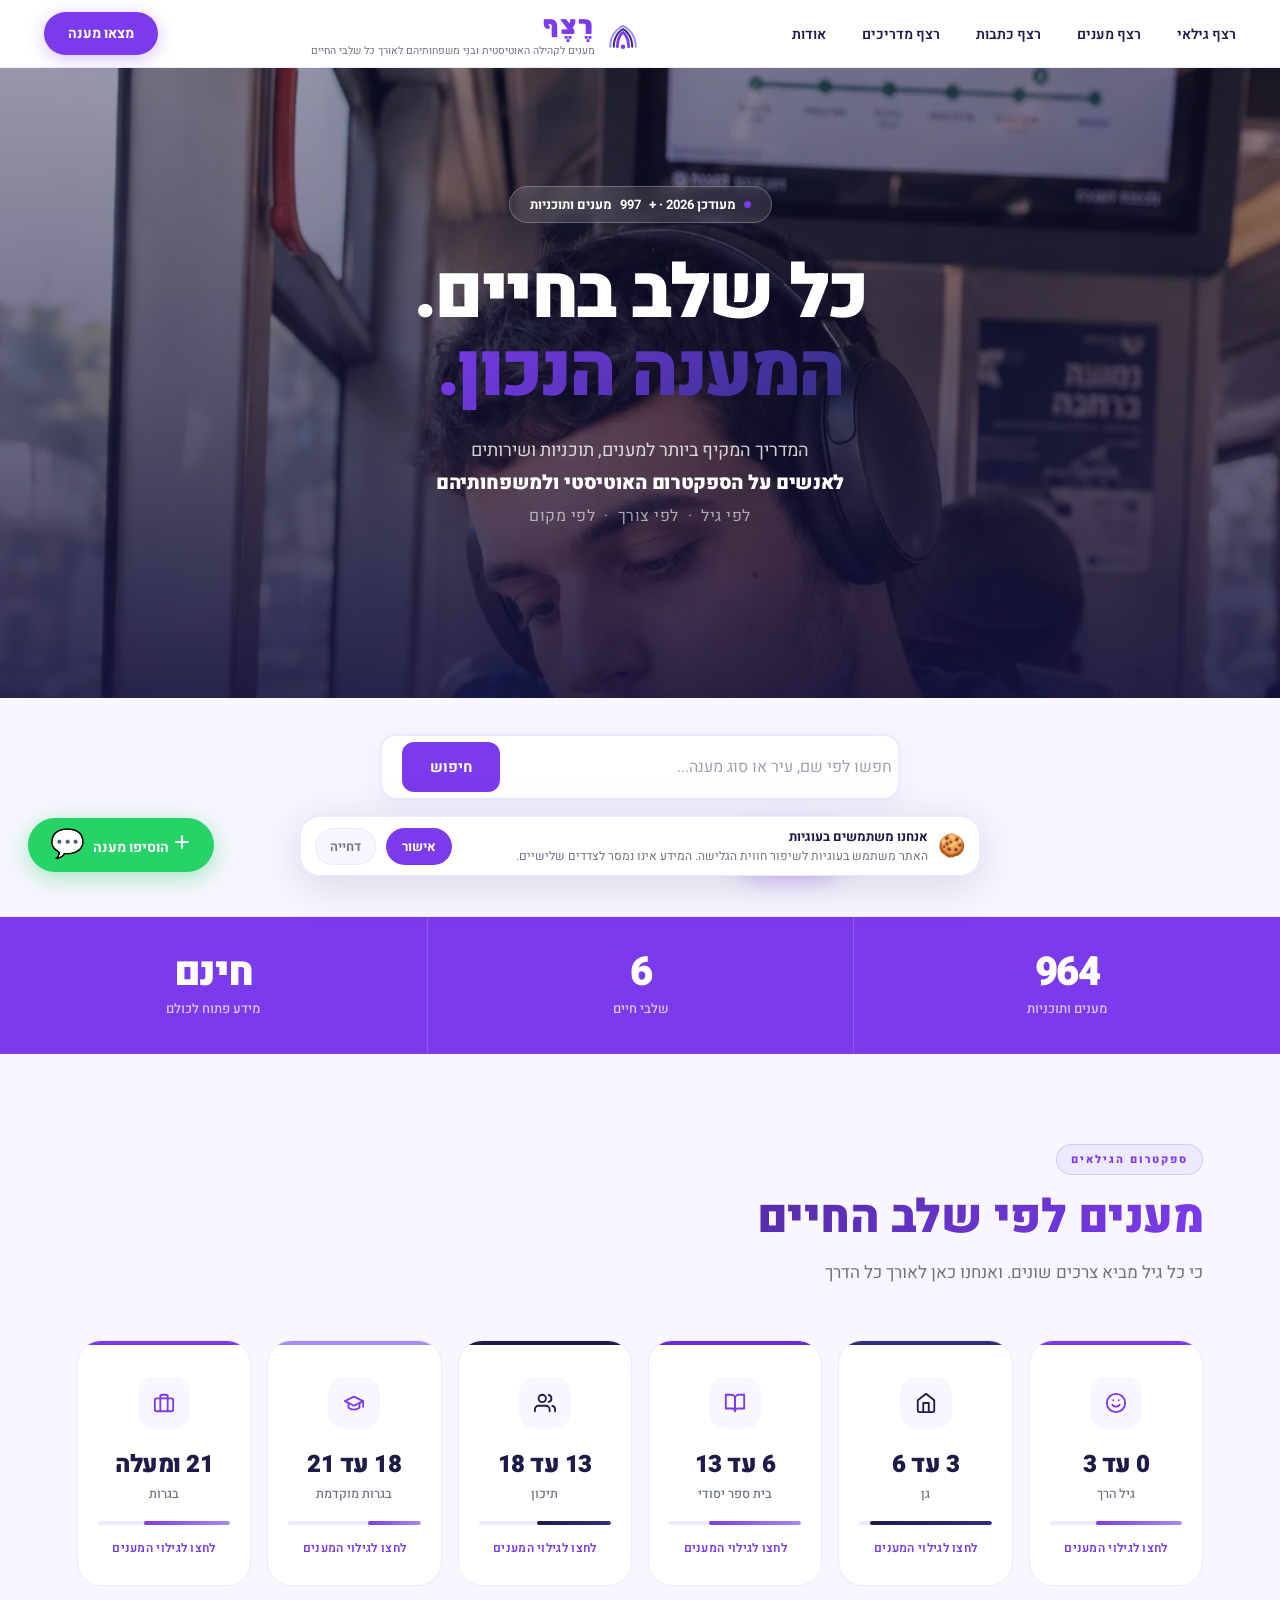
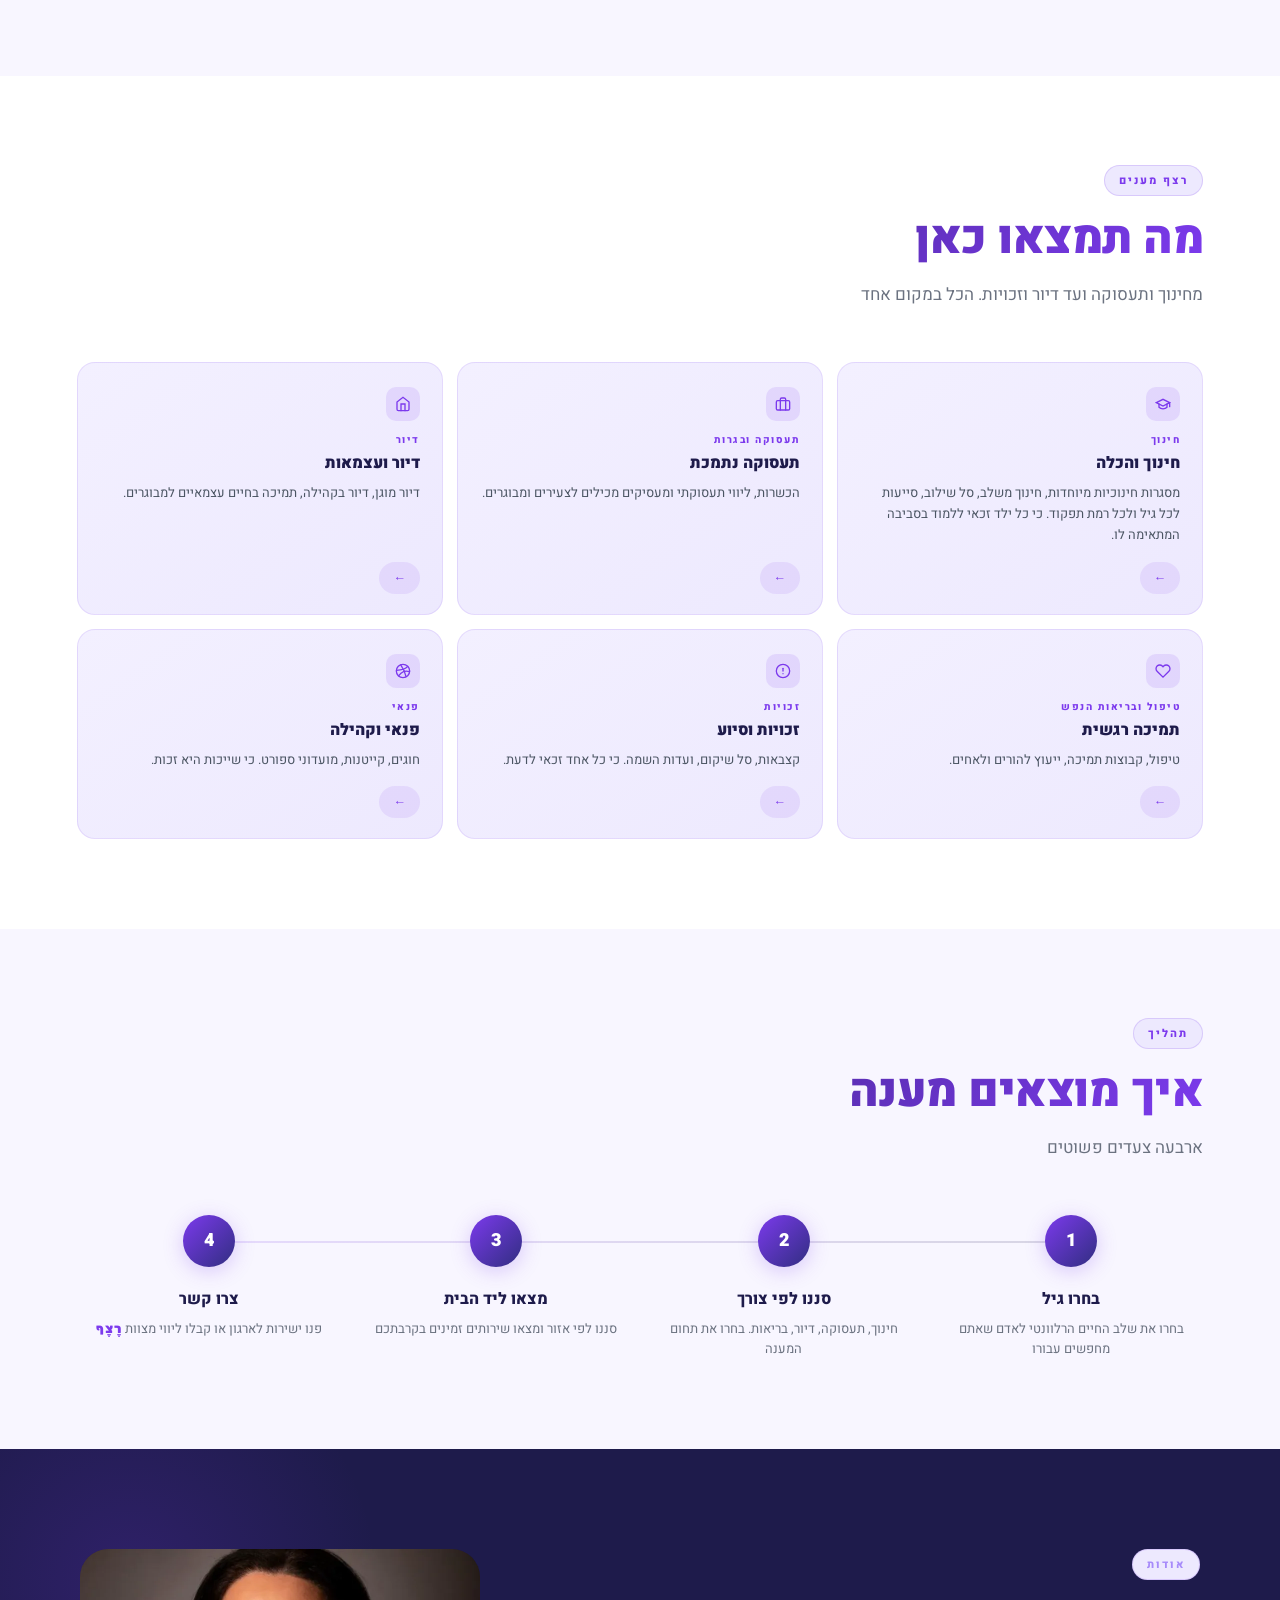
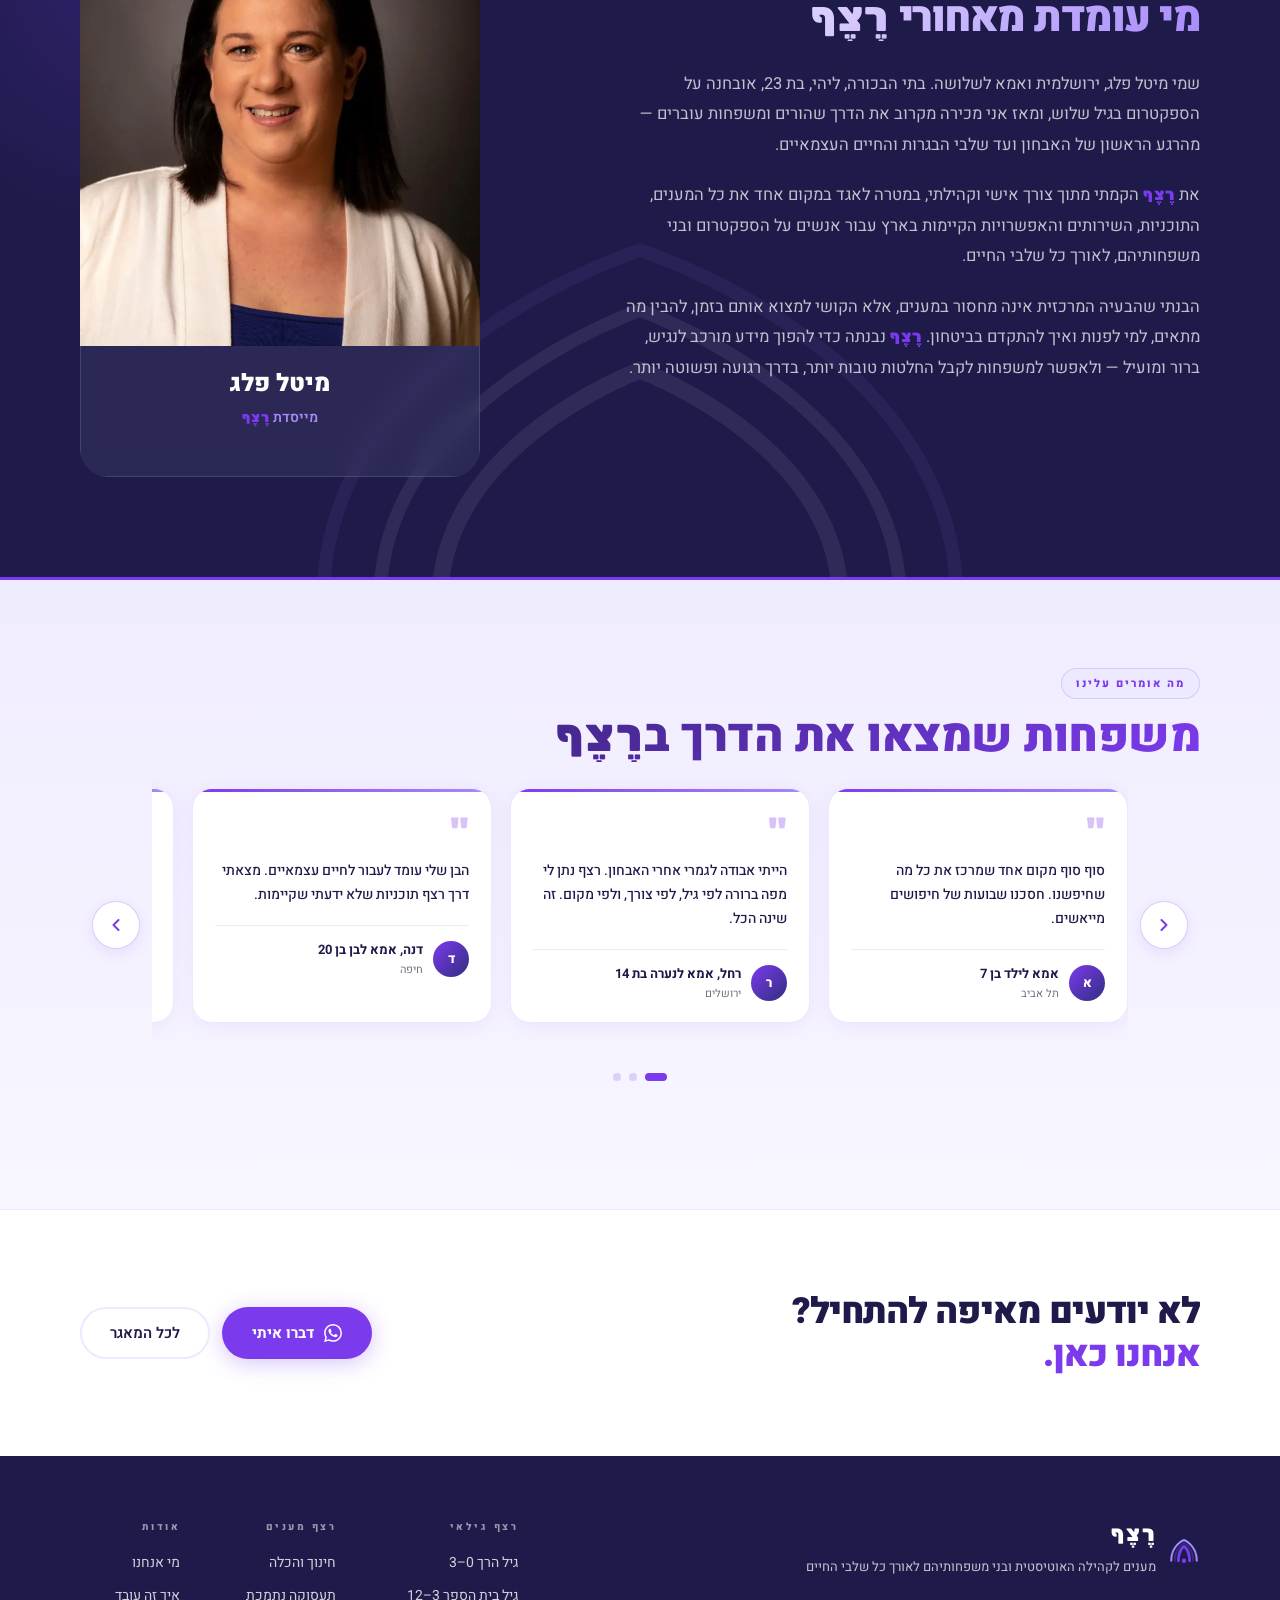
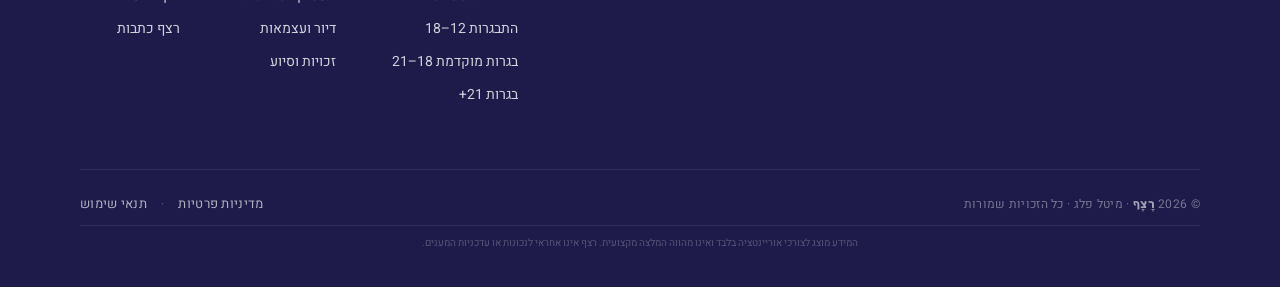
<file: index.html>
<!DOCTYPE html>
<html lang="he" dir="rtl">
<head>
<meta charset="UTF-8"/>
<meta name="viewport" content="width=device-width, initial-scale=1.0, viewport-fit=cover"/>
<title>רצף — מענים לאוטיזם לאורך כל שלבי החיים</title>
<link rel="preconnect" href="https://fonts.googleapis.com"/>
<link rel="preconnect" href="https://fonts.gstatic.com" crossorigin/>
<link rel="stylesheet" href="https://fonts.googleapis.com/css2?family=Heebo:wght@300;400;500;600;700;800;900&family=Rubik:wght@700;800;900&display=swap"/>
<style>
*,*::before,*::after{box-sizing:border-box;margin:0;padding:0}
html{scroll-behavior:smooth;overflow-x:clip}
/* מובייל: גלילה בתוך פאנל/עמוד-מאמרים לא תזלוג לעמוד שמאחור */
#maanim-panel,#articles-page{overscroll-behavior:contain}
body{
  font-family:'Heebo',sans-serif;
  direction:rtl;
  background:#fff;
  color:#1E1B4B;
  overflow-x:hidden;
}

:root{
  --nav-h: 68px;
  --purple:  #7C3AED;
  --purple2: #6D28D9;
  --purple3: #A78BFA;
  --purple-bg: #F8F6FF;
  --purple-bg2: #EDE9FE;
  --navy:    #1E1B4B;
  --navy2:   #312E81;
  --gray:    #6B7280;
  --gray2:   #9CA3AF;
  --border:  #EDE9FE;
  --white:   #FFFFFF;
}

/* ── NAV ── */
nav{
  position:sticky;top:0;z-index:250;
  height:68px;padding:0 clamp(16px,3.4vw,64px);
  display:flex;align-items:center;justify-content:space-between;gap:18px;
  background:rgba(255,255,255,0.97);
  border-bottom:1px solid var(--border);
}

.logo{display:flex;align-items:center;gap:12px;text-decoration:none;min-width:0}
.logo-tag{max-width:min(44vw,420px)}
.logo-name{
  font-family:'Rubik',sans-serif;
  font-size:26px;font-weight:900;
  color:var(--purple);
  letter-spacing:2px;
}
.logo-tag{font-size:10.5px;color:var(--gray);margin-top:2px;font-weight:400}

.nav-links{display:flex;align-items:center;gap:36px;list-style:none}
.nav-links a{text-decoration:none;color:var(--navy);font-size:14px;font-weight:600;transition:color .15s}
.nav-links a:hover{color:var(--purple)}

.nav-btn{
  background:var(--purple)!important;
  color:#fff!important;
  padding:11px 24px;border-radius:100px;
  font-weight:700!important;
  font-size:14px;
  white-space:nowrap;
  box-shadow:0 4px 18px rgba(124,58,237,0.3);
  transition:box-shadow .2s,transform .15s!important;
  text-decoration:none;
}
.nav-btn:hover{
  background:var(--purple2)!important;
  box-shadow:0 6px 26px rgba(124,58,237,0.42)!important;
  transform:translateY(-1px)!important;
}
/* CTA בנאב — מוסתר במובייל, מחליף אותו כפתור ה-nav-cta-btn */
.nav-cta-btn{ flex-shrink:0 }
@media(max-width:768px){.nav-cta-btn{display:none!important}}

/* ── HERO ── */
.hero{
  position:relative;
  height:70vh;
  min-height:500px;
  max-height:750px;
  overflow:hidden;
  background:var(--navy);
  display:flex;
  align-items:center;
  justify-content:center;
}

.hero-image{
  position:absolute;inset:0;
  z-index:0;
}
.hero-slide{
  position:absolute;inset:0;
  opacity:0;
  transition:opacity 1.2s ease-in-out;
}
.hero-slide.active{opacity:1}
.hero-slide img{
  width:100%;height:100%;
  object-fit:cover;
  object-position:center 25%;
  display:block;
}
.hero-image::after{
  content:'';position:absolute;inset:0;z-index:1;
  background:linear-gradient(
    to bottom,
    rgba(20,17,60,0.42) 0%,
    rgba(20,17,60,0.62) 55%,
    rgba(20,17,60,0.88) 100%
  );
}

.hero-content-wrap{
  position:relative;z-index:2;
  display:flex;align-items:center;justify-content:center;
  width:100%;
  padding:60px 40px;
}

.hero-inner{
  max-width:660px;
  text-align:center;
  position:relative;z-index:1;
}

/* ── HERO SEARCH STRIP (מתחת לתמונה) ── */
.hero-search-strip{
  background:var(--purple-bg);
  border-bottom:1px solid var(--border);
  padding:36px 40px 40px;
  text-align:center;
}
.hero-search-strip .hero-search{
  display:flex;align-items:center;
  background:#fff;border:2px solid var(--border);
  border-radius:16px;padding:6px 6px 6px 20px;
  max-width:520px;margin:0 auto 24px;
  box-shadow:0 4px 24px rgba(124,58,237,0.08);
  transition:border-color .2s,box-shadow .2s;
}
.hero-search-strip .hero-search:focus-within{
  border-color:var(--purple);
  box-shadow:0 4px 24px rgba(124,58,237,0.18);
}
.hero-search-strip .hero-search input{
  flex:1;border:none;outline:none;
  font-family:'Heebo',sans-serif;font-size:16px;
  color:var(--navy);background:none;direction:rtl;
}
.hero-search-strip .hero-search input::placeholder{color:var(--gray2)}
.hero-search-strip .hero-search button{
  background:var(--purple);color:#fff;border:none;
  border-radius:12px;padding:14px 28px;
  font-family:'Heebo',sans-serif;font-size:15px;font-weight:700;
  cursor:pointer;transition:background .2s;white-space:nowrap;
}
.hero-search-strip .hero-search button:hover{background:var(--purple2)}

.hero-pill{
  display:inline-flex;align-items:center;gap:8px;
  background:rgba(255,255,255,0.12);
  border:1.5px solid rgba(255,255,255,0.25);
  backdrop-filter:blur(10px);
  border-radius:100px;padding:8px 20px;
  font-size:13px;color:#fff;font-weight:700;
  margin-bottom:32px;
}
.pill-dot{width:7px;height:7px;border-radius:50%;background:var(--purple);animation:blink 2s infinite}
@keyframes blink{0%,100%{opacity:1}50%{opacity:0.25}}

.hero h1{
  font-size:74px;font-weight:900;line-height:1.05;
  letter-spacing:-2.5px;margin-bottom:24px;
  color:#fff;
}
.hero h1 .grad{
  background:linear-gradient(135deg,var(--purple) 0%,var(--navy2) 100%);
  -webkit-background-clip:text;-webkit-text-fill-color:transparent;
}

.hero-sub{
  font-size:18px;color:rgba(255,255,255,0.8);line-height:1.75;
  max-width:520px;margin:0 auto 48px;
}

.hero-search{
  display:flex;align-items:center;
  background:rgba(255,255,255,0.95);border:2px solid rgba(255,255,255,0.3);
  border-radius:16px;padding:6px 6px 6px 20px;
  max-width:500px;margin:0 auto 36px;
  box-shadow:0 4px 24px rgba(124,58,237,0.08);
  transition:border-color .2s,box-shadow .2s;
}
.hero-search:focus-within{
  border-color:var(--purple);
  box-shadow:0 4px 24px rgba(124,58,237,0.18);
}
.hero-search input{
  flex:1;border:none;outline:none;
  font-family:'Heebo',sans-serif;font-size:15px;
  color:var(--navy);background:none;direction:rtl;
}
.hero-search input::placeholder{color:var(--gray2)}
.hero-search button{
  background:var(--purple);color:#fff;border:none;
  border-radius:12px;padding:13px 26px;
  font-family:'Heebo',sans-serif;font-size:14px;font-weight:700;
  cursor:pointer;transition:background .2s;white-space:nowrap;
}
.hero-search button:hover{background:var(--purple2)}

.hero-btns{display:flex;gap:12px;justify-content:center;flex-wrap:wrap}
.btn-main{
  background:var(--purple);color:#fff;
  padding:14px 30px;border-radius:100px;
  font-size:15px;font-weight:700;
  font-family:'Heebo',sans-serif;text-decoration:none;display:inline-block;
  box-shadow:0 4px 22px rgba(124,58,237,0.3);
  transition:background .2s,box-shadow .2s,transform .15s;
}
.btn-main:hover{background:var(--purple2);box-shadow:0 8px 32px rgba(124,58,237,0.38);transform:translateY(-2px)}
.btn-line{
  background:#fff;color:var(--navy);
  border:2px solid var(--border);
  padding:13px 28px;border-radius:100px;
  font-size:15px;font-weight:600;
  font-family:'Heebo',sans-serif;text-decoration:none;display:inline-block;
  transition:border-color .2s,color .2s;
}
.btn-line:hover{border-color:var(--purple);color:var(--purple)}

/* ── STATS ── */
.stats{
  display:grid;grid-template-columns:repeat(3,1fr);
  background:var(--purple);
}
.stat{
  padding:36px 24px;
  text-align:center;border-left:1px solid rgba(255,255,255,0.15);
}
.stat:last-child{border-left:none}
.stat-n{font-size:40px;font-weight:900;letter-spacing:-1.5px;color:#fff;line-height:1;margin-bottom:6px}
.stat-l{font-size:13px;color:rgba(255,255,255,0.75);font-weight:500}

/* ── SHARED SECTION ── */
.sec{padding:96px 80px}
.sec-label{
  display:inline-flex;align-items:center;gap:8px;
  font-size:11px;font-weight:800;
  letter-spacing:2px;text-transform:uppercase;
  color:var(--purple);margin-bottom:18px;
  background:var(--purple-bg2);
  padding:6px 14px;border-radius:100px;
  border:1px solid rgba(124,58,237,0.18);
}
.sec-title{
  font-size:clamp(26px,4vw,46px);font-weight:900;
  letter-spacing:clamp(-0.5px,-0.05em,-2px);line-height:1.1;
  background:linear-gradient(135deg, var(--navy) 0%, var(--purple) 100%);
  -webkit-background-clip:text;-webkit-text-fill-color:transparent;
  background-clip:text;
  margin-bottom:16px;
  word-break:keep-all;
  overflow-wrap:break-word;
}
.sec-sub{font-size:clamp(14px,1.5vw,17px);color:var(--gray);margin-bottom:52px;max-width:480px;line-height:1.7}

/* ── AGES ── */
.ages-sec{background:var(--purple-bg)}

.ages-grid{display:grid;grid-template-columns:repeat(5,1fr);gap:16px}

.age-card{
  background:#fff;border:1.5px solid var(--border);
  border-radius:24px;padding:36px 20px 28px;
  cursor:pointer;position:relative;overflow:hidden;
  text-align:center;
  transition:transform .35s cubic-bezier(.34,1.56,.64,1), box-shadow .35s, border-color .25s;
  transform-origin:center bottom;
}
.age-card:hover{
  transform:translateY(-10px) rotate(-1deg) scale(1.03);
  box-shadow:0 24px 56px rgba(124,58,237,0.18);
  border-color:var(--purple);
}
/* top accent bar */
.age-card::before{
  content:'';position:absolute;
  top:0;left:0;right:0;height:4px;
  border-radius:24px 24px 0 0;
  transition:height .3s;
}
.age-card:hover::before{height:6px}
.ac0::before{background:var(--purple)}
.ac1::before{background:var(--navy2)}
.ac2::before{background:var(--purple2)}
.ac3::before{background:var(--navy)}
.ac4::before{background:var(--purple3)}

.age-icon{
  width:52px;height:52px;margin:0 auto 18px;
  display:flex;align-items:center;justify-content:center;
  border-radius:16px;background:var(--purple-bg);
  transition:transform .35s cubic-bezier(.34,1.56,.64,1), background .25s;
}
.age-card:hover .age-icon{
  transform:rotate(8deg) scale(1.15);
  background:var(--purple-bg2);
}

.age-num{font-size:24px;font-weight:900;letter-spacing:-0.5px;color:var(--navy);margin-bottom:3px}
.age-lbl{font-size:12.5px;color:var(--gray);font-weight:500;margin-bottom:18px}
.age-prog{height:4px;border-radius:100px;background:var(--border);margin-bottom:14px;overflow:hidden}
.age-prog-fill{height:100%;border-radius:100px;transition:width .6s ease;background:linear-gradient(90deg,var(--purple),var(--purple3))}
.ac0 .age-prog-fill{width:65%}
.ac1 .age-prog-fill{width:92%;background:linear-gradient(90deg,var(--navy),var(--navy2))}
.ac2 .age-prog-fill{width:70%}
.ac3 .age-prog-fill{width:56%;background:linear-gradient(90deg,var(--navy),var(--navy2))}
.ac4 .age-prog-fill{width:40%}

.age-cnt{font-size:12px;font-weight:600;color:var(--purple);letter-spacing:0.3px}

/* ── SERVICES ── */
.svc-sec{background:#fff}
.svc-grid{display:grid;grid-template-columns:repeat(3,1fr);gap:14px}

.svc-card{
  background:linear-gradient(145deg,#f3f0ff 0%,#ede9fe 100%);
  border:1.5px solid rgba(124,58,237,0.12);
  border-radius:18px;
  padding:24px 22px 20px;
  display:flex;flex-direction:column;
  position:relative;overflow:hidden;
  transition:transform .25s,box-shadow .25s,border-color .25s,background .25s;
  cursor:pointer;
}
.svc-card::before{
  content:'';position:absolute;
  top:0;right:0;width:100%;height:3px;
  background:linear-gradient(90deg,var(--purple),var(--purple3));
  border-radius:18px 18px 0 0;
  opacity:0;transition:opacity .25s;
}
.svc-card:hover::before{opacity:1}
.svc-card:hover{
  transform:translateY(-5px);
  box-shadow:0 16px 40px rgba(124,58,237,0.16);
  border-color:var(--purple3);
  background:linear-gradient(145deg,#ede9fe 0%,#e8e2fd 100%);
}

.svc-ico{
  width:34px;height:34px;border-radius:10px;
  display:flex;align-items:center;justify-content:center;
  margin-bottom:12px;
  background:rgba(124,58,237,0.12);
  box-shadow:none;
}
.svc-ico svg{width:16px;height:16px;stroke:var(--purple)}
.svc-tag{
  font-size:10px;font-weight:800;letter-spacing:1.5px;
  text-transform:uppercase;color:var(--purple);
  margin-bottom:6px;display:block;
}
.svc-card h3{font-size:16px;font-weight:900;color:var(--navy);margin-bottom:8px;line-height:1.3}
.svc-card p{font-size:13px;color:#4B5563;line-height:1.65;margin-bottom:16px;flex:1}
.svc-link{
  font-size:12.5px;font-weight:700;color:var(--purple);
  text-decoration:none;transition:all .15s;
  display:inline-flex;align-items:center;gap:4px;
  margin-top:auto;
  background:rgba(124,58,237,0.1);
  padding:7px 14px;border-radius:100px;
  width:fit-content;
}
.svc-link:hover{background:var(--purple);color:#fff}

/* ── HOW ── */
.how-sec{background:var(--purple-bg)}
.steps{display:grid;grid-template-columns:repeat(4,1fr);gap:24px;position:relative}
.steps::before{
  content:'';position:absolute;top:26px;right:12%;left:12%;
  height:2px;background:linear-gradient(90deg,var(--purple),var(--navy));opacity:0.15;
}
.step{text-align:center;padding:0 12px;position:relative;z-index:1}
.step-num{
  width:52px;height:52px;border-radius:50%;
  background:linear-gradient(135deg,var(--purple),var(--navy2));
  color:#fff;font-size:18px;font-weight:900;
  display:flex;align-items:center;justify-content:center;
  margin:0 auto 20px;
  box-shadow:0 4px 20px rgba(124,58,237,0.25);
  transition:box-shadow .25s,transform .25s;
}
.step:hover .step-num{box-shadow:0 8px 24px rgba(124,58,237,0.32);transform:scale(1.06)}
.step h4{font-size:16px;font-weight:800;color:var(--navy);margin-bottom:8px}
.step p{font-size:13px;color:var(--gray);line-height:1.55}

/* ── TESTIMONIALS ── */
.testimonials-sec{
  background:linear-gradient(180deg,#f0ecff 0%,#f8f6ff 100%);
  padding:88px 0 80px;
  overflow:hidden;
  border-top:3px solid var(--purple);
}
.testimonials-sec .sec-label{color:var(--purple);display:inline-flex;margin-bottom:12px}
.testimonials-sec .sec-title{margin-bottom:8px}
.testimonials-sec .sec-header{padding:0 80px;margin-bottom:48px}

/* carousel */
.tcarousel-wrap{
  position:relative;
  padding:0 72px;
}
.tscroll-outer{
  position:relative;
  width:100%;
  overflow:hidden;
  padding:12px 0 20px;
}
.tscroll-track{
  display:flex;
  flex-direction:row;
  gap:18px;
  padding:6px 0;
  transition:transform .4s cubic-bezier(.4,0,.2,1);
}
.tcarousel-btn{
  position:absolute;top:50%;transform:translateY(-50%);
  width:48px;height:48px;border-radius:50%;
  background:#fff;border:1.5px solid rgba(124,58,237,0.25);
  color:var(--purple);cursor:pointer;
  display:flex;align-items:center;justify-content:center;
  box-shadow:0 4px 16px rgba(124,58,237,0.12);
  transition:background .2s,box-shadow .2s,border-color .2s;
  z-index:2;
}
.tcarousel-btn:hover{background:var(--purple);color:#fff;box-shadow:0 6px 24px rgba(124,58,237,0.25);border-color:var(--purple)}
.tcarousel-btn:disabled{opacity:0.3;cursor:default;pointer-events:none}
.tcarousel-btn.prev{right:12px}
.tcarousel-btn.next{left:12px}
.tcarousel-dots{
  display:flex;justify-content:center;gap:8px;margin-top:24px;
}
.tcarousel-dot{
  width:8px;height:8px;border-radius:50%;
  background:rgba(124,58,237,0.2);
  transition:background .2s,width .2s;
  cursor:pointer;border:none;padding:0;
}
.tcarousel-dot.active{background:var(--purple);width:22px;border-radius:4px}

.tcard{
  flex:0 0 300px;
  background:#fff;
  border:1.5px solid rgba(124,58,237,0.12);
  border-radius:20px;
  padding:24px 22px 20px;
  height:auto;
  text-align:right;
  direction:rtl;
  box-shadow:0 4px 20px rgba(124,58,237,0.08);
  transition:transform .2s,box-shadow .2s,border-color .2s;
  cursor:default;
  position:relative;
  overflow:hidden;
}
.tcard::before{
  content:'';
  position:absolute;top:0;right:0;left:0;height:3px;
  background:linear-gradient(90deg,var(--purple),var(--purple3));
}
.tcard:hover{
  transform:translateY(-4px);
  box-shadow:0 14px 40px rgba(124,58,237,0.15);
  border-color:var(--purple3);
}
.tcard-quote{
  font-size:36px;line-height:1;
  color:var(--purple);
  margin-bottom:10px;
  font-family:'Rubik',sans-serif;font-weight:900;
  opacity:0.3;
}
.tcard-text{
  font-size:14px;font-weight:500;line-height:1.7;
  color:var(--navy);
  margin-bottom:18px;
}
.tcard-who{
  display:flex;align-items:center;gap:10px;
  padding-top:14px;
  border-top:1px solid var(--border);
}
.tcard-avatar{
  width:36px;height:36px;border-radius:50%;
  background:linear-gradient(135deg,var(--purple),var(--navy2));
  display:flex;align-items:center;justify-content:center;
  font-size:13px;font-weight:800;color:#fff;flex-shrink:0;
}
.tcard-name{font-size:13px;font-weight:700;color:var(--navy)}
.tcard-sub{font-size:11px;color:var(--gray);margin-top:2px}

/* ── ARTICLES ── */
.articles-sec{background:#fff;padding:96px 80px}
.articles-grid{display:grid;grid-template-columns:repeat(3,1fr);gap:24px}

.article-card{
  background:#fff;border:1.5px solid var(--border);
  border-radius:24px;overflow:hidden;
  cursor:pointer;
  transition:transform .25s,box-shadow .25s,border-color .25s;
  display:flex;flex-direction:column;
}
.article-card:hover{
  transform:translateY(-6px);
  box-shadow:0 20px 52px rgba(124,58,237,0.12);
  border-color:var(--purple3);
}
.article-img{
  width:100%;height:200px;
  background:linear-gradient(135deg,var(--purple-bg2) 0%,var(--purple-bg) 100%);
  display:flex;align-items:center;justify-content:center;
  position:relative;overflow:hidden;
  flex-shrink:0;
}
.article-img-placeholder{
  opacity:0.25;
}
.article-tag{
  position:absolute;top:14px;right:14px;
  background:var(--purple);color:#fff;
  font-size:11px;font-weight:800;letter-spacing:1px;
  padding:5px 12px;border-radius:100px;
}
.article-body{padding:24px 24px 20px;flex:1;display:flex;flex-direction:column}
.article-title{
  font-size:18px;font-weight:900;color:var(--navy);
  line-height:1.35;margin-bottom:10px;
}
.article-desc{
  font-size:14px;color:var(--gray);line-height:1.65;
  flex:1;margin-bottom:18px;
}
.article-read{
  display:inline-flex;align-items:center;gap:6px;
  font-size:13px;font-weight:700;color:var(--purple);
  background:var(--purple-bg);
  border:none;cursor:pointer;
  padding:10px 18px;border-radius:100px;
  transition:background .2s,color .2s;
  font-family:'Heebo',sans-serif;
  align-self:flex-start;
}
.article-read:hover{background:var(--purple-bg2)}

/* Modal */
.article-modal-overlay{
  position:fixed;inset:0;z-index:9999;
  background:rgba(20,17,60,0.75);
  backdrop-filter:blur(6px);
  display:none;align-items:center;justify-content:center;
  padding:24px;
}
.article-modal-overlay.open{display:flex;animation:modalFadeIn .3s}
@keyframes modalFadeIn{from{opacity:0}to{opacity:1}}
.article-modal{
  background:#fff;border-radius:28px;
  max-width:740px;width:100%;
  max-height:88vh;overflow-y:auto;
  padding:48px 52px;
  position:relative;
}
.article-modal-overlay.open .article-modal{animation:modalSlideUp .35s cubic-bezier(.4,0,.2,1)}
@keyframes modalSlideUp{from{transform:translateY(24px)}to{transform:translateY(0)}}
.modal-close{
  position:sticky;top:0;float:left;
  background:var(--purple-bg2);border:none;
  width:36px;height:36px;border-radius:50%;
  cursor:pointer;font-size:18px;font-weight:700;
  color:var(--purple);display:flex;align-items:center;justify-content:center;
  margin-bottom:16px;
  font-family:'Heebo',sans-serif;
}
.modal-close:hover{background:var(--purple);color:#fff}
.modal-tag{
  display:inline-block;
  background:var(--purple);color:#fff;
  font-size:11px;font-weight:800;letter-spacing:1px;
  padding:5px 14px;border-radius:100px;
  margin-bottom:20px;
}
.modal-title{
  font-size:28px;font-weight:900;color:var(--navy);
  line-height:1.25;margin-bottom:24px;letter-spacing:-0.5px;
}
.modal-body{font-size:15.5px;color:#374151;line-height:1.85;direction:rtl}
.modal-body h3{
  font-size:18px;font-weight:800;color:var(--navy);
  margin:28px 0 12px;
}
.modal-body p{margin-bottom:16px}
.modal-body ul{padding-right:20px;margin-bottom:16px}
.modal-body ul li{margin-bottom:6px}
.modal-body .modal-keywords{
  display:flex;flex-wrap:wrap;gap:8px;margin:20px 0;
}
.modal-body .modal-keywords span{
  background:var(--purple-bg2);color:var(--purple);
  font-size:12px;font-weight:600;
  padding:5px 12px;border-radius:100px;
}

/* ── CTA ── */
.cta-band{
  background:#fff;padding:80px;
  display:flex;align-items:center;justify-content:space-between;gap:40px;
  border-top:1px solid var(--border);
}
.cta-band h2{font-size:36px;font-weight:900;letter-spacing:-1px;max-width:460px;line-height:1.2;color:var(--navy)}
.cta-band h2 span{color:var(--purple)}
.cta-btns{display:flex;gap:12px;flex-shrink:0}

/* ── FOOTER ── */
footer{background:var(--navy);padding:64px 80px 36px}
.ft{
  display:flex;justify-content:space-between;align-items:flex-start;
  gap:48px;margin-bottom:52px;
}
.ft-logo-wrap{display:flex;flex-direction:column;gap:8px}
.ft-name{font-size:22px;font-weight:900;color:#fff}
.ft-tag{font-size:13px;color:rgba(255,255,255,0.75);margin-top:2px;line-height:1.5}
.ft-desc{font-size:13px;color:rgba(255,255,255,0.6);line-height:1.7}

.ft-cols{display:flex;gap:56px}
.fc{min-width:100px}
.fc h5{
  font-size:10px;font-weight:800;letter-spacing:2.5px;
  text-transform:uppercase;color:rgba(255,255,255,0.55);
  margin-bottom:18px;
}
.fc a{
  display:block;color:rgba(255,255,255,0.8);
  text-decoration:none;font-size:14px;margin-bottom:12px;
  transition:color .15s;
}
.fc a:hover{color:#fff}
.ft-bottom{
  border-top:1px solid rgba(255,255,255,0.08);
  padding-top:24px;font-size:12px;
  color:rgba(255,255,255,0.4);
  letter-spacing:0.3px;
}

/* פוטר מובייל — עיצוב שונה לחלוטין */
.ft-mobile{display:none;background:var(--navy)}
@media(max-width:768px){
  .tcard{flex:0 0 calc(100vw - 48px)!important;min-width:0}
  .tcard-text{font-size:13px}
  .tcarousel-wrap{padding:0 16px}
  .tcarousel-btn{width:40px;height:40px;top:auto;bottom:-56px;transform:none}
  .tcarousel-btn.prev{right:auto;left:calc(50% - 52px)}
  .tcarousel-btn.next{left:auto;right:calc(50% - 52px)}
  .tscroll-outer{padding:12px 0 8px}
  .tcarousel-dots{margin-top:68px}
  .ft-desktop{display:none!important}
  .ft-mobile{display:block}
  footer{padding:10px 16px max(8px, env(safe-area-inset-bottom))}
}
.ft-mini-nav{
  display:flex;align-items:center;justify-content:center;gap:20px;margin-bottom:7px;
}
.ft-mini-link{font-size:11.5px;color:rgba(255,255,255,0.5);text-decoration:none;font-weight:500;transition:color .15s;}
.ft-mini-link:active{color:#fff}
.ft-mini-wa{display:inline-flex;align-items:center;color:#4ade80;opacity:0.7;text-decoration:none;transition:opacity .15s;}
.ft-mini-wa:active{opacity:1}
.ft-mini-copy{font-size:10px;color:rgba(255,255,255,0.22);text-align:center;}
.ft-mini-copy a{color:rgba(255,255,255,0.32);text-decoration:none;}

.logo-svg{width:32px;height:32px;flex-shrink:0}

/* ── FOOTER LEGAL ── */
.ft-bottom{display:flex;align-items:center;justify-content:space-between;flex-wrap:wrap;gap:12px}
.ft-legal-links{display:flex;gap:14px;align-items:center}
.ft-legal-a{color:rgba(255,255,255,0.65);text-decoration:none;font-size:13px;transition:color .2s}
.ft-legal-a:hover{color:#fff}

/* ── ADD MAAN FLOATING BTN ── */
#add-maan-btn{
  position:fixed;bottom:28px;left:28px;z-index:400;
  display:inline-flex;align-items:center;gap:8px;
  background:#25D366;color:#fff;
  padding:13px 22px;border-radius:100px;
  font-family:'Heebo',sans-serif;font-size:14px;font-weight:700;
  text-decoration:none;
  box-shadow:0 6px 24px rgba(37,211,102,0.4);
  transition:transform .2s,box-shadow .2s;
}
#add-maan-btn:hover{transform:translateY(-3px);box-shadow:0 10px 32px rgba(37,211,102,0.5)}

/* ── ABOUT ── */
.about-sec{
  background:var(--navy);
  padding:100px 80px;
  position:relative;
  overflow:hidden;
}
.about-sec::before{
  content:'';position:absolute;
  top:-120px;left:-120px;
  width:500px;height:500px;
  background:radial-gradient(circle,rgba(124,58,237,0.18) 0%,transparent 70%);
  pointer-events:none;
}
.about-inner{
  display:grid;
  grid-template-columns:1fr 400px;
  gap:64px;
  align-items:stretch;
  position:relative;z-index:1;
}
.about-text .sec-label{color:var(--purple3);margin-bottom:14px}
.about-text .sec-title{
  font-size:42px;font-weight:900;letter-spacing:-1.5px;
  background:linear-gradient(135deg,#fff 0%,var(--purple3) 100%);
  -webkit-background-clip:text;-webkit-text-fill-color:transparent;
  background-clip:text;
  margin-bottom:28px;line-height:1.1;
}
.about-text p{
  font-size:16.5px;color:rgba(255,255,255,0.72);line-height:1.85;
  margin-bottom:20px;max-width:580px;
}
.about-text p:last-child{margin-bottom:0}

.about-founder-card{
  background:rgba(255,255,255,0.06);
  border:1.5px solid rgba(255,255,255,0.12);
  border-radius:28px;padding:40px 32px;
  text-align:center;
  backdrop-filter:blur(12px);
}
.about-avatar{
  width:90px;height:90px;
  border-radius:50%;margin:0 auto 20px;
  background:linear-gradient(135deg,var(--purple),var(--navy2));
  display:flex;align-items:center;justify-content:center;
  font-size:32px;font-weight:900;color:#fff;
  border:3px solid rgba(167,139,250,0.4);
}
.about-name{
  font-size:24px;font-weight:900;color:#fff;
  margin-bottom:6px;
}
.about-role{
  font-size:14px;color:var(--purple3);font-weight:600;
  margin-bottom:24px;
}
.about-tags{display:flex;flex-direction:column;gap:8px}
.about-tags span{
  background:rgba(124,58,237,0.25);
  border:1px solid rgba(124,58,237,0.4);
  color:rgba(255,255,255,0.85);
  font-size:12.5px;font-weight:600;
  padding:8px 16px;border-radius:100px;
}

/* ── ARC MOTIF — מוטיב קשתות הלוגו ── */

/* SVG קשתות כ-divider בין סקשנים */
.arc-divider{
  display:block;
  width:100%;
  overflow:hidden;
  line-height:0;
  margin:0;
}
.arc-divider svg{display:block;width:100%}

/* קשת דקורטיבית גדולה ברקע סקשן */
.arc-bg{
  position:absolute;
  pointer-events:none;
  opacity:0.06;
}

/* קו accent מעל כותרות סקשן */
.sec-arc{
  display:block;
  margin-bottom:20px;
}

/* קשת קטנה בכרטיסי שירותים */
.svc-card .card-arc{
  position:absolute;
  top:-2px;right:20px;
  opacity:0.18;
}

/* ages — top accent arc */
.ages-sec{position:relative;overflow:hidden}
.ages-sec .arc-bg{top:-60px;right:-80px;width:340px;height:340px}


/* ─── */
/* שם המותג — בכל מקום שמוזכר */
.brand{
  font-family:'Rubik',sans-serif;
  font-weight:900;
  color:var(--purple);
  letter-spacing:1px;
}

/* ══════════════════════════════════════
   FLUID TYPOGRAPHY — גדל/קטן עם המסך
══════════════════════════════════════ */
.hero h1       { font-size: clamp(30px, 6vw, 74px) }
.sec-title     { font-size: clamp(24px, 4vw, 46px); letter-spacing: clamp(-0.5px,-0.1em,0px) }
.about-text .sec-title { font-size: clamp(22px, 3.5vw, 42px) }
.cta-band h2   { font-size: clamp(20px, 3vw, 36px) }
.stat-n        { font-size: clamp(28px, 4vw, 40px) }
.sec           { padding: clamp(48px,7vw,96px) clamp(16px,6vw,80px) }

/* ══ NAV HAMBURGER ══ */
.nav-hamburger{
  display:none;flex-direction:column;justify-content:center;gap:5px;
  background:none;border:none;cursor:pointer;
  padding:10px 8px;z-index:110;
  -webkit-tap-highlight-color:transparent;
}
.nav-hamburger span{
  display:block;width:23px;height:2.5px;
  background:var(--navy);border-radius:2px;
  transition:transform .28s ease,opacity .2s ease;
  transform-origin:center;
}
.nav-hamburger.open span:nth-child(1){transform:translateY(7.5px) rotate(45deg)}
.nav-hamburger.open span:nth-child(2){opacity:0;transform:scaleX(0)}
.nav-hamburger.open span:nth-child(3){transform:translateY(-7.5px) rotate(-45deg)}

/* ══ MOBILE SLIDE-DOWN MENU ══ */
.nav-mobile-menu{
  position:fixed;
  top:var(--nav-h,60px);right:0;left:0;
  z-index:300;
  background:#fff;
  border-top:1px solid var(--border);
  flex-direction:column;
  display:none;
  max-height:calc(100vh - var(--nav-h,60px));
  overflow-y:auto;
  box-shadow:0 12px 40px rgba(20,17,60,0.12);
  transform:translateY(-8px);
  opacity:0;
  transition:transform .28s cubic-bezier(.4,0,.2,1), opacity .22s ease;
}
.nav-mobile-menu.open{
  display:flex;
  transform:translateY(0);
  opacity:1;
}
.nav-mobile-menu a{
  display:flex;align-items:center;
  padding:16px 24px;
  font-size:16px;font-weight:700;color:var(--navy);
  text-decoration:none;
  border-bottom:1px solid var(--border);
  transition:color .15s,background .15s,padding-right .15s;
  -webkit-tap-highlight-color:transparent;
}
.nav-mobile-menu a:active{background:var(--purple-bg);color:var(--purple)}
.nav-mobile-menu a.nav-mobile-cta{
  margin:16px 16px 20px;
  border:none;border-radius:100px;
  background:var(--purple);color:#fff!important;
  justify-content:center;
  box-shadow:0 4px 18px rgba(124,58,237,0.3);
  padding:15px 24px;
}
.nav-mobile-menu a.nav-mobile-cta:active{background:var(--purple2)}

/* ══ TABLET 769–1024 ══ */
@media(min-width:769px) and (max-width:1024px){
  nav{padding:0 32px}
  .nav-links{gap:20px}
  .nav-links a{font-size:13px}
  .about-inner{grid-template-columns:1fr 320px;gap:40px}
  .ages-grid{grid-template-columns:repeat(3,1fr)!important;gap:14px}
  .svc-grid{grid-template-columns:repeat(3,1fr)}
  .articles-grid{grid-template-columns:repeat(2,1fr)}
  footer{padding:10px 16px max(8px, env(safe-area-inset-bottom))}
  .ft-cols{gap:32px}
}

/* ══ MOBILE ≤768 ══ */
@media(max-width:768px){
  :root{--nav-h:60px}

  /* NAV */
  nav{padding:0 16px;height:60px}
  .logo-tag{font-size:8px;line-height:1.3;max-width:150px}
  .logo-name{font-size:20px}
  .nav-links{display:none}
  .nav-hamburger{display:flex!important}

  /* HERO */
  .hero{height:auto;min-height:260px;padding:0}
  .hero-content-wrap{padding:40px 20px 32px}
  .hero-inner{max-width:100%}
  .hero-pill{font-size:11px;padding:6px 14px;margin-bottom:16px}
  .hero h1{margin-bottom:12px;line-height:1.1}
  .hero-sub{font-size:14px;line-height:1.6;margin-bottom:0;max-width:100%}
  .hero-btns{display:none}

  /* SEARCH STRIP */
  .hero-search-strip{padding:18px 16px 20px}
  .hero-search-strip .hero-search{
    border-radius:14px;margin-bottom:0;
    padding:5px 5px 5px 12px;
  }
  /* 16px ומעלה — מתחת לזה ספארי iOS עושה זום אוטומטי לכל העמוד בפוקוס */
  .hero-search-strip .hero-search input{font-size:16px}
  #maanim-region,#maanim-kupa{font-size:16px!important}
  .hero-search-strip .hero-search button{padding:12px 18px;font-size:14px;border-radius:10px}
  .hero-btns{display:flex;gap:5px;margin-top:12px;flex-wrap:nowrap;justify-content:center}
  .hero-btns .btn-main,.hero-btns .btn-line{padding:9px 11px;font-size:11.5px;border-radius:100px;white-space:nowrap;flex-shrink:0}

  /* STATS — 3 בשורה, קומפקטי */
  .stats{flex-wrap:nowrap}
  .stat{flex:1;padding:18px 6px}
  .stat-n{font-size:24px;margin-bottom:3px}
  .stat-l{font-size:10px}

  /* SEC */
  .sec-sub{font-size:14px;max-width:100%;margin-bottom:28px;line-height:1.6}
  .testimonials-sec .sec-header{padding:0 16px}

  /* AGES — 2 עמודות, scroll אופקי במסכים קטנים */
  .ages-grid{
    grid-template-columns:repeat(2,1fr)!important;
    gap:10px;
  }
  .age-card{padding:18px 12px 14px;border-radius:16px}
  .age-icon{width:38px;height:38px;border-radius:12px;margin-bottom:12px}
  .age-num{font-size:16px}
  .age-lbl{font-size:11px;margin-bottom:12px}
  .age-cnt{font-size:12px}

  /* SERVICES — 2 עמודות */
  .svc-grid{grid-template-columns:1fr 1fr!important;gap:8px}
  .svc-card{padding:12px 10px 10px;border-radius:12px}
  .svc-ico{width:32px;height:32px;margin-bottom:10px}
  .svc-card h3{font-size:12px;margin-bottom:3px}
  .svc-card p{display:none}
  .svc-link{font-size:11.5px}

  /* HOW — 2×2 */
  .steps{grid-template-columns:1fr 1fr;gap:20px}
  .steps::before{display:none}
  .step-num{width:44px;height:44px;font-size:16px;margin-bottom:14px}
  .step h4{font-size:14px}
  .step p{font-size:12px}

  /* TESTIMONIALS */
  .tcard{flex:0 0 260px;padding:20px 18px}
  .tcard-text{font-size:13.5px}

  /* ABOUT */
  .about-sec{padding:56px 16px}
  .about-inner{grid-template-columns:1fr;gap:28px}
  .about-founder-card{border-radius:20px!important}
  .about-founder-card img{height:240px!important;border-radius:20px 20px 0 0!important}
  .about-text p{font-size:14.5px;line-height:1.7}

  /* ARTICLES */
  .articles-sec{padding:56px 16px}
  .articles-grid{grid-template-columns:1fr!important;gap:14px}
  .article-img{height:170px}

  /* CTA */
  .cta-band{
    padding:40px 16px;
    flex-direction:column;gap:20px;
    text-align:right;
  }
  .cta-band h2{max-width:100%;line-height:1.25}
  .cta-btns{flex-wrap:wrap;gap:8px}
  .cta-btns .btn-main,.cta-btns .btn-line{flex:1;text-align:center;min-width:120px;padding:10px 16px;font-size:14px}
  .cta-band{padding:32px 20px!important}
  .cta-band h2{font-size:20px!important}

  /* FOOTER */
  footer{padding:10px 16px max(8px, env(safe-area-inset-bottom))}
  .ft{flex-direction:column;gap:24px;margin-bottom:28px}
  .ft-cols{flex-direction:column;gap:20px}
  .ft-bottom{flex-direction:column;align-items:flex-start;gap:8px;font-size:11px}
  .ft-legal-links{gap:10px}

  /* FLOATING BTN */
  #add-maan-btn{bottom:90px;left:16px;padding:0;border-radius:50%;width:48px;height:48px;justify-content:center;font-size:26px;background:transparent;box-shadow:none;border:none}
  #add-maan-btn .add-maan-label{display:none}
  .add-maan-desktop{display:none}
  .add-maan-mobile{display:block}
  .add-maan-mobile{display:block}

  /* MAANIM PANEL */
  #maanim-panel{width:100vw!important;border-radius:0!important}
  #maanim-panel > div:first-child{padding:14px 16px 12px!important}
  #maanim-content{padding:16px 16px!important}
  .mcat-card{padding:14px 16px;gap:14px}
  .mcat-name{font-size:15px}
  .mitem-card{padding:16px 16px}
  .mitem-name{font-size:15px}

  /* ARTICLE MODAL */
  .article-modal{padding:28px 20px;border-radius:20px}
  .modal-title{font-size:22px}
  .modal-body{font-size:14.5px}
}

/* ══ XS ≤390 ══ */
@media(max-width:390px){
  .ages-grid{grid-template-columns:1fr 1fr!important}
  .svc-grid{grid-template-columns:1fr!important;gap:8px}
  .steps{grid-template-columns:1fr;gap:14px}
  .stat-n{font-size:20px}
  .stat-l{font-size:9.5px}
}

/* ══ STEP LINKS ══ */
.step-link{
  text-decoration:none;
  display:block;
  color:inherit;
  cursor:pointer;
  border-radius:16px;
  transition:transform .25s,background .2s;
  padding:20px 16px;
  margin:-20px -16px;
}
.step-link:hover{
  background:rgba(255,255,255,0.7);
  transform:translateY(-4px);
}
.step-link:hover .step-num{
  box-shadow:0 8px 24px rgba(124,58,237,0.32);
  transform:scale(1.06);
}
.step-num{transition:box-shadow .25s,transform .25s}
.step-cta{
  display:none;
  margin-top:10px;
  font-size:13px;font-weight:700;
  color:var(--purple);
  background:none;
  padding:0;
  border-radius:0;
  transition:color .15s,letter-spacing .15s;
}
.step-link:hover .step-cta{
  color:var(--purple2);
  letter-spacing:0.3px;
}
@media(max-width:768px){
  .step-link{padding:16px 12px;margin:-16px -12px}
  .step-link:hover{transform:none;background:none}
  .step-link:active{background:rgba(255,255,255,0.8)}
  .step-cta{font-size:12px}
}

/* ══ TOUCH IMPROVEMENTS ══ */
@media(hover:none){
  .age-card:hover{transform:none;box-shadow:none;border-color:var(--border)}
  .svc-card:hover{transform:none;box-shadow:none}
  .mcat-card:hover{transform:none;box-shadow:none}
  .age-card:active{transform:scale(0.97);border-color:var(--purple)}
  .svc-card:active{transform:scale(0.97)}
  .mcat-card:active{border-color:var(--purple);background:var(--purple-bg)}
  .article-card:active{transform:scale(0.98)}
  .btn-main:active{transform:scale(0.96)}
  .btn-line:active{transform:scale(0.96)}
}

@media(min-width:769px){
  .nav-hamburger{display:none!important}
  .nav-mobile-menu{display:none!important}
}
</style>
</head>
<body>
<link rel="preload" as="image" href="hero4.webp" fetchpriority="high"/>
<!-- קובץ-המענים (500KB) נטען עצל אחרי המסך הראשון — לא כאן. הזרקה: ensureMaanimData -->


<!-- SKIP LINK — נגישות -->
<a href="#main-content" class="skip-link">דלג לתוכן הראשי</a>

<!-- NAV -->
<nav>
  <!-- המבורגר — שמאל במובייל -->
  <button class="nav-hamburger" id="nav-hamburger" onclick="toggleMobileMenu()" aria-label="תפריט">
    <span></span><span></span><span></span>
  </button>

  <!-- לינקים — מסך רחב בלבד -->
  <ul class="nav-links">
    <li><a href="#ages" onclick="closeArticlesPage()">רצף גילאי</a></li>
    <li><a href="#svc" onclick="closeArticlesPage()">רצף מענים</a></li>
    <li><a href="#articles" onclick="toggleArticles(event)">רצף כתבות</a></li>
    <li><a href="guides/index.html">רצף מדריכים</a></li>
    <li><a href="#about" onclick="closeArticlesPage()">אודות</a></li>
  </ul>

  <!-- לוגו — מרכז תמיד -->
  <a href="#" class="logo" onclick="closeArticlesPage();return false;">
    <svg class="logo-svg" viewBox="0 0 40 40" fill="none">
      <path d="M4 36 C4 16 20 10 20 10 C20 10 36 16 36 36" stroke="#A78BFA" stroke-width="2.5" stroke-linecap="round" fill="none"/>
      <path d="M8.5 36 C8.5 19 20 14 20 14 C20 14 31.5 19 31.5 36" stroke="#312E81" stroke-width="2.5" stroke-linecap="round" fill="none"/>
      <path d="M13 36 C13 22 20 18 20 18 C20 18 27 22 27 36" stroke="#7C3AED" stroke-width="3.5" stroke-linecap="round" fill="none"/>
      <circle cx="20" cy="36" r="2.8" fill="#7C3AED"/>
    </svg>
    <div>
      <div class="logo-name">רֶצֶף</div>
      <div class="logo-tag">מענים לקהילה האוטיסטית ובני משפחותיהם לאורך כל שלבי החיים</div>
    </div>
  </a>

  <!-- CTA — ימין תמיד -->
  <a href="#ages" class="nav-btn nav-cta-btn" onclick="closeArticlesPage()">מצאו מענה</a>
</nav>

<!-- תפריט מובייל -->
<div class="nav-mobile-menu" id="nav-mobile-menu">
  <a href="#ages" onclick="closeMobileMenu();closeArticlesPage()">
    <svg width="18" height="18" viewBox="0 0 24 24" fill="none" stroke="currentColor" stroke-width="2" stroke-linecap="round"><circle cx="12" cy="8" r="4"/><path d="M4 20c0-4 3.6-7 8-7s8 3 8 7"/></svg>
    רצף גילאי
  </a>
  <a href="#svc" onclick="closeMobileMenu();closeArticlesPage()">
    <svg width="18" height="18" viewBox="0 0 24 24" fill="none" stroke="currentColor" stroke-width="2" stroke-linecap="round"><rect x="3" y="3" width="7" height="7" rx="1"/><rect x="14" y="3" width="7" height="7" rx="1"/><rect x="3" y="14" width="7" height="7" rx="1"/><rect x="14" y="14" width="7" height="7" rx="1"/></svg>
    רצף מענים
  </a>
  <a href="#articles" onclick="closeMobileMenu();toggleArticles(event)">
    <svg width="18" height="18" viewBox="0 0 24 24" fill="none" stroke="currentColor" stroke-width="2" stroke-linecap="round"><path d="M4 6h16M4 12h16M4 18h10"/></svg>
    רצף כתבות
  </a>
  <a href="guides/index.html" onclick="closeMobileMenu()">
    <svg width="18" height="18" viewBox="0 0 24 24" fill="none" stroke="currentColor" stroke-width="2" stroke-linecap="round" stroke-linejoin="round"><path d="M4 19.5A2.5 2.5 0 0 1 6.5 17H20"/><path d="M6.5 2H20v20H6.5A2.5 2.5 0 0 1 4 19.5v-15A2.5 2.5 0 0 1 6.5 2z"/></svg>
    רצף מדריכים
  </a>
  <a href="#about" onclick="closeMobileMenu();closeArticlesPage()">
    <svg width="18" height="18" viewBox="0 0 24 24" fill="none" stroke="currentColor" stroke-width="2" stroke-linecap="round"><circle cx="12" cy="12" r="10"/><line x1="12" y1="8" x2="12" y2="12"/><line x1="12" y1="16" x2="12.01" y2="16"/></svg>
    אודות
  </a>
  <a href="#ages" class="nav-mobile-cta" onclick="closeMobileMenu()">מצאו מענה ←</a>
</div>

<!-- HERO -->
<section class="hero" id="main-content">
  <!-- תמונה -->
  <div class="hero-image" id="heroSlideshow">
    <div class="hero-slide active"><img src="hero4.webp" fetchpriority="high" decoding="async" alt="" style="object-position:center 20%"/></div>
    <div class="hero-slide"><img data-src="hero5.webp" decoding="async" alt="" style="object-position:center 20%"/></div>
    <div class="hero-slide"><img data-src="hero6.webp" decoding="async" alt="" style="object-position:center 20%"/></div>
    <div class="hero-slide"><img data-src="hero7.webp" decoding="async" alt="" style="object-position:center 20%"/></div>
  </div>

  <!-- תוכן -->
  <div class="hero-content-wrap">
  <div class="hero-inner">
    <div class="hero-pill">
      <span class="pill-dot"></span>
      מעודכן 2026 · +<span id="hero-count">997</span> מענים ותוכניות
    </div>

    <h1>
      כל שלב בחיים.<br/>
      <span class="grad">המענה הנכון.</span>
    </h1>

    <p class="hero-sub">
      המדריך המקיף ביותר למענים, תוכניות ושירותים<br>
      <strong style="color:#fff;font-weight:900;font-size:1.08em;letter-spacing:-0.3px">לאנשים על הספקטרום האוטיסטי ולמשפחותיהם</strong><br>
      <span style="opacity:0.75;font-size:0.88em;letter-spacing:0.5px">לפי גיל &nbsp;·&nbsp; לפי צורך &nbsp;·&nbsp; לפי מקום</span>
    </p>

  </div>
  </div>
</section>

<!-- HERO SEARCH STRIP -->
<div class="hero-search-strip">
  <div class="hero-search">
    <input type="text" id="hero-search-input" placeholder="חפשו לפי שם, עיר או סוג מענה..." aria-label="חיפוש מענים" onkeydown="if(event.key==='Enter')doSearch()"/>
    <button onclick="doSearch()" aria-label="חפש">חיפוש</button>
  </div>
  <div class="hero-btns">
    <a href="#ages" class="btn-main">לפי גיל</a>
    <a href="#svc" class="btn-line">תחומי מענה</a>
    <a href="#how" class="btn-line">איך זה עובד</a>
  </div>
</div>

<!-- STATS -->
<div class="stats" id="stats-section">
  <div class="stat"><div class="stat-n" id="stat-count" data-target="997">0</div><div class="stat-l">מענים ותוכניות</div></div>
  <div class="stat"><div class="stat-n" data-target="6">0</div><div class="stat-l">שלבי חיים</div></div>
  <div class="stat"><div class="stat-n stat-free" style="opacity:0;transition:opacity 0.8s 0.6s">חינם</div><div class="stat-l">מידע פתוח לכולם</div></div>
</div>

<!-- AGES -->
<section class="sec ages-sec" id="ages">
  <div class="sec-label">ספקטרום הגילאים</div>
  <div class="sec-title">מענים לפי שלב החיים</div>
  <div class="sec-sub">כי כל גיל מביא צרכים שונים. ואנחנו כאן לאורך כל הדרך</div>

  <div class="ages-grid" style="grid-template-columns:repeat(6,1fr)">
    <div class="age-card ac0" onclick="openMaanim('0-3')">
      <div class="age-icon">
        <svg width="22" height="22" viewBox="0 0 24 24" fill="none" stroke="#7C3AED" stroke-width="2" stroke-linecap="round" stroke-linejoin="round">
          <circle cx="12" cy="12" r="10"/><path d="M8 14s1.5 2 4 2 4-2 4-2"/><line x1="9" y1="9" x2="9.01" y2="9"/><line x1="15" y1="9" x2="15.01" y2="9"/>
        </svg>
      </div>
      <div class="age-num">0 עד 3</div>
      <div class="age-lbl">גיל הרך</div>
      <div class="age-prog"><div class="age-prog-fill"></div></div>
      <div class="age-cnt" data-age="0-3"><span>512</span> מענים</div>
    </div>
    <div class="age-card ac1" onclick="openMaanim('3-6')">
      <div class="age-icon">
        <svg width="22" height="22" viewBox="0 0 24 24" fill="none" stroke="#1E1B4B" stroke-width="2" stroke-linecap="round" stroke-linejoin="round">
          <path d="M3 9l9-7 9 7v11a2 2 0 0 1-2 2H5a2 2 0 0 1-2-2z"/><polyline points="9 22 9 12 15 12 15 22"/>
        </svg>
      </div>
      <div class="age-num">3 עד 6</div>
      <div class="age-lbl">גן</div>
      <div class="age-prog"><div class="age-prog-fill"></div></div>
      <div class="age-cnt" data-age="3-6"><span>547</span> מענים</div>
    </div>
    <div class="age-card ac2" onclick="openMaanim('6-13')">
      <div class="age-icon">
        <svg width="22" height="22" viewBox="0 0 24 24" fill="none" stroke="#7C3AED" stroke-width="2" stroke-linecap="round" stroke-linejoin="round">
          <path d="M2 3h6a4 4 0 0 1 4 4v14a3 3 0 0 0-3-3H2z"/><path d="M22 3h-6a4 4 0 0 0-4 4v14a3 3 0 0 1 3-3h7z"/>
        </svg>
      </div>
      <div class="age-num">6 עד 13</div>
      <div class="age-lbl">בית ספר יסודי</div>
      <div class="age-prog"><div class="age-prog-fill"></div></div>
      <div class="age-cnt" data-age="6-13"><span>614</span> מענים</div>
    </div>
    <div class="age-card ac3" onclick="openMaanim('13-18')">
      <div class="age-icon">
        <svg width="22" height="22" viewBox="0 0 24 24" fill="none" stroke="#1E1B4B" stroke-width="2" stroke-linecap="round" stroke-linejoin="round">
          <path d="M17 21v-2a4 4 0 0 0-4-4H5a4 4 0 0 0-4 4v2"/><circle cx="9" cy="7" r="4"/>
          <path d="M23 21v-2a4 4 0 0 0-3-3.87"/><path d="M16 3.13a4 4 0 0 1 0 7.75"/>
        </svg>
      </div>
      <div class="age-num">13 עד 18</div>
      <div class="age-lbl">תיכון</div>
      <div class="age-prog"><div class="age-prog-fill"></div></div>
      <div class="age-cnt" data-age="13-18"><span>607</span> מענים</div>
    </div>
    <div class="age-card ac4" onclick="openMaanim('18-21')">
      <div class="age-icon">
        <svg width="22" height="22" viewBox="0 0 24 24" fill="none" stroke="#7C3AED" stroke-width="2" stroke-linecap="round" stroke-linejoin="round">
          <path d="M22 10v6M2 10l10-5 10 5-10 5z"/><path d="M6 12v5c3 3 9 3 12 0v-5"/>
        </svg>
      </div>
      <div class="age-num">18 עד 21</div>
      <div class="age-lbl">בגרות מוקדמת</div>
      <div class="age-prog"><div class="age-prog-fill"></div></div>
      <div class="age-cnt" data-age="18-21"><span>618</span> מענים</div>
    </div>
    <div class="age-card ac0" onclick="openMaanim('21+')">
      <div class="age-icon">
        <svg width="22" height="22" viewBox="0 0 24 24" fill="none" stroke="#7C3AED" stroke-width="2" stroke-linecap="round" stroke-linejoin="round">
          <rect x="2" y="7" width="20" height="14" rx="2"/><path d="M16 21V5a2 2 0 0 0-2-2h-4a2 2 0 0 0-2 2v16"/>
        </svg>
      </div>
      <div class="age-num">21 ומעלה</div>
      <div class="age-lbl">בגרות</div>
      <div class="age-prog"><div class="age-prog-fill"></div></div>
      <div class="age-cnt" data-age="21+"><span>687</span> מענים</div>
    </div>
  </div>
</section>

<!-- SERVICES -->
<section class="sec svc-sec" id="svc">
  <div class="sec-label">רצף מענים</div>
  <div class="sec-title">מה תמצאו כאן</div>
  <div class="sec-sub">מחינוך ותעסוקה ועד דיור וזכויות. הכל במקום אחד</div>

  <div class="svc-grid">
    <div class="svc-card" style="cursor:pointer">
      <div class="svc-ico">
        <svg width="22" height="22" viewBox="0 0 24 24" fill="none" stroke="#7C3AED" stroke-width="2" stroke-linecap="round"><path d="M22 10v6M2 10l10-5 10 5-10 5z"/><path d="M6 12v5c3 3 9 3 12 0v-5"/></svg>
      </div>
      <span class="svc-tag">חינוך</span>
      <h3>חינוך והכלה</h3>
      <p>מסגרות חינוכיות מיוחדות, חינוך משלב, סל שילוב, סייעות לכל גיל ולכל רמת תפקוד. כי כל ילד זכאי ללמוד בסביבה המתאימה לו.</p>
      <a href="#" class="svc-link" onclick="event.preventDefault();openMaanimByCategory('מסגרות חינוך')">←</a>
    </div>
    <div class="svc-card" style="cursor:pointer" onclick="openMaanimByCategory('שירותים לבוגרים')">
      <div class="svc-ico">
        <svg width="22" height="22" viewBox="0 0 24 24" fill="none" stroke="#7C3AED" stroke-width="2" stroke-linecap="round"><rect x="2" y="7" width="20" height="14" rx="2"/><path d="M16 21V5a2 2 0 0 0-2-2h-4a2 2 0 0 0-2 2v16"/></svg>
      </div>
      <span class="svc-tag">תעסוקה ובגרות</span>
      <h3>תעסוקה נתמכת</h3>
      <p>הכשרות, ליווי תעסוקתי ומעסיקים מכילים לצעירים ומבוגרים.</p>
      <a href="#" class="svc-link" onclick="event.stopPropagation();event.preventDefault();openMaanimByCategory('שירותים לבוגרים')">←</a>
    </div>
    <div class="svc-card" style="cursor:pointer" onclick="openMaanimByCategory('שירותים לבוגרים')">
      <div class="svc-ico">
        <svg width="22" height="22" viewBox="0 0 24 24" fill="none" stroke="#7C3AED" stroke-width="2" stroke-linecap="round"><path d="M3 9l9-7 9 7v11a2 2 0 0 1-2 2H5a2 2 0 0 1-2-2z"/><polyline points="9 22 9 12 15 12 15 22"/></svg>
      </div>
      <span class="svc-tag">דיור</span>
      <h3>דיור ועצמאות</h3>
      <p>דיור מוגן, דיור בקהילה, תמיכה בחיים עצמאיים למבוגרים.</p>
      <a href="#" class="svc-link" onclick="event.stopPropagation();event.preventDefault();openMaanimByCategory('שירותים לבוגרים')">←</a>
    </div>
    <div class="svc-card" style="cursor:pointer" onclick="openMaanimByCategory('טיפולים ומטפלים')">
      <div class="svc-ico">
        <svg width="22" height="22" viewBox="0 0 24 24" fill="none" stroke="#7C3AED" stroke-width="2" stroke-linecap="round"><path d="M20.84 4.61a5.5 5.5 0 0 0-7.78 0L12 5.67l-1.06-1.06a5.5 5.5 0 0 0-7.78 7.78l1.06 1.06L12 21.23l7.78-7.78 1.06-1.06a5.5 5.5 0 0 0 0-7.78z"/></svg>
      </div>
      <span class="svc-tag">טיפול ובריאות הנפש</span>
      <h3>תמיכה רגשית</h3>
      <p>טיפול, קבוצות תמיכה, ייעוץ להורים ולאחים.</p>
      <a href="#" class="svc-link" onclick="event.stopPropagation();event.preventDefault();openMaanimByCategory('טיפולים ומטפלים')">←</a>
    </div>
    <div class="svc-card" style="cursor:pointer" onclick="openMaanimByCategory('זכויות ורווחה')">
      <div class="svc-ico">
        <svg width="22" height="22" viewBox="0 0 24 24" fill="none" stroke="#7C3AED" stroke-width="2" stroke-linecap="round"><circle cx="12" cy="12" r="10"/><line x1="12" y1="8" x2="12" y2="12"/><line x1="12" y1="16" x2="12.01" y2="16"/></svg>
      </div>
      <span class="svc-tag">זכויות</span>
      <h3>זכויות וסיוע</h3>
      <p>קצבאות, סל שיקום, ועדות השמה. כי כל אחד זכאי לדעת.</p>
      <a href="#" class="svc-link" onclick="event.stopPropagation();event.preventDefault();openMaanimByCategory('זכויות ורווחה')">←</a>
    </div>
    <div class="svc-card" style="cursor:pointer" onclick="openMaanimByCategory('קייטנות ופנאי')">
      <div class="svc-ico">
        <svg width="22" height="22" viewBox="0 0 24 24" fill="none" stroke="#7C3AED" stroke-width="2" stroke-linecap="round"><circle cx="12" cy="12" r="10"/><path d="M8.56 2.75c4.37 6.03 6.02 9.42 8.03 17.72m2.54-15.38c-3.72 4.35-8.94 5.66-16.88 5.85m19.5 1.9c-3.5-.93-6.63-.82-8.94 0-2.58.92-5.01 2.86-7.44 6.32"/></svg>
      </div>
      <span class="svc-tag">פנאי</span>
      <h3>פנאי וקהילה</h3>
      <p>חוגים, קייטנות, מועדוני ספורט. כי שייכות היא זכות.</p>
      <a href="#" class="svc-link" onclick="event.stopPropagation();event.preventDefault();openMaanimByCategory('קייטנות ופנאי')">←</a>
    </div>
  </div>
</section>

<!-- HOW -->
<section class="sec how-sec" id="how">
  <div class="sec-label">תהליך</div>
  <div class="sec-title">איך מוצאים מענה</div>
  <div class="sec-sub">ארבעה צעדים פשוטים</div>
  <div class="steps">
    <div class="step step-link" onclick="document.getElementById('ages').scrollIntoView({behavior:'smooth'})" role="button" tabindex="0">
      <div class="step-num">1</div>
      <h4>בחרו גיל</h4>
      <p>בחרו את שלב החיים הרלוונטי לאדם שאתם מחפשים עבורו</p>
      <span class="step-cta">לכרטיסי הגיל ←</span>
    </div>
    <div class="step step-link" onclick="document.getElementById('svc').scrollIntoView({behavior:'smooth'})" role="button" tabindex="0">
      <div class="step-num">2</div>
      <h4>סננו לפי צורך</h4>
      <p>חינוך, תעסוקה, דיור, בריאות. בחרו את תחום המענה</p>
      <span class="step-cta">לתחומי המענה ←</span>
    </div>
    <div class="step step-link" onclick="openMaanim(null)" role="button" tabindex="0">
      <div class="step-num">3</div>
      <h4>מצאו ליד הבית</h4>
      <p>סננו לפי אזור ומצאו שירותים זמינים בקרבתכם</p>
      <span class="step-cta">לחיפוש לפי אזור ←</span>
    </div>
    <div class="step step-link" onclick="window.open('https://wa.me/972536256653?text=שלום%20מיטל%2C%20אשמח%20לעזרה%20במציאת%20מענה','_blank')" role="button" tabindex="0">
      <div class="step-num">4</div>
      <h4>צרו קשר</h4>
      <p>פנו ישירות לארגון או קבלו ליווי מצוות <span class="brand">רֶצֶף</span></p>
      <span class="step-cta">וואטסאפ למיטל ←</span>
    </div>
  </div>
</section>

<!-- ABOUT -->
<section class="about-sec" id="about">
  <!-- arc watermark ענק ברקע -->
  <svg style="position:absolute;bottom:-40px;left:50%;transform:translateX(-50%);width:700px;height:400px;opacity:0.07;pointer-events:none;z-index:0" viewBox="0 0 200 120" fill="none">
    <path d="M5 115 C5 40 100 10 100 10 C100 10 195 40 195 115" stroke="#A78BFA" stroke-width="4" stroke-linecap="round" fill="none"/>
    <path d="M22 115 C22 55 100 28 100 28 C100 28 178 55 178 115" stroke="white" stroke-width="4" stroke-linecap="round" fill="none"/>
    <path d="M40 115 C40 68 100 46 100 46 C100 46 160 68 160 115" stroke="white" stroke-width="5" stroke-linecap="round" fill="none"/>
    <circle cx="100" cy="115" r="6" fill="white"/>
  </svg>
  <div class="about-inner">
    <div class="about-text">
      <div class="sec-label">אודות</div>
      <div class="sec-title">מי עומדת מאחורי <span class="brand">רֶצֶף</span></div>
      <p>שמי מיטל פלג, ירושלמית ואמא לשלושה. בתי הבכורה, ליהי, בת 23, אובחנה על הספקטרום בגיל שלוש, ומאז אני מכירה מקרוב את הדרך שהורים ומשפחות עוברים — מהרגע הראשון של האבחון ועד שלבי הבגרות והחיים העצמאיים.</p>
      <p>את <span class="brand">רֶצֶף</span> הקמתי מתוך צורך אישי וקהילתי, במטרה לאגד במקום אחד את כל המענים, התוכניות, השירותים והאפשרויות הקיימות בארץ עבור אנשים על הספקטרום ובני משפחותיהם, לאורך כל שלבי החיים.</p>
      <p>הבנתי שהבעיה המרכזית אינה מחסור במענים, אלא הקושי למצוא אותם בזמן, להבין מה מתאים, למי לפנות ואיך להתקדם בביטחון. <span class="brand">רֶצֶף</span> נבנתה כדי להפוך מידע מורכב לנגיש, ברור ומועיל — ולאפשר למשפחות לקבל החלטות טובות יותר, בדרך רגועה ופשוטה יותר.</p>
    </div>
    <div class="about-founder-card" style="padding:0;overflow:hidden;background:transparent;border:none;display:flex;flex-direction:column;">
      <img src="mital.webp" loading="lazy" decoding="async" alt="מיטל פלג" style="width:100%;flex:1;min-height:280px;object-fit:cover;object-position:center top;display:block;border-radius:24px 24px 0 0;"/>
      <div style="padding:20px 24px 24px;background:rgba(255,255,255,0.06);border:1.5px solid rgba(255,255,255,0.12);border-top:none;border-radius:0 0 24px 24px;text-align:center;flex-shrink:0;">
        <div class="about-name">מיטל פלג</div>
        <div class="about-role">מייסדת <span class="brand">רֶצֶף</span></div>
      </div>
    </div>
  </div>
</section>

<!-- TESTIMONIALS -->
<section class="testimonials-sec">
  <div class="sec-header">
    <div class="sec-label">מה אומרים עלינו</div>
    <div class="sec-title">משפחות שמצאו את הדרך ב<span style="font-family:'Rubik',sans-serif;letter-spacing:2px">רֶצֶף</span></div>

  <div class="tcarousel-wrap">
    <button class="tcarousel-btn prev" onclick="tCarousel(-1)" aria-label="הקודם">
      <svg width="20" height="20" viewBox="0 0 24 24" fill="none" stroke="currentColor" stroke-width="2.5" stroke-linecap="round" stroke-linejoin="round" aria-hidden="true"><polyline points="9 18 15 12 9 6"/></svg>
    </button>
    <button class="tcarousel-btn next" onclick="tCarousel(1)" aria-label="הבא">
      <svg width="20" height="20" viewBox="0 0 24 24" fill="none" stroke="currentColor" stroke-width="2.5" stroke-linecap="round" stroke-linejoin="round" aria-hidden="true"><polyline points="15 18 9 12 15 6"/></svg>
    </button>
    <div class="tscroll-outer">
      <div class="tscroll-track" id="tscrollTrack">
        <div class="tcard"><div class="tcard-quote">"</div><div class="tcard-text">סוף סוף מקום אחד שמרכז את כל מה שחיפשנו. חסכנו שבועות של חיפושים מייאשים.</div><div class="tcard-who"><div class="tcard-avatar">א</div><div><div class="tcard-name">אמא לילד בן 7</div><div class="tcard-sub">תל אביב</div></div></div></div>
        <div class="tcard"><div class="tcard-quote">"</div><div class="tcard-text">הייתי אבודה לגמרי אחרי האבחון. רצף נתן לי מפה ברורה לפי גיל, לפי צורך, ולפי מקום. זה שינה הכל.</div><div class="tcard-who"><div class="tcard-avatar">ר</div><div><div class="tcard-name">רחל, אמא לנערה בת 14</div><div class="tcard-sub">ירושלים</div></div></div></div>
        <div class="tcard"><div class="tcard-quote">"</div><div class="tcard-text">הבן שלי עומד לעבור לחיים עצמאיים. מצאתי דרך רצף תוכניות שלא ידעתי שקיימות.</div><div class="tcard-who"><div class="tcard-avatar">ד</div><div><div class="tcard-name">דנה, אמא לבן בן 20</div><div class="tcard-sub">חיפה</div></div></div></div>
        <div class="tcard"><div class="tcard-quote">"</div><div class="tcard-text">כמטפלת, אני ממליצה על רצף להורים. הם חוסכים זמן יקר ומוצאים שירותים שמתאימים בדיוק.</div><div class="tcard-who"><div class="tcard-avatar">מ</div><div><div class="tcard-name">מיכל, מטפלת התנהגותית</div><div class="tcard-sub">ראשון לציון</div></div></div></div>
        <div class="tcard"><div class="tcard-quote">"</div><div class="tcard-text">קיבלתי אבחון בגיל 32. חיפשתי תמיכה לבוגרים ולא מצאתי כלום עד שנכנסתי לרצף. יש מקום גם לנו.</div><div class="tcard-who"><div class="tcard-avatar">י</div><div><div class="tcard-name">יונתן, על הספקטרום</div><div class="tcard-sub">באר שבע</div></div></div></div>
        <div class="tcard"><div class="tcard-quote">"</div><div class="tcard-text">הילדה שלנו אובחנה בגיל 5. תוך יומיים מצאנו גן מתאים, מרפאה ומסגרת שעות. לא ידעתי שזה אפשרי.</div><div class="tcard-who"><div class="tcard-avatar">נ</div><div><div class="tcard-name">נועה ואמיר</div><div class="tcard-sub">פתח תקווה</div></div></div></div>
        <div class="tcard"><div class="tcard-quote">"</div><div class="tcard-text">סוף סוף הבנתי מה הזכויות שמגיעות לנו. המידע היה ברור, מסודר ולא מכריע.</div><div class="tcard-who"><div class="tcard-avatar">ש</div><div><div class="tcard-name">שרה, אמא לבת בת 9</div><div class="tcard-sub">נתניה</div></div></div></div>
      </div>
    </div>
    <div class="tcarousel-dots" id="tcarouselDots"></div>
  </div>
</section>

<!-- ARTICLES PAGE (מחוץ לזרימה) -->
<div id="articles-page" style="display:none;position:fixed;top:var(--nav-h,68px);inset-inline:0;bottom:0;z-index:200;background:#fff;overflow-y:auto;">
<section class="articles-sec" id="articles">
  <div class="sec-label">רצף כתבות</div>
  <div class="sec-title">כתבות ומאמרים</div>
  <div class="sec-sub">מידע מקצועי, סיפורי הורים וכלים מעשיים לאורך כל הדרך</div>

  <div class="articles-grid">

    <!-- כתבה 4 -->
    <div class="article-card" onclick="openArticle('a4')">
      <div class="article-img" style="position:relative;overflow:hidden;background:#1e3a5f">
        <img loading="lazy" decoding="async" src="https://images.unsplash.com/photo-1450101499163-c8848c66ca85?w=680&q=80&auto=format&fit=crop" alt="מסמכים וזכויות" style="position:absolute;inset:0;width:100%;height:100%;object-fit:cover;object-position:center"/>
        <div style="position:absolute;inset:0;background:linear-gradient(160deg,rgba(30,58,95,0.55) 0%,rgba(29,78,216,0.45) 100%)"></div>
        <span class="article-tag">קצבאות וזכויות</span>
      </div>
      <div class="article-body">
        <div class="article-title">קצבת ילד נכה לילדים עם אוטיזם: מדריך להורים</div>
        <div class="article-desc">מהי קצבת ילד נכה, מי זכאי, אילו מסמכים להגיש ומה חשוב לדעת לפני שפונים לביטוח לאומי.</div>
        <button class="article-read">קראו את הכתבה ←</button>
      </div>
    </div>

    <!-- כתבה 5 -->
    <div class="article-card" onclick="openArticle('a5')">
      <div class="article-img" style="position:relative;overflow:hidden;background:#064e3b">
        <img loading="lazy" decoding="async" src="https://images.unsplash.com/photo-1509062522246-3755977927d7?w=680&q=80&auto=format&fit=crop" alt="ועדת זכאות וחינוך" style="position:absolute;inset:0;width:100%;height:100%;object-fit:cover;object-position:center 30%"/>
        <div style="position:absolute;inset:0;background:linear-gradient(160deg,rgba(6,78,59,0.6) 0%,rgba(5,150,105,0.4) 100%)"></div>
        <span class="article-tag">חינוך</span>
      </div>
      <div class="article-body">
        <div class="article-title">ועדת זכאות ואפיון לילדים עם אוטיזם: איך מתכוננים נכון?</div>
        <div class="article-desc">מה מטרת הוועדה, אילו מסמכים להביא, מה חשוב לומר ואיך מגיעים ממקום בטוח.</div>
        <button class="article-read">קראו את הכתבה ←</button>
      </div>
    </div>

    <!-- כתבה 6 -->
    <div class="article-card" onclick="openArticle('a6')">
      <div class="article-img" style="position:relative;overflow:hidden;background:#4a1942">
        <img loading="lazy" decoding="async" src="https://images.unsplash.com/photo-1503454537195-1dcabb73ffb9?w=680&q=80&auto=format&fit=crop" alt="ילד בגן ובית ספר" style="position:absolute;inset:0;width:100%;height:100%;object-fit:cover;object-position:center 20%"/>
        <div style="position:absolute;inset:0;background:linear-gradient(160deg,rgba(74,25,66,0.55) 0%,rgba(126,34,206,0.4) 100%)"></div>
        <span class="article-tag">חינוך</span>
      </div>
      <div class="article-body">
        <div class="article-title">גן תקשורת או שילוב: איך לבחור מסגרת לילד עם אוטיזם?</div>
        <div class="article-desc">הורים מתלבטים בין גן תקשורת לשילוב. מדריך שיעזור להבין מה מתאים לילד שלכם.</div>
        <button class="article-read">קראו את הכתבה ←</button>
      </div>
    </div>

    <!-- כתבה 7 -->
    <div class="article-card" onclick="openArticle('a7')">
      <div class="article-img" style="position:relative;overflow:hidden;background:#7c2d12">
        <img loading="lazy" decoding="async" src="https://images.unsplash.com/photo-1576091160550-2173dba999ef?w=680&q=80&auto=format&fit=crop" alt="טיפול פרא-רפואי" style="position:absolute;inset:0;width:100%;height:100%;object-fit:cover;object-position:center 30%"/>
        <div style="position:absolute;inset:0;background:linear-gradient(160deg,rgba(124,45,18,0.55) 0%,rgba(194,65,12,0.4) 100%)"></div>
        <span class="article-tag">טיפולים</span>
      </div>
      <div class="article-body">
        <div class="article-title">טיפולים פרא רפואיים לילדים עם אוטיזם: מה מתאים ומתי?</div>
        <div class="article-desc">קלינאית תקשורת, ריפוי בעיסוק, טיפול רגשי — מדריך להורים שרוצים להבין אילו טיפולים מתאימים.</div>
        <button class="article-read">קראו את הכתבה ←</button>
      </div>
    </div>

    <!-- כתבה 8 -->
    <div class="article-card" onclick="openArticle('a8')">
      <div class="article-img" style="position:relative;overflow:hidden;background:#134e4a">
        <img loading="lazy" decoding="async" src="https://images.unsplash.com/photo-1573497019940-1c28c88b4f3e?w=680&q=80&auto=format&fit=crop" alt="מטפל ומטופל" style="position:absolute;inset:0;width:100%;height:100%;object-fit:cover;object-position:center 25%"/>
        <div style="position:absolute;inset:0;background:linear-gradient(160deg,rgba(19,78,74,0.6) 0%,rgba(15,118,110,0.4) 100%)"></div>
        <span class="article-tag">טיפולים</span>
      </div>
      <div class="article-body">
        <div class="article-title">איך למצוא מטפל לילד עם אוטיזם: מדריך להורים</div>
        <div class="article-desc">איך בוחרים קלינאית תקשורת, מרפאה בעיסוק או מטפל רגשי? מה לשאול, ומה מסגיר מטפל שמתאים.</div>
        <button class="article-read">קראו את הכתבה ←</button>
      </div>
    </div>

    <!-- כתבה 1 -->
    <div class="article-card" onclick="openArticle('a1')">
      <div class="article-img" style="position:relative;overflow:hidden;background:#2d1b69">
        <img loading="lazy" decoding="async" src="https://images.unsplash.com/photo-1491013516836-7db643ee125a?w=680&q=80&auto=format&fit=crop" alt="הורה וילד" style="position:absolute;inset:0;width:100%;height:100%;object-fit:cover;object-position:center 20%"/>
        <div style="position:absolute;inset:0;background:linear-gradient(160deg,rgba(45,27,105,0.6) 0%,rgba(124,58,237,0.4) 100%)"></div>
        <span class="article-tag">אבחון</span>
      </div>
      <div class="article-body">
        <div class="article-title">הילד אובחן על הרצף. מה עושים עכשיו?</div>
        <div class="article-desc">קיבלתם אבחנת אוטיזם. הלב שוקע, השאלות מציפות, ואתם לא יודעים מאיפה להתחיל. מדריך מעשי לצעדים הראשונים — בלי עומס, בלי פחד.</div>
        <button class="article-read">קראו את הכתבה ←</button>
      </div>
    </div>

    <div class="article-card" onclick="openArticle('a9')"><div class="article-img" style="position:relative;overflow:hidden;background:#2d1b69"><img loading="lazy" decoding="async" src="https://images.unsplash.com/photo-1529390079861-591de354faf5?w=680&q=80&auto=format&fit=crop" alt="נער מתבגר" style="position:absolute;inset:0;width:100%;height:100%;object-fit:cover;object-position:center 30%"/><div style="position:absolute;inset:0;background:linear-gradient(160deg,rgba(45,27,105,0.6) 0%,rgba(124,58,237,0.4) 100%)"></div><span class="article-tag">התבגרות</span></div><div class="article-body"><div class="article-title">אוטיזם בגיל ההתבגרות: כשהגוף משתנה ומה שהיה עובד — לא תמיד עובד יותר</div><div class="article-desc">גיל ההתבגרות הוא תקופת מעבר מאתגרת לכל בני הנוער — ולבני הנוער על הרצף, האתגרים יכולים להיות מוכפלים.</div><button class="article-read">קראו את הכתבה ←</button></div></div>
    <div class="article-card" onclick="openArticle('a10')"><div class="article-img" style="position:relative;overflow:hidden;background:#2d1b69"><img loading="lazy" decoding="async" src="https://images.unsplash.com/photo-1503676260728-1c00da094a0b?w=680&q=80&auto=format&fit=crop" alt="כיתה" style="position:absolute;inset:0;width:100%;height:100%;object-fit:cover;object-position:center 25%"/><div style="position:absolute;inset:0;background:linear-gradient(160deg,rgba(45,27,105,0.6) 0%,rgba(124,58,237,0.4) 100%)"></div><span class="article-tag">חינוך</span></div><div class="article-body"><div class="article-title">הכנה למעבר לחטיבה ולתיכון: איך עוברים חלק יותר</div><div class="article-desc">המעבר מיסודי לחטיבה, ומחטיבה לתיכון — אחד השינויים המורכבים ביותר עבור ילדים על הרצף. איך מכינים נכון?</div><button class="article-read">קראו את הכתבה ←</button></div></div>
    <div class="article-card" onclick="openArticle('a11')"><div class="article-img" style="position:relative;overflow:hidden;background:#2d1b69"><img loading="lazy" decoding="async" src="https://images.unsplash.com/photo-1508214751196-bcfd4ca60f91?w=680&q=80&auto=format&fit=crop" alt="נער לבד" style="position:absolute;inset:0;width:100%;height:100%;object-fit:cover;object-position:center 20%"/><div style="position:absolute;inset:0;background:linear-gradient(160deg,rgba(45,27,105,0.6) 0%,rgba(124,58,237,0.4) 100%)"></div><span class="article-tag">חברה</span></div><div class="article-body"><div class="article-title">אוטיזם ובדידות חברתית: כשהלב רוצה אבל הכלים חסרים</div><div class="article-desc">בדידות חברתית היא אחד הכאבים הגדולים ביותר של אנשים על הרצף. איך מזהים אותה, איך עוזרים, ומה עובד.</div><button class="article-read">קראו את הכתבה ←</button></div></div>
    <div class="article-card" onclick="openArticle('a12')"><div class="article-img" style="position:relative;overflow:hidden;background:#2d1b69"><img loading="lazy" decoding="async" src="https://images.unsplash.com/photo-1450101499163-c8848c66ca85?w=680&q=80&auto=format&fit=crop" alt="מסמכים" style="position:absolute;inset:0;width:100%;height:100%;object-fit:cover;object-position:center 30%"/><div style="position:absolute;inset:0;background:linear-gradient(160deg,rgba(45,27,105,0.6) 0%,rgba(124,58,237,0.4) 100%)"></div><span class="article-tag">זכויות</span></div><div class="article-body"><div class="article-title">מה קורה כשהבן או הבת שלכם מגיעים לגיל 18? מדריך לזכויות הבוגר</div><div class="article-desc">גיל 18 הוא נקודת מפנה משפטית ורגשית. מה משתנה, אילו זכויות ממשיכות ואיך עוברים את המעבר בשלום.</div><button class="article-read">קראו את הכתבה ←</button></div></div>
    <div class="article-card" onclick="openArticle('a13')"><div class="article-img" style="position:relative;overflow:hidden;background:#2d1b69"><img loading="lazy" decoding="async" src="https://images.unsplash.com/photo-1521737711867-e3b97375f902?w=680&q=80&auto=format&fit=crop" alt="עבודה" style="position:absolute;inset:0;width:100%;height:100%;object-fit:cover;object-position:center 20%"/><div style="position:absolute;inset:0;background:linear-gradient(160deg,rgba(45,27,105,0.6) 0%,rgba(124,58,237,0.4) 100%)"></div><span class="article-tag">תעסוקה</span></div><div class="article-body"><div class="article-title">תעסוקה לאנשים על הרצף: אפשרויות, זכויות ותמיכות</div><div class="article-desc">עבודה היא לא רק פרנסה — היא זהות, שגרה ושייכות. איך מוצאים מקום עבודה מתאים ואילו תמיכות קיימות.</div><button class="article-read">קראו את הכתבה ←</button></div></div>
    <div class="article-card" onclick="openArticle('a14')"><div class="article-img" style="position:relative;overflow:hidden;background:#2d1b69"><img loading="lazy" decoding="async" src="https://images.unsplash.com/photo-1484154218962-a197022b5858?w=680&q=80&auto=format&fit=crop" alt="דירה" style="position:absolute;inset:0;width:100%;height:100%;object-fit:cover;object-position:center 30%"/><div style="position:absolute;inset:0;background:linear-gradient(160deg,rgba(45,27,105,0.6) 0%,rgba(124,58,237,0.4) 100%)"></div><span class="article-tag">דיור</span></div><div class="article-body"><div class="article-title">דיור נתמך וחיים עצמאיים לאנשים על הרצף: המדריך המלא</div><div class="article-desc">גר לבד? בדיור נתמך? בהוסטל? מה ההבדלים, למי זה מתאים, ואיך מתחילים את התהליך.</div><button class="article-read">קראו את הכתבה ←</button></div></div>
    <div class="article-card" onclick="openArticle('a15')"><div class="article-img" style="position:relative;overflow:hidden;background:#2d1b69"><img loading="lazy" decoding="async" src="https://images.unsplash.com/photo-1551434678-e076c223a692?w=680&q=80&auto=format&fit=crop" alt="צוות" style="position:absolute;inset:0;width:100%;height:100%;object-fit:cover;object-position:center 20%"/><div style="position:absolute;inset:0;background:linear-gradient(160deg,rgba(45,27,105,0.6) 0%,rgba(124,58,237,0.4) 100%)"></div><span class="article-tag">שירות</span></div><div class="article-body"><div class="article-title">שירות צבאי ושירות לאומי לצעירים על הרצף: מה האפשרויות?</div><div class="article-desc">גיוס, פטור, שירות לאומי אזרחי — הדרכים רבות. איך מתמצאים ומה מגיע לכם.</div><button class="article-read">קראו את הכתבה ←</button></div></div>
    <div class="article-card" onclick="openArticle('a16')"><div class="article-img" style="position:relative;overflow:hidden;background:#2d1b69"><img loading="lazy" decoding="async" src="https://images.unsplash.com/photo-1516627145497-ae6968895b74?w=680&q=80&auto=format&fit=crop" alt="אחים" style="position:absolute;inset:0;width:100%;height:100%;object-fit:cover;object-position:center 25%"/><div style="position:absolute;inset:0;background:linear-gradient(160deg,rgba(45,27,105,0.6) 0%,rgba(124,58,237,0.4) 100%)"></div><span class="article-tag">משפחה</span></div><div class="article-body"><div class="article-title">איך לדבר עם אחים ואחיות על אוטיזם בגיל שמבינים</div><div class="article-desc">האחים גדלים בבית שבו אוטיזם הוא חלק מהחיים — אבל לא תמיד מדברים איתם. כשלדבר, מה לומר, ואיך לשמור גם עליהם.</div><button class="article-read">קראו את הכתבה ←</button></div></div>
    <div class="article-card" onclick="openArticle('a17')"><div class="article-img" style="position:relative;overflow:hidden;background:#2d1b69"><img loading="lazy" decoding="async" src="https://images.unsplash.com/photo-1474552226712-ac0f0961a954?w=680&q=80&auto=format&fit=crop" alt="הורה עייף" style="position:absolute;inset:0;width:100%;height:100%;object-fit:cover;object-position:center 30%"/><div style="position:absolute;inset:0;background:linear-gradient(160deg,rgba(45,27,105,0.6) 0%,rgba(124,58,237,0.4) 100%)"></div><span class="article-tag">הורים</span></div><div class="article-body"><div class="article-title">שחיקה הורית: כשאתם כל כך עסוקים בילד שאתם שוכחים את עצמכם</div><div class="article-desc">הורות לילד על הרצף היא מרתון, לא ספרינט. שחיקה היא לא חולשה — היא סימן שצריך עזרה. איך מזהים ואיך מתחזקים.</div><button class="article-read">קראו את הכתבה ←</button></div></div>

  </div>
</section>
</div>

<!-- MODALS a9-a17 -->
<div class="article-modal-overlay" id="modal-a9" onclick="if(event.target===this)closeArticle('a9')">
  <div class="article-modal">
    <button class="modal-close" onclick="closeArticle('a9')">&#x2715;</button>
    <span class="modal-tag">התבגרות</span>
    <div class="modal-title">אוטיזם בגיל ההתבגרות: מדריך להורים למתבגרים על הרצף</div>
    <div class="modal-body">
      <p>גיל ההתבגרות הוא תקופה מורכבת כמעט לכל משפחה. אצל נערים ונערות על הרצף האוטיסטי, כל האתגרים האלה יכולים להיות מורכבים אפילו יותר. הגוף משתנה, הרגשות מתעצמים, הדרישות החברתיות גדלות, ומה שהיה נסבל בגיל צעיר יכול להפוך למעמיס מאוד.</p>
      <p>הורים רבים מתארים תחושה של "הכרנו את הילד שלנו, ופתאום משהו השתנה". לפעמים זה באמת שינוי. לפעמים זו אותה רגישות שהייתה שם תמיד, אבל עכשיו הדרישות של העולם גדלו.</p>

      <h3>למה גיל ההתבגרות מאתגר במיוחד?</h3>
      <p>בגיל ההתבגרות יש עלייה בדרישות כמעט בכל תחום: יותר מורים, יותר מקצועות, יותר מבחנים, יותר אחריות אישית, קודים חברתיים מורכבים יותר, שינויים הורמונליים, ובתוך כל זה — הצורך לפרש סיטואציות חברתיות, לווסת עומס חושי ולבנות זהות אישית.</p>

      <h3>זהות ואבחנה: מתי לדבר על אוטיזם?</h3>
      <p>כאשר נער מרגיש שונה אבל לא יודע למה, הוא עלול לחשוב שהוא "מקולקל" או "לא מספיק טוב". הסבר מותאם יכול לעזור לו להבין שהמוח שלו עובד אחרת, שיש לו גם קשיים וגם כוחות, ושהמטרה היא לא להסתיר את מי שהוא אלא ללמוד איך להסתדר טוב יותר בעולם.</p>

      <h3>חברה ובדידות</h3>
      <p>מתבגרים על הרצף יכולים לרצות קשר מאוד, אבל לא לדעת איך ליצור אותו. חשוב לא להניח שאם נער נמצא לבד, זה בהכרח רע. אבל אם יש סבל, בדידות, רצון לקשר שלא מצליח, דחייה חברתית או חרדה — כדאי לחפש מענה. קבוצות חברתיות קטנות, פעילות סביב תחום עניין, או טיפול רגשי יכולים לעזור.</p>

      <h3>חרדה, הצפה והתפרצויות</h3>
      <p>אצל מתבגרים על הרצף, חרדה לא תמיד נראית כמו חרדה. לפעמים היא נראית כמו כעס, הסתגרות, סירוב ללכת לבית הספר, עייפות קיצונית או כאבי בטן. במקום לשאול רק "למה הוא מתנהג ככה?", כדאי לשאול: מה קשה לו? האם הוא מוצף? האם היה שינוי לא צפוי? אם יש שינוי חד בתפקוד, דיכאון או פגיעה עצמית — חשוב לפנות לעזרה מקצועית.</p>

      <h3>בית הספר: תמיכות ואפשרויות</h3>
      <p>חשוב שלבית הספר תהיה הבנה של הצרכים. אפשר לבנות תוכנית תמיכה: דמות קבועה לפנייה, אפשרות לצאת למקום שקט, הכנה מראש לשינויים, התאמות בדרכי היבחנות, תיווך חברתי ומעקב. משרד החינוך מרכז מידע על תמיכות וזכויות לתלמידים עם אוטיזם.</p>

      <h3>עצמאות: לא הכל או כלום</h3>
      <p>עצמאות נבנית בשלבים. לא לעשות הכל במקומו, אבל גם לא לצפות לעצמאות מלאה בבת אחת. אפשר לבחור תחום אחד ולעבוד עליו בהדרגה. כל הצלחה קטנה מחזקת מסוגלות.</p>

      <h3>תפקיד ההורים: פחות שליטה, יותר שותפות</h3>
      <p>בגיל ההתבגרות ההורים צריכים לשנות בהדרגה את התפקיד — פחות לנהל כל פרט, ויותר לבנות יחד עם המתבגר כלים. לשאול: מה קשה לך? מה היית רוצה שאפסיק לעשות? איפה אתה כן רוצה עזרה?</p>

      <h3>שאלות נפוצות</h3>
      <p><strong>האם כדאי לספר למתבגר שהוא על הרצף?</strong><br/>ברוב המקרים כן, בדרך מותאמת ולא דרמטית. הבנה של האבחנה יכולה לעזור לו להבין את עצמו ולהפחית תחושת אשמה.</p>
      <p><strong>מה עושים אם המתבגר מסרב ללכת לטיפול?</strong><br/>אפשר להתחיל מהדרכת הורים, שיחה עם דמות שהוא סומך עליה, או טיפול עקיף דרך בית הספר.</p>
      <p><strong>האם הסתגרות היא תמיד בעיה?</strong><br/>לא תמיד. יש מתבגרים שזקוקים לזמן לבד כדי לווסת. אבל אם מלווה במצוקה, ירידה בתפקוד או ניתוק משמעותי, חשוב לפנות לעזרה.</p>
      <p><strong>איך יודעים אם בית הספר מתאים?</strong><br/>אם המתבגר מוצף באופן קבוע, לא מגיע, מתפרק בבית, לא פנוי ללמידה — כדאי לבדוק עם הצוות אילו התאמות נדרשות.</p>

      <p style="margin-top:32px;padding-top:20px;border-top:1px solid var(--border);font-size:14px;color:var(--gray)"><span style="color:var(--purple);font-weight:700">רצף</span> נבנה כדי לעזור למשפחות למצוא מענים לאוטיזם לאורך כל שלבי החיים, כולל גיל ההתבגרות, שבו שאלות של זהות, חברה, לימודים ועתיד הופכות משמעותיות במיוחד.</p>
    </div>
  </div>
</div>
<div class="article-modal-overlay" id="modal-a10" onclick="if(event.target===this)closeArticle('a10')"><div class="article-modal"><button class="modal-close" onclick="closeArticle('a10')">&#x2715;</button><span class="modal-tag">חינוך</span><div class="modal-title">הכנה למעבר לחטיבה ולתיכון: איך עוברים חלק יותר</div><div class="modal-body"><p>מורים חדשים, מסגרת חדשה, לוח זמנים שונה, ציפיות גדולות יותר לעצמאות. ילדים על הרצף מסתמכים על שגרה — ומעבר לבית ספר חדש מאתגר את כולם.</p><h3>מה עוזר להתכונן?</h3><ul><li>ביקור בבית הספר החדש לפני תחילת השנה</li><li>הכרת המורה העיקרית מראש</li><li>מפת בית הספר — לדעת לאן ללכת לפני שמגיעים</li><li>שיחה על מה יהיה שונה ומה יישאר דומה</li></ul><h3>מה לדרוש מהמסגרת?</h3><p>ילדכם זכאי לליווי בתקופת המעבר. תוכנית מעבר, רכז נגישות, שעות תמיכה — שאלו, בקשו, עמדו על הזכויות.</p><p style="margin-top:32px;padding-top:20px;border-top:1px solid var(--border);font-size:14px;color:var(--gray)"><span style="color:var(--purple);font-weight:700">רצף</span> יכול לעזור למצוא ליווי לתקופות מעבר.</p></div></div></div>
<div class="article-modal-overlay" id="modal-a11" onclick="if(event.target===this)closeArticle('a11')"><div class="article-modal"><button class="modal-close" onclick="closeArticle('a11')">&#x2715;</button><span class="modal-tag">חברה</span><div class="modal-title">אוטיזם ובדידות חברתית: כשהלב רוצה אבל הכלים חסרים</div><div class="modal-body"><p>בדידות חברתית היא אחד הכאבים הגדולים ביותר של אנשים על הרצף. לא בגלל שלא רוצים חברים — אלא כי הדרך לשם מורכבת.</p><h3>למה זה קורה?</h3><p>תקשורת חברתית דורשת פענוח מרומז — הבעות פנים, טון דיבור, כוונות סמויות. עבור אנשים על הרצף, הפענוח הזה דורש מאמץ גדול, ולפעמים עדיין נכשל. התוצאה: אי-הבנות ונסיגה.</p><h3>מה עוזר?</h3><ul><li>קבוצות חברתיות מובנות — כשיש כללים ברורים, קל יותר להשתתף</li><li>תחביב משותף — כשיש נושא מוגדר, השיחה זורמת</li><li>טיפול CBT מותאם לאוטיזם</li><li>חברות עם בני נוער/מבוגרים על הרצף</li></ul><p style="margin-top:32px;padding-top:20px;border-top:1px solid var(--border);font-size:14px;color:var(--gray)"><span style="color:var(--purple);font-weight:700">רצף</span> יכול לעזור למצוא קבוצות חברתיות ותמיכה.</p></div></div></div>
<div class="article-modal-overlay" id="modal-a12" onclick="if(event.target===this)closeArticle('a12')"><div class="article-modal"><button class="modal-close" onclick="closeArticle('a12')">&#x2715;</button><span class="modal-tag">זכויות</span><div class="modal-title">מה קורה כשהבן או הבת שלכם מגיעים לגיל 18? מדריך לזכויות הבוגר</div><div class="modal-body"><p>גיל 18 הוא נקודת מפנה. מבחינה משפטית הילד הופך לאדם בוגר. מה זה אומר לזכויות, לטיפולים, לאפוטרופסות?</p><h3>מה משתנה בגיל 18?</h3><ul><li>סל שירותים של משרד הבריאות מסתיים — עוברים לסל של משרד הרווחה</li><li>זכאות לדיור נתמך ותעסוקה נתמכת מתחילה</li><li>קצבת נכות כללית מביטוח לאומי — בדיקת זכאות חדשה</li><li>שאלת אפוטרופסות — האם להגיש בקשה?</li></ul><h3>על אפוטרופסות</h3><p>אפוטרופסות היא לא תמיד הפתרון הנכון. ישנן חלופות — ייפוי כוח מתמשך, תמיכה בקבלת החלטות — שמאפשרות לבוגר שמירה על אוטונומיה עם ליווי.</p><h3>מה לעשות לפני גיל 18?</h3><p>לא לחכות — להתחיל תכנון שנה-שנתיים לפני: לברר על דיור, תעסוקה, קצבאות.</p><p style="margin-top:32px;padding-top:20px;border-top:1px solid var(--border);font-size:14px;color:var(--gray)"><span style="color:var(--purple);font-weight:700">רצף</span> יכול לעזור להתמצא בזכויות הבוגר.</p></div></div></div>
<div class="article-modal-overlay" id="modal-a13" onclick="if(event.target===this)closeArticle('a13')"><div class="article-modal"><button class="modal-close" onclick="closeArticle('a13')">&#x2715;</button><span class="modal-tag">תעסוקה</span><div class="modal-title">תעסוקה לאנשים על הרצף: אפשרויות, זכויות ותמיכות</div><div class="modal-body"><p>עבודה היא לא רק פרנסה — היא זהות, שגרה ושייכות. רבים על הרצף יכולים לעבוד ורוצים לעבוד — אבל צריכים את התנאים הנכונים.</p><h3>סוגי תעסוקה</h3><ul><li><strong>שוק הפתוח</strong> — עם או בלי גילוי, עם התאמות סבירות</li><li><strong>תעסוקה נתמכת</strong> — ליווי של מדריך תעסוקה בעבודה ממשית</li><li><strong>מפעל מוגן</strong> — סביבת עבודה מותאמת</li><li><strong>עצמאות</strong> — חלק מהאנשים על הרצף מצטיינים בעבודה עצמאית</li></ul><h3>מה המעסיק צריך לדעת?</h3><p>לא חייבים לחשוף — זו זכות. אבל כשחושפים, ניתן לדרוש התאמות: שקט, גמישות בלוח זמנים, הנחיות כתובות.</p><p style="margin-top:32px;padding-top:20px;border-top:1px solid var(--border);font-size:14px;color:var(--gray)"><span style="color:var(--purple);font-weight:700">רצף</span> יכול לעזור למצוא שירותי תעסוקה נתמכת לפי אזור.</p></div></div></div>
<div class="article-modal-overlay" id="modal-a14" onclick="if(event.target===this)closeArticle('a14')"><div class="article-modal"><button class="modal-close" onclick="closeArticle('a14')">&#x2715;</button><span class="modal-tag">דיור</span><div class="modal-title">דיור נתמך וחיים עצמאיים לאנשים על הרצף: המדריך המלא</div><div class="modal-body"><p>לגור לבד, עם תמיכה, או בסביבה שיתופית — זו שאלה של מה מתאים לאדם הספציפי.</p><h3>סוגי דיור</h3><ul><li><strong>דיור עצמאי עם ליווי</strong> — גר לבד, מקבל ביקורים של מלווה</li><li><strong>דיור נתמך</strong> — דירה שיתופית עם מספר דיירים וצוות תומך</li><li><strong>הוסטל</strong> — מסגרת דיורית טיפולית</li><li><strong>בבית הורים</strong> — לפעמים הבחירה הנכונה</li></ul><h3>איך נכנסים לדיור נתמך?</h3><p>דרך משרד הרווחה — ועדת אפיון, המתנה ומציאת מסגרת מתאימה. מומלץ להתחיל שנה-שנתיים לפני.</p><p style="margin-top:32px;padding-top:20px;border-top:1px solid var(--border);font-size:14px;color:var(--gray)"><span style="color:var(--purple);font-weight:700">רצף</span> יכול לעזור להתמצא באפשרויות הדיור.</p></div></div></div>
<div class="article-modal-overlay" id="modal-a15" onclick="if(event.target===this)closeArticle('a15')"><div class="article-modal"><button class="modal-close" onclick="closeArticle('a15')">&#x2715;</button><span class="modal-tag">שירות</span><div class="modal-title">שירות צבאי ושירות לאומי לצעירים על הרצף: מה האפשרויות?</div><div class="modal-body"><p>גיוס לצבא — שאלה שמלווה משפחות רבות על הרצף. אין תשובה אחת. חשוב להכיר את כל האפשרויות.</p><h3>האפשרויות</h3><ul><li><strong>שירות מלא</strong> — אפשרי עבור חלק מהצעירים, לעיתים עם התאמות</li><li><strong>פטור רפואי</strong> — ניתן לבקש על בסיס אבחנת אוטיזם</li><li><strong>שירות לאומי אזרחי</strong> — שנה-שנתיים בשירות לקהילה, ללא הסביבה הצבאית</li></ul><h3>שירות לאומי — יתרונות</h3><p>עבור צעירים שאינם מתאימים לסביבה הצבאית, שירות לאומי יכול להיות חוויה מעצבת חיובית — שגרה, תרומה, ניסיון תעסוקתי.</p><p style="margin-top:32px;padding-top:20px;border-top:1px solid var(--border);font-size:14px;color:var(--gray)"><span style="color:var(--purple);font-weight:700">רצף</span> יכול לעזור למצוא ייעוץ לגיוס ושירות לאומי.</p></div></div></div>
<div class="article-modal-overlay" id="modal-a16" onclick="if(event.target===this)closeArticle('a16')"><div class="article-modal"><button class="modal-close" onclick="closeArticle('a16')">&#x2715;</button><span class="modal-tag">משפחה</span><div class="modal-title">איך לדבר עם אחים ואחיות על אוטיזם בגיל שמבינים</div><div class="modal-body"><p>האחים והאחיות גדלים בבית שבו אוטיזם הוא חלק מהחיים. הם רואים, שומעים, מרגישים — אבל לא תמיד מישהו מדבר איתם ישירות.</p><h3>מתי לדבר?</h3><p>ילדים בגיל 4-5 כבר מבינים ש"האח שלי שונה". עדיף לתת הסבר פשוט ואמיתי מוקדם מאשר להשאיר אותם עם שאלות ובלבול.</p><h3>מה לומר?</h3><ul><li>שפה פשוטה: "המוח של האח שלך עובד בצורה קצת שונה"</li><li>לאפשר שאלות ולא לחשוש מהן</li><li>להבטיח שגם לאח/אחות יש זמן ותשומת לב שלכם</li><li>לאפשר גם כעס, עייפות ותסכול — תחושות לגיטימיות</li></ul><h3>קבוצות לאחים</h3><p>קיימות קבוצות תמיכה לאחים של ילדים על הרצף — מקום לדבר ולהרגיש פחות לבד.</p><p style="margin-top:32px;padding-top:20px;border-top:1px solid var(--border);font-size:14px;color:var(--gray)"><span style="color:var(--purple);font-weight:700">רצף</span> יכול לעזור למצוא קבוצות תמיכה לאחים ולהורים.</p></div></div></div>
<div class="article-modal-overlay" id="modal-a17" onclick="if(event.target===this)closeArticle('a17')"><div class="article-modal"><button class="modal-close" onclick="closeArticle('a17')">&#x2715;</button><span class="modal-tag">הורים</span><div class="modal-title">שחיקה הורית: כשאתם כל כך עסוקים בילד שאתם שוכחים את עצמכם</div><div class="modal-body"><p>הורות לילד על הרצף היא מרתון, לא ספרינט. שחיקה הורית היא לא חולשה — היא תוצאה של מאמץ עצום לאורך זמן.</p><h3>איך מזהים שחיקה?</h3><ul><li>עייפות שלא עוברת גם אחרי שינה</li><li>כעס או עצבנות שמגיעים מהר מדי</li><li>תחושה שאתם "על אוטומט" בלי להרגיש כלום</li><li>ניתוק רגשי מהילד או מבן/בת הזוג</li></ul><h3>מה עוזר?</h3><ul><li>לבקש עזרה — מהמשפחה, מהמדינה, מקבוצות הורים</li><li>שעות פנאי ממשיות</li><li>טיפול רגשי לכם — ההורה צריך תמיכה בדיוק כמו הילד</li><li>קבוצת הורים — להרגיש פחות לבד</li></ul><p style="margin-top:32px;padding-top:20px;border-top:1px solid var(--border);font-size:14px;color:var(--gray)"><span style="color:var(--purple);font-weight:700">רצף</span> יכול לעזור למצוא קבוצות הורים ותמיכה מקצועית.</p></div></div></div>

<!-- ARTICLE MODALS -->
<div class="article-modal-overlay" id="modal-a1" onclick="if(event.target===this)closeArticle('a1')">
  <div class="article-modal">
    <button class="modal-close" onclick="closeArticle('a1')">✕</button>
    <span class="modal-tag">אבחון</span>
    <div class="modal-title">הילד אובחן על הרצף. מה עושים עכשיו?</div>
    <div class="modal-body">
      <p>קיבלתם את הדוח. ישבתם עם הפסיכולוגית, שמעתם את המילים, חתמתם על הטפסים. ועכשיו אתם יושבים בבית — ולא יודעים מאיפה להתחיל.</p>
      <p>זה המקום הכי מוכר של כל הורה שעבר תהליך אבחון עם ילד. הרגשה שהעולם התהפך, ועם זאת — שום דבר לא השתנה בחוץ. הילד אותו ילד. הבית אותו בית. אבל המפה שהחזקתם בראש השתנתה לגמרי.</p>
      <p>הכתבה הזו כאן כדי לתת לכם את אותה מפה — ברורה, שלב אחר שלב, בלי עומס מיותר.</p>

      <h3>שלב 1: לנשום לפני שרצים</h3>
      <p>לפני כל רשימת מטלות — תנו לעצמכם כמה ימים. לא לחפש, לא לרוץ למומחים. לעכל. לדבר עם בן/בת הזוג. לבכות אם צריך. האבחון הוא לא סוף — הוא התחלה של הבנה.</p>
      <p>הדחף לפעול מיד הוא טבעי. אבל ילדים שמחכים שבועיים לא מאבדים שום דבר שאי אפשר להשיג. ההורים שמתמוטטים — מאבדים הרבה. אז קודם כל: נשמו.</p>

      <h3>שלב 2: להבין את הדוח האבחוני</h3>
      <p>הדוח מכיל מידע רב ומונחים קליניים שיכולים להיות מפחידים. לא חייבים להבין הכל לבד. בקשו מהמאבחן פגישת הסבר — זה חלק מהתהליך, ומגיע לכם.</p>
      <div class="modal-keywords">
        <span>פרופיל חוזקות</span>
        <span>המלצות טיפוליות</span>
        <span>רמת תפקוד</span>
        <span>צרכים חינוכיים</span>
        <span>היכולות הלא מילוליות</span>
        <span>פרופיל קשב</span>
      </div>
      <p>שימו לב במיוחד לחוזקות שמוזכרות בדוח — לא רק לקשיים. כי ילדכם הוא לא רק האתגרים שלו.</p>

      <h3>שלב 3: להבין אילו זכויות מגיעות לכם</h3>
      <p>בישראל קיימת מסגרת זכויות משמעותית לילדים עם אוטיזם:</p>
      <ul>
        <li><strong>סל שירותים משרד הבריאות</strong> — מימון טיפולים כמו קלינאות תקשורת, ריפוי בעיסוק, ABA</li>
        <li><strong>קצבת ילד נכה מביטוח לאומי</strong> — לפי רמת התפקוד והצרכים</li>
        <li><strong>חינוך מיוחד</strong> — ועדת השמה קובעת את המסגרת המתאימה</li>
        <li><strong>סייעת אישית</strong> — לעיתים קרובות ניתן לקבל ממשרד החינוך</li>
        <li><strong>פטור ממס</strong> — עבור משפחות הזכאיות על פי חוות דעת רפואית</li>
      </ul>
      <p>חשוב לדעת: הזכויות לא מגיעות אוטומטית. צריך לדעת לבקש. <span style="color:var(--purple);font-weight:700">רצף</span> מרכז את כל השירותים לפי גיל וצורך — כדי שלא תצטרכו לחפש לבד.</p>

      <h3>שלב 4: לבנות את הצוות הטיפולי</h3>
      <p>טיפול באוטיזם הוא עבודת צוות. אבל לא כל ילד צריך הכל — ולא כל בית יכול לשאת הכל. בנו בהדרגה, לפי הצרכים הדחופים ביותר קודם.</p>
      <ul>
        <li><strong>קלינאית תקשורת</strong> — אם יש קשיים בשפה, תקשורת או פרגמטיקה</li>
        <li><strong>מרפאה בעיסוק</strong> — עבור ויסות חושי, מיומנויות יומיום, כתיבה</li>
        <li><strong>ABA / טיפול התנהגותי</strong> — לפי הצרכים הספציפיים ובדיקת התאמה</li>
        <li><strong>פסיכולוג / פסיכותרפיסט</strong> — תמיכה רגשית לילד ולמשפחה</li>
      </ul>

      <h3>שלב 5: לדבר עם המסגרת החינוכית</h3>
      <p>הגן, בית הספר, המורה — כולם צריכים לדעת. לא כדי "לתייג", אלא כדי שהילד יקבל הכלה ותמיכה אמיתית. שתפו רק מה שנחוץ, ובנו שיח פתוח עם הצוות החינוכי.</p>
      <p>יש לכם זכות לבקש ועדת השמה שתבחן האם המסגרת הנוכחית מתאימה — או שיש מסגרת טובה יותר.</p>

      <h3>שלב 6: לטפל גם בכם</h3>
      <p>הורים למשפחה עם ילד על הספקטרום עוברים תהליך רגשי מורכב — כעס, עצב, אשמה, ולפעמים גם הקלה. כל אחת מהתחושות האלה לגיטימית לחלוטין.</p>
      <p>קבוצות תמיכה להורים, ייעוץ פסיכולוגי ואפילו שיחה עם הורים אחרים שעברו את זה — יכולים לשנות הרבה. אל תישארו עם זה לבד.</p>

      <h3>שלב 7: לקחת את זה שלב אחד בכל פעם</h3>
      <p>אתם לא חייבים לפתור הכל עכשיו. האבחון נתן לכם שם למה שכבר ידעתם — ועכשיו אפשר להתחיל לבנות. לאט לאט. בהדרגה.</p>
      <p>ילדכם הוא עדיין אותו ילד שאהבתם לפני האבחון. האהבה לא השתנתה. המסלול רק הפך ברור יותר.</p>

      <h3>שאלות נפוצות</h3>
      <p><strong>האם כדאי לספר לילד על האבחון?</strong><br/>כן — בגיל המתאים ובשפה מתאימה. ילדים שיודעים מי הם מצליחים בדרך כלל טוב יותר לאורך זמן. יש ספרים ואנשי מקצוע שיכולים לעזור בשיחה הזו.</p>
      <p><strong>האם האבחון שווה לכל החיים?</strong><br/>כן, באופן כללי. אבחנת אוטיזם היא לא משהו שעוברת — אבל התמונה, הצרכים והחוזקות משתנים עם הזמן.</p>
      <p><strong>מה אם לא מסכימים עם האבחון?</strong><br/>זכותכם לבקש חוות דעת שנייה. זה לגיטימי לחלוטין, ולפעמים אף מומלץ.</p>

      <p style="margin-top:32px;padding-top:20px;border-top:1px solid var(--border);font-size:14px;color:var(--gray)"><span style="color:var(--purple);font-weight:700">רצף</span> כאן כדי לעזור לכם למצוא את השירותים המתאימים — לפי הגיל, הצורך והאזור שלכם. בלחיצה אחת.</p>
    </div>
  </div>
</div>

<!-- MODAL a4 -->
<div class="article-modal-overlay" id="modal-a4" onclick="if(event.target===this)closeArticle('a4')">
  <div class="article-modal">
    <button class="modal-close" onclick="closeArticle('a4')">✕</button>
    <span class="modal-tag">קצבאות וזכויות</span>
    <div class="modal-title">קצבת ילד נכה לילדים עם אוטיזם: מדריך להורים לילדים על הרצף</div>
    <div class="modal-body">
      <p>אחרי אבחון אוטיזם, אחת השאלות הראשונות שהורים שואלים היא האם הילד זכאי לקצבת ילד נכה. זו שאלה טבעית מאוד, כי לצד ההבנה החדשה של הצרכים של הילד, המשפחה פוגשת גם מציאות יומיומית שדורשת זמן, כסף, טיפולים, נסיעות, ליווי, התאמות, שיחות עם מסגרות, ועדות והמון בירוקרטיה.</p>
      <p>חשוב לומר כבר בהתחלה: קצבת ילד נכה אינה מגדירה את הילד. היא לא אומרת מה הוא מסוגל או לא מסוגל לעשות. הקצבה נועדה להכיר בכך שלילדים על הרצף האוטיסטי עשויים להיות צרכים נוספים, ושמשפחות רבות משקיעות משאבים גדולים כדי לתת לילד את המעטפת שהוא צריך.</p>
      <p>עבור חלק מהמשפחות, הקצבה מסייעת במימון טיפולים. עבור אחרות היא מאפשרת להפחית שעות עבודה, לשלם על ליווי, הדרכת הורים, נסיעות, ציוד, פעילויות מותאמות או כל צורך אחר שעולה מתוך החיים עצמם.</p>

      <h3>מהי קצבת ילד נכה?</h3>
      <p>קצבת ילד נכה היא קצבה שמשולמת על ידי ביטוח לאומי להורים לילדים עם צרכים רפואיים, תפקודיים או התפתחותיים מסוימים. ילד שאובחן על הספקטרום האוטיסטי בהתאם להנחיות משרד הבריאות עשוי להיות זכאי לקצבה, בכפוף לעמידה בתנאים הבסיסיים.</p>
      <p>הקצבה אינה מיועדת רק למצבים קיצוניים. אצל ילדים על הרצף, הקושי יכול להופיע בתחומים שונים: תקשורת, שפה, ויסות חושי, עצמאות, אכילה, שינה, התנהגות, חרדה, צורך בהשגחה, קושי במעברים. לפעמים הילד נראה מבחוץ "מתפקד", אבל בבית ההורים יודעים כמה תמיכה נדרשת בכל יום. לכן, כשמדברים על קצבת ילד נכה לילד על הרצף, חשוב לא להסתכל רק על האבחנה, אלא גם על התפקוד היומיומי.</p>

      <h3>למה חשוב להגיש בצורה מסודרת?</h3>
      <p>הרבה הורים חושבים שמספיק לשלוח את האבחון לביטוח לאומי. בפועל, ביטוח לאומי צריך להבין לא רק שיש אבחנה, אלא איך היא משפיעה על החיים של הילד והמשפחה. האם הילד זקוק לעזרה בהתארגנות? האם הוא מתקשה להיכנס למסגרת? האם יש מצבים של הצפה חושית? האם יש חרדה משמעותית?</p>
      <p>ההבדל בין מסמך כללי לבין תיאור ברור של התפקוד יכול להיות משמעותי. לא צריך להקצין, אבל חשוב לא להקטין.</p>

      <h3>אילו מסמכים כדאי להכין?</h3>
      <ul>
        <li>אבחון אוטיזם מלא ועדכני</li>
        <li>חוות דעת של רופא התפתחותי, פסיכיאטר ילדים, נוירולוג או גורם רפואי רלוונטי</li>
        <li>דוחות של קלינאית תקשורת, מרפאה בעיסוק, פסיכולוג, מטפל רגשי</li>
        <li>סיכומים מהגן או מבית הספר</li>
        <li>תיאור תפקודי של הילד במסגרת החינוכית</li>
        <li>מסמכים על טיפולים שהילד מקבל</li>
        <li>תיאור של ההורים על התפקוד בבית</li>
      </ul>

      <h3>איך כותבים תיאור הורי נכון?</h3>
      <p>התיאור ההורי הוא אחד הכלים החשובים ביותר. כדאי שיהיה ענייני, ברור ומדויק. לדוגמה, במקום "יש קשיי ויסות", כדאי לכתוב: "כאשר יש רעש חזק או שינוי לא צפוי, הילד מתחיל לבכות או להסתגר, ולוקח זמן רב להרגיע אותו. במצבים כאלה הוא זקוק למבוגר שמכיר אותו."</p>
      <p>אפשר להתייחס ל: התארגנות בבוקר, קושי סביב אוכל ומקלחת, תגובות לשינוי, הבנת סכנות, השגחה במרחב ציבורי, תפקוד חברתי, חרדה, וכמה זמן ההורים משקיעים בתיווך ביום רגיל.</p>

      <h3>מה קורה אחרי ההגשה?</h3>
      <p>ביטוח לאומי בוחן את המסמכים. במקרים מסוימים מתקבלת החלטה על בסיס המסמכים בלבד, ובמקרים אחרים המשפחה עשויה להתבקש להגיע לבדיקה. אם מתקבלת החלטה שאינה תואמת את המצב, ניתן לבדוק אפשרות לערעור בהתאם להנחיות ביטוח לאומי. מומלץ להמשיך לשמור תיעוד לאורך השנים: אבחונים, דוחות טיפול, סיכומי מסגרת.</p>

      <h3>טעויות נפוצות</h3>
      <ul>
        <li>להגיש רק אבחון בלי תיאור תפקודי</li>
        <li>להקטין קשיים מחשש "להוציא את הילד לא טוב"</li>
        <li>לא לשמור מסמכים לאורך זמן</li>
        <li>לחכות יותר מדי ולדחות את ההגשה</li>
        <li>להסתמך רק על מידע מקבוצות הורים במקום מקורות רשמיים</li>
      </ul>

      <h3>שאלות נפוצות</h3>
      <p><strong>האם כל ילד שאובחן עם אוטיזם זכאי לקצבת ילד נכה?</strong><br/>ילד שאובחן על הספקטרום עשוי להיות זכאי, בכפוף לתנאים של ביטוח לאומי. חשוב לבדוק את המקרה האישי.</p>
      <p><strong>האם מספיק להגיש רק אבחון?</strong><br/>מומלץ לצרף גם מסמכים רפואיים, דוחות טיפוליים, סיכומים מהמסגרת ותיאור הורי.</p>
      <p><strong>האם אפשר להגיש גם אם הילד בתהליך אבחון?</strong><br/>במקרים מסוימים ייתכנו זכאויות גם לפני השלמת אבחון. כדאי לבדוק מול ביטוח לאומי.</p>
      <p><strong>האם הקצבה משפיעה על הילד בעתיד?</strong><br/>עצם קבלת הקצבה אינה מגדירה את הילד ואינה קובעת את עתידו. היא נועדה לסייע למשפחה בתקופת הילדות.</p>
      <p><strong>מה עושים אם הבקשה נדחתה?</strong><br/>אפשר לבדוק אפשרות לערעור, השלמת מסמכים או פנייה לייעוץ מקצועי.</p>

      <p style="margin-top:32px;padding-top:20px;border-top:1px solid var(--border);font-size:14px;color:var(--gray)"><span style="color:var(--purple);font-weight:700">רצף</span> נבנה כדי לעזור למשפחות למצוא מידע, מענים וזכויות לאורך כל שלבי החיים, כדי שלא יצטרכו להתחיל בכל פעם מחדש ולחפש לבד.</p>
    </div>
  </div>
</div>

<!-- MODAL a5 -->
<div class="article-modal-overlay" id="modal-a5" onclick="if(event.target===this)closeArticle('a5')">
  <div class="article-modal">
    <button class="modal-close" onclick="closeArticle('a5')">✕</button>
    <span class="modal-tag">חינוך</span>
    <div class="modal-title">ועדת זכאות ואפיון לילדים עם אוטיזם: מדריך להורים</div>
    <div class="modal-body">
      <p>ועדת זכאות ואפיון היא אחד הצמתים החשובים ביותר עבור ילדים על הרצף האוטיסטי ומשפחותיהם. זו ועדה שיכולה להשפיע על המסגרת החינוכית של הילד, על סוג התמיכות שיקבל, על היקף הסיוע, ועל הדרך שבה מערכת החינוך תבנה עבורו מענה.</p>
      <p>עבור הורים רבים, עצם המילה "ועדה" מעוררת לחץ. יש תחושה שצריך להוכיח, להסביר, לשכנע. הכתבה הזו נועדה לעזור להורים להגיע לוועדה מוכנים יותר — לא מתוך פחד, אלא מתוך בהירות.</p>

      <h3>מהי ועדת זכאות ואפיון?</h3>
      <p>ועדת זכאות ואפיון היא ועדה במערכת החינוך שמטרתה לבחון את הזכאות של תלמיד לשירותי חינוך מיוחדים או לתמיכות שונות, בהתאם לצרכיו. חשוב להבין שהוועדה לא אמורה להסתכל רק על האבחנה, אלא גם על התפקוד. שני ילדים עם אותה אבחנה יכולים להזדקק למענים שונים לחלוטין.</p>
      <p>לכן השאלה המרכזית אינה רק "מה האבחנה", אלא "מה הילד צריך כדי להצליח, ללמוד, לתקשר, להרגיש בטוח ולהתפתח".</p>

      <h3>אילו מסמכים כדאי להכין?</h3>
      <ul>
        <li>אבחון אוטיזם מלא ועדכני</li>
        <li>חוות דעת רפואית או התפתחותית</li>
        <li>דוחות של קלינאית תקשורת, מרפאה בעיסוק, פסיכולוג או מטפל רגשי</li>
        <li>סיכום מהגן או מבית הספר</li>
        <li>תיאור של הצוות החינוכי על התפקוד במסגרת</li>
        <li>מסמכים על טיפולים שהילד מקבל</li>
        <li>תיאור הורי קצר וממוקד</li>
      </ul>

      <h3>איך כותבים תיאור הורי לקראת ועדה?</h3>
      <p>תיאור הורי טוב צריך להיות קצר, ברור ומבוסס על דוגמאות. אפשר לחלק לתחומים:</p>
      <ul>
        <li><strong>תקשורת</strong> — האם מצליח לבקש עזרה? מבין הוראות? מבין שפה לא ישירה?</li>
        <li><strong>חברה</strong> — יוזם קשר? מצליח לשחק עם ילדים? לבד בהפסקות?</li>
        <li><strong>ויסות חושי</strong> — רעש, צפיפות, מגע מציפים אותו? מה קורה כשהוא מוצף?</li>
        <li><strong>למידה</strong> — מצליח לשבת בשיעור? זקוק לפירוק משימות?</li>
        <li><strong>עצמאות</strong> — מתארגן לבד? יודע לפנות למבוגר?</li>
        <li><strong>רגש והתנהגות</strong> — חרדה, התפרצויות, הסתגרות?</li>
        <li><strong>כוחות</strong> — מה אוהב? מה עוזר לו להצליח? מה מרגיע אותו?</li>
      </ul>

      <h3>מה חשוב לומר בוועדה?</h3>
      <p>כדאי לדבר בצורה עניינית וברורה: מה עובד, מה לא עובד, מה קורה כשאין תמיכה, מה ההמלצות המקצועיות, ואיזה מענה נראה לכם מתאים ולמה.</p>
      <p>לדוגמה, במקום "הוא לא מתאים לכיתה רגילה", אפשר לומר: "בכיתה גדולה הוא מוצף מהרעש, לא פונה לעזרה בזמן, ובסוף היום חוזר עם התפרצויות. כאשר הוא בקבוצה קטנה עם הוראות ברורות, הוא מצליח להשתתף וללמוד."</p>

      <h3>מה עושים אם ההורים לא מסכימים עם ההחלטה?</h3>
      <p>אם התקבלה החלטה שאינה מתאימה, כדאי לבדוק את אפשרויות הערעור מול הגורמים הרשמיים במערכת החינוך. חשוב לשמור את פרוטוקול הוועדה, להבין את הנימוקים, ולהתייעץ עם אנשי מקצוע שמכירים את הילד.</p>

      <h3>שאלות נפוצות</h3>
      <p><strong>האם ועדת זכאות ואפיון מחייבת מעבר לחינוך מיוחד?</strong><br/>לא בהכרח. הוועדה יכולה לעסוק גם בזכאות לתמיכות ושילוב. ההחלטה תלויה בצרכים של הילד.</p>
      <p><strong>האם כדאי להביא איש מקצוע לוועדה?</strong><br/>במקרים מסוימים כן. איש מקצוע שמכיר את הילד יכול לעזור להסביר את הצרכים בצורה ברורה.</p>
      <p><strong>מה עושים אם הילד מתפקד יפה במסגרת אבל מתפרק בבית?</strong><br/>חשוב לומר זאת. הרבה ילדים "מחזיקים" את עצמם במסגרת ואז מתפרקים בבית — זו אינדיקציה לעומס.</p>
      <p><strong>האם אפשר לערער על החלטת הוועדה?</strong><br/>כן. כדאי לבדוק מול משרד החינוך או הרשות המקומית את אפשרויות הערעור.</p>

      <p style="margin-top:32px;padding-top:20px;border-top:1px solid var(--border);font-size:14px;color:var(--gray)"><span style="color:var(--purple);font-weight:700">רצף</span> נבנה כדי לעזור למשפחות למצוא מידע, זכויות ומענים לאורך שלבי החיים, כולל שלבים חשובים במערכת החינוך כמו ועדת זכאות ואפיון.</p>
    </div>
  </div>
</div>

<!-- MODAL a6 -->
<div class="article-modal-overlay" id="modal-a6" onclick="if(event.target===this)closeArticle('a6')">
  <div class="article-modal">
    <button class="modal-close" onclick="closeArticle('a6')">✕</button>
    <span class="modal-tag">חינוך</span>
    <div class="modal-title">גן תקשורת או שילוב: איך לבחור מסגרת לילד עם אוטיזם?</div>
    <div class="modal-body">
      <p>בחירת מסגרת חינוכית לילד על הרצף היא אחת ההחלטות הרגישות ביותר עבור הורים. זו לא רק החלטה לימודית. זו החלטה שנוגעת לביטחון, שייכות, תקשורת, ויסות, עצמאות, קשרים חברתיים והתפתחות רגשית.</p>
      <p>הורים רבים מוצאים את עצמם מתלבטים בין גן תקשורת, שילוב בגן רגיל, כיתת תקשורת, כיתה רגילה עם תמיכות או מסגרת חינוך מיוחד. לכל אפשרות יש יתרונות, אתגרים ומשמעויות — והדבר הכי מבלבל הוא שאין תשובה אחת נכונה.</p>

      <h3>מה חשוב לבדוק לפני שבוחרים?</h3>
      <p>לפני שבוחרים מסגרת, כדאי להסתכל על הילד בכמה תחומים:</p>
      <ul>
        <li><strong>תקשורת</strong> — מבין הוראות? מבקש עזרה? מביע צורך?</li>
        <li><strong>ויסות חושי</strong> — רעש, צפיפות, מגע מציפים אותו? מתפרק אחרי יום עמוס?</li>
        <li><strong>תפקוד חברתי</strong> — יוזם קשר? מצליח לשחק? מבין כללים?</li>
        <li><strong>עצמאות</strong> — מתארגן לבד? שומר על בטיחות?</li>
        <li><strong>למידה</strong> — פנוי ללמידה בקבוצה? זקוק ללמידה פרטנית?</li>
        <li><strong>רגש והתנהגות</strong> — חרדה, התפרצויות, קושי בשינויים?</li>
        <li><strong>כוחות</strong> — מה מסקרן אותו? מה עוזר לו להרגיש בטוח?</li>
      </ul>

      <h3>מתי גן תקשורת יכול להתאים?</h3>
      <p>גן תקשורת הוא מסגרת חינוכית טיפולית המיועדת לילדים על הרצף שזקוקים לסביבה קטנה, מובנית ומותאמת יותר. יכול להתאים לילד שזקוק להרבה תיווך, שמוצף בקבוצה גדולה, שמתקשה להבין הוראות כלליות, שזקוק לעבודה אינטנסיבית על תקשורת.</p>
      <p>עבור חלק מהילדים, גן תקשורת יכול להיות מקום שמוריד עומס ומאפשר התפתחות — סביבה שמבינה אותו ומלמדת אותו בהדרגה כלים לתקשורת, ויסות ועצמאות.</p>

      <h3>מתי שילוב יכול להתאים?</h3>
      <p>שילוב יכול להתאים לילדים שמסוגלים להיתרם מקבוצת ילדים רגילה ולתפקד עם תמיכות והתאמות. אבל שילוב טוב אינו אומר "להכניס את הילד ולראות איך יסתדר". שילוב טוב דורש תכנון, צוות שמבין, תיווך חברתי, הכנה לשינויים ודמות מקצועית שעוקבת.</p>
      <p>אם אין תמיכה, שילוב עלול להפוך לחוויה קשה — הילד אולי נמצא פיזית בגן רגיל, אבל בפועל מרגיש לבד, מוצף או לא מובן.</p>

      <h3>למה לא לבחור רק לפי תפקוד חיצוני?</h3>
      <p>יש ילדים על הרצף שנראים "בסדר" מבחוץ, אבל בבית מתפרקים. לפעמים הילד משקיע את כל האנרגיה שלו בלהחזיק את עצמו במסגרת. המדד למסגרת מתאימה אינו רק האם הילד "שורד" את היום — אלא האם הוא פנוי להתפתח ולהרגיש בטוח.</p>

      <h3>שאלות שכדאי לשאול כשמבקרים במסגרת</h3>
      <ul>
        <li>כמה ילדים יש בקבוצה?</li>
        <li>מי אנשי הצוות ומה ההכשרה שלהם?</li>
        <li>איך מתמודדים עם הצפה חושית? האם יש מקום שקט?</li>
        <li>איך עובדים על תקשורת וקשר חברתי?</li>
        <li>האם יש קשר קבוע עם ההורים?</li>
        <li>איך מכינים ילדים למעברים ושינויים?</li>
        <li>איך נראית תוכנית אישית לילד?</li>
      </ul>

      <h3>שאלות נפוצות</h3>
      <p><strong>האם גן תקשורת מתאים לכל ילד על הרצף?</strong><br/>לא. יש ילדים שגן תקשורת מתאים להם מאוד, ויש ילדים שיכולים להשתלב במסגרת רגילה עם תמיכות.</p>
      <p><strong>האם שילוב תמיד עדיף?</strong><br/>לא בהכרח. שילוב יכול להיות מצוין כאשר הוא מותאם ומלווה, אבל עלול להיות קשה מאוד אם אין תמיכה מספקת.</p>
      <p><strong>האם מסגרת חינוך מיוחד תפגע בעתיד של הילד?</strong><br/>לא בהכרח. עבור חלק מהילדים, מסגרת מותאמת דווקא מאפשרת התפתחות טובה יותר וביטחון.</p>
      <p><strong>האם אפשר לשנות מסגרת בהמשך?</strong><br/>במקרים רבים כן. ילדים מתפתחים וצרכים משתנים.</p>
      <p><strong>כדאי לבחור לפי המלצה של הורים אחרים?</strong><br/>המלצות יכולות לעזור, אבל לא מספיקות. מה שהתאים לילד אחד לא בהכרח מתאים לאחר.</p>

      <p style="margin-top:32px;padding-top:20px;border-top:1px solid var(--border);font-size:14px;color:var(--gray)"><span style="color:var(--purple);font-weight:700">רצף</span> נבנה כדי לעזור למשפחות למצוא מידע, מענים ומסגרות לאורך כל שלבי החיים, ולהפוך החלטות מורכבות לברורות ונגישות יותר.</p>
    </div>
  </div>
</div>

<!-- MODAL a7 -->
<div class="article-modal-overlay" id="modal-a7" onclick="if(event.target===this)closeArticle('a7')">
  <div class="article-modal">
    <button class="modal-close" onclick="closeArticle('a7')">✕</button>
    <span class="modal-tag">טיפולים</span>
    <div class="modal-title">טיפולים פרא רפואיים לילדים עם אוטיזם: מה מתאים, מתי מתחילים ואיך בוחרים נכון?</div>
    <div class="modal-body">
      <p>אחרי אבחון אוטיזם, הרבה משפחות מקבלות רשימת המלצות ארוכה: קלינאית תקשורת, ריפוי בעיסוק, טיפול רגשי, הדרכת הורים, קבוצה חברתית, טיפול התנהגותי, פיזיותרפיה. הרשימה יכולה להיות חשובה, אבל גם עלולה להציף.</p>
      <p>חשוב לזכור: טיפולים פרא רפואיים אינם נועדו "לתקן" את הילד. המטרה היא לעזור לו לתקשר, להבין את העולם, לווסת עומס, לפתח עצמאות, לבנות קשרים ולהתמודד עם תסכול.</p>

      <h3>מה כוללים טיפולים פרא רפואיים?</h3>
      <p>הטיפולים הנפוצים כוללים קלינאות תקשורת, ריפוי בעיסוק, פיזיותרפיה, טיפול פסיכולוגי או רגשי, ועבודה סוציאלית. לפי משרד הבריאות, ילדים שמאובחנים על רצף האוטיזם זכאים לקבל דרך קופת החולים עד שלושה מפגשי טיפול פרא רפואיים בשבוע, בהתאם לכללים ולצרכים המקצועיים. חשוב לבדוק כל מקרה מול קופת החולים.</p>

      <h3>קלינאית תקשורת: לא רק מילים</h3>
      <p>קלינאית תקשורת יכולה לעזור גם לילדים שמדברים הרבה, אבל מתקשים לשמור על תור בשיחה, לזהות רמזים חברתיים, לבקש עזרה, להסביר מה הם מרגישים, או להצטרף למשחק. תקשורת אינה נמדדת רק בכמות מילים.</p>

      <h3>ריפוי בעיסוק: ויסות, עצמאות ותפקוד יומיומי</h3>
      <p>ריפוי בעיסוק יכול לעזור בוויסות חושי, מוטוריקה עדינה, התארגנות, משחק, כתיבה, אכילה, לבוש, היגיינה ועצמאות. מרפאה בעיסוק טובה לא עוסקת רק ב"מיומנות" אחת, אלא בתפקוד האמיתי של הילד בבית, בגן ובמעברים יומיומיים.</p>

      <h3>טיפול רגשי: להבין את הילד מבפנים</h3>
      <p>טיפול רגשי יכול להיות משמעותי מאוד עבור ילדים על הרצף, במיוחד כשיש חרדה, תסכול, בדידות, דימוי עצמי נמוך או קושי חברתי. חשוב שהמטפל יכיר אוטיזם ויתאים את הגישה לדרך שבה הילד מתקשר — לפעמים דרך ציור, משחק, תחום עניין, סיפורים או עזרים חזותיים.</p>

      <h3>הדרכת הורים: חלק מרכזי מהטיפול</h3>
      <p>הדרכת הורים אינה אומרת שההורים "לא יודעים להיות הורים". היא מכירה בכך שהורות לילד על הרצף דורשת ידע, התאמות ודרכי פעולה שלא תמיד מגיעות באופן טבעי. שינוי קטן בבית — שגרה חזותית, פחות עומס מילולי, הכנה מראש — יכול לעשות הבדל גדול.</p>

      <h3>איך יודעים ממה להתחיל?</h3>
      <p>לא תמיד נכון להתחיל הכל בבת אחת. כדאי לשאול: מה הכי מקשה על הילד עכשיו? מה הכי פוגע בתפקוד היומיומי? מה יכול ליצור שינוי משמעותי בזמן הקרוב? האם הילד פנוי לעוד טיפול? האם המשפחה מסוגלת לעמוד בעומס?</p>

      <h3>שאלות נפוצות</h3>
      <p><strong>האם כל ילד על הרצף צריך קלינאית תקשורת?</strong><br/>לא כל ילד זקוק לאותו טיפול. ילדים רבים יכולים להיתרם, אבל ההחלטה צריכה להתבסס על הערכה מקצועית.</p>
      <p><strong>האם שלושה טיפולים בשבוע מספיקים?</strong><br/>אין מספר אחד שמתאים לכולם. הזכאות היא עד 3 פרא רפואיים בשבוע, אבל הצורך בפועל משתנה מילד לילד.</p>
      <p><strong>מה עושים אם הילד לא רוצה ללכת לטיפול?</strong><br/>כדאי להבין למה: האם הוא מוצף? לא מחובר למטפל? לא מבין מה מצופה? לפעמים אפשר לשנות גישה, שעה, תדירות או מטפל.</p>

      <p style="margin-top:32px;padding-top:20px;border-top:1px solid var(--border);font-size:14px;color:var(--gray)"><span style="color:var(--purple);font-weight:700">רצף</span> נבנה כדי לעזור למשפחות להבין אילו מענים קיימים ואיך למצוא אנשי מקצוע רלוונטיים לפי גיל, צורך ואזור.</p>
    </div>
  </div>
</div>

<!-- MODAL a8 -->
<div class="article-modal-overlay" id="modal-a8" onclick="if(event.target===this)closeArticle('a8')">
  <div class="article-modal">
    <button class="modal-close" onclick="closeArticle('a8')">✕</button>
    <span class="modal-tag">טיפולים</span>
    <div class="modal-title">איך למצוא מטפל לילד עם אוטיזם: מדריך להורים לילדים על הרצף</div>
    <div class="modal-body">
      <p>אחת השאלות הכי נפוצות של הורים לילדים על הרצף היא: איך מוצאים מטפל טוב? אבל מאחורי השאלה "מי מכיר מטפל טוב?" מסתתרת שאלה עמוקה יותר: מי באמת יתאים לילד שלי?</p>
      <p>כי מטפל טוב למשפחה אחת לא בהכרח יתאים למשפחה אחרת. ילד אחד זקוק למטפל מאוד מובנה וברור. ילד אחר צריך גישה רכה, משחקית ואיטית. לכן החיפוש לא צריך להיות רק אחרי "שם מומלץ", אלא אחרי התאמה בין הצורך של הילד, תחום הטיפול, אישיות המטפל וגישתו המקצועית.</p>

      <h3>קודם כל: להבין מה מחפשים</h3>
      <p>לפני שמחפשים מטפל, כדאי לשאול: מה הצורך המרכזי כרגע? האם יש קושי בתקשורת? בויסות חושי? חרדה? קושי חברתי? קושי בהתארגנות? ככל שהצורך ברור יותר, כך קל יותר למצוא התאמה מדויקת.</p>

      <h3>מה ההבדל בין בעלי המקצוע?</h3>
      <ul>
        <li><strong>קלינאית תקשורת</strong> — תקשורת, שפה, הבנה, הבעה, שיחה, תקשורת חברתית</li>
        <li><strong>מרפאה בעיסוק</strong> — תפקוד יומיומי, ויסות חושי, מוטוריקה, עצמאות, התארגנות</li>
        <li><strong>פסיכולוג / מטפל רגשי</strong> — חרדה, תסכול, דימוי עצמי, קשרים חברתיים</li>
        <li><strong>עובד סוציאלי</strong> — ליווי משפחות, זכויות, תמיכה, קשר עם מערכות, הדרכת הורים</li>
        <li><strong>פיזיותרפיסט</strong> — קושי מוטורי, יציבה, תנועה, קואורדינציה</li>
      </ul>

      <h3>למה ניסיון עם אוטיזם חשוב?</h3>
      <p>מטפל שלא מכיר אוטיזם עלול לפרש לא נכון. הוא עלול לחשוב שהילד "לא משתף פעולה" כשהוא בעצם מוצף. הוא עלול לדרוש קשר עין כשהילד דווקא מצליח להקשיב טוב יותר בלי קשר עין. מטפל שמכיר אוטיזם מבין שהמטרה אינה להפוך את הילד ל"רגיל", אלא לעזור לו לתפקד ולהרגיש בטוח בדרכו.</p>

      <h3>שאלות שכדאי לשאול לפני שמתחילים</h3>
      <ul>
        <li>מה הניסיון שלך עם ילדים על הרצף?</li>
        <li>מה הגישה הטיפולית שלך?</li>
        <li>האם ההורים מעורבים בתהליך?</li>
        <li>האם יש קשר עם הגן או בית הספר?</li>
        <li>איך בודקים התקדמות?</li>
        <li>מה עושים אם הילד לא משתף פעולה?</li>
        <li>כמה זמן בדרך כלל נמשך תהליך?</li>
      </ul>

      <h3>מתי כדאי לשקול להחליף מטפל?</h3>
      <p>כדאי לשקול שינוי אם: הילד במצוקה גבוהה לאורך זמן סביב הטיפול, המטפל לא משתף את ההורים, אין מטרות ברורות, הגישה אינה מכבדת את הילד, או שהטיפול לא מתאים לצרכים המרכזיים. מותר להחליף מטפל — זה לא כישלון, זה חלק מהחיפוש אחרי התאמה.</p>

      <h3>שאלות נפוצות</h3>
      <p><strong>האם לבחור לפי המלצה או לפי התמחות?</strong><br/>שניהם חשובים. המלצה יכולה לעזור, אבל התמחות בצורך הספציפי של הילד חשובה מאוד.</p>
      <p><strong>האם הילד חייב "לאהוב" את המטפל מיד?</strong><br/>לא בהכרח. לפעמים נדרש זמן. אבל הילד צריך להרגיש בטוח בהדרגה.</p>
      <p><strong>האם מטפל חייב להיות מומחה רק באוטיזם?</strong><br/>לא תמיד, אבל הוא חייב להבין אוטיזם ולהתאים את העבודה לילדים על הרצף.</p>
      <p><strong>מה עושים אם אין מטפלים פנויים באזור?</strong><br/>אפשר לבדוק קופות חולים, החזרים, טיפול אונליין להדרכת הורים, עמותות, מרכזים התפתחותיים, או לחפש באזור מעט רחב יותר.</p>

      <p style="margin-top:32px;padding-top:20px;border-top:1px solid var(--border);font-size:14px;color:var(--gray)"><span style="color:var(--purple);font-weight:700">רצף</span> נבנה כדי לעזור למשפחות למצוא אנשי מקצוע, טיפולים ומענים לפי גיל, אזור וצורך, ולהפוך את החיפוש לפחות מתיש ויותר מדויק.</p>
    </div>
  </div>
</div>

<!-- CTA -->
<div class="cta-band">
  <h2>לא יודעים מאיפה להתחיל? <span>אנחנו כאן.</span></h2>
  <div class="cta-btns">
    <a href="https://wa.me/972536256653?text=שלום%20מיטל%2C%20הגעתי%20דרך%20אתר%20רצף%20ואשמח%20לקבל%20עזרה" target="_blank" class="btn-main" style="display:inline-flex;align-items:center;gap:10px">
      <svg width="18" height="18" viewBox="0 0 24 24" fill="#fff"><path d="M17.472 14.382c-.297-.149-1.758-.867-2.03-.967-.273-.099-.471-.148-.67.15-.197.297-.767.966-.94 1.164-.173.199-.347.223-.644.075-.297-.15-1.255-.463-2.39-1.475-.883-.788-1.48-1.761-1.653-2.059-.173-.297-.018-.458.13-.606.134-.133.298-.347.446-.52.149-.174.198-.298.298-.497.099-.198.05-.371-.025-.52-.075-.149-.669-1.612-.916-2.207-.242-.579-.487-.5-.669-.51-.173-.008-.371-.01-.57-.01-.198 0-.52.074-.792.372-.272.297-1.04 1.016-1.04 2.479 0 1.462 1.065 2.875 1.213 3.074.149.198 2.096 3.2 5.077 4.487.709.306 1.262.489 1.694.625.712.227 1.36.195 1.871.118.571-.085 1.758-.719 2.006-1.413.248-.694.248-1.289.173-1.413-.074-.124-.272-.198-.57-.347m-5.421 7.403h-.004a9.87 9.87 0 01-5.031-1.378l-.361-.214-3.741.982.998-3.648-.235-.374a9.86 9.86 0 01-1.51-5.26c.001-5.45 4.436-9.884 9.888-9.884 2.64 0 5.122 1.03 6.988 2.898a9.825 9.825 0 012.893 6.994c-.003 5.45-4.437 9.884-9.885 9.884m8.413-18.297A11.815 11.815 0 0012.05 0C5.495 0 .16 5.335.157 11.892c0 2.096.547 4.142 1.588 5.945L.057 24l6.305-1.654a11.882 11.882 0 005.683 1.448h.005c6.554 0 11.89-5.335 11.893-11.893a11.821 11.821 0 00-3.48-8.413z"/></svg>
      דברו איתי
    </a>
    <a href="#ages" class="btn-line">לכל המאגר</a>
  </div>
</div>

<!-- FOOTER -->
<footer>

  <!-- ── DESKTOP FOOTER ── -->
  <div class="ft ft-desktop">
    <a href="#" class="logo">
      <svg class="logo-svg" viewBox="0 0 40 40" fill="none">
        <path d="M4 36 C4 16 20 10 20 10 C20 10 36 16 36 36" stroke="#A78BFA" stroke-width="2.5" stroke-linecap="round" fill="none"/>
        <path d="M8.5 36 C8.5 19 20 14 20 14 C20 14 31.5 19 31.5 36" stroke="#312E81" stroke-width="2.5" stroke-linecap="round" fill="none"/>
        <path d="M13 36 C13 22 20 18 20 18 C20 18 27 22 27 36" stroke="#7C3AED" stroke-width="3.5" stroke-linecap="round" fill="none"/>
        <circle cx="20" cy="36" r="2.8" fill="#7C3AED"/>
      </svg>
      <div class="ft-logo-wrap">
        <div class="ft-name" style="font-family:'Rubik',sans-serif;letter-spacing:2px">רֶצֶף</div>
        <div class="ft-tag">מענים לקהילה האוטיסטית ובני משפחותיהם לאורך כל שלבי החיים</div>
      </div>
    </a>
    <div class="ft-cols">
      <div class="fc">
        <h5>רצף גילאי</h5>
        <a href="#ages">גיל הרך 0–3</a>
        <a href="#ages">גיל בית הספר 3–12</a>
        <a href="#ages">התבגרות 12–18</a>
        <a href="#ages">בגרות מוקדמת 18–21</a>
        <a href="#ages">בגרות 21+</a>
      </div>
      <div class="fc">
        <h5>רצף מענים</h5>
        <a href="#svc">חינוך והכלה</a>
        <a href="#svc">תעסוקה נתמכת</a>
        <a href="#svc">דיור ועצמאות</a>
        <a href="#svc">זכויות וסיוע</a>
      </div>
      <div class="fc">
        <h5>אודות</h5>
        <a href="#about">מי אנחנו</a>
        <a href="#how">איך זה עובד</a>
        <a href="javascript:toggleArticles(event||{preventDefault:()=>{}})">רצף כתבות</a>
      </div>
    </div>
  </div>

  <!-- ── MOBILE FOOTER ── -->
  <div class="ft-mobile">
    <nav class="ft-mini-nav">
      <a href="#ages" class="ft-mini-link" onclick="closeMaanim&&closeMaanim()">מענים</a>
      <a href="javascript:toggleArticles(event||{preventDefault:()=>{}})" class="ft-mini-link">כתבות</a>
      <a href="#about" class="ft-mini-link">אודות</a>
      <a href="https://wa.me/972536256653?text=שלום%20מיטל" target="_blank" class="ft-mini-wa"><svg width="13" height="13" viewBox="0 0 24 24" fill="currentColor"><path d="M17.472 14.382c-.297-.149-1.758-.867-2.03-.967-.273-.099-.471-.148-.67.15-.197.297-.767.966-.94 1.164-.173.199-.347.223-.644.075-.297-.15-1.255-.463-2.39-1.475-.883-.788-1.48-1.761-1.653-2.059-.173-.297-.018-.458.13-.606.134-.133.298-.347.446-.52.149-.174.198-.298.298-.497.099-.198.05-.371-.025-.52-.075-.149-.669-1.612-.916-2.207-.242-.579-.487-.5-.669-.51-.173-.008-.371-.01-.57-.01-.198 0-.52.074-.792.372-.272.297-1.04 1.016-1.04 2.479 0 1.462 1.065 2.875 1.213 3.074.149.198 2.096 3.2 5.077 4.487.709.306 1.262.489 1.694.625.712.227 1.36.195 1.871.118.571-.085 1.758-.719 2.006-1.413.248-.694.248-1.289.173-1.413-.074-.124-.272-.198-.57-.347m-5.421 7.403h-.004a9.87 9.87 0 01-5.031-1.378l-.361-.214-3.741.982.998-3.648-.235-.374a9.86 9.86 0 01-1.51-5.26c.001-5.45 4.436-9.884 9.888-9.884 2.64 0 5.122 1.03 6.988 2.898a9.825 9.825 0 012.893 6.994c-.003 5.45-4.437 9.884-9.885 9.884m8.413-18.297A11.815 11.815 0 0012.05 0C5.495 0 .16 5.335.157 11.892c0 2.096.547 4.142 1.588 5.945L.057 24l6.305-1.654a11.882 11.882 0 005.683 1.448h.005c6.554 0 11.89-5.335 11.893-11.893a11.821 11.821 0 00-3.48-8.413z"/></svg></a>
    </nav>
    <div class="ft-mini-copy">&copy; 2026 רֶצֶף &middot; <a href="javascript:openPrivacy()">פרטיות</a> &middot; <a href="javascript:openTerms()">תנאי שימוש</a></div>
  </div>

  <!-- shared bottom bar — desktop only -->
  <div class="ft-bottom ft-desktop">
    <span>© 2026 <span style="font-family:'Rubik',sans-serif;font-weight:700;color:rgba(255,255,255,0.6)">רֶצֶף</span> · מיטל פלג · כל הזכויות שמורות</span>
    <span class="ft-legal-links">
      <a href="javascript:openPrivacy()" class="ft-legal-a">מדיניות פרטיות</a>
      <span style="color:rgba(255,255,255,0.3)">·</span>
      <a href="javascript:openTerms()" class="ft-legal-a">תנאי שימוש</a>
    </span>
  </div>
  <div class="ft-desktop" style="margin-top:12px;padding-top:10px;border-top:1px solid rgba(255,255,255,0.08);text-align:center">
    <p style="font-size:10px;color:rgba(255,255,255,0.25);line-height:1.5;max-width:560px;margin:0 auto">
      המידע מוצג לצורכי אוריינטציה בלבד ואינו מהווה המלצה מקצועית. רצף אינו אחראי לנכונות או עדכניות המענים.
    </p>
  </div>
</footer>

<!-- ══ ADD MAAN FLOATING BTN ══ -->
<a href="https://wa.me/972536256653?text=שלום%20מיטל%2C%20אני%20רוצה%20להוסיף%20מענה%20לאתר%20רצף" target="_blank" id="add-maan-btn" title="הוסיפו מענה לאתר" aria-label="הוסיפו מענה לאתר רצף דרך וואטסאפ">
  <span class="add-maan-desktop"><svg width="20" height="20" viewBox="0 0 24 24" fill="none" stroke="currentColor" stroke-width="2.5" stroke-linecap="round" stroke-linejoin="round" aria-hidden="true"><line x1="12" y1="5" x2="12" y2="19"/><line x1="5" y1="12" x2="19" y2="12"/></svg>
  <span class="add-maan-label">הוסיפו מענה</span></span>
  <span class="add-maan-mobile" style="font-size:28px;line-height:1">💬</span>
</a>

<!-- ══ BACK TO TOP BTN ══ -->
<button id="back-to-top" onclick="window.scrollTo({top:0,behavior:'smooth'})" aria-label="חזרה לראש הדף" title="חזרה לראש הדף">
  <svg width="20" height="20" viewBox="0 0 24 24" fill="none" stroke="currentColor" stroke-width="2.5" stroke-linecap="round" stroke-linejoin="round" aria-hidden="true"><polyline points="18 15 12 9 6 15"/></svg>
</button>

<!-- ══ MAANIM PANEL ══ -->
<div id="maanim-overlay" style="display:none;position:fixed;top:var(--nav-h,68px);left:0;right:0;bottom:0;z-index:5000;background:rgba(20,17,60,0.6);backdrop-filter:blur(6px)" onclick="closeMaanim()"></div>

<div id="maanim-panel" style="display:none;position:fixed;top:var(--nav-h,68px);left:0;bottom:0;z-index:5001;width:min(780px,100vw);background:#fff;overflow-y:auto;box-shadow:-8px 0 48px rgba(20,17,60,0.18);direction:rtl">

  <!-- header -->
  <div style="position:sticky;top:0;z-index:10;background:#fff;border-bottom:1px solid #EDE9FE;padding:20px 28px 16px;display:flex;align-items:center;gap:16px">
    <button id="maanim-back" onclick="maanimBack()" style="display:none;background:var(--purple-bg);border:none;border-radius:10px;padding:8px 14px;font-family:'Heebo',sans-serif;font-size:14px;font-weight:700;color:var(--purple);cursor:pointer">→ חזרה</button>
    <div style="flex:1">
      <div id="maanim-breadcrumb" style="font-size:12px;color:var(--gray);margin-bottom:4px"></div>
      <div id="maanim-title" style="font-size:20px;font-weight:900;color:var(--navy)"></div>
    </div>
    <!-- פילטר אזור -->
    <select id="maanim-region" onchange="renderCurrent()" style="border:1.5px solid #EDE9FE;border-radius:10px;padding:8px 12px;font-family:'Heebo',sans-serif;font-size:13px;color:var(--navy);background:#fff;cursor:pointer">
      <option value="">כל האזורים</option>
    </select>
    <!-- פילטר קופ"ח -->
    <select id="maanim-kupa" onchange="renderCurrent()" style="border:1.5px solid #EDE9FE;border-radius:10px;padding:8px 12px;font-family:'Heebo',sans-serif;font-size:13px;color:var(--navy);background:#fff;cursor:pointer">
      <option value="">כל הקופות</option>
      <option value="meuhedet">מאוחדת</option>
      <option value="clalit">כללית</option>
      <option value="leumit">לאומית</option>
      <option value="maccabi">מכבי</option>
    </select>
    <button onclick="closeMaanim()" aria-label="סגור פאנל מענים" style="background:none;border:none;cursor:pointer;font-size:22px;color:var(--gray);line-height:1;padding:4px">✕</button>
  </div>

  <!-- content -->
  <div id="maanim-content" style="padding:24px 28px"></div>
</div>

<style>
/* ══ BACK TO TOP ══ */
#back-to-top{
  position:fixed;bottom:90px;left:24px;z-index:4999;
  width:48px;height:48px;border-radius:50%;
  background:#7C3AED;color:#fff;border:none;cursor:pointer;
  display:flex;align-items:center;justify-content:center;
  box-shadow:0 4px 20px rgba(124,58,237,0.35);
  opacity:0;transform:translateY(12px);pointer-events:none;
  transition:opacity .25s,transform .25s;
}
#back-to-top.visible{opacity:1;transform:translateY(0);pointer-events:auto}
#back-to-top:hover{background:#6D28D9;box-shadow:0 6px 28px rgba(124,58,237,0.45)}
#back-to-top:focus-visible{outline:3px solid #A78BFA;outline-offset:3px}

/* ══ SKIP LINK — נגישות ══ */
.skip-link{
  position:absolute;top:-60px;right:0;left:0;z-index:9999;
  background:#7C3AED;color:#fff;font-weight:700;font-size:15px;
  padding:12px 24px;text-align:center;text-decoration:none;
  transition:top .2s;
}
.skip-link:focus{top:0}

/* ══ FOCUS VISIBLE ══ */
:focus-visible{outline:3px solid #7C3AED;outline-offset:2px;border-radius:4px}

/* כרטיסי קטגוריות */
.mcat-card{display:flex;align-items:center;gap:18px;background:#fff;border:1.5px solid #EDE9FE;border-radius:14px;padding:16px 22px;cursor:pointer;transition:border-color .2s,box-shadow .2s,transform .2s;margin-bottom:10px;box-shadow:0 2px 8px rgba(124,58,237,0.04)}
.mcat-card:hover{border-color:#7C3AED;box-shadow:0 6px 24px rgba(124,58,237,0.13);transform:translateY(-2px)}
.mcat-icon{width:42px;height:42px;border-radius:11px;background:linear-gradient(135deg,#EDE9FE,#F8F6FF);border:1.5px solid #E5E0FC;display:flex;align-items:center;justify-content:center;flex-shrink:0}
.mcat-icon svg{width:20px;height:20px;stroke:#7C3AED;stroke-width:2;fill:none;stroke-linecap:round;stroke-linejoin:round}
.mcat-info{flex:1}
.mcat-name{font-size:16px;font-weight:800;color:#1E1B4B;margin-bottom:3px}
.mcat-count{font-size:12px;color:#6B7280}
.mcat-arrow{color:#A78BFA;font-size:16px;transition:color .2s}
.mcat-card:hover .mcat-arrow{color:#7C3AED}

/* תתי-קטגוריות */
.msub-chip{display:inline-block;background:#fff;border:1.5px solid #EDE9FE;border-radius:100px;padding:10px 18px;font-size:13px;font-weight:700;color:#1E1B4B;cursor:pointer;transition:all .2s;margin:6px 6px 0 0}
.msub-chip:hover{background:#7C3AED;color:#fff;border-color:#7C3AED}

/* כרטיסי מענים */
.mitem-card{background:#fff;border:1.5px solid #EDE9FE;border-radius:14px;padding:20px 22px;margin-bottom:10px;transition:box-shadow .2s,border-color .2s}
.mitem-card:hover{border-color:#A78BFA;box-shadow:0 4px 16px rgba(124,58,237,0.09)}
.mitem-name{font-size:16px;font-weight:800;color:#1E1B4B;margin-bottom:6px}
.mitem-sub{font-size:12px;color:#7C3AED;font-weight:700;margin-bottom:10px}
.mitem-desc{font-size:13px;color:#6B7280;line-height:1.6;margin-bottom:14px}
.mitem-meta{display:flex;flex-wrap:wrap;gap:8px}
.mitem-tag{background:#F8F6FF;border-radius:100px;padding:5px 12px;font-size:11.5px;color:#6B7280;font-weight:600}
.mitem-tag a{color:#7C3AED;text-decoration:none;font-weight:700}
.mitem-tag.mitem-kupot{background:#ECFDF5;color:#047857}
.rec-pos{border-right:3px solid #10B981}
.rec-mix{border-right:3px solid #F59E0B}
.rec-neg{border-right:3px solid #EF4444}
</style>

<script>
// ══ DATA ══
let MAANIM = [];
let mState = { age: null, ageLabel: '', cat: null, sub: null };

// תוויות קופ"ח
const KUPOT_LABELS = {
  meuhedet: 'מאוחדת',
  clalit:   'כללית',
  leumit:   'לאומית',
  maccabi:  'מכבי',
};

// בונה את ה-meta tags (טלפון/אתר/מייל/קופ"ח/אזור) של כרטיס מענה
function buildMetaTags(d) {
  const tags = [];
  if (d.region) tags.push(`<span class="mitem-tag">📍 ${d.region}</span>`);
  if (d.phone) tags.push(`<span class="mitem-tag">📞 <a href="tel:${d.phone.split('/')[0].trim()}">${d.phone}</a></span>`);

  // טיפול ב-URL: מסתיר שבורים, מסמן לא-ודאיים
  if (d.website) {
    const isMail = d.website.startsWith('mailto:');
    if (d.urlStatus === 'broken' && !isMail) {
      // לינק שבור — לא מציגים בכלל
    } else if (d.urlStatus === 'uncertain' && !isMail) {
      tags.push(`<span class="mitem-tag" title="ייתכן שהקישור לא פעיל">⚠️ <a href="${d.website}" target="_blank" rel="noopener">אתר (לא אומת)</a></span>`);
    } else {
      const label = isMail ? '✉️ מייל' : '🌐 אתר';
      const tgt = isMail ? '' : 'target="_blank" rel="noopener"';
      tags.push(`<span class="mitem-tag"><a href="${d.website}" ${tgt}>${label}</a></span>`);
    }
  }
  // מייל נפרד — רק אם website הוא לא כבר mailto של אותו מייל
  if (d.email && !(d.website && d.website.startsWith('mailto:'))) {
    tags.push(`<span class="mitem-tag"><a href="mailto:${d.email}">✉️ מייל</a></span>`);
  }
  // תגית קופ"ח
  if (d.kupot && d.kupot.length) {
    const names = d.kupot.map(k => KUPOT_LABELS[k] || k).join(' · ');
    tags.push(`<span class="mitem-tag mitem-kupot" title="עובד דרך קופת חולים">🏥 ${names}</span>`);
  }
  return tags.join('');
}

// בונה כרטיס מענה שלם (HTML)
function buildCard(d, opts) {
  opts = opts || {};
  const recBadge = d.recommendation === 'positive'
    ? `<span style="font-size:11px;font-weight:700;color:#10B981;background:#ECFDF5;padding:2px 8px;border-radius:20px">✓ מומלץ</span>`
    : d.recommendation === 'mixed'
    ? `<span style="font-size:11px;font-weight:700;color:#D97706;background:#FFFBEB;padding:2px 8px;border-radius:20px">~ חוות דעת מעורבת</span>`
    : '';
  const recClass = d.recommendation === 'positive' ? 'rec-pos' : d.recommendation === 'mixed' ? 'rec-mix' : '';

  // הדגשת מילת חיפוש בשם
  let nameHtml = d.name;
  if (opts.highlightQuery) {
    const q = opts.highlightQuery.replace(/[.*+?^${}()|[\]\\]/g, '\\$&');
    nameHtml = d.name.replace(new RegExp('(' + q + ')', 'gi'),
      '<mark style="background:#EDE9FE;color:#7C3AED;border-radius:3px;padding:0 2px">$1</mark>');
  }

  const subText = opts.subText || (d.subcategory || d.category);
  const desc = d.description
    ? `<div class="mitem-desc">${d.description.substring(0, 180)}${d.description.length > 180 ? '...' : ''}</div>`
    : '';

  return `<div class="mitem-card ${recClass}">
    <div style="display:flex;justify-content:space-between;align-items:flex-start;gap:8px;margin-bottom:4px">
      <div class="mitem-name">${nameHtml}</div>
      ${recBadge}
    </div>
    <div class="mitem-sub">${subText}</div>
    ${desc}
    <div class="mitem-meta">${buildMetaTags(d)}</div>
  </div>`;
}

const AGE_CONFIG = [
  { key:'0-3',   label:'0 עד 3',   sub:'גיל הרך',       icon:'😊' },
  { key:'3-6',   label:'3 עד 6',   sub:'גן',             icon:'🎒' },
  { key:'6-13',  label:'6 עד 13',  sub:'בית הספר',      icon:'📚' },
  { key:'13-18', label:'13 עד 18', sub:'גיל ההתבגרות',  icon:'👥' },
  { key:'18-21', label:'18 עד 21', sub:'בגרות מוקדמת',  icon:'🎓' },
  { key:'21+',   label:'21 ומעלה', sub:'בגרות',          icon:'💼' },
];

const CAT_ICONS = {
  'אבחון והערכה':     `<svg viewBox="0 0 24 24"><circle cx="11" cy="11" r="8"/><path d="m21 21-4.35-4.35"/></svg>`,
  'טיפולים ומטפלים': `<svg viewBox="0 0 24 24"><path d="M20.84 4.61a5.5 5.5 0 0 0-7.78 0L12 5.67l-1.06-1.06a5.5 5.5 0 0 0-7.78 7.78l1.06 1.06L12 21.23l7.78-7.78 1.06-1.06a5.5 5.5 0 0 0 0-7.78z"/></svg>`,
  'מסגרות חינוך':    `<svg viewBox="0 0 24 24"><path d="M22 10v6M2 10l10-5 10 5-10 5z"/><path d="M6 12v5c3 3 9 3 12 0v-5"/></svg>`,
  'זכויות ורווחה':   `<svg viewBox="0 0 24 24"><path d="M12 22s8-4 8-10V5l-8-3-8 3v7c0 6 8 10 8 10z"/></svg>`,
  'ארגונים ועמותות': `<svg viewBox="0 0 24 24"><path d="M17 21v-2a4 4 0 0 0-4-4H5a4 4 0 0 0-4 4v2"/><circle cx="9" cy="7" r="4"/><path d="M23 21v-2a4 4 0 0 0-3-3.87"/><path d="M16 3.13a4 4 0 0 1 0 7.75"/></svg>`,
  'שירותים לבוגרים': `<svg viewBox="0 0 24 24"><rect x="2" y="7" width="20" height="14" rx="2"/><path d="M16 21V5a2 2 0 0 0-2-2h-4a2 2 0 0 0-2 2v16"/></svg>`,
  'קייטנות ופנאי':   `<svg viewBox="0 0 24 24"><circle cx="12" cy="12" r="10"/><path d="M8 14s1.5 2 4 2 4-2 4-2"/><line x1="9" y1="9" x2="9.01" y2="9"/><line x1="15" y1="9" x2="15.01" y2="9"/></svg>`,
  'ציוד ועזרים':     `<svg viewBox="0 0 24 24"><circle cx="12" cy="12" r="3"/><path d="M12 1v4M12 19v4M4.22 4.22l2.83 2.83M16.95 16.95l2.83 2.83M1 12h4M19 12h4M4.22 19.78l2.83-2.83M16.95 7.05l2.83-2.83"/></svg>`,
};

function normalizeCity(raw) {
  if (!raw || !raw.trim()) return 'ארצי';
  const r = raw.trim().replace(/קריית/g, 'קרית');
  if (/^ארצי|כל הארץ|לא צוין|אפליקציה|ממשלתי|ביטוח לאומי|צה"ל|אלוט$/.test(r)) return 'ארצי';
  if (/אונליין|און-ליין|זום|מקוון|דיגיטלי|אינטרנט/.test(r)) return 'ארצי';
  // ירושלים קודם — כולל יישובי הסביבה וגוש עציון
  if (/ירושלים|גבעת שאול|גבעת מרדכי|בית הכרם|רמות|קטמון|גילה|ארמון|עין כרם|קרית יובל|בקעה|רחביה|בוכרים|מלחה|אגריפס|מבשרת|גוש עציון|אפרת|אלון שבות|בית שמש|מעלה אדומים|בית אל|אריאל|פסגות|צור הדסה|גבעת זאב|קרית ענבים|מעלה החמישה|מטה יהודה|כפר אדומים|ראש צורים/.test(r)) return 'ירושלים והסביבה';
  // ערים ספציפיות לפני תבניות גנריות (קרית אונו לפני /קרית/ של הצפון)
  if (/תל אביב|ת"א|רמת גן|גבעתיים|בני ברק|חולון|בת ים|פתח תקו|פ"ת|ראשון לציון|ראשל"צ|הרצליה|רעננה|כפר סבא|הוד השרון|ראש העין|אלקנה|נתניה|מודיעין|מכבים|פלורנטין|נווה צדק|רמת השרון|קרית אונו|אונו|גני תקוה|יהוד|אור יהודה|שוהם|אלעד|גבעת שמואל|תל השומר|שיבא|וולפסון|אסף הרופא|צריפין|בילינסון|שניידר|עמק חפר|רופין|אבן יהודה|תל מונד|קדימה|צורן|כפר יונה|כוכב יאיר|צור יגאל|רייכמן|טירה|טייבה|קלנסווה|שרון$/.test(r)) return 'מרכז';
  if (/נס ציונה|רחובות|יבנה|גדרה|לוד|רמלה|אשדוד|אשקלון|קרית גת|קרית מלאכי|באר יעקב|מזכרת בתיה|קרית עקרון|גן יבנה|קפלן|צומת ביל"ו/.test(r)) return 'שפלה';
  if (/באר שבע|סורוקה|נגב|אופקים|שדרות|אשל|אילת|ערבה|רהט|דימונה|ירוחם|נתיבות|ערד|מיתר|להבים|עומר|מצפה רמון|יוספטל/.test(r)) return 'דרום';
  if (/חיפה|קרית|כרמל|נשר|טירת|עפולה|יזרעאל|נצרת|שפרעם|כפר קאסם|בועיינה|חורה|טמרה|טבריה|כרמיאל|נהריה|עכו|צפת|חדרה|פרדס חנה|זכרון|יקנעם|מגדל העמק|בית שאן|קצרין|גולן|גליל|משגב|סחנין|סכנין|עראבה|אום אל|באקה|כפר כנא|ריינה|מעלות|תרשיחא|שלומי|חצור|ראש פינה|בנימינה|אור עקיבא|קיסריה|חריש|עתלית|רמב"ם|בני ציון|הלל יפה|העמק|פוריה|זיו/.test(r)) return 'צפון';
  // אזור כתוב במפורש ("מרכז", "דרום", "צפון — דוברי ערבית")
  if (/^מרכז/.test(r)) return 'מרכז';
  if (/^שפלה/.test(r)) return 'שפלה';
  if (/^דרום/.test(r)) return 'דרום';
  if (/^צפון/.test(r)) return 'צפון';
  return 'ארצי';
}

function cleanUrl(raw) {
  if (!raw || !raw.trim()) return '';
  // קח רק ה-URL הראשון אם יש כמה מופרדים ב-" / "
  const first = raw.split(' / ')[0].trim();
  // מייל → mailto:
  if (/^[^\s@]+@[^\s@]+\.[^\s@]+$/.test(first)) return 'mailto:' + first;
  // URL ללא http → הוסף https://
  if (!/^https?:\/\//i.test(first) && first.includes('.')) return 'https://' + first;
  return first;
}

// קובץ-המענים (500KB) לא נטען יותר בנתיב-הטעינה — הפרסור שלו הקפיא טלפונים
// בכניסה. נטען עצל: ברקע אחרי שהמסך הראשון מוצג, או מיידית בכניסה לקטלוג.
// ניסיונות-חוזרים ברשת חלשה + רענון הפאנל כשהנתונים מגיעים.
var __maanimTries = 0, __maanimPending = false;
function ensureMaanimData() {
  if (MAANIM.length || typeof MAANIM_RAW !== 'undefined' || __maanimPending) return;
  if (__maanimTries >= 4) return;
  __maanimTries++;
  __maanimPending = true;
  var s = document.createElement('script');
  s.src = '_maanim_inline.js' + (__maanimTries > 1 ? '?retry=' + __maanimTries : '');
  s.onload = function(){ __maanimPending = false; initMaanim(); };
  s.onerror = function(){ __maanimPending = false; setTimeout(ensureMaanimData, 2500); };
  document.head.appendChild(s);
}
// ברקע, אחרי שהעמוד עלה והטלפון פנוי
window.addEventListener('load', function(){
  (window.requestIdleCallback || function(f){ setTimeout(f, 800); })(ensureMaanimData);
});

function initMaanim() {
  if (typeof MAANIM_RAW === 'undefined') return;
  if (MAANIM.length) return; // כבר אותחל — לא לשכפל אפשרויות-אזור
  MAANIM = MAANIM_RAW.map(d => ({
    name: d.n, category: d.c, subcategory: d.s,
    ages: d.a, region: normalizeCity(d.r), phone: d.p,
    website: cleanUrl(d.w), recommendation: d.rec, description: d.d,
    kupot: d.k || [],
    urlStatus: d.u || '',
    email: d.e || '',
    specialty: d.sp || '',
    topics: d.t || [],
  }));
  const ORDER = ['ארצי','ירושלים והסביבה','מרכז','שפלה','דרום','צפון'];
  const used = new Set(MAANIM.map(d=>d.region));
  const sorted = ORDER.filter(r=>used.has(r));
  const sel = document.getElementById('maanim-region');
  sorted.forEach(r => {
    const o = document.createElement('option'); o.value = r; o.textContent = r; sel.appendChild(o);
  });
  // הסר ספירות — יוצגו רק בתוך הפאנל
  document.querySelectorAll('.age-cnt[data-age]').forEach(el => {
    el.innerHTML = `לחצו לגילוי המענים`;
  });
  const total = MAANIM.length;
  const hc = document.getElementById('hero-count');
  if (hc) hc.textContent = total;
  const sc = document.getElementById('stat-count');
  // גם data-target — אנימציית-המונה קוראת אותו ואחרת דורסת עם ערך ישן
  if (sc) { sc.textContent = total; sc.dataset.target = total; }
  // אם הפאנל נפתח לפני שהנתונים הגיעו — רענון עכשיו
  const panel = document.getElementById('maanim-panel');
  if (panel && panel.style.display === 'block') renderCurrent();
}
document.addEventListener('DOMContentLoaded', initMaanim);

/* ── HERO SLIDESHOW ── */
(function(){
  var cur=0;
  // במובייל: תמונת-הירו אחת בלבד — בלי להוריד עוד 3 תמונות (~280KB) ובלי סליידשואו
  var isMobile = window.matchMedia('(max-width:600px)').matches;
  function loadRest(){
    if (isMobile) return;
    document.querySelectorAll('#heroSlideshow .hero-slide img[data-src]').forEach(function(img){
      img.src = img.getAttribute('data-src');
      img.removeAttribute('data-src');
    });
  }
  if (document.readyState === 'complete') loadRest();
  else window.addEventListener('load', loadRest);
  function tick(){
    if(document.hidden || isMobile) return;
    var slides=document.querySelectorAll('#heroSlideshow .hero-slide');
    if(slides.length < 2) return;
    var next=(cur+1)%slides.length;
    var img=slides[next].querySelector('img');
    // לא מחליפים לתמונה שטרם ירדה — שקף ריק נראה כמו הבהוב של ההירו
    if(img && !(img.complete && img.naturalWidth > 0)) return;
    slides[cur].classList.remove('active');
    cur=next;
    slides[cur].classList.add('active');
  }
  setInterval(tick,4500);
})();

/* ── TESTIMONIALS CAROUSEL (autoplay loop) ──
   init עצל: רק כשהקרוסלה מתקרבת למסך (ה-init הישן כפה layout מלא של כל
   העמוד באמצע הטעינה — ~2 שניות חסימה במובייל). בלי reflow פר-טיק:
   רוחב-כרטיס נמדד פעם אחת, הנקודות נבנות פעם אחת ורק מתחלפות ב-class.
   ה-autoplay רץ רק כשהקרוסלה על המסך והטאב גלוי. */
(function(){
  var track, cards, cur=0, perView=3, autoTimer=null, cardW=0, dotBtns=[], dotsEl, started=false, onScreen=false;
  function calcPer(){
    var w = window.innerWidth;
    return w < 600 ? 1 : w < 900 ? 2 : 3;
  }
  function measure(){ cardW = cards[0].offsetWidth + 18; }
  function render(){
    perView = calcPer();
    track.style.transform = 'translateX(' + (cur * cardW) + 'px)';
    var pages = Math.ceil(cards.length / perView);
    if (dotBtns.length !== pages) {
      dotsEl.innerHTML = '';
      dotBtns = [];
      for (var i = 0; i < pages; i++) {
        var d = document.createElement('button');
        d.className = 'tcarousel-dot';
        d.setAttribute('aria-label', 'עמוד ' + (i + 1));
        (function(idx){ d.onclick = function(){ cur = idx * perView; startAuto(); render(); }; })(i);
        dotsEl.appendChild(d);
        dotBtns.push(d);
      }
    }
    var activeIdx = Math.floor(cur / perView);
    for (var j = 0; j < dotBtns.length; j++) dotBtns[j].classList.toggle('active', j === activeIdx);
  }
  function advance(){
    cur = cur + perView >= cards.length ? 0 : cur + perView;
    render();
  }
  function startAuto(){
    stopAuto();
    if (onScreen && !document.hidden) autoTimer = setInterval(advance, 4500);
  }
  function stopAuto(){
    if (autoTimer) { clearInterval(autoTimer); autoTimer = null; }
  }
  window.tCarousel = function(dir){
    if (!started) return;
    perView = calcPer();
    if(dir > 0){
      cur = cur + perView >= cards.length ? 0 : cur + perView;
    } else {
      cur = cur - perView < 0 ? Math.max(0, cards.length - perView) : cur - perView;
    }
    startAuto();
    render();
  };
  function setup(){
    if (started) return;
    started = true;
    measure();
    render();
    // רק שינוי-רוחב אמיתי — במובייל קריסת שורת-הכתובת יורה resize על כל גלילה
    var lastW = window.innerWidth;
    window.addEventListener('resize', function(){
      if (window.innerWidth === lastW) return;
      lastW = window.innerWidth;
      measure();
      render();
    });
    document.addEventListener('visibilitychange', startAuto);
  }
  document.addEventListener('DOMContentLoaded', function(){
    track = document.getElementById('tscrollTrack');
    if (!track) return;
    cards = Array.from(track.querySelectorAll('.tcard'));
    dotsEl = document.getElementById('tcarouselDots');
    if (!cards.length || !dotsEl) return;
    var outer = track.closest('.tcarousel-wrap') || track;
    if ('IntersectionObserver' in window) {
      var io = new IntersectionObserver(function(entries){
        entries.forEach(function(en){
          onScreen = en.isIntersecting;
          if (onScreen) { setup(); startAuto(); }
          else stopAuto();
        });
      }, { rootMargin: '100px' });
      io.observe(outer);
    } else {
      onScreen = true;
      setup();
      startAuto();
    }
  });
})();

// נעילת גלילת-רקע שעובדת גם ב-iOS (overflow:hidden על body לא מכובד שם —
// הרקע זז מאחורי הפאנל והעמוד "קופץ"). position:fixed + שחזור מיקום בסגירה.
var __bodyLockY = null;
function lockBody() {
  if (__bodyLockY !== null) return;
  __bodyLockY = window.scrollY || document.documentElement.scrollTop || 0;
  var b = document.body.style;
  b.position = 'fixed';
  b.top = (-__bodyLockY) + 'px';
  b.left = '0'; b.right = '0'; b.width = '100%';
  b.overflow = 'hidden';
}
function unlockBody() {
  if (__bodyLockY === null) return;
  var b = document.body.style;
  b.position = ''; b.top = ''; b.left = ''; b.right = ''; b.width = ''; b.overflow = '';
  var de = document.documentElement;
  var prev = de.style.scrollBehavior;
  de.style.scrollBehavior = 'auto';
  window.scrollTo(0, __bodyLockY);
  de.style.scrollBehavior = prev;
  __bodyLockY = null;
}

function openMaanim(ageKey) {
  const cfg = AGE_CONFIG.find(a => a.key === ageKey);
  mState = { age: ageKey, ageLabel: cfg ? cfg.sub : ageKey, cat: null, sub: null };
  document.getElementById('maanim-back').style.display = 'none';
  document.getElementById('maanim-overlay').style.display = 'block';
  document.getElementById('maanim-panel').style.display = 'block';
  lockBody();
  renderCurrent();
}

function openMaanimByCategory(cat) {
  mState = { age: null, ageLabel: 'כל הגילאים', cat: cat, sub: null };
  document.getElementById('maanim-back').style.display = 'inline-flex';
  document.getElementById('maanim-overlay').style.display = 'block';
  document.getElementById('maanim-panel').style.display = 'block';
  lockBody();
  renderCurrent();
}

function closeMaanim() {
  document.getElementById('maanim-overlay').style.display = 'none';
  document.getElementById('maanim-panel').style.display = 'none';
  unlockBody();
}

function maanimBack() {
  if (mState.cat === '__search__') { closeMaanim(); return; }
  if (mState.sub) { mState.sub = null; }
  else if (mState.cat) { mState.cat = null; }
  renderCurrent();
}

function filtered() {
  const region = document.getElementById('maanim-region').value;
  const kupaEl = document.getElementById('maanim-kupa');
  const kupa = kupaEl ? kupaEl.value : '';
  return MAANIM.filter(d => {
    // כלל: קטגוריה מותרת לגיל רק אם:
    // 1. הגיל מצוין ספציפית ברשומה
    // 2. מסומן "כל הגילאים" — אבל רק אם הקטגוריה הגיונית לגיל הזה
    const CAT_MIN_AGE = {
      'שירותים לבוגרים': '18-21',  // לא לפני 18
    };
    const AGE_ORDER = ['0-3','3-6','6-13','13-18','18-21','21+'];
    const ageIdx = AGE_ORDER.indexOf(mState.age);
    const minAge = CAT_MIN_AGE[d.category];
    const minIdx = minAge ? AGE_ORDER.indexOf(minAge) : 0;
    const blockedByMinAge = mState.age && minAge && ageIdx < minIdx;
    const ageOk = !mState.age
      || d.ages.includes(mState.age)
      || (d.ages.includes('כל הגילאים') && !blockedByMinAge);
    const catOk = !mState.cat || d.category === mState.cat;
    let subOk = true;
    if (mState.sub) {
      // first-match-wins: כל רשומה משויכת לקבוצה הראשונה שמתאימה לה (סדר ה-SUB_GROUPS).
      // זה מבטיח קבוצות-משנה זרות זו לזו ומונע double-count (למשל "רופא שיניים" שמתאים גם לרפואה).
      const groups = mState.subGroups || [];
      const text = (d.subcategory||'') + ' ' + (d.name||'') + ' ' + (d.description||'');
      let firstMatch = null;
      for (const g of groups) {
        if (g.match.test(text)) { firstMatch = g.label; break; }
      }
      if (mState.sub === 'אחר') {
        subOk = firstMatch === null;
      } else {
        subOk = firstMatch === mState.sub;
      }
    }
    const regOk = !region || d.region === region;
    const kupaOk = !kupa || (d.kupot && d.kupot.includes(kupa));
    return ageOk && catOk && subOk && regOk && kupaOk;
  });
}

function renderCurrent() {
  const backBtn = document.getElementById('maanim-back');
  const bc = document.getElementById('maanim-breadcrumb');
  const title = document.getElementById('maanim-title');
  const content = document.getElementById('maanim-content');

  if (!MAANIM.length) {
    // הנתונים עוד לא ירדו (או נכשלו) — מצב-טעינה במקום קטלוג ריק
    ensureMaanimData();
    content.innerHTML = `<div style="text-align:center;padding:70px 20px;color:#6B7280">
      <div style="font-size:42px;margin-bottom:14px">⏳</div>
      <div style="font-size:17px;font-weight:700;color:#1E1B4B;margin-bottom:6px">עוד רגע, טוענים את המענים...</div>
      <div style="font-size:13px">אם זה נתקע — בדקו את חיבור האינטרנט ונסו שוב</div>
    </div>`;
    return;
  }

  if (mState.cat === '__search__') {
    // מצב חיפוש
    backBtn.style.display = 'inline-flex';
    bc.textContent = 'חיפוש';
    title.textContent = `תוצאות עבור "${mState.searchQuery}"`;
    const region = document.getElementById('maanim-region').value;
    const kupaEl = document.getElementById('maanim-kupa');
    const kupa = kupaEl ? kupaEl.value : '';
    const items = (mState.searchResults || []).filter(d =>
      (!region || d.region === region) &&
      (!kupa   || (d.kupot && d.kupot.includes(kupa)))
    );
    if (!items.length) {
      content.innerHTML = `<div style="text-align:center;padding:60px 0;color:#6B7280">
        <div style="font-size:48px;margin-bottom:16px">🔍</div>
        <div style="font-size:18px;font-weight:700;color:#1E1B4B;margin-bottom:8px">לא נמצאו תוצאות</div>
        <div style="font-size:14px">נסו מילה אחרת או <a href="#" onclick="closeMaanim();return false;" style="color:#7C3AED">חפשו לפי גיל</a></div>
      </div>`;
      return;
    }
    let html = `<div style="font-size:13px;color:#6B7280;margin-bottom:16px">${items.length} מענים נמצאו</div>`;
    items.forEach(d => {
      html += buildCard(d, {
        highlightQuery: mState.searchQuery,
        subText: d.category + (d.subcategory ? ' · ' + d.subcategory : ''),
      });
    });
    content.innerHTML = html;
    return;
  }

  if (!mState.cat) {
    // רמה 2: קטגוריות
    backBtn.style.display = 'none';
    bc.textContent = mState.ageLabel;
    title.textContent = 'בחרו תחום מענה';
    const items = filtered();
    // count per category
    const cats = {};
    items.forEach(d => { cats[d.category] = (cats[d.category]||0)+1; });
    let html = '';
    Object.entries(cats).sort((a,b)=>b[1]-a[1]).forEach(([cat, count]) => {
      const icon = CAT_ICONS[cat] || `<svg viewBox="0 0 24 24"><circle cx="12" cy="12" r="10"/><line x1="12" y1="8" x2="12" y2="12"/><line x1="12" y1="16" x2="12.01" y2="16"/></svg>`;
      html += `<div class="mcat-card" onclick="selectCat('${cat.replace(/'/g,"\\'")}')">
        <div class="mcat-icon">${icon}</div>
        <div class="mcat-info">
          <div class="mcat-name">${cat}</div>
          <div class="mcat-count">${count} מענים</div>
        </div>
        <div class="mcat-arrow">←</div>
      </div>`;
    });
    content.innerHTML = html || '<p style="color:#6B7280;text-align:center;padding:40px 0">אין מענים לגיל זה</p>';
  } else {
    // רמה 3: קטגוריה נבחרה — שבבים + כרטיסיות
    backBtn.style.display = 'flex';
    bc.textContent = mState.ageLabel ? mState.ageLabel + ' ← ' + mState.cat : mState.cat;
    title.textContent = mState.sub || mState.cat;

    const SUB_GROUPS = {
      // הסדר חשוב: first-match-wins. ספציפי לפני כללי.
      'טיפולים ומטפלים': [
        { label:'קלינאית תקשורת',           match:/קלינא/ },
        { label:'ריפוי בעיסוק',              match:/ריפוי בעיסוק|מרפאה בעיסוק/ },
        { label:'ABA והתנהגות',              match:/ABA|התנהגות|DIR|PRT|פלורטיים/ },
        { label:'רפואת שיניים',              match:/שיניים|דנטל/ },
        { label:'רפואת נשים וגינקולוגיה',   match:/רופאת נשים|גינקולוג|רפואת נשים/ },
        { label:'תזונה',                     match:/תזונ|דיאט/ },
        { label:'טיפול באמנות ותנועה',       match:/אמנות|מוזיקה|תנועה|דרמה|בעלי חיים/ },
        { label:'פסיכיאטר',                  match:/פסיכיאטר/ },
        { label:'פסיכולוג ופסיכותרפיסט',    match:/פסיכולוג|פסיכותרפ/ },
        { label:'בריאות הנפש וטיפול נפשי',   match:/בריאות הנפש|טיפול נפשי|סיוע רגשי|נפש/ },
        { label:'ייעוץ והדרכת הורים',        match:/הדרכת הורים|מנחה הורים|מדריכת הורים|ייעוץ הורים|זוגי|משפחתי/ },
        { label:'נוירולוגיה ורפואה',         match:/נוירולוג|אנדוקרינ|גסטרו|אורתופד|נפרולוג|רופא/ },
      ],
      // הסדר חשוב: ספציפי לפני כללי
      'אבחון והערכה': [
        { label:'מרפאת אוטיזם',              match:/מרפאת אוטיזם|מרכז אוטיזם/ },
        { label:'נוירולוג ילדים',             match:/נוירולוג/ },
        { label:'אבחון פסיכיאטרי',           match:/פסיכיאטר/ },
        { label:'אבחון פסיכולוגי',           match:/פסיכולוג|מאבחנ/ },
        { label:'מרפאת התפתחות הילד',        match:/התפתחות הילד|מרפאת התפתחות|מכון התפתחות|מרפאה התפתחותית/ },
        { label:'מחקר ואקדמיה',              match:/מחקר|אקדמ|אוניברסיט/ },
      ],
      // הסדר חשוב: ספציפי לפני כללי. גיל-צעיר לפני גיל-מבוגר.
      'מסגרות חינוך': [
        { label:'מעון וגיל הרך',             match:/מעון|פעוטון|צהרון|גיל הרך/ },
        { label:'גן תקשורת',                 match:/גן תקשורת|גני תקשורת/ },
        { label:'בית ספר לאוטיזם',          match:/תקשורת ואוטיזם|תוכנית בית ספרית לאוטיזם|ASD|גוונים/ },
        { label:'בית ספר לצרכים מיוחדים',  match:/קשיים רגשיים|התנהגותיים|מאושפז|אקשטיין|אפיק|מוגבלות מורכבת/ },
        { label:'בית ספר דתי',               match:/ממ"ד|חרדי|דתי|ישיבה|אולפנה/ },
        { label:'כיתת תקשורת',               match:/כיתת תקשורת|כיתות תקשורת|עם כיתת|כיתות מיוחדות|כיתה מקדמת/ },
        { label:'בית ספר יסודי',             match:/יסודי/ },
        { label:'תיכון וחטיבה',              match:/תיכון|חטיבה/ },
        { label:'בית ספר משלב',              match:/משלב|ממלכתי מכיל|מכיל|שילוב/ },
        { label:'חינוך מיוחד',               match:/חינוך מיוחד|בי"ס מיוחד|בית ספר מיוחד|לאוטיסטים|ליקויי למידה|כוללני|מסגרת חינוכית/ },
        { label:'חווה וטיפול',               match:/חווה|טיפולית|מסגרת יומית/ },
        { label:'אקדמיה ומכינות',            match:/מכינה|אקדמיה|אוניברסיט|לימודים אקדמיים/ },
        { label:'מתי"א ותמיכה חינוכית',     match:/מתי"א|פדגוגי|מרכז תמיכה חינוכי|שפ"י/ },
        { label:'הכשרה מקצועית',            match:/הכשרה מקצועית|קורס/ },
        { label:'רפורמות ועדכונים',         match:/רפורמה|שכר עובדים|עדכון מדיניות/ },
      ],
      // הסדר חשוב: ספציפי לפני כללי
      'ארגונים ועמותות': [
        { label:'חירום',                     match:/חירום|חמ"ל/ },
        { label:'דיור ותעסוקה',              match:/דיור|תעסוקה|שיקום תעסוקתי/ },
        { label:'נגישות ותרבות',             match:/נגישות|פנאי|תרבות|תיאטרון/ },
        { label:'מדיה ומידע',                match:/מדיה|עיתון|פודקאסט/ },
        { label:'קהילת הורים',               match:/קהילת הורים|הורים על הרצף|קבוצת הורים/ },
        { label:'עמותות אוטיזם',             match:/עמות|ארגון|אלו"ט|אגודה/ },
      ],
      // הסדר חשוב: ספציפי לפני כללי. מוקדים, אפוטרופסות, ועדות — לפני "רווחה" הכללי.
      'זכויות ורווחה': [
        { label:'מוקדי מידע וחירום',         match:/מוקד|קו חירום|חירום נפשי|תמיכה נפשית חירום/ },
        { label:'אפוטרופסות ותכנון עתיד',    match:/אפוטרופ|צוואה|יפוי כוח|ייפוי כוח מתמשך|תכנון עתיד/ },
        { label:'ועדות והשמה',               match:/ועדת השמה|ועדת זכאות|סל שיקום|סל חינוך|חינוך מיוחד עירוני/ },
        { label:'ייעוץ משפטי',               match:/עורך דין|עורכת דין|ייעוץ משפטי|עו"ד|דיני משפחה|נזקי גוף/ },
        { label:'קצבאות ומיצוי זכויות',      match:/קצב|מיצוי זכויות|ביטוח לאומי|זכאות|גמלא|הטבה|נכות/ },
        { label:'שירותי רווחה וסיוע',        match:/רווחה|עירייה|מחלקה לרווחה|דיור ושירותים/ },
        { label:'מידע וחקיקה',               match:/חוק|תקנ|רפורמה|פורטל מידע|מידע ממשלתי|ארגון זכויות/ },
      ],
      'שירותים לבוגרים': [
        { label:'תעסוקה ושוק עבודה',          match:/תעסוקה|עבודה|מעסיק|הכשרה/ },
        { label:'דיור בקהילה',               match:/דיור|מגורים|מכינה לחיים/ },
        { label:'גיוס וצבא',                 match:/צבא|גיוס|צה"ל|שירות לאומי/ },
        { label:'קבוצות חברתיות',            match:/חברתי|חוברים|מפגש/ },
        { label:'פנאי ותרבות',               match:/פנאי|תרבות|ספורט/ },
        { label:'בריאות הנפש לבוגרים',       match:/בריאות הנפש|פסיכיאטר|תמיכה/ },
      ],
      // הסדר חשוב: ספציפי לפני כללי
      'קייטנות ופנאי': [
        { label:'מוזיאונים ותרבות',          match:/מוזיאון|תיאטרון|אופרה|קונצרט/ },
        { label:'נופשונים וכנסים',           match:/נופש|כנס/ },
        { label:'קייטנות',                   match:/קייטנ/ },
        { label:'חוגים ופעילויות',           match:/חוג|פעילות|ספורט|אמנות|תרבות/ },
      ],
      'ציוד ועזרים': [
        { label:'אפליקציות ותוכנות',         match:/אפליקצי|תוכנה|דיגיטל|AI|GPS|מכשיר|פלטפורמ/ },
        { label:'ציוד שיקומי וחושי',         match:/שיקומי|חושי|סנסורי|כבד|שמיכה|ויסות|אביזר|מזרן|נעלי|רהיט|מגע/ },
        { label:'תקשורת תומכת',              match:/תקשורת תומכת|AAC|לוח תקשורת/ },
        { label:'חנויות ומוצרים',            match:/חנות|מוצר|קניה|חנן/ },
        { label:'מימון וסיוע',               match:/מימון|סיוע|קרן|השאל/ },
      ],
    };

    mState.subGroups = SUB_GROUPS[mState.cat] || [];
    const items = filtered(); // עכשיו subGroups מוגדר — filtered() יכול לסנן נכון

    const groups = SUB_GROUPS[mState.cat] || [];
    // ספירה לפי קבוצה — תמיד על כל הפריטים ללא סינון sub
    const allItems = (() => { const s = mState.sub; mState.sub = null; const r = filtered(); mState.sub = s; return r; })();
    const labelCounts = {};
    allItems.forEach(d => {
      const text = (d.subcategory||'') + ' ' + (d.name||'') + ' ' + (d.description||'');
      let matched = false;
      for (const g of groups) {
        if (g.match.test(text)) {
          labelCounts[g.label] = (labelCounts[g.label]||0)+1;
          matched = true; break;
        }
      }
      if (!matched) labelCounts['אחר'] = (labelCounts['אחר']||0)+1;
    });

    // שבבי תת-קטגוריה מעל הכרטיסיות
    let html = '<div style="margin-bottom:20px;display:flex;flex-wrap:wrap;gap:8px">';
    const activeChip = mState.sub || null;
    const allStyle = !activeChip ? 'background:#7C3AED;color:#fff;border-color:#7C3AED' : '';
    html += `<span class="msub-chip" onclick="selectSub(null)" style="${allStyle}">הכל (${allItems.length})</span>`;
    [...groups.map(g=>g.label), 'אחר'].forEach(label => {
      if (labelCounts[label]) {
        const active = activeChip === label ? 'background:#7C3AED;color:#fff;border-color:#7C3AED' : '';
        html += `<span class="msub-chip" onclick="selectSub('${label.replace(/'/g,"\\'")}');" style="${active}">${label} (${labelCounts[label]})</span>`;
      }
    });
    html += '</div>';
    // הצג כרטיסיות — items כבר מסונן לפי mState.sub דרך filtered()
    let cardsHtml = `<div style="font-size:13px;color:#6B7280;margin-bottom:16px">${items.length} מענים נמצאו</div>`;
    items.forEach(d => { cardsHtml += buildCard(d); });
    content.innerHTML = html + cardsHtml;
  }
}

function selectCat(cat) {
  mState.cat = cat;
  mState.sub = null;
  renderCurrent();
}

function selectSub(sub) {
  mState.sub = sub;
  renderCurrent();
  const panel = document.getElementById('maanim-panel');
  if (panel) panel.scrollTop = 0;
}

function renderCards(items) {
  const content = document.getElementById('maanim-content');
  if (!items.length) {
    content.innerHTML = '<p style="color:#6B7280;text-align:center;padding:40px 0">לא נמצאו מענים</p>';
    return;
  }
  let html = `<div style="font-size:13px;color:#6B7280;margin-bottom:16px">${items.length} מענים נמצאו</div>`;
  items.forEach(d => { html += buildCard(d, { subText: d.category }); });
  content.innerHTML = html;
}

function toggleArticles(e){
  e.preventDefault();
  var page = document.getElementById('articles-page');
  var isHidden = page.style.display === 'none';
  page.style.display = isHidden ? 'block' : 'none';
  if (isHidden) lockBody(); else unlockBody();
  page.scrollTop = 0;
}
function closeArticlesPage(){
  var page = document.getElementById('articles-page');
  if(page && page.style.display !== 'none'){
    page.style.display = 'none';
    unlockBody();
  }
}


function openArticle(id){
  document.getElementById('modal-'+id).classList.add('open');
  lockBody();
}
function closeArticle(id){
  document.getElementById('modal-'+id).classList.remove('open');
  unlockBody();
}
document.addEventListener('keydown',function(e){
  if(e.key==='Escape'){
    document.querySelectorAll('.article-modal-overlay.open').forEach(function(m){
      m.classList.remove('open');
    });
    closePrivacy();closeTerms();
    unlockBody();
  }
});

/* ── PRIVACY / TERMS ── */
function openPrivacy(){
  var m=document.getElementById('privacy-modal');
  m.style.display='flex';
  lockBody();
}
function closePrivacy(){
  var m=document.getElementById('privacy-modal');
  if(m){m.style.display='none';unlockBody();}
}
function openTerms(){
  var m=document.getElementById('terms-modal');
  m.style.display='flex';
  lockBody();
}
function closeTerms(){
  var m=document.getElementById('terms-modal');
  if(m){m.style.display='none';unlockBody();}
}

/* ── MOBILE NAV ── */
function toggleMobileMenu(){
  var menu=document.getElementById('nav-mobile-menu');
  var btn=document.getElementById('nav-hamburger');
  var isOpen=menu.classList.toggle('open');
  btn.classList.toggle('open',isOpen);
  if(isOpen)lockBody();else unlockBody();
}
function closeMobileMenu(){
  var menu=document.getElementById('nav-mobile-menu');
  var btn=document.getElementById('nav-hamburger');
  menu.classList.remove('open');
  btn.classList.remove('open');
  unlockBody();
}
</script>


<!-- COOKIE BANNER -->
<div id="cookie-banner" style="
  position:fixed;bottom:24px;left:50%;transform:translateX(-50%);
  z-index:99999;
  background:#fff;
  border:1.5px solid var(--border);
  border-radius:20px;
  box-shadow:0 8px 48px rgba(20,17,60,0.14);
  padding:10px 14px;
  display:flex;align-items:center;gap:10px;flex-wrap:wrap;
  max-width:680px;width:calc(100% - 24px);
  direction:rtl;
  animation:cookieSlideUp .4s cubic-bezier(.34,1.56,.64,1);
">
  <span style="font-size:22px;flex-shrink:0">🍪</span>
  <div style="flex:1">
    <div style="font-size:13px;font-weight:700;color:var(--navy);margin-bottom:2px">אנחנו משתמשים בעוגיות</div>
    <div style="font-size:12px;color:var(--gray);line-height:1.4">האתר משתמש בעוגיות לשיפור חווית הגלישה. המידע אינו נמסר לצדדים שלישיים.</div>
  </div>
  <div style="display:flex;gap:10px;flex-shrink:0">
    <button onclick="acceptCookies()" style="
      background:var(--purple);color:#fff;border:none;
      padding:8px 16px;border-radius:100px;
      font-family:'Heebo',sans-serif;font-size:13px;font-weight:700;
      cursor:pointer;white-space:nowrap;
      transition:background .2s;
    " onmouseover="this.style.background='#6D28D9'" onmouseout="this.style.background='#7C3AED'">אישור</button>
    <button onclick="declineCookies()" style="
      background:var(--purple-bg);color:var(--gray);border:1.5px solid var(--border);
      padding:8px 14px;border-radius:100px;
      font-family:'Heebo',sans-serif;font-size:13px;font-weight:600;
      cursor:pointer;white-space:nowrap;
    ">דחייה</button>
  </div>
</div>

<style>
@keyframes cookieSlideUp{
  from{opacity:0;transform:translateX(-50%) translateY(30px)}
  to{opacity:1;transform:translateX(-50%) translateY(0)}
}
</style>

<script>
(function(){
  if(localStorage.getItem('cookies_consent')){
    document.getElementById('cookie-banner').style.display='none';
  }
})();
function acceptCookies(){
  localStorage.setItem('cookies_consent','accepted');
  hideCookieBanner();
}
function declineCookies(){
  localStorage.setItem('cookies_consent','declined');
  hideCookieBanner();
}
function hideCookieBanner(){
  var b=document.getElementById('cookie-banner');
  b.style.transition='opacity .3s,transform .3s';
  b.style.opacity='0';
  b.style.transform='translateX(-50%) translateY(20px)';
  setTimeout(function(){b.style.display='none'},300);
}

// ══ SEARCH ══
function doSearch() {
  var input = document.getElementById('hero-search-input');
  input.blur(); // סוגר מקלדת במובייל לפני פתיחת הפאנל
  var q = (input.value || '').trim();
  if (!q) return;
  var results = MAANIM.filter(function(d) {
    var hay = [d.name, d.category, d.subcategory, d.region, d.description].join(' ').toLowerCase();
    return q.toLowerCase().split(/\s+/).every(function(w){ return hay.includes(w); });
  });
  // פתח פאנל במצב חיפוש
  mState = { age: null, ageLabel: 'תוצאות חיפוש', cat: '__search__', sub: null, subGroups: [], searchResults: results, searchQuery: q };
  document.getElementById('maanim-back').style.display = 'inline-flex';
  document.getElementById('maanim-overlay').style.display = 'block';
  document.getElementById('maanim-panel').style.display = 'block';
  lockBody();
  renderCurrent();
}

// ══ BACK TO TOP ══
(function(){
  var btn = document.getElementById('back-to-top');
  if (!btn) return;
  window.addEventListener('scroll', function(){
    if (window.scrollY > 400) btn.classList.add('visible');
    else btn.classList.remove('visible');
  }, {passive:true});
})();
</script>

<!-- ══ PRIVACY MODAL ══ -->
<div id="privacy-modal" style="display:none;position:fixed;inset:0;z-index:9500;background:rgba(20,17,60,0.65);backdrop-filter:blur(6px);align-items:center;justify-content:center;padding:20px" onclick="if(event.target===this)closePrivacy()">
  <div style="background:#fff;border-radius:20px;width:min(680px,100%);max-height:88vh;overflow-y:auto;padding:40px 32px;direction:rtl;position:relative">
    <button onclick="closePrivacy()" style="position:absolute;top:14px;left:18px;background:var(--purple-bg2);border:none;width:34px;height:34px;border-radius:50%;font-size:18px;cursor:pointer;color:var(--purple);display:flex;align-items:center;justify-content:center">✕</button>
    <h2 style="font-size:21px;font-weight:900;color:#1E1B4B;margin:0 0 4px">מדיניות פרטיות</h2>
    <p style="font-size:12px;color:#9CA3AF;margin:0 0 22px">עדכון אחרון: ינואר 2026</p>
    <div style="font-size:14px;line-height:1.8;color:#374151">
      <h3 style="font-size:15px;font-weight:800;color:#1E1B4B;margin:0 0 8px">1. כללי</h3>
      <p>אתר רֶצֶף מופעל על-ידי מיטל פלג ומספק מאגר מידע לשירותים לאנשים על הספקטרום. מדיניות זו מסבירה כיצד אנו אוספים, משתמשים ומגנים על המידע שלכם.</p>
      <h3 style="font-size:15px;font-weight:800;color:#1E1B4B;margin:18px 0 8px">2. מידע שאנו אוספים</h3>
      <p>האתר אינו מחייב הרשמה. אנו עשויים לאסוף מידע אנונימי כגון דפי צפייה וזמן שהייה לצורכי שיפור השירות בלבד. איננו אוספים מידע מזהה ללא הסכמה.</p>
      <h3 style="font-size:15px;font-weight:800;color:#1E1B4B;margin:18px 0 8px">3. עוגיות</h3>
      <p>האתר משתמש בעוגיות טכניות הכרחיות ובעוגיות אנליטיקה אנונימיות. ניתן לדחות עוגיות שאינן הכרחיות דרך באנר ההסכמה.</p>
      <h3 style="font-size:15px;font-weight:800;color:#1E1B4B;margin:18px 0 8px">4. שיתוף מידע</h3>
      <p>אנו לא מוכרים או מעבירים מידע אישי לצדדים חיצוניים.</p>
      <h3 style="font-size:15px;font-weight:800;color:#1E1B4B;margin:18px 0 8px">5. זכויות המשתמש</h3>
      <p>יש לכם הזכות לעיין, לתקן או לבקש מחיקת מידע. לפניות: rezef.autism@gmail.com</p>
    </div>
    <button onclick="closePrivacy()" style="margin-top:24px;background:#7C3AED;color:#fff;border:none;border-radius:12px;padding:12px;font-family:'Heebo',sans-serif;font-size:14px;font-weight:700;cursor:pointer;width:100%">הבנתי, סגור</button>
  </div>
</div>

<!-- ══ TERMS MODAL ══ -->
<div id="terms-modal" style="display:none;position:fixed;inset:0;z-index:9500;background:rgba(20,17,60,0.65);backdrop-filter:blur(6px);align-items:center;justify-content:center;padding:20px" onclick="if(event.target===this)closeTerms()">
  <div style="background:#fff;border-radius:20px;width:min(680px,100%);max-height:88vh;overflow-y:auto;padding:40px 32px;direction:rtl;position:relative">
    <button onclick="closeTerms()" style="position:absolute;top:14px;left:18px;background:var(--purple-bg2);border:none;width:34px;height:34px;border-radius:50%;font-size:18px;cursor:pointer;color:var(--purple);display:flex;align-items:center;justify-content:center">✕</button>
    <h2 style="font-size:21px;font-weight:900;color:#1E1B4B;margin:0 0 4px">תנאי שימוש</h2>
    <p style="font-size:12px;color:#9CA3AF;margin:0 0 22px">עדכון אחרון: ינואר 2026</p>
    <div style="font-size:14px;line-height:1.8;color:#374151">
      <h3 style="font-size:15px;font-weight:800;color:#1E1B4B;margin:0 0 8px">1. קבלת התנאים</h3>
      <p>השימוש באתר מהווה הסכמה לתנאי שימוש אלה.</p>
      <h3 style="font-size:15px;font-weight:800;color:#1E1B4B;margin:18px 0 8px">2. מטרת האתר</h3>
      <p>רֶצֶף משמש כמאגר מידע בלבד. התכנים אינם מהווים ייעוץ רפואי, טיפולי, משפטי או פיננסי.</p>
      <h3 style="font-size:15px;font-weight:800;color:#1E1B4B;margin:18px 0 8px">3. קניין רוחני</h3>
      <p>כל תכני האתר הם רכוש בלעדי של מיטל פלג. אין להעתיק או לשכפל ללא אישור מפורש.</p>
      <h3 style="font-size:15px;font-weight:800;color:#1E1B4B;margin:18px 0 8px">4. הגבלת אחריות</h3>
      <p>המידע מסופק "כפי שהוא". מפעילי האתר לא יישאו באחריות לנזק הנובע מהסתמכות עליו.</p>
      <h3 style="font-size:15px;font-weight:800;color:#1E1B4B;margin:18px 0 8px">5. דין וסמכות</h3>
      <p>תנאים אלה כפופים לדיני מדינת ישראל. כל סכסוך יידון בבתי המשפט המוסמכים בישראל.</p>
    </div>
    <button onclick="closeTerms()" style="margin-top:24px;background:#7C3AED;color:#fff;border:none;border-radius:12px;padding:12px;font-family:'Heebo',sans-serif;font-size:14px;font-weight:700;cursor:pointer;width:100%">הבנתי, סגור</button>
  </div>
</div>

<!-- ══ PROMO BANNER ══ -->
<div id="promo-banner" style="display:none;position:fixed;bottom:28px;right:28px;z-index:8000;width:min(380px,calc(100vw - 32px));border-radius:24px;box-shadow:0 20px 60px rgba(20,17,60,0.22),0 4px 16px rgba(124,58,237,0.14);direction:rtl;overflow:hidden;animation:promoPop .5s cubic-bezier(.34,1.56,.64,1)">

  <!-- תמונה עליונה -->
  <div style="position:relative;height:140px;overflow:hidden">
    <img loading="lazy" decoding="async" src="https://images.unsplash.com/photo-1531983412531-1f49a365ffed?w=760&q=80&auto=format&fit=crop&crop=top" alt="קהילה" style="width:100%;height:100%;object-fit:cover;object-position:center 30%"/>
    <div style="position:absolute;inset:0;background:linear-gradient(160deg,rgba(45,27,105,0.72) 0%,rgba(124,58,237,0.55) 100%)"></div>
    <!-- לוגו + כותרת על התמונה -->
    <div style="position:absolute;inset:0;display:flex;flex-direction:column;justify-content:center;padding:20px 22px 16px">
      <div style="font-size:11px;font-weight:800;letter-spacing:2px;color:rgba(255,255,255,0.7);text-transform:uppercase;margin-bottom:6px">הזדמנות לארגונים ומטפלים</div>
      <div style="font-size:20px;font-weight:900;color:#fff;line-height:1.25">רוצים להיות חלק<br/>מ<span style="font-family:'Rubik',sans-serif;letter-spacing:2px">רֶצֶף</span>?</div>
    </div>
    <!-- כפתור סגירה -->
    <button onclick="closePromo()" aria-label="סגור" style="position:absolute;top:12px;left:14px;background:rgba(255,255,255,0.2);backdrop-filter:blur(8px);border:1px solid rgba(255,255,255,0.3);width:30px;height:30px;border-radius:50%;font-size:14px;cursor:pointer;color:#fff;display:flex;align-items:center;justify-content:center;font-family:'Heebo',sans-serif;transition:background .2s">✕</button>
  </div>

  <!-- תוכן תחתון -->
  <div style="background:#fff;padding:20px 22px 22px">

    <!-- שני בלוקי יתרון -->
    <div style="display:flex;flex-direction:column;gap:10px;margin-bottom:18px">
      <div style="display:flex;align-items:center;gap:10px">
        <div style="width:34px;height:34px;border-radius:10px;background:var(--purple-bg2);display:flex;align-items:center;justify-content:center;flex-shrink:0">
          <svg width="16" height="16" viewBox="0 0 24 24" fill="none" stroke="var(--purple)" stroke-width="2" stroke-linecap="round"><path d="M21 15a2 2 0 0 1-2 2H7l-4 4V5a2 2 0 0 1 2-2h14a2 2 0 0 1 2 2z"/></svg>
        </div>
        <div style="font-size:13px;color:#374151;line-height:1.45"><strong style="color:var(--navy)">פרסמו את המענה שלכם</strong> — הגיעו לאלפי משפחות שמחפשות בדיוק מה שאתם מציעים</div>
      </div>
      <div style="display:flex;align-items:center;gap:10px">
        <div style="width:34px;height:34px;border-radius:10px;background:var(--purple-bg2);display:flex;align-items:center;justify-content:center;flex-shrink:0">
          <svg width="16" height="16" viewBox="0 0 24 24" fill="none" stroke="var(--purple)" stroke-width="2" stroke-linecap="round"><path d="M20.84 4.61a5.5 5.5 0 0 0-7.78 0L12 5.67l-1.06-1.06a5.5 5.5 0 0 0-7.78 7.78l1.06 1.06L12 21.23l7.78-7.78 1.06-1.06a5.5 5.5 0 0 0 0-7.78z"/></svg>
        </div>
        <div style="font-size:13px;color:#374151;line-height:1.45"><strong style="color:var(--navy)">תמכו בפעילות</strong> — עזרו לנו להמשיך ולהנגיש מידע לכל משפחה שזקוקה לו</div>
      </div>
    </div>

    <!-- CTA -->
    <div style="display:flex;flex-direction:column;gap:8px">
      <a href="https://wa.me/972536256653?text=שלום%20מיטל%2C%20אני%20מעוניין%20לפרסם%20את%20המענה%20שלי%20באתר%20רצף" target="_blank" style="display:flex;align-items:center;justify-content:center;gap:8px;background:linear-gradient(135deg,var(--purple),var(--navy2));color:#fff;border-radius:14px;padding:13px 16px;font-family:'Heebo',sans-serif;font-size:14px;font-weight:800;text-decoration:none;box-shadow:0 4px 18px rgba(124,58,237,0.35);letter-spacing:0.2px">
        <svg width="16" height="16" viewBox="0 0 24 24" fill="#fff"><path d="M17.472 14.382c-.297-.149-1.758-.867-2.03-.967-.273-.099-.471-.148-.67.15-.197.297-.767.966-.94 1.164-.173.199-.347.223-.644.075-.297-.15-1.255-.463-2.39-1.475-.883-.788-1.48-1.761-1.653-2.059-.173-.297-.018-.458.13-.606.134-.133.298-.347.446-.52.149-.174.198-.298.298-.497.099-.198.05-.371-.025-.52-.075-.149-.669-1.612-.916-2.207-.242-.579-.487-.5-.669-.51-.173-.008-.371-.01-.57-.01-.198 0-.52.074-.792.372-.272.297-1.04 1.016-1.04 2.479 0 1.462 1.065 2.875 1.213 3.074.149.198 2.096 3.2 5.077 4.487.709.306 1.262.489 1.694.625.712.227 1.36.195 1.871.118.571-.085 1.758-.719 2.006-1.413.248-.694.248-1.289.173-1.413-.074-.124-.272-.198-.57-.347m-5.421 7.403h-.004a9.87 9.87 0 01-5.031-1.378l-.361-.214-3.741.982.998-3.648-.235-.374a9.86 9.86 0 01-1.51-5.26c.001-5.45 4.436-9.884 9.888-9.884 2.64 0 5.122 1.03 6.988 2.898a9.825 9.825 0 012.893 6.994c-.003 5.45-4.437 9.884-9.885 9.884m8.413-18.297A11.815 11.815 0 0012.05 0C5.495 0 .16 5.335.157 11.892c0 2.096.547 4.142 1.588 5.945L.057 24l6.305-1.654a11.882 11.882 0 005.683 1.448h.005c6.554 0 11.89-5.335 11.893-11.893a11.821 11.821 0 00-3.48-8.413z"/></svg>
        דברו עם מיטל בוואטסאפ
      </a>
    </div>

    <!-- מספר -->
    <div style="margin-top:14px;display:flex;align-items:center;justify-content:center;gap:8px">
      <a href="tel:0536256653" style="display:inline-flex;align-items:center;gap:5px;color:var(--purple);font-weight:700;text-decoration:none;font-size:13px;font-family:'Heebo',sans-serif">
        <svg width="13" height="13" viewBox="0 0 24 24" fill="none" stroke="currentColor" stroke-width="2.5" stroke-linecap="round"><path d="M22 16.92v3a2 2 0 0 1-2.18 2 19.79 19.79 0 0 1-8.63-3.07A19.5 19.5 0 0 1 4.99 11.22 19.79 19.79 0 0 1 1.92 2.59 2 2 0 0 1 3.89.5h3a2 2 0 0 1 2 1.72c.127.96.361 1.903.7 2.81a2 2 0 0 1-.45 2.11L8.09 7.91a16 16 0 0 0 6 6l1.27-1.27a2 2 0 0 1 2.11-.45c.907.339 1.85.573 2.81.7A2 2 0 0 1 22 14.92z"/></svg>
        053-625-6653
      </a>
      <span style="color:var(--gray2);font-size:12px">· מיטל פלג</span>
    </div>
  </div>
</div>

<style>
@keyframes promoPop{
  from{opacity:0;transform:translateY(24px) scale(0.94)}
  to{opacity:1;transform:translateY(0) scale(1)}
}
@media(max-width:768px){
  #promo-banner{bottom:16px;right:16px;width:calc(100vw - 32px)}
}
</style>
<script>
(function(){
  var today=new Date().toDateString();
  if(localStorage.getItem('promo_closed')===today) return;
  function showWhenReady(){
    // במובייל הפרומו נערם מעל באנר-העוגיות ומסתיר את הכפתור — מחכים להחלטה
    if(!localStorage.getItem('cookies_consent')){ setTimeout(showWhenReady,1500); return; }
    var b=document.getElementById('promo-banner');
    if(b) b.style.display='block';
  }
  setTimeout(showWhenReady,2000);
})();
function closePromo(){
  var b=document.getElementById('promo-banner');
  b.style.transition='opacity .25s,transform .25s';
  b.style.opacity='0';
  b.style.transform='translateY(16px) scale(0.96)';
  setTimeout(function(){b.style.display='none';},250);
  localStorage.setItem('promo_closed',new Date().toDateString());
}
</script>

<script>
// Parallax scroll effect on article card images (desktop only, on-screen only)
(function(){
  if (window.matchMedia('(pointer:coarse), (prefers-reduced-motion:reduce), (max-width:900px)').matches) return;
  var pairs = null;
  function collect(){
    pairs = [];
    document.querySelectorAll('.article-img img').forEach(function(img){
      var wrap = img.closest('.article-img');
      if (wrap){ img.style.willChange = 'transform'; pairs.push([img, wrap]); }
    });
  }
  function updateParallax(){
    if (!pairs) collect();
    var vh = window.innerHeight, vhCenter = vh / 2;
    pairs.forEach(function(p){
      var rect = p[1].getBoundingClientRect();
      if (rect.bottom < -100 || rect.top > vh + 100) return;
      var offset = ((rect.top + rect.height / 2) - vhCenter) * 0.12;
      p[0].style.transform = 'translateY(' + offset + 'px) scale(1.08)';
    });
  }
  var ticking = false;
  window.addEventListener('scroll', function(){
    if(!ticking){ requestAnimationFrame(function(){ updateParallax(); ticking=false; }); ticking=true; }
  }, {passive:true});
  document.addEventListener('DOMContentLoaded', function(){ collect(); updateParallax(); });
})();
</script>

<!-- COUNTER ANIMATION -->
<script>
(function(){
  function easeOut(t){ return 1 - Math.pow(1 - t, 3); }

  function animateCounter(el, target, duration) {
    const start = performance.now();
    function step(now) {
      const elapsed = now - start;
      const progress = Math.min(elapsed / duration, 1);
      const value = Math.round(easeOut(progress) * target);
      el.textContent = value;
      if (progress < 1) requestAnimationFrame(step);
      else el.textContent = target;
    }
    requestAnimationFrame(step);
  }

  const section = document.getElementById('stats-section');
  if (!section) return;

  let fired = false;
  const observer = new IntersectionObserver(function(entries) {
    if (fired || !entries[0].isIntersecting) return;
    fired = true;
    observer.disconnect();

    // מספרים
    section.querySelectorAll('.stat-n[data-target]').forEach(function(el, i) {
      const target = parseInt(el.dataset.target, 10);
      const delay = i * 150;
      setTimeout(function(){ animateCounter(el, target, 1400); }, delay);
    });

    // חינם — fade in
    const free = section.querySelector('.stat-free');
    if (free) free.style.opacity = '1';

  }, { threshold: 0.4 });

  observer.observe(section);
})();
</script>

</body>
</html>
</file>
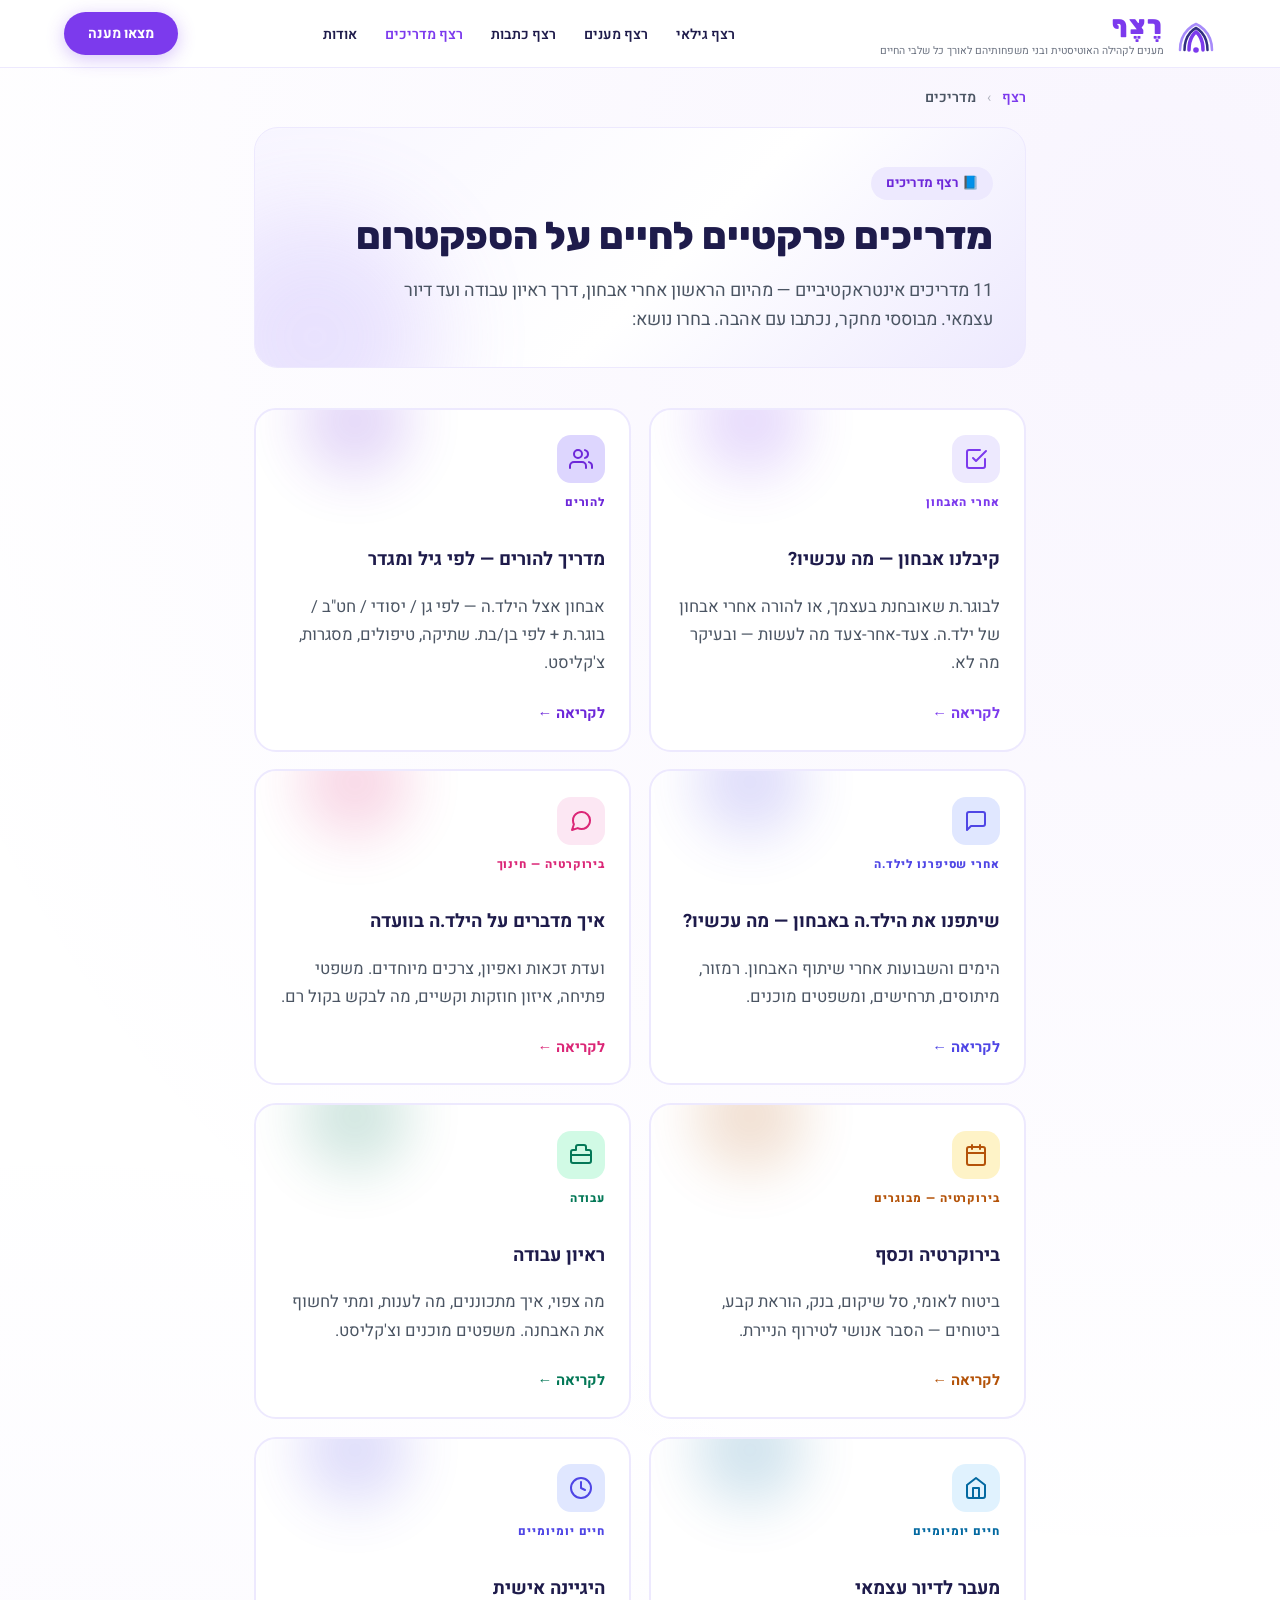
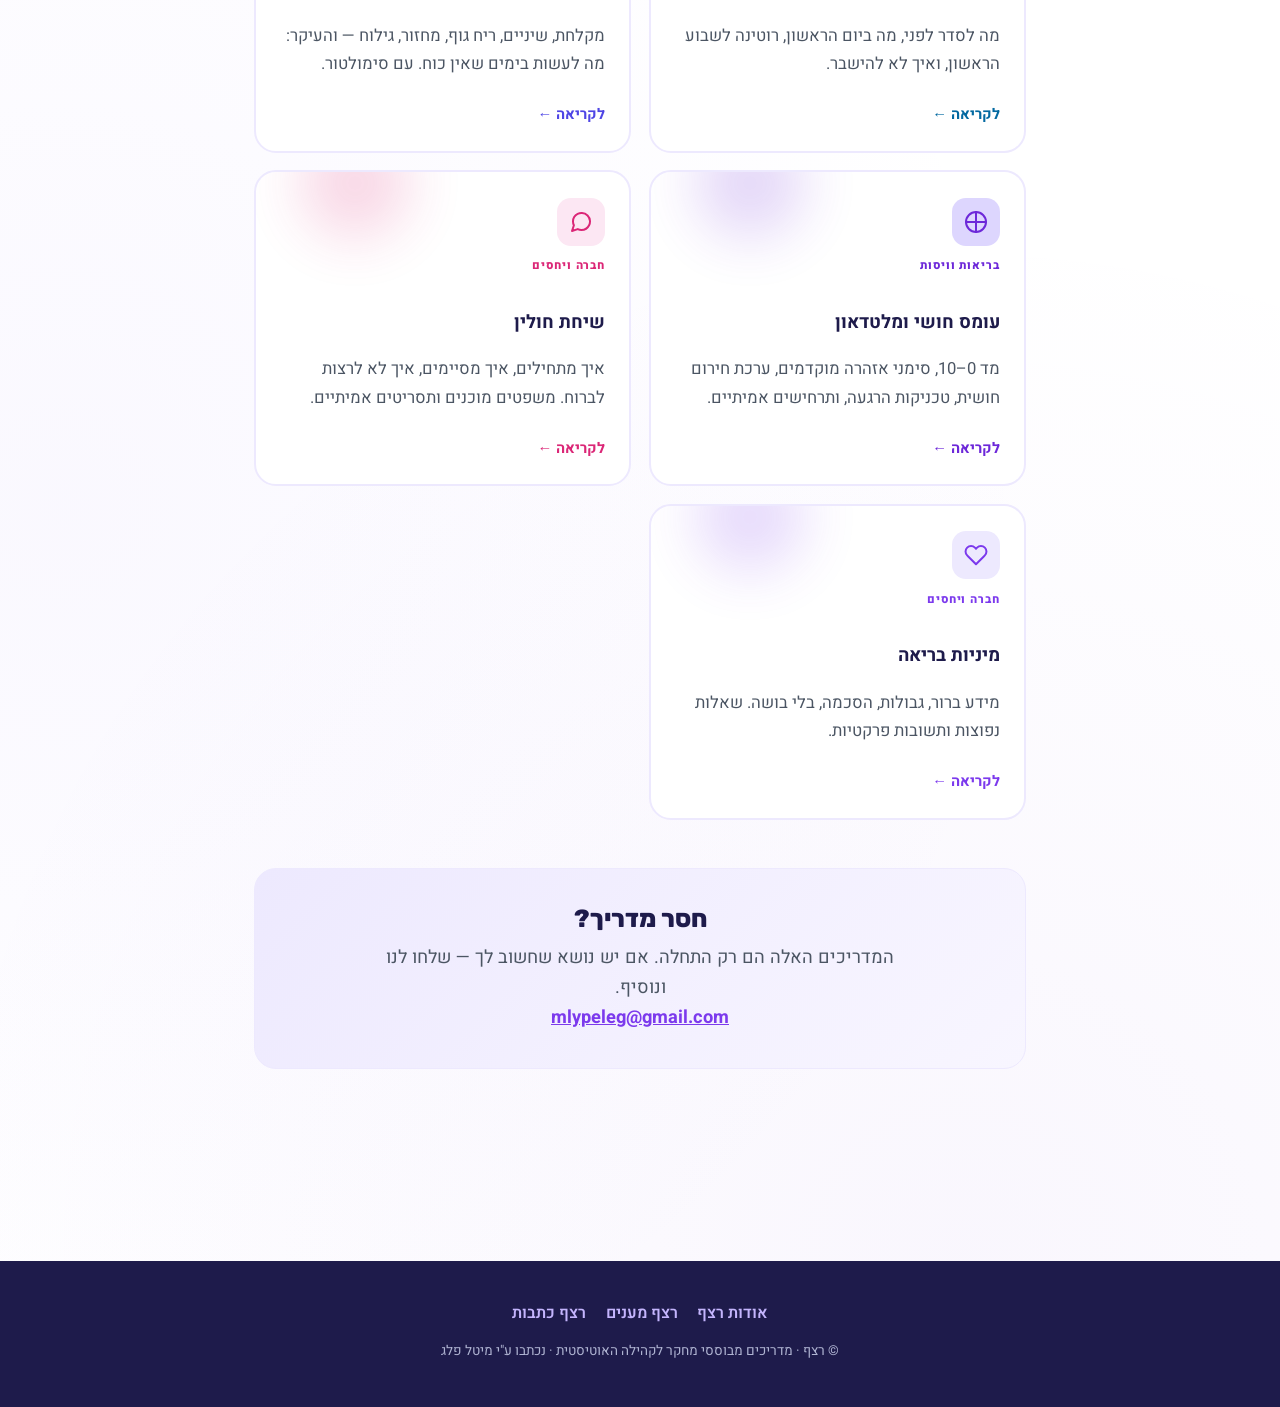
<file: guides/index.html>
<!DOCTYPE html>
<html lang="he" dir="rtl">
<head>
<meta charset="UTF-8">
<meta name="viewport" content="width=device-width, initial-scale=1.0">
<title>רצף מדריכים — מדריכים פרקטיים לחיים על הספקטרום</title>
<meta name="description" content="11 מדריכים פרקטיים לחיים על הספקטרום — אבחון, היגיינה, בירוקרטיה, ראיון עבודה, מיניות, דיור עצמאי ועוד. נכתבו ע&quot;י מיטל פלג, מבוססי מחקר ועריכה אנושית.">
<link rel="stylesheet" href="rezef-guides.css">
</head>
<body>

<nav class="rezef-nav">
  <a href="../index.html#" class="logo">
    <svg class="logo-svg" viewBox="0 0 40 40" fill="none" aria-hidden="true">
      <path d="M4 36 C4 16 20 10 20 10 C20 10 36 16 36 36" stroke="#A78BFA" stroke-width="2.5" stroke-linecap="round" fill="none"/>
      <path d="M8.5 36 C8.5 19 20 14 20 14 C20 14 31.5 19 31.5 36" stroke="#312E81" stroke-width="2.5" stroke-linecap="round" fill="none"/>
      <path d="M13 36 C13 22 20 18 20 18 C20 18 27 22 27 36" stroke="#7C3AED" stroke-width="3.5" stroke-linecap="round" fill="none"/>
      <circle cx="20" cy="36" r="2.8" fill="#7C3AED"/>
    </svg>
    <div>
      <div class="logo-name">רֶצֶף</div>
      <div class="logo-tag">מענים לקהילה האוטיסטית ובני משפחותיהם לאורך כל שלבי החיים</div>
    </div>
  </a>
  <ul class="nav-links">
    <li><a href="../index.html#ages">רצף גילאי</a></li>
    <li><a href="../index.html#svc">רצף מענים</a></li>
    <li><a href="../index.html#articles">רצף כתבות</a></li>
    <li><a href="index.html" class="active">רצף מדריכים</a></li>
    <li><a href="../index.html#about">אודות</a></li>
  </ul>
  <a href="../index.html#ages" class="nav-cta">מצאו מענה</a>
</nav>

<nav class="rezef-breadcrumb" aria-label="פירורי לחם">
  <a href="../index.html">רצף</a>
  <span class="sep">›</span>
  <span class="current">מדריכים</span>
</nav>

<main class="guide-wrap">

  <header class="guide-hero">
    <span class="guide-eyebrow">📘 רצף מדריכים</span>
    <h1>מדריכים פרקטיים לחיים על הספקטרום</h1>
    <p class="lede">11 מדריכים אינטראקטיביים — מהיום הראשון אחרי אבחון, דרך ראיון עבודה ועד דיור עצמאי. מבוססי מחקר, נכתבו עם אהבה. בחרו נושא:</p>
  </header>

  <section class="gs">
    <div class="guides-grid">

      <!-- 1. אחרי אבחון -->
      <a class="gtile" data-tone="purple" href="diagnosis-received.html">
        <div class="gtile-icon">
          <svg viewBox="0 0 24 24" fill="none" stroke="currentColor" stroke-width="2" stroke-linecap="round" stroke-linejoin="round"><path d="M9 11l3 3L22 4"/><path d="M21 12v7a2 2 0 0 1-2 2H5a2 2 0 0 1-2-2V5a2 2 0 0 1 2-2h11"/></svg>
        </div>
        <span class="gtile-eyebrow">אחרי האבחון</span>
        <h3 class="gtile-title">קיבלנו אבחון — מה עכשיו?</h3>
        <p class="gtile-desc">לבוגר.ת שאובחנת בעצמך, או להורה אחרי אבחון של ילד.ה. צעד-אחר-צעד מה לעשות — ובעיקר מה לא.</p>
        <span class="gtile-cta">לקריאה ←</span>
      </a>

      <!-- 2. מדריך להורים -->
      <a class="gtile" data-tone="violet" href="parent-guide.html">
        <div class="gtile-icon">
          <svg viewBox="0 0 24 24" fill="none" stroke="currentColor" stroke-width="2" stroke-linecap="round" stroke-linejoin="round"><path d="M17 21v-2a4 4 0 0 0-4-4H5a4 4 0 0 0-4 4v2"/><circle cx="9" cy="7" r="4"/><path d="M23 21v-2a4 4 0 0 0-3-3.87"/><path d="M16 3.13a4 4 0 0 1 0 7.75"/></svg>
        </div>
        <span class="gtile-eyebrow">להורים</span>
        <h3 class="gtile-title">מדריך להורים — לפי גיל ומגדר</h3>
        <p class="gtile-desc">אבחון אצל הילד.ה — לפי גן / יסודי / חט"ב / בוגר.ת + לפי בן/בת. שתיקה, טיפולים, מסגרות, צ'קליסט.</p>
        <span class="gtile-cta">לקריאה ←</span>
      </a>

      <!-- 3. שיתוף אבחון -->
      <a class="gtile" data-tone="indigo" href="after-disclosure.html">
        <div class="gtile-icon">
          <svg viewBox="0 0 24 24" fill="none" stroke="currentColor" stroke-width="2" stroke-linecap="round" stroke-linejoin="round"><path d="M21 15a2 2 0 0 1-2 2H7l-4 4V5a2 2 0 0 1 2-2h14a2 2 0 0 1 2 2z"/></svg>
        </div>
        <span class="gtile-eyebrow">אחרי שסיפרנו לילד.ה</span>
        <h3 class="gtile-title">שיתפנו את הילד.ה באבחון — מה עכשיו?</h3>
        <p class="gtile-desc">הימים והשבועות אחרי שיתוף האבחון. רמזור, מיתוסים, תרחישים, ומשפטים מוכנים.</p>
        <span class="gtile-cta">לקריאה ←</span>
      </a>

      <!-- 4. ועדה -->
      <a class="gtile" data-tone="rose" href="vaada-talking.html">
        <div class="gtile-icon">
          <svg viewBox="0 0 24 24" fill="none" stroke="currentColor" stroke-width="2" stroke-linecap="round" stroke-linejoin="round"><path d="M21 11.5a8.38 8.38 0 0 1-.9 3.8 8.5 8.5 0 0 1-7.6 4.7 8.38 8.38 0 0 1-3.8-.9L3 21l1.9-5.7a8.38 8.38 0 0 1-.9-3.8 8.5 8.5 0 0 1 4.7-7.6 8.38 8.38 0 0 1 3.8-.9h.5a8.48 8.48 0 0 1 8 8v.5z"/></svg>
        </div>
        <span class="gtile-eyebrow">בירוקרטיה — חינוך</span>
        <h3 class="gtile-title">איך מדברים על הילד.ה בוועדה</h3>
        <p class="gtile-desc">ועדת זכאות ואפיון, צרכים מיוחדים. משפטי פתיחה, איזון חוזקות וקשיים, מה לבקש בקול רם.</p>
        <span class="gtile-cta">לקריאה ←</span>
      </a>

      <!-- 5. בירוקרטיה -->
      <a class="gtile" data-tone="amber" href="bureaucracy.html">
        <div class="gtile-icon">
          <svg viewBox="0 0 24 24" fill="none" stroke="currentColor" stroke-width="2" stroke-linecap="round" stroke-linejoin="round"><rect x="3" y="4" width="18" height="18" rx="2" ry="2"/><line x1="16" y1="2" x2="16" y2="6"/><line x1="8" y1="2" x2="8" y2="6"/><line x1="3" y1="10" x2="21" y2="10"/></svg>
        </div>
        <span class="gtile-eyebrow">בירוקרטיה — מבוגרים</span>
        <h3 class="gtile-title">בירוקרטיה וכסף</h3>
        <p class="gtile-desc">ביטוח לאומי, סל שיקום, בנק, הוראת קבע, ביטוחים — הסבר אנושי לטירוף הניירת.</p>
        <span class="gtile-cta">לקריאה ←</span>
      </a>

      <!-- 6. ראיון עבודה -->
      <a class="gtile" data-tone="emerald" href="job-interview.html">
        <div class="gtile-icon">
          <svg viewBox="0 0 24 24" fill="none" stroke="currentColor" stroke-width="2" stroke-linecap="round" stroke-linejoin="round"><path d="M20 7h-3V4a2 2 0 0 0-2-2H9a2 2 0 0 0-2 2v3H4a2 2 0 0 0-2 2v9a2 2 0 0 0 2 2h16a2 2 0 0 0 2-2V9a2 2 0 0 0-2-2z"/><path d="M2 12h20"/></svg>
        </div>
        <span class="gtile-eyebrow">עבודה</span>
        <h3 class="gtile-title">ראיון עבודה</h3>
        <p class="gtile-desc">מה צפוי, איך מתכוננים, מה לענות, ומתי לחשוף את האבחנה. משפטים מוכנים וצ'קליסט.</p>
        <span class="gtile-cta">לקריאה ←</span>
      </a>

      <!-- 7. דיור עצמאי -->
      <a class="gtile" data-tone="sky" href="independent-living.html">
        <div class="gtile-icon">
          <svg viewBox="0 0 24 24" fill="none" stroke="currentColor" stroke-width="2" stroke-linecap="round" stroke-linejoin="round"><path d="M3 9l9-7 9 7v11a2 2 0 0 1-2 2H5a2 2 0 0 1-2-2z"/><polyline points="9 22 9 12 15 12 15 22"/></svg>
        </div>
        <span class="gtile-eyebrow">חיים יומיומיים</span>
        <h3 class="gtile-title">מעבר לדיור עצמאי</h3>
        <p class="gtile-desc">מה לסדר לפני, מה ביום הראשון, רוטינה לשבוע הראשון, ואיך לא להישבר.</p>
        <span class="gtile-cta">לקריאה ←</span>
      </a>

      <!-- 8. היגיינה -->
      <a class="gtile" data-tone="indigo" href="hygiene.html">
        <div class="gtile-icon">
          <svg viewBox="0 0 24 24" fill="none" stroke="currentColor" stroke-width="2" stroke-linecap="round" stroke-linejoin="round"><circle cx="12" cy="12" r="10"/><path d="M12 6v6l4 2"/></svg>
        </div>
        <span class="gtile-eyebrow">חיים יומיומיים</span>
        <h3 class="gtile-title">היגיינה אישית</h3>
        <p class="gtile-desc">מקלחת, שיניים, ריח גוף, מחזור, גילוח — והעיקר: מה לעשות בימים שאין כוח. עם סימולטור.</p>
        <span class="gtile-cta">לקריאה ←</span>
      </a>

      <!-- 9. עומס חושי -->
      <a class="gtile" data-tone="violet" href="sensory-overload.html">
        <div class="gtile-icon">
          <svg viewBox="0 0 24 24" fill="none" stroke="currentColor" stroke-width="2" stroke-linecap="round" stroke-linejoin="round"><path d="M12 2v20M2 12h20"/><circle cx="12" cy="12" r="10"/></svg>
        </div>
        <span class="gtile-eyebrow">בריאות וויסות</span>
        <h3 class="gtile-title">עומס חושי ומלטדאון</h3>
        <p class="gtile-desc">מד 0–10, סימני אזהרה מוקדמים, ערכת חירום חושית, טכניקות הרגעה, ותרחישים אמיתיים.</p>
        <span class="gtile-cta">לקריאה ←</span>
      </a>

      <!-- 10. שיחת חולין -->
      <a class="gtile" data-tone="rose" href="small-talk.html">
        <div class="gtile-icon">
          <svg viewBox="0 0 24 24" fill="none" stroke="currentColor" stroke-width="2" stroke-linecap="round" stroke-linejoin="round"><path d="M21 11.5a8.38 8.38 0 0 1-.9 3.8 8.5 8.5 0 0 1-7.6 4.7 8.38 8.38 0 0 1-3.8-.9L3 21l1.9-5.7a8.38 8.38 0 0 1-.9-3.8 8.5 8.5 0 0 1 4.7-7.6 8.38 8.38 0 0 1 3.8-.9h.5a8.48 8.48 0 0 1 8 8v.5z"/></svg>
        </div>
        <span class="gtile-eyebrow">חברה ויחסים</span>
        <h3 class="gtile-title">שיחת חולין</h3>
        <p class="gtile-desc">איך מתחילים, איך מסיימים, איך לא לרצות לברוח. משפטים מוכנים ותסריטים אמיתיים.</p>
        <span class="gtile-cta">לקריאה ←</span>
      </a>

      <!-- 11. מיניות -->
      <a class="gtile" data-tone="purple" href="sexuality.html">
        <div class="gtile-icon">
          <svg viewBox="0 0 24 24" fill="none" stroke="currentColor" stroke-width="2" stroke-linecap="round" stroke-linejoin="round"><path d="M20.84 4.61a5.5 5.5 0 0 0-7.78 0L12 5.67l-1.06-1.06a5.5 5.5 0 0 0-7.78 7.78l1.06 1.06L12 21.23l7.78-7.78 1.06-1.06a5.5 5.5 0 0 0 0-7.78z"/></svg>
        </div>
        <span class="gtile-eyebrow">חברה ויחסים</span>
        <h3 class="gtile-title">מיניות בריאה</h3>
        <p class="gtile-desc">מידע ברור, גבולות, הסכמה, בלי בושה. שאלות נפוצות ותשובות פרקטיות.</p>
        <span class="gtile-cta">לקריאה ←</span>
      </a>

    </div>
  </section>

  <section class="gs">
    <div class="big-reframe">
      <h3>חסר מדריך?</h3>
      <p>המדריכים האלה הם רק התחלה. אם יש נושא שחשוב לך — שלחו לנו ונוסיף.<br>
      <a href="mailto:mlypeleg@gmail.com" style="color:var(--purple);font-weight:700;">mlypeleg@gmail.com</a></p>
    </div>
  </section>

</main>

<footer class="rezef-footer">
  <div class="ft-links">
    <a href="../index.html#about">אודות רצף</a>
    <a href="../index.html#svc">רצף מענים</a>
    <a href="../index.html#articles">רצף כתבות</a>
  </div>
  <p class="ft-note">© רצף · מדריכים מבוססי מחקר לקהילה האוטיסטית · נכתבו ע"י מיטל פלג</p>
</footer>

</body>
</html>
</file>
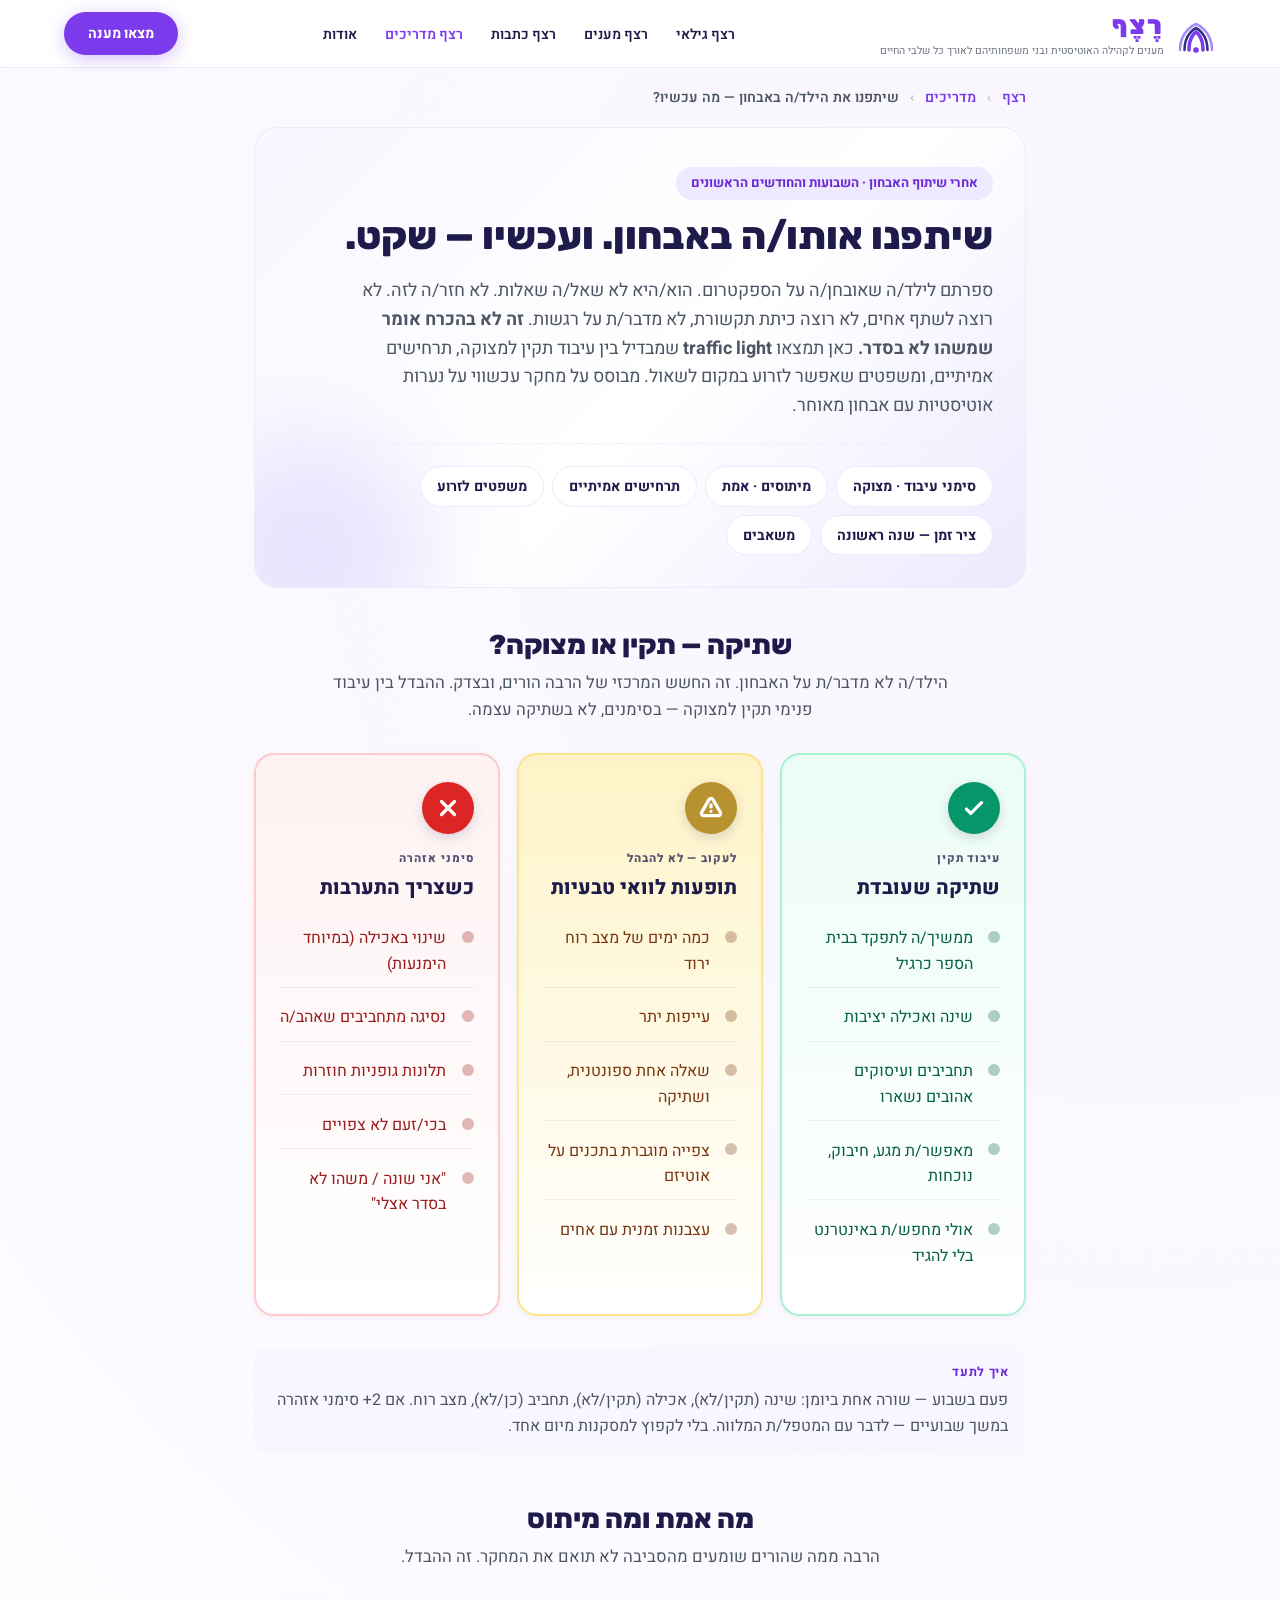
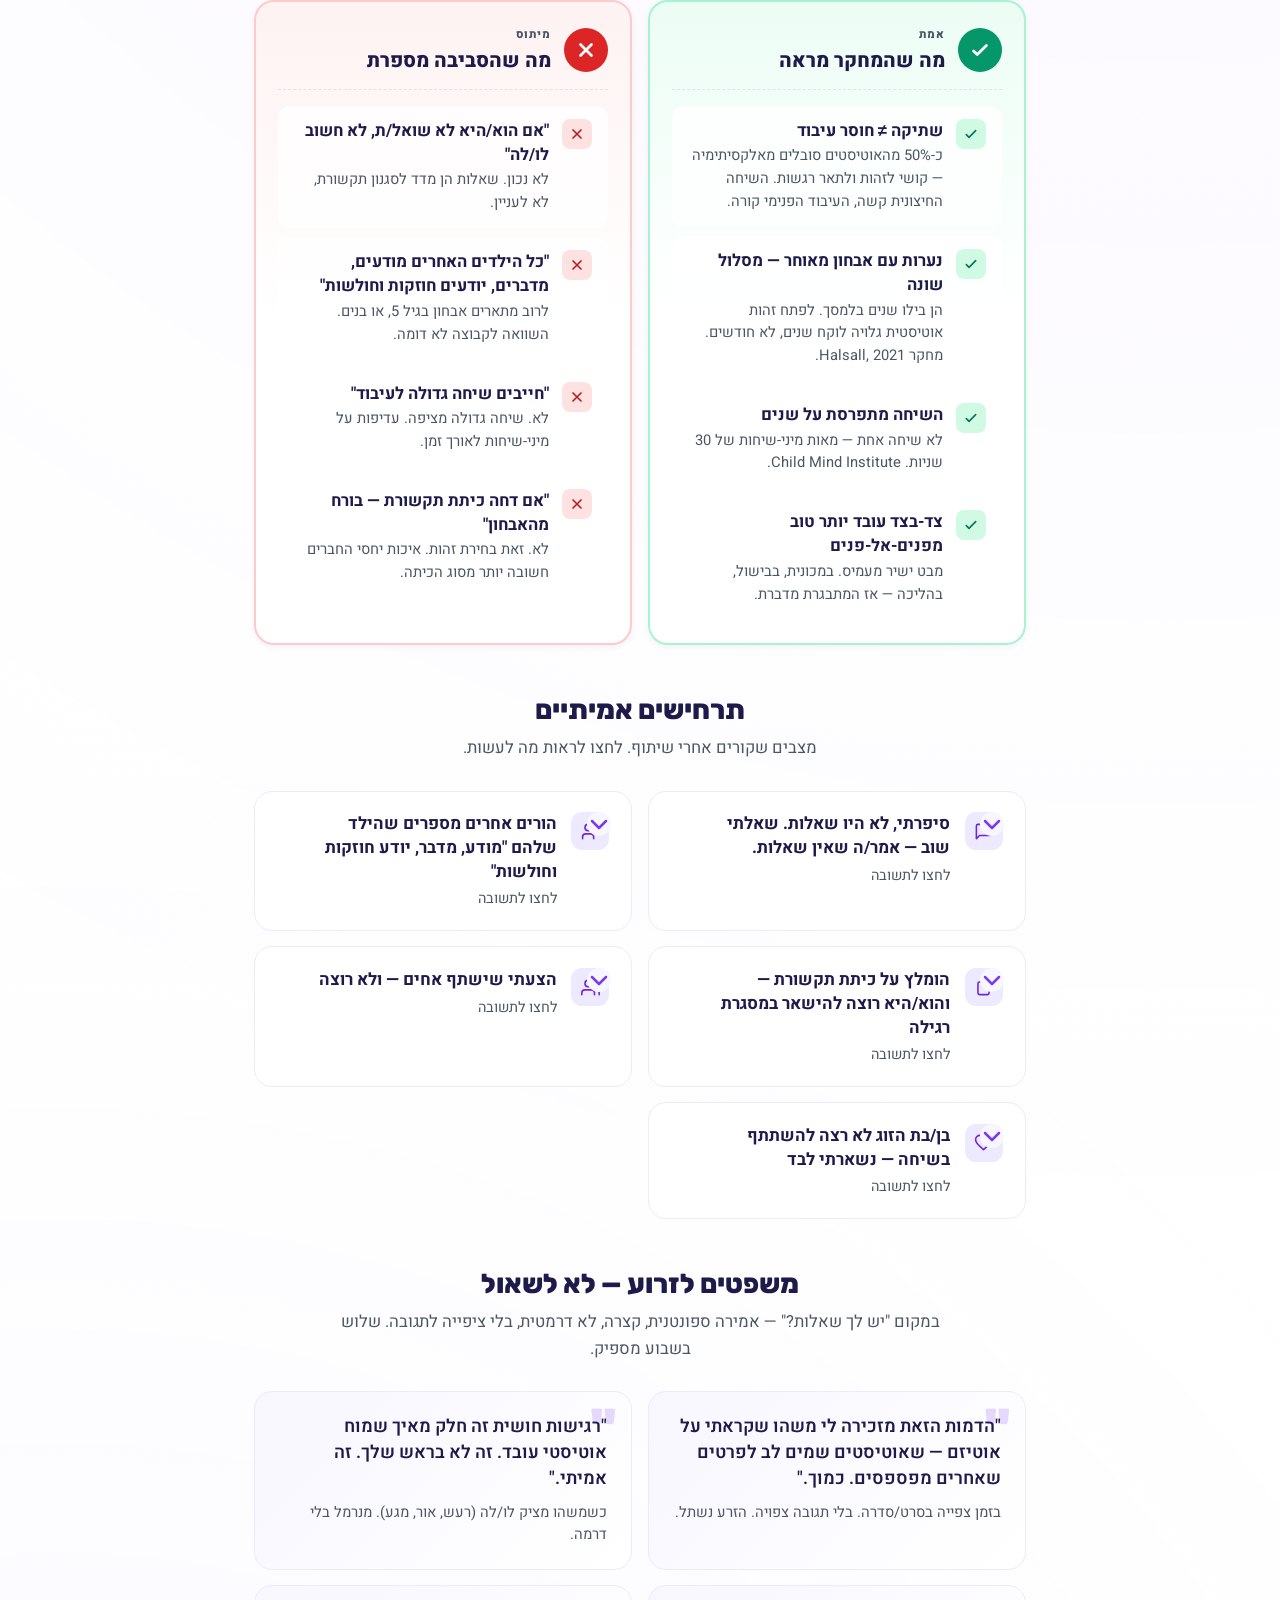
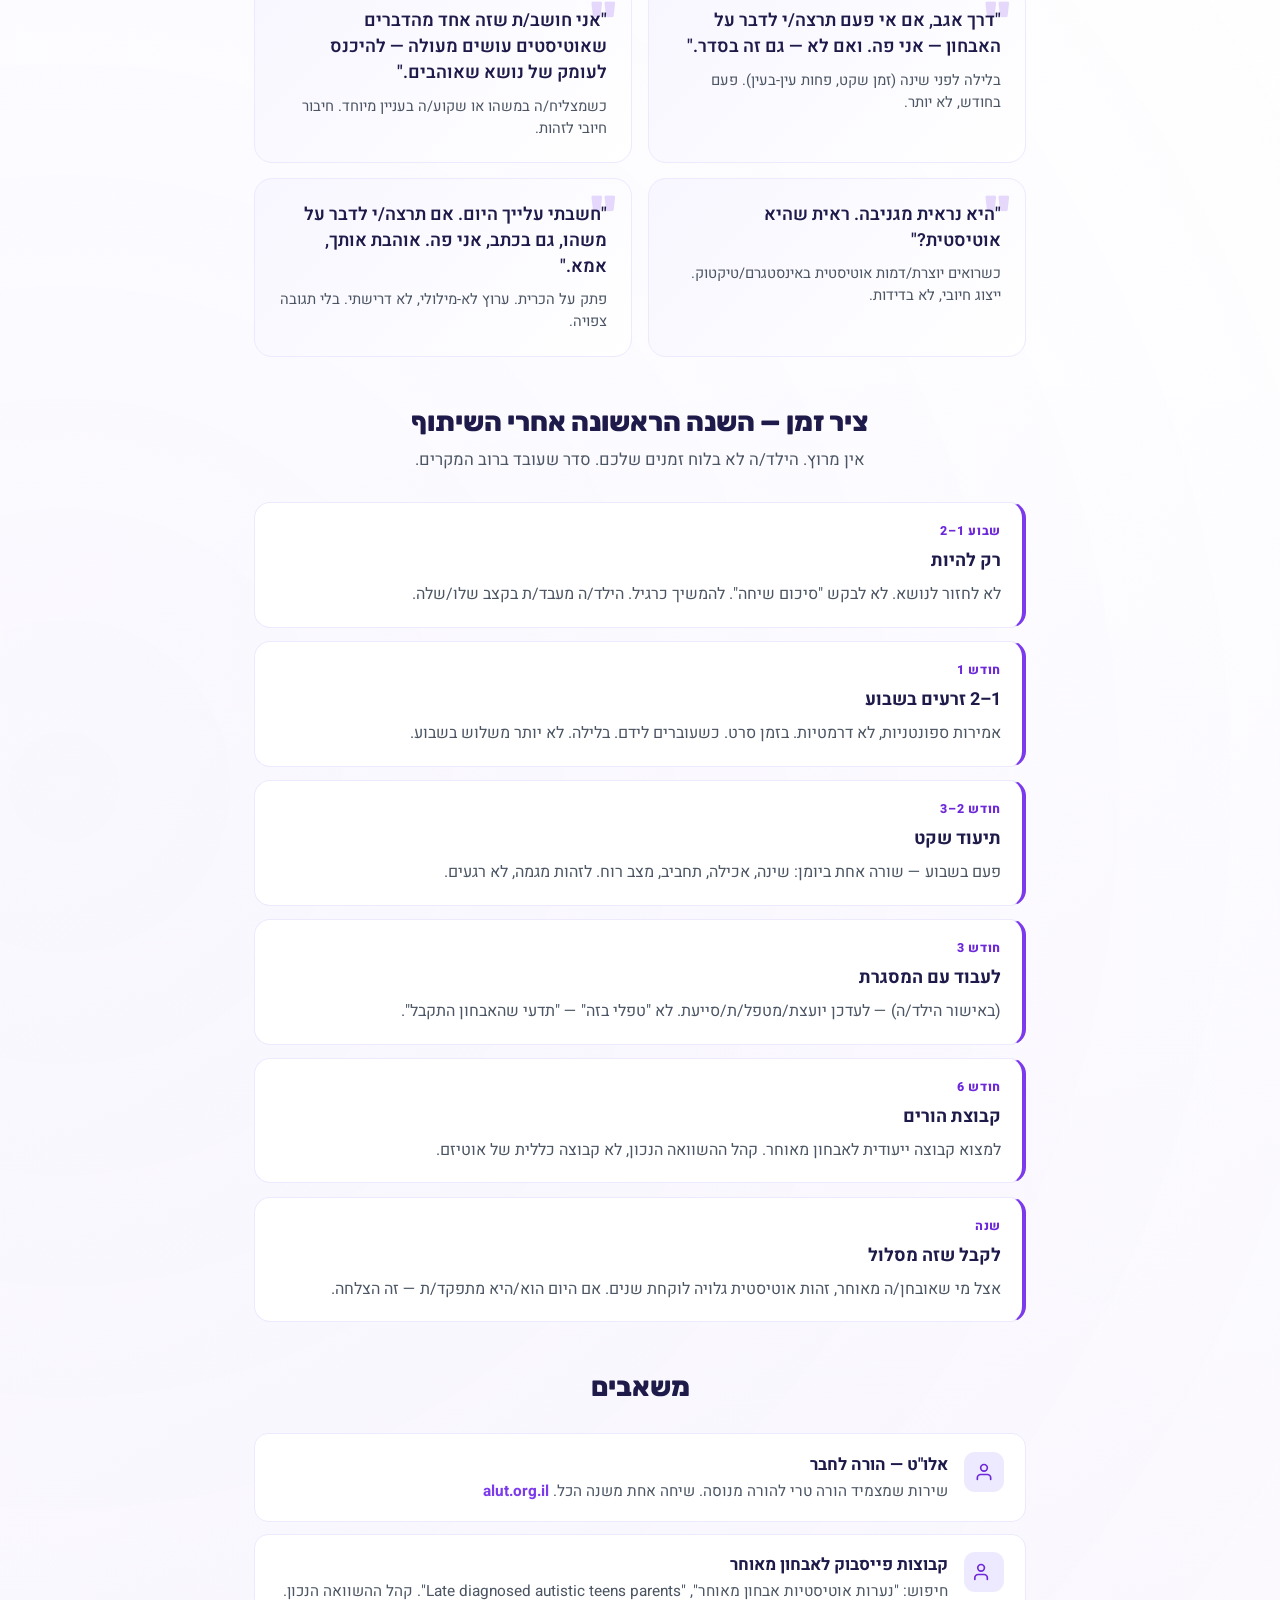
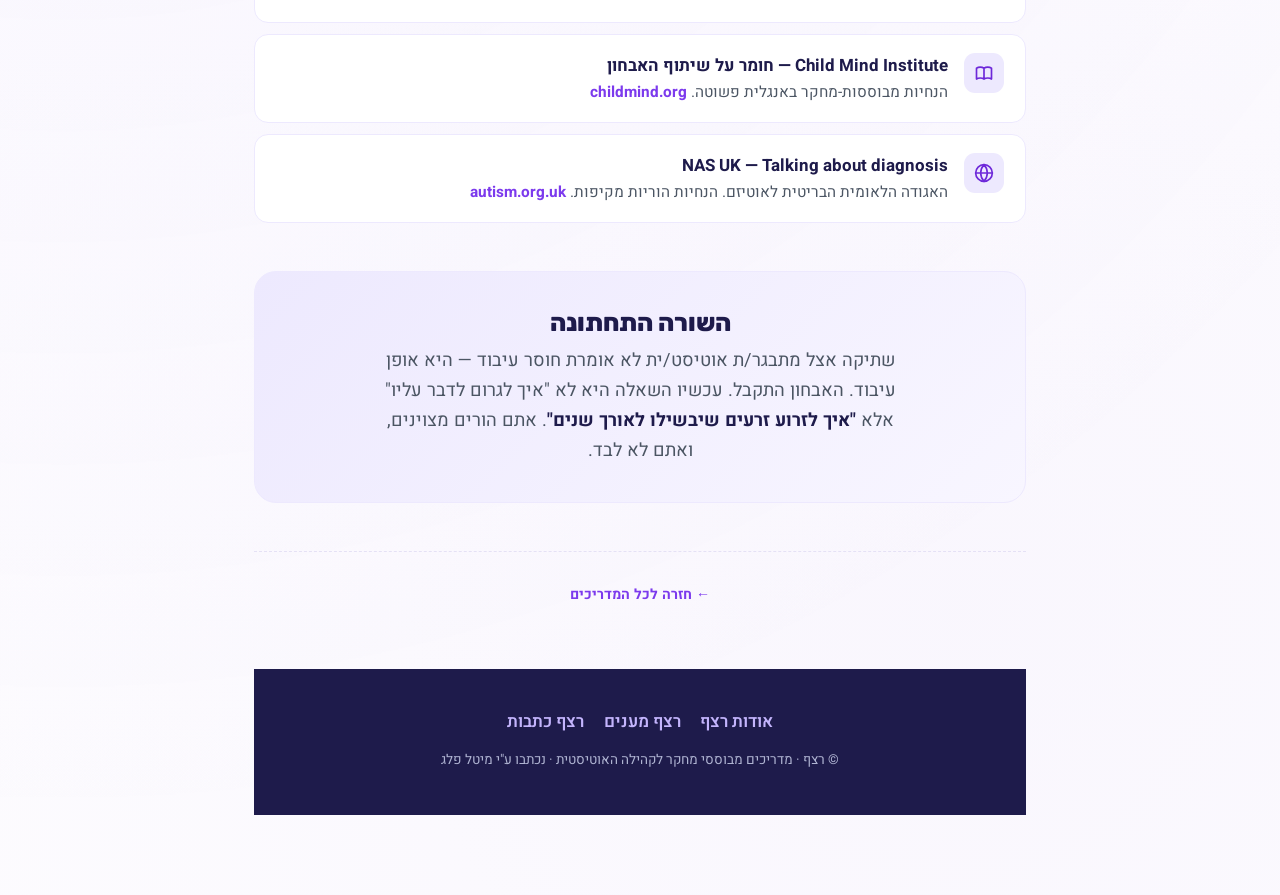
<file: guides/after-disclosure.html>
<!DOCTYPE html>
<html lang="he" dir="rtl">
<head>
<meta charset="UTF-8">
<meta name="viewport" content="width=device-width, initial-scale=1.0">
<title>שיתפנו את הילד/ה באבחון — מה עכשיו? | מדריך אוטי</title>
<meta name="description" content="מדריך אינטראקטיבי לימים והשבועות אחרי שיתוף האבחון עם הילד/ה — traffic light, מיתוסים, תרחישים, משפטים מוכנים. מבוסס על מחקר.">
<link rel="stylesheet" href="rezef-guides.css">
</head>
<body>

<nav class="rezef-nav">
  <a href="../index.html#" class="logo">
    <svg class="logo-svg" viewBox="0 0 40 40" fill="none" aria-hidden="true">
      <path d="M4 36 C4 16 20 10 20 10 C20 10 36 16 36 36" stroke="#A78BFA" stroke-width="2.5" stroke-linecap="round" fill="none"/>
      <path d="M8.5 36 C8.5 19 20 14 20 14 C20 14 31.5 19 31.5 36" stroke="#312E81" stroke-width="2.5" stroke-linecap="round" fill="none"/>
      <path d="M13 36 C13 22 20 18 20 18 C20 18 27 22 27 36" stroke="#7C3AED" stroke-width="3.5" stroke-linecap="round" fill="none"/>
      <circle cx="20" cy="36" r="2.8" fill="#7C3AED"/>
    </svg>
    <div>
      <div class="logo-name">רֶצֶף</div>
      <div class="logo-tag">מענים לקהילה האוטיסטית ובני משפחותיהם לאורך כל שלבי החיים</div>
    </div>
  </a>
  <ul class="nav-links">
    <li><a href="../index.html#ages">רצף גילאי</a></li>
    <li><a href="../index.html#svc">רצף מענים</a></li>
    <li><a href="../index.html#articles">רצף כתבות</a></li>
    <li><a href="index.html" class="active">רצף מדריכים</a></li>
    <li><a href="../index.html#about">אודות</a></li>
  </ul>
  <a href="../index.html#ages" class="nav-cta">מצאו מענה</a>
</nav>

<nav class="rezef-breadcrumb" aria-label="פירורי לחם">
  <a href="../index.html">רצף</a>
  <span class="sep">›</span>
  <a href="index.html">מדריכים</a>
  <span class="sep">›</span>
  <span class="current">שיתפנו את הילד/ה באבחון — מה עכשיו?</span>
</nav>

<main class="guide-wrap">

  <header class="guide-hero">
    <span class="guide-eyebrow">אחרי שיתוף האבחון · השבועות והחודשים הראשונים</span>
    <h1>שיתפנו אותו/ה באבחון. ועכשיו — שקט.</h1>
    <p class="lede">
      ספרתם לילד/ה שאובחן/ה על הספקטרום. הוא/היא לא שאל/ה שאלות. לא חזר/ה לזה. לא רוצה לשתף אחים, לא רוצה כיתת תקשורת, לא מדבר/ת על רגשות.
      <strong>זה לא בהכרח אומר שמשהו לא בסדר.</strong> כאן תמצאו <strong>traffic light</strong> שמבדיל בין עיבוד תקין למצוקה,
      תרחישים אמיתיים, ומשפטים שאפשר לזרוע במקום לשאול. מבוסס על מחקר עכשווי על נערות אוטיסטיות עם אבחון מאוחר.
    </p>
    <nav class="nav-pills">
      <a href="#signs" class="nav-pill">סימני עיבוד · מצוקה</a>
      <a href="#myths" class="nav-pill">מיתוסים · אמת</a>
      <a href="#scenarios" class="nav-pill">תרחישים אמיתיים</a>
      <a href="#phrases" class="nav-pill">משפטים לזרוע</a>
      <a href="#timeline" class="nav-pill">ציר זמן — שנה ראשונה</a>
      <a href="#resources" class="nav-pill">משאבים</a>
    </nav>
  </header>

  <section class="gs" id="signs">
    <div class="section-head">
      <h2>שתיקה — תקין או מצוקה?</h2>
      <p>הילד/ה לא מדבר/ת על האבחון. זה החשש המרכזי של הרבה הורים, ובצדק. ההבדל בין עיבוד פנימי תקין למצוקה — בסימנים, לא בשתיקה עצמה.</p>
    </div>
    <div class="traffic">
      <div class="tl-card green">
        <div class="tl-dot"><svg fill="none" stroke="currentColor" stroke-width="3" viewBox="0 0 24 24"><path stroke-linecap="round" stroke-linejoin="round" d="M5 13l4 4L19 7"/></svg></div>
        <div class="label">עיבוד תקין</div>
        <h3>שתיקה שעובדת</h3>
        <ul>
          <li>ממשיך/ה לתפקד בבית הספר כרגיל</li>
          <li>שינה ואכילה יציבות</li>
          <li>תחביבים ועיסוקים אהובים נשארו</li>
          <li>מאפשר/ת מגע, חיבוק, נוכחות</li>
          <li>אולי מחפש/ת באינטרנט בלי להגיד</li>
        </ul>
      </div>
      <div class="tl-card yellow">
        <div class="tl-dot"><svg fill="none" stroke="currentColor" stroke-width="3" viewBox="0 0 24 24"><path stroke-linecap="round" stroke-linejoin="round" d="M12 9v2m0 4h.01m-6.938 4h13.856c1.54 0 2.502-1.667 1.732-3L13.732 4c-.77-1.333-2.694-1.333-3.464 0L3.34 16c-.77 1.333.192 3 1.732 3z"/></svg></div>
        <div class="label">לעקוב — לא להבהל</div>
        <h3>תופעות לוואי טבעיות</h3>
        <ul>
          <li>כמה ימים של מצב רוח ירוד</li>
          <li>עייפות יתר</li>
          <li>שאלה אחת ספונטנית, ושתיקה</li>
          <li>צפייה מוגברת בתכנים על אוטיזם</li>
          <li>עצבנות זמנית עם אחים</li>
        </ul>
      </div>
      <div class="tl-card red">
        <div class="tl-dot"><svg fill="none" stroke="currentColor" stroke-width="3" viewBox="0 0 24 24"><path stroke-linecap="round" stroke-linejoin="round" d="M6 18L18 6M6 6l12 12"/></svg></div>
        <div class="label">סימני אזהרה</div>
        <h3>כשצריך התערבות</h3>
        <ul>
          <li>שינוי באכילה (במיוחד הימנעות)</li>
          <li>נסיגה מתחביבים שאהב/ה</li>
          <li>תלונות גופניות חוזרות</li>
          <li>בכי/זעם לא צפויים</li>
          <li>"אני שונה / משהו לא בסדר אצלי"</li>
        </ul>
      </div>
    </div>
    <div class="answer-block" style="margin-top: 1.6rem">
      <strong class="lbl">איך לתעד</strong>
      פעם בשבוע — שורה אחת ביומן: שינה (תקין/לא), אכילה (תקין/לא), תחביב (כן/לא), מצב רוח. אם 2+ סימני אזהרה במשך שבועיים — לדבר עם המטפל/ת המלווה. בלי לקפוץ למסקנות מיום אחד.
    </div>
  </section>

  <section class="gs" id="myths">
    <div class="section-head">
      <h2>מה אמת ומה מיתוס</h2>
      <p>הרבה ממה שהורים שומעים מהסביבה לא תואם את המחקר. זה ההבדל.</p>
    </div>
    <div class="yesno">
      <div class="yn-col yes">
        <div class="yn-head">
          <div class="dot"><svg fill="none" stroke="currentColor" stroke-width="3" viewBox="0 0 24 24"><path stroke-linecap="round" stroke-linejoin="round" d="M5 13l4 4L19 7"/></svg></div>
          <div><span class="sub">אמת</span><h3>מה שהמחקר מראה</h3></div>
        </div>
        <div class="yn-items">
          <div class="yn-item"><div class="ic"><svg fill="none" stroke="currentColor" stroke-width="2.5" viewBox="0 0 24 24"><path stroke-linecap="round" stroke-linejoin="round" d="M5 13l4 4L19 7"/></svg></div><div class="txt"><strong>שתיקה ≠ חוסר עיבוד</strong><div class="note">כ-50% מהאוטיסטים סובלים מאלקסיתימיה — קושי לזהות ולתאר רגשות. השיחה החיצונית קשה, העיבוד הפנימי קורה.</div></div></div>
          <div class="yn-item"><div class="ic"><svg fill="none" stroke="currentColor" stroke-width="2.5" viewBox="0 0 24 24"><path stroke-linecap="round" stroke-linejoin="round" d="M5 13l4 4L19 7"/></svg></div><div class="txt"><strong>נערות עם אבחון מאוחר — מסלול שונה</strong><div class="note">הן בילו שנים בלמסך. לפתח זהות אוטיסטית גלויה לוקח שנים, לא חודשים. מחקר Halsall, 2021.</div></div></div>
          <div class="yn-item"><div class="ic"><svg fill="none" stroke="currentColor" stroke-width="2.5" viewBox="0 0 24 24"><path stroke-linecap="round" stroke-linejoin="round" d="M5 13l4 4L19 7"/></svg></div><div class="txt"><strong>השיחה מתפרסת על שנים</strong><div class="note">לא שיחה אחת — מאות מיני-שיחות של 30 שניות. Child Mind Institute.</div></div></div>
          <div class="yn-item"><div class="ic"><svg fill="none" stroke="currentColor" stroke-width="2.5" viewBox="0 0 24 24"><path stroke-linecap="round" stroke-linejoin="round" d="M5 13l4 4L19 7"/></svg></div><div class="txt"><strong>צד-בצד עובד יותר טוב מפנים-אל-פנים</strong><div class="note">מבט ישיר מעמיס. במכונית, בבישול, בהליכה — אז המתבגרת מדברת.</div></div></div>
        </div>
      </div>
      <div class="yn-col no">
        <div class="yn-head">
          <div class="dot"><svg fill="none" stroke="currentColor" stroke-width="3" viewBox="0 0 24 24"><path stroke-linecap="round" stroke-linejoin="round" d="M6 18L18 6M6 6l12 12"/></svg></div>
          <div><span class="sub">מיתוס</span><h3>מה שהסביבה מספרת</h3></div>
        </div>
        <div class="yn-items">
          <div class="yn-item"><div class="ic"><svg fill="none" stroke="currentColor" stroke-width="2.5" viewBox="0 0 24 24"><path stroke-linecap="round" stroke-linejoin="round" d="M6 18L18 6M6 6l12 12"/></svg></div><div class="txt"><strong>"אם הוא/היא לא שואל/ת, לא חשוב לו/לה"</strong><div class="note">לא נכון. שאלות הן מדד לסגנון תקשורת, לא לעניין.</div></div></div>
          <div class="yn-item"><div class="ic"><svg fill="none" stroke="currentColor" stroke-width="2.5" viewBox="0 0 24 24"><path stroke-linecap="round" stroke-linejoin="round" d="M6 18L18 6M6 6l12 12"/></svg></div><div class="txt"><strong>"כל הילדים האחרים מודעים, מדברים, יודעים חוזקות וחולשות"</strong><div class="note">לרוב מתארים אבחון בגיל 5, או בנים. השוואה לקבוצה לא דומה.</div></div></div>
          <div class="yn-item"><div class="ic"><svg fill="none" stroke="currentColor" stroke-width="2.5" viewBox="0 0 24 24"><path stroke-linecap="round" stroke-linejoin="round" d="M6 18L18 6M6 6l12 12"/></svg></div><div class="txt"><strong>"חייבים שיחה גדולה לעיבוד"</strong><div class="note">לא. שיחה גדולה מציפה. עדיפות על מיני-שיחות לאורך זמן.</div></div></div>
          <div class="yn-item"><div class="ic"><svg fill="none" stroke="currentColor" stroke-width="2.5" viewBox="0 0 24 24"><path stroke-linecap="round" stroke-linejoin="round" d="M6 18L18 6M6 6l12 12"/></svg></div><div class="txt"><strong>"אם דחה כיתת תקשורת — בורח מהאבחון"</strong><div class="note">לא. זאת בחירת זהות. איכות יחסי החברים חשובה יותר מסוג הכיתה.</div></div></div>
        </div>
      </div>
    </div>
  </section>

  <section class="gs" id="scenarios">
    <div class="section-head">
      <h2>תרחישים אמיתיים</h2>
      <p>מצבים שקורים אחרי שיתוף. לחצו לראות מה לעשות.</p>
    </div>
    <div class="scenarios">

      <div class="scn">
        <div class="scn-q">
          <div class="q-ic"><svg fill="none" stroke="currentColor" stroke-width="2" viewBox="0 0 24 24"><path stroke-linecap="round" stroke-linejoin="round" d="M21 15a2 2 0 01-2 2H7l-4 4V5a2 2 0 012-2h14a2 2 0 012 2z"/></svg></div>
          <div class="q-text">
            <h4>סיפרתי, לא היו שאלות. שאלתי שוב — אמר/ה שאין שאלות.</h4>
            <div class="hint">לחצו לתשובה</div>
          </div>
          <span class="toggle"><svg fill="none" stroke="currentColor" stroke-width="2.5" viewBox="0 0 24 24"><path stroke-linecap="round" stroke-linejoin="round" d="M19 9l-7 7-7-7"/></svg></span>
        </div>
        <div class="scn-a"><div class="a-inner">
          <span class="verdict green"><svg fill="none" stroke="currentColor" stroke-width="3" viewBox="0 0 24 24"><path stroke-linecap="round" stroke-linejoin="round" d="M5 13l4 4L19 7"/></svg> תקין — להפסיק לשאול</span>
          <p>שאלה שניה היא דרישה. שאלה שלישית כבר נחווית כלחץ. הילד/ה שמע/ה. עכשיו זה לא תלוי בשיחה — זה תלוי בזרעים שתזרעו לאט.</p>
          <div class="answer-block">
            <strong class="lbl">מה לעשות במקום</strong>
            להחליף את שאלת "יש לך שאלות?" באמירה ספונטנית. בזמן צפייה במשהו: "הדמות הזאת ממש מזכירה לי משהו שקראתי על אוטיזם." בלי תגובה צפויה. שלוש מיני-אמירות בשבוע > שיחה אחת.
          </div>
          <div class="answer-block">
            <strong class="lbl">מתי כן לחזור לשאלה</strong>
            לא אתם — הוא/היא. אם יום אחד יזרוק/תזרוק "מה זה אומר שאני אוטיסט/ית" — אז לדבר. עד אז, רק לזרוע.
          </div>
        </div></div>
      </div>

      <div class="scn">
        <div class="scn-q">
          <div class="q-ic"><svg fill="none" stroke="currentColor" stroke-width="2" viewBox="0 0 24 24"><path stroke-linecap="round" stroke-linejoin="round" d="M16 21v-2a4 4 0 00-4-4H6a4 4 0 00-4 4v2"/><circle cx="9" cy="7" r="4"/></svg></div>
          <div class="q-text">
            <h4>הורים אחרים מספרים שהילד שלהם "מודע, מדבר, יודע חוזקות וחולשות"</h4>
            <div class="hint">לחצו לתשובה</div>
          </div>
          <span class="toggle"><svg fill="none" stroke="currentColor" stroke-width="2.5" viewBox="0 0 24 24"><path stroke-linecap="round" stroke-linejoin="round" d="M19 9l-7 7-7-7"/></svg></span>
        </div>
        <div class="scn-a"><div class="a-inner">
          <span class="verdict yellow"><svg fill="none" stroke="currentColor" stroke-width="3" viewBox="0 0 24 24"><path stroke-linecap="round" stroke-linejoin="round" d="M12 9v2m0 4h.01"/></svg> השוואה לא רלוונטית</span>
          <p>רוב ההורים שמתארים ילד מודע מתארים אבחון בגיל 5, או בנים, או פרופיל הצהרתי. נערה עם אבחון בגיל 13–15 הולכת במסלול שונה לגמרי.</p>
          <div class="answer-block">
            <strong class="lbl">להגדיר מחדש "מצליח/ה"</strong>
            הולך/ת לבית הספר? יוצר/ת? יש סייעת/טיפול? — אז מצליח/ה. השאלה היא לא אם מדבר/ת על האבחון. זה לא לוח זמנים שאתם אחראים עליו.
          </div>
          <div class="answer-block">
            <strong class="lbl">קבוצת השוואה נכונה</strong>
            למצוא 2–3 הורים אחרים של נערות/נערים שאובחנו מאוחר (12+). קבוצות פייסבוק ייעודיות לאבחון מאוחר. השיח שונה לחלוטין.
          </div>
        </div></div>
      </div>

      <div class="scn">
        <div class="scn-q">
          <div class="q-ic"><svg fill="none" stroke="currentColor" stroke-width="2" viewBox="0 0 24 24"><path stroke-linecap="round" stroke-linejoin="round" d="M9 5H7a2 2 0 00-2 2v12a2 2 0 002 2h10a2 2 0 002-2V7a2 2 0 00-2-2h-2"/></svg></div>
          <div class="q-text">
            <h4>הומלץ על כיתת תקשורת — והוא/היא רוצה להישאר במסגרת רגילה</h4>
            <div class="hint">לחצו לתשובה</div>
          </div>
          <span class="toggle"><svg fill="none" stroke="currentColor" stroke-width="2.5" viewBox="0 0 24 24"><path stroke-linecap="round" stroke-linejoin="round" d="M19 9l-7 7-7-7"/></svg></span>
        </div>
        <div class="scn-a"><div class="a-inner">
          <span class="verdict green"><svg fill="none" stroke="currentColor" stroke-width="3" viewBox="0 0 24 24"><path stroke-linecap="round" stroke-linejoin="round" d="M5 13l4 4L19 7"/></svg> בחירת זהות — לכבד</span>
          <p>מחקר עכשווי (Cook & Boddy, 2026) מראה שאיכות יחסי החברים והמורים היא הגורם החשוב ביותר לשגשוג של אוטיסטים בבית הספר — לא סוג הכיתה. סייעת + טיפול רגשי במסגרת מוכרת זאת מערכת תמיכה אמיתית.</p>
          <div class="answer-block">
            <strong class="lbl">מה לעשות</strong>
            להשקיע במסגרת הקיימת — לוודא שהמטפל/ת המלווה והסייעת מקבלים ידע על נערות אוטיסטיות עם אבחון מאוחר. לפגוש את היועצת בבית הספר ולהציג את האבחון כהקשר, לא כתיוג.
          </div>
          <div class="answer-block">
            <strong class="lbl">מתי לשקול שינוי</strong>
            רק אם מופיעים סימני מצוקה (Traffic Light אדום) ולא רק "ההמלצה" של אנשי המקצוע. הילד/ה רוצה את הסביבה הזאת — זה משקל.
          </div>
        </div></div>
      </div>

      <div class="scn">
        <div class="scn-q">
          <div class="q-ic"><svg fill="none" stroke="currentColor" stroke-width="2" viewBox="0 0 24 24"><path stroke-linecap="round" stroke-linejoin="round" d="M17 21v-2a4 4 0 00-4-4H5a4 4 0 00-4 4v2"/><circle cx="9" cy="7" r="4"/><path stroke-linecap="round" stroke-linejoin="round" d="M23 21v-2a4 4 0 00-3-3.87M16 3.13a4 4 0 010 7.75"/></svg></div>
          <div class="q-text">
            <h4>הצעתי שישתף אחים — ולא רוצה</h4>
            <div class="hint">לחצו לתשובה</div>
          </div>
          <span class="toggle"><svg fill="none" stroke="currentColor" stroke-width="2.5" viewBox="0 0 24 24"><path stroke-linecap="round" stroke-linejoin="round" d="M19 9l-7 7-7-7"/></svg></span>
        </div>
        <div class="scn-a"><div class="a-inner">
          <span class="verdict green"><svg fill="none" stroke="currentColor" stroke-width="3" viewBox="0 0 24 24"><path stroke-linecap="round" stroke-linejoin="round" d="M5 13l4 4L19 7"/></svg> הסיפור שלו/שלה</span>
          <p>NAS UK: "תנו לילד שלכם לבחור למי לספר. זה הסיפור שלו לספר או לא לספר, איך שירצה." ההחלטה שלכם לא ללחוץ — נכונה מבחינה מקצועית.</p>
          <div class="answer-block">
            <strong class="lbl">מה לא להגיד שוב</strong>
            לא להזכיר שיתוף עם אחים במשך 3–6 חודשים. נקודה. כל חזרה = דרישה = חרדה = הסתגרות. אם יבחר/תבחר בעצמו/ה — היוזמה תבוא ממנו/ה.
          </div>
          <div class="answer-block">
            <strong class="lbl">להציע, לא לבקש</strong>
            פעם אחת בלבד: "אם אי פעם תרצה/י שאעזור לך לדבר עם אחיך/אחותך — אני פה. אין לחץ." אמירה אחת. אחר כך שקט.
          </div>
        </div></div>
      </div>

      <div class="scn">
        <div class="scn-q">
          <div class="q-ic"><svg fill="none" stroke="currentColor" stroke-width="2" viewBox="0 0 24 24"><path stroke-linecap="round" stroke-linejoin="round" d="M12 21l-1.45-1.32C5.4 15.36 2 12.28 2 8.5 2 5.42 4.42 3 7.5 3c1.74 0 3.41.81 4.5 2.09C13.09 3.81 14.76 3 16.5 3 19.58 3 22 5.42 22 8.5c0 3.78-3.4 6.86-8.55 11.18L12 21z"/></svg></div>
          <div class="q-text">
            <h4>בן/בת הזוג לא רצה להשתתף בשיחה — נשארתי לבד</h4>
            <div class="hint">לחצו לתשובה</div>
          </div>
          <span class="toggle"><svg fill="none" stroke="currentColor" stroke-width="2.5" viewBox="0 0 24 24"><path stroke-linecap="round" stroke-linejoin="round" d="M19 9l-7 7-7-7"/></svg></span>
        </div>
        <div class="scn-a"><div class="a-inner">
          <span class="verdict yellow"><svg fill="none" stroke="currentColor" stroke-width="3" viewBox="0 0 24 24"><path stroke-linecap="round" stroke-linejoin="round" d="M12 9v2m0 4h.01"/></svg> חלק שאסור לדלג עליו</span>
          <p>זה לא צדדי. הורה שעובר רגע מכונן לבד הוא בסיכון לשחיקה ודיכאון (Trew, 2024). ההתאוששות מתרחשת ברשתות עמיתות, לא בכוח.</p>
          <div class="answer-block">
            <strong class="lbl">מה לא לעשות</strong>
            לא להתחיל מאבק עכשיו על "למה לא השתתפת". אם הוא/היא לא רצה — זה החלק שלו/שלה. לא תשתפו את הילד/ה באבחון פעמיים. תנו לעצמכם זמן לפני המאבק הזה.
          </div>
          <div class="answer-block">
            <strong class="lbl">מה כן לעשות לכם</strong>
            (1) קבוצת הורים לאבחון מאוחר — קהל ההשוואה הנכון. (2) פגישה מקצועית אחת לכם, לא לילד/ה — פסיכולוג/ית שמומחה/ית באוטיזם. גם פגישה אחת. (3) שגרת self-care קונקרטית: 30 דקות הליכה ביום, או יומן 3 פעמים בשבוע.
          </div>
        </div></div>
      </div>

    </div>
  </section>

  <section class="gs" id="phrases">
    <div class="section-head">
      <h2>משפטים לזרוע — לא לשאול</h2>
      <p>במקום "יש לך שאלות?" — אמירה ספונטנית, קצרה, לא דרמטית, בלי ציפייה לתגובה. שלוש בשבוע מספיק.</p>
    </div>
    <div class="phrases">
      <div class="phrase">
        <span class="quote-mark">"</span>
        <div class="text">"הדמות הזאת מזכירה לי משהו שקראתי על אוטיזם — שאוטיסטים שמים לב לפרטים שאחרים מפספסים. כמוך."</div>
        <div class="when">בזמן צפייה בסרט/סדרה. בלי תגובה צפויה. הזרע נשתל.</div>
      </div>
      <div class="phrase">
        <span class="quote-mark">"</span>
        <div class="text">"רגישות חושית זה חלק מאיך שמוח אוטיסטי עובד. זה לא בראש שלך. זה אמיתי."</div>
        <div class="when">כשמשהו מציק לו/לה (רעש, אור, מגע). מנרמל בלי דרמה.</div>
      </div>
      <div class="phrase">
        <span class="quote-mark">"</span>
        <div class="text">"דרך אגב, אם אי פעם תרצה/י לדבר על האבחון — אני פה. ואם לא — גם זה בסדר."</div>
        <div class="when">בלילה לפני שינה (זמן שקט, פחות עין-בעין). פעם בחודש, לא יותר.</div>
      </div>
      <div class="phrase">
        <span class="quote-mark">"</span>
        <div class="text">"אני חושב/ת שזה אחד מהדברים שאוטיסטים עושים מעולה — להיכנס לעומק של נושא שאוהבים."</div>
        <div class="when">כשמצליח/ה במשהו או שקוע/ה בעניין מיוחד. חיבור חיובי לזהות.</div>
      </div>
      <div class="phrase">
        <span class="quote-mark">"</span>
        <div class="text">"היא נראית מגניבה. ראית שהיא אוטיסטית?"</div>
        <div class="when">כשרואים יוצרת/דמות אוטיסטית באינסטגרם/טיקטוק. ייצוג חיובי, לא בדידות.</div>
      </div>
      <div class="phrase">
        <span class="quote-mark">"</span>
        <div class="text">"חשבתי עלייך היום. אם תרצה/י לדבר על משהו, גם בכתב, אני פה. אוהבת אותך, אמא."</div>
        <div class="when">פתק על הכרית. ערוץ לא-מילולי, לא דרישתי. בלי תגובה צפויה.</div>
      </div>
    </div>
  </section>

  <section class="gs" id="timeline">
    <div class="section-head">
      <h2>ציר זמן — השנה הראשונה אחרי השיתוף</h2>
      <p>אין מרוץ. הילד/ה לא בלוח זמנים שלכם. סדר שעובד ברוב המקרים.</p>
    </div>
    <div class="timeline">
      <div class="timeline-item">
        <div class="when">שבוע 1–2</div>
        <h4>רק להיות</h4>
        <p>לא לחזור לנושא. לא לבקש "סיכום שיחה". להמשיך כרגיל. הילד/ה מעבד/ת בקצב שלו/שלה.</p>
      </div>
      <div class="timeline-item">
        <div class="when">חודש 1</div>
        <h4>1–2 זרעים בשבוע</h4>
        <p>אמירות ספונטניות, לא דרמטיות. בזמן סרט. כשעוברים לידם. בלילה. לא יותר משלוש בשבוע.</p>
      </div>
      <div class="timeline-item">
        <div class="when">חודש 2–3</div>
        <h4>תיעוד שקט</h4>
        <p>פעם בשבוע — שורה אחת ביומן: שינה, אכילה, תחביב, מצב רוח. לזהות מגמה, לא רגעים.</p>
      </div>
      <div class="timeline-item">
        <div class="when">חודש 3</div>
        <h4>לעבוד עם המסגרת</h4>
        <p>(באישור הילד/ה) — לעדכן יועצת/מטפל/ת/סייעת. לא "טפלי בזה" — "תדעי שהאבחון התקבל".</p>
      </div>
      <div class="timeline-item">
        <div class="when">חודש 6</div>
        <h4>קבוצת הורים</h4>
        <p>למצוא קבוצה ייעודית לאבחון מאוחר. קהל ההשוואה הנכון, לא קבוצה כללית של אוטיזם.</p>
      </div>
      <div class="timeline-item">
        <div class="when">שנה</div>
        <h4>לקבל שזה מסלול</h4>
        <p>אצל מי שאובחן/ה מאוחר, זהות אוטיסטית גלויה לוקחת שנים. אם היום הוא/היא מתפקד/ת — זה הצלחה.</p>
      </div>
    </div>
  </section>

  <section class="gs" id="resources">
    <div class="section-head">
      <h2>משאבים</h2>
    </div>
    <div class="resources">
      <div class="resource">
        <div class="ico"><svg viewBox="0 0 24 24" fill="none" stroke="currentColor" stroke-width="2"><path stroke-linecap="round" stroke-linejoin="round" d="M20 21v-2a4 4 0 00-4-4H8a4 4 0 00-4 4v2"/><circle cx="12" cy="7" r="4"/></svg></div>
        <div>
          <h4>אלו"ט — הורה לחבר</h4>
          <p>שירות שמצמיד הורה טרי להורה מנוסה. שיחה אחת משנה הכל. <a href="https://alut.org.il" target="_blank" rel="noopener">alut.org.il</a></p>
        </div>
      </div>
      <div class="resource">
        <div class="ico"><svg viewBox="0 0 24 24" fill="none" stroke="currentColor" stroke-width="2"><path stroke-linecap="round" stroke-linejoin="round" d="M16 21v-2a4 4 0 00-4-4H5a4 4 0 00-4 4v2"/><circle cx="8.5" cy="7" r="4"/></svg></div>
        <div>
          <h4>קבוצות פייסבוק לאבחון מאוחר</h4>
          <p>חיפוש: "נערות אוטיסטיות אבחון מאוחר", "Late diagnosed autistic teens parents". קהל ההשוואה הנכון.</p>
        </div>
      </div>
      <div class="resource">
        <div class="ico"><svg viewBox="0 0 24 24" fill="none" stroke="currentColor" stroke-width="2"><path stroke-linecap="round" stroke-linejoin="round" d="M12 6.253v13m0-13C10.832 5.477 9.246 5 7.5 5S4.168 5.477 3 6.253v13C4.168 18.477 5.754 18 7.5 18s3.332.477 4.5 1.253m0-13C13.168 5.477 14.754 5 16.5 5c1.747 0 3.332.477 4.5 1.253v13C19.832 18.477 18.247 18 16.5 18c-1.746 0-3.332.477-4.5 1.253"/></svg></div>
        <div>
          <h4>Child Mind Institute — חומר על שיתוף האבחון</h4>
          <p>הנחיות מבוססות-מחקר באנגלית פשוטה. <a href="https://childmind.org/article/how-to-tell-your-child-about-their-autism-diagnosis/" target="_blank" rel="noopener">childmind.org</a></p>
        </div>
      </div>
      <div class="resource">
        <div class="ico"><svg viewBox="0 0 24 24" fill="none" stroke="currentColor" stroke-width="2"><circle cx="12" cy="12" r="10"/><path stroke-linecap="round" stroke-linejoin="round" d="M2 12h20M12 2a15.3 15.3 0 014 10 15.3 15.3 0 01-4 10 15.3 15.3 0 01-4-10 15.3 15.3 0 014-10z"/></svg></div>
        <div>
          <h4>NAS UK — Talking about diagnosis</h4>
          <p>האגודה הלאומית הבריטית לאוטיזם. הנחיות הוריות מקיפות. <a href="https://www.autism.org.uk/advice-and-guidance/diagnosis/after-diagnosis/talking-about-and-disclosing-your-autism-diagnosis" target="_blank" rel="noopener">autism.org.uk</a></p>
        </div>
      </div>
    </div>
  </section>

  <section class="gs">
    <div class="big-reframe">
      <h3>השורה התחתונה</h3>
      <p>
        שתיקה אצל מתבגר/ת אוטיסט/ית לא אומרת חוסר עיבוד — היא אופן עיבוד. האבחון התקבל. עכשיו השאלה היא לא "איך לגרום לדבר עליו"
        אלא <strong>"איך לזרוע זרעים שיבשילו לאורך שנים"</strong>. אתם הורים מצוינים, ואתם לא לבד.
      </p>
    </div>
  </section>

    </div>

<footer class="guide-footer">
  <a href="index.html" class="back">← חזרה לכל המדריכים</a>
</footer>

<footer class="rezef-footer">
  <div class="ft-links">
    <a href="../index.html#about">אודות רצף</a>
    <a href="../index.html#svc">רצף מענים</a>
    <a href="../index.html#articles">רצף כתבות</a>
  </div>
  <p class="ft-note">© רצף · מדריכים מבוססי מחקר לקהילה האוטיסטית · נכתבו ע"י מיטל פלג</p>
</footer>

</main>

<script>
  document.querySelectorAll('.scn').forEach(scn => {
    scn.addEventListener('click', (e) => {
      if (e.target.tagName === 'A') return;
      scn.classList.toggle('open');
    });
  });

  document.querySelectorAll('.nav-pill').forEach(a => {
    a.addEventListener('click', e => {
      e.preventDefault();
      document.querySelector(a.getAttribute('href')).scrollIntoView({ behavior: 'smooth', block: 'start' });
    });
  });
</script>

</body>
</html>
</file>
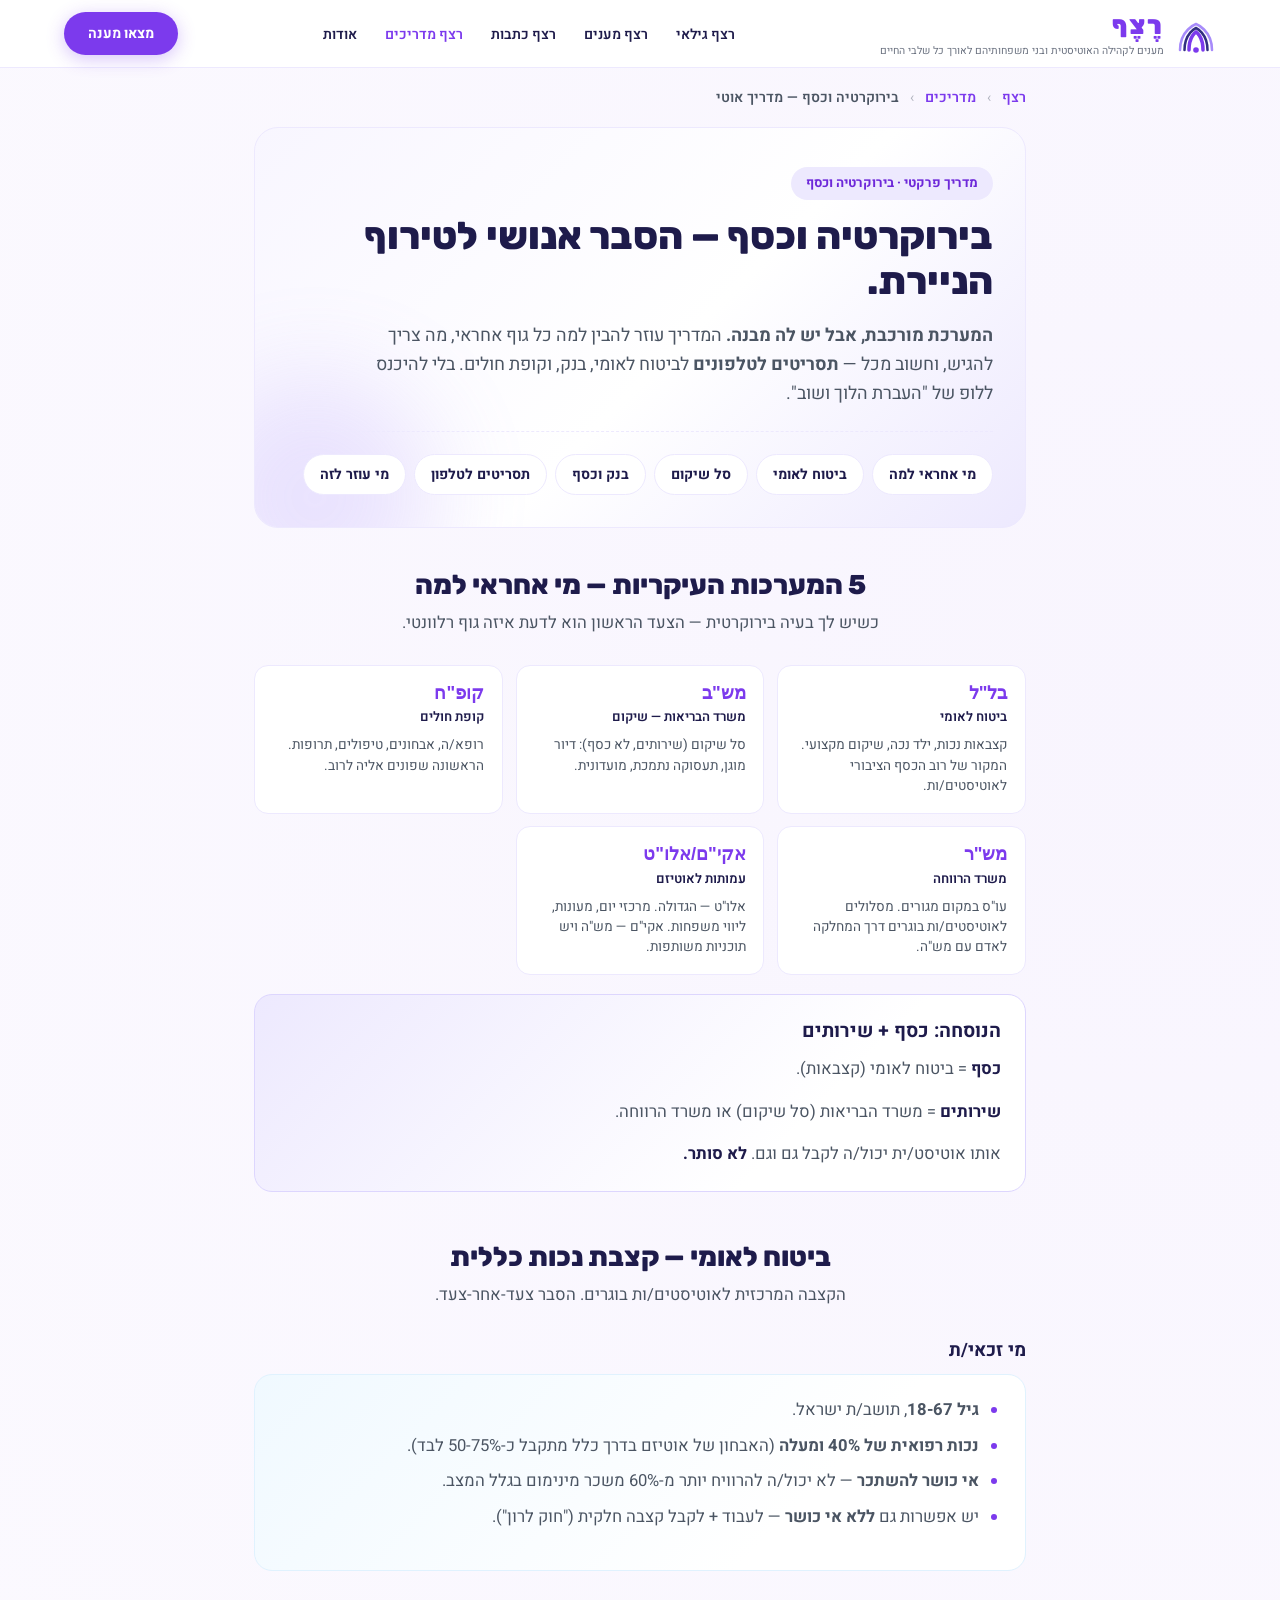
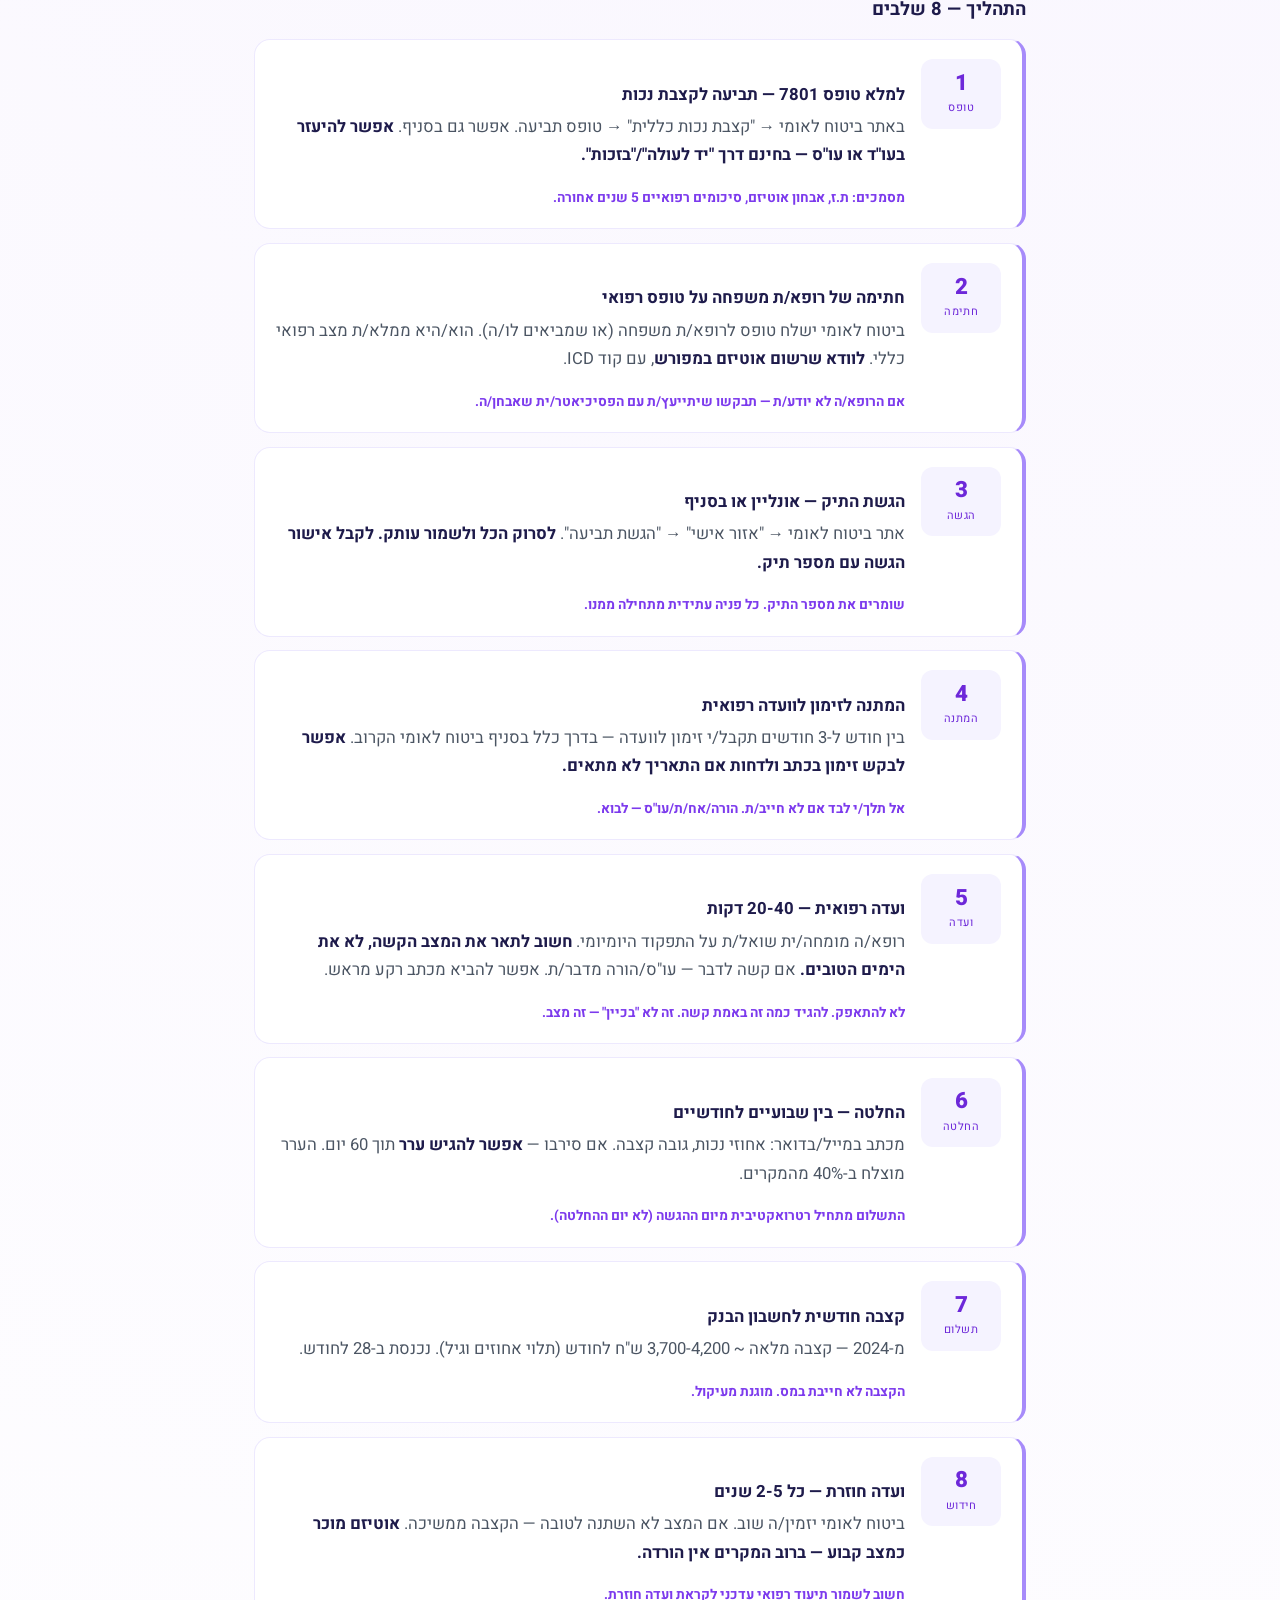
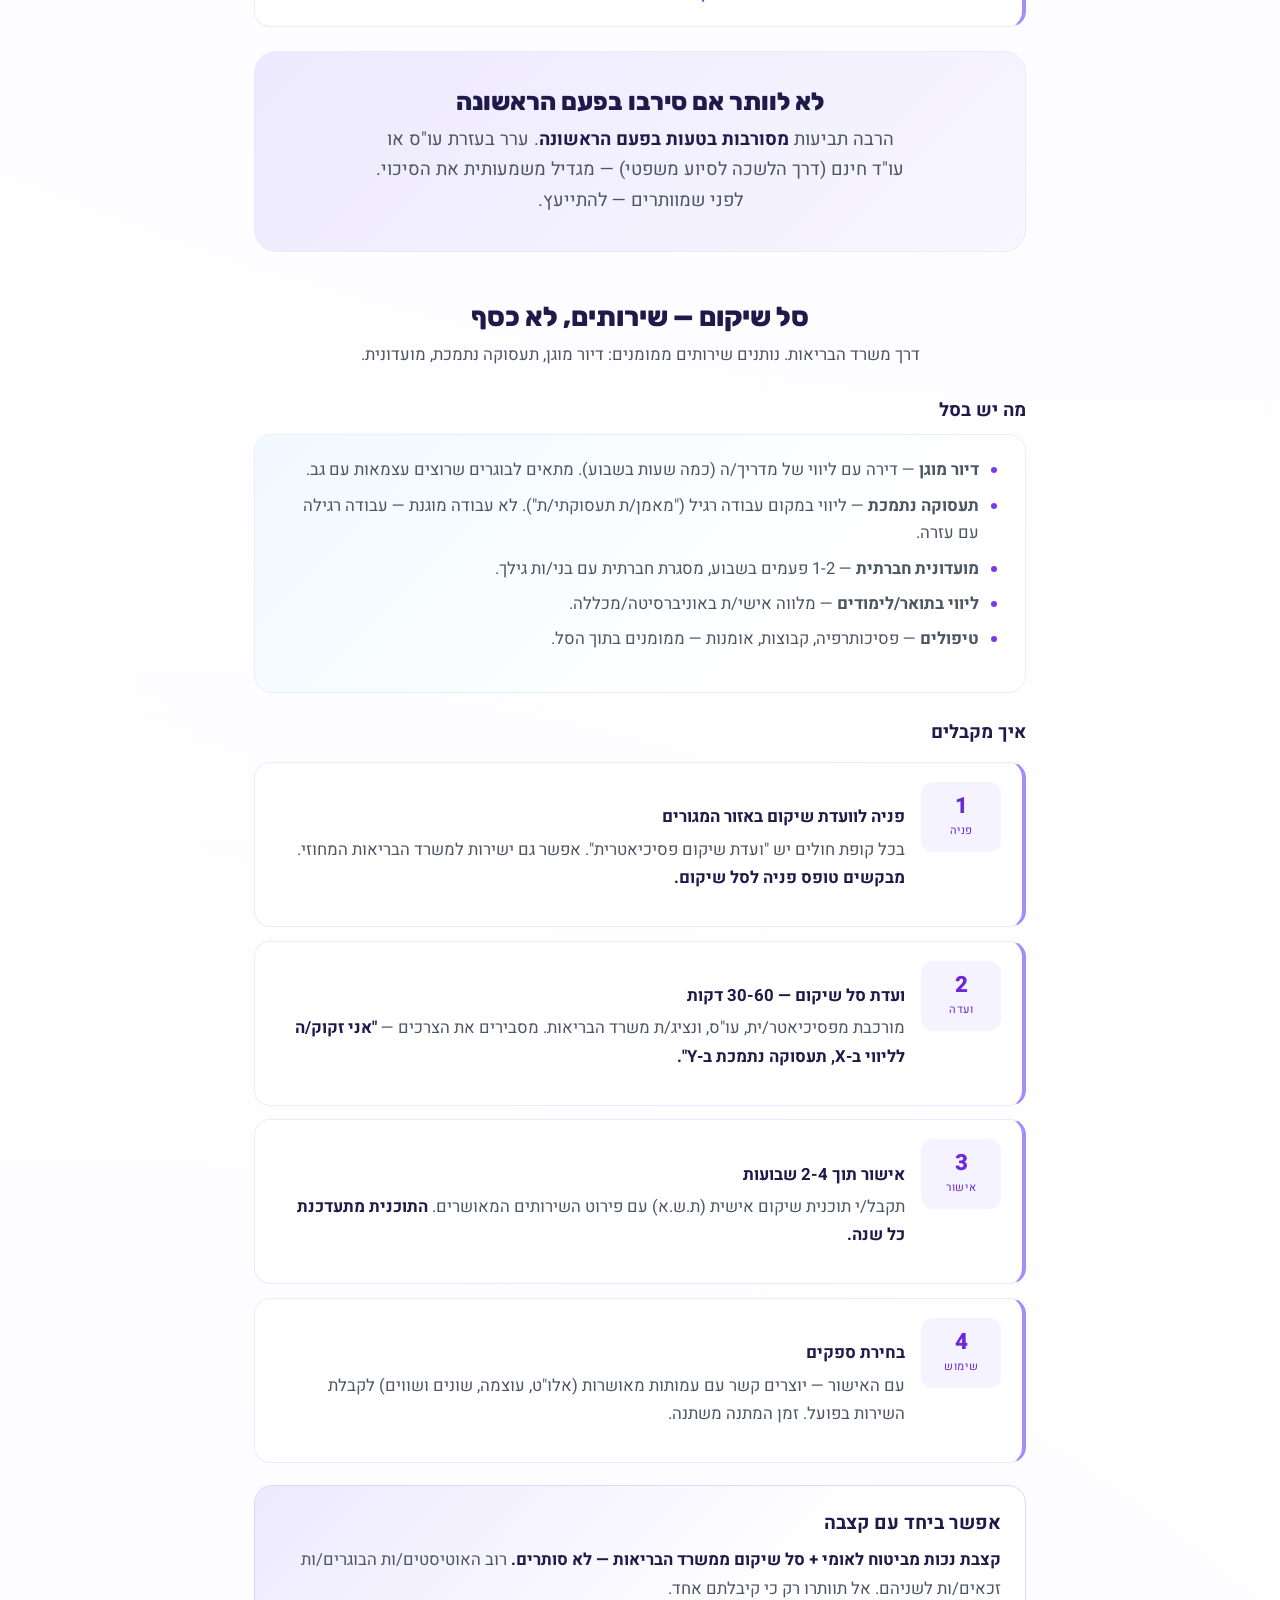
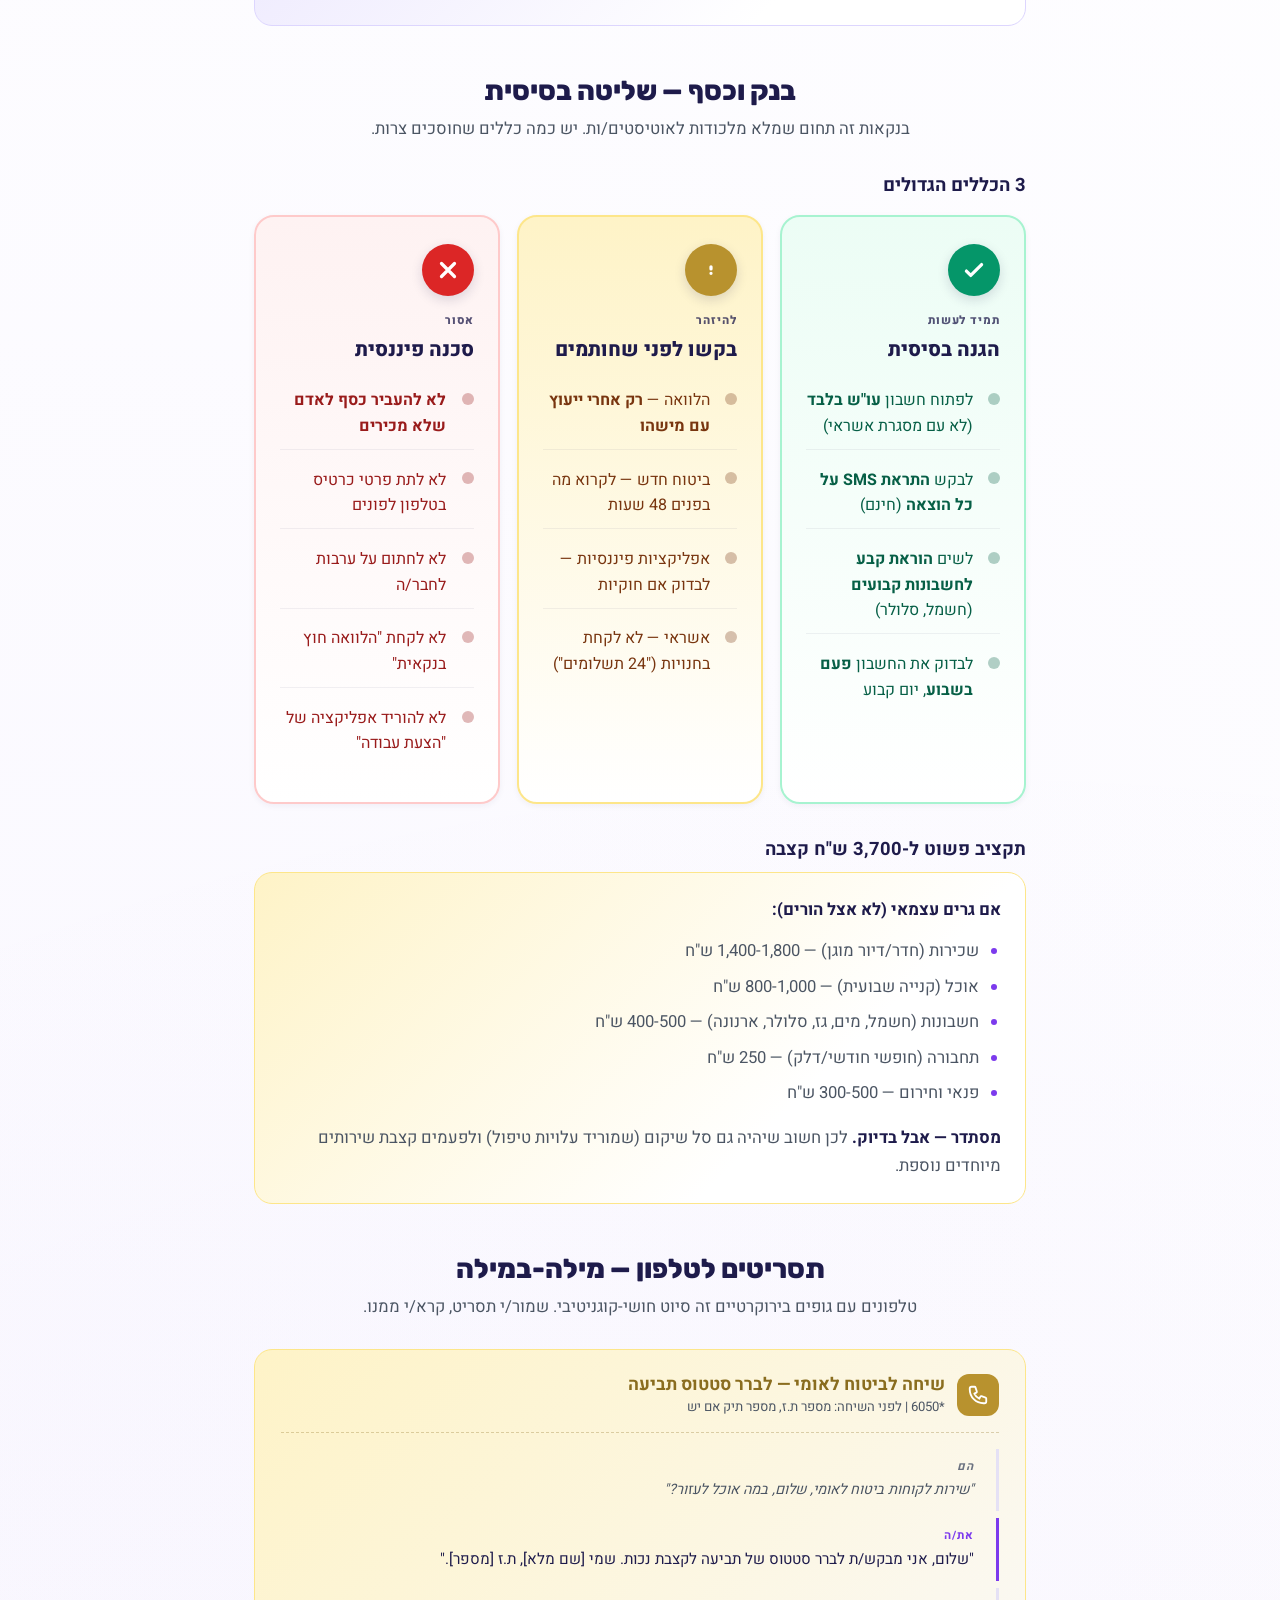
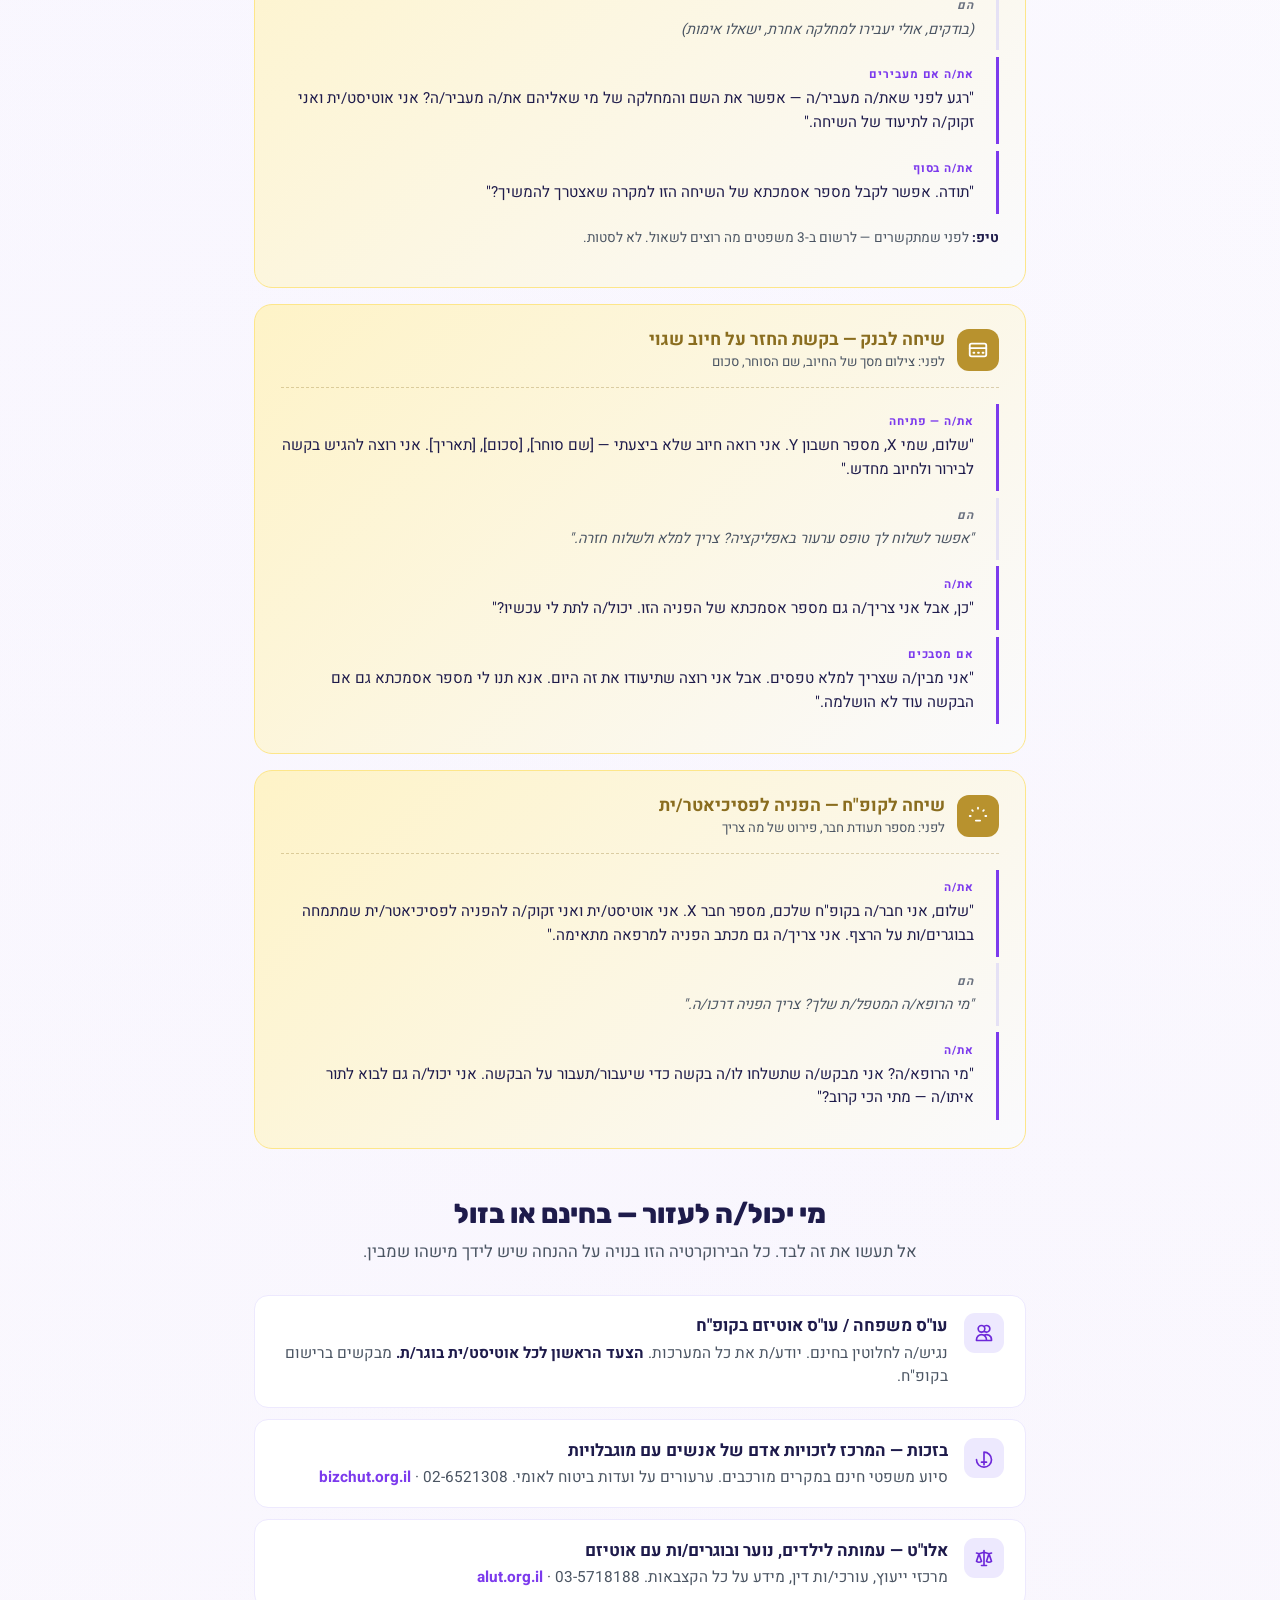
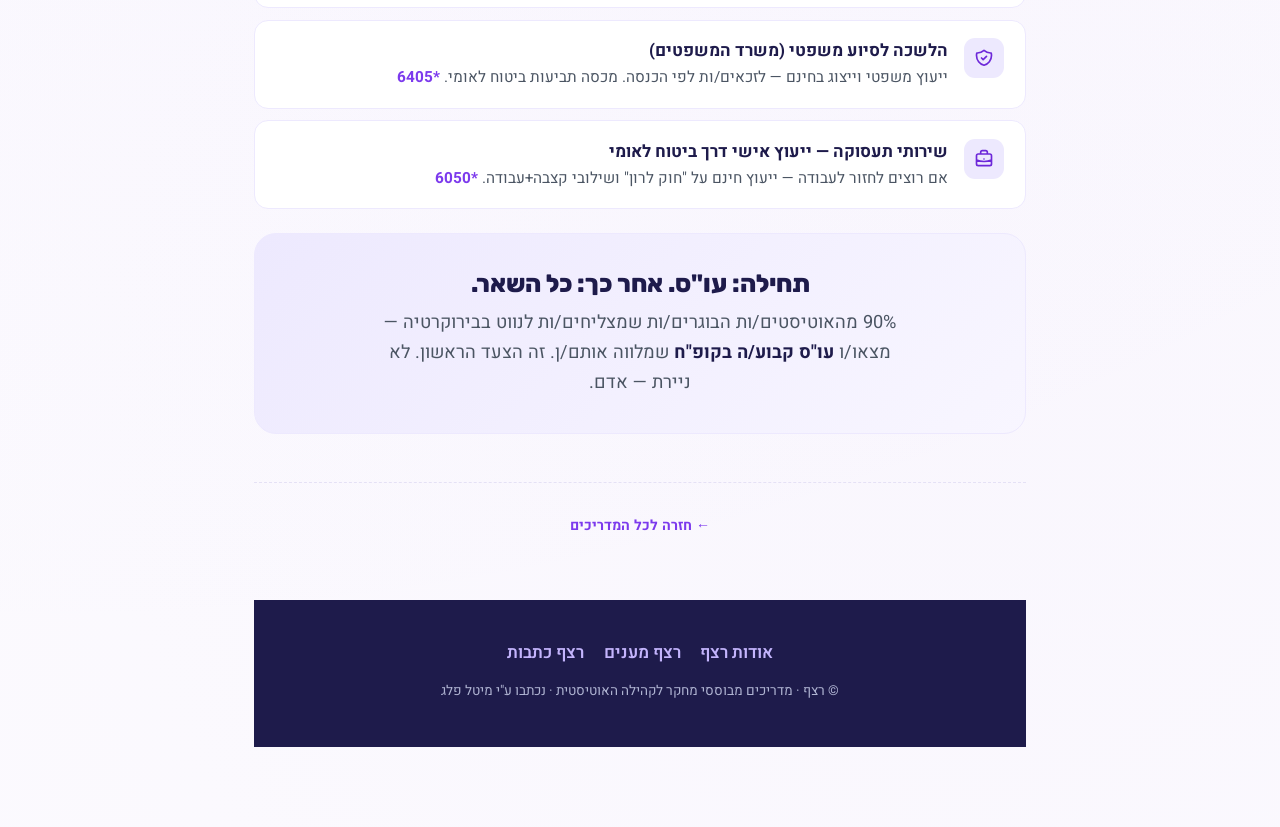
<file: guides/bureaucracy.html>
<!DOCTYPE html>
<html lang="he" dir="rtl">
<head>
<meta charset="UTF-8">
<meta name="viewport" content="width=device-width, initial-scale=1.0">
<title>בירוקרטיה וכסף — מדריך אוטי</title>
<meta name="description" content="מדריך בירוקרטיה לאוטיסטים — ביטוח לאומי, סל שיקום, בנק, הוראת קבע, ביטוחים. הסבר אנושי לטירוף הניירת, עם תסריטים לטלפונים.">
<style>
  .acronyms {
    display: grid;
    grid-template-columns: repeat(auto-fit, minmax(200px, 1fr));
    gap: 0.8rem;
    margin: 1.2rem 0;
  }
  .acronym {
    background: var(--white);
    border: 1.5px solid var(--border-soft);
    border-radius: 14px;
    padding: 1rem 1.1rem;
  }
  .acronym .short {
    font-family: 'Bellefair', sans-serif;
    font-size: 1.15rem;
    font-weight: 700;
    color: var(--terracotta-deep);
    margin-bottom: 0.2rem;
  }
  .acronym .full {
    font-family: 'Heebo', sans-serif;
    font-size: 0.82rem;
    color: var(--ink);
    font-weight: 600;
    margin-bottom: 0.5rem;
  }
  .acronym .what {
    font-size: 0.85rem;
    color: var(--ink-soft);
    line-height: 1.5;
  }

  /* Timeline for applications */
  .bureau-flow {
    display: grid;
    gap: 0.85rem;
    margin: 1rem 0 1.4rem;
  }
  .bf-step {
    background: var(--white);
    border: 1.5px solid var(--border-soft);
    border-radius: 16px;
    padding: 1.2rem 1.3rem;
    border-inline-start: 4px solid var(--olive);
    display: grid;
    grid-template-columns: 80px 1fr;
    gap: 1rem;
  }
  .bf-step .bf-num {
    background: var(--olive-pale);
    color: var(--olive-deep);
    border-radius: 12px;
    padding: 0.8rem 0.4rem;
    text-align: center;
    font-family: 'Heebo', sans-serif;
    align-self: start;
  }
  .bf-step .bf-num .num { font-size: 1.4rem; font-weight: 800; line-height: 1; }
  .bf-step .bf-num .unit { font-size: 0.7rem; text-transform: uppercase; letter-spacing: 0.05em; margin-top: 0.3rem; display: block; }
  .bf-step h4 { font-size: 1.05rem; font-weight: 700; font-family: 'Heebo', sans-serif; margin-bottom: 0.4rem; color: var(--ink); }
  .bf-step p { font-size: 0.93rem; color: var(--ink-soft); margin: 0 0 0.4rem; line-height: 1.6; }
  .bf-step .docs {
    font-size: 0.85rem;
    color: var(--terracotta-deep);
    font-weight: 700;
    font-family: 'Heebo', sans-serif;
  }

  /* Phone script card */
  .phone-script {
    background: linear-gradient(135deg, var(--butter-soft) 0%, var(--paper-cream) 100%);
    border: 1.5px solid var(--butter);
    border-radius: 18px;
    padding: 1.4rem 1.6rem;
    margin: 1rem 0;
  }
  .phone-script .head {
    display: flex; align-items: center; gap: 0.8rem;
    margin-bottom: 1rem; padding-bottom: 0.9rem;
    border-bottom: 1px dashed rgba(138, 109, 31, 0.3);
  }
  .phone-script .head .ic {
    width: 42px; height: 42px; border-radius: 12px;
    background: #B8922E; color: var(--white);
    display: grid; place-items: center; flex-shrink: 0;
  }
  .phone-script .head .ic svg { width: 22px; height: 22px; }
  .phone-script .head h3 { font-size: 1.1rem; margin: 0; font-family: 'Heebo', sans-serif; color: #8A6D1F; }
  .phone-script .head .sub { font-size: 0.82rem; color: var(--ink-soft); }
  .script-line {
    padding: 0.6rem 0;
    font-size: 0.95rem;
    line-height: 1.55;
    color: var(--ink);
  }
  .script-line.you { padding-inline-start: 1.4rem; border-inline-start: 3px solid var(--terracotta-deep); margin-bottom: 0.4rem; }
  .script-line.them { color: var(--ink-soft); font-style: italic; padding-inline-start: 1.4rem; border-inline-start: 3px solid var(--border); margin-bottom: 0.4rem; font-size: 0.9rem; }
  .script-line .lbl {
    display: block;
    font-size: 0.72rem;
    text-transform: uppercase;
    letter-spacing: 0.08em;
    font-weight: 700;
    margin-bottom: 0.2rem;
    font-family: 'Heebo', sans-serif;
  }
  .script-line.you .lbl { color: var(--terracotta-deep); }
  .script-line.them .lbl { color: var(--ink-light); }
</style>
<link rel="stylesheet" href="rezef-guides.css">
</head>
<body>

<nav class="rezef-nav">
  <a href="../index.html#" class="logo">
    <svg class="logo-svg" viewBox="0 0 40 40" fill="none" aria-hidden="true">
      <path d="M4 36 C4 16 20 10 20 10 C20 10 36 16 36 36" stroke="#A78BFA" stroke-width="2.5" stroke-linecap="round" fill="none"/>
      <path d="M8.5 36 C8.5 19 20 14 20 14 C20 14 31.5 19 31.5 36" stroke="#312E81" stroke-width="2.5" stroke-linecap="round" fill="none"/>
      <path d="M13 36 C13 22 20 18 20 18 C20 18 27 22 27 36" stroke="#7C3AED" stroke-width="3.5" stroke-linecap="round" fill="none"/>
      <circle cx="20" cy="36" r="2.8" fill="#7C3AED"/>
    </svg>
    <div>
      <div class="logo-name">רֶצֶף</div>
      <div class="logo-tag">מענים לקהילה האוטיסטית ובני משפחותיהם לאורך כל שלבי החיים</div>
    </div>
  </a>
  <ul class="nav-links">
    <li><a href="../index.html#ages">רצף גילאי</a></li>
    <li><a href="../index.html#svc">רצף מענים</a></li>
    <li><a href="../index.html#articles">רצף כתבות</a></li>
    <li><a href="index.html" class="active">רצף מדריכים</a></li>
    <li><a href="../index.html#about">אודות</a></li>
  </ul>
  <a href="../index.html#ages" class="nav-cta">מצאו מענה</a>
</nav>

<nav class="rezef-breadcrumb" aria-label="פירורי לחם">
  <a href="../index.html">רצף</a>
  <span class="sep">›</span>
  <a href="index.html">מדריכים</a>
  <span class="sep">›</span>
  <span class="current">בירוקרטיה וכסף — מדריך אוטי</span>
</nav>

<main class="guide-wrap">

  <header class="guide-hero">
    <span class="guide-eyebrow">מדריך פרקטי · בירוקרטיה וכסף</span>
    <h1>בירוקרטיה וכסף — הסבר אנושי לטירוף הניירת.</h1>
    <p class="lede">
      <strong>המערכת מורכבת, אבל יש לה מבנה.</strong> המדריך עוזר להבין למה כל גוף אחראי,
      מה צריך להגיש, וחשוב מכל — <strong>תסריטים לטלפונים</strong> לביטוח לאומי, בנק, וקופת חולים.
      בלי להיכנס ללופ של "העברת הלוך ושוב".
    </p>
    <nav class="nav-pills">
      <a href="#who" class="nav-pill">מי אחראי למה</a>
      <a href="#bituach" class="nav-pill">ביטוח לאומי</a>
      <a href="#sal" class="nav-pill">סל שיקום</a>
      <a href="#bank" class="nav-pill">בנק וכסף</a>
      <a href="#scripts" class="nav-pill">תסריטים לטלפון</a>
      <a href="#help" class="nav-pill">מי עוזר לזה</a>
    </nav>
  </header>

  <!-- WHO — 5 המערכות -->
  <section class="gs" id="who">
    <div class="section-head">
      <h2>5 המערכות העיקריות — מי אחראי למה</h2>
      <p>כשיש לך בעיה בירוקרטית — הצעד הראשון הוא לדעת איזה גוף רלוונטי.</p>
    </div>
    <div class="acronyms">

      <div class="acronym">
        <div class="short">בל"ל</div>
        <div class="full">ביטוח לאומי</div>
        <div class="what">קצבאות נכות, ילד נכה, שיקום מקצועי. המקור של רוב הכסף הציבורי לאוטיסטים/ות.</div>
      </div>

      <div class="acronym">
        <div class="short">מש"ב</div>
        <div class="full">משרד הבריאות — שיקום</div>
        <div class="what">סל שיקום (שירותים, לא כסף): דיור מוגן, תעסוקה נתמכת, מועדונית.</div>
      </div>

      <div class="acronym">
        <div class="short">קופ"ח</div>
        <div class="full">קופת חולים</div>
        <div class="what">רופא/ה, אבחונים, טיפולים, תרופות. הראשונה שפונים אליה לרוב.</div>
      </div>

      <div class="acronym">
        <div class="short">מש"ר</div>
        <div class="full">משרד הרווחה</div>
        <div class="what">עו"ס במקום מגורים. מסלולים לאוטיסטים/ות בוגרים דרך המחלקה לאדם עם מש"ה.</div>
      </div>

      <div class="acronym">
        <div class="short">אקי"ם/אלו"ט</div>
        <div class="full">עמותות לאוטיזם</div>
        <div class="what">אלו"ט — הגדולה. מרכזי יום, מעונות, ליווי משפחות. אקי"ם — מש"ה ויש תוכניות משותפות.</div>
      </div>

    </div>

    <div class="gcard tone-warm">
      <h3>הנוסחה: כסף + שירותים</h3>
      <p><strong>כסף</strong> = ביטוח לאומי (קצבאות).</p>
      <p><strong>שירותים</strong> = משרד הבריאות (סל שיקום) או משרד הרווחה.</p>
      <p>אותו אוטיסט/ית יכול/ה לקבל גם וגם. <strong>לא סותר.</strong></p>
    </div>
  </section>

  <!-- BITUACH LEUMI -->
  <section class="gs" id="bituach">
    <div class="section-head">
      <h2>ביטוח לאומי — קצבת נכות כללית</h2>
      <p>הקצבה המרכזית לאוטיסטים/ות בוגרים. הסבר צעד-אחר-צעד.</p>
    </div>

    <h3>מי זכאי/ת</h3>
    <div class="gcard tone-cool">
      <ul>
        <li><strong>גיל 18-67</strong>, תושב/ת ישראל.</li>
        <li><strong>נכות רפואית של 40% ומעלה</strong> (האבחון של אוטיזם בדרך כלל מתקבל כ-50-75% לבד).</li>
        <li><strong>אי כושר להשתכר</strong> — לא יכול/ה להרוויח יותר מ-60% משכר מינימום בגלל המצב.</li>
        <li>יש אפשרות גם <strong>ללא אי כושר</strong> — לעבוד + לקבל קצבה חלקית ("חוק לרון").</li>
      </ul>
    </div>

    <h3>התהליך — 8 שלבים</h3>
    <div class="bureau-flow">

      <div class="bf-step">
        <div class="bf-num"><div class="num">1</div><span class="unit">טופס</span></div>
        <div>
          <h4>למלא טופס 7801 — תביעה לקצבת נכות</h4>
          <p>באתר ביטוח לאומי → "קצבת נכות כללית" → טופס תביעה. אפשר גם בסניף. <strong>אפשר להיעזר בעו"ד או עו"ס — בחינם דרך "יד לעולה"/"בזכות".</strong></p>
          <span class="docs">מסמכים: ת.ז, אבחון אוטיזם, סיכומים רפואיים 5 שנים אחורה.</span>
        </div>
      </div>

      <div class="bf-step">
        <div class="bf-num"><div class="num">2</div><span class="unit">חתימה</span></div>
        <div>
          <h4>חתימה של רופא/ת משפחה על טופס רפואי</h4>
          <p>ביטוח לאומי ישלח טופס לרופא/ת משפחה (או שמביאים לו/ה). הוא/היא ממלא/ת מצב רפואי כללי. <strong>לוודא שרשום אוטיזם במפורש</strong>, עם קוד ICD.</p>
          <span class="docs">אם הרופא/ה לא יודע/ת — תבקשו שיתייעץ/ת עם הפסיכיאטר/ית שאבחן/ה.</span>
        </div>
      </div>

      <div class="bf-step">
        <div class="bf-num"><div class="num">3</div><span class="unit">הגשה</span></div>
        <div>
          <h4>הגשת התיק — אונליין או בסניף</h4>
          <p>אתר ביטוח לאומי → "אזור אישי" → "הגשת תביעה". <strong>לסרוק הכל ולשמור עותק. לקבל אישור הגשה עם מספר תיק.</strong></p>
          <span class="docs">שומרים את מספר התיק. כל פניה עתידית מתחילה ממנו.</span>
        </div>
      </div>

      <div class="bf-step">
        <div class="bf-num"><div class="num">4</div><span class="unit">המתנה</span></div>
        <div>
          <h4>המתנה לזימון לוועדה רפואית</h4>
          <p>בין חודש ל-3 חודשים תקבל/י זימון לוועדה — בדרך כלל בסניף ביטוח לאומי הקרוב. <strong>אפשר לבקש זימון בכתב ולדחות אם התאריך לא מתאים.</strong></p>
          <span class="docs">אל תלך/י לבד אם לא חייב/ת. הורה/אח/ת/עו"ס — לבוא.</span>
        </div>
      </div>

      <div class="bf-step">
        <div class="bf-num"><div class="num">5</div><span class="unit">ועדה</span></div>
        <div>
          <h4>ועדה רפואית — 20-40 דקות</h4>
          <p>רופא/ה מומחה/ית שואל/ת על התפקוד היומיומי. <strong>חשוב לתאר את המצב הקשה, לא את הימים הטובים.</strong> אם קשה לדבר — עו"ס/הורה מדבר/ת. אפשר להביא מכתב רקע מראש.</p>
          <span class="docs">לא להתאפק. להגיד כמה זה באמת קשה. זה לא "בכיין" — זה מצב.</span>
        </div>
      </div>

      <div class="bf-step">
        <div class="bf-num"><div class="num">6</div><span class="unit">החלטה</span></div>
        <div>
          <h4>החלטה — בין שבועיים לחודשיים</h4>
          <p>מכתב במייל/בדואר: אחוזי נכות, גובה קצבה. אם סירבו — <strong>אפשר להגיש ערר</strong> תוך 60 יום. הערר מוצלח ב-40% מהמקרים.</p>
          <span class="docs">התשלום מתחיל רטרואקטיבית מיום ההגשה (לא יום ההחלטה).</span>
        </div>
      </div>

      <div class="bf-step">
        <div class="bf-num"><div class="num">7</div><span class="unit">תשלום</span></div>
        <div>
          <h4>קצבה חודשית לחשבון הבנק</h4>
          <p>מ-2024 — קצבה מלאה ~ 3,700-4,200 ש"ח לחודש (תלוי אחוזים וגיל). נכנסת ב-28 לחודש.</p>
          <span class="docs">הקצבה <strong>לא חייבת במס</strong>. מוגנת מעיקול.</span>
        </div>
      </div>

      <div class="bf-step">
        <div class="bf-num"><div class="num">8</div><span class="unit">חידוש</span></div>
        <div>
          <h4>ועדה חוזרת — כל 2-5 שנים</h4>
          <p>ביטוח לאומי יזמין/ה שוב. אם המצב לא השתנה לטובה — הקצבה ממשיכה. <strong>אוטיזם מוכר כמצב קבוע — ברוב המקרים אין הורדה.</strong></p>
          <span class="docs">חשוב לשמור תיעוד רפואי עדכני לקראת ועדה חוזרת.</span>
        </div>
      </div>

    </div>

    <div class="big-reframe">
      <h3>לא לוותר אם סירבו בפעם הראשונה</h3>
      <p>
        הרבה תביעות <strong>מסורבות בטעות בפעם הראשונה</strong>.
        ערר בעזרת עו"ס או עו"ד חינם (דרך הלשכה לסיוע משפטי) — מגדיל משמעותית את הסיכוי.
        לפני שמוותרים — להתייעץ.
      </p>
    </div>
  </section>

  <!-- SAL SHIKUM -->
  <section class="gs" id="sal">
    <div class="section-head">
      <h2>סל שיקום — שירותים, לא כסף</h2>
      <p>דרך משרד הבריאות. נותנים שירותים ממומנים: דיור מוגן, תעסוקה נתמכת, מועדונית.</p>
    </div>

    <h3>מה יש בסל</h3>
    <div class="gcard tone-cool">
      <ul>
        <li><strong>דיור מוגן</strong> — דירה עם ליווי של מדריך/ה (כמה שעות בשבוע). מתאים לבוגרים שרוצים עצמאות עם גב.</li>
        <li><strong>תעסוקה נתמכת</strong> — ליווי במקום עבודה רגיל ("מאמן/ת תעסוקתי/ת"). לא עבודה מוגנת — עבודה רגילה עם עזרה.</li>
        <li><strong>מועדונית חברתית</strong> — 1-2 פעמים בשבוע, מסגרת חברתית עם בני/ות גילך.</li>
        <li><strong>ליווי בתואר/לימודים</strong> — מלווה אישי/ת באוניברסיטה/מכללה.</li>
        <li><strong>טיפולים</strong> — פסיכותרפיה, קבוצות, אומנות — ממומנים בתוך הסל.</li>
      </ul>
    </div>

    <h3>איך מקבלים</h3>
    <div class="bureau-flow">
      <div class="bf-step">
        <div class="bf-num"><div class="num">1</div><span class="unit">פניה</span></div>
        <div>
          <h4>פניה לוועדת שיקום באזור המגורים</h4>
          <p>בכל קופת חולים יש "ועדת שיקום פסיכיאטרית". אפשר גם ישירות למשרד הבריאות המחוזי. <strong>מבקשים טופס פניה לסל שיקום.</strong></p>
        </div>
      </div>
      <div class="bf-step">
        <div class="bf-num"><div class="num">2</div><span class="unit">ועדה</span></div>
        <div>
          <h4>ועדת סל שיקום — 30-60 דקות</h4>
          <p>מורכבת מפסיכיאטר/ית, עו"ס, ונציג/ת משרד הבריאות. מסבירים את הצרכים — <strong>"אני זקוק/ה לליווי ב-X, תעסוקה נתמכת ב-Y".</strong></p>
        </div>
      </div>
      <div class="bf-step">
        <div class="bf-num"><div class="num">3</div><span class="unit">אישור</span></div>
        <div>
          <h4>אישור תוך 2-4 שבועות</h4>
          <p>תקבל/י תוכנית שיקום אישית (ת.ש.א) עם פירוט השירותים המאושרים. <strong>התוכנית מתעדכנת כל שנה.</strong></p>
        </div>
      </div>
      <div class="bf-step">
        <div class="bf-num"><div class="num">4</div><span class="unit">שימוש</span></div>
        <div>
          <h4>בחירת ספקים</h4>
          <p>עם האישור — יוצרים קשר עם עמותות מאושרות (אלו"ט, עוצמה, שונים ושווים) לקבלת השירות בפועל. זמן המתנה משתנה.</p>
        </div>
      </div>
    </div>

    <div class="gcard tone-warm">
      <h3>אפשר ביחד עם קצבה</h3>
      <p><strong>קצבת נכות מביטוח לאומי + סל שיקום ממשרד הבריאות — לא סותרים.</strong> רוב האוטיסטים/ות הבוגרים/ות זכאים/ות לשניהם. אל תוותרו רק כי קיבלתם אחד.</p>
    </div>
  </section>

  <!-- BANK -->
  <section class="gs" id="bank">
    <div class="section-head">
      <h2>בנק וכסף — שליטה בסיסית</h2>
      <p>בנקאות זה תחום שמלא מלכודות לאוטיסטים/ות. יש כמה כללים שחוסכים צרות.</p>
    </div>

    <h3>3 הכללים הגדולים</h3>
    <div class="traffic">

      <div class="tl-card green">
        <div class="tl-dot"><svg fill="none" stroke="currentColor" stroke-width="3" viewBox="0 0 24 24"><path stroke-linecap="round" stroke-linejoin="round" d="M5 13l4 4L19 7"/></svg></div>
        <div class="label">תמיד לעשות</div>
        <h3>הגנה בסיסית</h3>
        <ul>
          <li>לפתוח חשבון <strong>עו"ש בלבד</strong> (לא עם מסגרת אשראי)</li>
          <li>לבקש <strong>התראת SMS על כל הוצאה</strong> (חינם)</li>
          <li>לשים <strong>הוראת קבע לחשבונות קבועים</strong> (חשמל, סלולר)</li>
          <li>לבדוק את החשבון <strong>פעם בשבוע</strong>, יום קבוע</li>
        </ul>
      </div>

      <div class="tl-card yellow">
        <div class="tl-dot"><svg fill="none" stroke="currentColor" stroke-width="3" viewBox="0 0 24 24"><path stroke-linecap="round" stroke-linejoin="round" d="M12 9v2m0 4h.01"/></svg></div>
        <div class="label">להיזהר</div>
        <h3>בקשו לפני שחותמים</h3>
        <ul>
          <li>הלוואה — <strong>רק אחרי ייעוץ עם מישהו</strong></li>
          <li>ביטוח חדש — לקרוא מה בפנים 48 שעות</li>
          <li>אפליקציות פיננסיות — לבדוק אם חוקיות</li>
          <li>אשראי — לא לקחת בחנויות ("24 תשלומים")</li>
        </ul>
      </div>

      <div class="tl-card red">
        <div class="tl-dot"><svg fill="none" stroke="currentColor" stroke-width="3" viewBox="0 0 24 24"><path stroke-linecap="round" stroke-linejoin="round" d="M6 18L18 6M6 6l12 12"/></svg></div>
        <div class="label">אסור</div>
        <h3>סכנה פיננסית</h3>
        <ul>
          <li><strong>לא להעביר כסף לאדם שלא מכירים</strong></li>
          <li>לא לתת פרטי כרטיס בטלפון לפונים</li>
          <li>לא לחתום על ערבות לחבר/ה</li>
          <li>לא לקחת "הלוואה חוץ בנקאית"</li>
          <li>לא להוריד אפליקציה של "הצעת עבודה"</li>
        </ul>
      </div>

    </div>

    <h3>תקציב פשוט ל-3,700 ש"ח קצבה</h3>
    <div class="gcard tone-butter">
      <p><strong>אם גרים עצמאי (לא אצל הורים):</strong></p>
      <ul>
        <li>שכירות (חדר/דיור מוגן) — 1,400-1,800 ש"ח</li>
        <li>אוכל (קנייה שבועית) — 800-1,000 ש"ח</li>
        <li>חשבונות (חשמל, מים, גז, סלולר, ארנונה) — 400-500 ש"ח</li>
        <li>תחבורה (חופשי חודשי/דלק) — 250 ש"ח</li>
        <li>פנאי וחירום — 300-500 ש"ח</li>
      </ul>
      <p><strong>מסתדר — אבל בדיוק.</strong> לכן חשוב שיהיה גם סל שיקום (שמוריד עלויות טיפול) ולפעמים קצבת שירותים מיוחדים נוספת.</p>
    </div>
  </section>

  <!-- PHONE SCRIPTS -->
  <section class="gs" id="scripts">
    <div class="section-head">
      <h2>תסריטים לטלפון — מילה-במילה</h2>
      <p>טלפונים עם גופים בירוקרטיים זה סיוט חושי-קוגניטיבי. שמור/י תסריט, קרא/י ממנו.</p>
    </div>

    <div class="phone-script">
      <div class="head">
        <div class="ic"><svg fill="none" stroke="currentColor" stroke-width="2" viewBox="0 0 24 24"><path stroke-linecap="round" stroke-linejoin="round" d="M3 5a2 2 0 012-2h3.28a1 1 0 01.948.684l1.498 4.493a1 1 0 01-.502 1.21l-2.257 1.13a11.042 11.042 0 005.516 5.516l1.13-2.257a1 1 0 011.21-.502l4.493 1.498a1 1 0 01.684.949V19a2 2 0 01-2 2h-1C9.716 21 3 14.284 3 6V5z"/></svg></div>
        <div>
          <h3>שיחה לביטוח לאומי — לברר סטטוס תביעה</h3>
          <div class="sub">*6050 | לפני השיחה: מספר ת.ז, מספר תיק אם יש</div>
        </div>
      </div>

      <div class="script-line them">
        <span class="lbl">הם</span>
        "שירות לקוחות ביטוח לאומי, שלום, במה אוכל לעזור?"
      </div>
      <div class="script-line you">
        <span class="lbl">את/ה</span>
        "שלום, אני מבקש/ת לברר סטטוס של תביעה לקצבת נכות. שמי [שם מלא], ת.ז [מספר]."
      </div>
      <div class="script-line them">
        <span class="lbl">הם</span>
        (בודקים, אולי יעבירו למחלקה אחרת, ישאלו אימות)
      </div>
      <div class="script-line you">
        <span class="lbl">את/ה אם מעבירים</span>
        "רגע לפני שאת/ה מעביר/ה — אפשר את השם והמחלקה של מי שאליהם את/ה מעביר/ה? אני אוטיסט/ית ואני זקוק/ה לתיעוד של השיחה."
      </div>
      <div class="script-line you">
        <span class="lbl">את/ה בסוף</span>
        "תודה. אפשר לקבל מספר אסמכתא של השיחה הזו למקרה שאצטרך להמשיך?"
      </div>
      <p style="font-size: 0.85rem; color: var(--ink-soft); margin-top: 0.8rem;">
        <strong>טיפ:</strong> לפני שמתקשרים — לרשום ב-3 משפטים מה רוצים לשאול. לא לסטות.
      </p>
    </div>

    <div class="phone-script">
      <div class="head">
        <div class="ic"><svg fill="none" stroke="currentColor" stroke-width="2" viewBox="0 0 24 24"><path stroke-linecap="round" stroke-linejoin="round" d="M3 10h18M7 15h1m4 0h1m4 0h1"/><rect x="3" y="5" width="18" height="14" rx="2"/></svg></div>
        <div>
          <h3>שיחה לבנק — בקשת החזר על חיוב שגוי</h3>
          <div class="sub">לפני: צילום מסך של החיוב, שם הסוחר, סכום</div>
        </div>
      </div>

      <div class="script-line you">
        <span class="lbl">את/ה — פתיחה</span>
        "שלום, שמי X, מספר חשבון Y. אני רואה חיוב שלא ביצעתי — [שם סוחר], [סכום], [תאריך]. אני רוצה להגיש בקשה לבירור ולחיוב מחדש."
      </div>
      <div class="script-line them">
        <span class="lbl">הם</span>
        "אפשר לשלוח לך טופס ערעור באפליקציה? צריך למלא ולשלוח חזרה."
      </div>
      <div class="script-line you">
        <span class="lbl">את/ה</span>
        "כן, אבל אני צריך/ה גם מספר אסמכתא של הפניה הזו. יכול/ה לתת לי עכשיו?"
      </div>
      <div class="script-line you">
        <span class="lbl">אם מסבכים</span>
        "אני מבין/ה שצריך למלא טפסים. אבל אני רוצה שתיעודו את זה היום. אנא תנו לי מספר אסמכתא גם אם הבקשה עוד לא הושלמה."
      </div>
    </div>

    <div class="phone-script">
      <div class="head">
        <div class="ic"><svg fill="none" stroke="currentColor" stroke-width="2" viewBox="0 0 24 24"><path stroke-linecap="round" stroke-linejoin="round" d="M9.663 17h4.673M12 3v1m6.364 1.636l-.707.707M21 12h-1M4 12H3m3.343-5.657l-.707-.707"/></svg></div>
        <div>
          <h3>שיחה לקופ"ח — הפניה לפסיכיאטר/ית</h3>
          <div class="sub">לפני: מספר תעודת חבר, פירוט של מה צריך</div>
        </div>
      </div>

      <div class="script-line you">
        <span class="lbl">את/ה</span>
        "שלום, אני חבר/ה בקופ"ח שלכם, מספר חבר X. אני אוטיסט/ית ואני זקוק/ה להפניה לפסיכיאטר/ית שמתמחה בבוגרים/ות על הרצף. אני צריך/ה גם מכתב הפניה למרפאה מתאימה."
      </div>
      <div class="script-line them">
        <span class="lbl">הם</span>
        "מי הרופא/ה המטפל/ת שלך? צריך הפניה דרכו/ה."
      </div>
      <div class="script-line you">
        <span class="lbl">את/ה</span>
        "מי הרופא/ה? אני מבקש/ה שתשלחו לו/ה בקשה כדי שיעבור/תעבור על הבקשה. אני יכול/ה גם לבוא לתור איתו/ה — מתי הכי קרוב?"
      </div>
    </div>
  </section>

  <!-- HELP -->
  <section class="gs" id="help">
    <div class="section-head">
      <h2>מי יכול/ה לעזור — בחינם או בזול</h2>
      <p>אל תעשו את זה לבד. כל הבירוקרטיה הזו בנויה על ההנחה שיש לידך מישהו שמבין.</p>
    </div>

    <div class="resources">

      <div class="resource">
        <div class="ico"><svg fill="none" stroke="currentColor" stroke-width="2" viewBox="0 0 24 24"><path stroke-linecap="round" stroke-linejoin="round" d="M12 4.354a4 4 0 110 5.292M15 21H3v-1a6 6 0 0112 0v1zm0 0h6v-1a6 6 0 00-9-5.197M13 7a4 4 0 11-8 0 4 4 0 018 0z"/></svg></div>
        <div>
          <h4>עו"ס משפחה / עו"ס אוטיזם בקופ"ח</h4>
          <p>נגיש/ה לחלוטין בחינם. יודע/ת את כל המערכות. <strong>הצעד הראשון לכל אוטיסט/ית בוגר/ת.</strong> מבקשים ברישום בקופ"ח.</p>
        </div>
      </div>

      <div class="resource">
        <div class="ico"><svg fill="none" stroke="currentColor" stroke-width="2" viewBox="0 0 24 24"><path stroke-linecap="round" stroke-linejoin="round" d="M12 15v2m0 0v3m0-3h3m-3 0H9m3-12a9 9 0 11-9 9m9-9v9"/></svg></div>
        <div>
          <h4>בזכות — המרכז לזכויות אדם של אנשים עם מוגבלויות</h4>
          <p>סיוע משפטי חינם במקרים מורכבים. ערעורים על ועדות ביטוח לאומי. <a href="https://bizchut.org.il" target="_blank" rel="noopener">bizchut.org.il</a> · 02-6521308</p>
        </div>
      </div>

      <div class="resource">
        <div class="ico"><svg fill="none" stroke="currentColor" stroke-width="2" viewBox="0 0 24 24"><path stroke-linecap="round" stroke-linejoin="round" d="M3 6l3 1m0 0l-3 9a5.002 5.002 0 006.001 0M6 7l3 9M6 7l6-2m6 2l3-1m-3 1l-3 9a5.002 5.002 0 006.001 0M18 7l3 9m-3-9l-6-2m0-2v2m0 16V5m0 16H9m3 0h3"/></svg></div>
        <div>
          <h4>אלו"ט — עמותה לילדים, נוער ובוגרים/ות עם אוטיזם</h4>
          <p>מרכזי ייעוץ, עורכי/ות דין, מידע על כל הקצבאות. <a href="https://www.alut.org.il" target="_blank" rel="noopener">alut.org.il</a> · 03-5718188</p>
        </div>
      </div>

      <div class="resource">
        <div class="ico"><svg fill="none" stroke="currentColor" stroke-width="2" viewBox="0 0 24 24"><path stroke-linecap="round" stroke-linejoin="round" d="M9 12l2 2 4-4m5.618-4.016A11.955 11.955 0 0112 2.944a11.955 11.955 0 01-8.618 3.04A12.02 12.02 0 003 9c0 5.591 3.824 10.29 9 11.622 5.176-1.332 9-6.03 9-11.622 0-1.042-.133-2.052-.382-3.016z"/></svg></div>
        <div>
          <h4>הלשכה לסיוע משפטי (משרד המשפטים)</h4>
          <p>ייעוץ משפטי וייצוג בחינם — לזכאים/ות לפי הכנסה. מכסה תביעות ביטוח לאומי. <a href="tel:*6405">*6405</a></p>
        </div>
      </div>

      <div class="resource">
        <div class="ico"><svg fill="none" stroke="currentColor" stroke-width="2" viewBox="0 0 24 24"><path stroke-linecap="round" stroke-linejoin="round" d="M21 13.255A23.931 23.931 0 0112 15c-3.183 0-6.22-.62-9-1.745M16 6V4a2 2 0 00-2-2h-4a2 2 0 00-2 2v2m4 6h.01M5 20h14a2 2 0 002-2V8a2 2 0 00-2-2H5a2 2 0 00-2 2v10a2 2 0 002 2z"/></svg></div>
        <div>
          <h4>שירותי תעסוקה — ייעוץ אישי דרך ביטוח לאומי</h4>
          <p>אם רוצים לחזור לעבודה — ייעוץ חינם על "חוק לרון" ושילובי קצבה+עבודה. <a href="tel:*6050">*6050</a></p>
        </div>
      </div>

    </div>

    <div class="big-reframe">
      <h3>תחילה: עו"ס. אחר כך: כל השאר.</h3>
      <p>
        90% מהאוטיסטים/ות הבוגרים/ות שמצליחים/ות לנווט בבירוקרטיה —
        מצאו/ו <strong>עו"ס קבוע/ה בקופ"ח</strong> שמלווה אותם/ן.
        זה הצעד הראשון. לא ניירת — אדם.
      </p>
    </div>
  </section>

    </div>

<footer class="guide-footer">
  <a href="index.html" class="back">← חזרה לכל המדריכים</a>
</footer>

<footer class="rezef-footer">
  <div class="ft-links">
    <a href="../index.html#about">אודות רצף</a>
    <a href="../index.html#svc">רצף מענים</a>
    <a href="../index.html#articles">רצף כתבות</a>
  </div>
  <p class="ft-note">© רצף · מדריכים מבוססי מחקר לקהילה האוטיסטית · נכתבו ע"י מיטל פלג</p>
</footer>

</main>

</body>
</html>
</file>
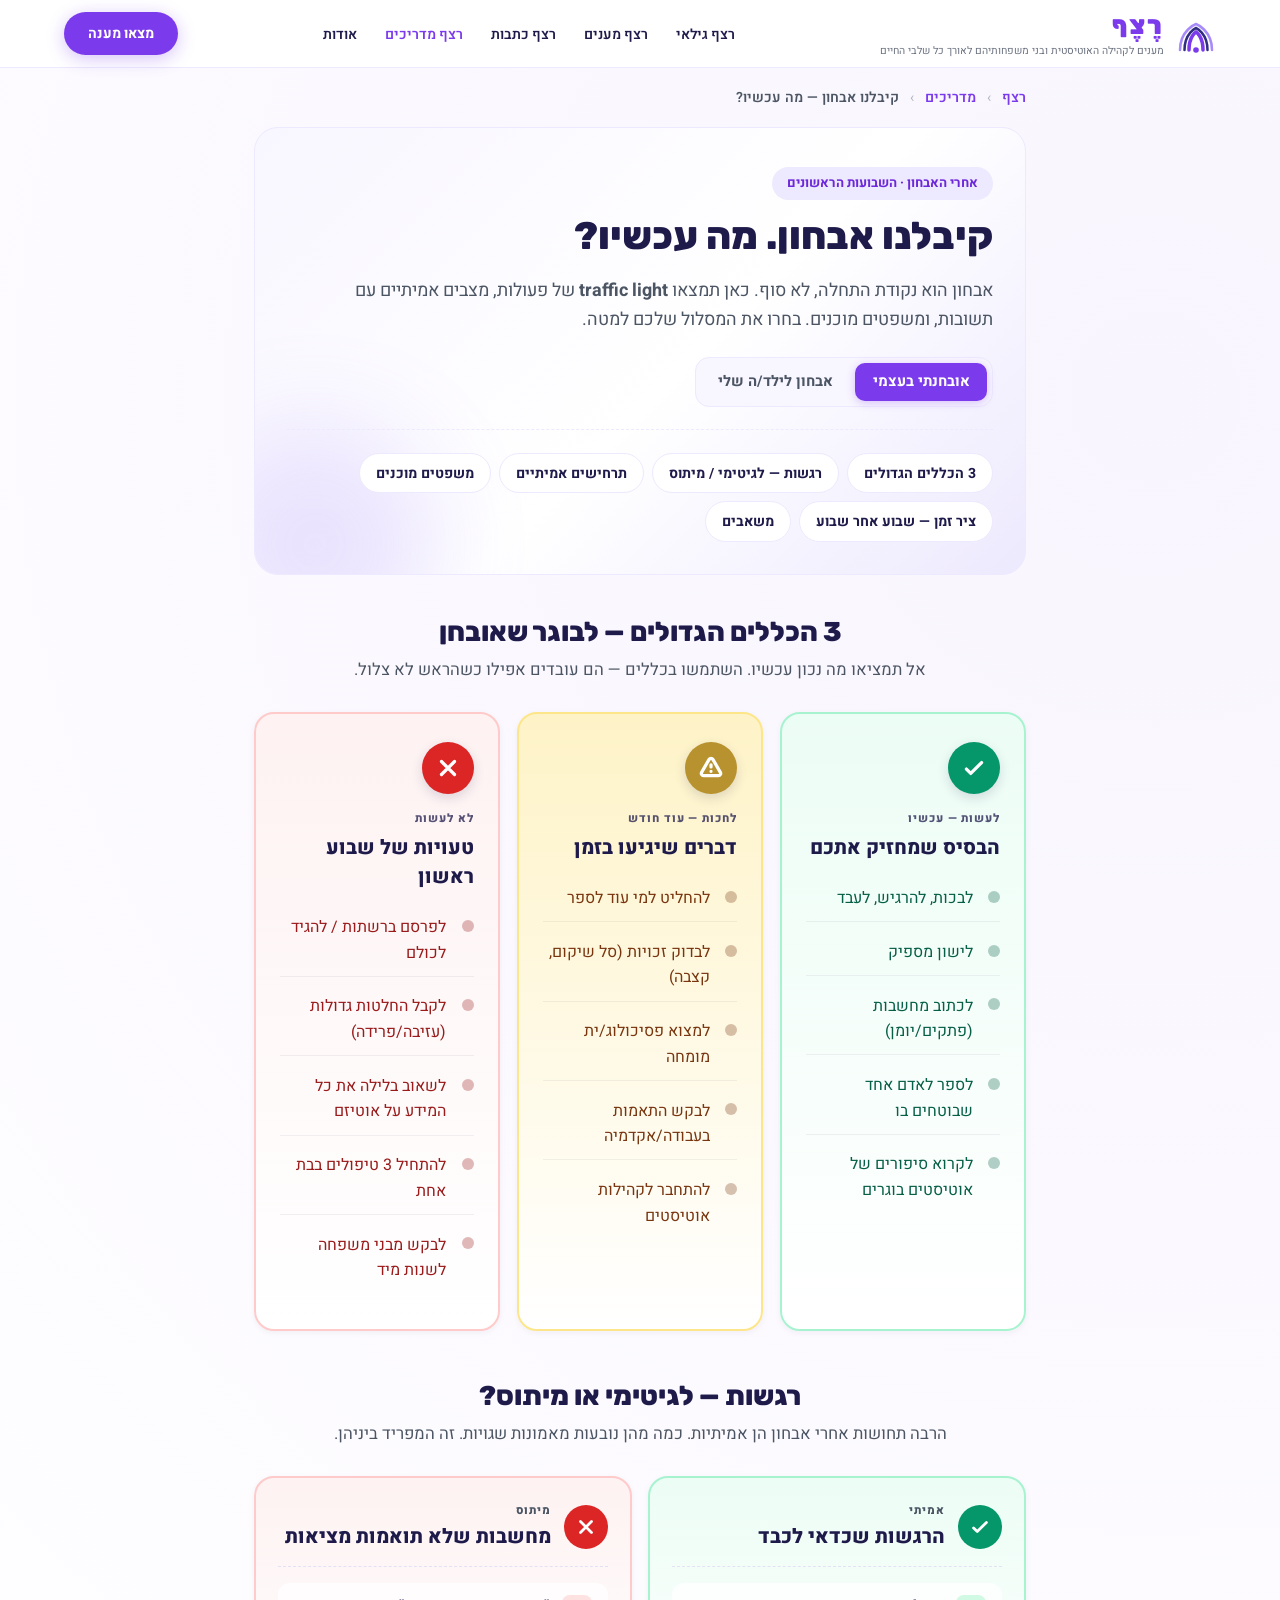
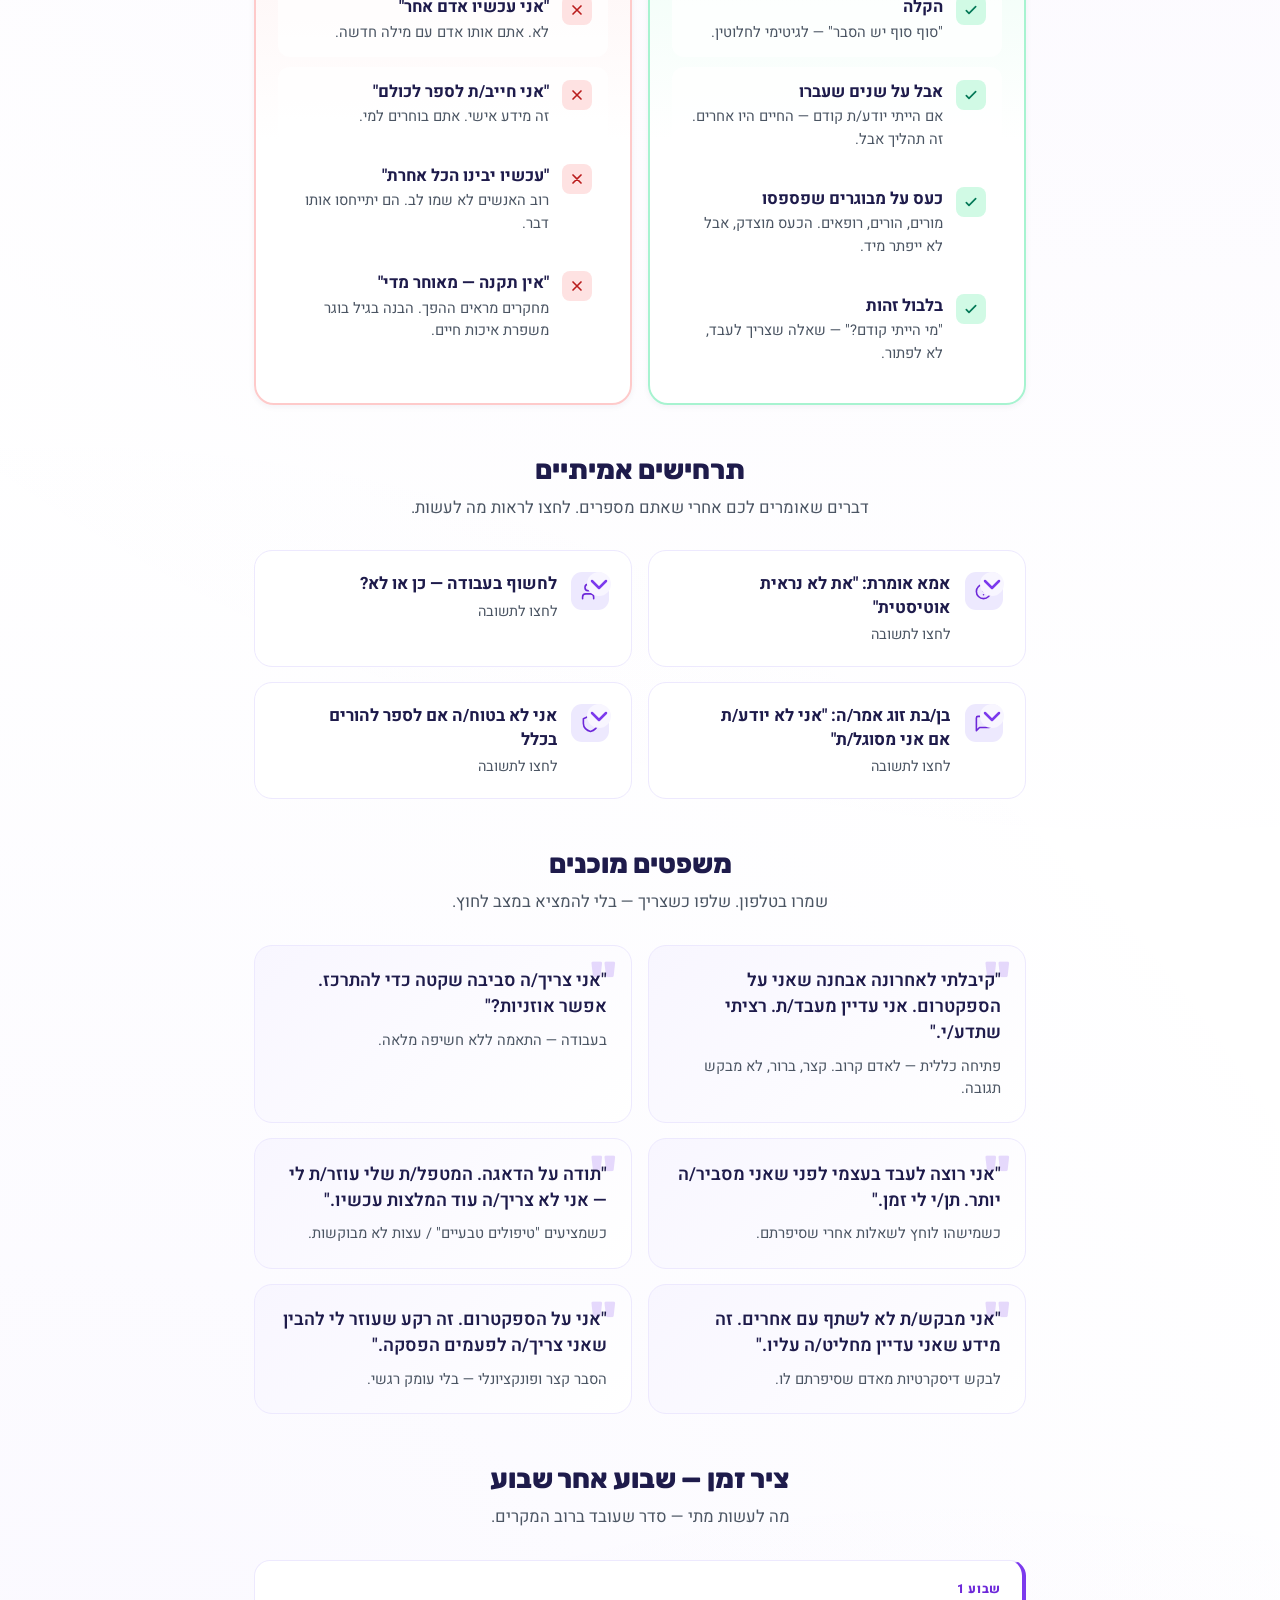
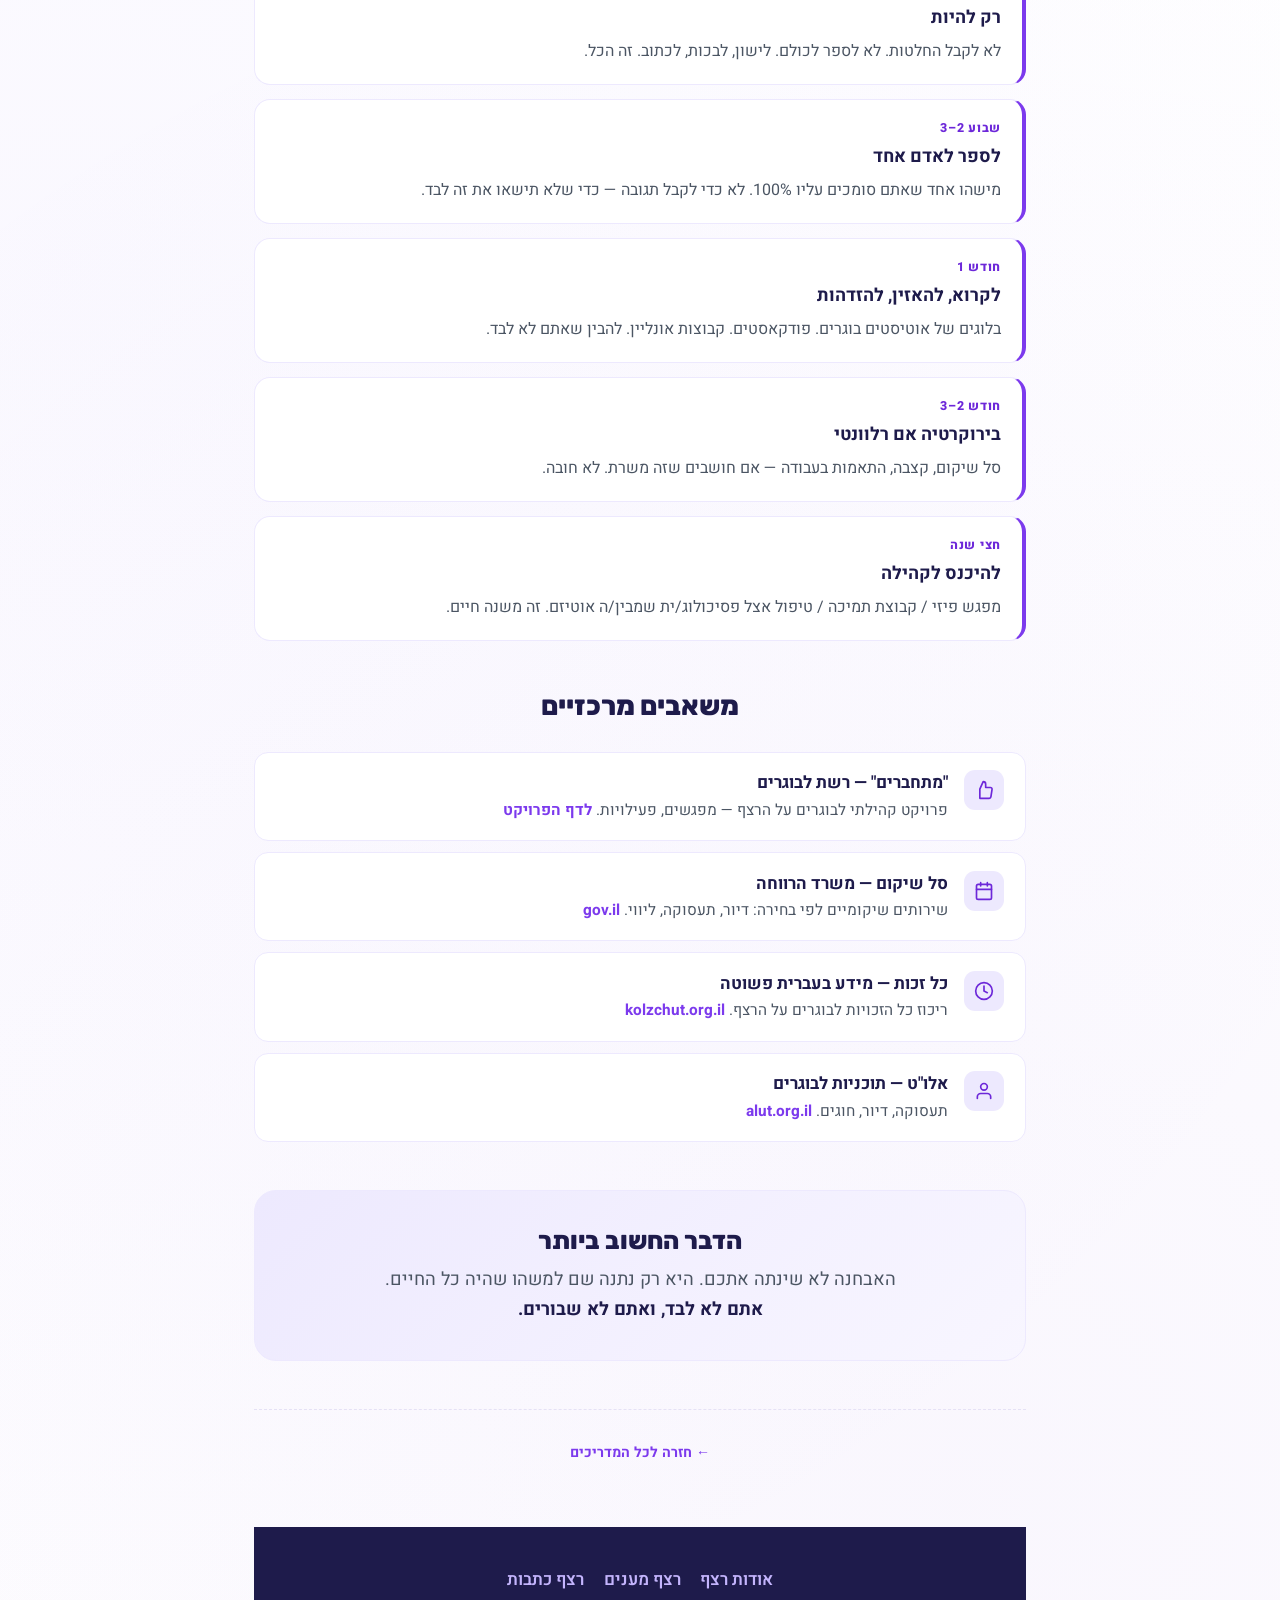
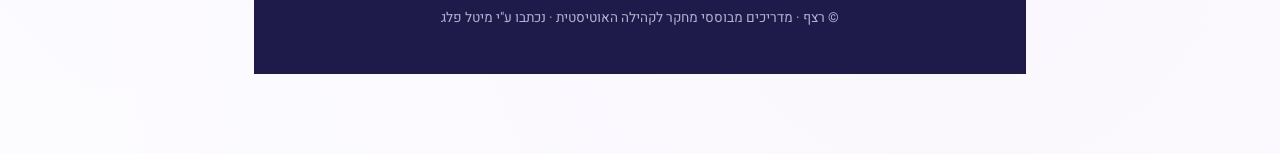
<file: guides/diagnosis-received.html>
<!DOCTYPE html>
<html lang="he" dir="rtl">
<head>
<meta charset="UTF-8">
<meta name="viewport" content="width=device-width, initial-scale=1.0">
<title>קיבלנו אבחון — מה עכשיו? | מדריך אוטי</title>
<meta name="description" content="מדריך אינטראקטיבי לימים הראשונים אחרי אבחון — traffic light, תרחישים, משפטים מוכנים. שתי גרסאות: לבוגר שאובחן, להורים שילדם אובחן.">
<link rel="stylesheet" href="rezef-guides.css">
</head>
<body>

<nav class="rezef-nav">
  <a href="../index.html#" class="logo">
    <svg class="logo-svg" viewBox="0 0 40 40" fill="none" aria-hidden="true">
      <path d="M4 36 C4 16 20 10 20 10 C20 10 36 16 36 36" stroke="#A78BFA" stroke-width="2.5" stroke-linecap="round" fill="none"/>
      <path d="M8.5 36 C8.5 19 20 14 20 14 C20 14 31.5 19 31.5 36" stroke="#312E81" stroke-width="2.5" stroke-linecap="round" fill="none"/>
      <path d="M13 36 C13 22 20 18 20 18 C20 18 27 22 27 36" stroke="#7C3AED" stroke-width="3.5" stroke-linecap="round" fill="none"/>
      <circle cx="20" cy="36" r="2.8" fill="#7C3AED"/>
    </svg>
    <div>
      <div class="logo-name">רֶצֶף</div>
      <div class="logo-tag">מענים לקהילה האוטיסטית ובני משפחותיהם לאורך כל שלבי החיים</div>
    </div>
  </a>
  <ul class="nav-links">
    <li><a href="../index.html#ages">רצף גילאי</a></li>
    <li><a href="../index.html#svc">רצף מענים</a></li>
    <li><a href="../index.html#articles">רצף כתבות</a></li>
    <li><a href="index.html" class="active">רצף מדריכים</a></li>
    <li><a href="../index.html#about">אודות</a></li>
  </ul>
  <a href="../index.html#ages" class="nav-cta">מצאו מענה</a>
</nav>

<nav class="rezef-breadcrumb" aria-label="פירורי לחם">
  <a href="../index.html">רצף</a>
  <span class="sep">›</span>
  <a href="index.html">מדריכים</a>
  <span class="sep">›</span>
  <span class="current">קיבלנו אבחון — מה עכשיו?</span>
</nav>

<main class="guide-wrap">

  <header class="guide-hero">
    <span class="guide-eyebrow">אחרי האבחון · השבועות הראשונים</span>
    <h1>קיבלנו אבחון. מה עכשיו?</h1>
    <p class="lede">
      אבחון הוא נקודת התחלה, לא סוף. כאן תמצאו <strong>traffic light</strong> של פעולות,
      מצבים אמיתיים עם תשובות, ומשפטים מוכנים. בחרו את המסלול שלכם למטה.
    </p>
    <div class="audience-switch" role="tablist">
      <button class="active" data-aud="adult">אובחנתי בעצמי</button>
      <button data-aud="parent">אבחון לילד/ה שלי</button>
    </div>
    <nav class="nav-pills">
      <a href="#rules" class="nav-pill">3 הכללים הגדולים</a>
      <a href="#emotions" class="nav-pill">רגשות — לגיטימי / מיתוס</a>
      <a href="#scenarios" class="nav-pill">תרחישים אמיתיים</a>
      <a href="#phrases" class="nav-pill">משפטים מוכנים</a>
      <a href="#timeline" class="nav-pill">ציר זמן — שבוע אחר שבוע</a>
      <a href="#resources" class="nav-pill">משאבים</a>
    </nav>
  </header>

  <!-- ═══════════════════════════ ADULT TRACK ═══════════════════════════ -->
  <div class="aud-block active" data-aud="adult">

    <section class="gs" id="rules">
      <div class="section-head">
        <h2>3 הכללים הגדולים — לבוגר שאובחן</h2>
        <p>אל תמציאו מה נכון עכשיו. השתמשו בכללים — הם עובדים אפילו כשהראש לא צלול.</p>
      </div>
      <div class="traffic">
        <div class="tl-card green">
          <div class="tl-dot"><svg fill="none" stroke="currentColor" stroke-width="3" viewBox="0 0 24 24"><path stroke-linecap="round" stroke-linejoin="round" d="M5 13l4 4L19 7"/></svg></div>
          <div class="label">לעשות — עכשיו</div>
          <h3>הבסיס שמחזיק אתכם</h3>
          <ul>
            <li>לבכות, להרגיש, לעבד</li>
            <li>לישון מספיק</li>
            <li>לכתוב מחשבות (פתקים/יומן)</li>
            <li>לספר לאדם אחד שבוטחים בו</li>
            <li>לקרוא סיפורים של אוטיסטים בוגרים</li>
          </ul>
        </div>
        <div class="tl-card yellow">
          <div class="tl-dot"><svg fill="none" stroke="currentColor" stroke-width="3" viewBox="0 0 24 24"><path stroke-linecap="round" stroke-linejoin="round" d="M12 9v2m0 4h.01m-6.938 4h13.856c1.54 0 2.502-1.667 1.732-3L13.732 4c-.77-1.333-2.694-1.333-3.464 0L3.34 16c-.77 1.333.192 3 1.732 3z"/></svg></div>
          <div class="label">לחכות — עוד חודש</div>
          <h3>דברים שיגיעו בזמן</h3>
          <ul>
            <li>להחליט למי עוד לספר</li>
            <li>לבדוק זכויות (סל שיקום, קצבה)</li>
            <li>למצוא פסיכולוג/ית מומחה</li>
            <li>לבקש התאמות בעבודה/אקדמיה</li>
            <li>להתחבר לקהילות אוטיסטים</li>
          </ul>
        </div>
        <div class="tl-card red">
          <div class="tl-dot"><svg fill="none" stroke="currentColor" stroke-width="3" viewBox="0 0 24 24"><path stroke-linecap="round" stroke-linejoin="round" d="M6 18L18 6M6 6l12 12"/></svg></div>
          <div class="label">לא לעשות</div>
          <h3>טעויות של שבוע ראשון</h3>
          <ul>
            <li>לפרסם ברשתות / להגיד לכולם</li>
            <li>לקבל החלטות גדולות (עזיבה/פרידה)</li>
            <li>לשאוב בלילה את כל המידע על אוטיזם</li>
            <li>להתחיל 3 טיפולים בבת אחת</li>
            <li>לבקש מבני משפחה לשנות מיד</li>
          </ul>
        </div>
      </div>
    </section>

    <section class="gs" id="emotions">
      <div class="section-head">
        <h2>רגשות — לגיטימי או מיתוס?</h2>
        <p>הרבה תחושות אחרי אבחון הן אמיתיות. כמה מהן נובעות מאמונות שגויות. זה המפריד ביניהן.</p>
      </div>
      <div class="yesno">
        <div class="yn-col yes">
          <div class="yn-head">
            <div class="dot"><svg fill="none" stroke="currentColor" stroke-width="3" viewBox="0 0 24 24"><path stroke-linecap="round" stroke-linejoin="round" d="M5 13l4 4L19 7"/></svg></div>
            <div><span class="sub">אמיתי</span><h3>הרגשות שכדאי לכבד</h3></div>
          </div>
          <div class="yn-items">
            <div class="yn-item"><div class="ic"><svg fill="none" stroke="currentColor" stroke-width="2.5" viewBox="0 0 24 24"><path stroke-linecap="round" stroke-linejoin="round" d="M5 13l4 4L19 7"/></svg></div><div class="txt"><strong>הקלה</strong><div class="note">"סוף סוף יש הסבר" — לגיטימי לחלוטין.</div></div></div>
            <div class="yn-item"><div class="ic"><svg fill="none" stroke="currentColor" stroke-width="2.5" viewBox="0 0 24 24"><path stroke-linecap="round" stroke-linejoin="round" d="M5 13l4 4L19 7"/></svg></div><div class="txt"><strong>אבל על שנים שעברו</strong><div class="note">אם הייתי יודע/ת קודם — החיים היו אחרים. זה תהליך אבל.</div></div></div>
            <div class="yn-item"><div class="ic"><svg fill="none" stroke="currentColor" stroke-width="2.5" viewBox="0 0 24 24"><path stroke-linecap="round" stroke-linejoin="round" d="M5 13l4 4L19 7"/></svg></div><div class="txt"><strong>כעס על מבוגרים שפספסו</strong><div class="note">מורים, הורים, רופאים. הכעס מוצדק, אבל לא ייפתר מיד.</div></div></div>
            <div class="yn-item"><div class="ic"><svg fill="none" stroke="currentColor" stroke-width="2.5" viewBox="0 0 24 24"><path stroke-linecap="round" stroke-linejoin="round" d="M5 13l4 4L19 7"/></svg></div><div class="txt"><strong>בלבול זהות</strong><div class="note">"מי הייתי קודם?" — שאלה שצריך לעבד, לא לפתור.</div></div></div>
          </div>
        </div>
        <div class="yn-col no">
          <div class="yn-head">
            <div class="dot"><svg fill="none" stroke="currentColor" stroke-width="3" viewBox="0 0 24 24"><path stroke-linecap="round" stroke-linejoin="round" d="M6 18L18 6M6 6l12 12"/></svg></div>
            <div><span class="sub">מיתוס</span><h3>מחשבות שלא תואמות מציאות</h3></div>
          </div>
          <div class="yn-items">
            <div class="yn-item"><div class="ic"><svg fill="none" stroke="currentColor" stroke-width="2.5" viewBox="0 0 24 24"><path stroke-linecap="round" stroke-linejoin="round" d="M6 18L18 6M6 6l12 12"/></svg></div><div class="txt"><strong>"אני עכשיו אדם אחר"</strong><div class="note">לא. אתם אותו אדם עם מילה חדשה.</div></div></div>
            <div class="yn-item"><div class="ic"><svg fill="none" stroke="currentColor" stroke-width="2.5" viewBox="0 0 24 24"><path stroke-linecap="round" stroke-linejoin="round" d="M6 18L18 6M6 6l12 12"/></svg></div><div class="txt"><strong>"אני חייב/ת לספר לכולם"</strong><div class="note">זה מידע אישי. אתם בוחרים למי.</div></div></div>
            <div class="yn-item"><div class="ic"><svg fill="none" stroke="currentColor" stroke-width="2.5" viewBox="0 0 24 24"><path stroke-linecap="round" stroke-linejoin="round" d="M6 18L18 6M6 6l12 12"/></svg></div><div class="txt"><strong>"עכשיו יבינו הכל אחרת"</strong><div class="note">רוב האנשים לא שמו לב. הם יתייחסו אותו דבר.</div></div></div>
            <div class="yn-item"><div class="ic"><svg fill="none" stroke="currentColor" stroke-width="2.5" viewBox="0 0 24 24"><path stroke-linecap="round" stroke-linejoin="round" d="M6 18L18 6M6 6l12 12"/></svg></div><div class="txt"><strong>"אין תקנה — מאוחר מדי"</strong><div class="note">מחקרים מראים ההפך. הבנה בגיל בוגר משפרת איכות חיים.</div></div></div>
          </div>
        </div>
      </div>
    </section>

    <section class="gs" id="scenarios">
      <div class="section-head">
        <h2>תרחישים אמיתיים</h2>
        <p>דברים שאומרים לכם אחרי שאתם מספרים. לחצו לראות מה לעשות.</p>
      </div>
      <div class="scenarios">

        <div class="scn">
          <div class="scn-q">
            <div class="q-ic"><svg fill="none" stroke="currentColor" stroke-width="2" viewBox="0 0 24 24"><path stroke-linecap="round" stroke-linejoin="round" d="M12 8v4m0 4h.01M21 12a9 9 0 11-18 0 9 9 0 0118 0z"/></svg></div>
            <div class="q-text">
              <h4>אמא אומרת: "את לא נראית אוטיסטית"</h4>
              <div class="hint">לחצו לתשובה</div>
            </div>
            <span class="toggle"><svg fill="none" stroke="currentColor" stroke-width="2.5" viewBox="0 0 24 24"><path stroke-linecap="round" stroke-linejoin="round" d="M19 9l-7 7-7-7"/></svg></span>
          </div>
          <div class="scn-a"><div class="a-inner">
            <span class="verdict yellow"><svg fill="none" stroke="currentColor" stroke-width="3" viewBox="0 0 24 24"><path stroke-linecap="round" stroke-linejoin="round" d="M12 9v2m0 4h.01"/></svg> בורות, לא זדון</span>
            <p>רוב האנשים חושבים שאוטיזם נראה כמו ילד שלא מדבר. זו תגובה אוטומטית של בורות, לא של דחייה.</p>
            <div class="answer-block">
              <strong class="lbl">מה להגיד</strong>
              "אוטיזם לא נראה ככה שחושבים. יש הרבה גוונים. אני יודע/ת שהאבחון מדויק — זה אישור לדברים שהרגשתי כל החיים."
            </div>
            <div class="answer-block">
              <strong class="lbl">מה לעשות</strong>
              לשלוח לאמא בלוג/סרטון של אוטיסט/ית בוגר/ת שמסבירים. "כשיהיה לך כוח לקרוא — זה יעזור לך להבין."
            </div>
          </div></div>
        </div>

        <div class="scn">
          <div class="scn-q">
            <div class="q-ic"><svg fill="none" stroke="currentColor" stroke-width="2" viewBox="0 0 24 24"><path stroke-linecap="round" stroke-linejoin="round" d="M16 21v-2a4 4 0 00-4-4H6a4 4 0 00-4 4v2"/><circle cx="9" cy="7" r="4"/></svg></div>
            <div class="q-text">
              <h4>לחשוף בעבודה — כן או לא?</h4>
              <div class="hint">לחצו לתשובה</div>
            </div>
            <span class="toggle"><svg fill="none" stroke="currentColor" stroke-width="2.5" viewBox="0 0 24 24"><path stroke-linecap="round" stroke-linejoin="round" d="M19 9l-7 7-7-7"/></svg></span>
          </div>
          <div class="scn-a"><div class="a-inner">
            <span class="verdict yellow"><svg fill="none" stroke="currentColor" stroke-width="3" viewBox="0 0 24 24"><path stroke-linecap="round" stroke-linejoin="round" d="M12 9v2m0 4h.01"/></svg> תלוי במקום</span>
            <p>אין חובה. חוק שוויון זכויות מחייב התאמות — אבל רק אם מבקשים. השאלה האם במקום הספציפי יתנו לכם יחס טוב יותר אם תגידו.</p>
            <div class="answer-block">
              <strong class="lbl">לחשוף אם</strong>
              יש לכם בוס/ית אנושי, תרבות מקום עבודה מכילה, או שאתם צריכים התאמות (מקום שקט, אוזניות, פגישות מובנות).
            </div>
            <div class="answer-block">
              <strong class="lbl">לא לחשוף אם</strong>
              מקום תחרותי, תרבות רעילה, או שאתם מסתדרים בלי התאמות. מידע שנחשף לא נסגר אחורה.
            </div>
          </div></div>
        </div>

        <div class="scn">
          <div class="scn-q">
            <div class="q-ic"><svg fill="none" stroke="currentColor" stroke-width="2" viewBox="0 0 24 24"><path stroke-linecap="round" stroke-linejoin="round" d="M21 15a2 2 0 01-2 2H7l-4 4V5a2 2 0 012-2h14a2 2 0 012 2z"/></svg></div>
            <div class="q-text">
              <h4>בן/בת זוג אמר/ה: "אני לא יודע/ת אם אני מסוגל/ת"</h4>
              <div class="hint">לחצו לתשובה</div>
            </div>
            <span class="toggle"><svg fill="none" stroke="currentColor" stroke-width="2.5" viewBox="0 0 24 24"><path stroke-linecap="round" stroke-linejoin="round" d="M19 9l-7 7-7-7"/></svg></span>
          </div>
          <div class="scn-a"><div class="a-inner">
            <span class="verdict red"><svg fill="none" stroke="currentColor" stroke-width="3" viewBox="0 0 24 24"><path stroke-linecap="round" stroke-linejoin="round" d="M6 18L18 6M6 6l12 12"/></svg> כואב, ולגיטימי מצידם</span>
            <p>גם לבן/בת הזוג יש עיבוד לעשות. זה לא אומר שיעזבו — זה אומר שהם בהלם. לא לפרש תגובה מהיום הראשון כהחלטה סופית.</p>
            <div class="answer-block">
              <strong class="lbl">מה להגיד</strong>
              "אני מבין/ה. זה הלם גם לי. בוא/י ניקח כמה ימים, ואז נדבר מה זה משנה בפועל — כי לרוב זה פחות ממה שזה נשמע."
            </div>
            <div class="answer-block">
              <strong class="lbl">מתי לדאוג</strong>
              אם אחרי חודש התגובה לא משתנה, או אם הופכת ל"אתה/את חולה" — זו בעיית מערכת יחסים, לא בעיית אבחון. שווה טיפול זוגי.
            </div>
          </div></div>
        </div>

        <div class="scn">
          <div class="scn-q">
            <div class="q-ic"><svg fill="none" stroke="currentColor" stroke-width="2" viewBox="0 0 24 24"><path stroke-linecap="round" stroke-linejoin="round" d="M12 2l9 4v6c0 5-4 9-9 10-5-1-9-5-9-10V6l9-4z"/></svg></div>
            <div class="q-text">
              <h4>אני לא בטוח/ה אם לספר להורים בכלל</h4>
              <div class="hint">לחצו לתשובה</div>
            </div>
            <span class="toggle"><svg fill="none" stroke="currentColor" stroke-width="2.5" viewBox="0 0 24 24"><path stroke-linecap="round" stroke-linejoin="round" d="M19 9l-7 7-7-7"/></svg></span>
          </div>
          <div class="scn-a"><div class="a-inner">
            <span class="verdict green"><svg fill="none" stroke="currentColor" stroke-width="3" viewBox="0 0 24 24"><path stroke-linecap="round" stroke-linejoin="round" d="M5 13l4 4L19 7"/></svg> בחירה שלכם</span>
            <p>אין חובה לספר להורים. יש אוטיסטים בוגרים שלא סיפרו להורים אף פעם ומרגישים שזה היה הדבר הנכון להם.</p>
            <div class="answer-block">
              <strong class="lbl">שיקול בעד</strong>
              אם היחסים קרובים, זה יחזק אותם. אם ההורים מתחרטים על "מה פספסתי", זה יכול להקל עליהם — לא רק עליכם.
            </div>
            <div class="answer-block">
              <strong class="lbl">שיקול נגד</strong>
              אם הורה ביקורתי/מתנכר — ייתכן שלא יקבל, יאמר שזה "המצאה". אין טעם לסבול התקפה חוזרת.
            </div>
          </div></div>
        </div>

      </div>
    </section>

    <section class="gs" id="phrases">
      <div class="section-head">
        <h2>משפטים מוכנים</h2>
        <p>שמרו בטלפון. שלפו כשצריך — בלי להמציא במצב לחוץ.</p>
      </div>
      <div class="phrases">
        <div class="phrase">
          <span class="quote-mark">"</span>
          <div class="text">"קיבלתי לאחרונה אבחנה שאני על הספקטרום. אני עדיין מעבד/ת. רציתי שתדע/י."</div>
          <div class="when">פתיחה כללית — לאדם קרוב. קצר, ברור, לא מבקש תגובה.</div>
        </div>
        <div class="phrase">
          <span class="quote-mark">"</span>
          <div class="text">"אני צריך/ה סביבה שקטה כדי להתרכז. אפשר אוזניות?"</div>
          <div class="when">בעבודה — התאמה ללא חשיפה מלאה.</div>
        </div>
        <div class="phrase">
          <span class="quote-mark">"</span>
          <div class="text">"אני רוצה לעבד בעצמי לפני שאני מסביר/ה יותר. תן/י לי זמן."</div>
          <div class="when">כשמישהו לוחץ לשאלות אחרי שסיפרתם.</div>
        </div>
        <div class="phrase">
          <span class="quote-mark">"</span>
          <div class="text">"תודה על הדאגה. המטפל/ת שלי עוזר/ת לי — אני לא צריך/ה עוד המלצות עכשיו."</div>
          <div class="when">כשמציעים "טיפולים טבעיים" / עצות לא מבוקשות.</div>
        </div>
        <div class="phrase">
          <span class="quote-mark">"</span>
          <div class="text">"אני מבקש/ת לא לשתף עם אחרים. זה מידע שאני עדיין מחליט/ה עליו."</div>
          <div class="when">לבקש דיסקרטיות מאדם שסיפרתם לו.</div>
        </div>
        <div class="phrase">
          <span class="quote-mark">"</span>
          <div class="text">"אני על הספקטרום. זה רקע שעוזר לי להבין שאני צריך/ה לפעמים הפסקה."</div>
          <div class="when">הסבר קצר ופונקציונלי — בלי עומק רגשי.</div>
        </div>
      </div>
    </section>

    <section class="gs" id="timeline">
      <div class="section-head">
        <h2>ציר זמן — שבוע אחר שבוע</h2>
        <p>מה לעשות מתי — סדר שעובד ברוב המקרים.</p>
      </div>
      <div class="timeline">
        <div class="timeline-item">
          <div class="when">שבוע 1</div>
          <h4>רק להיות</h4>
          <p>לא לקבל החלטות. לא לספר לכולם. לישון, לבכות, לכתוב. זה הכל.</p>
        </div>
        <div class="timeline-item">
          <div class="when">שבוע 2–3</div>
          <h4>לספר לאדם אחד</h4>
          <p>מישהו אחד שאתם סומכים עליו 100%. לא כדי לקבל תגובה — כדי שלא תישאו את זה לבד.</p>
        </div>
        <div class="timeline-item">
          <div class="when">חודש 1</div>
          <h4>לקרוא, להאזין, להזדהות</h4>
          <p>בלוגים של אוטיסטים בוגרים. פודקאסטים. קבוצות אונליין. להבין שאתם לא לבד.</p>
        </div>
        <div class="timeline-item">
          <div class="when">חודש 2–3</div>
          <h4>בירוקרטיה אם רלוונטי</h4>
          <p>סל שיקום, קצבה, התאמות בעבודה — אם חושבים שזה משרת. לא חובה.</p>
        </div>
        <div class="timeline-item">
          <div class="when">חצי שנה</div>
          <h4>להיכנס לקהילה</h4>
          <p>מפגש פיזי / קבוצת תמיכה / טיפול אצל פסיכולוג/ית שמבין/ה אוטיזם. זה משנה חיים.</p>
        </div>
      </div>
    </section>

    <section class="gs" id="resources">
      <div class="section-head">
        <h2>משאבים מרכזיים</h2>
      </div>
      <div class="resources">
        <div class="resource">
          <div class="ico"><svg viewBox="0 0 24 24" fill="none" stroke="currentColor" stroke-width="2"><path stroke-linecap="round" stroke-linejoin="round" d="M14 9V5a3 3 0 00-3-3l-4 9v11h11.28a2 2 0 002-1.7l1.38-9a2 2 0 00-2-2.3z"/></svg></div>
          <div>
            <h4>"מתחברים" — רשת לבוגרים</h4>
            <p>פרויקט קהילתי לבוגרים על הרצף — מפגשים, פעילויות. <a href="../../index.html">לדף הפרויקט</a></p>
          </div>
        </div>
        <div class="resource">
          <div class="ico"><svg viewBox="0 0 24 24" fill="none" stroke="currentColor" stroke-width="2"><rect x="3" y="4" width="18" height="18" rx="2"/><path stroke-linecap="round" stroke-linejoin="round" d="M16 2v4M8 2v4M3 10h18"/></svg></div>
          <div>
            <h4>סל שיקום — משרד הרווחה</h4>
            <p>שירותים שיקומיים לפי בחירה: דיור, תעסוקה, ליווי. <a href="https://www.gov.il/he/departments/topics/rehabilitation_basket" target="_blank" rel="noopener">gov.il</a></p>
          </div>
        </div>
        <div class="resource">
          <div class="ico"><svg viewBox="0 0 24 24" fill="none" stroke="currentColor" stroke-width="2"><circle cx="12" cy="12" r="10"/><path stroke-linecap="round" stroke-linejoin="round" d="M12 6v6l4 2"/></svg></div>
          <div>
            <h4>כל זכות — מידע בעברית פשוטה</h4>
            <p>ריכוז כל הזכויות לבוגרים על הרצף. <a href="https://www.kolzchut.org.il" target="_blank" rel="noopener">kolzchut.org.il</a></p>
          </div>
        </div>
        <div class="resource">
          <div class="ico"><svg viewBox="0 0 24 24" fill="none" stroke="currentColor" stroke-width="2"><path stroke-linecap="round" stroke-linejoin="round" d="M20 21v-2a4 4 0 00-4-4H8a4 4 0 00-4 4v2"/><circle cx="12" cy="7" r="4"/></svg></div>
          <div>
            <h4>אלו"ט — תוכניות לבוגרים</h4>
            <p>תעסוקה, דיור, חוגים. <a href="https://alut.org.il" target="_blank" rel="noopener">alut.org.il</a></p>
          </div>
        </div>
      </div>
    </section>

    <section class="gs">
      <div class="big-reframe">
        <h3>הדבר החשוב ביותר</h3>
        <p>
          האבחנה לא שינתה אתכם. היא רק נתנה שם למשהו שהיה כל החיים.
          <strong>אתם לא לבד, ואתם לא שבורים.</strong>
        </p>
      </div>
    </section>

  </div>

  <!-- ═══════════════════════════ PARENT TRACK ═══════════════════════════ -->
  <div class="aud-block" data-aud="parent">

    <section class="gs">
      <div class="section-head">
        <h2>3 הכללים הגדולים — להורים</h2>
        <p>הטעות הגדולה היא לרוץ. הנה מה חשוב עכשיו, מה לחכות איתו, ומה לא לעשות.</p>
      </div>
      <div class="traffic">
        <div class="tl-card green">
          <div class="tl-dot"><svg fill="none" stroke="currentColor" stroke-width="3" viewBox="0 0 24 24"><path stroke-linecap="round" stroke-linejoin="round" d="M5 13l4 4L19 7"/></svg></div>
          <div class="label">לעשות — עכשיו</div>
          <h3>שבועיים הראשונים</h3>
          <ul>
            <li>להרגיש, לבכות, לדבר</li>
            <li>לשמור את דוח האבחון</li>
            <li>להתקשר לאלו"ט — "הורה לחבר"</li>
            <li>לא לשנות כלום בילד</li>
            <li>לזכור: הוא אותו ילד</li>
          </ul>
        </div>
        <div class="tl-card yellow">
          <div class="tl-dot"><svg fill="none" stroke="currentColor" stroke-width="3" viewBox="0 0 24 24"><path stroke-linecap="round" stroke-linejoin="round" d="M12 9v2m0 4h.01m-6.938 4h13.856c1.54 0 2.502-1.667 1.732-3L13.732 4c-.77-1.333-2.694-1.333-3.464 0L3.34 16c-.77 1.333.192 3 1.732 3z"/></svg></div>
          <div class="label">לטפל בהדרגה</div>
          <h3>חודש 1–3</h3>
          <ul>
            <li>קצבת ילד נכה (ביטוח לאומי)</li>
            <li>מכון להתפתחות הילד</li>
            <li>ועדת זכאות ואפיון</li>
            <li>לעדכן גננת/מורה</li>
            <li>1–2 טיפולים — לא יותר</li>
          </ul>
        </div>
        <div class="tl-card red">
          <div class="tl-dot"><svg fill="none" stroke="currentColor" stroke-width="3" viewBox="0 0 24 24"><path stroke-linecap="round" stroke-linejoin="round" d="M6 18L18 6M6 6l12 12"/></svg></div>
          <div class="label">לא לעשות</div>
          <h3>טעויות שהורים עושים</h3>
          <ul>
            <li>טיפולים אלטרנטיביים בלי בדיקה</li>
            <li>להגיד לסבים לפני עיבוד שלכם</li>
            <li>לשאוב את כל האינטרנט בלילה</li>
            <li>להעביר מסגרת מיד</li>
            <li>לקבל החלטות קריירה גדולות</li>
          </ul>
        </div>
      </div>
    </section>

    <section class="gs">
      <div class="section-head">
        <h2>איך לדבר עם הילד — מה כן / מה לא</h2>
        <p>תלוי בגיל, אבל העקרונות זהים. הטון שלכם יותר חשוב מהמילים.</p>
      </div>
      <div class="yesno">
        <div class="yn-col yes">
          <div class="yn-head">
            <div class="dot"><svg fill="none" stroke="currentColor" stroke-width="3" viewBox="0 0 24 24"><path stroke-linecap="round" stroke-linejoin="round" d="M5 13l4 4L19 7"/></svg></div>
            <div><span class="sub">מה כן</span><h3>להעביר לילד</h3></div>
          </div>
          <div class="yn-items">
            <div class="yn-item"><div class="ic"><svg fill="none" stroke="currentColor" stroke-width="2.5" viewBox="0 0 24 24"><path stroke-linecap="round" stroke-linejoin="round" d="M5 13l4 4L19 7"/></svg></div><div class="txt"><strong>"המוח שלך עובד אחרת"</strong><div class="note">לילדים קטנים. ניטרלי, בלי דרמה.</div></div></div>
            <div class="yn-item"><div class="ic"><svg fill="none" stroke="currentColor" stroke-width="2.5" viewBox="0 0 24 24"><path stroke-linecap="round" stroke-linejoin="round" d="M5 13l4 4L19 7"/></svg></div><div class="txt"><strong>"יש דברים שקלים לך, יש שקשים"</strong><div class="note">מכיר בשניהם — לא "כל דבר בעיה".</div></div></div>
            <div class="yn-item"><div class="ic"><svg fill="none" stroke="currentColor" stroke-width="2.5" viewBox="0 0 24 24"><path stroke-linecap="round" stroke-linejoin="round" d="M5 13l4 4L19 7"/></svg></div><div class="txt"><strong>"אנחנו הולכים למטפלת כי זה עוזר"</strong><div class="note">הסבר תפקודי — לא עונש.</div></div></div>
            <div class="yn-item"><div class="ic"><svg fill="none" stroke="currentColor" stroke-width="2.5" viewBox="0 0 24 24"><path stroke-linecap="round" stroke-linejoin="round" d="M5 13l4 4L19 7"/></svg></div><div class="txt"><strong>"את/ה אותו ילד/ה שהיית אתמול"</strong><div class="note">לחזק את ההמשכיות של הזהות.</div></div></div>
          </div>
        </div>
        <div class="yn-col no">
          <div class="yn-head">
            <div class="dot"><svg fill="none" stroke="currentColor" stroke-width="3" viewBox="0 0 24 24"><path stroke-linecap="round" stroke-linejoin="round" d="M6 18L18 6M6 6l12 12"/></svg></div>
            <div><span class="sub">מה לא</span><h3>להימנע מ</h3></div>
          </div>
          <div class="yn-items">
            <div class="yn-item"><div class="ic"><svg fill="none" stroke="currentColor" stroke-width="2.5" viewBox="0 0 24 24"><path stroke-linecap="round" stroke-linejoin="round" d="M6 18L18 6M6 6l12 12"/></svg></div><div class="txt"><strong>"את/ה חולה"</strong><div class="note">אוטיזם הוא לא מחלה. לא משתמשים במילה.</div></div></div>
            <div class="yn-item"><div class="ic"><svg fill="none" stroke="currentColor" stroke-width="2.5" viewBox="0 0 24 24"><path stroke-linecap="round" stroke-linejoin="round" d="M6 18L18 6M6 6l12 12"/></svg></div><div class="txt"><strong>"את/ה צריך/ה לנסות יותר"</strong><div class="note">לא. הילד עושה הכי טוב שהוא יכול.</div></div></div>
            <div class="yn-item"><div class="ic"><svg fill="none" stroke="currentColor" stroke-width="2.5" viewBox="0 0 24 24"><path stroke-linecap="round" stroke-linejoin="round" d="M6 18L18 6M6 6l12 12"/></svg></div><div class="txt"><strong>"זה סוד, אל תגיד/י לאף אחד"</strong><div class="note">יוצר בושה. עדיף "זה משהו אישי, אתה תבחר מתי ולמי".</div></div></div>
            <div class="yn-item"><div class="ic"><svg fill="none" stroke="currentColor" stroke-width="2.5" viewBox="0 0 24 24"><path stroke-linecap="round" stroke-linejoin="round" d="M6 18L18 6M6 6l12 12"/></svg></div><div class="txt"><strong>לבכות בנוכחות הילד באבל</strong><div class="note">הילד חושב שהוא הבעיה. עיבוד — רק לא מולו.</div></div></div>
          </div>
        </div>
      </div>
    </section>

    <section class="gs">
      <div class="section-head">
        <h2>תרחישים אמיתיים — להורים</h2>
        <p>מצבים שקורים באמת. לחצו לראות מה לעשות.</p>
      </div>
      <div class="scenarios">

        <div class="scn">
          <div class="scn-q">
            <div class="q-ic"><svg fill="none" stroke="currentColor" stroke-width="2" viewBox="0 0 24 24"><path stroke-linecap="round" stroke-linejoin="round" d="M12 2l3 7h7l-5.5 4.5 2 7L12 17l-6.5 3.5 2-7L2 9h7z"/></svg></div>
            <div class="q-text">
              <h4>סבתא מציעה ריפוי אלטרנטיבי "מוכח"</h4>
              <div class="hint">לחצו לתשובה</div>
            </div>
            <span class="toggle"><svg fill="none" stroke="currentColor" stroke-width="2.5" viewBox="0 0 24 24"><path stroke-linecap="round" stroke-linejoin="round" d="M19 9l-7 7-7-7"/></svg></span>
          </div>
          <div class="scn-a"><div class="a-inner">
            <span class="verdict red"><svg fill="none" stroke="currentColor" stroke-width="3" viewBox="0 0 24 24"><path stroke-linecap="round" stroke-linejoin="round" d="M6 18L18 6M6 6l12 12"/></svg> להגיד לא בעדינות</span>
            <p>בתחום האוטיזם יש הרבה שרלטנות — מדיקלי, דיאטות, "ריפוי". סבתא מגיעה מרצון טוב, אבל ספציפית באבחון טרי זה מסוכן.</p>
            <div class="answer-block">
              <strong class="lbl">מה להגיד</strong>
              "תודה שאת חושבת עליו/ה. אני רואה כמה זה חשוב לך. אנחנו עובדים עם רופאה/פסיכולוגית — ואם משהו חדש נוכל לבדוק, נעשה את זה דרכן. זה חשוב שלא נערבב."
            </div>
            <div class="answer-block">
              <strong class="lbl">קו אדום</strong>
              אם סבתא מנסה לתת לילד בעצמה — זה סיכון רפואי אמיתי. צריך להגיד ברור: "בלי לבקש אותי, לא כלום לפה."
            </div>
          </div></div>
        </div>

        <div class="scn">
          <div class="scn-q">
            <div class="q-ic"><svg fill="none" stroke="currentColor" stroke-width="2" viewBox="0 0 24 24"><path stroke-linecap="round" stroke-linejoin="round" d="M21 15a2 2 0 01-2 2H7l-4 4V5a2 2 0 012-2h14a2 2 0 012 2z"/></svg></div>
            <div class="q-text">
              <h4>הורים בוואטסאפ שואלים למה אנחנו מעבירים מסגרת</h4>
              <div class="hint">לחצו לתשובה</div>
            </div>
            <span class="toggle"><svg fill="none" stroke="currentColor" stroke-width="2.5" viewBox="0 0 24 24"><path stroke-linecap="round" stroke-linejoin="round" d="M19 9l-7 7-7-7"/></svg></span>
          </div>
          <div class="scn-a"><div class="a-inner">
            <span class="verdict green"><svg fill="none" stroke="currentColor" stroke-width="3" viewBox="0 0 24 24"><path stroke-linecap="round" stroke-linejoin="round" d="M5 13l4 4L19 7"/></svg> אתם לא חייבים להסביר</span>
            <p>מעבר מסגרת זה סיפור שלכם ושל הילד. <strong>לא</strong> של קבוצת הורים בכיתה. להסביר פחות — זה פחות רכילות.</p>
            <div class="answer-block">
              <strong class="lbl">מה להגיד</strong>
              "חיפשנו משהו שמתאים יותר לו/לה כרגע. תודה שאכפת לכם." משפט אחד, בלי פירוט.
            </div>
            <div class="answer-block">
              <strong class="lbl">אם דוחקים</strong>
              "זה משהו אישי, אני מעדיפה לא לדבר עליו בקבוצה. סליחה." ואז לא לענות יותר.
            </div>
          </div></div>
        </div>

        <div class="scn">
          <div class="scn-q">
            <div class="q-ic"><svg fill="none" stroke="currentColor" stroke-width="2" viewBox="0 0 24 24"><path stroke-linecap="round" stroke-linejoin="round" d="M12 6v6m0 0v6m0-6h6m-6 0H6"/></svg></div>
            <div class="q-text">
              <h4>הילד שמע את המילה "אוטיסט" ושואל מה זה</h4>
              <div class="hint">לחצו לתשובה</div>
            </div>
            <span class="toggle"><svg fill="none" stroke="currentColor" stroke-width="2.5" viewBox="0 0 24 24"><path stroke-linecap="round" stroke-linejoin="round" d="M19 9l-7 7-7-7"/></svg></span>
          </div>
          <div class="scn-a"><div class="a-inner">
            <span class="verdict yellow"><svg fill="none" stroke="currentColor" stroke-width="3" viewBox="0 0 24 24"><path stroke-linecap="round" stroke-linejoin="round" d="M12 9v2m0 4h.01"/></svg> רגע חשוב — לא לפחד</span>
            <p>הילד רגיש לטון. אם אתם מפחדים — הוא ילמד שזו מילה מפחידה. אם אתם רגועים — זו סתם מילה.</p>
            <div class="answer-block">
              <strong class="lbl">מה להגיד לבן 5</strong>
              "זה אומר שהמוח שלך עובד אחרת מהמוח של החברים. יש דברים שאתה שם לב אליהם שהם לא, ויש דברים שקשים לך יותר. זה פשוט ככה."
            </div>
            <div class="answer-block">
              <strong class="lbl">מה להגיד לבת 10</strong>
              "אוטיזם זה השם הרפואי לדרך שהמוח שלך עובד. זה לא מחלה — זה פשוט סוג של מוח. יש הרבה אנשים כמוך, ויש דברים שעוזרים."
            </div>
          </div></div>
        </div>

        <div class="scn">
          <div class="scn-q">
            <div class="q-ic"><svg fill="none" stroke="currentColor" stroke-width="2" viewBox="0 0 24 24"><path stroke-linecap="round" stroke-linejoin="round" d="M9 5H7a2 2 0 00-2 2v12a2 2 0 002 2h10a2 2 0 002-2V7a2 2 0 00-2-2h-2M9 5a2 2 0 002 2h2a2 2 0 002-2M9 5a2 2 0 012-2h2a2 2 0 012 2"/></svg></div>
            <div class="q-text">
              <h4>המורה אומרת שהילד "מתנהג רע" ולא מבינה את האבחון</h4>
              <div class="hint">לחצו לתשובה</div>
            </div>
            <span class="toggle"><svg fill="none" stroke="currentColor" stroke-width="2.5" viewBox="0 0 24 24"><path stroke-linecap="round" stroke-linejoin="round" d="M19 9l-7 7-7-7"/></svg></span>
          </div>
          <div class="scn-a"><div class="a-inner">
            <span class="verdict yellow"><svg fill="none" stroke="currentColor" stroke-width="3" viewBox="0 0 24 24"><path stroke-linecap="round" stroke-linejoin="round" d="M12 9v2m0 4h.01"/></svg> צריך מפגש</span>
            <p>לא להתווכח בוואטסאפ. לבקש פגישה עם המורה + יועצת/מחנכת. להביא איתך את דוח האבחון והמלצות.</p>
            <div class="answer-block">
              <strong class="lbl">מה להציג</strong>
              "זה לא התנהגות — זה ויסות. כשהוא זורק/בועט — המוח שלו בעומס. אם נוריד את הגירויים (מקום בכיתה, הפסקה), ההתנהגות תרד."
            </div>
            <div class="answer-block">
              <strong class="lbl">אם המורה לא מתגמשת</strong>
              לעלות מדרגה: יועצת → מנהלת → מפקחת. חוק חינוך מיוחד מחייב התאמות. תיעוד בכתב חשוב.
            </div>
          </div></div>
        </div>

      </div>
    </section>

    <section class="gs">
      <div class="section-head">
        <h2>משפטים מוכנים להורים</h2>
        <p>לשלוף כשצריך, במקום לגמגם במצבים רגישים.</p>
      </div>
      <div class="phrases">
        <div class="phrase">
          <span class="quote-mark">"</span>
          <div class="text">"הוא/היא אותו ילד/ה שאתם מכירים. קיבלנו אבחון שיעזור לנו להבין אותו/ה טוב יותר."</div>
          <div class="when">לבני משפחה קרובים — בהודעה או בשיחה.</div>
        </div>
        <div class="phrase">
          <span class="quote-mark">"</span>
          <div class="text">"אנחנו מעדיפים לא לפרט כרגע. כשיהיה מה לחלוק, נעדכן."</div>
          <div class="when">לסביבה מרחיבה — חברות, מכרים, קבוצת וואטסאפ.</div>
        </div>
        <div class="phrase">
          <span class="quote-mark">"</span>
          <div class="text">"אנחנו עובדים עם צוות מקצועי. אם נצטרך עצה, נבקש."</div>
          <div class="when">כשמציעים טיפולים / ספרים / דיאטות.</div>
        </div>
        <div class="phrase">
          <span class="quote-mark">"</span>
          <div class="text">"אני צריכה דקה. נחזור לדבר אחרי שאני מעבדת."</div>
          <div class="when">כשמישהו שואל שאלות שלא מוכנים אליהן.</div>
        </div>
        <div class="phrase">
          <span class="quote-mark">"</span>
          <div class="text">"יש לו/לה דרך לעבד דברים שאחרת ממרבית הילדים. זה לא בעיית התנהגות."</div>
          <div class="when">למורה / מטפלת / סייעת.</div>
        </div>
        <div class="phrase">
          <span class="quote-mark">"</span>
          <div class="text">"אני מבקשת שלא תשאלו אותו/ה ישירות על האבחנה. זה לא לילדים לנהל."</div>
          <div class="when">לבני משפחה שנוטים "לדבר עם הילד".</div>
        </div>
      </div>
    </section>

    <section class="gs">
      <div class="section-head">
        <h2>ציר זמן — חודש אחר חודש</h2>
        <p>מרוץ לא ינצח. סדר שעובד ברוב המקרים.</p>
      </div>
      <div class="timeline">
        <div class="timeline-item">
          <div class="when">שבועיים ראשונים</div>
          <h4>רק לעכל</h4>
          <p>אפס משימות. הילד ממשיך כמו שהוא. אתם עוברים עיבוד.</p>
        </div>
        <div class="timeline-item">
          <div class="when">חודש 1</div>
          <h4>דבר אחד ביום</h4>
          <p>יום פותחים תיק בביטוח לאומי. יום אחר — מתקשרים לקופת חולים. לא הכל בבת אחת.</p>
        </div>
        <div class="timeline-item">
          <div class="when">חודש 2</div>
          <h4>מסגרת וועדת אפיון</h4>
          <p>מתחילים לברר אופציות מסגרת. להגיש לוועדת זכאות. לבקר במסגרות לפני שמחליטים.</p>
        </div>
        <div class="timeline-item">
          <div class="when">חודש 3</div>
          <h4>טיפולים — 1–2 בלבד</h4>
          <p>דרך מכון להתפתחות הילד. לא 5 טיפולים — מקסימום 2. הילד גם בהסתגלות.</p>
        </div>
        <div class="timeline-item">
          <div class="when">חודש 6</div>
          <h4>להעריך ולכייל</h4>
          <p>להתיישב. מה עובד? מה לא? להוסיף/להוריד טיפולים. להכיר הורים אחרים.</p>
        </div>
      </div>
    </section>

    <section class="gs">
      <div class="section-head">
        <h2>משאבים להורים</h2>
      </div>
      <div class="resources">
        <div class="resource">
          <div class="ico"><svg viewBox="0 0 24 24" fill="none" stroke="currentColor" stroke-width="2"><path stroke-linecap="round" stroke-linejoin="round" d="M20 21v-2a4 4 0 00-4-4H8a4 4 0 00-4 4v2"/><circle cx="12" cy="7" r="4"/></svg></div>
          <div>
            <h4>אלו"ט — הורה לחבר</h4>
            <p>שירות שמצמיד הורה טרי להורה מנוסה. שיחת טלפון אחת משנה הכל. <a href="https://alut.org.il" target="_blank" rel="noopener">alut.org.il</a></p>
          </div>
        </div>
        <div class="resource">
          <div class="ico"><svg viewBox="0 0 24 24" fill="none" stroke="currentColor" stroke-width="2"><path stroke-linecap="round" stroke-linejoin="round" d="M16 21v-2a4 4 0 00-4-4H5a4 4 0 00-4 4v2"/><circle cx="8.5" cy="7" r="4"/></svg></div>
          <div>
            <h4>קשר — עמותה להורים</h4>
            <p>מלווים בבירוקרטיה מול ועדות, קופות חולים, משרדי ממשלה. <a href="https://kesher.org.il" target="_blank" rel="noopener">kesher.org.il</a></p>
          </div>
        </div>
        <div class="resource">
          <div class="ico"><svg viewBox="0 0 24 24" fill="none" stroke="currentColor" stroke-width="2"><rect x="3" y="4" width="18" height="18" rx="2"/><path stroke-linecap="round" stroke-linejoin="round" d="M16 2v4M8 2v4M3 10h18"/></svg></div>
          <div>
            <h4>ועדת זכאות ואפיון</h4>
            <p>דרך משרד החינוך. קובעת מסגרת, שילוב וסייעת. להתחיל דרך הגן או מחוז החינוך.</p>
          </div>
        </div>
        <div class="resource">
          <div class="ico"><svg viewBox="0 0 24 24" fill="none" stroke="currentColor" stroke-width="2"><path stroke-linecap="round" stroke-linejoin="round" d="M21 11.5a8.38 8.38 0 01-.9 3.8 8.5 8.5 0 01-7.6 4.7 8.38 8.38 0 01-3.8-.9L3 21l1.9-5.7a8.38 8.38 0 01-.9-3.8 8.5 8.5 0 014.7-7.6 8.38 8.38 0 013.8-.9h.5a8.48 8.48 0 018 8v.5z"/></svg></div>
          <div>
            <h4>ביטוח לאומי — קצבת ילד נכה</h4>
            <p>להגיש מיד. זכאות רטרואקטיבית מיום ההגשה. <a href="https://www.btl.gov.il" target="_blank" rel="noopener">btl.gov.il</a></p>
          </div>
        </div>
      </div>
    </section>

    <section class="gs">
      <div class="big-reframe">
        <h3>השורה התחתונה</h3>
        <p>
          האבחון נתן שם. שום דבר אחר לא השתנה. הילד שלכם נשאר אותו ילד — עם אותם חוזקות,
          אותם קשיים, אותה אהבה. <strong>אתם הורים מצוינים</strong>, וזה מה שהוא צריך הכי.
        </p>
      </div>
    </section>

  </div>

    </div>

<footer class="guide-footer">
  <a href="index.html" class="back">← חזרה לכל המדריכים</a>
</footer>

<footer class="rezef-footer">
  <div class="ft-links">
    <a href="../index.html#about">אודות רצף</a>
    <a href="../index.html#svc">רצף מענים</a>
    <a href="../index.html#articles">רצף כתבות</a>
  </div>
  <p class="ft-note">© רצף · מדריכים מבוססי מחקר לקהילה האוטיסטית · נכתבו ע"י מיטל פלג</p>
</footer>

</main>

<script>
  // Audience switcher
  const switchBtns = document.querySelectorAll('.audience-switch button');
  const blocks = document.querySelectorAll('.aud-block');
  switchBtns.forEach(btn => {
    btn.addEventListener('click', () => {
      const aud = btn.dataset.aud;
      switchBtns.forEach(b => b.classList.toggle('active', b.dataset.aud === aud));
      blocks.forEach(b => b.classList.toggle('active', b.dataset.aud === aud));
      window.scrollTo({ top: 0, behavior: 'smooth' });
    });
  });

  // Accordion scenarios
  document.querySelectorAll('.scn').forEach(scn => {
    scn.addEventListener('click', (e) => {
      if (e.target.tagName === 'A') return;
      scn.classList.toggle('open');
    });
  });

  // Smooth scroll for nav pills
  document.querySelectorAll('.nav-pill').forEach(a => {
    a.addEventListener('click', e => {
      e.preventDefault();
      document.querySelector(a.getAttribute('href')).scrollIntoView({ behavior: 'smooth', block: 'start' });
    });
  });
</script>

</body>
</html>
</file>
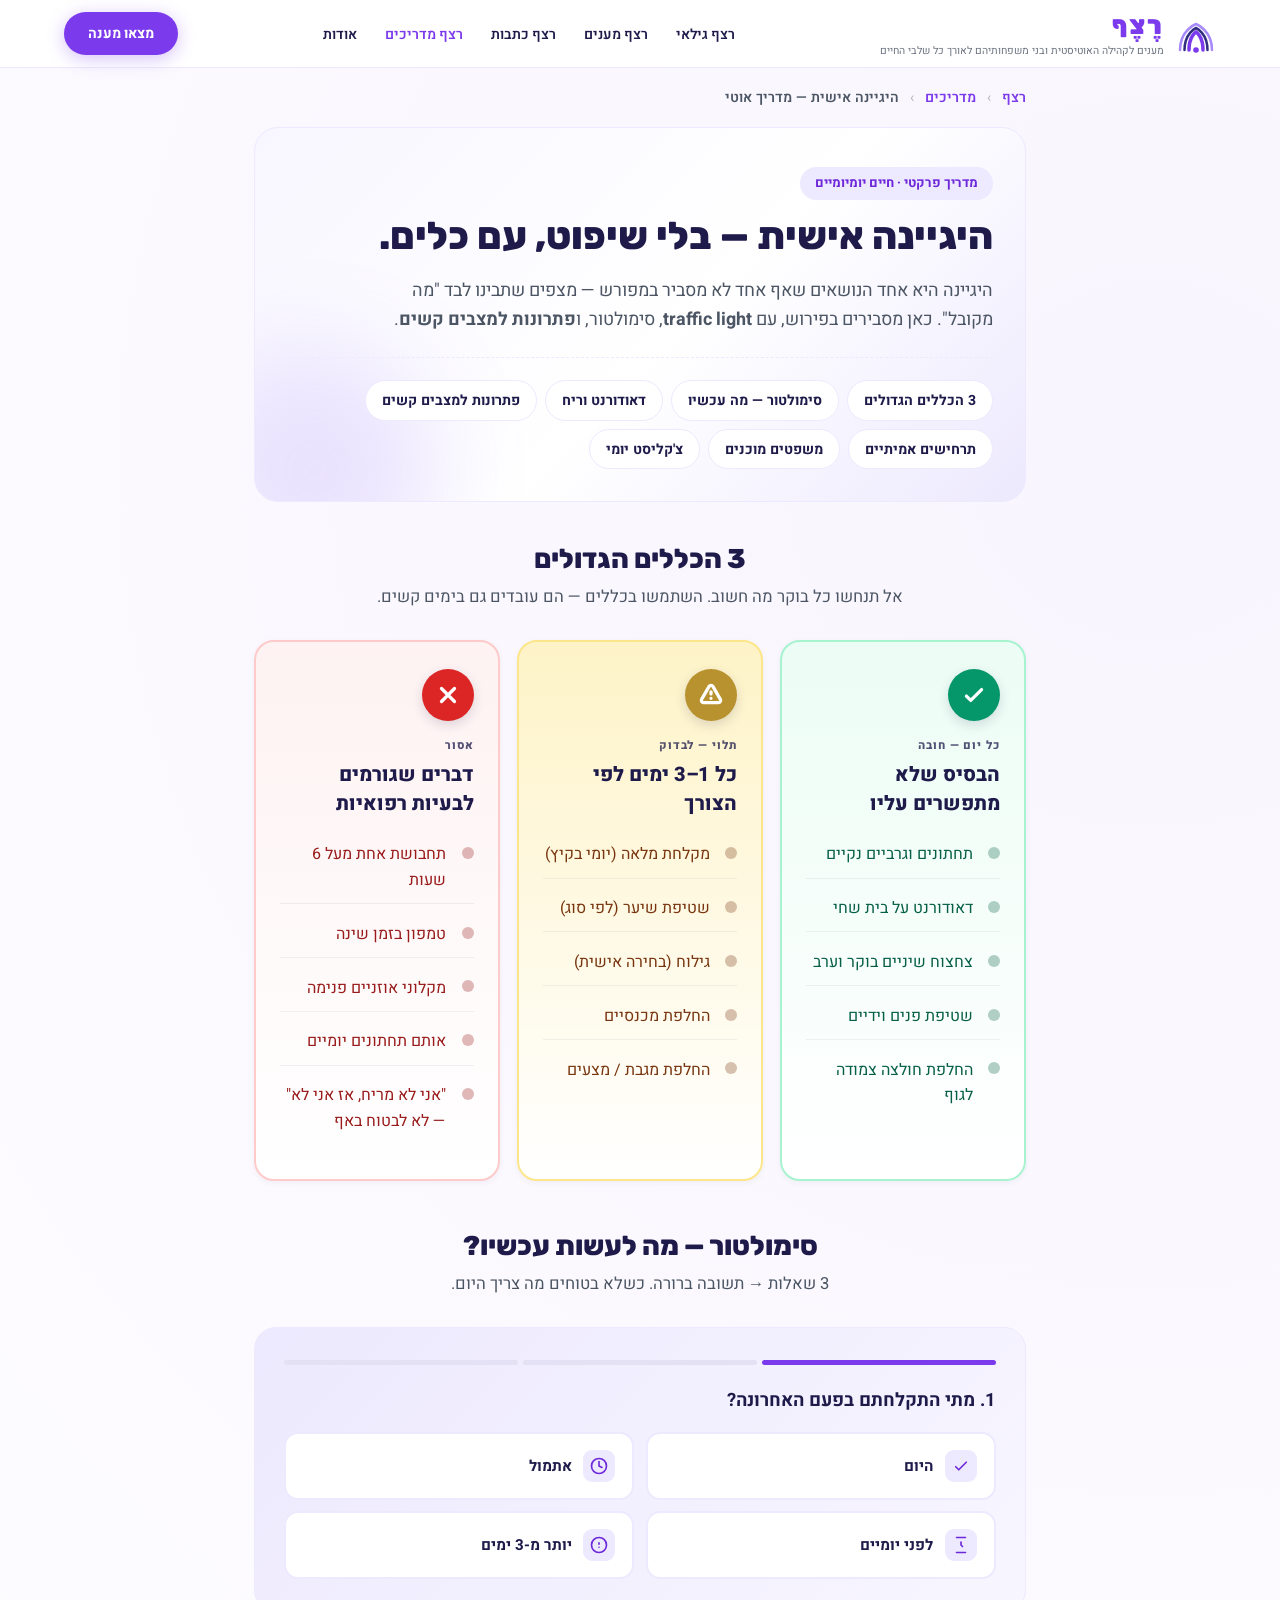
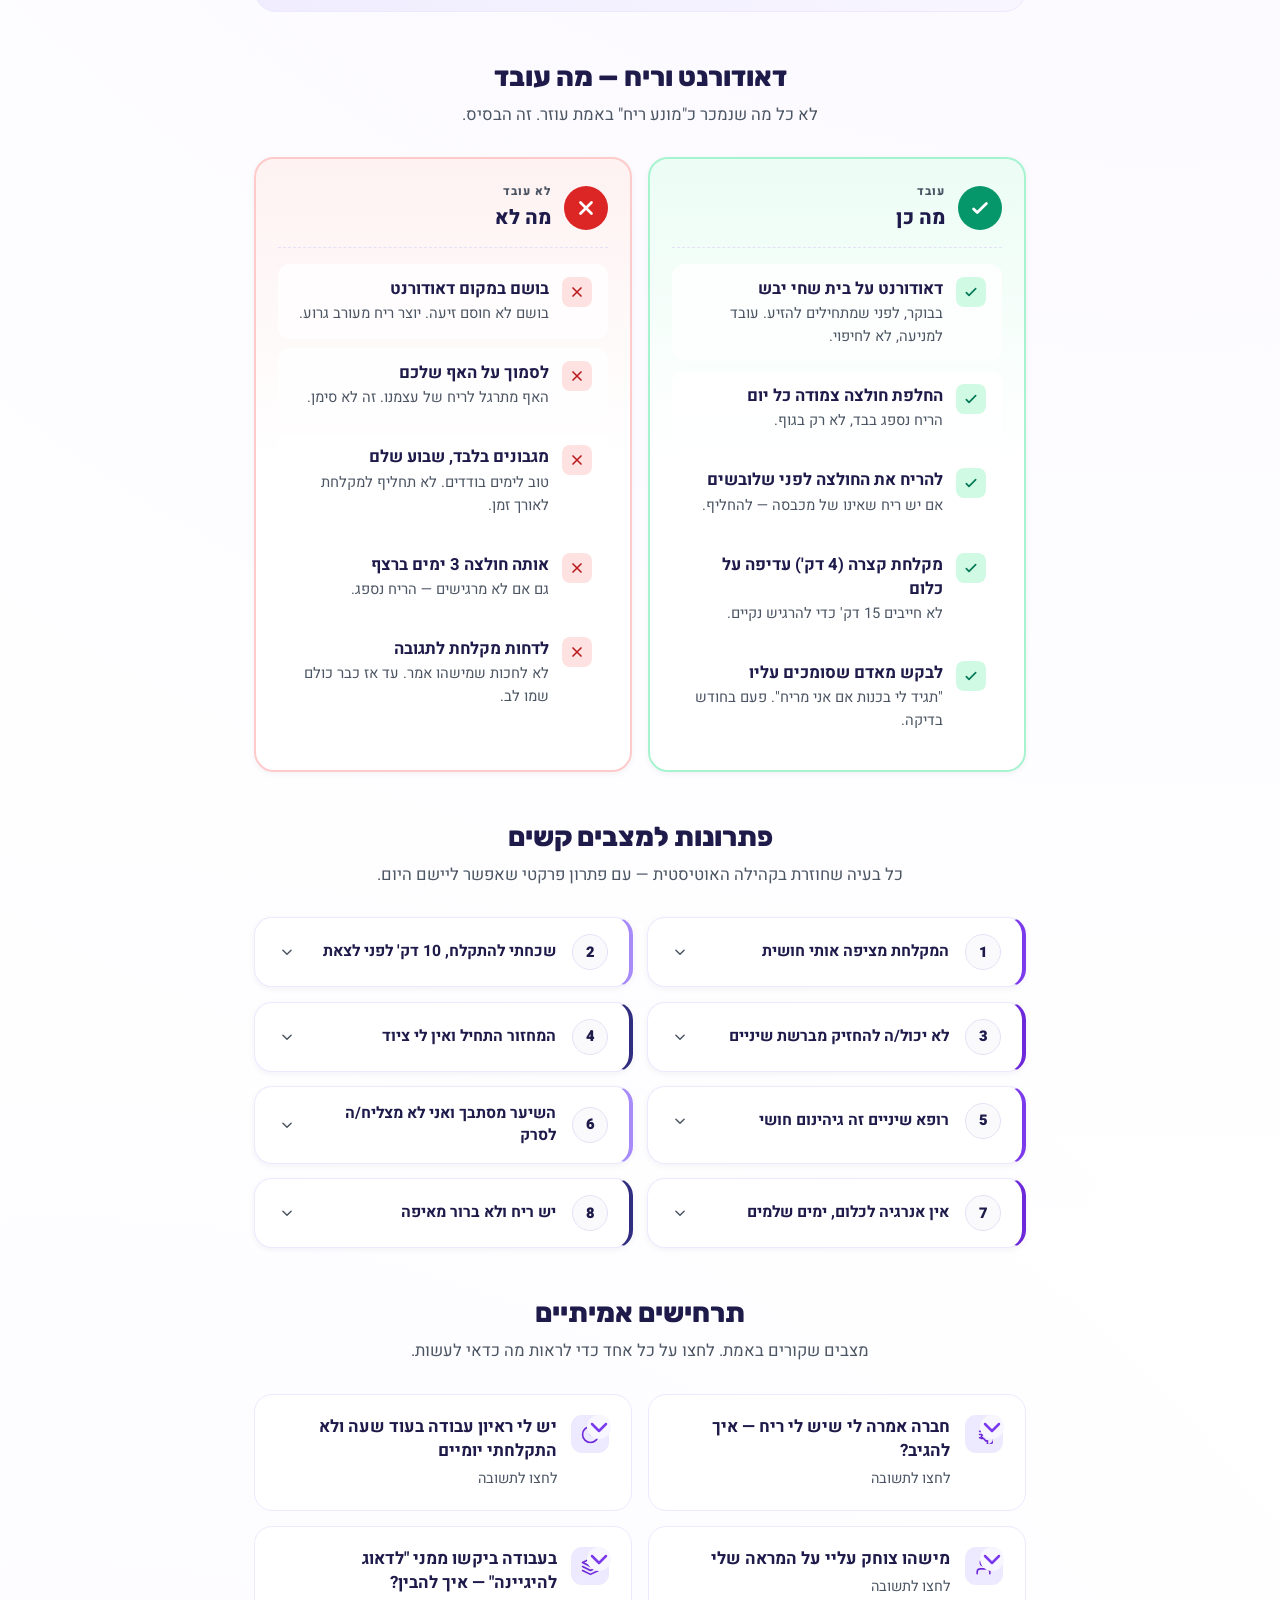
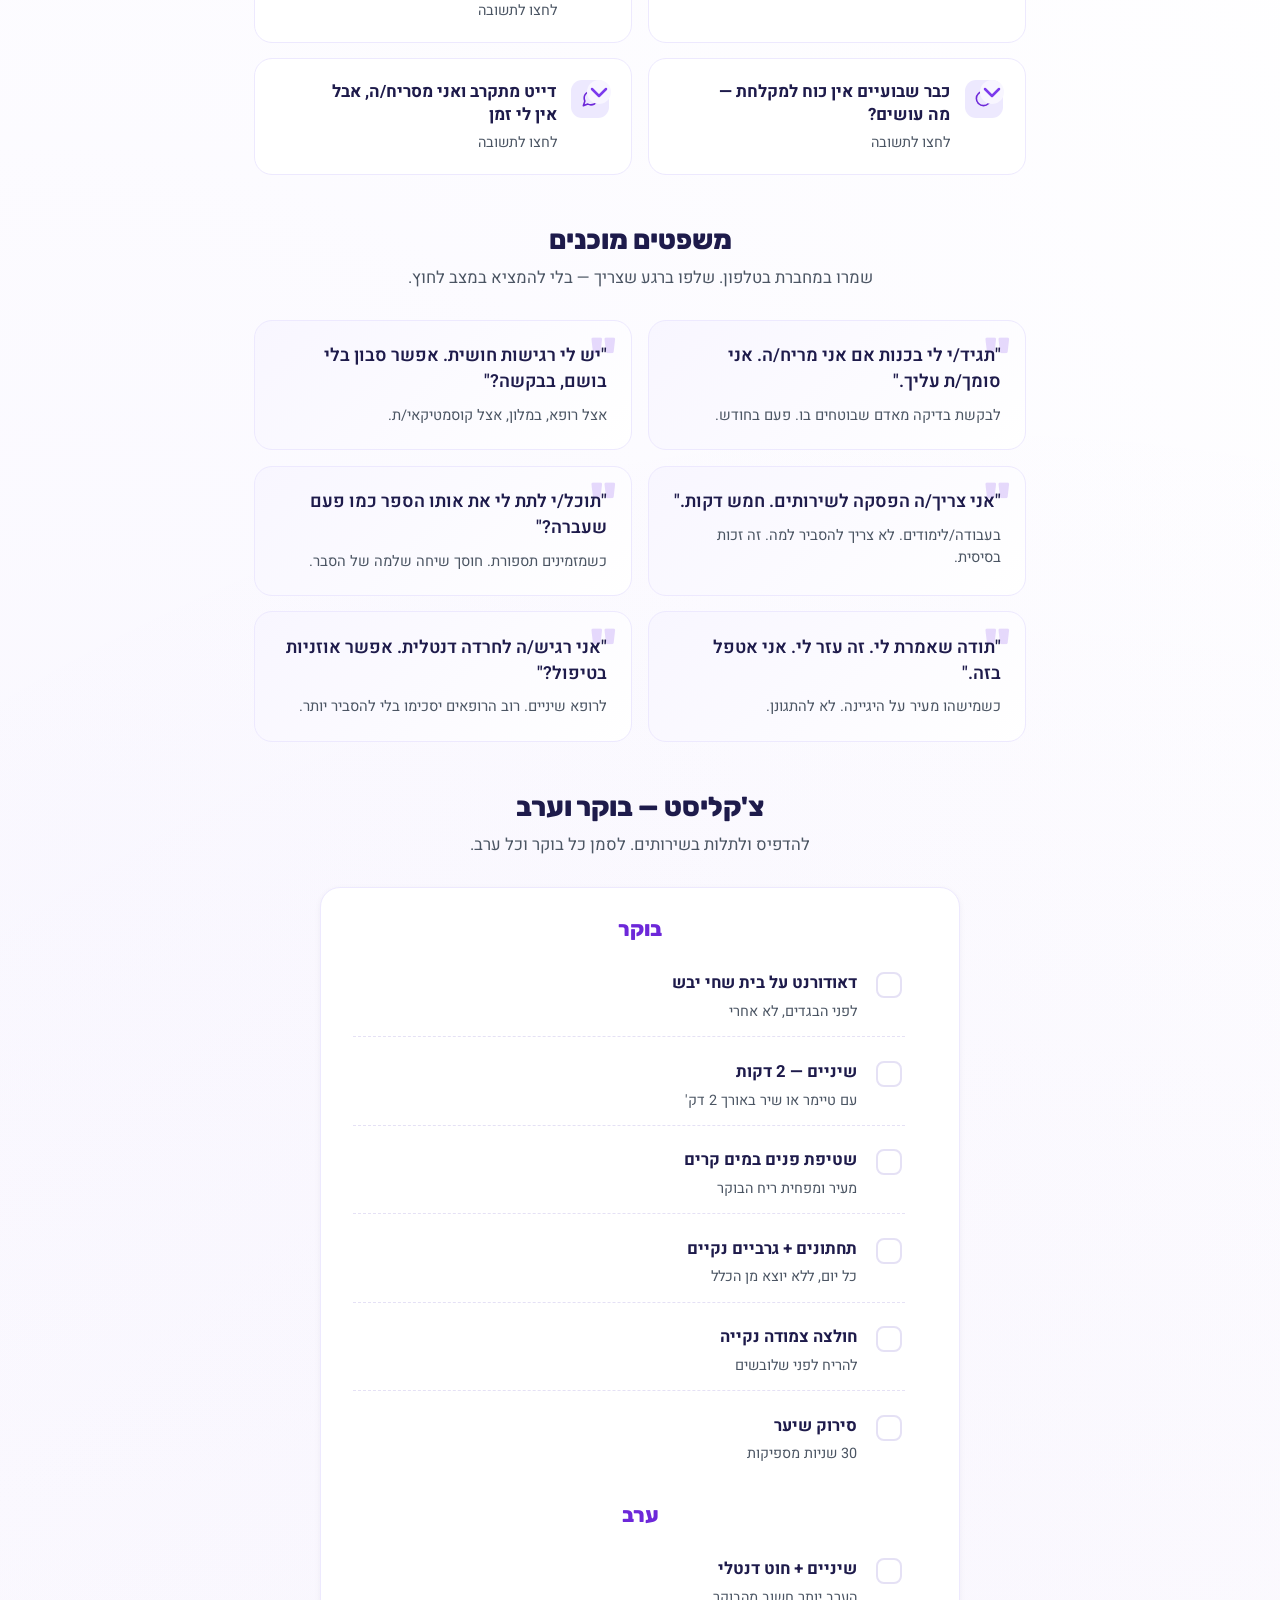
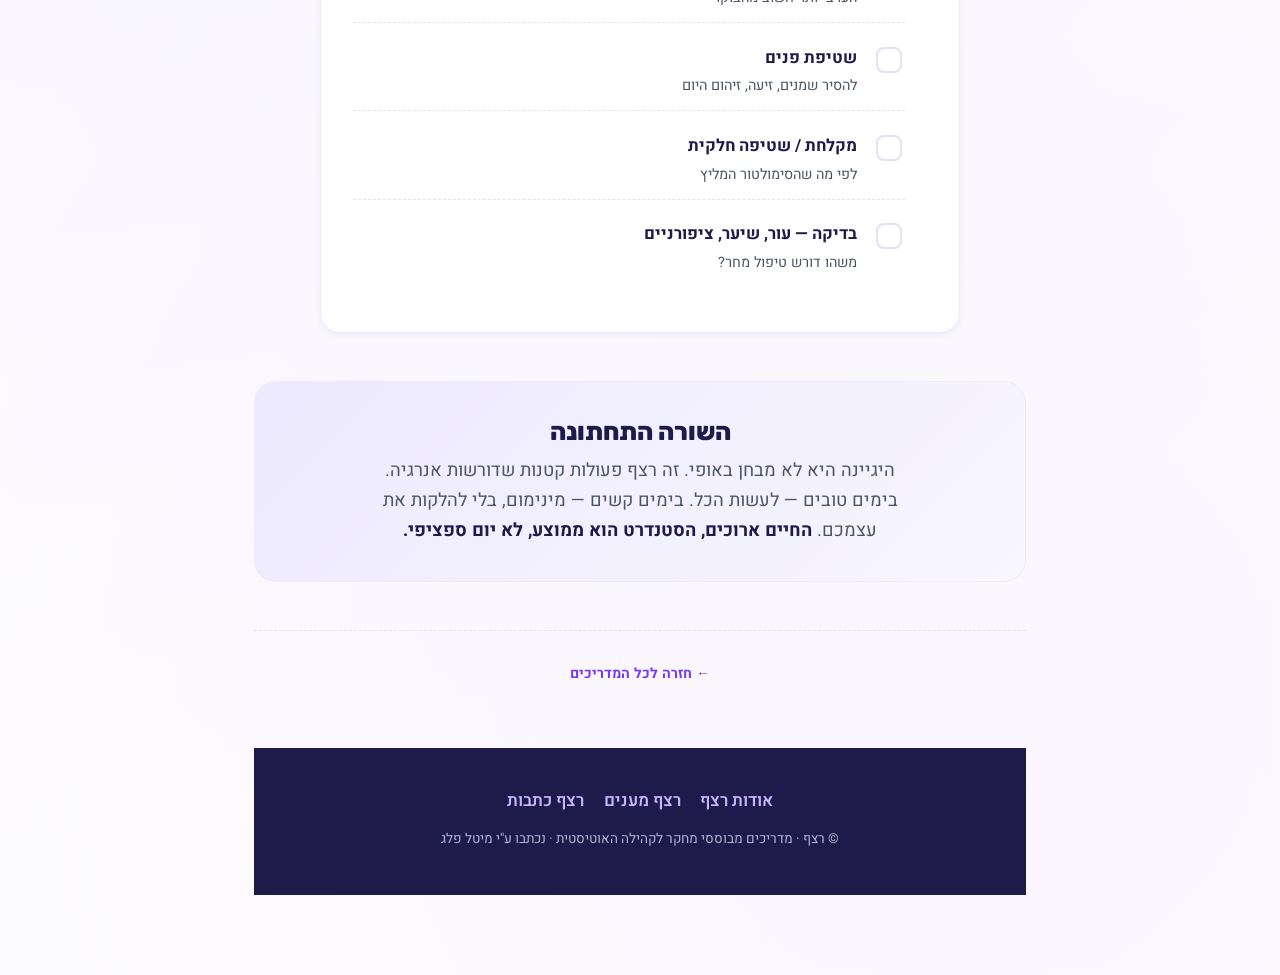
<file: guides/hygiene.html>
<!DOCTYPE html>
<html lang="he" dir="rtl">
<head>
<meta charset="UTF-8">
<meta name="viewport" content="width=device-width, initial-scale=1.0">
<title>היגיינה אישית — מדריך אוטי</title>
<meta name="description" content="מדריך אינטראקטיבי להיגיינה אישית לאוטיסטים — traffic light של כללים, סימולטור מה לעשות עכשיו, פתרונות לבעיות, משפטים מוכנים, וצ'קליסט.">
<link rel="stylesheet" href="rezef-guides.css">
</head>
<body>

<nav class="rezef-nav">
  <a href="../index.html#" class="logo">
    <svg class="logo-svg" viewBox="0 0 40 40" fill="none" aria-hidden="true">
      <path d="M4 36 C4 16 20 10 20 10 C20 10 36 16 36 36" stroke="#A78BFA" stroke-width="2.5" stroke-linecap="round" fill="none"/>
      <path d="M8.5 36 C8.5 19 20 14 20 14 C20 14 31.5 19 31.5 36" stroke="#312E81" stroke-width="2.5" stroke-linecap="round" fill="none"/>
      <path d="M13 36 C13 22 20 18 20 18 C20 18 27 22 27 36" stroke="#7C3AED" stroke-width="3.5" stroke-linecap="round" fill="none"/>
      <circle cx="20" cy="36" r="2.8" fill="#7C3AED"/>
    </svg>
    <div>
      <div class="logo-name">רֶצֶף</div>
      <div class="logo-tag">מענים לקהילה האוטיסטית ובני משפחותיהם לאורך כל שלבי החיים</div>
    </div>
  </a>
  <ul class="nav-links">
    <li><a href="../index.html#ages">רצף גילאי</a></li>
    <li><a href="../index.html#svc">רצף מענים</a></li>
    <li><a href="../index.html#articles">רצף כתבות</a></li>
    <li><a href="index.html" class="active">רצף מדריכים</a></li>
    <li><a href="../index.html#about">אודות</a></li>
  </ul>
  <a href="../index.html#ages" class="nav-cta">מצאו מענה</a>
</nav>

<nav class="rezef-breadcrumb" aria-label="פירורי לחם">
  <a href="../index.html">רצף</a>
  <span class="sep">›</span>
  <a href="index.html">מדריכים</a>
  <span class="sep">›</span>
  <span class="current">היגיינה אישית — מדריך אוטי</span>
</nav>

<main class="guide-wrap">

  <header class="guide-hero">
    <span class="guide-eyebrow">מדריך פרקטי · חיים יומיומיים</span>
    <h1>היגיינה אישית — בלי שיפוט, עם כלים.</h1>
    <p class="lede">
      היגיינה היא אחד הנושאים שאף אחד לא מסביר במפורש — מצפים שתבינו לבד "מה מקובל".
      כאן מסבירים בפירוש, עם <strong>traffic light</strong>, סימולטור, ו<strong>פתרונות למצבים קשים</strong>.
    </p>
    <nav class="nav-pills">
      <a href="#rules" class="nav-pill">3 הכללים הגדולים</a>
      <a href="#sim" class="nav-pill">סימולטור — מה עכשיו</a>
      <a href="#yesno" class="nav-pill">דאודורנט וריח</a>
      <a href="#problems" class="nav-pill">פתרונות למצבים קשים</a>
      <a href="#scenarios" class="nav-pill">תרחישים אמיתיים</a>
      <a href="#phrases" class="nav-pill">משפטים מוכנים</a>
      <a href="#checklist" class="nav-pill">צ'קליסט יומי</a>
    </nav>
  </header>

  <!-- 3 RULES — Traffic Light -->
  <section class="gs" id="rules">
    <div class="section-head">
      <h2>3 הכללים הגדולים</h2>
      <p>אל תנחשו כל בוקר מה חשוב. השתמשו בכללים — הם עובדים גם בימים קשים.</p>
    </div>
    <div class="traffic">
      <div class="tl-card green">
        <div class="tl-dot">
          <svg fill="none" stroke="currentColor" stroke-width="3" viewBox="0 0 24 24"><path stroke-linecap="round" stroke-linejoin="round" d="M5 13l4 4L19 7"/></svg>
        </div>
        <div class="label">כל יום — חובה</div>
        <h3>הבסיס שלא מתפשרים עליו</h3>
        <ul>
          <li>תחתונים וגרביים נקיים</li>
          <li>דאודורנט על בית שחי</li>
          <li>צחצוח שיניים בוקר וערב</li>
          <li>שטיפת פנים וידיים</li>
          <li>החלפת חולצה צמודה לגוף</li>
        </ul>
      </div>
      <div class="tl-card yellow">
        <div class="tl-dot">
          <svg fill="none" stroke="currentColor" stroke-width="3" viewBox="0 0 24 24"><path stroke-linecap="round" stroke-linejoin="round" d="M12 9v2m0 4h.01m-6.938 4h13.856c1.54 0 2.502-1.667 1.732-3L13.732 4c-.77-1.333-2.694-1.333-3.464 0L3.34 16c-.77 1.333.192 3 1.732 3z"/></svg>
        </div>
        <div class="label">תלוי — לבדוק</div>
        <h3>כל 1–3 ימים לפי הצורך</h3>
        <ul>
          <li>מקלחת מלאה (יומי בקיץ)</li>
          <li>שטיפת שיער (לפי סוג)</li>
          <li>גילוח (בחירה אישית)</li>
          <li>החלפת מכנסיים</li>
          <li>החלפת מגבת / מצעים</li>
        </ul>
      </div>
      <div class="tl-card red">
        <div class="tl-dot">
          <svg fill="none" stroke="currentColor" stroke-width="3" viewBox="0 0 24 24"><path stroke-linecap="round" stroke-linejoin="round" d="M6 18L18 6M6 6l12 12"/></svg>
        </div>
        <div class="label">אסור</div>
        <h3>דברים שגורמים לבעיות רפואיות</h3>
        <ul>
          <li>תחבושת אחת מעל 6 שעות</li>
          <li>טמפון בזמן שינה</li>
          <li>מקלוני אוזניים פנימה</li>
          <li>אותם תחתונים יומיים</li>
          <li>"אני לא מריח, אז אני לא" — לא לבטוח באף</li>
        </ul>
      </div>
    </div>
  </section>

  <!-- SIMULATOR -->
  <section class="gs" id="sim">
    <div class="section-head">
      <h2>סימולטור — מה לעשות עכשיו?</h2>
      <p>3 שאלות → תשובה ברורה. כשלא בטוחים מה צריך היום.</p>
    </div>
    <div class="sim">
      <div class="sim-progress">
        <span class="done" data-step="1"></span>
        <span data-step="2"></span>
        <span data-step="3"></span>
      </div>

      <div class="sim-step active" data-step="1">
        <div class="sim-q">1. מתי התקלחתם בפעם האחרונה?</div>
        <div class="sim-options">
          <button type="button" class="sim-opt" data-key="shower" data-value="today">
            <span class="emoji-ic"><svg fill="none" stroke="currentColor" stroke-width="2.2" viewBox="0 0 24 24"><path stroke-linecap="round" stroke-linejoin="round" d="M5 13l4 4L19 7"/></svg></span>
            היום
          </button>
          <button type="button" class="sim-opt" data-key="shower" data-value="yesterday">
            <span class="emoji-ic"><svg fill="none" stroke="currentColor" stroke-width="2.2" viewBox="0 0 24 24"><path stroke-linecap="round" stroke-linejoin="round" d="M12 6v6l4 2"/><circle cx="12" cy="12" r="10"/></svg></span>
            אתמול
          </button>
          <button type="button" class="sim-opt" data-key="shower" data-value="2days">
            <span class="emoji-ic"><svg fill="none" stroke="currentColor" stroke-width="2.2" viewBox="0 0 24 24"><path stroke-linecap="round" stroke-linejoin="round" d="M12 8v4l2 2M6 2h12M6 22h12"/></svg></span>
            לפני יומיים
          </button>
          <button type="button" class="sim-opt" data-key="shower" data-value="3plus">
            <span class="emoji-ic"><svg fill="none" stroke="currentColor" stroke-width="2.2" viewBox="0 0 24 24"><path stroke-linecap="round" stroke-linejoin="round" d="M12 9v2m0 4h.01"/><circle cx="12" cy="12" r="10"/></svg></span>
            יותר מ-3 ימים
          </button>
        </div>
      </div>

      <div class="sim-step" data-step="2">
        <div class="sim-q">2. איך הגוף מרגיש עכשיו?</div>
        <div class="sim-options">
          <button type="button" class="sim-opt" data-key="feel" data-value="fresh">
            <span class="emoji-ic"><svg fill="none" stroke="currentColor" stroke-width="2.2" viewBox="0 0 24 24"><path stroke-linecap="round" stroke-linejoin="round" d="M12 2v20M5 12h14"/></svg></span>
            רענן, נקי
          </button>
          <button type="button" class="sim-opt" data-key="feel" data-value="sweaty">
            <span class="emoji-ic"><svg fill="none" stroke="currentColor" stroke-width="2.2" viewBox="0 0 24 24"><path stroke-linecap="round" stroke-linejoin="round" d="M12 3v18M6 12h12M7 7l10 10M17 7L7 17"/></svg></span>
            זעתי / לחוץ
          </button>
          <button type="button" class="sim-opt" data-key="feel" data-value="greasy">
            <span class="emoji-ic"><svg fill="none" stroke="currentColor" stroke-width="2.2" viewBox="0 0 24 24"><circle cx="12" cy="12" r="10"/><path stroke-linecap="round" stroke-linejoin="round" d="M8 12h8"/></svg></span>
            שמן / דביק
          </button>
          <button type="button" class="sim-opt" data-key="feel" data-value="nothing">
            <span class="emoji-ic"><svg fill="none" stroke="currentColor" stroke-width="2.2" viewBox="0 0 24 24"><path stroke-linecap="round" stroke-linejoin="round" d="M9 12l2 2 4-4"/><circle cx="12" cy="12" r="10"/></svg></span>
            לא מרגיש משהו
          </button>
        </div>
      </div>

      <div class="sim-step" data-step="3">
        <div class="sim-q">3. כמה אנרגיה יש לכם?</div>
        <div class="sim-options">
          <button type="button" class="sim-opt" data-key="energy" data-value="full">
            <span class="emoji-ic"><svg fill="none" stroke="currentColor" stroke-width="2.2" viewBox="0 0 24 24"><path stroke-linecap="round" stroke-linejoin="round" d="M13 2L4.09 12.97a.75.75 0 00.57 1.23h7.34v7.04a.75.75 0 001.32.48L20.91 11.02a.75.75 0 00-.57-1.23h-7.34V2z"/></svg></span>
            אני בסדר — אפשר מלא
          </button>
          <button type="button" class="sim-opt" data-key="energy" data-value="partial">
            <span class="emoji-ic"><svg fill="none" stroke="currentColor" stroke-width="2.2" viewBox="0 0 24 24"><path stroke-linecap="round" stroke-linejoin="round" d="M12 6v6l4 2"/><circle cx="12" cy="12" r="10"/></svg></span>
            חלקית — מקלחת קצרה ניתנת
          </button>
          <button type="button" class="sim-opt" data-key="energy" data-value="low">
            <span class="emoji-ic"><svg fill="none" stroke="currentColor" stroke-width="2.2" viewBox="0 0 24 24"><path stroke-linecap="round" stroke-linejoin="round" d="M12 14l-4-4m4 4l4-4m-4 4V3"/><path stroke-linecap="round" stroke-linejoin="round" d="M20 17v2a2 2 0 01-2 2H6a2 2 0 01-2-2v-2"/></svg></span>
            אני שרוף/ה — מינימום בלבד
          </button>
        </div>
      </div>

      <div class="sim-result" id="sim-result" style="display:none">
        <div class="verdict-big">
          <svg fill="none" stroke="currentColor" stroke-width="3" viewBox="0 0 24 24"><path stroke-linecap="round" stroke-linejoin="round" d="M5 13l4 4L19 7"/></svg>
          <span>המלצה מותאמת</span>
        </div>
        <h4 id="sim-title">—</h4>
        <p id="sim-desc">—</p>
        <div class="outfit-list" id="sim-items"></div>
        <button type="button" class="sim-reset" id="sim-reset">← להתחיל מחדש</button>
      </div>
    </div>
  </section>

  <!-- YES / NO -->
  <section class="gs" id="yesno">
    <div class="section-head">
      <h2>דאודורנט וריח — מה עובד</h2>
      <p>לא כל מה שנמכר כ"מונע ריח" באמת עוזר. זה הבסיס.</p>
    </div>
    <div class="yesno">
      <div class="yn-col yes">
        <div class="yn-head">
          <div class="dot"><svg fill="none" stroke="currentColor" stroke-width="3" viewBox="0 0 24 24"><path stroke-linecap="round" stroke-linejoin="round" d="M5 13l4 4L19 7"/></svg></div>
          <div><span class="sub">עובד</span><h3>מה כן</h3></div>
        </div>
        <div class="yn-items">
          <div class="yn-item"><div class="ic"><svg fill="none" stroke="currentColor" stroke-width="2.5" viewBox="0 0 24 24"><path stroke-linecap="round" stroke-linejoin="round" d="M5 13l4 4L19 7"/></svg></div><div class="txt"><strong>דאודורנט על בית שחי יבש</strong><div class="note">בבוקר, לפני שמתחילים להזיע. עובד למניעה, לא לחיפוי.</div></div></div>
          <div class="yn-item"><div class="ic"><svg fill="none" stroke="currentColor" stroke-width="2.5" viewBox="0 0 24 24"><path stroke-linecap="round" stroke-linejoin="round" d="M5 13l4 4L19 7"/></svg></div><div class="txt"><strong>החלפת חולצה צמודה כל יום</strong><div class="note">הריח נספג בבד, לא רק בגוף.</div></div></div>
          <div class="yn-item"><div class="ic"><svg fill="none" stroke="currentColor" stroke-width="2.5" viewBox="0 0 24 24"><path stroke-linecap="round" stroke-linejoin="round" d="M5 13l4 4L19 7"/></svg></div><div class="txt"><strong>להריח את החולצה לפני שלובשים</strong><div class="note">אם יש ריח שאינו של מכבסה — להחליף.</div></div></div>
          <div class="yn-item"><div class="ic"><svg fill="none" stroke="currentColor" stroke-width="2.5" viewBox="0 0 24 24"><path stroke-linecap="round" stroke-linejoin="round" d="M5 13l4 4L19 7"/></svg></div><div class="txt"><strong>מקלחת קצרה (4 דק') עדיפה על כלום</strong><div class="note">לא חייבים 15 דק' כדי להרגיש נקיים.</div></div></div>
          <div class="yn-item"><div class="ic"><svg fill="none" stroke="currentColor" stroke-width="2.5" viewBox="0 0 24 24"><path stroke-linecap="round" stroke-linejoin="round" d="M5 13l4 4L19 7"/></svg></div><div class="txt"><strong>לבקש מאדם שסומכים עליו</strong><div class="note">"תגיד לי בכנות אם אני מריח". פעם בחודש בדיקה.</div></div></div>
        </div>
      </div>
      <div class="yn-col no">
        <div class="yn-head">
          <div class="dot"><svg fill="none" stroke="currentColor" stroke-width="3" viewBox="0 0 24 24"><path stroke-linecap="round" stroke-linejoin="round" d="M6 18L18 6M6 6l12 12"/></svg></div>
          <div><span class="sub">לא עובד</span><h3>מה לא</h3></div>
        </div>
        <div class="yn-items">
          <div class="yn-item"><div class="ic"><svg fill="none" stroke="currentColor" stroke-width="2.5" viewBox="0 0 24 24"><path stroke-linecap="round" stroke-linejoin="round" d="M6 18L18 6M6 6l12 12"/></svg></div><div class="txt"><strong>בושם במקום דאודורנט</strong><div class="note">בושם לא חוסם זיעה. יוצר ריח מעורב גרוע.</div></div></div>
          <div class="yn-item"><div class="ic"><svg fill="none" stroke="currentColor" stroke-width="2.5" viewBox="0 0 24 24"><path stroke-linecap="round" stroke-linejoin="round" d="M6 18L18 6M6 6l12 12"/></svg></div><div class="txt"><strong>לסמוך על האף שלכם</strong><div class="note">האף מתרגל לריח של עצמנו. זה לא סימן.</div></div></div>
          <div class="yn-item"><div class="ic"><svg fill="none" stroke="currentColor" stroke-width="2.5" viewBox="0 0 24 24"><path stroke-linecap="round" stroke-linejoin="round" d="M6 18L18 6M6 6l12 12"/></svg></div><div class="txt"><strong>מגבונים בלבד, שבוע שלם</strong><div class="note">טוב לימים בודדים. לא תחליף למקלחת לאורך זמן.</div></div></div>
          <div class="yn-item"><div class="ic"><svg fill="none" stroke="currentColor" stroke-width="2.5" viewBox="0 0 24 24"><path stroke-linecap="round" stroke-linejoin="round" d="M6 18L18 6M6 6l12 12"/></svg></div><div class="txt"><strong>אותה חולצה 3 ימים ברצף</strong><div class="note">גם אם לא מרגישים — הריח נספג.</div></div></div>
          <div class="yn-item"><div class="ic"><svg fill="none" stroke="currentColor" stroke-width="2.5" viewBox="0 0 24 24"><path stroke-linecap="round" stroke-linejoin="round" d="M6 18L18 6M6 6l12 12"/></svg></div><div class="txt"><strong>לדחות מקלחת לתגובה</strong><div class="note">לא לחכות שמישהו אמר. עד אז כבר כולם שמו לב.</div></div></div>
        </div>
      </div>
    </div>
  </section>

  <!-- SOLUTIONS to hard situations -->
  <section class="gs" id="problems">
    <div class="section-head">
      <h2>פתרונות למצבים קשים</h2>
      <p>כל בעיה שחוזרת בקהילה האוטיסטית — עם פתרון פרקטי שאפשר ליישם היום.</p>
    </div>
    <div class="solutions-grid">

      <details class="sol-card">
        <summary>
          <div class="sol-num">1</div>
          <h3>המקלחת מציפה אותי חושית</h3>
          <span class="chev"><svg fill="none" stroke="currentColor" stroke-width="2.5" viewBox="0 0 24 24"><path stroke-linecap="round" stroke-linejoin="round" d="M19 9l-7 7-7-7"/></svg></span>
        </summary>
        <div class="sol-body">
          <p>לבחור <strong>טמפרטורה קבועה</strong> ולא לכוון כל פעם. <strong>מוצרים בלי בושם</strong> (fragrance free). מגבת חמה מוכנה על הקולב מראש. מקלחת <strong>בישיבה</strong> (שרפרף עמיד למים) — מוריד חצי מהעומס. לשים פלייליסט של 3 שירים — כשהוא נגמר יוצאים.</p>
        </div>
      </details>

      <details class="sol-card">
        <summary>
          <div class="sol-num">2</div>
          <h3>שכחתי להתקלח, 10 דק' לפני לצאת</h3>
          <span class="chev"><svg fill="none" stroke="currentColor" stroke-width="2.5" viewBox="0 0 24 24"><path stroke-linecap="round" stroke-linejoin="round" d="M19 9l-7 7-7-7"/></svg></span>
        </summary>
        <div class="sol-body">
          <p><strong>מגבונים לחים</strong> על בית שחי + אזור אינטימי. דאודורנט על בית שחי יבש. <strong>שמפו יבש</strong> בשיער (אם שמן). חולצה נקייה. שיניים 30 שניות. <strong>זה מספיק ליום אחד.</strong> תתקלחו בערב.</p>
        </div>
      </details>

      <details class="sol-card">
        <summary>
          <div class="sol-num">3</div>
          <h3>לא יכול/ה להחזיק מברשת שיניים</h3>
          <span class="chev"><svg fill="none" stroke="currentColor" stroke-width="2.5" viewBox="0 0 24 24"><path stroke-linecap="round" stroke-linejoin="round" d="M19 9l-7 7-7-7"/></svg></span>
        </summary>
        <div class="sol-body">
          <p><strong>מברשת חשמלית</strong> עושה 80% מהעבודה בעצמה. אם גם זה קשה — מברשת עם ידית עבה (silicone grip) או גומי ממטבח מסביב לידית. קלינאית הבריאות בביה"ס/קופ"ח תעזור להתאים.</p>
        </div>
      </details>

      <details class="sol-card">
        <summary>
          <div class="sol-num">4</div>
          <h3>המחזור התחיל ואין לי ציוד</h3>
          <span class="chev"><svg fill="none" stroke="currentColor" stroke-width="2.5" viewBox="0 0 24 24"><path stroke-linecap="round" stroke-linejoin="round" d="M19 9l-7 7-7-7"/></svg></span>
        </summary>
        <div class="sol-body">
          <p><strong>שירותים ציבוריים</strong> — בהרבה קניונים, מתנ"סים ומוסדות יש מכונה או סלסלת חירום. <strong>קופאית/קולגה אישה</strong> — רוב הנשים שמחות לעזור בשקט. אם באמת אין — לגלגל נייר טואלט בשכבות עבות כתחבושת זמנית.</p>
          <p>הפתרון הגדול: <strong>תיק חירום קבוע</strong> בתיק/מכונית/שולחן — 2 תחבושות, טמפון, תחתון, משככי כאבים.</p>
        </div>
      </details>

      <details class="sol-card">
        <summary>
          <div class="sol-num">5</div>
          <h3>רופא שיניים זה גיהינום חושי</h3>
          <span class="chev"><svg fill="none" stroke="currentColor" stroke-width="2.5" viewBox="0 0 24 24"><path stroke-linecap="round" stroke-linejoin="round" d="M19 9l-7 7-7-7"/></svg></span>
        </summary>
        <div class="sol-body">
          <p>קיימים <strong>רופאי שיניים מותאמים</strong> לחרדה דנטלית — גז צחוק, אוזניות, הסברים לפני. לחפש "רופא שיניים מותאם" + שם העיר. <strong>"דנטל פובי"</strong> (dentalphobia.co.il) מרכז מידע.</p>
          <p>לבוא עם <strong>אוזניות ומוזיקה</strong> (רוב הרופאים מאפשרים). להסכים מראש על סיגנל — להרים יד = להפסיק.</p>
        </div>
      </details>

      <details class="sol-card">
        <summary>
          <div class="sol-num">6</div>
          <h3>השיער מסתבך ואני לא מצליח/ה לסרק</h3>
          <span class="chev"><svg fill="none" stroke="currentColor" stroke-width="2.5" viewBox="0 0 24 24"><path stroke-linecap="round" stroke-linejoin="round" d="M19 9l-7 7-7-7"/></svg></span>
        </summary>
        <div class="sol-body">
          <p><strong>מסרק רחב שיניים במקלחת</strong> — על שיער רטוב עם מרכך. לסרק <strong>מהקצוות כלפי מעלה</strong>, לא מלמעלה למטה. ספריי Detangler ב-35 ש"ח מוריד 90% מהכאב. אם השיער מסתבך שוב ושוב — אולי הגיע הזמן לקיצור. תספורת קצרה = פחות אחזקה.</p>
        </div>
      </details>

      <details class="sol-card">
        <summary>
          <div class="sol-num">7</div>
          <h3>אין אנרגיה לכלום, ימים שלמים</h3>
          <span class="chev"><svg fill="none" stroke="currentColor" stroke-width="2.5" viewBox="0 0 24 24"><path stroke-linecap="round" stroke-linejoin="round" d="M19 9l-7 7-7-7"/></svg></span>
        </summary>
        <div class="sol-body">
          <p>זה קורה לרוב האוטיסטים. <strong>המינימום שעובד:</strong> מגבונים על בית שחי, דאודורנט, החלפת תחתונים וגרביים, 30 שניות צחצוח שיניים. זה יותר מאפס — וזה הכל.</p>
          <p><strong>אם זה נמשך מעל שבועיים</strong> — לדבר עם פסיכולוג/ית או רופא/ת משפחה. לפעמים זה סימן לדיכאון שלא מורגש ישירות.</p>
        </div>
      </details>

      <details class="sol-card">
        <summary>
          <div class="sol-num">8</div>
          <h3>יש ריח ולא ברור מאיפה</h3>
          <span class="chev"><svg fill="none" stroke="currentColor" stroke-width="2.5" viewBox="0 0 24 24"><path stroke-linecap="round" stroke-linejoin="round" d="M19 9l-7 7-7-7"/></svg></span>
        </summary>
        <div class="sol-body">
          <p>לבדוק לפי הסדר: <strong>נעליים</strong> (הכי נפוץ — הרגליים מזיעות, הריח ברפידה). <strong>תיק</strong> (לא מכבסים כמעט אף פעם). <strong>מעיל</strong> (גם אם לא מרגישים — 3 חודשים בלי כיבוס זה ריח). <strong>כריות / ציפיות</strong> (כל שבועיים, לא פחות).</p>
          <p>תרסיס הפחתת ריח (Febreze) לנעליים ולמעיל — פתרון ביניים טוב.</p>
        </div>
      </details>

    </div>
  </section>

  <!-- SCENARIOS -->
  <section class="gs" id="scenarios">
    <div class="section-head">
      <h2>תרחישים אמיתיים</h2>
      <p>מצבים שקורים באמת. לחצו על כל אחד כדי לראות מה כדאי לעשות.</p>
    </div>
    <div class="scenarios">

      <div class="scn">
        <div class="scn-q">
          <div class="q-ic"><svg fill="none" stroke="currentColor" stroke-width="2" viewBox="0 0 24 24"><path stroke-linecap="round" stroke-linejoin="round" d="M7 8h10M7 12h10M7 16h4m4 4l-3-3h-3a8 8 0 118 8v-5z"/></svg></div>
          <div class="q-text">
            <h4>חברה אמרה לי שיש לי ריח — איך להגיב?</h4>
            <div class="hint">לחצו לתשובה</div>
          </div>
          <span class="toggle"><svg fill="none" stroke="currentColor" stroke-width="2.5" viewBox="0 0 24 24"><path stroke-linecap="round" stroke-linejoin="round" d="M19 9l-7 7-7-7"/></svg></span>
        </div>
        <div class="scn-a"><div class="a-inner">
          <span class="verdict green"><svg fill="none" stroke="currentColor" stroke-width="3" viewBox="0 0 24 24"><path stroke-linecap="round" stroke-linejoin="round" d="M5 13l4 4L19 7"/></svg> מתנה, לא עלבון</span>
          <p>מי שאמרה לך זה <strong>חברה אמיתית</strong>. זה קשה לה להגיד בדיוק כמו שקשה לך לשמוע. אל תכעסי עליה.</p>
          <div class="answer-block">
            <strong class="lbl">מה להגיד</strong>
            "תודה שאמרת לי. באמת, זה עוזר. אני אטפל בזה."
          </div>
          <div class="answer-block">
            <strong class="lbl">מה לעשות עכשיו</strong>
            ללכת הביתה ולהתקלח היום. מחר — דאודורנט מהבוקר, חולצה נקייה. שבוע הבא — לבקש ממנה שתגיד לך שוב אם חזר.
          </div>
        </div></div>
      </div>

      <div class="scn">
        <div class="scn-q">
          <div class="q-ic"><svg fill="none" stroke="currentColor" stroke-width="2" viewBox="0 0 24 24"><path stroke-linecap="round" stroke-linejoin="round" d="M12 6v6l4 2"/><circle cx="12" cy="12" r="10"/></svg></div>
          <div class="q-text">
            <h4>יש לי ראיון עבודה בעוד שעה ולא התקלחתי יומיים</h4>
            <div class="hint">לחצו לתשובה</div>
          </div>
          <span class="toggle"><svg fill="none" stroke="currentColor" stroke-width="2.5" viewBox="0 0 24 24"><path stroke-linecap="round" stroke-linejoin="round" d="M19 9l-7 7-7-7"/></svg></span>
        </div>
        <div class="scn-a"><div class="a-inner">
          <span class="verdict yellow"><svg fill="none" stroke="currentColor" stroke-width="3" viewBox="0 0 24 24"><path stroke-linecap="round" stroke-linejoin="round" d="M12 9v2m0 4h.01m-6.938 4h13.856c1.54 0 2.502-1.667 1.732-3L13.732 4c-.77-1.333-2.694-1.333-3.464 0L3.34 16c-.77 1.333.192 3 1.732 3z"/></svg> אפשר להציל</span>
          <p><strong>15 דק' מקלחת מהירה</strong>: שיער + בית שחי + פנים. גם אם אין כוח, זה זמן שיקבע אם מתקבלים.</p>
          <div class="answer-block">
            <strong class="lbl">סדר</strong>
            1. שמפו יבש אם אין זמן לרטוב שיער · 2. בית שחי עם סבון · 3. פנים במים קרים · 4. דאודורנט · 5. חולצה מכובסת · 6. מברשת שיניים · 7. מסטיק.
          </div>
        </div></div>
      </div>

      <div class="scn">
        <div class="scn-q">
          <div class="q-ic"><svg fill="none" stroke="currentColor" stroke-width="2" viewBox="0 0 24 24"><path stroke-linecap="round" stroke-linejoin="round" d="M20 21v-2a4 4 0 00-4-4H8a4 4 0 00-4 4v2"/><circle cx="12" cy="7" r="4"/></svg></div>
          <div class="q-text">
            <h4>מישהו צוחק עליי על המראה שלי</h4>
            <div class="hint">לחצו לתשובה</div>
          </div>
          <span class="toggle"><svg fill="none" stroke="currentColor" stroke-width="2.5" viewBox="0 0 24 24"><path stroke-linecap="round" stroke-linejoin="round" d="M19 9l-7 7-7-7"/></svg></span>
        </div>
        <div class="scn-a"><div class="a-inner">
          <span class="verdict red"><svg fill="none" stroke="currentColor" stroke-width="3" viewBox="0 0 24 24"><path stroke-linecap="round" stroke-linejoin="round" d="M6 18L18 6M6 6l12 12"/></svg> לא בסדר מצדם</span>
          <p>צחוק על מראה של מישהו זה <strong>לא הומור — זו התעללות</strong>. גם אם יש בסיס (באמת לא התקלחת) — אין הצדקה לבזיון פומבי.</p>
          <div class="answer-block">
            <strong class="lbl">מה להגיד</strong>
            "תשמרו את ההערות לעצמכם" או "זה לא עניינכם". ואז ללכת — לא לתת להם במה.
          </div>
          <div class="answer-block">
            <strong class="lbl">למי לפנות</strong>
            אם זה בעבודה/לימודים — למנהל/ת או רכז/ת. אם זה ברשת — לחסום. אם זה חבר/ה — זה לא חבר/ה.
          </div>
        </div></div>
      </div>

      <div class="scn">
        <div class="scn-q">
          <div class="q-ic"><svg fill="none" stroke="currentColor" stroke-width="2" viewBox="0 0 24 24"><path stroke-linecap="round" stroke-linejoin="round" d="M12 2L2 7l10 5 10-5-10-5zM2 17l10 5 10-5M2 12l10 5 10-5"/></svg></div>
          <div class="q-text">
            <h4>בעבודה ביקשו ממני "לדאוג להיגיינה" — איך להבין?</h4>
            <div class="hint">לחצו לתשובה</div>
          </div>
          <span class="toggle"><svg fill="none" stroke="currentColor" stroke-width="2.5" viewBox="0 0 24 24"><path stroke-linecap="round" stroke-linejoin="round" d="M19 9l-7 7-7-7"/></svg></span>
        </div>
        <div class="scn-a"><div class="a-inner">
          <span class="verdict yellow"><svg fill="none" stroke="currentColor" stroke-width="3" viewBox="0 0 24 24"><path stroke-linecap="round" stroke-linejoin="round" d="M12 9v2m0 4h.01"/><circle cx="12" cy="12" r="10"/></svg> לבקש פירוט</span>
          <p>"היגיינה" זה עמום. מותר ורצוי לבקש פירוט — אחרת לא תדעו מה לתקן.</p>
          <div class="answer-block">
            <strong class="lbl">מה להגיד</strong>
            "תודה שאמרת לי, זה חשוב לי לדעת. אתה יכול לומר לי ספציפית מה שמת לב אליו? ריח גוף? בגדים? שיניים? אני רוצה לטפל בזה נכון."
          </div>
          <div class="answer-block">
            <strong class="lbl">מה לא להגיד</strong>
            "אני בסדר, אתה טועה." גם אם אתם חושבים שכן — הבוס לא היה מעז להגיד אם לא היה צריך.
          </div>
        </div></div>
      </div>

      <div class="scn">
        <div class="scn-q">
          <div class="q-ic"><svg fill="none" stroke="currentColor" stroke-width="2" viewBox="0 0 24 24"><path stroke-linecap="round" stroke-linejoin="round" d="M12 6v6l4 2M3 12a9 9 0 1118 0 9 9 0 01-18 0z"/></svg></div>
          <div class="q-text">
            <h4>כבר שבועיים אין כוח למקלחת — מה עושים?</h4>
            <div class="hint">לחצו לתשובה</div>
          </div>
          <span class="toggle"><svg fill="none" stroke="currentColor" stroke-width="2.5" viewBox="0 0 24 24"><path stroke-linecap="round" stroke-linejoin="round" d="M19 9l-7 7-7-7"/></svg></span>
        </div>
        <div class="scn-a"><div class="a-inner">
          <span class="verdict red"><svg fill="none" stroke="currentColor" stroke-width="3" viewBox="0 0 24 24"><path stroke-linecap="round" stroke-linejoin="round" d="M12 9v2m0 4h.01m-6.938 4h13.856c1.54 0 2.502-1.667 1.732-3L13.732 4c-.77-1.333-2.694-1.333-3.464 0L3.34 16c-.77 1.333.192 3 1.732 3z"/></svg> סימן אזהרה</span>
          <p>שבועיים בלי מקלחת הוא לא "עצלות". זה בדרך כלל סימן ל<strong>דיכאון, burnout או משבר חושי</strong> — דברים שצריך לטפל בהם, לא לנזוף על עצמכם.</p>
          <div class="answer-block">
            <strong class="lbl">היום</strong>
            מגבונים על בית שחי + דאודורנט + חולצה נקייה. המינימום.
          </div>
          <div class="answer-block">
            <strong class="lbl">השבוע</strong>
            להתקשר לפסיכולוג/ית או רופא/ת משפחה. זה לא דרמטי — זה קורה להרבה אוטיסטים.
          </div>
        </div></div>
      </div>

      <div class="scn">
        <div class="scn-q">
          <div class="q-ic"><svg fill="none" stroke="currentColor" stroke-width="2" viewBox="0 0 24 24"><path stroke-linecap="round" stroke-linejoin="round" d="M21 11.5a8.38 8.38 0 01-.9 3.8 8.5 8.5 0 01-7.6 4.7 8.38 8.38 0 01-3.8-.9L3 21l1.9-5.7a8.38 8.38 0 01-.9-3.8 8.5 8.5 0 014.7-7.6 8.38 8.38 0 013.8-.9h.5a8.48 8.48 0 018 8v.5z"/></svg></div>
          <div class="q-text">
            <h4>דייט מתקרב ואני מסריח/ה, אבל אין לי זמן</h4>
            <div class="hint">לחצו לתשובה</div>
          </div>
          <span class="toggle"><svg fill="none" stroke="currentColor" stroke-width="2.5" viewBox="0 0 24 24"><path stroke-linecap="round" stroke-linejoin="round" d="M19 9l-7 7-7-7"/></svg></span>
        </div>
        <div class="scn-a"><div class="a-inner">
          <span class="verdict yellow"><svg fill="none" stroke="currentColor" stroke-width="3" viewBox="0 0 24 24"><path stroke-linecap="round" stroke-linejoin="round" d="M12 9v2m0 4h.01"/><circle cx="12" cy="12" r="10"/></svg> 15 דק' מספיקות</span>
          <p>15 דקות בלבד לפני דייט — מספיקות אם מתעדפים נכון.</p>
          <div class="answer-block">
            <strong class="lbl">סדר מנצח</strong>
            1. מקלחת מהירה (5 דק') — בית שחי + פנים + אזור אינטימי · 2. דאודורנט · 3. בגדים נקיים שהוכנו מראש · 4. שיניים + פיפרמינט · 5. פנים במים קרים (מרענן ומרגיע).
          </div>
          <div class="answer-block">
            <strong class="lbl">טיפ לעתיד</strong>
            ביום של דייט — לתכנן מקלחת <strong>שעה וחצי לפני</strong>. לא 20 דק' לפני.
          </div>
        </div></div>
      </div>

    </div>
  </section>

  <!-- PHRASES -->
  <section class="gs" id="phrases">
    <div class="section-head">
      <h2>משפטים מוכנים</h2>
      <p>שמרו במחברת בטלפון. שלפו ברגע שצריך — בלי להמציא במצב לחוץ.</p>
    </div>
    <div class="phrases">
      <div class="phrase">
        <span class="quote-mark">"</span>
        <div class="text">"תגיד/י לי בכנות אם אני מריח/ה. אני סומך/ת עליך."</div>
        <div class="when">לבקשת בדיקה מאדם שבוטחים בו. פעם בחודש.</div>
      </div>
      <div class="phrase">
        <span class="quote-mark">"</span>
        <div class="text">"יש לי רגישות חושית. אפשר סבון בלי בושם, בבקשה?"</div>
        <div class="when">אצל רופא, במלון, אצל קוסמטיקאי/ת.</div>
      </div>
      <div class="phrase">
        <span class="quote-mark">"</span>
        <div class="text">"אני צריך/ה הפסקה לשירותים. חמש דקות."</div>
        <div class="when">בעבודה/לימודים. לא צריך להסביר למה. זה זכות בסיסית.</div>
      </div>
      <div class="phrase">
        <span class="quote-mark">"</span>
        <div class="text">"תוכל/י לתת לי את אותו הספר כמו פעם שעברה?"</div>
        <div class="when">כשמזמינים תספורת. חוסך שיחה שלמה של הסבר.</div>
      </div>
      <div class="phrase">
        <span class="quote-mark">"</span>
        <div class="text">"תודה שאמרת לי. זה עזר לי. אני אטפל בזה."</div>
        <div class="when">כשמישהו מעיר על היגיינה. לא להתגונן.</div>
      </div>
      <div class="phrase">
        <span class="quote-mark">"</span>
        <div class="text">"אני רגיש/ה לחרדה דנטלית. אפשר אוזניות בטיפול?"</div>
        <div class="when">לרופא שיניים. רוב הרופאים יסכימו בלי להסביר יותר.</div>
      </div>
    </div>
  </section>

  <!-- CHECKLIST -->
  <section class="gs" id="checklist">
    <div class="section-head">
      <h2>צ'קליסט — בוקר וערב</h2>
      <p>להדפיס ולתלות בשירותים. לסמן כל בוקר וכל ערב.</p>
    </div>
    <div class="checklist">
      <h3>בוקר</h3>
      <ul class="check-list">
        <li><label><input type="checkbox"><span class="check-txt"><strong>דאודורנט על בית שחי יבש</strong><div class="sub">לפני הבגדים, לא אחרי</div></span></label></li>
        <li><label><input type="checkbox"><span class="check-txt"><strong>שיניים — 2 דקות</strong><div class="sub">עם טיימר או שיר באורך 2 דק'</div></span></label></li>
        <li><label><input type="checkbox"><span class="check-txt"><strong>שטיפת פנים במים קרים</strong><div class="sub">מעיר ומפחית ריח הבוקר</div></span></label></li>
        <li><label><input type="checkbox"><span class="check-txt"><strong>תחתונים + גרביים נקיים</strong><div class="sub">כל יום, ללא יוצא מן הכלל</div></span></label></li>
        <li><label><input type="checkbox"><span class="check-txt"><strong>חולצה צמודה נקייה</strong><div class="sub">להריח לפני שלובשים</div></span></label></li>
        <li><label><input type="checkbox"><span class="check-txt"><strong>סירוק שיער</strong><div class="sub">30 שניות מספיקות</div></span></label></li>
      </ul>
      <h3 style="margin-top: 1.5rem">ערב</h3>
      <ul class="check-list">
        <li><label><input type="checkbox"><span class="check-txt"><strong>שיניים + חוט דנטלי</strong><div class="sub">הערב יותר חשוב מהבוקר</div></span></label></li>
        <li><label><input type="checkbox"><span class="check-txt"><strong>שטיפת פנים</strong><div class="sub">להסיר שמנים, זיעה, זיהום היום</div></span></label></li>
        <li><label><input type="checkbox"><span class="check-txt"><strong>מקלחת / שטיפה חלקית</strong><div class="sub">לפי מה שהסימולטור המליץ</div></span></label></li>
        <li><label><input type="checkbox"><span class="check-txt"><strong>בדיקה — עור, שיער, ציפורניים</strong><div class="sub">משהו דורש טיפול מחר?</div></span></label></li>
      </ul>
    </div>
  </section>

  <!-- REFRAME -->
  <section class="gs">
    <div class="big-reframe">
      <h3>השורה התחתונה</h3>
      <p>
        היגיינה היא לא מבחן באופי. זה רצף פעולות קטנות שדורשות אנרגיה.
        בימים טובים — לעשות הכל. בימים קשים — מינימום, בלי להלקות את עצמכם.
        <strong>החיים ארוכים, הסטנדרט הוא ממוצע, לא יום ספציפי.</strong>
      </p>
    </div>
  </section>

    </div>

<footer class="guide-footer">
  <a href="index.html" class="back">← חזרה לכל המדריכים</a>
</footer>

<footer class="rezef-footer">
  <div class="ft-links">
    <a href="../index.html#about">אודות רצף</a>
    <a href="../index.html#svc">רצף מענים</a>
    <a href="../index.html#articles">רצף כתבות</a>
  </div>
  <p class="ft-note">© רצף · מדריכים מבוססי מחקר לקהילה האוטיסטית · נכתבו ע"י מיטל פלג</p>
</footer>

</main>

<script>
  // Accordion scenarios
  document.querySelectorAll('.scn').forEach(scn => {
    scn.addEventListener('click', (e) => {
      if (e.target.tagName === 'A') return;
      scn.classList.toggle('open');
    });
  });

  // Simulator
  const state = {};
  const steps = document.querySelectorAll('.sim-step');
  const progress = document.querySelectorAll('.sim-progress span');

  function showStep(n) {
    steps.forEach(s => s.classList.toggle('active', +s.dataset.step === n));
    progress.forEach(p => p.classList.toggle('done', +p.dataset.step <= n));
  }

  document.querySelectorAll('.sim-opt').forEach(btn => {
    btn.addEventListener('click', () => {
      state[btn.dataset.key] = btn.dataset.value;
      const nextStep = Object.keys(state).length + 1;
      if (nextStep > 3) {
        showResult();
      } else {
        showStep(nextStep);
      }
    });
  });

  function showResult() {
    // Recommendation logic
    const { shower, feel, energy } = state;
    let title, desc, items;

    const days = { today: 0, yesterday: 1, '2days': 2, '3plus': 3 };
    const d = days[shower];
    const isEnergyLow = energy === 'low';
    const isGreasy = feel === 'greasy' || feel === 'sweaty';

    if (isEnergyLow) {
      title = 'מינימום שעובד — להיום';
      desc = 'בלי כוח למקלחת זה בסדר. זה מה שחשוב לעשות בכל מקרה:';
      items = ['מגבונים על בית שחי', 'דאודורנט על בית שחי יבש', 'החלפת תחתונים וגרביים', 'שיניים 30 שניות', 'חולצה נקייה'];
    } else if (d === 0 && !isGreasy) {
      title = 'אתם בסדר גמור';
      desc = 'לא צריך מקלחת היום. רק לוודא שהבסיס נסגר:';
      items = ['דאודורנט', 'שיניים 2 דק\'', 'חולצה צמודה נקייה', 'החלפת תחתונים'];
    } else if (d <= 1 && !isGreasy) {
      title = 'שטיפה חלקית מספיקה';
      desc = 'לא צריך מקלחת מלאה. 5 דקות מכוונות:';
      items = ['שטיפת פנים', 'שטיפת בית שחי עם סבון', 'שטיפת אזור אינטימי', 'דאודורנט + חולצה נקייה'];
    } else if (d >= 2 || isGreasy) {
      title = 'מקלחת מלאה — עכשיו';
      desc = 'עברו מספיק ימים. מקלחת קצרה (7–10 דק\'):';
      items = ['שמפו', 'סבון פנים', 'סבון גוף', 'דאודורנט אחרי', 'שיניים + בגדים נקיים'];
    } else {
      title = 'מקלחת קצרה';
      desc = 'להרגיש רענן/ה — מקלחת מהירה מספיקה:';
      items = ['שמפו אם שיער שמן', 'סבון גוף קצר', 'דאודורנט', 'שיניים'];
    }

    document.getElementById('sim-title').textContent = title;
    document.getElementById('sim-desc').textContent = desc;
    document.getElementById('sim-items').innerHTML = items.map(it => `
      <div>
        <svg fill="none" stroke="currentColor" stroke-width="3" viewBox="0 0 24 24"><path stroke-linecap="round" stroke-linejoin="round" d="M5 13l4 4L19 7"/></svg>
        ${it}
      </div>
    `).join('');

    steps.forEach(s => s.classList.remove('active'));
    progress.forEach(p => p.classList.add('done'));
    document.getElementById('sim-result').style.display = 'block';
  }

  document.getElementById('sim-reset').addEventListener('click', () => {
    Object.keys(state).forEach(k => delete state[k]);
    document.getElementById('sim-result').style.display = 'none';
    showStep(1);
  });

  // Smooth scroll for nav pills
  document.querySelectorAll('.nav-pill').forEach(a => {
    a.addEventListener('click', e => {
      e.preventDefault();
      document.querySelector(a.getAttribute('href')).scrollIntoView({ behavior: 'smooth', block: 'start' });
    });
  });
</script>

</body>
</html>
</file>
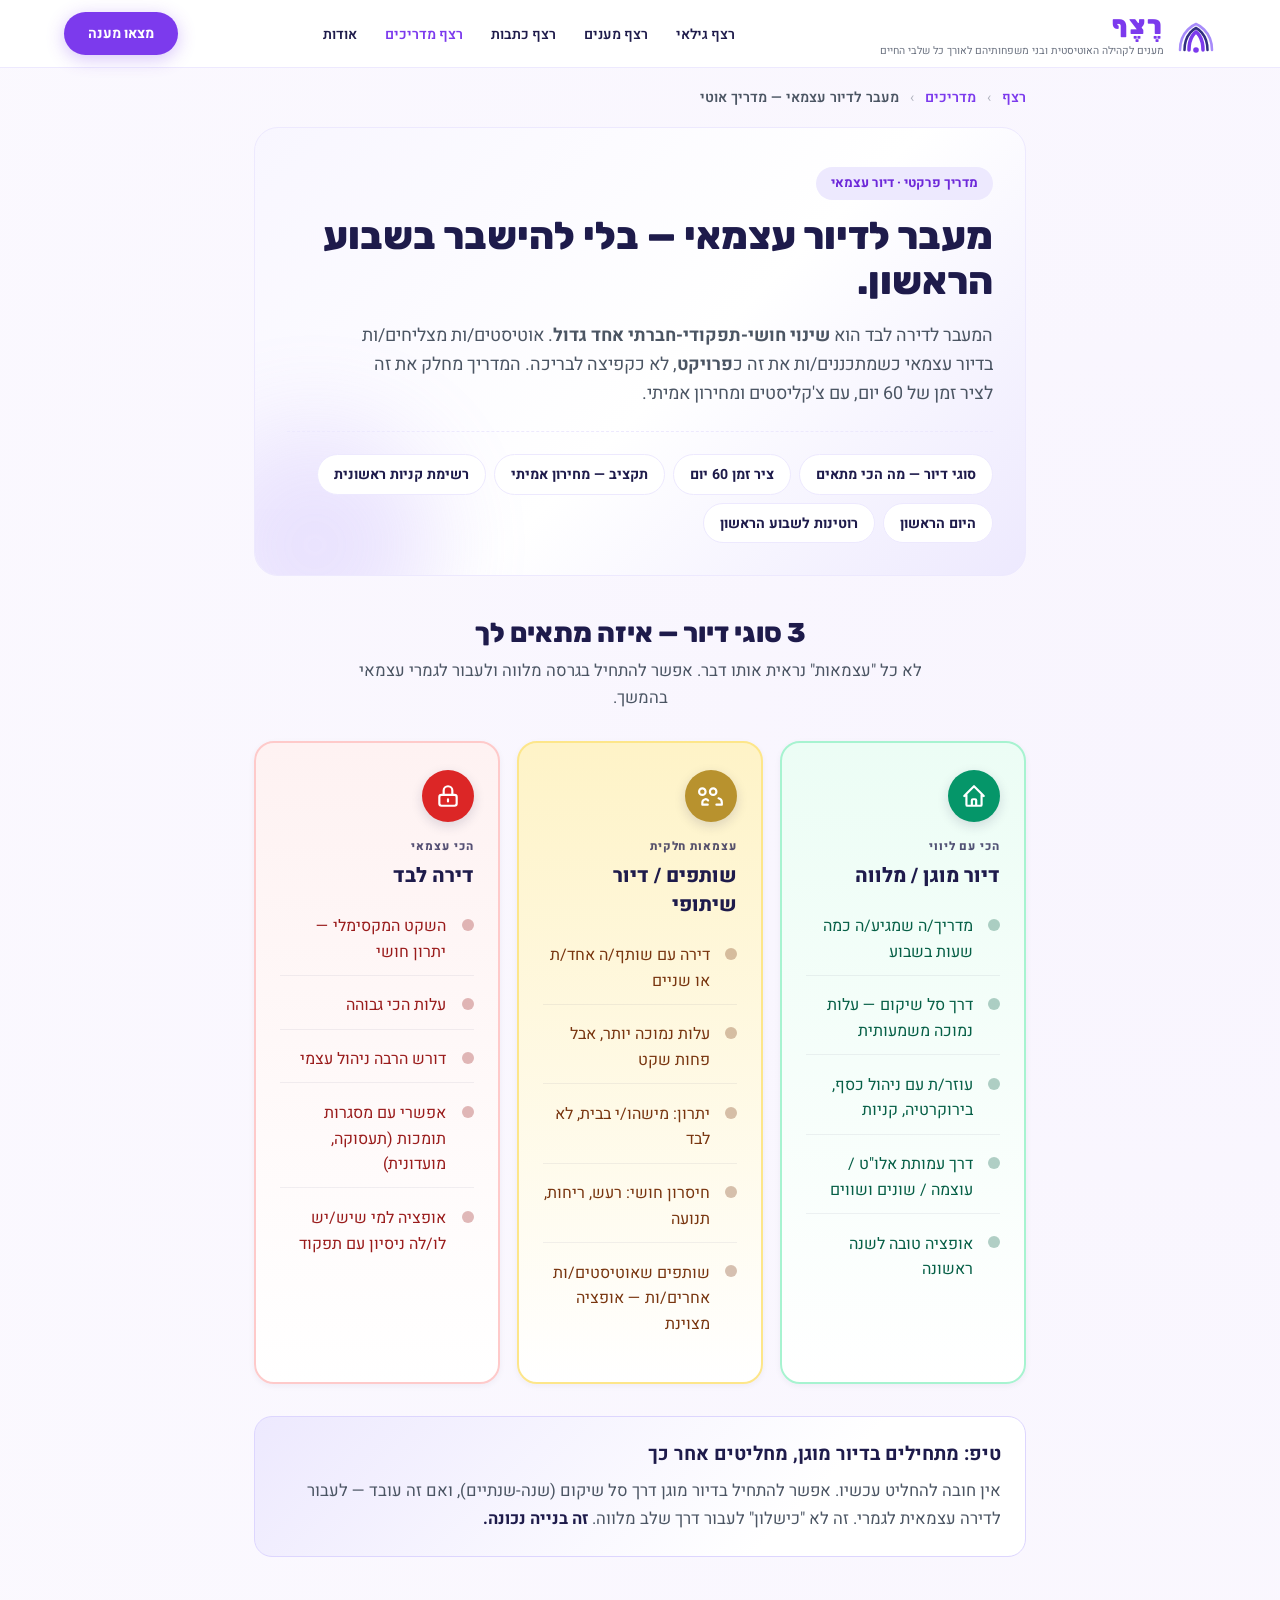
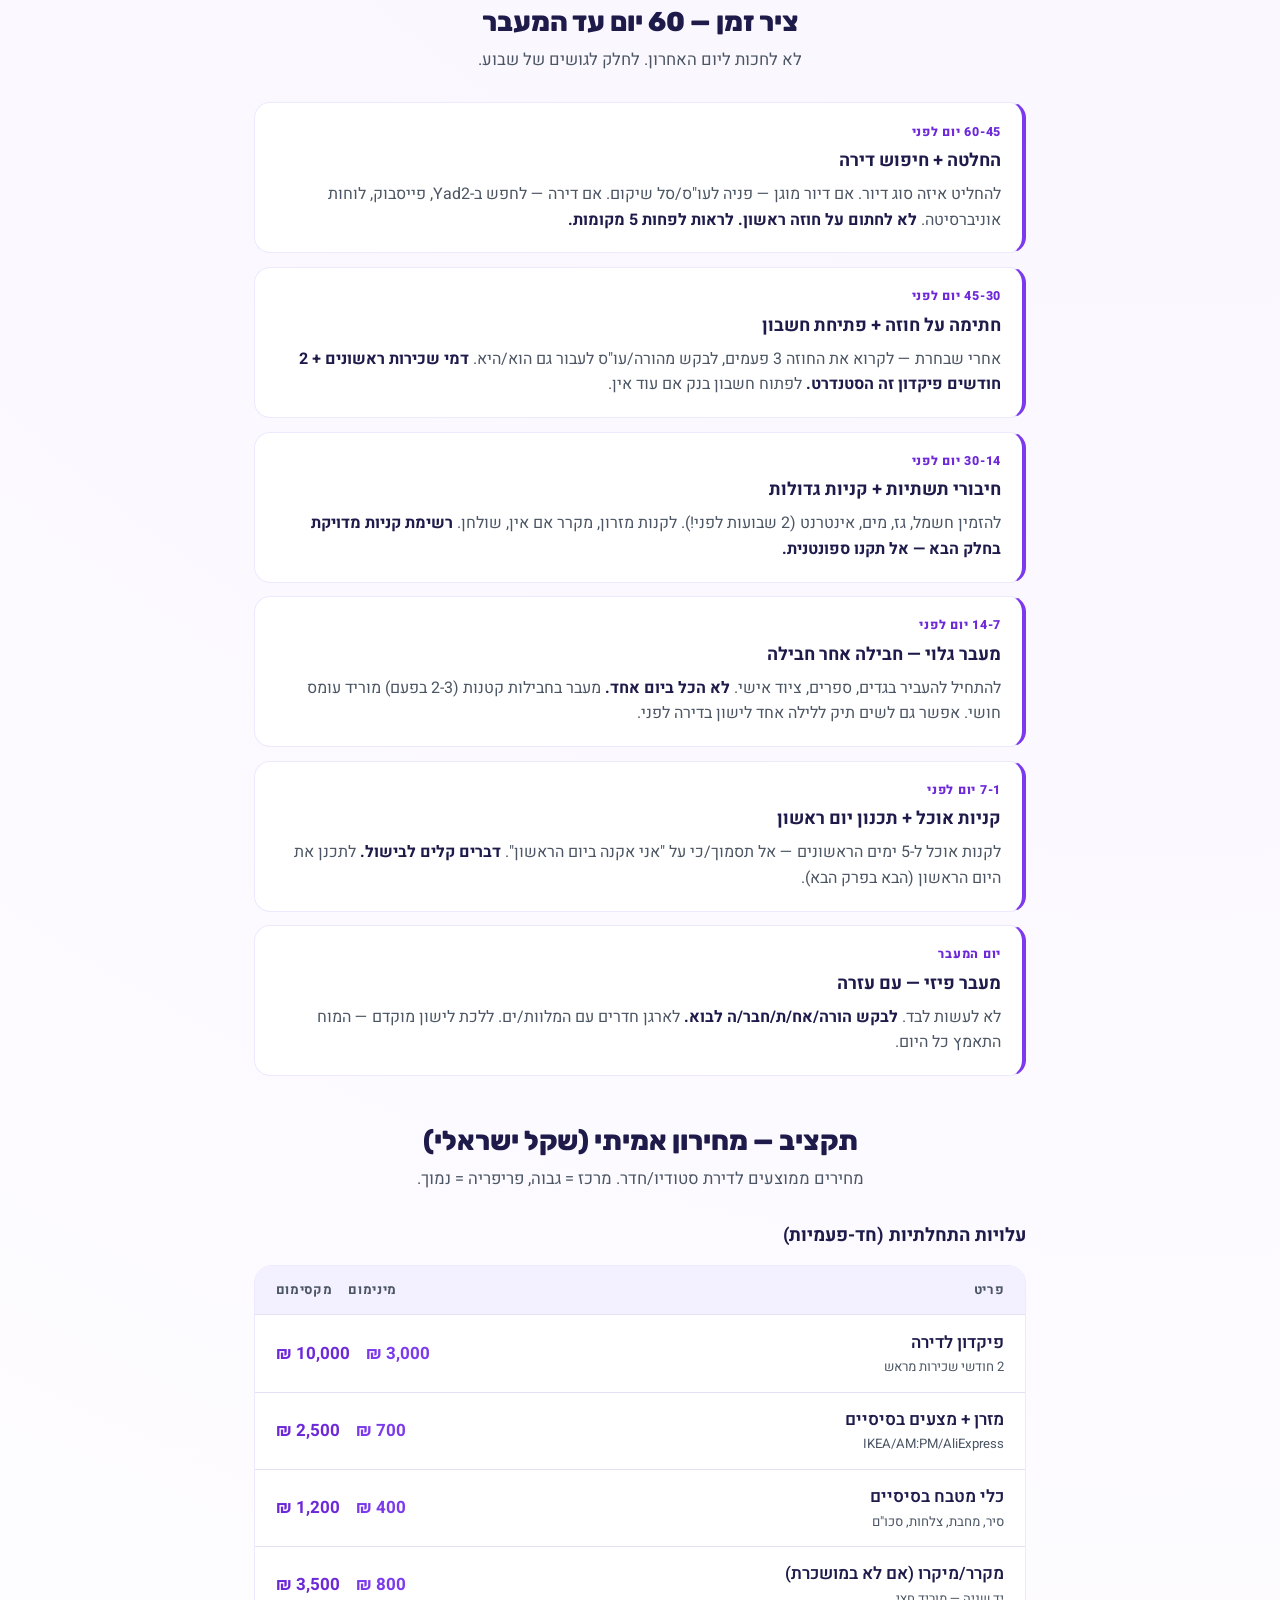
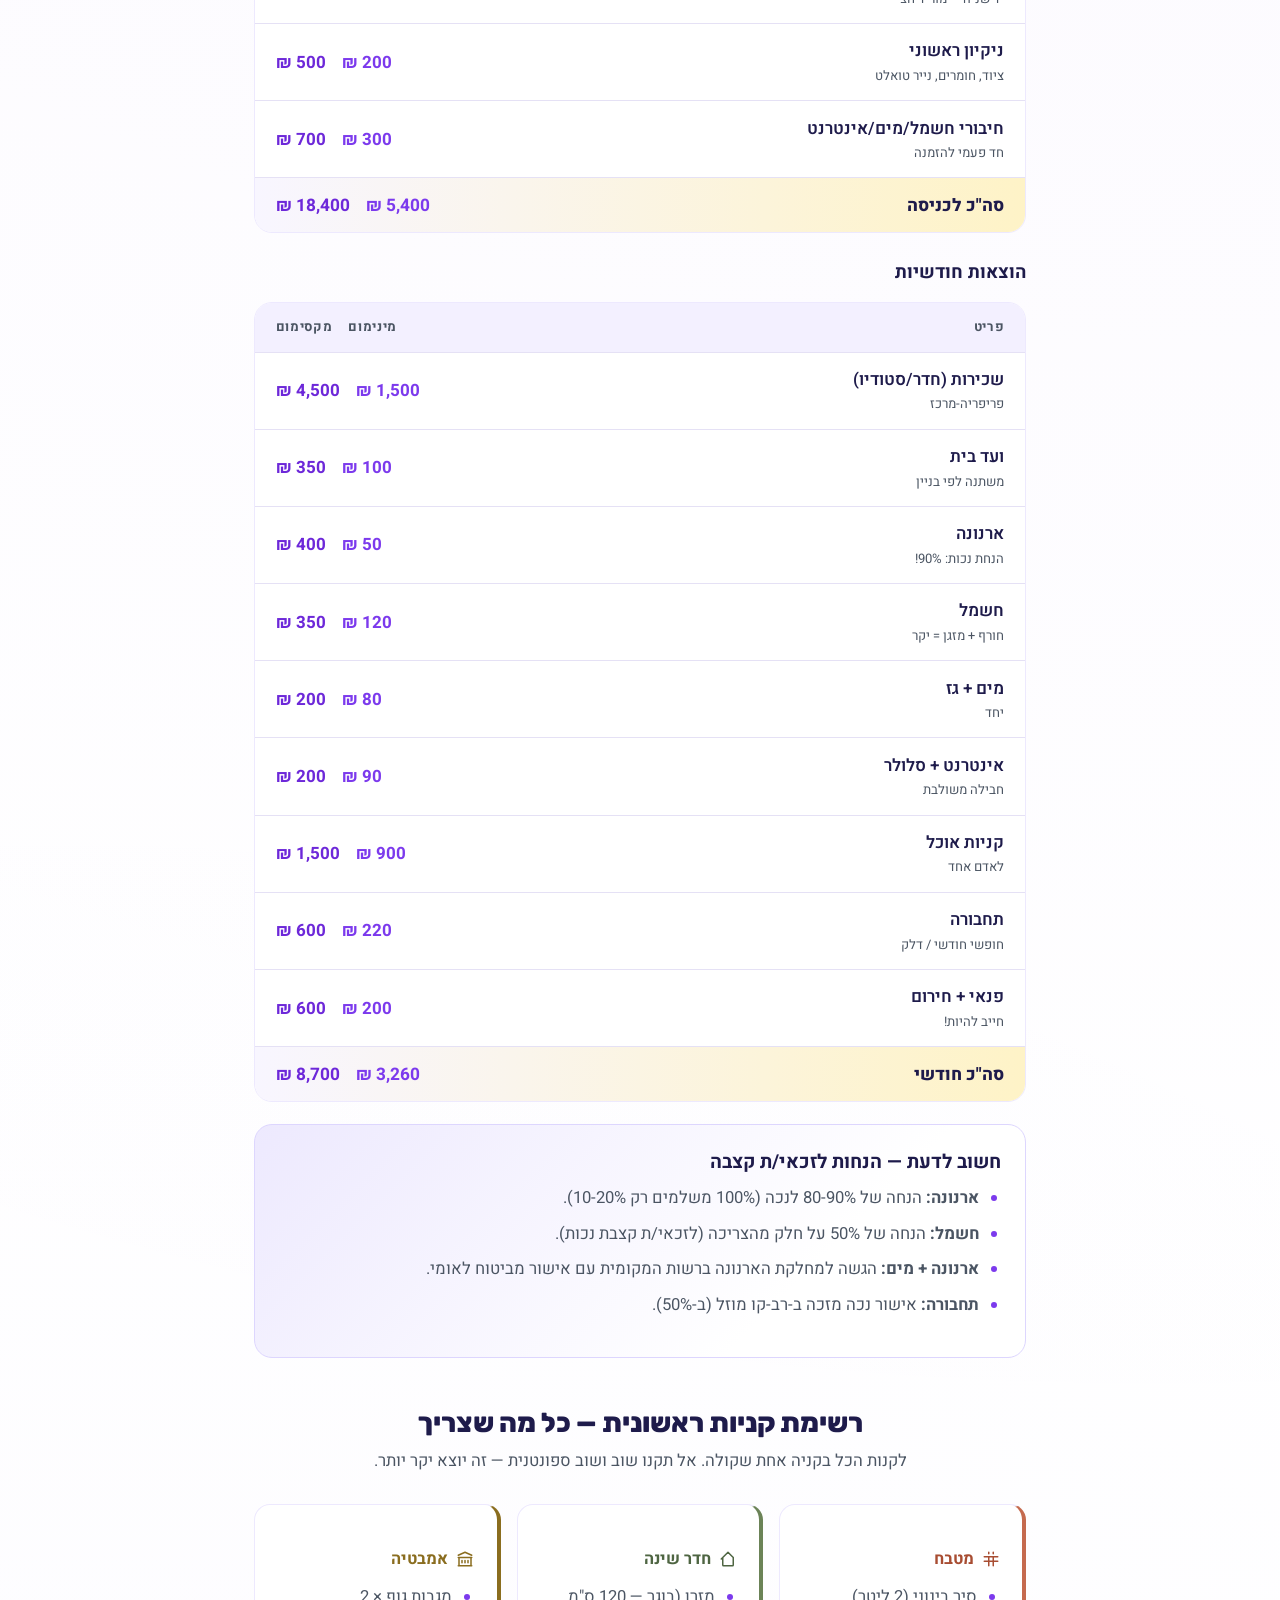
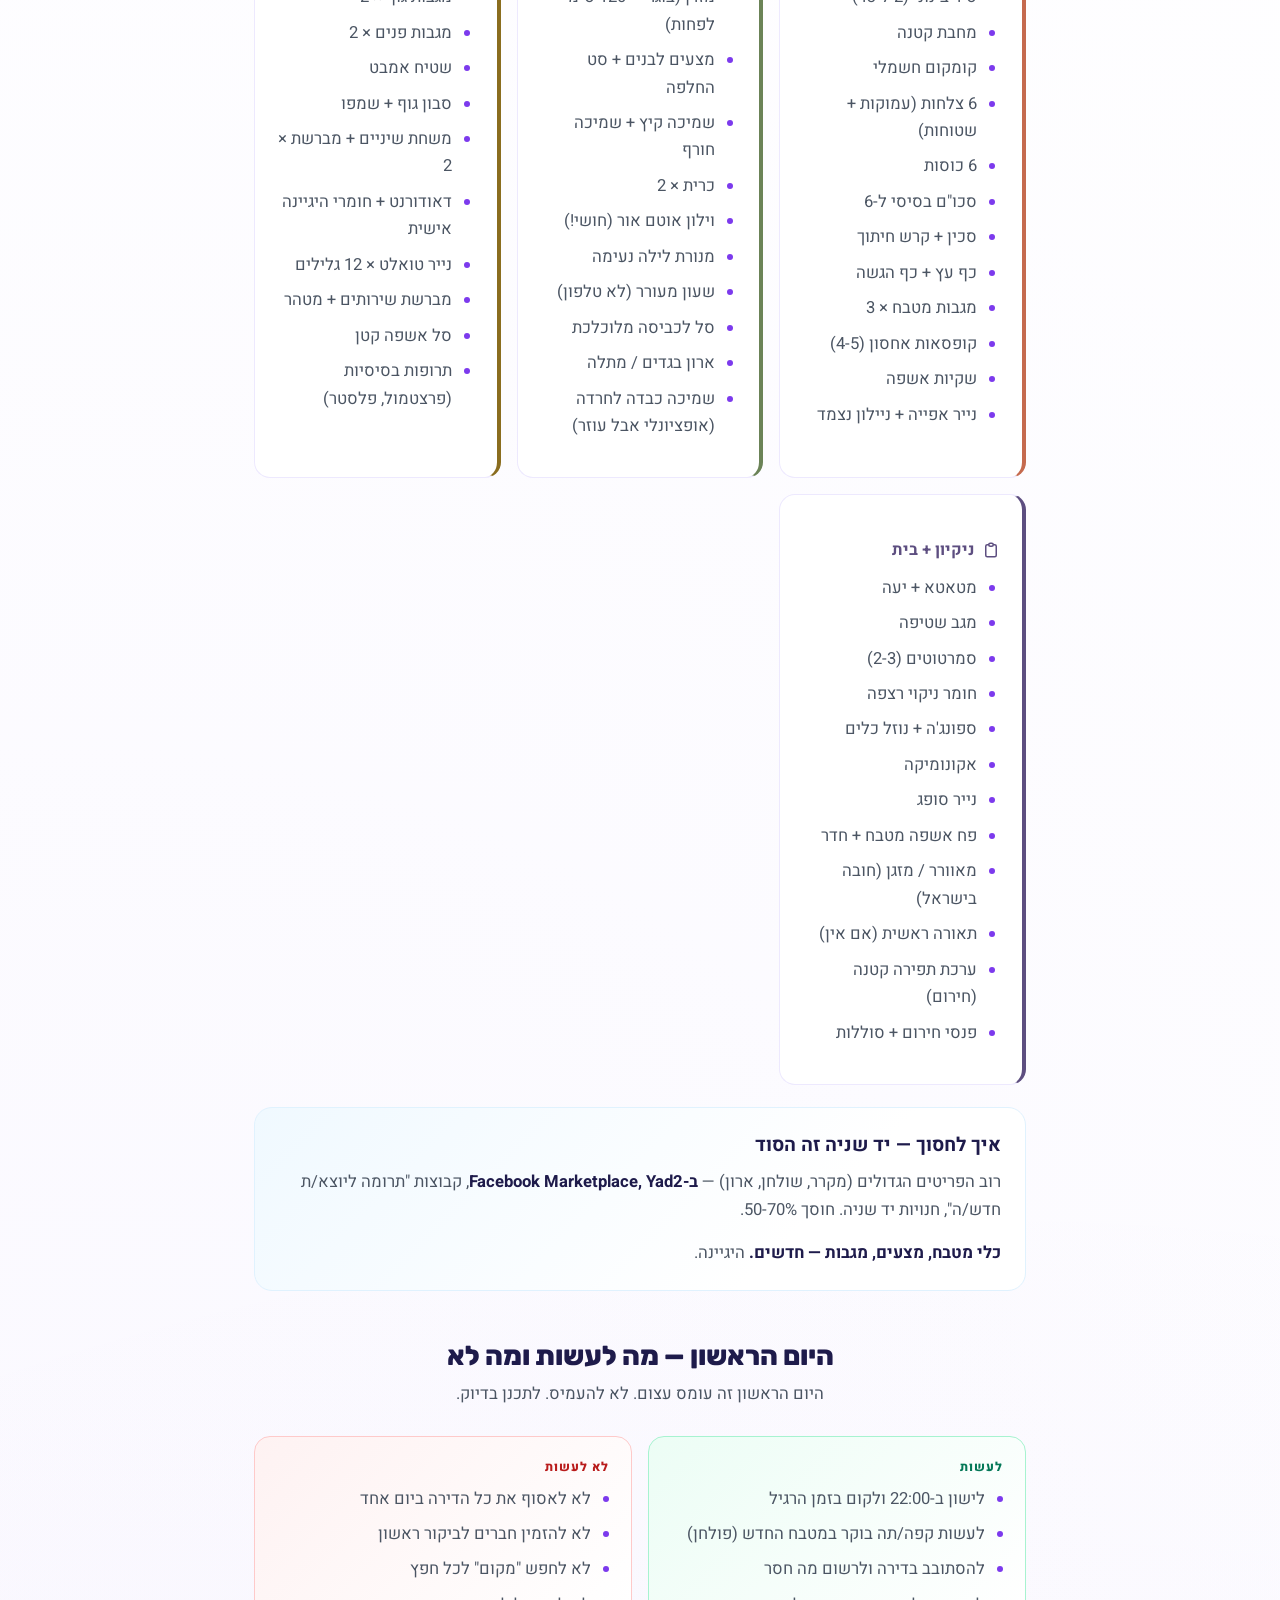
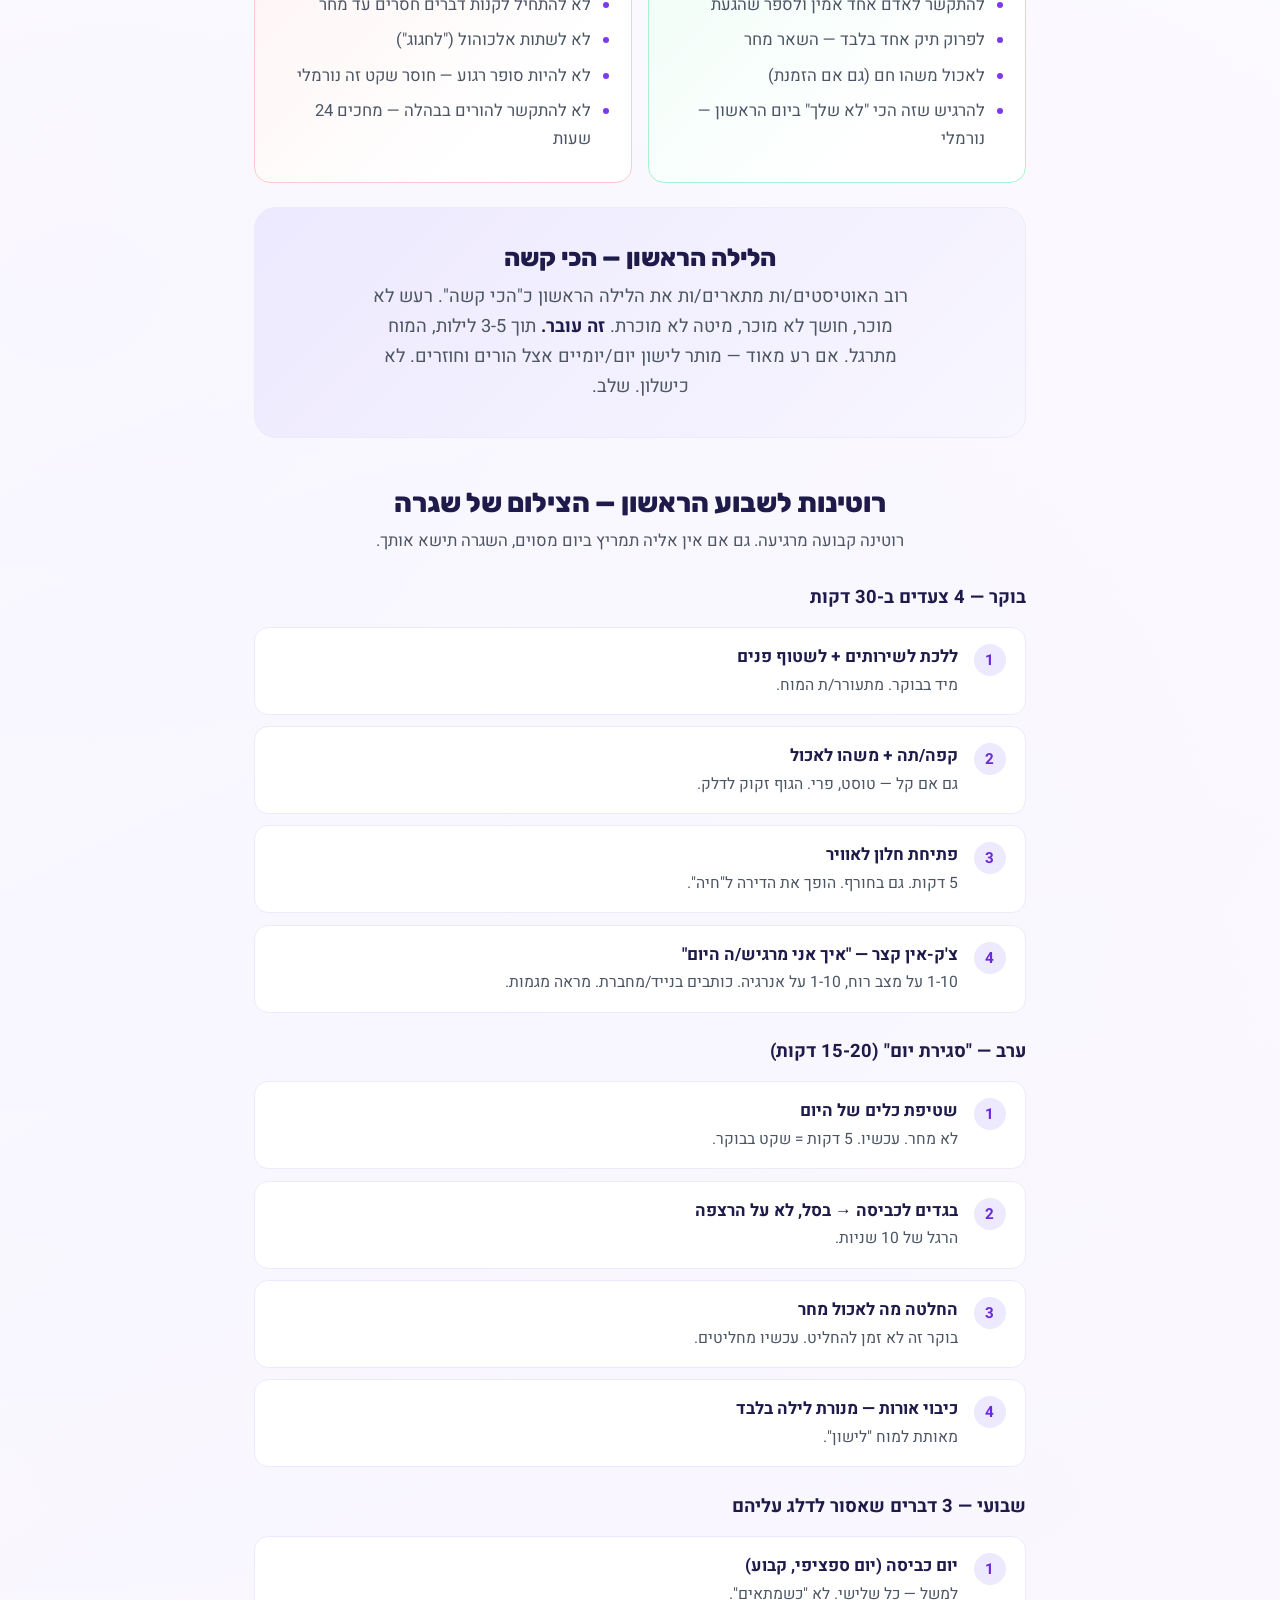
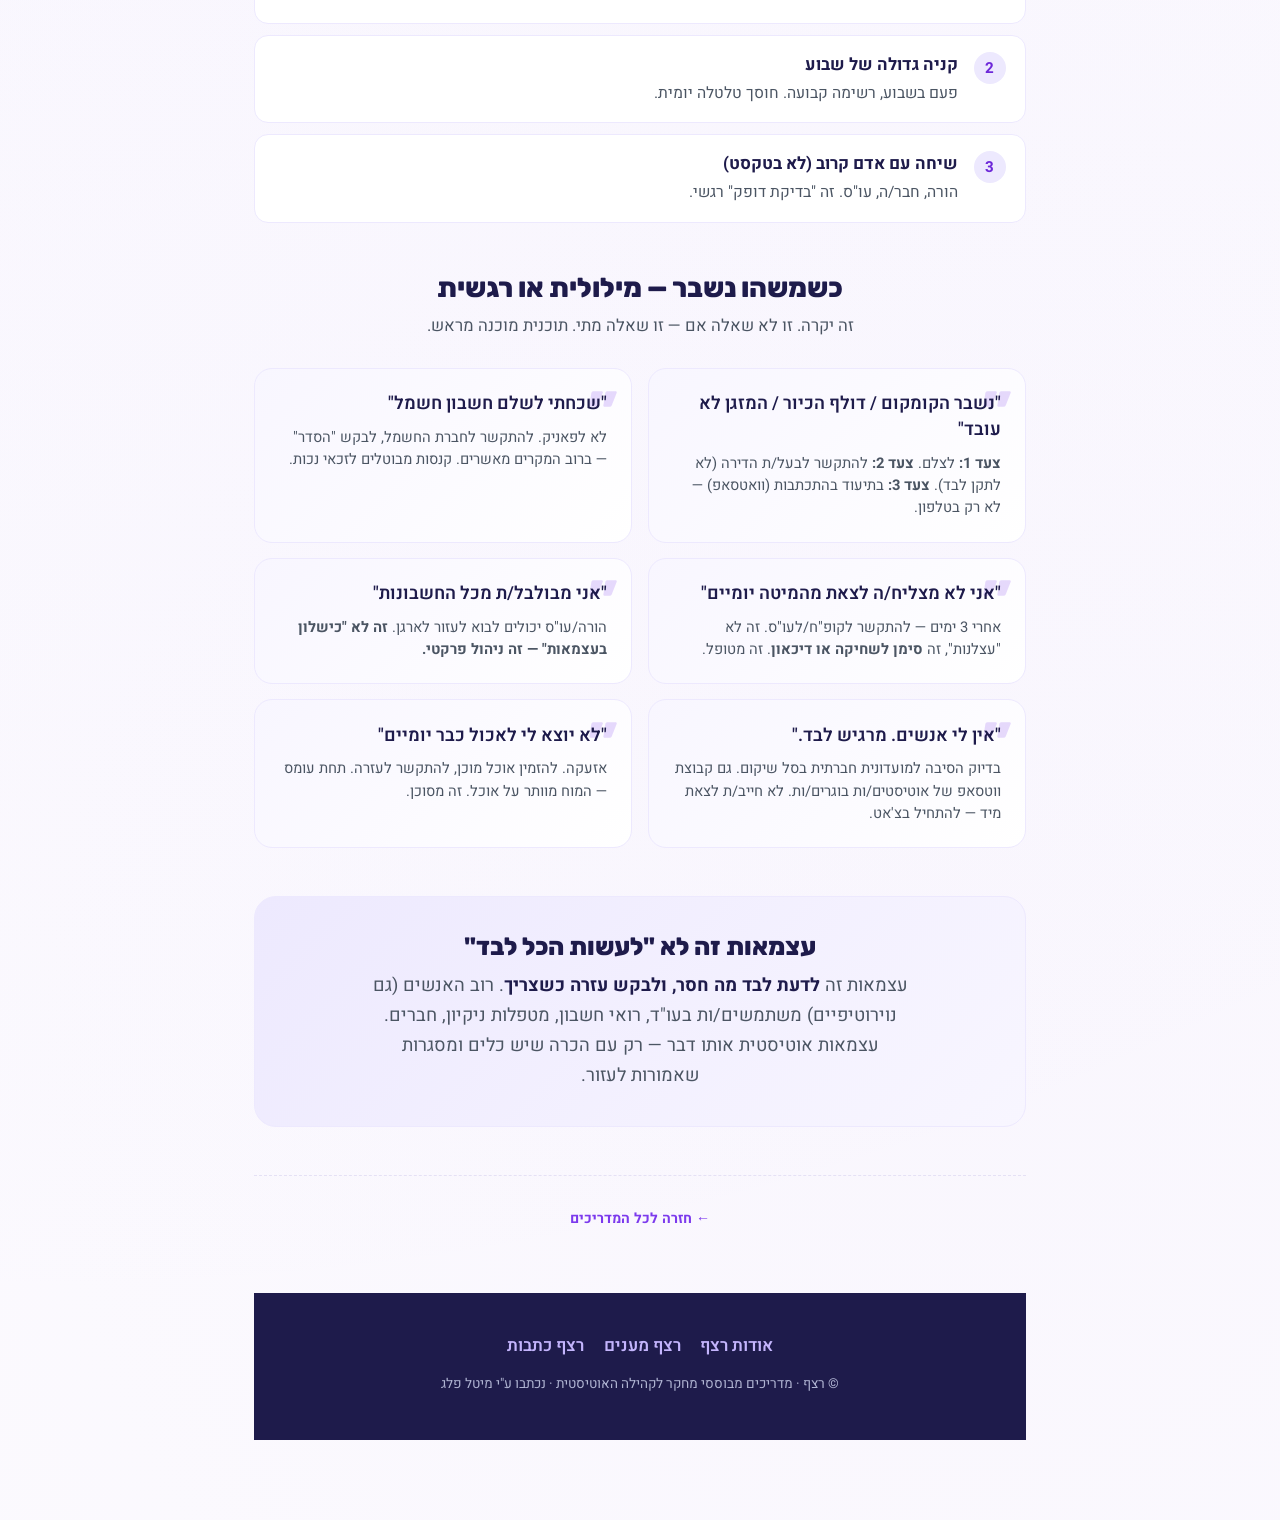
<file: guides/independent-living.html>
<!DOCTYPE html>
<html lang="he" dir="rtl">
<head>
<meta charset="UTF-8">
<meta name="viewport" content="width=device-width, initial-scale=1.0">
<title>מעבר לדיור עצמאי — מדריך אוטי</title>
<meta name="description" content="מדריך מעבר לדיור עצמאי לאוטיסטים — מה לסדר לפני, מה ביום הראשון, רוטינה לשבוע הראשון, ואיך לא להישבר. צ'קליסטים ומחירון אמיתי.">
<style>
  /* Budget table */
  .budget-table {
    background: var(--white);
    border: 1.5px solid var(--border-soft);
    border-radius: 18px;
    overflow: hidden;
    margin: 1rem 0 1.4rem;
  }
  .budget-row {
    display: grid;
    grid-template-columns: 1fr auto auto;
    gap: 1rem;
    padding: 0.9rem 1.3rem;
    align-items: center;
    border-bottom: 1px solid var(--border);
  }
  .budget-row:last-child { border-bottom: none; }
  .budget-row.head {
    background: var(--paper-deep);
    font-family: 'Heebo', sans-serif;
    font-weight: 700;
    font-size: 0.82rem;
    text-transform: uppercase;
    letter-spacing: 0.05em;
    color: var(--ink-soft);
  }
  .budget-row.total {
    background: linear-gradient(90deg, var(--terracotta-pale) 0%, var(--butter-soft) 100%);
    font-weight: 800;
    font-size: 1.08rem;
    font-family: 'Heebo', sans-serif;
  }
  .budget-row .cat { font-weight: 600; color: var(--ink); }
  .budget-row .cat .sub { display: block; font-size: 0.82rem; color: var(--ink-soft); font-weight: 400; margin-top: 0.15rem; }
  .budget-row .min, .budget-row .max {
    font-family: 'Heebo', sans-serif;
    font-weight: 700;
    color: var(--terracotta-deep);
    white-space: nowrap;
  }
  .budget-row .max { color: var(--olive-deep); }

  @media (max-width: 720px) {
    .budget-row { grid-template-columns: 1fr; gap: 0.3rem; }
    .budget-row .min::before { content: "מינימום: "; color: var(--ink-light); font-weight: 400; }
    .budget-row .max::before { content: "מקסימום: "; color: var(--ink-light); font-weight: 400; }
    .budget-row.head { display: none; }
  }

  /* Shopping list */
  .shop-columns {
    display: grid;
    grid-template-columns: repeat(auto-fit, minmax(240px, 1fr));
    gap: 1rem;
    margin: 1rem 0 1.4rem;
  }
  .shop-col {
    background: var(--white);
    border: 1.5px solid var(--border-soft);
    border-radius: 16px;
    padding: 1.3rem 1.4rem;
  }
  .shop-col.kitchen  { border-inline-start: 4px solid #C56A4E; }
  .shop-col.bed      { border-inline-start: 4px solid #6B8357; }
  .shop-col.bath     { border-inline-start: 4px solid #8A6D1F; }
  .shop-col.cleaning { border-inline-start: 4px solid #5D4E80; }
  .shop-col h4 {
    font-family: 'Heebo', sans-serif;
    font-size: 1.02rem;
    margin-bottom: 0.8rem;
    display: flex; align-items: center; gap: 0.5rem;
  }
  .shop-col.kitchen h4  { color: #A84D32; }
  .shop-col.bed h4      { color: #4E6542; }
  .shop-col.bath h4     { color: #8A6D1F; }
  .shop-col.cleaning h4 { color: #5D4E80; }
  .shop-col ul { padding-inline-start: 1.2rem; margin: 0; }
  .shop-col li {
    font-size: 0.88rem;
    color: var(--ink-soft);
    margin-bottom: 0.4rem;
    line-height: 1.5;
  }
</style>
<link rel="stylesheet" href="rezef-guides.css">
</head>
<body>

<nav class="rezef-nav">
  <a href="../index.html#" class="logo">
    <svg class="logo-svg" viewBox="0 0 40 40" fill="none" aria-hidden="true">
      <path d="M4 36 C4 16 20 10 20 10 C20 10 36 16 36 36" stroke="#A78BFA" stroke-width="2.5" stroke-linecap="round" fill="none"/>
      <path d="M8.5 36 C8.5 19 20 14 20 14 C20 14 31.5 19 31.5 36" stroke="#312E81" stroke-width="2.5" stroke-linecap="round" fill="none"/>
      <path d="M13 36 C13 22 20 18 20 18 C20 18 27 22 27 36" stroke="#7C3AED" stroke-width="3.5" stroke-linecap="round" fill="none"/>
      <circle cx="20" cy="36" r="2.8" fill="#7C3AED"/>
    </svg>
    <div>
      <div class="logo-name">רֶצֶף</div>
      <div class="logo-tag">מענים לקהילה האוטיסטית ובני משפחותיהם לאורך כל שלבי החיים</div>
    </div>
  </a>
  <ul class="nav-links">
    <li><a href="../index.html#ages">רצף גילאי</a></li>
    <li><a href="../index.html#svc">רצף מענים</a></li>
    <li><a href="../index.html#articles">רצף כתבות</a></li>
    <li><a href="index.html" class="active">רצף מדריכים</a></li>
    <li><a href="../index.html#about">אודות</a></li>
  </ul>
  <a href="../index.html#ages" class="nav-cta">מצאו מענה</a>
</nav>

<nav class="rezef-breadcrumb" aria-label="פירורי לחם">
  <a href="../index.html">רצף</a>
  <span class="sep">›</span>
  <a href="index.html">מדריכים</a>
  <span class="sep">›</span>
  <span class="current">מעבר לדיור עצמאי — מדריך אוטי</span>
</nav>

<main class="guide-wrap">

  <header class="guide-hero">
    <span class="guide-eyebrow">מדריך פרקטי · דיור עצמאי</span>
    <h1>מעבר לדיור עצמאי — בלי להישבר בשבוע הראשון.</h1>
    <p class="lede">
      המעבר לדירה לבד הוא <strong>שינוי חושי-תפקודי-חברתי אחד גדול</strong>.
      אוטיסטים/ות מצליחים/ות בדיור עצמאי כשמתכננים/ות את זה כ<strong>פרויקט</strong>, לא כקפיצה לבריכה.
      המדריך מחלק את זה לציר זמן של 60 יום, עם צ'קליסטים ומחירון אמיתי.
    </p>
    <nav class="nav-pills">
      <a href="#types" class="nav-pill">סוגי דיור — מה הכי מתאים</a>
      <a href="#timeline" class="nav-pill">ציר זמן 60 יום</a>
      <a href="#budget" class="nav-pill">תקציב — מחירון אמיתי</a>
      <a href="#shopping" class="nav-pill">רשימת קניות ראשונית</a>
      <a href="#day1" class="nav-pill">היום הראשון</a>
      <a href="#routines" class="nav-pill">רוטינות לשבוע הראשון</a>
    </nav>
  </header>

  <!-- TYPES OF HOUSING -->
  <section class="gs" id="types">
    <div class="section-head">
      <h2>3 סוגי דיור — איזה מתאים לך</h2>
      <p>לא כל "עצמאות" נראית אותו דבר. אפשר להתחיל בגרסה מלווה ולעבור לגמרי עצמאי בהמשך.</p>
    </div>

    <div class="traffic">

      <div class="tl-card green">
        <div class="tl-dot"><svg fill="none" stroke="currentColor" stroke-width="2" viewBox="0 0 24 24"><path stroke-linecap="round" stroke-linejoin="round" d="M3 12l2-2m0 0l7-7 7 7M5 10v10a1 1 0 001 1h3m10-11l2 2m-2-2v10a1 1 0 01-1 1h-3m-6 0a1 1 0 001-1v-4a1 1 0 011-1h2a1 1 0 011 1v4a1 1 0 001 1m-6 0h6"/></svg></div>
        <div class="label">הכי עם ליווי</div>
        <h3>דיור מוגן / מלווה</h3>
        <ul>
          <li>מדריך/ה שמגיע/ה כמה שעות בשבוע</li>
          <li>דרך סל שיקום — עלות נמוכה משמעותית</li>
          <li>עוזר/ת עם ניהול כסף, בירוקרטיה, קניות</li>
          <li>דרך עמותת אלו"ט / עוצמה / שונים ושווים</li>
          <li>אופציה טובה לשנה ראשונה</li>
        </ul>
      </div>

      <div class="tl-card yellow">
        <div class="tl-dot"><svg fill="none" stroke="currentColor" stroke-width="2" viewBox="0 0 24 24"><path stroke-linecap="round" stroke-linejoin="round" d="M17 20h5v-2a4 4 0 00-3-3.87M9 20H4v-2a3 3 0 015.356-1.857M17 8a3 3 0 11-6 0 3 3 0 016 0zM7 8a3 3 0 11-6 0 3 3 0 016 0z"/></svg></div>
        <div class="label">עצמאות חלקית</div>
        <h3>שותפים / דיור שיתופי</h3>
        <ul>
          <li>דירה עם שותף/ה אחד/ת או שניים</li>
          <li>עלות נמוכה יותר, אבל פחות שקט</li>
          <li>יתרון: מישהו/י בבית, לא לבד</li>
          <li>חיסרון חושי: רעש, ריחות, תנועה</li>
          <li>שותפים שאוטיסטים/ות אחרים/ות — אופציה מצוינת</li>
        </ul>
      </div>

      <div class="tl-card red">
        <div class="tl-dot"><svg fill="none" stroke="currentColor" stroke-width="2" viewBox="0 0 24 24"><path stroke-linecap="round" stroke-linejoin="round" d="M12 15v2m-6 4h12a2 2 0 002-2v-6a2 2 0 00-2-2H6a2 2 0 00-2 2v6a2 2 0 002 2zm10-10V7a4 4 0 00-8 0v4h8z"/></svg></div>
        <div class="label">הכי עצמאי</div>
        <h3>דירה לבד</h3>
        <ul>
          <li>השקט המקסימלי — יתרון חושי</li>
          <li>עלות הכי גבוהה</li>
          <li>דורש הרבה ניהול עצמי</li>
          <li>אפשרי עם מסגרות תומכות (תעסוקה, מועדונית)</li>
          <li>אופציה למי שיש/יש לו/לה ניסיון עם תפקוד</li>
        </ul>
      </div>

    </div>

    <div class="gcard tone-warm">
      <h3>טיפ: מתחילים בדיור מוגן, מחליטים אחר כך</h3>
      <p>אין חובה להחליט עכשיו. אפשר להתחיל בדיור מוגן דרך סל שיקום (שנה-שנתיים), ואם זה עובד — לעבור לדירה עצמאית לגמרי. זה לא "כישלון" לעבור דרך שלב מלווה. <strong>זה בנייה נכונה.</strong></p>
    </div>
  </section>

  <!-- TIMELINE 60 DAYS -->
  <section class="gs" id="timeline">
    <div class="section-head">
      <h2>ציר זמן — 60 יום עד המעבר</h2>
      <p>לא לחכות ליום האחרון. לחלק לגושים של שבוע.</p>
    </div>
    <div class="timeline">

      <div class="timeline-item">
        <div class="when">60-45 יום לפני</div>
        <h4>החלטה + חיפוש דירה</h4>
        <p>להחליט איזה סוג דיור. אם דיור מוגן — פניה לעו"ס/סל שיקום. אם דירה — לחפש ב-Yad2, פייסבוק, לוחות אוניברסיטה. <strong>לא לחתום על חוזה ראשון. לראות לפחות 5 מקומות.</strong></p>
      </div>

      <div class="timeline-item">
        <div class="when">45-30 יום לפני</div>
        <h4>חתימה על חוזה + פתיחת חשבון</h4>
        <p>אחרי שבחרת — לקרוא את החוזה 3 פעמים, לבקש מהורה/עו"ס לעבור גם הוא/היא. <strong>דמי שכירות ראשונים + 2 חודשים פיקדון זה הסטנדרט.</strong> לפתוח חשבון בנק אם עוד אין.</p>
      </div>

      <div class="timeline-item">
        <div class="when">30-14 יום לפני</div>
        <h4>חיבורי תשתיות + קניות גדולות</h4>
        <p>להזמין חשמל, גז, מים, אינטרנט (2 שבועות לפני!). לקנות מזרון, מקרר אם אין, שולחן. <strong>רשימת קניות מדויקת בחלק הבא — אל תקנו ספונטנית.</strong></p>
      </div>

      <div class="timeline-item">
        <div class="when">14-7 יום לפני</div>
        <h4>מעבר גלוי — חבילה אחר חבילה</h4>
        <p>להתחיל להעביר בגדים, ספרים, ציוד אישי. <strong>לא הכל ביום אחד.</strong> מעבר בחבילות קטנות (2-3 בפעם) מוריד עומס חושי. אפשר גם לשים תיק ללילה אחד לישון בדירה לפני.</p>
      </div>

      <div class="timeline-item">
        <div class="when">7-1 יום לפני</div>
        <h4>קניות אוכל + תכנון יום ראשון</h4>
        <p>לקנות אוכל ל-5 ימים הראשונים — אל תסמוך/כי על "אני אקנה ביום הראשון". <strong>דברים קלים לבישול.</strong> לתכנן את היום הראשון (הבא בפרק הבא).</p>
      </div>

      <div class="timeline-item">
        <div class="when">יום המעבר</div>
        <h4>מעבר פיזי — עם עזרה</h4>
        <p>לא לעשות לבד. <strong>לבקש הורה/אח/ת/חבר/ה לבוא.</strong> לארגן חדרים עם המלוות/ים. ללכת לישון מוקדם — המוח התאמץ כל היום.</p>
      </div>

    </div>
  </section>

  <!-- BUDGET -->
  <section class="gs" id="budget">
    <div class="section-head">
      <h2>תקציב — מחירון אמיתי (שקל ישראלי)</h2>
      <p>מחירים ממוצעים לדירת סטודיו/חדר. מרכז = גבוה, פריפריה = נמוך.</p>
    </div>

    <h3>עלויות התחלתיות (חד-פעמיות)</h3>
    <div class="budget-table">
      <div class="budget-row head">
        <div>פריט</div>
        <div>מינימום</div>
        <div>מקסימום</div>
      </div>
      <div class="budget-row">
        <div class="cat">פיקדון לדירה<span class="sub">2 חודשי שכירות מראש</span></div>
        <div class="min">3,000 ₪</div>
        <div class="max">10,000 ₪</div>
      </div>
      <div class="budget-row">
        <div class="cat">מזרן + מצעים בסיסיים<span class="sub">IKEA/AM:PM/AliExpress</span></div>
        <div class="min">700 ₪</div>
        <div class="max">2,500 ₪</div>
      </div>
      <div class="budget-row">
        <div class="cat">כלי מטבח בסיסיים<span class="sub">סיר, מחבת, צלחות, סכו"ם</span></div>
        <div class="min">400 ₪</div>
        <div class="max">1,200 ₪</div>
      </div>
      <div class="budget-row">
        <div class="cat">מקרר/מיקרו (אם לא במושכרת)<span class="sub">יד שניה — מוריד חצי</span></div>
        <div class="min">800 ₪</div>
        <div class="max">3,500 ₪</div>
      </div>
      <div class="budget-row">
        <div class="cat">ניקיון ראשוני<span class="sub">ציוד, חומרים, נייר טואלט</span></div>
        <div class="min">200 ₪</div>
        <div class="max">500 ₪</div>
      </div>
      <div class="budget-row">
        <div class="cat">חיבורי חשמל/מים/אינטרנט<span class="sub">חד פעמי להזמנה</span></div>
        <div class="min">300 ₪</div>
        <div class="max">700 ₪</div>
      </div>
      <div class="budget-row total">
        <div>סה"כ לכניסה</div>
        <div class="min">5,400 ₪</div>
        <div class="max">18,400 ₪</div>
      </div>
    </div>

    <h3>הוצאות חודשיות</h3>
    <div class="budget-table">
      <div class="budget-row head">
        <div>פריט</div>
        <div>מינימום</div>
        <div>מקסימום</div>
      </div>
      <div class="budget-row">
        <div class="cat">שכירות (חדר/סטודיו)<span class="sub">פריפריה-מרכז</span></div>
        <div class="min">1,500 ₪</div>
        <div class="max">4,500 ₪</div>
      </div>
      <div class="budget-row">
        <div class="cat">ועד בית<span class="sub">משתנה לפי בניין</span></div>
        <div class="min">100 ₪</div>
        <div class="max">350 ₪</div>
      </div>
      <div class="budget-row">
        <div class="cat">ארנונה<span class="sub">הנחת נכות: 90%!</span></div>
        <div class="min">50 ₪</div>
        <div class="max">400 ₪</div>
      </div>
      <div class="budget-row">
        <div class="cat">חשמל<span class="sub">חורף + מזגן = יקר</span></div>
        <div class="min">120 ₪</div>
        <div class="max">350 ₪</div>
      </div>
      <div class="budget-row">
        <div class="cat">מים + גז<span class="sub">יחד</span></div>
        <div class="min">80 ₪</div>
        <div class="max">200 ₪</div>
      </div>
      <div class="budget-row">
        <div class="cat">אינטרנט + סלולר<span class="sub">חבילה משולבת</span></div>
        <div class="min">90 ₪</div>
        <div class="max">200 ₪</div>
      </div>
      <div class="budget-row">
        <div class="cat">קניות אוכל<span class="sub">לאדם אחד</span></div>
        <div class="min">900 ₪</div>
        <div class="max">1,500 ₪</div>
      </div>
      <div class="budget-row">
        <div class="cat">תחבורה<span class="sub">חופשי חודשי / דלק</span></div>
        <div class="min">220 ₪</div>
        <div class="max">600 ₪</div>
      </div>
      <div class="budget-row">
        <div class="cat">פנאי + חירום<span class="sub">חייב להיות!</span></div>
        <div class="min">200 ₪</div>
        <div class="max">600 ₪</div>
      </div>
      <div class="budget-row total">
        <div>סה"כ חודשי</div>
        <div class="min">3,260 ₪</div>
        <div class="max">8,700 ₪</div>
      </div>
    </div>

    <div class="gcard tone-warm">
      <h3>חשוב לדעת — הנחות לזכאי/ת קצבה</h3>
      <ul>
        <li><strong>ארנונה:</strong> הנחה של 80-90% לנכה (100% משלמים רק 10-20%).</li>
        <li><strong>חשמל:</strong> הנחה של 50% על חלק מהצריכה (לזכאי/ת קצבת נכות).</li>
        <li><strong>ארנונה + מים:</strong> הגשה למחלקת הארנונה ברשות המקומית עם אישור מביטוח לאומי.</li>
        <li><strong>תחבורה:</strong> אישור נכה מזכה ב-רב-קו מוזל (ב-50%).</li>
      </ul>
    </div>
  </section>

  <!-- SHOPPING LIST -->
  <section class="gs" id="shopping">
    <div class="section-head">
      <h2>רשימת קניות ראשונית — כל מה שצריך</h2>
      <p>לקנות הכל בקניה אחת שקולה. אל תקנו שוב ושוב ספונטנית — זה יוצא יקר יותר.</p>
    </div>

    <div class="shop-columns">

      <div class="shop-col kitchen">
        <h4>
          <svg width="18" height="18" fill="none" stroke="currentColor" stroke-width="2" viewBox="0 0 24 24"><path stroke-linecap="round" stroke-linejoin="round" d="M9 3v2m6-2v2M3 9h18M3 15h18M9 21V9m6 12V9"/></svg>
          מטבח
        </h4>
        <ul>
          <li>סיר בינוני (2 ליטר)</li>
          <li>מחבת קטנה</li>
          <li>קומקום חשמלי</li>
          <li>6 צלחות (עמוקות + שטוחות)</li>
          <li>6 כוסות</li>
          <li>סכו"ם בסיסי ל-6</li>
          <li>סכין + קרש חיתוך</li>
          <li>כף עץ + כף הגשה</li>
          <li>מגבות מטבח × 3</li>
          <li>קופסאות אחסון (4-5)</li>
          <li>שקיות אשפה</li>
          <li>נייר אפייה + ניילון נצמד</li>
        </ul>
      </div>

      <div class="shop-col bed">
        <h4>
          <svg width="18" height="18" fill="none" stroke="currentColor" stroke-width="2" viewBox="0 0 24 24"><path stroke-linecap="round" stroke-linejoin="round" d="M3 12l2-2m0 0l7-7 7 7M5 10v10a1 1 0 001 1h12a1 1 0 001-1V10"/></svg>
          חדר שינה
        </h4>
        <ul>
          <li>מזרן (בוגר — 120 ס"מ לפחות)</li>
          <li>מצעים לבנים + סט החלפה</li>
          <li>שמיכה קיץ + שמיכה חורף</li>
          <li>כרית × 2</li>
          <li>וילון אוטם אור (חושי!)</li>
          <li>מנורת לילה נעימה</li>
          <li>שעון מעורר (לא טלפון)</li>
          <li>סל לכביסה מלוכלכת</li>
          <li>ארון בגדים / מתלה</li>
          <li>שמיכה כבדה לחרדה (אופציונלי אבל עוזר)</li>
        </ul>
      </div>

      <div class="shop-col bath">
        <h4>
          <svg width="18" height="18" fill="none" stroke="currentColor" stroke-width="2" viewBox="0 0 24 24"><path stroke-linecap="round" stroke-linejoin="round" d="M8 14v3m4-3v3m4-3v3M3 21h18M3 10h18M3 7l9-4 9 4M4 10v11M20 10v11"/></svg>
          אמבטיה
        </h4>
        <ul>
          <li>מגבות גוף × 2</li>
          <li>מגבות פנים × 2</li>
          <li>שטיח אמבט</li>
          <li>סבון גוף + שמפו</li>
          <li>משחת שיניים + מברשת × 2</li>
          <li>דאודורנט + חומרי היגיינה אישית</li>
          <li>נייר טואלט × 12 גלילים</li>
          <li>מברשת שירותים + מטהר</li>
          <li>סל אשפה קטן</li>
          <li>תרופות בסיסיות (פרצטמול, פלסטר)</li>
        </ul>
      </div>

      <div class="shop-col cleaning">
        <h4>
          <svg width="18" height="18" fill="none" stroke="currentColor" stroke-width="2" viewBox="0 0 24 24"><path stroke-linecap="round" stroke-linejoin="round" d="M9 5H7a2 2 0 00-2 2v12a2 2 0 002 2h10a2 2 0 002-2V7a2 2 0 00-2-2h-2M9 5a2 2 0 002 2h2a2 2 0 002-2M9 5a2 2 0 012-2h2a2 2 0 012 2"/></svg>
          ניקיון + בית
        </h4>
        <ul>
          <li>מטאטא + יעה</li>
          <li>מגב שטיפה</li>
          <li>סמרטוטים (2-3)</li>
          <li>חומר ניקוי רצפה</li>
          <li>ספונג'ה + נוזל כלים</li>
          <li>אקונומיקה</li>
          <li>נייר סופג</li>
          <li>פח אשפה מטבח + חדר</li>
          <li>מאוורר / מזגן (חובה בישראל)</li>
          <li>תאורה ראשית (אם אין)</li>
          <li>ערכת תפירה קטנה (חירום)</li>
          <li>פנסי חירום + סוללות</li>
        </ul>
      </div>

    </div>

    <div class="gcard tone-cool">
      <h3>איך לחסוך — יד שניה זה הסוד</h3>
      <p>רוב הפריטים הגדולים (מקרר, שולחן, ארון) — <strong>ב-Facebook Marketplace, Yad2</strong>, קבוצות "תרומה ליוצא/ת חדש/ה", חנויות יד שניה. חוסך 50-70%.</p>
      <p><strong>כלי מטבח, מצעים, מגבות — חדשים.</strong> היגיינה.</p>
    </div>
  </section>

  <!-- DAY 1 -->
  <section class="gs" id="day1">
    <div class="section-head">
      <h2>היום הראשון — מה לעשות ומה לא</h2>
      <p>היום הראשון זה עומס עצום. לא להעמיס. לתכנן בדיוק.</p>
    </div>

    <div class="do-dont">
      <div class="do">
        <h4>לעשות</h4>
        <ul>
          <li>לישון ב-22:00 ולקום בזמן הרגיל</li>
          <li>לעשות קפה/תה בוקר במטבח החדש (פולחן)</li>
          <li>להסתובב בדירה ולרשום מה חסר</li>
          <li>להתקשר לאדם אחד אמין ולספר שהגעת</li>
          <li>לפרוק תיק אחד בלבד — השאר מחר</li>
          <li>לאכול משהו חם (גם אם הזמנת)</li>
          <li>להרגיש שזה הכי "לא שלך" ביום הראשון — נורמלי</li>
        </ul>
      </div>
      <div class="dont">
        <h4>לא לעשות</h4>
        <ul>
          <li>לא לאסוף את כל הדירה ביום אחד</li>
          <li>לא להזמין חברים לביקור ראשון</li>
          <li>לא לחפש "מקום" לכל חפץ</li>
          <li>לא להתחיל לקנות דברים חסרים עד מחר</li>
          <li>לא לשתות אלכוהול ("לחגוג")</li>
          <li>לא להיות סופר רגוע — חוסר שקט זה נורמלי</li>
          <li>לא להתקשר להורים בבהלה — מחכים 24 שעות</li>
        </ul>
      </div>
    </div>

    <div class="big-reframe">
      <h3>הלילה הראשון — הכי קשה</h3>
      <p>
        רוב האוטיסטים/ות מתארים/ות את הלילה הראשון כ"הכי קשה". רעש לא מוכר, חושך לא מוכר, מיטה לא מוכרת.
        <strong>זה עובר.</strong> תוך 3-5 לילות, המוח מתרגל. אם רע מאוד — מותר לישון יום/יומיים אצל הורים וחוזרים.
        לא כישלון. שלב.
      </p>
    </div>
  </section>

  <!-- ROUTINES -->
  <section class="gs" id="routines">
    <div class="section-head">
      <h2>רוטינות לשבוע הראשון — הצילום של שגרה</h2>
      <p>רוטינה קבועה מרגיעה. גם אם אין אליה תמריץ ביום מסוים, השגרה תישא אותך.</p>
    </div>

    <h3>בוקר — 4 צעדים ב-30 דקות</h3>
    <div class="steps">
      <div class="step"><div><h4>ללכת לשירותים + לשטוף פנים</h4><p>מיד בבוקר. מתעורר/ת המוח.</p></div></div>
      <div class="step"><div><h4>קפה/תה + משהו לאכול</h4><p>גם אם קל — טוסט, פרי. הגוף זקוק לדלק.</p></div></div>
      <div class="step"><div><h4>פתיחת חלון לאוויר</h4><p>5 דקות. גם בחורף. הופך את הדירה ל"חיה".</p></div></div>
      <div class="step"><div><h4>צ'ק-אין קצר — "איך אני מרגיש/ה היום"</h4><p>1-10 על מצב רוח, 1-10 על אנרגיה. כותבים בנייד/מחברת. מראה מגמות.</p></div></div>
    </div>

    <h3>ערב — "סגירת יום" (15-20 דקות)</h3>
    <div class="steps">
      <div class="step"><div><h4>שטיפת כלים של היום</h4><p>לא מחר. עכשיו. 5 דקות = שקט בבוקר.</p></div></div>
      <div class="step"><div><h4>בגדים לכביסה → בסל, לא על הרצפה</h4><p>הרגל של 10 שניות.</p></div></div>
      <div class="step"><div><h4>החלטה מה לאכול מחר</h4><p>בוקר זה לא זמן להחליט. עכשיו מחליטים.</p></div></div>
      <div class="step"><div><h4>כיבוי אורות — מנורת לילה בלבד</h4><p>מאותת למוח "לישון".</p></div></div>
    </div>

    <h3>שבועי — 3 דברים שאסור לדלג עליהם</h3>
    <div class="steps">
      <div class="step"><div><h4>יום כביסה (יום ספציפי, קבוע)</h4><p>למשל — כל שלישי. לא "כשמתאים".</p></div></div>
      <div class="step"><div><h4>קניה גדולה של שבוע</h4><p>פעם בשבוע, רשימה קבועה. חוסך טלטלה יומית.</p></div></div>
      <div class="step"><div><h4>שיחה עם אדם קרוב (לא בטקסט)</h4><p>הורה, חבר/ה, עו"ס. זה "בדיקת דופק" רגשי.</p></div></div>
    </div>
  </section>

  <!-- WHEN IT BREAKS -->
  <section class="gs">
    <div class="section-head">
      <h2>כשמשהו נשבר — מילולית או רגשית</h2>
      <p>זה יקרה. זו לא שאלה אם — זו שאלה מתי. תוכנית מוכנה מראש.</p>
    </div>

    <div class="phrases">

      <div class="phrase">
        <div class="quote-mark">״</div>
        <div class="text">"נשבר הקומקום / דולף הכיור / המזגן לא עובד"</div>
        <div class="when"><strong>צעד 1:</strong> לצלם. <strong>צעד 2:</strong> להתקשר לבעל/ת הדירה (לא לתקן לבד). <strong>צעד 3:</strong> בתיעוד בהתכתבות (וואטסאפ) — לא רק בטלפון.</div>
      </div>

      <div class="phrase">
        <div class="quote-mark">״</div>
        <div class="text">"שכחתי לשלם חשבון חשמל"</div>
        <div class="when">לא לפאניק. להתקשר לחברת החשמל, לבקש "הסדר" — ברוב המקרים מאשרים. קנסות מבוטלים לזכאי נכות.</div>
      </div>

      <div class="phrase">
        <div class="quote-mark">״</div>
        <div class="text">"אני לא מצליח/ה לצאת מהמיטה יומיים"</div>
        <div class="when">אחרי 3 ימים — להתקשר לקופ"ח/לעו"ס. זה לא "עצלנות", זה <strong>סימן לשחיקה או דיכאון</strong>. זה מטופל.</div>
      </div>

      <div class="phrase">
        <div class="quote-mark">״</div>
        <div class="text">"אני מבולבל/ת מכל החשבונות"</div>
        <div class="when">הורה/עו"ס יכולים לבוא לעזור לארגן. <strong>זה לא "כישלון בעצמאות" — זה ניהול פרקטי.</strong></div>
      </div>

      <div class="phrase">
        <div class="quote-mark">״</div>
        <div class="text">"אין לי אנשים. מרגיש לבד."</div>
        <div class="when">בדיוק הסיבה למועדונית חברתית בסל שיקום. גם קבוצת ווטסאפ של אוטיסטים/ות בוגרים/ות. לא חייב/ת לצאת מיד — להתחיל בצ'אט.</div>
      </div>

      <div class="phrase">
        <div class="quote-mark">״</div>
        <div class="text">"לא יוצא לי לאכול כבר יומיים"</div>
        <div class="when">אזעקה. להזמין אוכל מוכן, להתקשר לעזרה. תחת עומס — המוח מוותר על אוכל. זה מסוכן.</div>
      </div>

    </div>
  </section>

  <!-- BIG REFRAME -->
  <section class="gs">
    <div class="big-reframe">
      <h3>עצמאות זה לא "לעשות הכל לבד"</h3>
      <p>
        עצמאות זה <strong>לדעת לבד מה חסר, ולבקש עזרה כשצריך</strong>.
        רוב האנשים (גם נוירוטיפיים) משתמשים/ות בעו"ד, רואי חשבון, מטפלות ניקיון, חברים.
        עצמאות אוטיסטית אותו דבר — רק עם הכרה שיש כלים ומסגרות שאמורות לעזור.
      </p>
    </div>
  </section>

    </div>

<footer class="guide-footer">
  <a href="index.html" class="back">← חזרה לכל המדריכים</a>
</footer>

<footer class="rezef-footer">
  <div class="ft-links">
    <a href="../index.html#about">אודות רצף</a>
    <a href="../index.html#svc">רצף מענים</a>
    <a href="../index.html#articles">רצף כתבות</a>
  </div>
  <p class="ft-note">© רצף · מדריכים מבוססי מחקר לקהילה האוטיסטית · נכתבו ע"י מיטל פלג</p>
</footer>

</main>

</body>
</html>
</file>
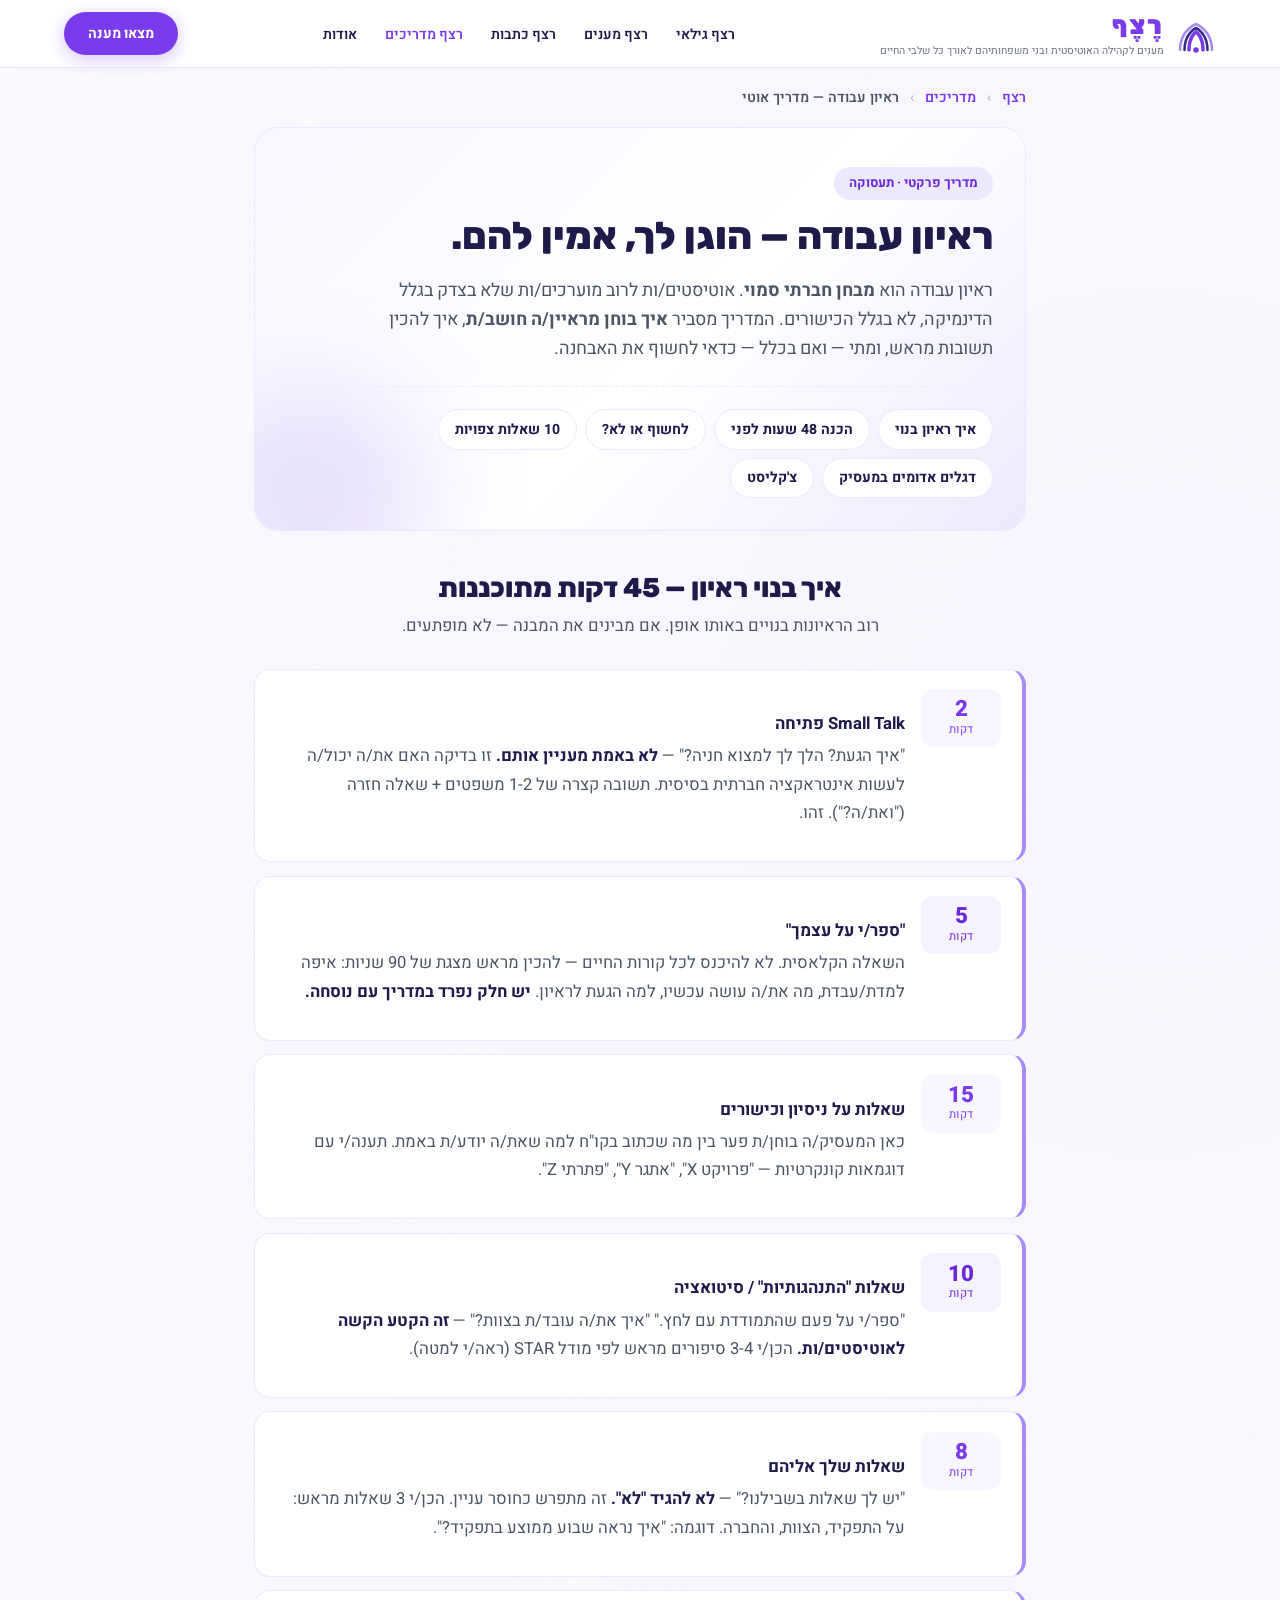
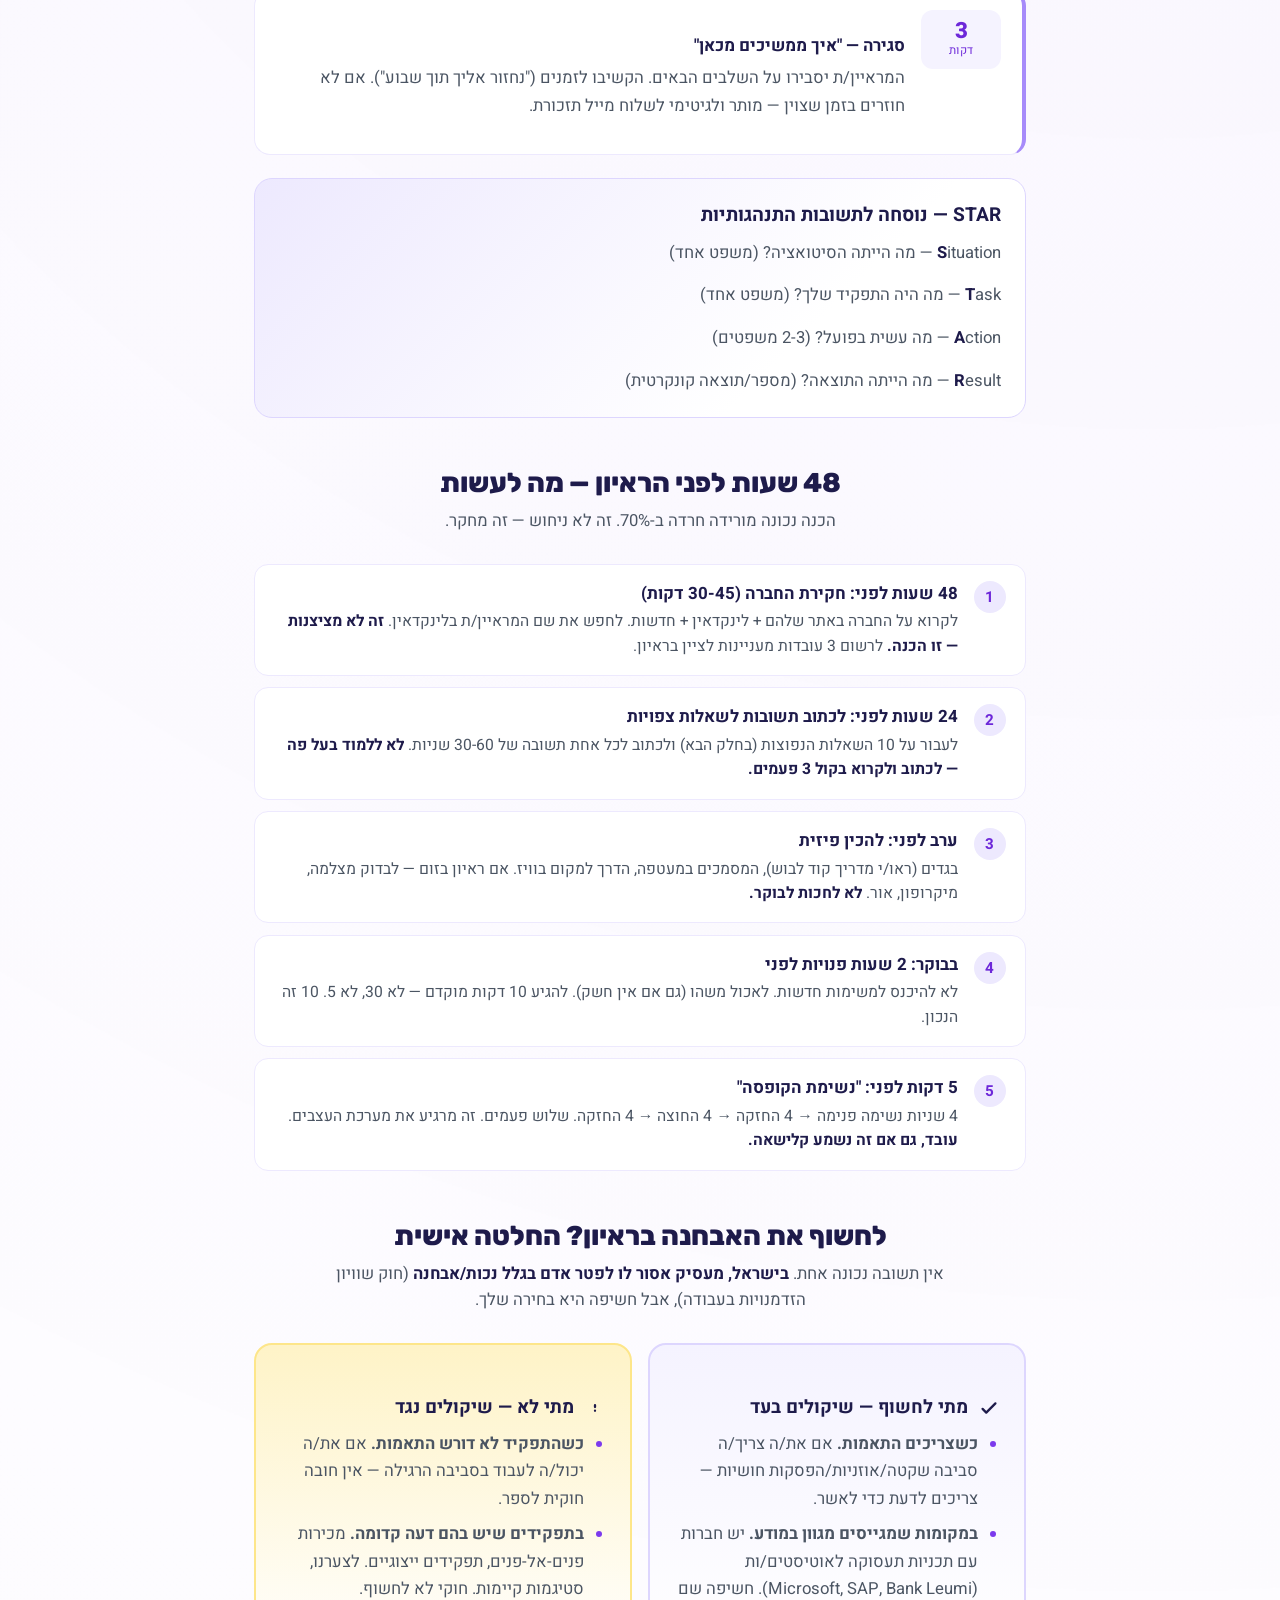
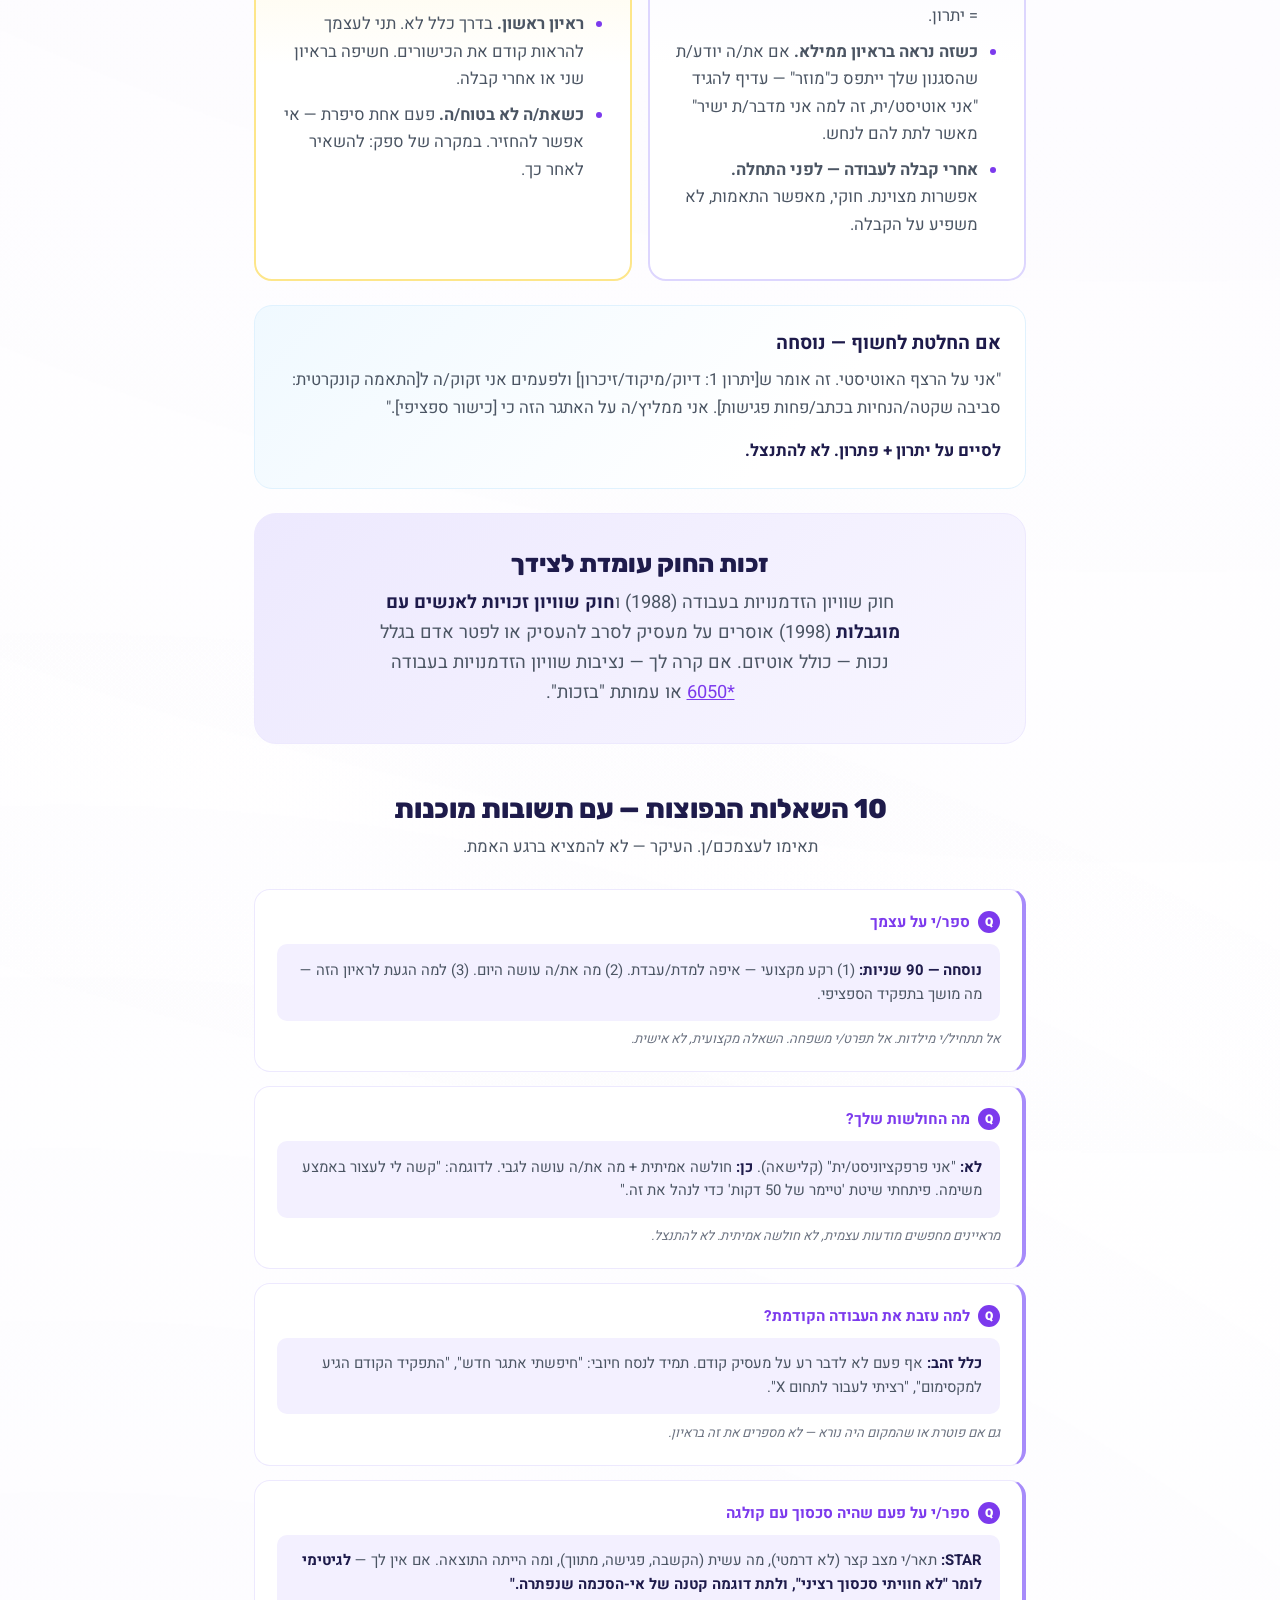
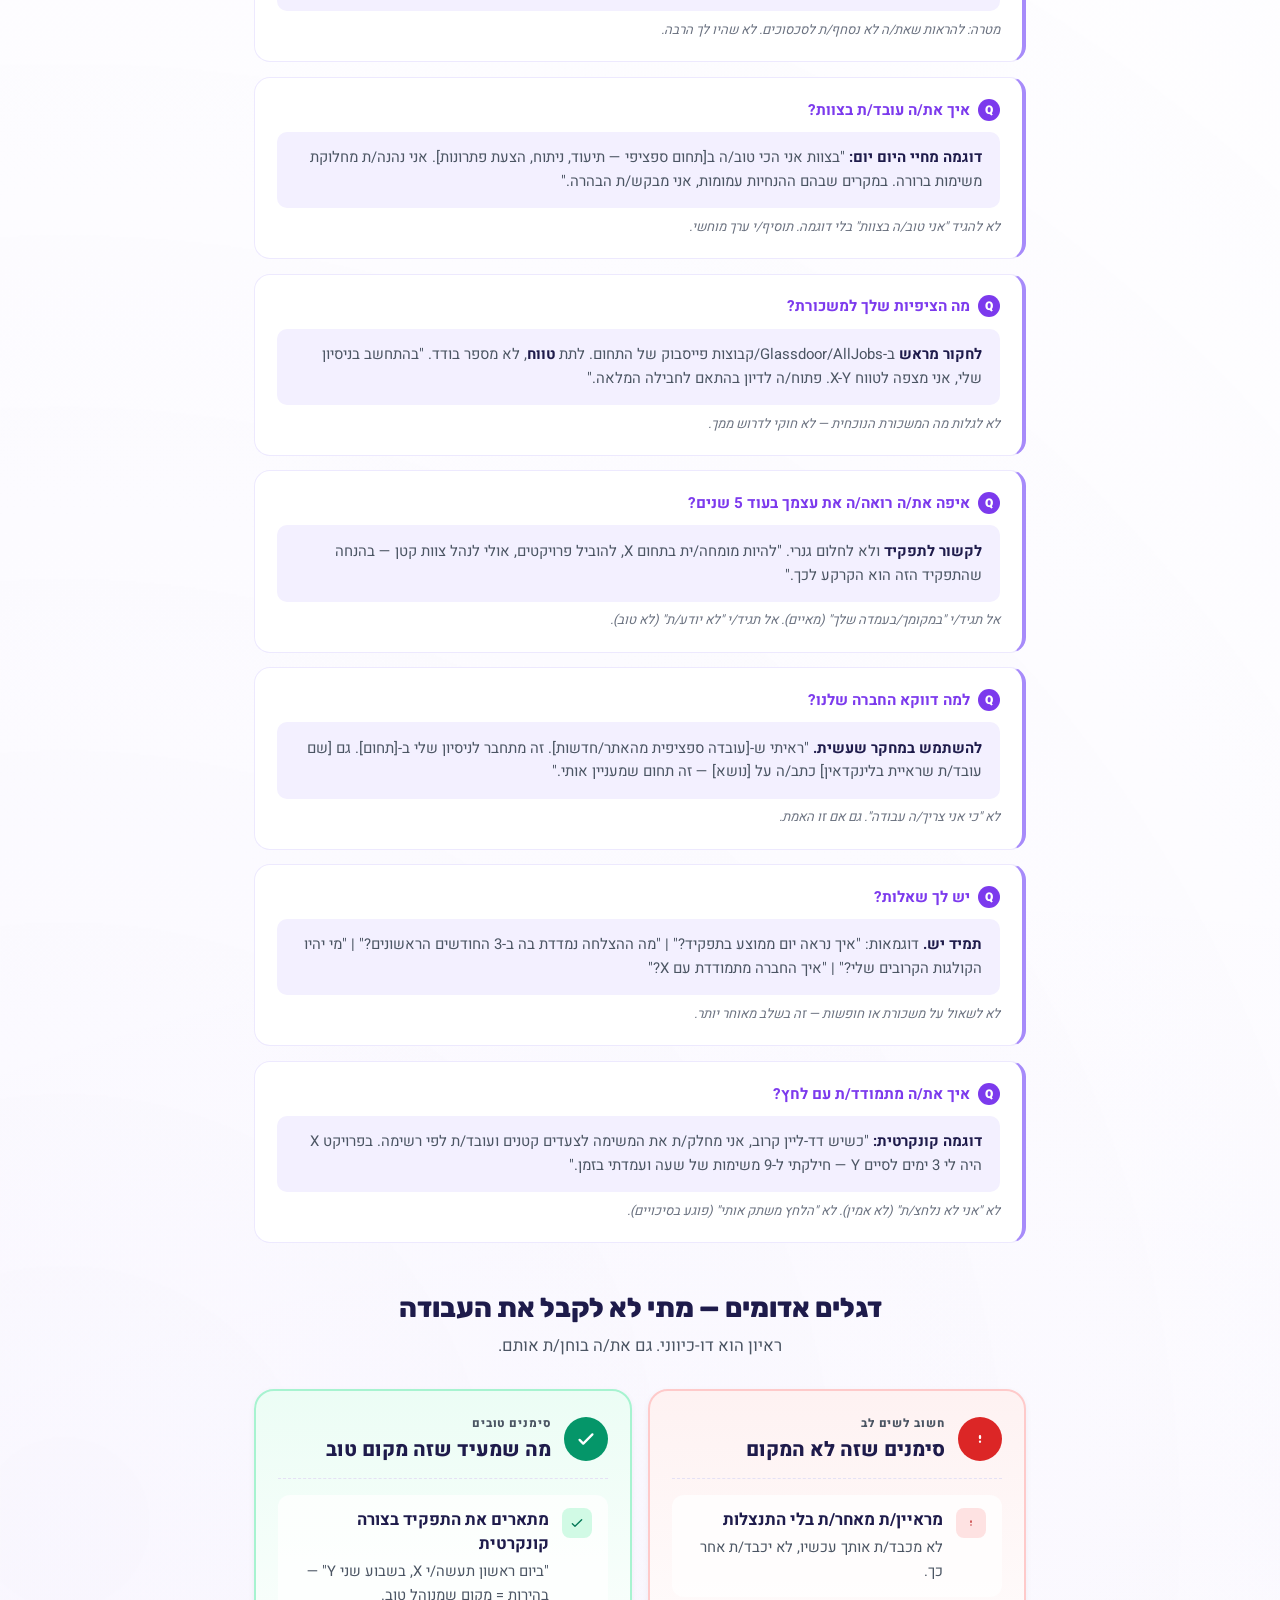
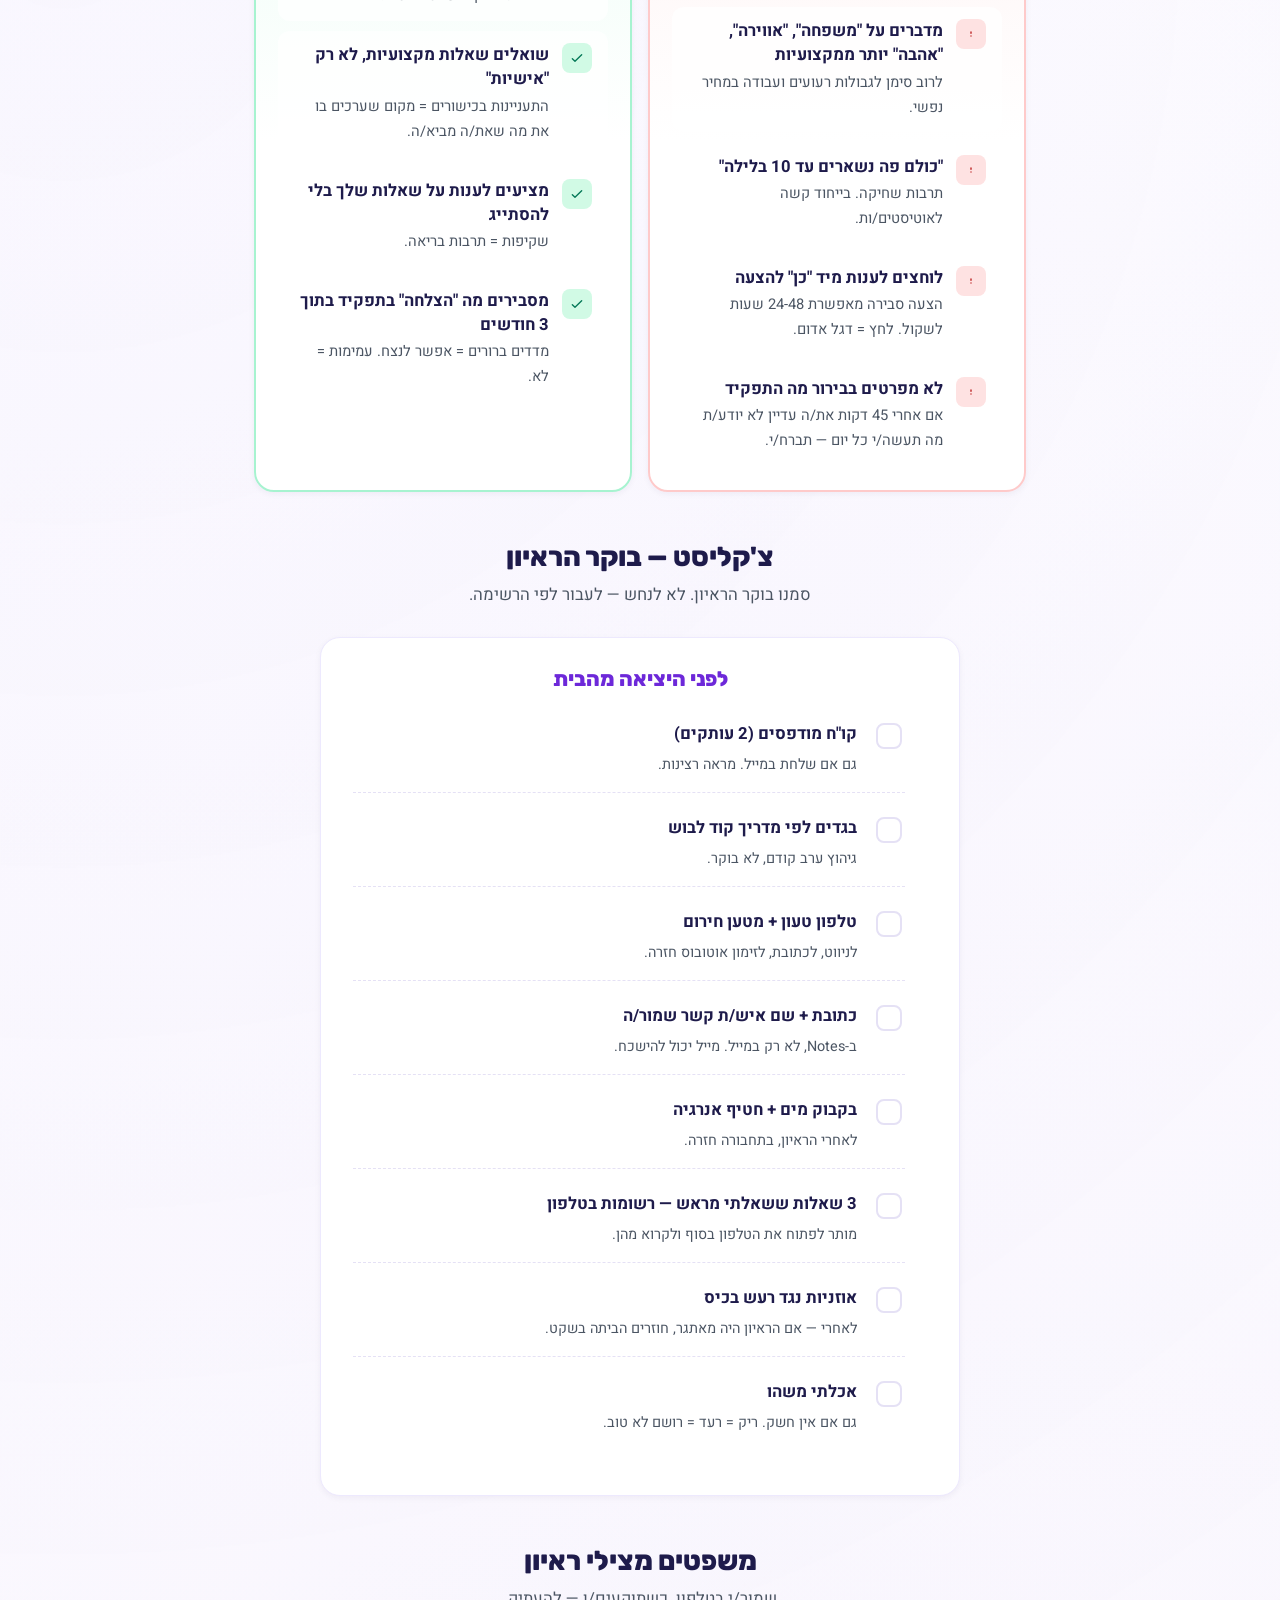
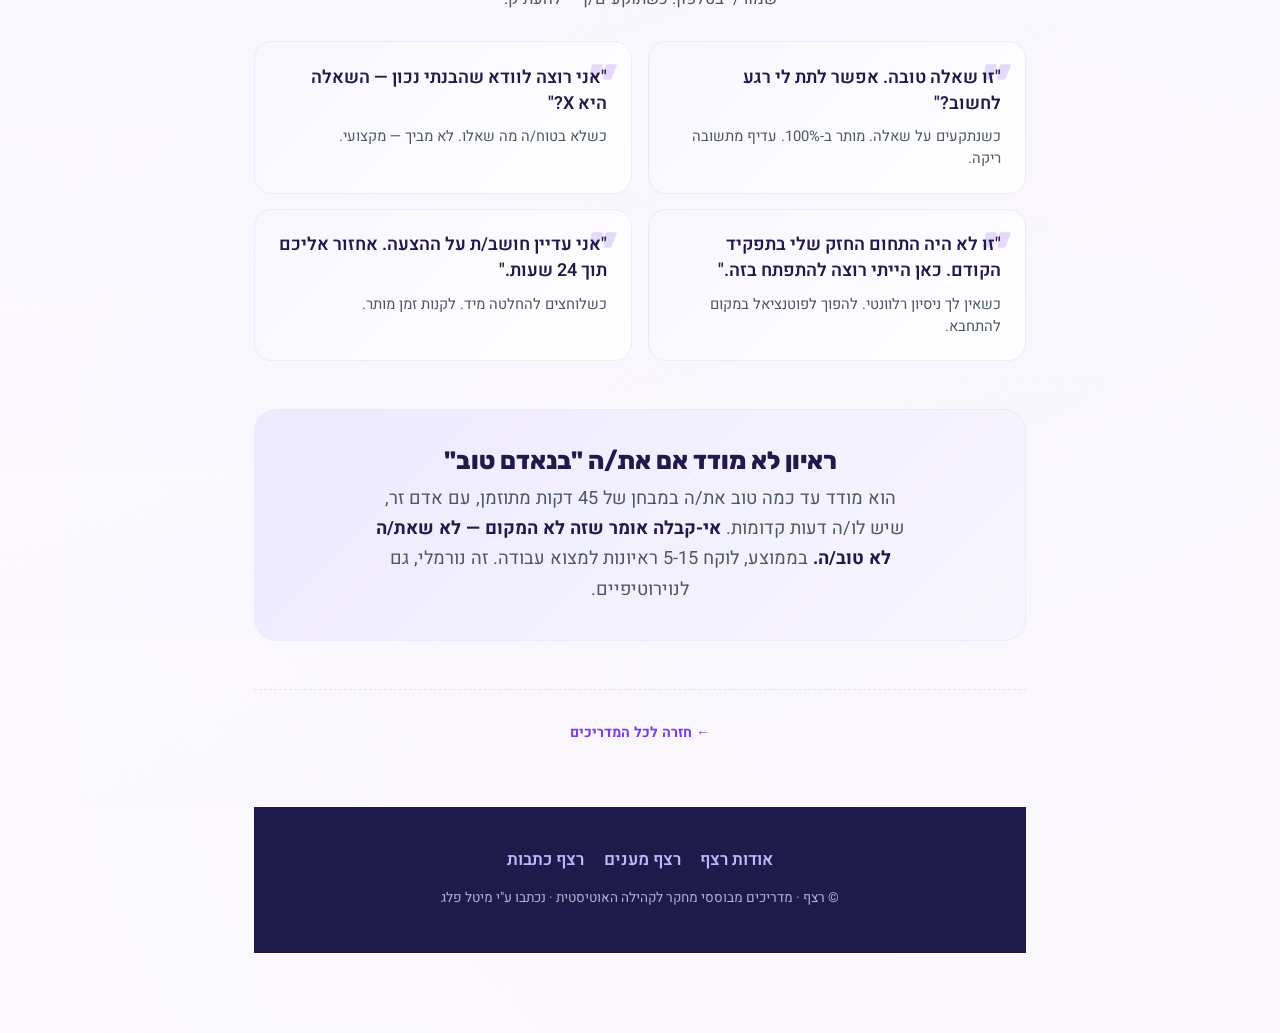
<file: guides/job-interview.html>
<!DOCTYPE html>
<html lang="he" dir="rtl">
<head>
<meta charset="UTF-8">
<meta name="viewport" content="width=device-width, initial-scale=1.0">
<title>ראיון עבודה — מדריך אוטי</title>
<meta name="description" content="מדריך ראיון עבודה לאוטיסטים — מה צפוי, איך מתכוננים, מה לענות, ומתי לחשוף את האבחנה. משפטים מוכנים וצ'קליסט לפני ואחרי.">
<style>
  /* טיימליין הראיון */
  .interview-timeline {
    display: grid;
    gap: 0.85rem;
    margin: 1rem 0 1.4rem;
  }
  .it-stage {
    background: var(--white);
    border: 1px solid var(--border-soft);
    border-radius: 16px;
    padding: 1.2rem 1.3rem;
    border-inline-start: 4px solid var(--terracotta);
    display: grid;
    grid-template-columns: 80px 1fr;
    gap: 1rem;
    align-items: start;
  }
  .it-stage .it-min {
    background: var(--terracotta-pale);
    color: var(--terracotta-deep);
    border-radius: 12px;
    padding: 0.6rem 0.4rem;
    text-align: center;
    font-family: 'Heebo', sans-serif;
  }
  .it-stage .it-min .num { font-size: 1.4rem; font-weight: 800; line-height: 1; }
  .it-stage .it-min .unit { font-size: 0.72rem; text-transform: uppercase; letter-spacing: 0.05em; }
  .it-stage h4 {
    font-size: 1.05rem; font-weight: 700;
    font-family: 'Heebo', sans-serif; margin-bottom: 0.4rem;
    color: var(--ink);
  }
  .it-stage p { font-size: 0.93rem; color: var(--ink-soft); margin: 0; line-height: 1.6; }
  .it-stage:nth-child(even) { border-inline-start-color: var(--olive); }
  .it-stage:nth-child(even) .it-min { background: var(--olive-pale); color: var(--olive-deep); }

  /* Disclose decision tree */
  .disclose {
    display: grid;
    grid-template-columns: 1fr 1fr;
    gap: 1rem;
    margin: 1.5rem 0;
  }
  .disclose-card {
    background: var(--white);
    border-radius: 18px;
    padding: 1.5rem 1.5rem;
    border: 2px solid var(--border-soft);
  }
  .disclose-card.yes { border-color: var(--olive-soft); background: linear-gradient(180deg, var(--olive-pale) 0%, var(--white) 60%); }
  .disclose-card.no  { border-color: var(--butter); background: linear-gradient(180deg, var(--butter-soft) 0%, var(--white) 60%); }
  .disclose-card h3 {
    font-size: 1.15rem; font-family: 'Heebo', sans-serif;
    margin: 0 0 0.8rem; display: flex; align-items: center; gap: 0.6rem;
  }
  .disclose-card ul { padding-inline-start: 1.2rem; margin: 0; }
  .disclose-card ul li {
    font-size: 0.93rem; color: var(--ink-soft);
    margin-bottom: 0.5rem; line-height: 1.55;
  }
  @media (max-width: 720px) { .disclose { grid-template-columns: 1fr; } }

  /* Q&A cards */
  .qa-list { display: grid; gap: 0.9rem; margin: 1rem 0 1.4rem; }
  .qa-card {
    background: var(--white);
    border: 1.5px solid var(--border-soft);
    border-radius: 16px;
    padding: 1.3rem 1.4rem;
    border-inline-start: 4px solid var(--terracotta);
  }
  .qa-card .q {
    font-family: 'Heebo', sans-serif;
    font-weight: 700;
    font-size: 0.95rem;
    color: var(--terracotta-deep);
    margin-bottom: 0.7rem;
    display: flex; align-items: center; gap: 0.5rem;
  }
  .qa-card .q::before {
    content: "Q"; background: var(--terracotta-deep); color: var(--white);
    width: 22px; height: 22px; border-radius: 50%;
    display: grid; place-items: center;
    font-size: 0.75rem; font-weight: 900;
  }
  .qa-card .a {
    background: var(--paper-deep); border-radius: 10px;
    padding: 0.9rem 1.1rem; margin-bottom: 0.6rem;
    font-size: 0.93rem; color: var(--ink-soft); line-height: 1.6;
  }
  .qa-card .a strong { color: var(--ink); }
  .qa-card .note {
    font-size: 0.82rem; color: var(--ink-light);
    font-style: italic; line-height: 1.5;
  }
</style>
<link rel="stylesheet" href="rezef-guides.css">
</head>
<body>

<nav class="rezef-nav">
  <a href="../index.html#" class="logo">
    <svg class="logo-svg" viewBox="0 0 40 40" fill="none" aria-hidden="true">
      <path d="M4 36 C4 16 20 10 20 10 C20 10 36 16 36 36" stroke="#A78BFA" stroke-width="2.5" stroke-linecap="round" fill="none"/>
      <path d="M8.5 36 C8.5 19 20 14 20 14 C20 14 31.5 19 31.5 36" stroke="#312E81" stroke-width="2.5" stroke-linecap="round" fill="none"/>
      <path d="M13 36 C13 22 20 18 20 18 C20 18 27 22 27 36" stroke="#7C3AED" stroke-width="3.5" stroke-linecap="round" fill="none"/>
      <circle cx="20" cy="36" r="2.8" fill="#7C3AED"/>
    </svg>
    <div>
      <div class="logo-name">רֶצֶף</div>
      <div class="logo-tag">מענים לקהילה האוטיסטית ובני משפחותיהם לאורך כל שלבי החיים</div>
    </div>
  </a>
  <ul class="nav-links">
    <li><a href="../index.html#ages">רצף גילאי</a></li>
    <li><a href="../index.html#svc">רצף מענים</a></li>
    <li><a href="../index.html#articles">רצף כתבות</a></li>
    <li><a href="index.html" class="active">רצף מדריכים</a></li>
    <li><a href="../index.html#about">אודות</a></li>
  </ul>
  <a href="../index.html#ages" class="nav-cta">מצאו מענה</a>
</nav>

<nav class="rezef-breadcrumb" aria-label="פירורי לחם">
  <a href="../index.html">רצף</a>
  <span class="sep">›</span>
  <a href="index.html">מדריכים</a>
  <span class="sep">›</span>
  <span class="current">ראיון עבודה — מדריך אוטי</span>
</nav>

<main class="guide-wrap">

  <header class="guide-hero">
    <span class="guide-eyebrow">מדריך פרקטי · תעסוקה</span>
    <h1>ראיון עבודה — הוגן לך, אמין להם.</h1>
    <p class="lede">
      ראיון עבודה הוא <strong>מבחן חברתי סמוי</strong>. אוטיסטים/ות לרוב מוערכים/ות שלא בצדק בגלל הדינמיקה,
      לא בגלל הכישורים. המדריך מסביר <strong>איך בוחן מראיין/ה חושב/ת</strong>, איך להכין תשובות מראש,
      ומתי — ואם בכלל — כדאי לחשוף את האבחנה.
    </p>
    <nav class="nav-pills">
      <a href="#timeline" class="nav-pill">איך ראיון בנוי</a>
      <a href="#prep" class="nav-pill">הכנה 48 שעות לפני</a>
      <a href="#disclose" class="nav-pill">לחשוף או לא?</a>
      <a href="#questions" class="nav-pill">10 שאלות צפויות</a>
      <a href="#redflags" class="nav-pill">דגלים אדומים במעסיק</a>
      <a href="#checklist" class="nav-pill">צ'קליסט</a>
    </nav>
  </header>

  <!-- TIMELINE — איך בנוי ראיון -->
  <section class="gs" id="timeline">
    <div class="section-head">
      <h2>איך בנוי ראיון — 45 דקות מתוכננות</h2>
      <p>רוב הראיונות בנויים באותו אופן. אם מבינים את המבנה — לא מופתעים.</p>
    </div>
    <div class="interview-timeline">

      <div class="it-stage">
        <div class="it-min"><div class="num">2</div><div class="unit">דקות</div></div>
        <div>
          <h4>Small Talk פתיחה</h4>
          <p>"איך הגעת? הלך לך למצוא חניה?" — <strong>לא באמת מעניין אותם.</strong> זו בדיקה האם את/ה יכול/ה לעשות אינטראקציה חברתית בסיסית. תשובה קצרה של 1-2 משפטים + שאלה חזרה ("ואת/ה?"). זהו.</p>
        </div>
      </div>

      <div class="it-stage">
        <div class="it-min"><div class="num">5</div><div class="unit">דקות</div></div>
        <div>
          <h4>"ספר/י על עצמך"</h4>
          <p>השאלה הקלאסית. לא להיכנס לכל קורות החיים — להכין מראש מצגת של 90 שניות: איפה למדת/עבדת, מה את/ה עושה עכשיו, למה הגעת לראיון. <strong>יש חלק נפרד במדריך עם נוסחה.</strong></p>
        </div>
      </div>

      <div class="it-stage">
        <div class="it-min"><div class="num">15</div><div class="unit">דקות</div></div>
        <div>
          <h4>שאלות על ניסיון וכישורים</h4>
          <p>כאן המעסיק/ה בוחן/ת פער בין מה שכתוב בקו"ח למה שאת/ה יודע/ת באמת. תענה/י עם דוגמאות קונקרטיות — "פרויקט X", "אתגר Y", "פתרתי Z".</p>
        </div>
      </div>

      <div class="it-stage">
        <div class="it-min"><div class="num">10</div><div class="unit">דקות</div></div>
        <div>
          <h4>שאלות "התנהגותיות" / סיטואציה</h4>
          <p>"ספר/י על פעם שהתמודדת עם לחץ." "איך את/ה עובד/ת בצוות?" — <strong>זה הקטע הקשה לאוטיסטים/ות.</strong> הכן/י 3-4 סיפורים מראש לפי מודל STAR (ראה/י למטה).</p>
        </div>
      </div>

      <div class="it-stage">
        <div class="it-min"><div class="num">8</div><div class="unit">דקות</div></div>
        <div>
          <h4>שאלות שלך אליהם</h4>
          <p>"יש לך שאלות בשבילנו?" — <strong>לא להגיד "לא".</strong> זה מתפרש כחוסר עניין. הכן/י 3 שאלות מראש: על התפקיד, הצוות, והחברה. דוגמה: "איך נראה שבוע ממוצע בתפקיד?".</p>
        </div>
      </div>

      <div class="it-stage">
        <div class="it-min"><div class="num">3</div><div class="unit">דקות</div></div>
        <div>
          <h4>סגירה — "איך ממשיכים מכאן"</h4>
          <p>המראיין/ת יסבירו על השלבים הבאים. הקשיבו לזמנים ("נחזור אליך תוך שבוע"). אם לא חוזרים בזמן שצוין — מותר ולגיטימי לשלוח מייל תזכורת.</p>
        </div>
      </div>

    </div>

    <div class="gcard tone-warm">
      <h3>STAR — נוסחה לתשובות התנהגותיות</h3>
      <p><strong>S</strong>ituation — מה הייתה הסיטואציה? (משפט אחד)</p>
      <p><strong>T</strong>ask — מה היה התפקיד שלך? (משפט אחד)</p>
      <p><strong>A</strong>ction — מה עשית בפועל? (2-3 משפטים)</p>
      <p><strong>R</strong>esult — מה הייתה התוצאה? (מספר/תוצאה קונקרטית)</p>
    </div>
  </section>

  <!-- PREP — 48 hours before -->
  <section class="gs" id="prep">
    <div class="section-head">
      <h2>48 שעות לפני הראיון — מה לעשות</h2>
      <p>הכנה נכונה מורידה חרדה ב-70%. זה לא ניחוש — זה מחקר.</p>
    </div>

    <div class="steps">
      <div class="step">
        <div>
          <h4>48 שעות לפני: חקירת החברה (30-45 דקות)</h4>
          <p>לקרוא על החברה באתר שלהם + לינקדאין + חדשות. לחפש את שם המראיין/ת בלינקדאין. <strong>זה לא מציצנות — זו הכנה.</strong> לרשום 3 עובדות מעניינות לציין בראיון.</p>
        </div>
      </div>
      <div class="step">
        <div>
          <h4>24 שעות לפני: לכתוב תשובות לשאלות צפויות</h4>
          <p>לעבור על 10 השאלות הנפוצות (בחלק הבא) ולכתוב לכל אחת תשובה של 30-60 שניות. <strong>לא ללמוד בעל פה — לכתוב ולקרוא בקול 3 פעמים.</strong></p>
        </div>
      </div>
      <div class="step">
        <div>
          <h4>ערב לפני: להכין פיזית</h4>
          <p>בגדים (ראו/י מדריך קוד לבוש), המסמכים במעטפה, הדרך למקום בוויז. אם ראיון בזום — לבדוק מצלמה, מיקרופון, אור. <strong>לא לחכות לבוקר.</strong></p>
        </div>
      </div>
      <div class="step">
        <div>
          <h4>בבוקר: 2 שעות פנויות לפני</h4>
          <p>לא להיכנס למשימות חדשות. לאכול משהו (גם אם אין חשק). להגיע 10 דקות מוקדם — לא 30, לא 5. 10 זה הנכון.</p>
        </div>
      </div>
      <div class="step">
        <div>
          <h4>5 דקות לפני: "נשימת הקופסה"</h4>
          <p>4 שניות נשימה פנימה → 4 החזקה → 4 החוצה → 4 החזקה. שלוש פעמים. זה מרגיע את מערכת העצבים. <strong>עובד, גם אם זה נשמע קלישאה.</strong></p>
        </div>
      </div>
    </div>
  </section>

  <!-- DISCLOSE -->
  <section class="gs" id="disclose">
    <div class="section-head">
      <h2>לחשוף את האבחנה בראיון? החלטה אישית</h2>
      <p>אין תשובה נכונה אחת. <strong>בישראל, מעסיק אסור לו לפטר אדם בגלל נכות/אבחנה</strong> (חוק שוויון הזדמנויות בעבודה), אבל חשיפה היא בחירה שלך.</p>
    </div>

    <div class="disclose">
      <div class="disclose-card yes">
        <h3>
          <svg width="22" height="22" fill="none" stroke="currentColor" stroke-width="2.5" viewBox="0 0 24 24"><path stroke-linecap="round" stroke-linejoin="round" d="M5 13l4 4L19 7"/></svg>
          מתי לחשוף — שיקולים בעד
        </h3>
        <ul>
          <li><strong>כשצריכים התאמות.</strong> אם את/ה צריך/ה סביבה שקטה/אוזניות/הפסקות חושיות — צריכים לדעת כדי לאשר.</li>
          <li><strong>במקומות שמגייסים מגוון במודע.</strong> יש חברות עם תכניות תעסוקה לאוטיסטים/ות (Microsoft, SAP, Bank Leumi). חשיפה שם = יתרון.</li>
          <li><strong>כשזה נראה בראיון ממילא.</strong> אם את/ה יודע/ת שהסגנון שלך ייתפס כ"מוזר" — עדיף להגיד "אני אוטיסט/ית, זה למה אני מדבר/ת ישיר" מאשר לתת להם לנחש.</li>
          <li><strong>אחרי קבלה לעבודה — לפני התחלה.</strong> אפשרות מצוינת. חוקי, מאפשר התאמות, לא משפיע על הקבלה.</li>
        </ul>
      </div>

      <div class="disclose-card no">
        <h3>
          <svg width="22" height="22" fill="none" stroke="currentColor" stroke-width="2.5" viewBox="0 0 24 24"><path stroke-linecap="round" stroke-linejoin="round" d="M12 9v2m0 4h.01"/></svg>
          מתי לא — שיקולים נגד
        </h3>
        <ul>
          <li><strong>כשהתפקיד לא דורש התאמות.</strong> אם את/ה יכול/ה לעבוד בסביבה הרגילה — אין חובה חוקית לספר.</li>
          <li><strong>בתפקידים שיש בהם דעה קדומה.</strong> מכירות פנים-אל-פנים, תפקידים ייצוגיים. לצערנו, סטיגמות קיימות. חוקי לא לחשוף.</li>
          <li><strong>ראיון ראשון.</strong> בדרך כלל לא. תני לעצמך להראות קודם את הכישורים. חשיפה בראיון שני או אחרי קבלה.</li>
          <li><strong>כשאת/ה לא בטוח/ה.</strong> פעם אחת סיפרת — אי אפשר להחזיר. במקרה של ספק: להשאיר לאחר כך.</li>
        </ul>
      </div>
    </div>

    <div class="gcard tone-cool">
      <h3>אם החלטת לחשוף — נוסחה</h3>
      <p>"אני על הרצף האוטיסטי. זה אומר ש[יתרון 1: דיוק/מיקוד/זיכרון] ולפעמים אני זקוק/ה ל[התאמה קונקרטית: סביבה שקטה/הנחיות בכתב/פחות פגישות]. אני ממליץ/ה על האתגר הזה כי [כישור ספציפי]."</p>
      <p><strong>לסיים על יתרון + פתרון. לא להתנצל.</strong></p>
    </div>

    <div class="big-reframe">
      <h3>זכות החוק עומדת לצידך</h3>
      <p>
        חוק שוויון הזדמנויות בעבודה (1988) ו<strong>חוק שוויון זכויות לאנשים עם מוגבלות</strong> (1998) אוסרים על מעסיק
        לסרב להעסיק או לפטר אדם בגלל נכות — כולל אוטיזם.
        אם קרה לך — נציבות שוויון הזדמנויות בעבודה <a href="tel:*6050">*6050</a> או עמותת "בזכות".
      </p>
    </div>
  </section>

  <!-- 10 QUESTIONS -->
  <section class="gs" id="questions">
    <div class="section-head">
      <h2>10 השאלות הנפוצות — עם תשובות מוכנות</h2>
      <p>תאימו לעצמכם/ן. העיקר — לא להמציא ברגע האמת.</p>
    </div>
    <div class="qa-list">

      <div class="qa-card">
        <div class="q">ספר/י על עצמך</div>
        <div class="a"><strong>נוסחה — 90 שניות:</strong> (1) רקע מקצועי — איפה למדת/עבדת. (2) מה את/ה עושה היום. (3) למה הגעת לראיון הזה — מה מושך בתפקיד הספציפי.</div>
        <div class="note">אל תתחיל/י מילדות. אל תפרט/י משפחה. השאלה מקצועית, לא אישית.</div>
      </div>

      <div class="qa-card">
        <div class="q">מה החולשות שלך?</div>
        <div class="a"><strong>לא:</strong> "אני פרפקציוניסט/ית" (קלישאה). <strong>כן:</strong> חולשה אמיתית + מה את/ה עושה לגבי. לדוגמה: "קשה לי לעצור באמצע משימה. פיתחתי שיטת 'טיימר של 50 דקות' כדי לנהל את זה."</div>
        <div class="note">מראיינים מחפשים מודעות עצמית, לא חולשה אמיתית. לא להתנצל.</div>
      </div>

      <div class="qa-card">
        <div class="q">למה עזבת את העבודה הקודמת?</div>
        <div class="a"><strong>כלל זהב:</strong> אף פעם לא לדבר רע על מעסיק קודם. תמיד לנסח חיובי: "חיפשתי אתגר חדש", "התפקיד הקודם הגיע למקסימום", "רציתי לעבור לתחום X".</div>
        <div class="note">גם אם פוטרת או שהמקום היה נורא — לא מספרים את זה בראיון.</div>
      </div>

      <div class="qa-card">
        <div class="q">ספר/י על פעם שהיה סכסוך עם קולגה</div>
        <div class="a"><strong>STAR:</strong> תאר/י מצב קצר (לא דרמטי), מה עשית (הקשבה, פגישה, מתווך), ומה הייתה התוצאה. אם אין לך — <strong>לגיטימי לומר "לא חוויתי סכסוך רציני", ולתת דוגמה קטנה של אי-הסכמה שנפתרה."</strong></div>
        <div class="note">מטרה: להראות שאת/ה לא נסחף/ת לסכסוכים. לא שהיו לך הרבה.</div>
      </div>

      <div class="qa-card">
        <div class="q">איך את/ה עובד/ת בצוות?</div>
        <div class="a"><strong>דוגמה מחיי היום יום:</strong> "בצוות אני הכי טוב/ה ב[תחום ספציפי — תיעוד, ניתוח, הצעת פתרונות]. אני נהנה/ת מחלוקת משימות ברורה. במקרים שבהם ההנחיות עמומות, אני מבקש/ת הבהרה."</div>
        <div class="note">לא להגיד "אני טוב/ה בצוות" בלי דוגמה. תוסיף/י ערך מוחשי.</div>
      </div>

      <div class="qa-card">
        <div class="q">מה הציפיות שלך למשכורת?</div>
        <div class="a"><strong>לחקור מראש</strong> ב-Glassdoor/AllJobs/קבוצות פייסבוק של התחום. לתת <strong>טווח</strong>, לא מספר בודד. "בהתחשב בניסיון שלי, אני מצפה לטווח X-Y. פתוח/ה לדיון בהתאם לחבילה המלאה."</div>
        <div class="note">לא לגלות מה המשכורת הנוכחית — לא חוקי לדרוש ממך.</div>
      </div>

      <div class="qa-card">
        <div class="q">איפה את/ה רואה/ה את עצמך בעוד 5 שנים?</div>
        <div class="a"><strong>לקשור לתפקיד</strong> ולא לחלום גנרי. "להיות מומחה/ית בתחום X, להוביל פרויקטים, אולי לנהל צוות קטן — בהנחה שהתפקיד הזה הוא הקרקע לכך."</div>
        <div class="note">אל תגיד/י "במקומך/בעמדה שלך" (מאיים). אל תגיד/י "לא יודע/ת" (לא טוב).</div>
      </div>

      <div class="qa-card">
        <div class="q">למה דווקא החברה שלנו?</div>
        <div class="a"><strong>להשתמש במחקר שעשית.</strong> "ראיתי ש-[עובדה ספציפית מהאתר/חדשות]. זה מתחבר לניסיון שלי ב-[תחום]. גם [שם עובד/ת שראיית בלינקדאין] כתב/ה על [נושא] — זה תחום שמעניין אותי."</div>
        <div class="note">לא "כי אני צריך/ה עבודה". גם אם זו האמת.</div>
      </div>

      <div class="qa-card">
        <div class="q">יש לך שאלות?</div>
        <div class="a"><strong>תמיד יש.</strong> דוגמאות: "איך נראה יום ממוצע בתפקיד?" | "מה ההצלחה נמדדת בה ב-3 החודשים הראשונים?" | "מי יהיו הקולגות הקרובים שלי?" | "איך החברה מתמודדת עם X?"</div>
        <div class="note">לא לשאול על משכורת או חופשות — זה בשלב מאוחר יותר.</div>
      </div>

      <div class="qa-card">
        <div class="q">איך את/ה מתמודד/ת עם לחץ?</div>
        <div class="a"><strong>דוגמה קונקרטית:</strong> "כשיש דד-ליין קרוב, אני מחלק/ת את המשימה לצעדים קטנים ועובד/ת לפי רשימה. בפרויקט X היה לי 3 ימים לסיים Y — חילקתי ל-9 משימות של שעה ועמדתי בזמן."</div>
        <div class="note">לא "אני לא נלחצ/ת" (לא אמין). לא "הלחץ משתק אותי" (פוגע בסיכויים).</div>
      </div>

    </div>
  </section>

  <!-- RED FLAGS -->
  <section class="gs" id="redflags">
    <div class="section-head">
      <h2>דגלים אדומים — מתי לא לקבל את העבודה</h2>
      <p>ראיון הוא דו-כיווני. גם את/ה בוחן/ת אותם.</p>
    </div>
    <div class="yesno">
      <div class="yn-col no">
        <div class="yn-head">
          <div class="dot"><svg fill="none" stroke="currentColor" stroke-width="2.5" viewBox="0 0 24 24"><path stroke-linecap="round" stroke-linejoin="round" d="M12 9v2m0 4h.01"/></svg></div>
          <div>
            <span class="sub">חשוב לשים לב</span>
            <h3>סימנים שזה לא המקום</h3>
          </div>
        </div>
        <div class="yn-items">
          <div class="yn-item">
            <div class="ic"><svg fill="none" stroke="currentColor" stroke-width="2" viewBox="0 0 24 24"><path stroke-linecap="round" stroke-linejoin="round" d="M12 9v2m0 4h.01"/></svg></div>
            <div class="txt"><strong>מראיין/ת מאחר/ת בלי התנצלות</strong><span class="note">לא מכבד/ת אותך עכשיו, לא יכבד/ת אחר כך.</span></div>
          </div>
          <div class="yn-item">
            <div class="ic"><svg fill="none" stroke="currentColor" stroke-width="2" viewBox="0 0 24 24"><path stroke-linecap="round" stroke-linejoin="round" d="M12 9v2m0 4h.01"/></svg></div>
            <div class="txt"><strong>מדברים על "משפחה", "אווירה", "אהבה" יותר ממקצועיות</strong><span class="note">לרוב סימן לגבולות רעועים ועבודה במחיר נפשי.</span></div>
          </div>
          <div class="yn-item">
            <div class="ic"><svg fill="none" stroke="currentColor" stroke-width="2" viewBox="0 0 24 24"><path stroke-linecap="round" stroke-linejoin="round" d="M12 9v2m0 4h.01"/></svg></div>
            <div class="txt"><strong>"כולם פה נשארים עד 10 בלילה"</strong><span class="note">תרבות שחיקה. בייחוד קשה לאוטיסטים/ות.</span></div>
          </div>
          <div class="yn-item">
            <div class="ic"><svg fill="none" stroke="currentColor" stroke-width="2" viewBox="0 0 24 24"><path stroke-linecap="round" stroke-linejoin="round" d="M12 9v2m0 4h.01"/></svg></div>
            <div class="txt"><strong>לוחצים לענות מיד "כן" להצעה</strong><span class="note">הצעה סבירה מאפשרת 24-48 שעות לשקול. לחץ = דגל אדום.</span></div>
          </div>
          <div class="yn-item">
            <div class="ic"><svg fill="none" stroke="currentColor" stroke-width="2" viewBox="0 0 24 24"><path stroke-linecap="round" stroke-linejoin="round" d="M12 9v2m0 4h.01"/></svg></div>
            <div class="txt"><strong>לא מפרטים בבירור מה התפקיד</strong><span class="note">אם אחרי 45 דקות את/ה עדיין לא יודע/ת מה תעשה/י כל יום — תברח/י.</span></div>
          </div>
        </div>
      </div>

      <div class="yn-col yes">
        <div class="yn-head">
          <div class="dot"><svg fill="none" stroke="currentColor" stroke-width="2.5" viewBox="0 0 24 24"><path stroke-linecap="round" stroke-linejoin="round" d="M5 13l4 4L19 7"/></svg></div>
          <div>
            <span class="sub">סימנים טובים</span>
            <h3>מה שמעיד שזה מקום טוב</h3>
          </div>
        </div>
        <div class="yn-items">
          <div class="yn-item">
            <div class="ic"><svg fill="none" stroke="currentColor" stroke-width="2" viewBox="0 0 24 24"><path stroke-linecap="round" stroke-linejoin="round" d="M5 13l4 4L19 7"/></svg></div>
            <div class="txt"><strong>מתארים את התפקיד בצורה קונקרטית</strong><span class="note">"ביום ראשון תעשה/י X, בשבוע שני Y" — בהירות = מקום שמנוהל טוב.</span></div>
          </div>
          <div class="yn-item">
            <div class="ic"><svg fill="none" stroke="currentColor" stroke-width="2" viewBox="0 0 24 24"><path stroke-linecap="round" stroke-linejoin="round" d="M5 13l4 4L19 7"/></svg></div>
            <div class="txt"><strong>שואלים שאלות מקצועיות, לא רק "אישיות"</strong><span class="note">התעניינות בכישורים = מקום שערכים בו את מה שאת/ה מביא/ה.</span></div>
          </div>
          <div class="yn-item">
            <div class="ic"><svg fill="none" stroke="currentColor" stroke-width="2" viewBox="0 0 24 24"><path stroke-linecap="round" stroke-linejoin="round" d="M5 13l4 4L19 7"/></svg></div>
            <div class="txt"><strong>מציעים לענות על שאלות שלך בלי להסתייג</strong><span class="note">שקיפות = תרבות בריאה.</span></div>
          </div>
          <div class="yn-item">
            <div class="ic"><svg fill="none" stroke="currentColor" stroke-width="2" viewBox="0 0 24 24"><path stroke-linecap="round" stroke-linejoin="round" d="M5 13l4 4L19 7"/></svg></div>
            <div class="txt"><strong>מסבירים מה "הצלחה" בתפקיד בתוך 3 חודשים</strong><span class="note">מדדים ברורים = אפשר לנצח. עמימות = לא.</span></div>
          </div>
        </div>
      </div>
    </div>
  </section>

  <!-- CHECKLIST -->
  <section class="gs" id="checklist">
    <div class="section-head">
      <h2>צ'קליסט — בוקר הראיון</h2>
      <p>סמנו בוקר הראיון. לא לנחש — לעבור לפי הרשימה.</p>
    </div>
    <div class="checklist">
      <h3>לפני היציאה מהבית</h3>
      <ul class="check-list">
        <li><label><input type="checkbox"><div class="check-txt"><strong>קו"ח מודפסים (2 עותקים)</strong><span class="sub">גם אם שלחת במייל. מראה רצינות.</span></div></label></li>
        <li><label><input type="checkbox"><div class="check-txt"><strong>בגדים לפי מדריך קוד לבוש</strong><span class="sub">גיהוץ ערב קודם, לא בוקר.</span></div></label></li>
        <li><label><input type="checkbox"><div class="check-txt"><strong>טלפון טעון + מטען חירום</strong><span class="sub">לניווט, לכתובת, לזימון אוטובוס חזרה.</span></div></label></li>
        <li><label><input type="checkbox"><div class="check-txt"><strong>כתובת + שם איש/ת קשר שמור/ה</strong><span class="sub">ב-Notes, לא רק במייל. מייל יכול להישכח.</span></div></label></li>
        <li><label><input type="checkbox"><div class="check-txt"><strong>בקבוק מים + חטיף אנרגיה</strong><span class="sub">לאחרי הראיון, בתחבורה חזרה.</span></div></label></li>
        <li><label><input type="checkbox"><div class="check-txt"><strong>3 שאלות ששאלתי מראש — רשומות בטלפון</strong><span class="sub">מותר לפתוח את הטלפון בסוף ולקרוא מהן.</span></div></label></li>
        <li><label><input type="checkbox"><div class="check-txt"><strong>אוזניות נגד רעש בכיס</strong><span class="sub">לאחרי — אם הראיון היה מאתגר, חוזרים הביתה בשקט.</span></div></label></li>
        <li><label><input type="checkbox"><div class="check-txt"><strong>אכלתי משהו</strong><span class="sub">גם אם אין חשק. ריק = רעד = רושם לא טוב.</span></div></label></li>
      </ul>
    </div>
  </section>

  <!-- PHRASES -->
  <section class="gs">
    <div class="section-head">
      <h2>משפטים מצילי ראיון</h2>
      <p>שמור/י בטלפון. כשתוקעים/ן — להעתיק.</p>
    </div>
    <div class="phrases">
      <div class="phrase">
        <div class="quote-mark">״</div>
        <div class="text">"זו שאלה טובה. אפשר לתת לי רגע לחשוב?"</div>
        <div class="when">כשנתקעים על שאלה. מותר ב-100%. עדיף מתשובה ריקה.</div>
      </div>
      <div class="phrase">
        <div class="quote-mark">״</div>
        <div class="text">"אני רוצה לוודא שהבנתי נכון — השאלה היא X?"</div>
        <div class="when">כשלא בטוח/ה מה שאלו. לא מביך — מקצועי.</div>
      </div>
      <div class="phrase">
        <div class="quote-mark">״</div>
        <div class="text">"זו לא היה התחום החזק שלי בתפקיד הקודם. כאן הייתי רוצה להתפתח בזה."</div>
        <div class="when">כשאין לך ניסיון רלוונטי. להפוך לפוטנציאל במקום להתחבא.</div>
      </div>
      <div class="phrase">
        <div class="quote-mark">״</div>
        <div class="text">"אני עדיין חושב/ת על ההצעה. אחזור אליכם תוך 24 שעות."</div>
        <div class="when">כשלוחצים להחלטה מיד. לקנות זמן מותר.</div>
      </div>
    </div>
  </section>

  <!-- BIG REFRAME -->
  <section class="gs">
    <div class="big-reframe">
      <h3>ראיון לא מודד אם את/ה "בנאדם טוב"</h3>
      <p>
        הוא מודד עד כמה טוב את/ה במבחן של 45 דקות מתוזמן, עם אדם זר, שיש לו/ה דעות קדומות.
        <strong>אי-קבלה אומר שזה לא המקום — לא שאת/ה לא טוב/ה.</strong>
        בממוצע, לוקח 5-15 ראיונות למצוא עבודה. זה נורמלי, גם לנוירוטיפיים.
      </p>
    </div>
  </section>

    </div>

<footer class="guide-footer">
  <a href="index.html" class="back">← חזרה לכל המדריכים</a>
</footer>

<footer class="rezef-footer">
  <div class="ft-links">
    <a href="../index.html#about">אודות רצף</a>
    <a href="../index.html#svc">רצף מענים</a>
    <a href="../index.html#articles">רצף כתבות</a>
  </div>
  <p class="ft-note">© רצף · מדריכים מבוססי מחקר לקהילה האוטיסטית · נכתבו ע"י מיטל פלג</p>
</footer>

</main>

</body>
</html>
</file>
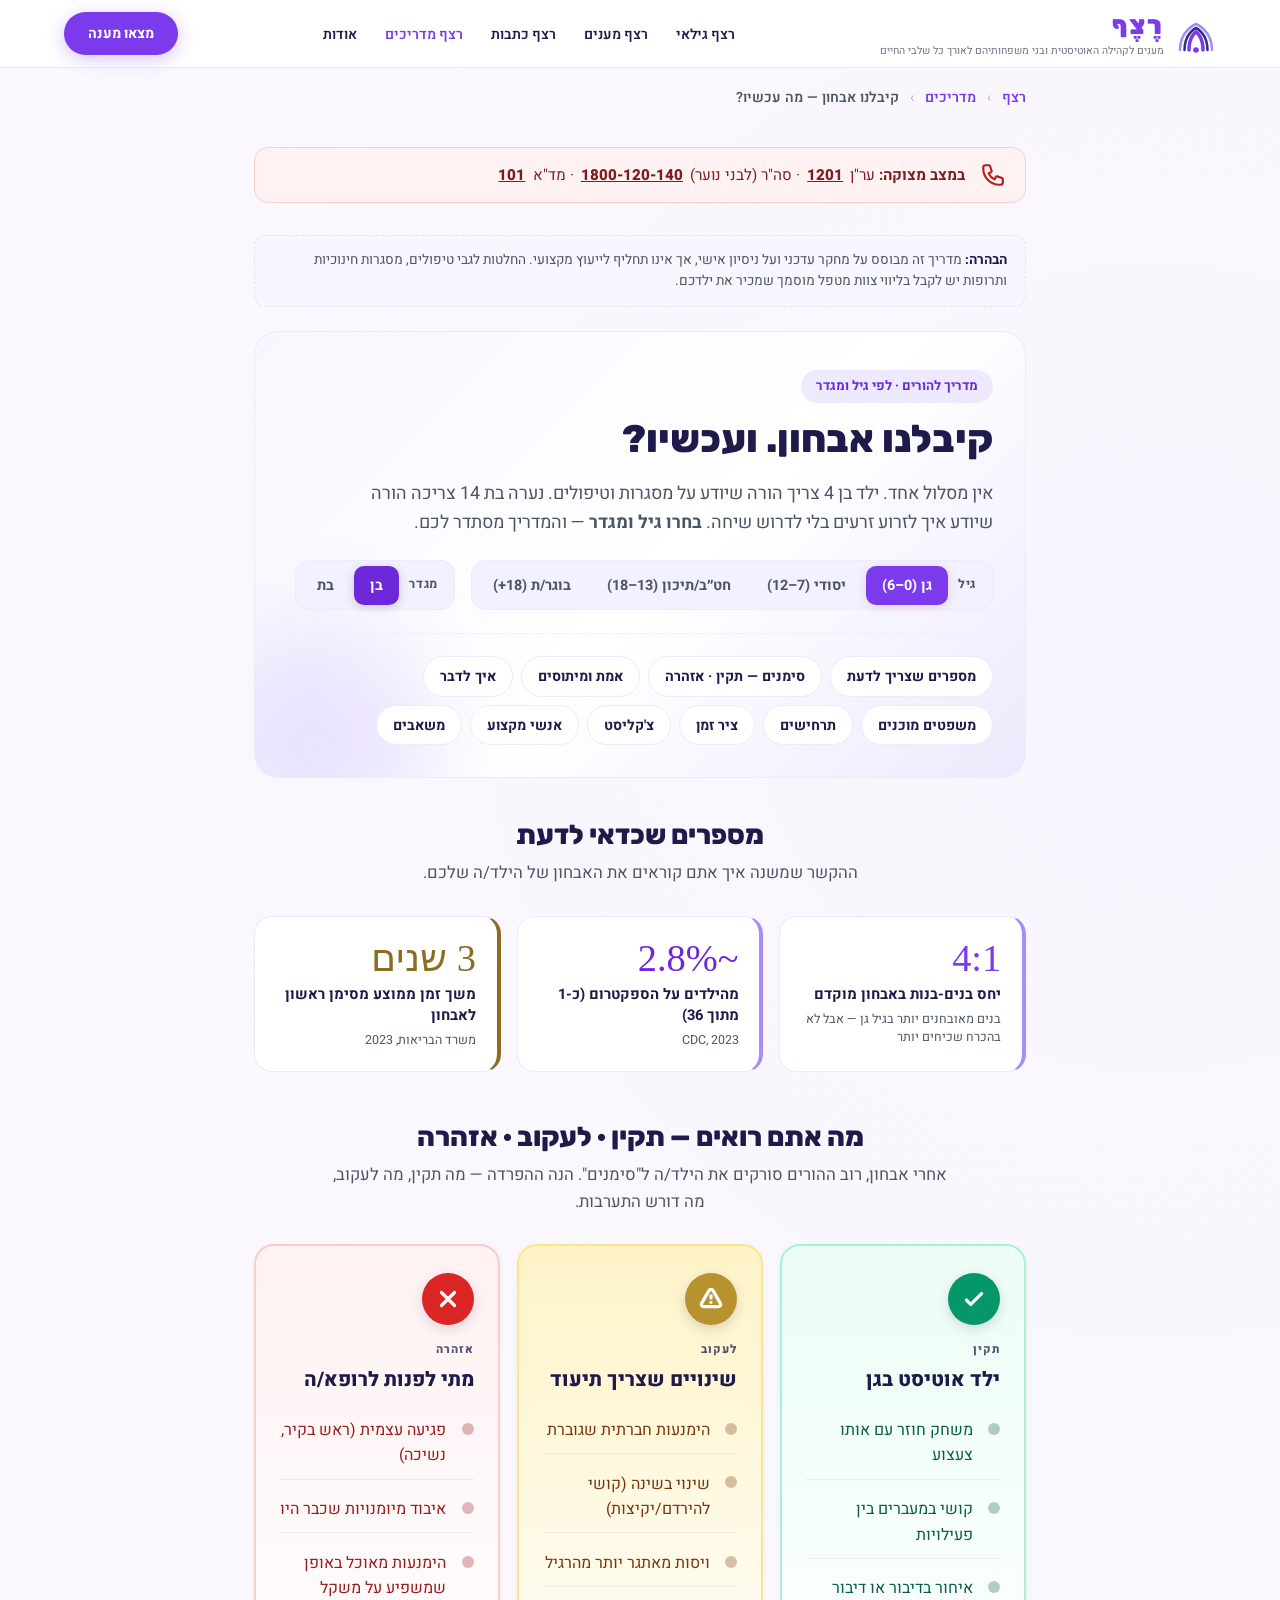
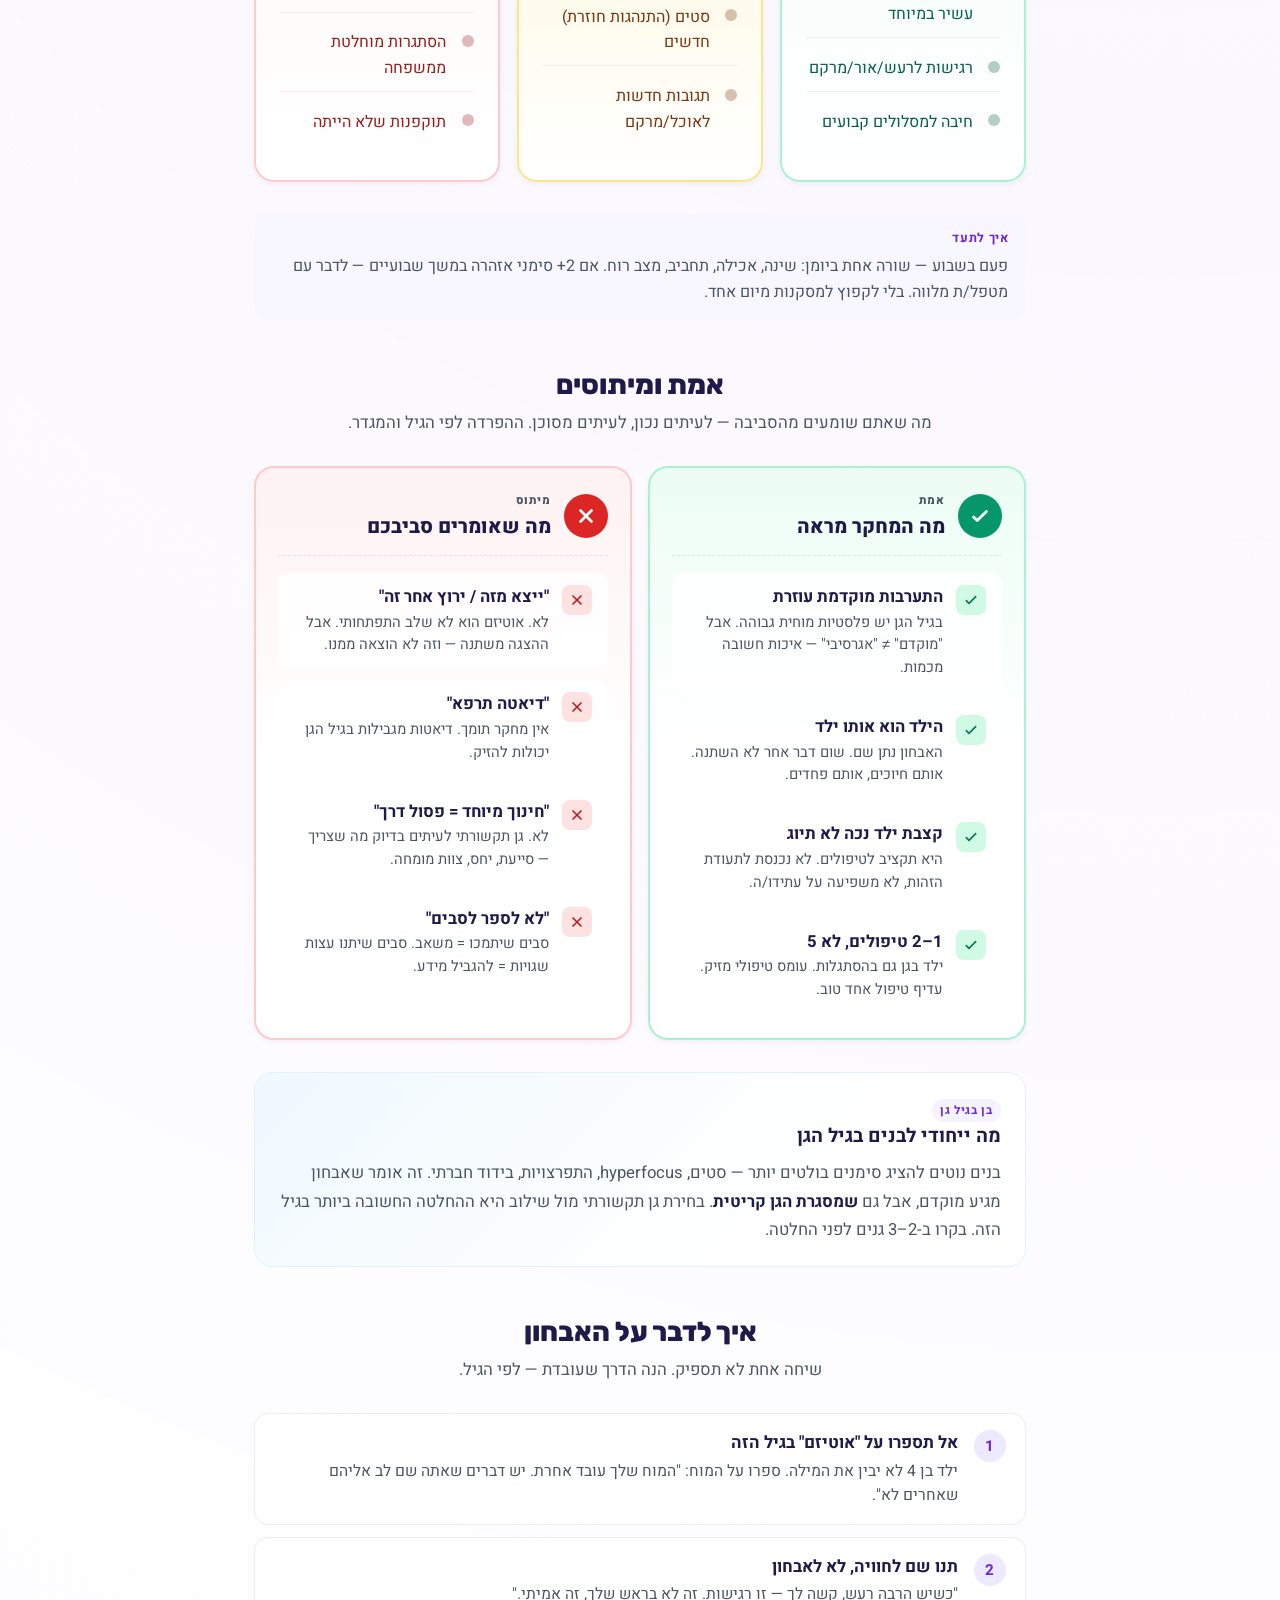
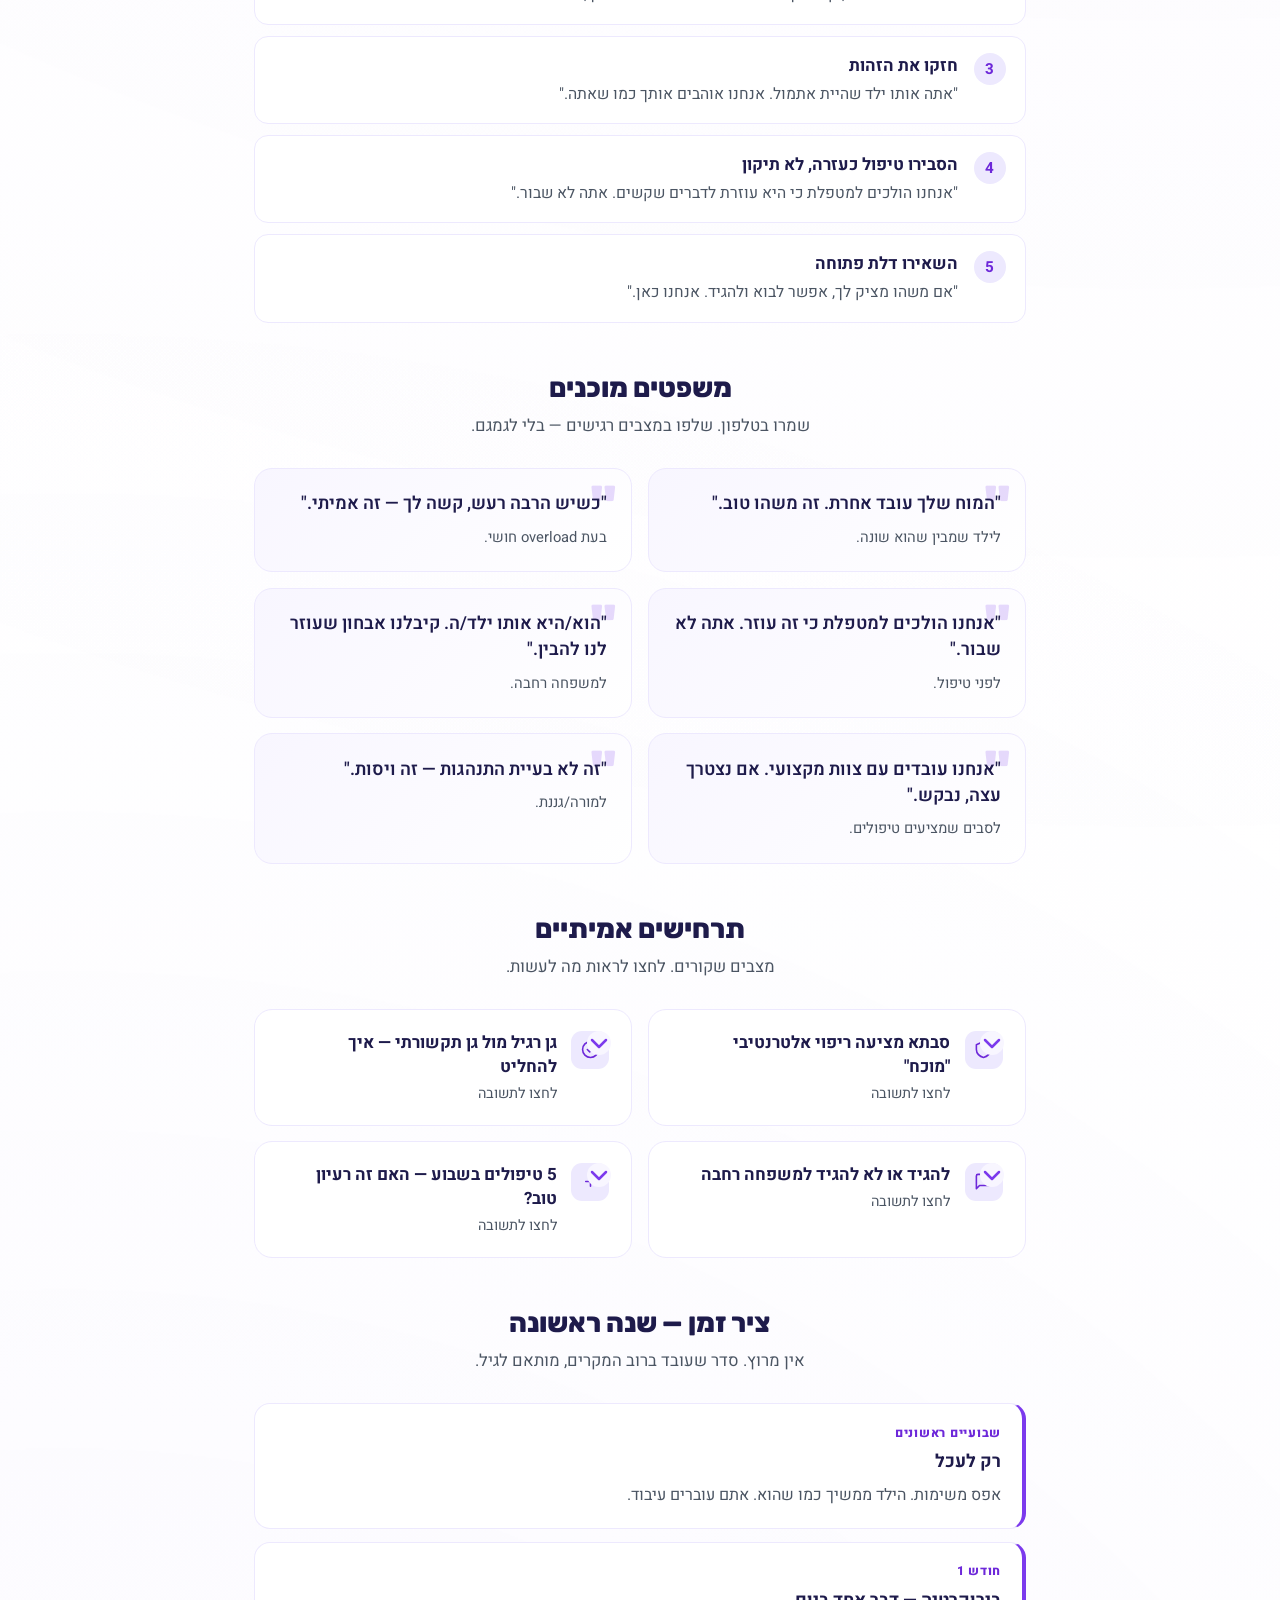
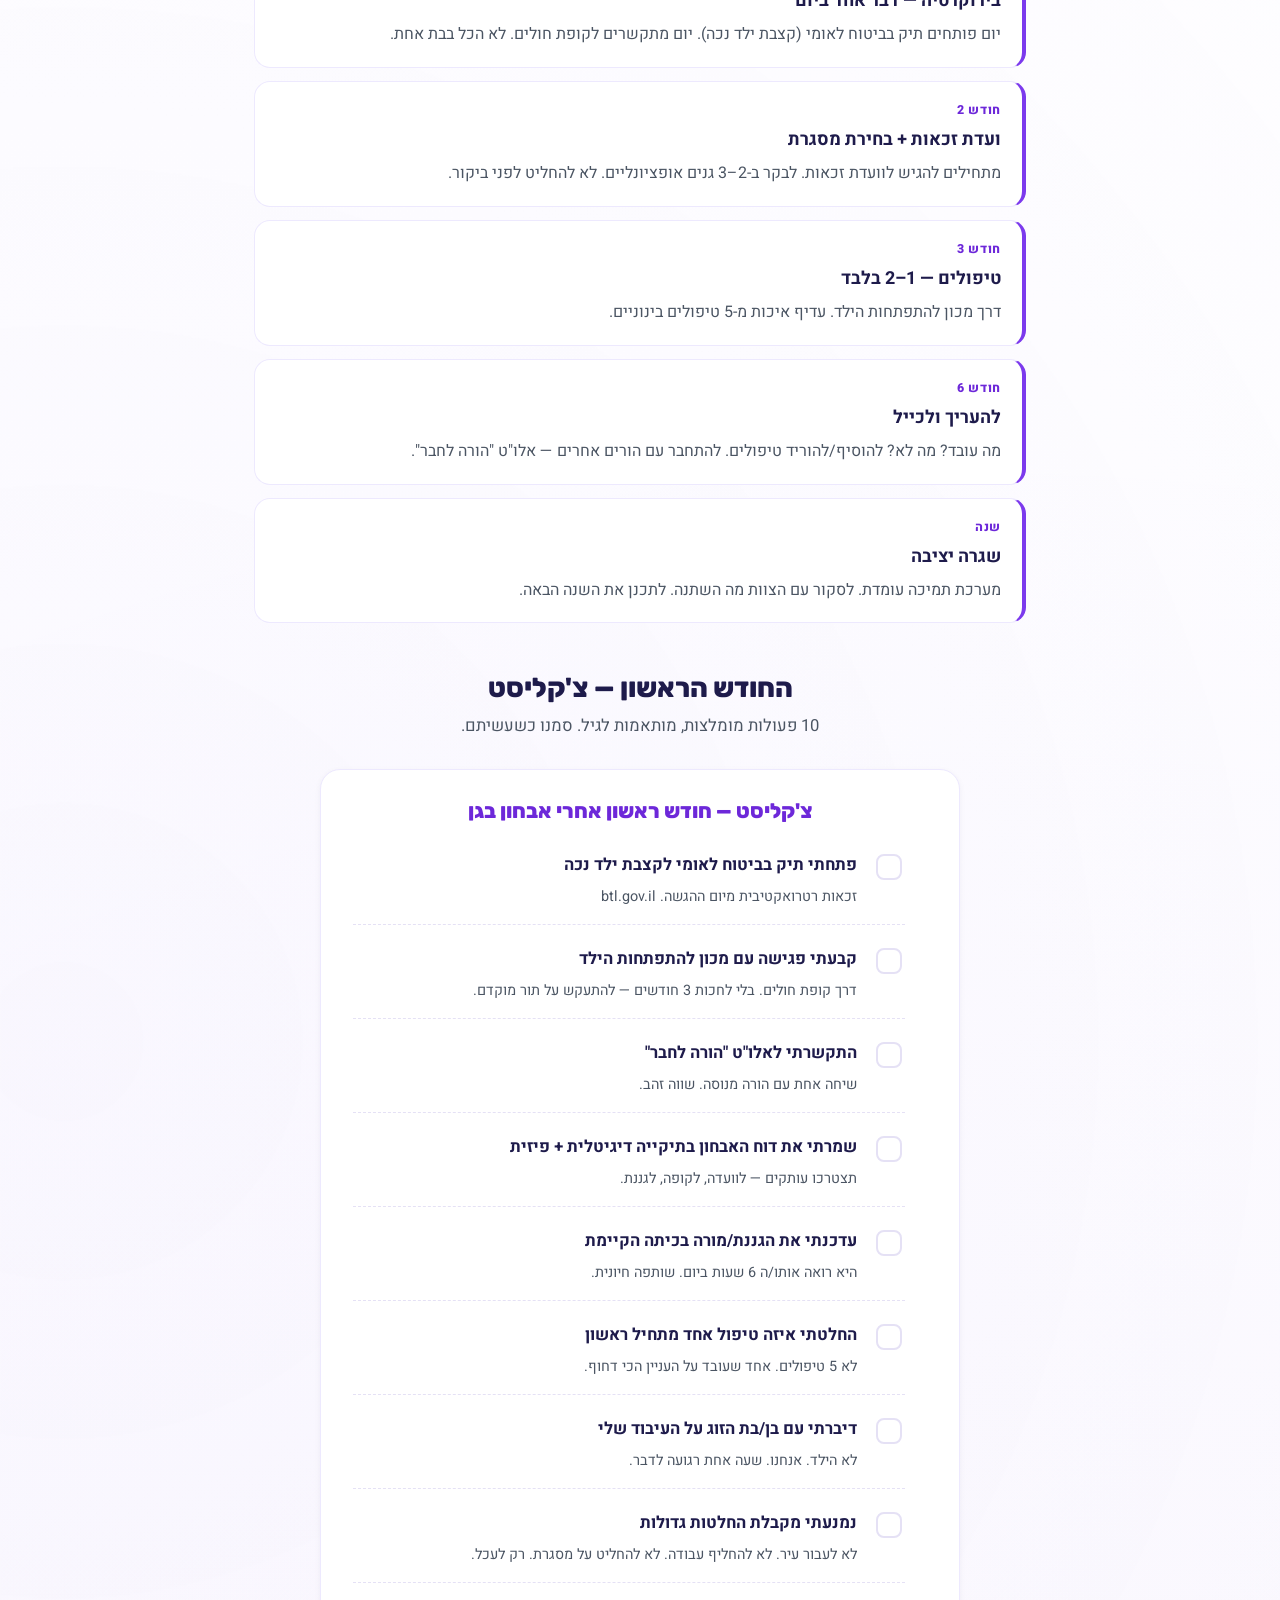
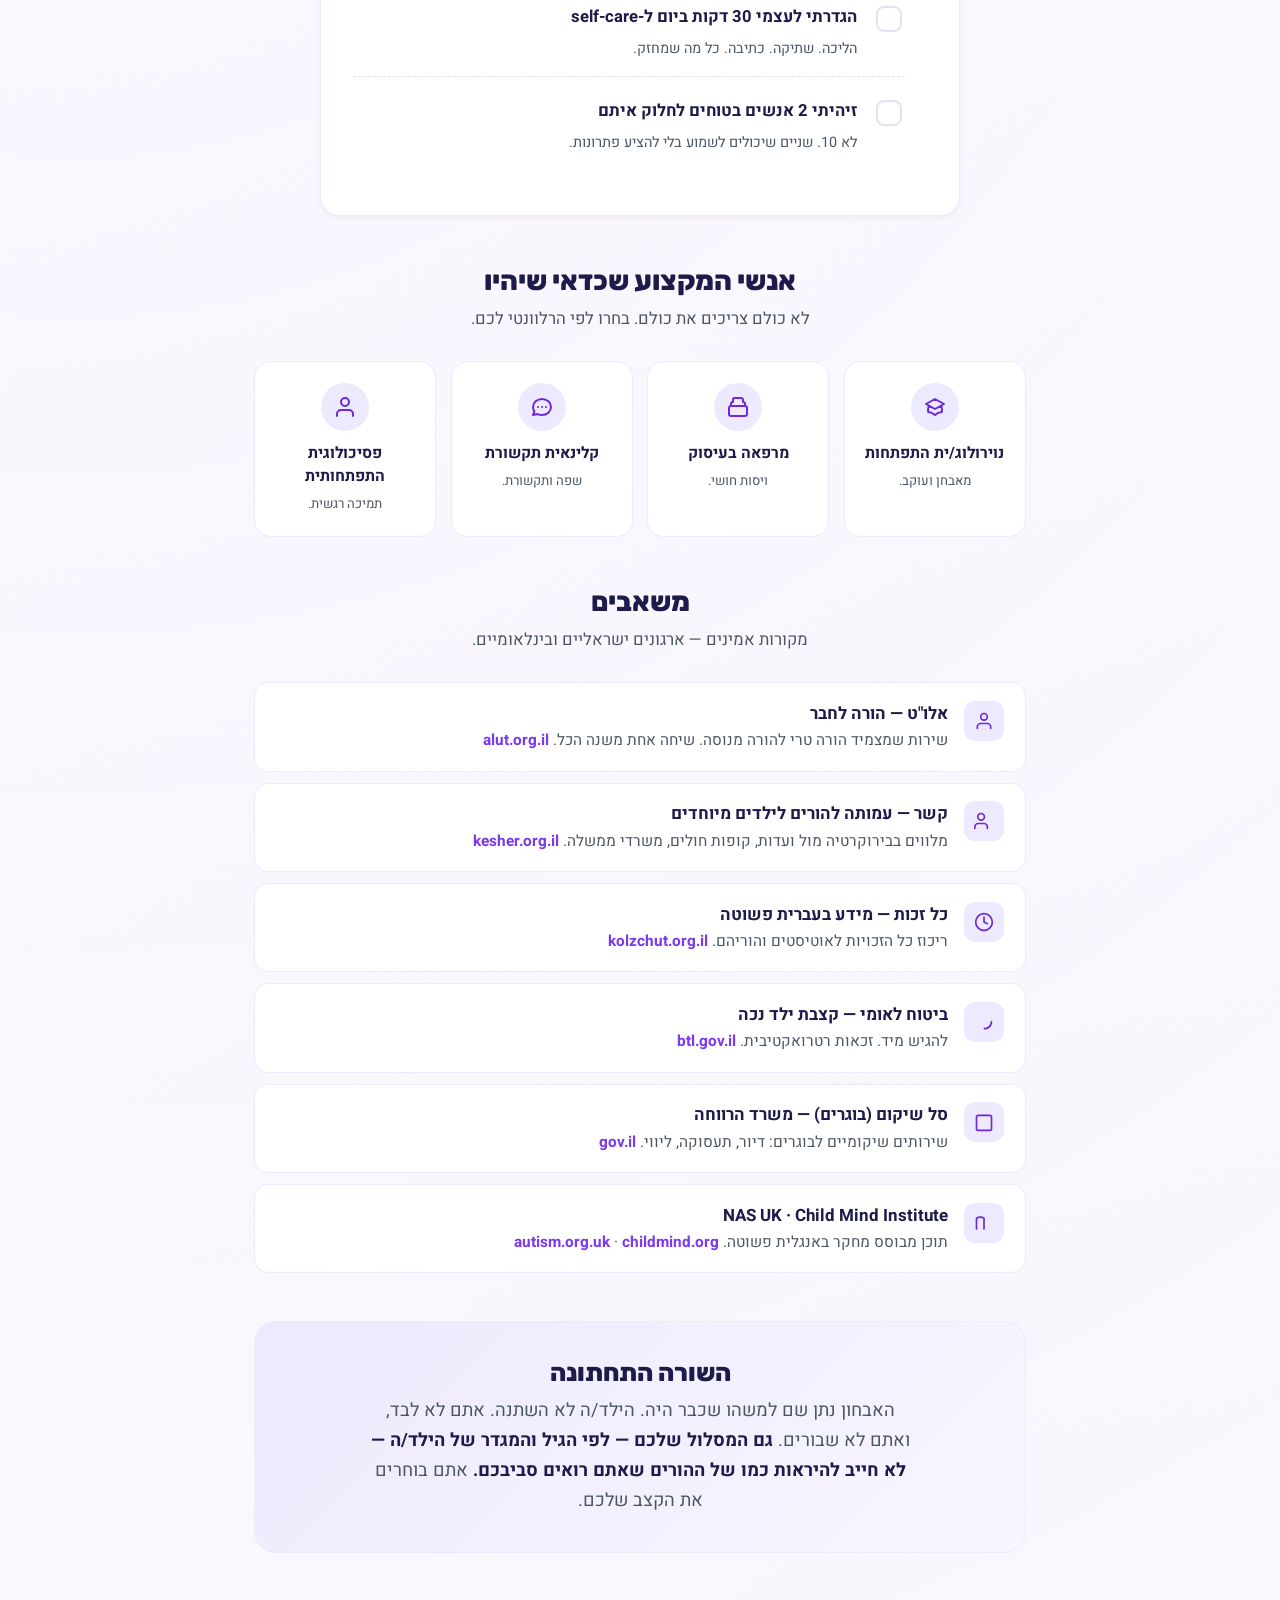
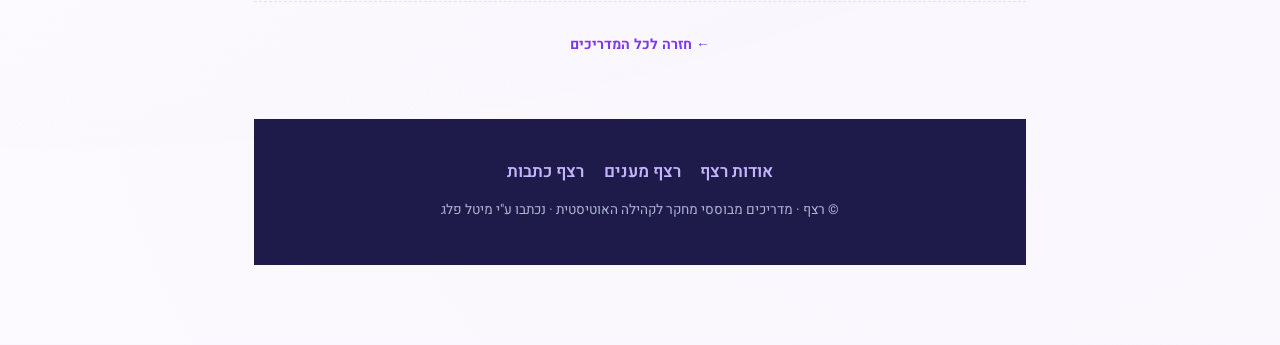
<file: guides/parent-guide.html>
<!DOCTYPE html>
<html lang="he" dir="rtl">
<head>
<meta charset="UTF-8">
<meta name="viewport" content="width=device-width, initial-scale=1.0">
<title>קיבלנו אבחון — מה עכשיו? | מדריך להורים לפי גיל ומגדר</title>
<meta name="description" content="מדריך אינטראקטיבי להורים אחרי אבחון אוטיזם, מותאם לפי גיל הילד/ה (גן · יסודי · חט״ב/תיכון · בוגר/ת) ומגדר (בן · בת). מבוסס מחקר.">
<style>
  /* בורר כפול */
  .dual-switch {
    display: flex; flex-wrap: wrap; gap: 1rem;
    margin-top: 1.4rem;
    align-items: center;
  }
  .switch-group {
    display: inline-flex;
    background: var(--paper-deep);
    border: 1px solid var(--border-soft);
    border-radius: 14px;
    padding: 0.3rem;
    gap: 0.25rem;
  }
  .switch-group .label {
    font-size: 0.78rem;
    color: var(--ink-soft);
    padding: 0.55rem 0.7rem 0.55rem 0.4rem;
    font-weight: 700;
    font-family: 'Heebo', sans-serif;
    text-transform: uppercase;
    letter-spacing: 0.05em;
  }
  .switch-group button {
    background: transparent;
    border: none;
    padding: 0.55rem 1rem;
    border-radius: 10px;
    font-family: 'Heebo', sans-serif;
    font-size: 0.9rem;
    font-weight: 700;
    color: var(--ink-soft);
    cursor: pointer;
    transition: all 0.15s ease;
  }
  .switch-group button:hover { color: var(--ink); background: rgba(255,255,255,0.6); }
  .switch-group button.active {
    background: var(--terracotta-deep);
    color: var(--white);
    box-shadow: 0 2px 8px rgba(197, 106, 78, 0.25);
  }
  .switch-group.gender button.active { background: var(--olive-deep); box-shadow: 0 2px 8px rgba(80,100,55,0.25); }

  /* בלוק שמותאם לבחירה */
  .variant { display: none; }
  .variant.active { display: block; animation: fadeIn 0.3s ease; }

  /* מספרי הירו */
  .stats-row {
    display: grid;
    grid-template-columns: repeat(auto-fit, minmax(180px, 1fr));
    gap: 1rem;
    margin: 1.4rem 0 2rem;
  }
  .stat {
    background: var(--white);
    border: 1px solid var(--border-soft);
    border-radius: 18px;
    padding: 1.4rem 1.3rem;
    border-inline-start: 4px solid var(--terracotta);
  }
  .stat .num {
    font-family: 'Bellefair', serif;
    font-size: 2.4rem;
    line-height: 1;
    color: var(--terracotta-deep);
    margin-bottom: 0.4rem;
  }
  .stat .lbl {
    font-size: 0.92rem;
    color: var(--ink);
    font-weight: 700;
    margin-bottom: 0.3rem;
  }
  .stat .src { font-size: 0.78rem; color: var(--ink-soft); }
  .stat:nth-child(2) { border-inline-start-color: var(--olive); }
  .stat:nth-child(2) .num { color: var(--olive-deep); }
  .stat:nth-child(3) { border-inline-start-color: #8A6D1F; }
  .stat:nth-child(3) .num { color: #8A6D1F; }

  /* תווית מגדר ספציפי בתוך תוכן */
  .gender-tag {
    display: inline-block;
    padding: 0.18rem 0.55rem;
    border-radius: 999px;
    font-size: 0.72rem;
    font-weight: 700;
    font-family: 'Heebo', sans-serif;
    margin-inline-end: 0.4rem;
    text-transform: uppercase;
    letter-spacing: 0.05em;
  }
  .gender-tag.girl { background: var(--butter-soft); color: #8A6D1F; }
  .gender-tag.boy  { background: var(--olive-pale); color: var(--olive-deep); }
</style>
<link rel="stylesheet" href="rezef-guides.css">
</head>
<body>

<nav class="rezef-nav">
  <a href="../index.html#" class="logo">
    <svg class="logo-svg" viewBox="0 0 40 40" fill="none" aria-hidden="true">
      <path d="M4 36 C4 16 20 10 20 10 C20 10 36 16 36 36" stroke="#A78BFA" stroke-width="2.5" stroke-linecap="round" fill="none"/>
      <path d="M8.5 36 C8.5 19 20 14 20 14 C20 14 31.5 19 31.5 36" stroke="#312E81" stroke-width="2.5" stroke-linecap="round" fill="none"/>
      <path d="M13 36 C13 22 20 18 20 18 C20 18 27 22 27 36" stroke="#7C3AED" stroke-width="3.5" stroke-linecap="round" fill="none"/>
      <circle cx="20" cy="36" r="2.8" fill="#7C3AED"/>
    </svg>
    <div>
      <div class="logo-name">רֶצֶף</div>
      <div class="logo-tag">מענים לקהילה האוטיסטית ובני משפחותיהם לאורך כל שלבי החיים</div>
    </div>
  </a>
  <ul class="nav-links">
    <li><a href="../index.html#ages">רצף גילאי</a></li>
    <li><a href="../index.html#svc">רצף מענים</a></li>
    <li><a href="../index.html#articles">רצף כתבות</a></li>
    <li><a href="index.html" class="active">רצף מדריכים</a></li>
    <li><a href="../index.html#about">אודות</a></li>
  </ul>
  <a href="../index.html#ages" class="nav-cta">מצאו מענה</a>
</nav>

<nav class="rezef-breadcrumb" aria-label="פירורי לחם">
  <a href="../index.html">רצף</a>
  <span class="sep">›</span>
  <a href="index.html">מדריכים</a>
  <span class="sep">›</span>
  <span class="current">קיבלנו אבחון — מה עכשיו?</span>
</nav>

<main class="guide-wrap">

  <div class="helpline-bar" role="region" aria-label="מספרי חירום">
    <svg class="ic" fill="none" stroke="currentColor" stroke-width="2" viewBox="0 0 24 24" aria-hidden="true"><path stroke-linecap="round" stroke-linejoin="round" d="M3 5a2 2 0 012-2h3.28a1 1 0 01.95.68l1.5 4.5a1 1 0 01-.5 1.21l-2.26 1.13a11 11 0 005.52 5.52l1.13-2.26a1 1 0 011.21-.5l4.5 1.5a1 1 0 01.68.95V19a2 2 0 01-2 2h-1C9.72 21 3 14.28 3 6V5z"/></svg>
    <div>
      <strong>במצב מצוקה:</strong>
      ער"ן <a href="tel:1201">1201</a> ·
      סה"ר (לבני נוער) <a href="tel:1800120140">1800-120-140</a> ·
      מד"א <a href="tel:101">101</a>
    </div>
  </div>

  <div class="medical-disclaimer">
    <strong>הבהרה:</strong> מדריך זה מבוסס על מחקר עדכני ועל ניסיון אישי, אך אינו תחליף לייעוץ מקצועי. החלטות לגבי טיפולים, מסגרות חינוכיות ותרופות יש לקבל בליווי צוות מטפל מוסמך שמכיר את ילדכם.
  </div>

  <header class="guide-hero">
    <span class="guide-eyebrow">מדריך להורים · לפי גיל ומגדר</span>
    <h1>קיבלנו אבחון. ועכשיו?</h1>
    <p class="lede">
      אין מסלול אחד. ילד בן 4 צריך הורה שיודע על מסגרות וטיפולים. נערה בת 14 צריכה הורה שיודע איך לזרוע זרעים בלי לדרוש שיחה.
      <strong>בחרו גיל ומגדר</strong> — והמדריך מסתדר לכם.
    </p>
    <div class="dual-switch">
      <div class="switch-group age">
        <span class="label">גיל</span>
        <button class="active" data-age="early">גן (0–6)</button>
        <button data-age="elem">יסודי (7–12)</button>
        <button data-age="teen">חט״ב/תיכון (13–18)</button>
        <button data-age="adult">בוגר/ת (18+)</button>
      </div>
      <div class="switch-group gender">
        <span class="label">מגדר</span>
        <button class="active" data-gender="boy">בן</button>
        <button data-gender="girl">בת</button>
      </div>
    </div>
    <nav class="nav-pills">
      <a href="#stats" class="nav-pill">מספרים שצריך לדעת</a>
      <a href="#signs" class="nav-pill">סימנים — תקין · אזהרה</a>
      <a href="#myths" class="nav-pill">אמת ומיתוסים</a>
      <a href="#how" class="nav-pill">איך לדבר</a>
      <a href="#phrases" class="nav-pill">משפטים מוכנים</a>
      <a href="#scenarios" class="nav-pill">תרחישים</a>
      <a href="#timeline" class="nav-pill">ציר זמן</a>
      <a href="#checklist" class="nav-pill">צ'קליסט</a>
      <a href="#people" class="nav-pill">אנשי מקצוע</a>
      <a href="#resources" class="nav-pill">משאבים</a>
    </nav>
  </header>

  <!-- ═══════════════════════ STATS — מספרים מהמחקר ═══════════════════════ -->
  <section class="gs" id="stats">
    <div class="section-head">
      <h2>מספרים שכדאי לדעת</h2>
      <p>ההקשר שמשנה איך אתם קוראים את האבחון של הילד/ה שלכם.</p>
    </div>

    <!-- EARLY -->
    <div class="variant" data-show-age="early" data-show-gender="boy">
      <div class="stats-row">
        <div class="stat"><div class="num">4:1</div><div class="lbl">יחס בנים-בנות באבחון מוקדם</div><div class="src">בנים מאובחנים יותר בגיל גן — אבל לא בהכרח שכיחים יותר</div></div>
        <div class="stat"><div class="num">~2.8%</div><div class="lbl">מהילדים על הספקטרום (כ-1 מתוך 36)</div><div class="src">CDC, 2023</div></div>
        <div class="stat"><div class="num">3 שנים</div><div class="lbl">משך זמן ממוצע מסימן ראשון לאבחון</div><div class="src">משרד הבריאות, 2023</div></div>
      </div>
    </div>
    <div class="variant" data-show-age="early" data-show-gender="girl">
      <div class="stats-row">
        <div class="stat"><div class="num">×4</div><div class="lbl">פחות בנות מאובחנות בגן</div><div class="src">לרוב מאובחנות בגיל מאוחר יותר</div></div>
        <div class="stat"><div class="num">80%</div><div class="lbl">מהבנות שאובחנו לפני גיל 6 — חמורות יותר בהצגה</div><div class="src">בנות שאובחנות מוקדם נוטות להציג את הסימנים בולטים יותר</div></div>
        <div class="stat"><div class="num">2.5 שנים</div><div class="lbl">פער ממוצע בגיל אבחון בין בנים לבנות</div><div class="src">Lai et al., 2015</div></div>
      </div>
    </div>

    <!-- ELEMENTARY -->
    <div class="variant" data-show-age="elem" data-show-gender="boy">
      <div class="stats-row">
        <div class="stat"><div class="num">63%</div><div class="lbl">מהילדים האוטיסטים — בקשיים חברתיים בכיתה</div><div class="src">בעיקר 8–12, גיל המעבר החברתי</div></div>
        <div class="stat"><div class="num">×7</div><div class="lbl">סיכון מוגבר ל-bullying</div><div class="src">Maïano, 2016 · בולטות חיצונית מובילה לדחייה</div></div>
        <div class="stat"><div class="num">40%</div><div class="lbl">מהילדים בכיתה רגילה — סייעת או הוראה מתקנת</div><div class="src">משרד החינוך, ועדת זכאות</div></div>
      </div>
    </div>
    <div class="variant" data-show-age="elem" data-show-gender="girl">
      <div class="stats-row">
        <div class="stat"><div class="num">רוב</div><div class="lbl">הבנות מתחילות הסוואה (masking) בגילאי בית הספר</div><div class="src">Hull et al., 2017 · "Putting on My Best Normal"</div></div>
        <div class="stat"><div class="num">קשר חזק</div><div class="lbl">בין הסוואה לחרדה ודיכאון</div><div class="src">Cook et al., 2021 · meta-analysis</div></div>
        <div class="stat"><div class="num">2:1</div><div class="lbl">בנות עם פרופיל "שקטה ומסודרת" שמפספסים</div><div class="src">לרוב מאובחנות מאוחר אחרי משבר</div></div>
      </div>
    </div>

    <!-- TEEN -->
    <div class="variant" data-show-age="teen" data-show-gender="boy">
      <div class="stats-row">
        <div class="stat"><div class="num">55%</div><div class="lbl">מתבגרים אוטיסטים — אלקסיתימיה (קושי לזהות רגשות)</div><div class="src">Kinnaird, 2019</div></div>
        <div class="stat"><div class="num">×2.5</div><div class="lbl">סיכון לחרדה ודיכאון בגיל ההתבגרות</div><div class="src">Hollocks, 2019</div></div>
        <div class="stat"><div class="num">35%</div><div class="lbl">משרתים בצה״ל בתפקיד מותאם (תוכנית "רואים רחוק")</div><div class="src">דובר צה״ל, 2024</div></div>
      </div>
    </div>
    <div class="variant" data-show-age="teen" data-show-gender="girl">
      <div class="stats-row">
        <div class="stat"><div class="num">49.93%</div><div class="lbl">אוטיסטים סובלים מאלקסיתימיה</div><div class="src">Kinnaird, 2019 · פי 10 מהאוכלוסייה הכללית</div></div>
        <div class="stat"><div class="num">סיכון מוגבר</div><div class="lbl">להפרעות אכילה אצל נערות אוטיסטיות</div><div class="src">קשור להסוואה ולעומס חושי</div></div>
        <div class="stat"><div class="num">6 שנים</div><div class="lbl">פער ממוצע באבחון בין בנים לבנות</div><div class="src">Bargiela, 2016</div></div>
      </div>
    </div>

    <!-- ADULT -->
    <div class="variant" data-show-age="adult" data-show-gender="boy">
      <div class="stats-row">
        <div class="stat"><div class="num">29%</div><div class="lbl">בלבד מהבוגרים האוטיסטים בעבודה במשרה מלאה</div><div class="src">NAS UK, 2023</div></div>
        <div class="stat"><div class="num">~12,000</div><div class="lbl">בוגרים בסל שיקום באוטיזם בישראל</div><div class="src">משרד הרווחה, 2024</div></div>
        <div class="stat"><div class="num">42%</div><div class="lbl">משבר זהות אחרי אבחון בגיל בוגר</div><div class="src">תהליך עיבוד נורמלי, חולף</div></div>
      </div>
    </div>
    <div class="variant" data-show-age="adult" data-show-gender="girl">
      <div class="stats-row">
        <div class="stat"><div class="num">79%</div><div class="lbl">נשים אוטיסטיות מדווחות על הקלה אחרי אבחון</div><div class="src">"סוף סוף הבנתי למה"</div></div>
        <div class="stat"><div class="num">×3</div><div class="lbl">סיכון מוגבר לחרדה ודיכאון לפני אבחון</div><div class="src">שנות הסוואה צוברות מחיר נפשי</div></div>
        <div class="stat"><div class="num">35</div><div class="lbl">גיל ממוצע לאבחון של אישה</div><div class="src">לעומת 8 בבנים · Bargiela, 2016</div></div>
      </div>
    </div>
  </section>

  <!-- ═══════════════════════ TRAFFIC LIGHT ═══════════════════════ -->
  <section class="gs" id="signs">
    <div class="section-head">
      <h2>מה אתם רואים — תקין · לעקוב · אזהרה</h2>
      <p>אחרי אבחון, רוב ההורים סורקים את הילד/ה ל"סימנים". הנה ההפרדה — מה תקין, מה לעקוב, מה דורש התערבות.</p>
    </div>

    <!-- EARLY -->
    <div class="variant" data-show-age="early" data-show-gender="any">
      <div class="traffic">
        <div class="tl-card green">
          <div class="tl-dot"><svg fill="none" stroke="currentColor" stroke-width="3" viewBox="0 0 24 24"><path stroke-linecap="round" stroke-linejoin="round" d="M5 13l4 4L19 7"/></svg></div>
          <div class="label">תקין</div>
          <h3>ילד אוטיסט בגן</h3>
          <ul>
            <li>משחק חוזר עם אותו צעצוע</li>
            <li>קושי במעברים בין פעילויות</li>
            <li>איחור בדיבור או דיבור עשיר במיוחד</li>
            <li>רגישות לרעש/אור/מרקם</li>
            <li>חיבה למסלולים קבועים</li>
          </ul>
        </div>
        <div class="tl-card yellow">
          <div class="tl-dot"><svg fill="none" stroke="currentColor" stroke-width="3" viewBox="0 0 24 24"><path stroke-linecap="round" stroke-linejoin="round" d="M12 9v2m0 4h.01m-6.938 4h13.856c1.54 0 2.502-1.667 1.732-3L13.732 4c-.77-1.333-2.694-1.333-3.464 0L3.34 16c-.77 1.333.192 3 1.732 3z"/></svg></div>
          <div class="label">לעקוב</div>
          <h3>שינויים שצריך תיעוד</h3>
          <ul>
            <li>הימנעות חברתית שגוברת</li>
            <li>שינוי בשינה (קושי להירדם/יקיצות)</li>
            <li>ויסות מאתגר יותר מהרגיל</li>
            <li>סטים (התנהגות חוזרת) חדשים</li>
            <li>תגובות חדשות לאוכל/מרקם</li>
          </ul>
        </div>
        <div class="tl-card red">
          <div class="tl-dot"><svg fill="none" stroke="currentColor" stroke-width="3" viewBox="0 0 24 24"><path stroke-linecap="round" stroke-linejoin="round" d="M6 18L18 6M6 6l12 12"/></svg></div>
          <div class="label">אזהרה</div>
          <h3>מתי לפנות לרופא/ה</h3>
          <ul>
            <li>פגיעה עצמית (ראש בקיר, נשיכה)</li>
            <li>איבוד מיומנויות שכבר היו</li>
            <li>הימנעות מאוכל באופן שמשפיע על משקל</li>
            <li>הסתגרות מוחלטת ממשפחה</li>
            <li>תוקפנות שלא הייתה</li>
          </ul>
        </div>
      </div>
    </div>

    <!-- ELEMENTARY -->
    <div class="variant" data-show-age="elem" data-show-gender="any">
      <div class="traffic">
        <div class="tl-card green">
          <div class="tl-dot"><svg fill="none" stroke="currentColor" stroke-width="3" viewBox="0 0 24 24"><path stroke-linecap="round" stroke-linejoin="round" d="M5 13l4 4L19 7"/></svg></div>
          <div class="label">תקין</div>
          <h3>ילד אוטיסט ביסודי</h3>
          <ul>
            <li>חבר אחד או שניים, לא קבוצה</li>
            <li>מעדיף הפסקה במקום שקט</li>
            <li>תחומי עניין מיוחדים עמוקים</li>
            <li>קושי עם רעש בכיתה</li>
            <li>סגנון תקשורת ישיר</li>
          </ul>
        </div>
        <div class="tl-card yellow">
          <div class="tl-dot"><svg fill="none" stroke="currentColor" stroke-width="3" viewBox="0 0 24 24"><path stroke-linecap="round" stroke-linejoin="round" d="M12 9v2m0 4h.01"/></svg></div>
          <div class="label">לעקוב</div>
          <h3>סימני מצוקה ראשונים</h3>
          <ul>
            <li>"אין לי חברים" אומר/ת לעצמו</li>
            <li>סירוב ללכת לבית הספר ביום מסוים</li>
            <li>קושי בשיעורי בית גובר</li>
            <li>תלונות גופניות בבקרים</li>
            <li>עצבנות אחרי בית הספר</li>
          </ul>
        </div>
        <div class="tl-card red">
          <div class="tl-dot"><svg fill="none" stroke="currentColor" stroke-width="3" viewBox="0 0 24 24"><path stroke-linecap="round" stroke-linejoin="round" d="M6 18L18 6M6 6l12 12"/></svg></div>
          <div class="label">אזהרה</div>
          <h3>מתי לפנות ליועצת/פסיכולוגית</h3>
          <ul>
            <li>הימנעות עקבית מבית הספר</li>
            <li>"אני שונה / משהו לא בסדר אצלי"</li>
            <li>פגיעה עצמית או דיבור על מוות</li>
            <li>נסיגה מתחביבים שאהב/ה</li>
            <li>שינוי קיצוני באכילה</li>
          </ul>
        </div>
      </div>
    </div>

    <!-- TEEN -->
    <div class="variant" data-show-age="teen" data-show-gender="any">
      <div class="traffic">
        <div class="tl-card green">
          <div class="tl-dot"><svg fill="none" stroke="currentColor" stroke-width="3" viewBox="0 0 24 24"><path stroke-linecap="round" stroke-linejoin="round" d="M5 13l4 4L19 7"/></svg></div>
          <div class="label">תקין</div>
          <h3>מתבגר/ת אוטיסט/ית</h3>
          <ul>
            <li>שתיקה אחרי שיתוף האבחון</li>
            <li>עיבוד פנימי, לא חיצוני</li>
            <li>מעדיפ/ה תקשורת בכתב</li>
            <li>תחביב אחד עמוק</li>
            <li>1–2 חברים קרובים</li>
          </ul>
        </div>
        <div class="tl-card yellow">
          <div class="tl-dot"><svg fill="none" stroke="currentColor" stroke-width="3" viewBox="0 0 24 24"><path stroke-linecap="round" stroke-linejoin="round" d="M12 9v2m0 4h.01"/></svg></div>
          <div class="label">לעקוב</div>
          <h3>תופעות לוואי טבעיות</h3>
          <ul>
            <li>כמה ימי מצב רוח ירוד</li>
            <li>עייפות יתר</li>
            <li>צפייה מוגברת בתכנים על אוטיזם</li>
            <li>שאלה ספונטנית, ושתיקה</li>
            <li>עצבנות זמנית עם אחים</li>
          </ul>
        </div>
        <div class="tl-card red">
          <div class="tl-dot"><svg fill="none" stroke="currentColor" stroke-width="3" viewBox="0 0 24 24"><path stroke-linecap="round" stroke-linejoin="round" d="M6 18L18 6M6 6l12 12"/></svg></div>
          <div class="label">אזהרה</div>
          <h3>סימני מצוקה</h3>
          <ul>
            <li>שינוי באכילה (במיוחד הימנעות)</li>
            <li>נסיגה מתחביבים שאהב/ה</li>
            <li>תלונות גופניות חוזרות</li>
            <li>בכי/זעם לא צפויים</li>
            <li>מחשבות אובדניות</li>
          </ul>
        </div>
      </div>
    </div>

    <!-- ADULT -->
    <div class="variant" data-show-age="adult" data-show-gender="any">
      <div class="traffic">
        <div class="tl-card green">
          <div class="tl-dot"><svg fill="none" stroke="currentColor" stroke-width="3" viewBox="0 0 24 24"><path stroke-linecap="round" stroke-linejoin="round" d="M5 13l4 4L19 7"/></svg></div>
          <div class="label">תקין</div>
          <h3>בוגר/ת שאובחן/ה</h3>
          <ul>
            <li>תקופת "סקירת חיים" — 1–3 חודשים</li>
            <li>הקלה ושחרור</li>
            <li>שאלות לגבי טיפולים שעבר/ה בעבר</li>
            <li>התעניינות בקהילה אוטיסטית</li>
            <li>שינוי בזהות עצמית</li>
          </ul>
        </div>
        <div class="tl-card yellow">
          <div class="tl-dot"><svg fill="none" stroke="currentColor" stroke-width="3" viewBox="0 0 24 24"><path stroke-linecap="round" stroke-linejoin="round" d="M12 9v2m0 4h.01"/></svg></div>
          <div class="label">לעקוב</div>
          <h3>תהליך לא לינארי</h3>
          <ul>
            <li>אבל על שנים שעברו</li>
            <li>כעס על מבוגרים שפספסו</li>
            <li>חרדה לפני חשיפה בעבודה</li>
            <li>שינויים ביחסים</li>
            <li>שאלות על עצמאות וזוגיות</li>
          </ul>
        </div>
        <div class="tl-card red">
          <div class="tl-dot"><svg fill="none" stroke="currentColor" stroke-width="3" viewBox="0 0 24 24"><path stroke-linecap="round" stroke-linejoin="round" d="M6 18L18 6M6 6l12 12"/></svg></div>
          <div class="label">אזהרה</div>
          <h3>צריכ/ה תמיכה מקצועית</h3>
          <ul>
            <li>דיכאון מתמשך</li>
            <li>הסתגרות חברתית מוחלטת</li>
            <li>איבוד תפקוד בעבודה</li>
            <li>שימוש בחומרים כדי "להתמודד"</li>
            <li>מחשבות אובדניות</li>
          </ul>
        </div>
      </div>
    </div>

    <div class="answer-block" style="margin-top: 1.6rem">
      <strong class="lbl">איך לתעד</strong>
      פעם בשבוע — שורה אחת ביומן: שינה, אכילה, תחביב, מצב רוח. אם 2+ סימני אזהרה במשך שבועיים — לדבר עם מטפל/ת מלווה. בלי לקפוץ למסקנות מיום אחד.
    </div>
  </section>

  <!-- ═══════════════════════ MYTHS — אמת ומיתוסים ═══════════════════════ -->
  <section class="gs" id="myths">
    <div class="section-head">
      <h2>אמת ומיתוסים</h2>
      <p>מה שאתם שומעים מהסביבה — לעיתים נכון, לעיתים מסוכן. ההפרדה לפי הגיל והמגדר.</p>
    </div>

    <!-- EARLY -->
    <div class="variant" data-show-age="early" data-show-gender="any">
      <div class="yesno">
        <div class="yn-col yes">
          <div class="yn-head">
            <div class="dot"><svg fill="none" stroke="currentColor" stroke-width="3" viewBox="0 0 24 24"><path stroke-linecap="round" stroke-linejoin="round" d="M5 13l4 4L19 7"/></svg></div>
            <div><span class="sub">אמת</span><h3>מה המחקר מראה</h3></div>
          </div>
          <div class="yn-items">
            <div class="yn-item"><div class="ic"><svg fill="none" stroke="currentColor" stroke-width="2.5" viewBox="0 0 24 24"><path stroke-linecap="round" stroke-linejoin="round" d="M5 13l4 4L19 7"/></svg></div><div class="txt"><strong>התערבות מוקדמת עוזרת</strong><div class="note">בגיל הגן יש פלסטיות מוחית גבוהה. אבל "מוקדם" ≠ "אגרסיבי" — איכות חשובה מכמות.</div></div></div>
            <div class="yn-item"><div class="ic"><svg fill="none" stroke="currentColor" stroke-width="2.5" viewBox="0 0 24 24"><path stroke-linecap="round" stroke-linejoin="round" d="M5 13l4 4L19 7"/></svg></div><div class="txt"><strong>הילד הוא אותו ילד</strong><div class="note">האבחון נתן שם. שום דבר אחר לא השתנה. אותם חיוכים, אותם פחדים.</div></div></div>
            <div class="yn-item"><div class="ic"><svg fill="none" stroke="currentColor" stroke-width="2.5" viewBox="0 0 24 24"><path stroke-linecap="round" stroke-linejoin="round" d="M5 13l4 4L19 7"/></svg></div><div class="txt"><strong>קצבת ילד נכה לא תיוג</strong><div class="note">היא תקציב לטיפולים. לא נכנסת לתעודת הזהות, לא משפיעה על עתידו/ה.</div></div></div>
            <div class="yn-item"><div class="ic"><svg fill="none" stroke="currentColor" stroke-width="2.5" viewBox="0 0 24 24"><path stroke-linecap="round" stroke-linejoin="round" d="M5 13l4 4L19 7"/></svg></div><div class="txt"><strong>1–2 טיפולים, לא 5</strong><div class="note">ילד בגן גם בהסתגלות. עומס טיפולי מזיק. עדיף טיפול אחד טוב.</div></div></div>
          </div>
        </div>
        <div class="yn-col no">
          <div class="yn-head">
            <div class="dot"><svg fill="none" stroke="currentColor" stroke-width="3" viewBox="0 0 24 24"><path stroke-linecap="round" stroke-linejoin="round" d="M6 18L18 6M6 6l12 12"/></svg></div>
            <div><span class="sub">מיתוס</span><h3>מה שאומרים סביבכם</h3></div>
          </div>
          <div class="yn-items">
            <div class="yn-item"><div class="ic"><svg fill="none" stroke="currentColor" stroke-width="2.5" viewBox="0 0 24 24"><path stroke-linecap="round" stroke-linejoin="round" d="M6 18L18 6M6 6l12 12"/></svg></div><div class="txt"><strong>"ייצא מזה / ירוץ אחר זה"</strong><div class="note">לא. אוטיזם הוא לא שלב התפתחותי. אבל ההצגה משתנה — וזה לא הוצאה ממנו.</div></div></div>
            <div class="yn-item"><div class="ic"><svg fill="none" stroke="currentColor" stroke-width="2.5" viewBox="0 0 24 24"><path stroke-linecap="round" stroke-linejoin="round" d="M6 18L18 6M6 6l12 12"/></svg></div><div class="txt"><strong>"דיאטה תרפא"</strong><div class="note">אין מחקר תומך. דיאטות מגבילות בגיל הגן יכולות להזיק.</div></div></div>
            <div class="yn-item"><div class="ic"><svg fill="none" stroke="currentColor" stroke-width="2.5" viewBox="0 0 24 24"><path stroke-linecap="round" stroke-linejoin="round" d="M6 18L18 6M6 6l12 12"/></svg></div><div class="txt"><strong>"חינוך מיוחד = פסול דרך"</strong><div class="note">לא. גן תקשורתי לעיתים בדיוק מה שצריך — סייעת, יחס, צוות מומחה.</div></div></div>
            <div class="yn-item"><div class="ic"><svg fill="none" stroke="currentColor" stroke-width="2.5" viewBox="0 0 24 24"><path stroke-linecap="round" stroke-linejoin="round" d="M6 18L18 6M6 6l12 12"/></svg></div><div class="txt"><strong>"לא לספר לסבים"</strong><div class="note">סבים שיתמכו = משאב. סבים שיתנו עצות שגויות = להגביל מידע.</div></div></div>
          </div>
        </div>
      </div>
      <div class="variant" data-show-age="early" data-show-gender="girl" style="margin-top: 1rem">
        <div class="gcard tone-warm">
          <span class="gender-tag girl">בת בגיל גן</span>
          <h3>מה ייחודי לבנות בגיל הגן</h3>
          <p>בנות בגיל הגן שכבר אובחנו — לרוב בהצגה בולטת יותר (פחות שכיח שבת תאובחן בגן עם הצגה "קלה"). זה אומר שצרכי ההתערבות שלהן יותר ברורים. שימו לב במיוחד ל<strong>יחסים עם בנות אחרות</strong> — בנות נוטות לחקות חברתיות אפילו בגיל 4–5, וזה יכול להסתיר קשיים ולעייף.</p>
        </div>
      </div>
      <div class="variant" data-show-age="early" data-show-gender="boy" style="margin-top: 1rem">
        <div class="gcard tone-cool">
          <span class="gender-tag boy">בן בגיל גן</span>
          <h3>מה ייחודי לבנים בגיל הגן</h3>
          <p>בנים נוטים להציג סימנים בולטים יותר — סטים, hyperfocus, התפרצויות, בידוד חברתי. זה אומר שאבחון מגיע מוקדם, אבל גם <strong>שמסגרת הגן קריטית</strong>. בחירת גן תקשורתי מול שילוב היא ההחלטה החשובה ביותר בגיל הזה. בקרו ב-2–3 גנים לפני החלטה.</p>
        </div>
      </div>
    </div>

    <!-- ELEMENTARY -->
    <div class="variant" data-show-age="elem" data-show-gender="any">
      <div class="yesno">
        <div class="yn-col yes">
          <div class="yn-head">
            <div class="dot"><svg fill="none" stroke="currentColor" stroke-width="3" viewBox="0 0 24 24"><path stroke-linecap="round" stroke-linejoin="round" d="M5 13l4 4L19 7"/></svg></div>
            <div><span class="sub">אמת</span><h3>מה המחקר מראה</h3></div>
          </div>
          <div class="yn-items">
            <div class="yn-item"><div class="ic"><svg fill="none" stroke="currentColor" stroke-width="2.5" viewBox="0 0 24 24"><path stroke-linecap="round" stroke-linejoin="round" d="M5 13l4 4L19 7"/></svg></div><div class="txt"><strong>שיתוף מורים = הצלחה</strong><div class="note">ילדים שצוות בית הספר מודע לאבחון שלהם — מצליחים יותר אקדמית וחברתית.</div></div></div>
            <div class="yn-item"><div class="ic"><svg fill="none" stroke="currentColor" stroke-width="2.5" viewBox="0 0 24 24"><path stroke-linecap="round" stroke-linejoin="round" d="M5 13l4 4L19 7"/></svg></div><div class="txt"><strong>"חבר אחד" זה הצלחה</strong><div class="note">לא צריך 10 חברים. חבר אחד יציב = רשת חברתית תקפה.</div></div></div>
            <div class="yn-item"><div class="ic"><svg fill="none" stroke="currentColor" stroke-width="2.5" viewBox="0 0 24 24"><path stroke-linecap="round" stroke-linejoin="round" d="M5 13l4 4L19 7"/></svg></div><div class="txt"><strong>תחומי עניין מיוחדים = יתרון</strong><div class="note">"היפר-פוקוס" בגיל יסודי הוא יסוד למומחיות עתידית. לא להגביל.</div></div></div>
            <div class="yn-item"><div class="ic"><svg fill="none" stroke="currentColor" stroke-width="2.5" viewBox="0 0 24 24"><path stroke-linecap="round" stroke-linejoin="round" d="M5 13l4 4L19 7"/></svg></div><div class="txt"><strong>חופשים = הזדמנות, גם עומס</strong><div class="note">חופש מבית הספר מקל על העומס החושי, אבל הסטרוקטורה חיונית.</div></div></div>
          </div>
        </div>
        <div class="yn-col no">
          <div class="yn-head">
            <div class="dot"><svg fill="none" stroke="currentColor" stroke-width="3" viewBox="0 0 24 24"><path stroke-linecap="round" stroke-linejoin="round" d="M6 18L18 6M6 6l12 12"/></svg></div>
            <div><span class="sub">מיתוס</span><h3>מה שאומרים סביבכם</h3></div>
          </div>
          <div class="yn-items">
            <div class="yn-item"><div class="ic"><svg fill="none" stroke="currentColor" stroke-width="2.5" viewBox="0 0 24 24"><path stroke-linecap="round" stroke-linejoin="round" d="M6 18L18 6M6 6l12 12"/></svg></div><div class="txt"><strong>"אם נשתף — יבוז לו"</strong><div class="note">ההפך. ילד שלא מבין למה הוא שונה — מאשים את עצמו. מילה = הקלה.</div></div></div>
            <div class="yn-item"><div class="ic"><svg fill="none" stroke="currentColor" stroke-width="2.5" viewBox="0 0 24 24"><path stroke-linecap="round" stroke-linejoin="round" d="M6 18L18 6M6 6l12 12"/></svg></div><div class="txt"><strong>"חבר אחד לא מספיק"</strong><div class="note">איכות > כמות. מערך חברתי "צר ועמוק" תקף לחלוטין.</div></div></div>
            <div class="yn-item"><div class="ic"><svg fill="none" stroke="currentColor" stroke-width="2.5" viewBox="0 0 24 24"><path stroke-linecap="round" stroke-linejoin="round" d="M6 18L18 6M6 6l12 12"/></svg></div><div class="txt"><strong>"כיתת תקשורת = משפיל"</strong><div class="note">לא. כיתה קטנה עם יחס אישי. הרבה ילדים פורחים שם — אם הילד/ה רוצה.</div></div></div>
            <div class="yn-item"><div class="ic"><svg fill="none" stroke="currentColor" stroke-width="2.5" viewBox="0 0 24 24"><path stroke-linecap="round" stroke-linejoin="round" d="M6 18L18 6M6 6l12 12"/></svg></div><div class="txt"><strong>"להגביל מסכים"</strong><div class="note">מסכים הם לפעמים ערוץ הקלה חושית. הגבלה אגרסיבית = החמרת הוויסות.</div></div></div>
          </div>
        </div>
      </div>
      <div class="variant" data-show-age="elem" data-show-gender="girl" style="margin-top: 1rem">
        <div class="gcard tone-warm">
          <span class="gender-tag girl">בת ביסודי</span>
          <h3>הסוואה — תופעה ייחודית לבנות (בעיקר)</h3>
          <p>בנות אוטיסטיות בגיל יסודי מתחילות "להעמיד פנים שהן נורמליות" — לחקות בנות אחרות, להסתיר עניינים מיוחדים, לא לדבר על קשיים. <strong>הסוואה מצליחה = מצליחות בבית הספר אבל מתפרקות בבית.</strong> אם הבת שלכם נראית בסדר בבית הספר אבל מתפרצת בבית — זה לא "התנהגות", זו תוצאה ישירה של ההסוואה. הקלה בבית = הצלה.</p>
        </div>
      </div>
      <div class="variant" data-show-age="elem" data-show-gender="boy" style="margin-top: 1rem">
        <div class="gcard tone-cool">
          <span class="gender-tag boy">בן ביסודי</span>
          <h3>קושי חברתי גלוי — וזה בעצם יתרון</h3>
          <p>בנים אוטיסטים בגיל יסודי לרוב בקשיים חברתיים גלויים — לא נכללים בקבוצה, מדברים בלי תור, נראים "מוזרים". זה כואב לראות, אבל <strong>זה גם הזדמנות</strong> — הקושי גלוי, אז המורים והצוות יכולים להתערב. בנות שמסוות עוברות בלי שאף אחד יודע. אצל בן — סייעת חברתית, חוגי PEERS, או חבר אחד מתאים יוצרים הבדל גדול.</p>
        </div>
      </div>
    </div>

    <!-- TEEN -->
    <div class="variant" data-show-age="teen" data-show-gender="any">
      <div class="yesno">
        <div class="yn-col yes">
          <div class="yn-head">
            <div class="dot"><svg fill="none" stroke="currentColor" stroke-width="3" viewBox="0 0 24 24"><path stroke-linecap="round" stroke-linejoin="round" d="M5 13l4 4L19 7"/></svg></div>
            <div><span class="sub">אמת</span><h3>מה המחקר מראה</h3></div>
          </div>
          <div class="yn-items">
            <div class="yn-item"><div class="ic"><svg fill="none" stroke="currentColor" stroke-width="2.5" viewBox="0 0 24 24"><path stroke-linecap="round" stroke-linejoin="round" d="M5 13l4 4L19 7"/></svg></div><div class="txt"><strong>שתיקה ≠ חוסר עיבוד</strong><div class="note">55% מהמתבגרים האוטיסטים סובלים מאלקסיתימיה. השיחה החיצונית קשה, העיבוד הפנימי קורה.</div></div></div>
            <div class="yn-item"><div class="ic"><svg fill="none" stroke="currentColor" stroke-width="2.5" viewBox="0 0 24 24"><path stroke-linecap="round" stroke-linejoin="round" d="M5 13l4 4L19 7"/></svg></div><div class="txt"><strong>השיחה מתפרסת על שנים</strong><div class="note">לא שיחה אחת — מאות מיני-שיחות של 30 שניות. Child Mind Institute.</div></div></div>
            <div class="yn-item"><div class="ic"><svg fill="none" stroke="currentColor" stroke-width="2.5" viewBox="0 0 24 24"><path stroke-linecap="round" stroke-linejoin="round" d="M5 13l4 4L19 7"/></svg></div><div class="txt"><strong>צד-בצד עובד יותר טוב</strong><div class="note">במכונית, בבישול, בהליכה — בלי מבט ישיר, מתבגרים מדברים יותר.</div></div></div>
            <div class="yn-item"><div class="ic"><svg fill="none" stroke="currentColor" stroke-width="2.5" viewBox="0 0 24 24"><path stroke-linecap="round" stroke-linejoin="round" d="M5 13l4 4L19 7"/></svg></div><div class="txt"><strong>אוטונומיה — קריטי</strong><div class="note">בחירות לגבי שיתוף, מסגרת, טיפול — שלהם, לא שלכם. כל דרישה = הסתגרות.</div></div></div>
          </div>
        </div>
        <div class="yn-col no">
          <div class="yn-head">
            <div class="dot"><svg fill="none" stroke="currentColor" stroke-width="3" viewBox="0 0 24 24"><path stroke-linecap="round" stroke-linejoin="round" d="M6 18L18 6M6 6l12 12"/></svg></div>
            <div><span class="sub">מיתוס</span><h3>מה שאומרים סביבכם</h3></div>
          </div>
          <div class="yn-items">
            <div class="yn-item"><div class="ic"><svg fill="none" stroke="currentColor" stroke-width="2.5" viewBox="0 0 24 24"><path stroke-linecap="round" stroke-linejoin="round" d="M6 18L18 6M6 6l12 12"/></svg></div><div class="txt"><strong>"אם לא שואל/ת — לא חשוב"</strong><div class="note">לא נכון. שאלות הן מדד לסגנון תקשורת, לא לעניין.</div></div></div>
            <div class="yn-item"><div class="ic"><svg fill="none" stroke="currentColor" stroke-width="2.5" viewBox="0 0 24 24"><path stroke-linecap="round" stroke-linejoin="round" d="M6 18L18 6M6 6l12 12"/></svg></div><div class="txt"><strong>"כל הילדים האחרים מודעים"</strong><div class="note">לרוב מתארים אבחון בגיל 5, או פרופיל הצהרתי. השוואה ללא קבוצה דומה.</div></div></div>
            <div class="yn-item"><div class="ic"><svg fill="none" stroke="currentColor" stroke-width="2.5" viewBox="0 0 24 24"><path stroke-linecap="round" stroke-linejoin="round" d="M6 18L18 6M6 6l12 12"/></svg></div><div class="txt"><strong>"חייבים שיחה גדולה"</strong><div class="note">לא. שיחה גדולה מציפה. עדיפות על מיני-שיחות לאורך זמן.</div></div></div>
            <div class="yn-item"><div class="ic"><svg fill="none" stroke="currentColor" stroke-width="2.5" viewBox="0 0 24 24"><path stroke-linecap="round" stroke-linejoin="round" d="M6 18L18 6M6 6l12 12"/></svg></div><div class="txt"><strong>"דחה כיתת תקשורת = בורח"</strong><div class="note">לא. זאת בחירת זהות. איכות יחסי החברים חשובה יותר מסוג הכיתה.</div></div></div>
          </div>
        </div>
      </div>
      <div class="variant" data-show-age="teen" data-show-gender="girl" style="margin-top: 1rem">
        <div class="gcard tone-warm">
          <span class="gender-tag girl">נערה בגיל ההתבגרות</span>
          <h3>אבחון מאוחר אצל בנות — מסלול אחר</h3>
          <p>נערה שאובחנה ב-13–18 בילתה שנים בלמסך. <strong>לפתח זהות אוטיסטית גלויה לוקח שנים, לא חודשים</strong> (Halsall, 2021). אם היא לא רוצה לשתף, לא רוצה כיתת תקשורת, לא מדברת על "חוזקות וחולשות" — זה לא נסיגה, זה מסלול שונה. גם הסיכון לחרדה, דיכאון והפרעות אכילה גבוה יותר אצל נערות עם הסוואה — הקלה בבית = מניעה.</p>
        </div>
      </div>
      <div class="variant" data-show-age="teen" data-show-gender="boy" style="margin-top: 1rem">
        <div class="gcard tone-cool">
          <span class="gender-tag boy">נער בגיל ההתבגרות</span>
          <h3>חרדה חברתית גוברת — וזה הגיוני</h3>
          <p>בנות מסוות, בנים לרוב לא יכולים. נער אוטיסט בגיל 13–18 לרוב מודע שהוא שונה — וזה כואב. <strong>הסיכון לחרדה ודיכאון פי 2.5</strong> (Hollocks, 2019). פתרון: לחבר אותו לקהילה אוטיסטית — חוגי PEERS, מועדוני גיימרים, פייסבוק "אוטיסטים בוגרים". שייכות = מניעה.</p>
        </div>
      </div>
    </div>

    <!-- ADULT -->
    <div class="variant" data-show-age="adult" data-show-gender="any">
      <div class="yesno">
        <div class="yn-col yes">
          <div class="yn-head">
            <div class="dot"><svg fill="none" stroke="currentColor" stroke-width="3" viewBox="0 0 24 24"><path stroke-linecap="round" stroke-linejoin="round" d="M5 13l4 4L19 7"/></svg></div>
            <div><span class="sub">אמת</span><h3>מה המחקר מראה</h3></div>
          </div>
          <div class="yn-items">
            <div class="yn-item"><div class="ic"><svg fill="none" stroke="currentColor" stroke-width="2.5" viewBox="0 0 24 24"><path stroke-linecap="round" stroke-linejoin="round" d="M5 13l4 4L19 7"/></svg></div><div class="txt"><strong>אבחון בגיל בוגר משפר איכות חיים</strong><div class="note">ההפך מ"מאוחר מדי". ההבנה מאפשרת התאמות שלא היו אפשריות.</div></div></div>
            <div class="yn-item"><div class="ic"><svg fill="none" stroke="currentColor" stroke-width="2.5" viewBox="0 0 24 24"><path stroke-linecap="round" stroke-linejoin="round" d="M5 13l4 4L19 7"/></svg></div><div class="txt"><strong>זכויות מלאות</strong><div class="note">סל שיקום, חוק שוויון בעבודה, התאמות באקדמיה. לא חלום.</div></div></div>
            <div class="yn-item"><div class="ic"><svg fill="none" stroke="currentColor" stroke-width="2.5" viewBox="0 0 24 24"><path stroke-linecap="round" stroke-linejoin="round" d="M5 13l4 4L19 7"/></svg></div><div class="txt"><strong>הזהות לא השתנתה</strong><div class="note">הוא/היא אותו אדם עם מילה חדשה. ההיסטוריה שלהם אותה היסטוריה.</div></div></div>
            <div class="yn-item"><div class="ic"><svg fill="none" stroke="currentColor" stroke-width="2.5" viewBox="0 0 24 24"><path stroke-linecap="round" stroke-linejoin="round" d="M5 13l4 4L19 7"/></svg></div><div class="txt"><strong>קהילה אוטיסטית בוגרת = משאב</strong><div class="note">אנשים ש"היו שם" יותר עוזרים מאשר 10 פסיכולוגים.</div></div></div>
          </div>
        </div>
        <div class="yn-col no">
          <div class="yn-head">
            <div class="dot"><svg fill="none" stroke="currentColor" stroke-width="3" viewBox="0 0 24 24"><path stroke-linecap="round" stroke-linejoin="round" d="M6 18L18 6M6 6l12 12"/></svg></div>
            <div><span class="sub">מיתוס</span><h3>מה שאומרים סביבכם</h3></div>
          </div>
          <div class="yn-items">
            <div class="yn-item"><div class="ic"><svg fill="none" stroke="currentColor" stroke-width="2.5" viewBox="0 0 24 24"><path stroke-linecap="round" stroke-linejoin="round" d="M6 18L18 6M6 6l12 12"/></svg></div><div class="txt"><strong>"מאוחר מדי לטפל"</strong><div class="note">לא. שינוי מתרחש בכל גיל. דווקא בגיל בוגר יש מודעות עצמית גבוהה.</div></div></div>
            <div class="yn-item"><div class="ic"><svg fill="none" stroke="currentColor" stroke-width="2.5" viewBox="0 0 24 24"><path stroke-linecap="round" stroke-linejoin="round" d="M6 18L18 6M6 6l12 12"/></svg></div><div class="txt"><strong>"חייב/ת לחשוף בעבודה"</strong><div class="note">לא חובה. תלוי במקום. פעמים שלא לחשוף משרת יותר.</div></div></div>
            <div class="yn-item"><div class="ic"><svg fill="none" stroke="currentColor" stroke-width="2.5" viewBox="0 0 24 24"><path stroke-linecap="round" stroke-linejoin="round" d="M6 18L18 6M6 6l12 12"/></svg></div><div class="txt"><strong>"זוגיות לא תעבוד"</strong><div class="note">עובדת. צריך תקשורת ישירה ומפורשת — וזה דווקא מתאים לאוטיסטים.</div></div></div>
            <div class="yn-item"><div class="ic"><svg fill="none" stroke="currentColor" stroke-width="2.5" viewBox="0 0 24 24"><path stroke-linecap="round" stroke-linejoin="round" d="M6 18L18 6M6 6l12 12"/></svg></div><div class="txt"><strong>"הוריות = מסוכן"</strong><div class="note">הורות אוטיסטית עובדת. מבוססת על שגרה, סדר ומפורשות — יתרונות אמיתיים.</div></div></div>
          </div>
        </div>
      </div>
      <div class="variant" data-show-age="adult" data-show-gender="girl" style="margin-top: 1rem">
        <div class="gcard tone-warm">
          <span class="gender-tag girl">אישה אוטיסטית בוגרת</span>
          <h3>"עכשיו הכל מתחיל להיות הגיוני"</h3>
          <p>79% מהנשים שאובחנו בגיל בוגר מדווחות על הקלה גדולה. <strong>שנים של תחושת "אני שונה ולא יודעת למה" מקבלות שם.</strong> אבל גם — שנים של הסוואה, מסכה והתאמה לחברה הותירו עייפות, חרדה, ולפעמים דיכאון. תהליך אבל על "מי הייתי יכולה להיות" לגיטימי וחשוב. קהילת נשים אוטיסטיות בוגרות (קבוצות פייסבוק, "Embrace Autism" של Dr. Natalie Engelbrecht) — חיוני.</p>
        </div>
      </div>
      <div class="variant" data-show-age="adult" data-show-gender="boy" style="margin-top: 1rem">
        <div class="gcard tone-cool">
          <span class="gender-tag boy">גבר אוטיסטי בוגר</span>
          <h3>תעסוקה — האתגר העיקרי</h3>
          <p>85% מהבוגרים האוטיסטים בלי תעסוקה מלאה. אבל המחקר מראה ש<strong>במקומות עבודה שמתאימים סביבה — שקט, מבנה, התמחות</strong> — בוגרים אוטיסטים מצטיינים. תוכניות ייעודיות: סל שיקום (משרד הרווחה), Speactrum-friendly companies (שלם, מובילאיי, חברות הייטק עם תוכניות נוירו-דייברסיטי). שווה התמדה.</p>
        </div>
      </div>
    </div>
  </section>

  <!-- ═══════════════════════ HOW — איך לדבר על האבחון ═══════════════════════ -->
  <section class="gs" id="how">
    <div class="section-head">
      <h2>איך לדבר על האבחון</h2>
      <p>שיחה אחת לא תספיק. הנה הדרך שעובדת — לפי הגיל.</p>
    </div>

    <!-- EARLY -->
    <div class="variant" data-show-age="early" data-show-gender="any">
      <div class="steps">
        <div class="step"><div><h4>אל תספרו על "אוטיזם" בגיל הזה</h4><p>ילד בן 4 לא יבין את המילה. ספרו על המוח: "המוח שלך עובד אחרת. יש דברים שאתה שם לב אליהם שאחרים לא".</p></div></div>
        <div class="step"><div><h4>תנו שם לחוויה, לא לאבחון</h4><p>"כשיש הרבה רעש, קשה לך — זו רגישות. זה לא בראש שלך, זה אמיתי."</p></div></div>
        <div class="step"><div><h4>חזקו את הזהות</h4><p>"אתה אותו ילד שהיית אתמול. אנחנו אוהבים אותך כמו שאתה."</p></div></div>
        <div class="step"><div><h4>הסבירו טיפול כעזרה, לא תיקון</h4><p>"אנחנו הולכים למטפלת כי היא עוזרת לדברים שקשים. אתה לא שבור."</p></div></div>
        <div class="step"><div><h4>השאירו דלת פתוחה</h4><p>"אם משהו מציק לך, אפשר לבוא ולהגיד. אנחנו כאן."</p></div></div>
      </div>
    </div>

    <!-- ELEMENTARY -->
    <div class="variant" data-show-age="elem" data-show-gender="any">
      <div class="steps">
        <div class="step"><div><h4>תזמון: אחרי משבר חברתי, לא לפניו</h4><p>אחרי שהילד/ה אמר/ה "אין לי חברים" או "אני שונה" — זה הרגע. לא לפני, כדי לא "להתחיל מהבעיה".</p></div></div>
        <div class="step"><div><h4>השתמשו במילה — ניטרלית</h4><p>"אתה/את אוטיסט/ית. זה שם רפואי לדרך שהמוח שלך עובד. זה לא מחלה — זה סוג של מוח."</p></div></div>
        <div class="step"><div><h4>הסבירו עם 2 חוזקות + 2 קשיים</h4><p>חוזקות: "אתה שם לב לפרטים", "את עמוקה". קשיים: "רעש מציק לך", "מעבר בין דברים קשה". מאוזן.</p></div></div>
        <div class="step"><div><h4>תנו אנלוגיה</h4><p>"זה כמו שיש מוחות ימניים ושמאליים — יש מוחות אוטיסטיים ולא-אוטיסטיים. שניהם תקינים."</p></div></div>
        <div class="step"><div><h4>שאלו מה הוא/היא רוצה</h4><p>"מי בכיתה אתה רוצה שיידע? אתה רוצה שאני אדבר עם המורה?" — תנו לו/ה שליטה.</p></div></div>
      </div>
    </div>

    <!-- TEEN -->
    <div class="variant" data-show-age="teen" data-show-gender="any">
      <div class="steps">
        <div class="step"><div><h4>התחילו במקום פרטי</h4><p>לא בארוחת ערב משפחתית. לא בנסיעה ארוכה. שיחה קצרה (5–10 דקות) במקום שקט.</p></div></div>
        <div class="step"><div><h4>אמרו את העיקר ב-3 משפטים</h4><p>"היה לנו תהליך אבחון. הוא הראה שאת/ה על הספקטרום האוטיסטי. רציתי שתדע/י."</p></div></div>
        <div class="step"><div><h4>השארו דלת פתוחה — ולא לחזור</h4><p>"אם תרצה/י לדבר על זה, אני פה. אם לא — גם זה בסדר." ואז שקט. אל תשאלו שוב. אל תחזרו.</p></div></div>
        <div class="step"><div><h4>זרעו זרעים, לא דרישות</h4><p>בחודשים הבאים: 1–2 אמירות ספונטניות בשבוע. בלי "מה דעתך?". בלי "תגיד לי מה אתה מרגיש".</p></div></div>
        <div class="step"><div><h4>התקשורת בערוצים מרובים</h4><p>פתק. WhatsApp. סרטון. לא רק פנים-אל-פנים. צד-בצד עובד יותר טוב.</p></div></div>
      </div>
    </div>

    <!-- ADULT -->
    <div class="variant" data-show-age="adult" data-show-gender="any">
      <div class="steps">
        <div class="step"><div><h4>זה לא שלכם לדבר עליו</h4><p>בוגר/ת מאובחן/ת — האבחון שלהם. אתם תומכים, לא מובילים.</p></div></div>
        <div class="step"><div><h4>שאלו איך לעזור</h4><p>"מה הכי יעזור לך עכשיו? לדבר? לשתוק? לחפש מטפל/ת? אני זמין/ה לכל אופציה."</p></div></div>
        <div class="step"><div><h4>קבלו שינויים בזהות</h4><p>הוא/היא יחזור עם זיכרונות, יבקש/תבקש לדבר על דברים מהילדות. זה תקין. זה עיבוד.</p></div></div>
        <div class="step"><div><h4>תנו לקהילה לעשות עבודה</h4><p>הקבוצה החשובה ביותר עכשיו היא בוגרים אוטיסטים אחרים. לא אתם. זה לא דחייה — זה תהליך.</p></div></div>
        <div class="step"><div><h4>אל תפעילו לחץ לשתף עם משפחה רחבה</h4><p>"מתי תספר/י לסבא?" — לא שאלה לכם לשאול. הבחירה שלהם.</p></div></div>
      </div>
    </div>
  </section>

  <!-- ═══════════════════════ PHRASES — משפטים מוכנים ═══════════════════════ -->
  <section class="gs" id="phrases">
    <div class="section-head">
      <h2>משפטים מוכנים</h2>
      <p>שמרו בטלפון. שלפו במצבים רגישים — בלי לגמגם.</p>
    </div>

    <!-- EARLY -->
    <div class="variant" data-show-age="early" data-show-gender="any">
      <div class="phrases">
        <div class="phrase"><span class="quote-mark">"</span><div class="text">"המוח שלך עובד אחרת. זה משהו טוב."</div><div class="when">לילד שמבין שהוא שונה.</div></div>
        <div class="phrase"><span class="quote-mark">"</span><div class="text">"כשיש הרבה רעש, קשה לך — זה אמיתי."</div><div class="when">בעת overload חושי.</div></div>
        <div class="phrase"><span class="quote-mark">"</span><div class="text">"אנחנו הולכים למטפלת כי זה עוזר. אתה לא שבור."</div><div class="when">לפני טיפול.</div></div>
        <div class="phrase"><span class="quote-mark">"</span><div class="text">"הוא/היא אותו ילד/ה. קיבלנו אבחון שעוזר לנו להבין."</div><div class="when">למשפחה רחבה.</div></div>
        <div class="phrase"><span class="quote-mark">"</span><div class="text">"אנחנו עובדים עם צוות מקצועי. אם נצטרך עצה, נבקש."</div><div class="when">לסבים שמציעים טיפולים.</div></div>
        <div class="phrase"><span class="quote-mark">"</span><div class="text">"זה לא בעיית התנהגות — זה ויסות."</div><div class="when">למורה/גננת.</div></div>
      </div>
    </div>

    <!-- ELEMENTARY -->
    <div class="variant" data-show-age="elem" data-show-gender="any">
      <div class="phrases">
        <div class="phrase"><span class="quote-mark">"</span><div class="text">"אתה/את אוטיסט/ית. זה לא מחלה — זה סוג של מוח."</div><div class="when">שיחת אבחון ראשונה.</div></div>
        <div class="phrase"><span class="quote-mark">"</span><div class="text">"יש דברים שקלים לך, יש שקשים. שניהם בסדר."</div><div class="when">איזון בין חוזקות לקשיים.</div></div>
        <div class="phrase"><span class="quote-mark">"</span><div class="text">"מי בכיתה אתה רוצה שיידע? אתה תחליט."</div><div class="when">שליטה בשיתוף.</div></div>
        <div class="phrase"><span class="quote-mark">"</span><div class="text">"חבר אחד טוב = הצלחה חברתית. לא חייבים יותר."</div><div class="when">כשיש לחץ ל"להיות פופולרי".</div></div>
        <div class="phrase"><span class="quote-mark">"</span><div class="text">"זה לא התנהגות — זה תגובה לעומס."</div><div class="when">למורה אחרי תקרית בכיתה.</div></div>
        <div class="phrase"><span class="quote-mark">"</span><div class="text">"מותר לך להגיד 'אני צריך/ה הפסקה'. בלי הסבר."</div><div class="when">להעצים את הילד/ה לבקש מרחב.</div></div>
      </div>
    </div>

    <!-- TEEN -->
    <div class="variant" data-show-age="teen" data-show-gender="any">
      <div class="phrases">
        <div class="phrase"><span class="quote-mark">"</span><div class="text">"הדמות הזאת מזכירה לי משהו על אוטיזם — שמים לב לפרטים. כמוך."</div><div class="when">בזמן צפייה. בלי תגובה צפויה.</div></div>
        <div class="phrase"><span class="quote-mark">"</span><div class="text">"רגישות חושית זה חלק מאיך שמוח אוטיסטי עובד. זה אמיתי."</div><div class="when">כשמשהו מציק. מנרמל בלי דרמה.</div></div>
        <div class="phrase"><span class="quote-mark">"</span><div class="text">"אם תרצה/י לדבר — אני פה. אם לא — גם זה בסדר."</div><div class="when">בלילה לפני שינה. פעם בחודש.</div></div>
        <div class="phrase"><span class="quote-mark">"</span><div class="text">"אני חושב/ת שזה מה שאוטיסטים עושים מעולה — להיכנס לעומק."</div><div class="when">כשמצליח/ה במשהו.</div></div>
        <div class="phrase"><span class="quote-mark">"</span><div class="text">"חשבתי עלייך היום. אם תרצי לדבר, גם בכתב, אני פה."</div><div class="when">פתק על הכרית. ערוץ לא-מילולי.</div></div>
        <div class="phrase"><span class="quote-mark">"</span><div class="text">"היא נראית מגניבה. ראית שהיא אוטיסטית?"</div><div class="when">על יוצרת אוטיסטית באינסטגרם/טיקטוק.</div></div>
      </div>
    </div>

    <!-- ADULT -->
    <div class="variant" data-show-age="adult" data-show-gender="any">
      <div class="phrases">
        <div class="phrase"><span class="quote-mark">"</span><div class="text">"איך אתה מרגיש/ה עם האבחון? בלי לחץ לענות."</div><div class="when">פתיחה ראשונה.</div></div>
        <div class="phrase"><span class="quote-mark">"</span><div class="text">"מה יכולתי לעשות אחרת — אם הייתי יודע/ת?"</div><div class="when">להראות הקשבה לכאב, לא לתרץ.</div></div>
        <div class="phrase"><span class="quote-mark">"</span><div class="text">"אם תחליט/י לחפש עזרה — אני זמין/ה לעזור עם הבירוקרטיה."</div><div class="when">להציע, לא להחליט.</div></div>
        <div class="phrase"><span class="quote-mark">"</span><div class="text">"לא אדבר על זה עם אחרים בלי הסכמתך."</div><div class="when">לחזק שליטה בסיפור.</div></div>
        <div class="phrase"><span class="quote-mark">"</span><div class="text">"אני גאה בך — היה צריך אומץ לעשות אבחון."</div><div class="when">להעריך את הצעד.</div></div>
        <div class="phrase"><span class="quote-mark">"</span><div class="text">"אני אשמח להכיר את הקהילה איתך — אם תרצה/י."</div><div class="when">להראות עניין בלי דרישה.</div></div>
      </div>
    </div>
  </section>

  <!-- ═══════════════════════ SCENARIOS — תרחישים ═══════════════════════ -->
  <section class="gs" id="scenarios">
    <div class="section-head">
      <h2>תרחישים אמיתיים</h2>
      <p>מצבים שקורים. לחצו לראות מה לעשות.</p>
    </div>

    <!-- EARLY -->
    <div class="variant" data-show-age="early" data-show-gender="any">
      <div class="scenarios">
        <div class="scn">
          <div class="scn-q">
            <div class="q-ic"><svg fill="none" stroke="currentColor" stroke-width="2" viewBox="0 0 24 24"><path stroke-linecap="round" stroke-linejoin="round" d="M12 2l9 4v6c0 5-4 9-9 10-5-1-9-5-9-10V6l9-4z"/></svg></div>
            <div class="q-text"><h4>סבתא מציעה ריפוי אלטרנטיבי "מוכח"</h4><div class="hint">לחצו לתשובה</div></div>
            <span class="toggle"><svg fill="none" stroke="currentColor" stroke-width="2.5" viewBox="0 0 24 24"><path stroke-linecap="round" stroke-linejoin="round" d="M19 9l-7 7-7-7"/></svg></span>
          </div>
          <div class="scn-a"><div class="a-inner">
            <span class="verdict red"><svg fill="none" stroke="currentColor" stroke-width="3" viewBox="0 0 24 24"><path stroke-linecap="round" stroke-linejoin="round" d="M6 18L18 6M6 6l12 12"/></svg> להגיד לא בעדינות</span>
            <p>בתחום האוטיזם יש הרבה שרלטנות. סבתא מגיעה מרצון טוב, אבל ספציפית באבחון טרי זה מסוכן.</p>
            <div class="answer-block"><strong class="lbl">מה להגיד</strong>"תודה שאת חושבת עליו. אנחנו עובדים עם רופאה. אם משהו חדש נוכל לבדוק, נעשה את זה דרכה. חשוב שלא נערבב."</div>
          </div></div>
        </div>
        <div class="scn">
          <div class="scn-q">
            <div class="q-ic"><svg fill="none" stroke="currentColor" stroke-width="2" viewBox="0 0 24 24"><circle cx="12" cy="12" r="10"/><path stroke-linecap="round" stroke-linejoin="round" d="M8 12l3 3 5-6"/></svg></div>
            <div class="q-text"><h4>גן רגיל מול גן תקשורתי — איך להחליט</h4><div class="hint">לחצו לתשובה</div></div>
            <span class="toggle"><svg fill="none" stroke="currentColor" stroke-width="2.5" viewBox="0 0 24 24"><path stroke-linecap="round" stroke-linejoin="round" d="M19 9l-7 7-7-7"/></svg></span>
          </div>
          <div class="scn-a"><div class="a-inner">
            <span class="verdict yellow"><svg fill="none" stroke="currentColor" stroke-width="3" viewBox="0 0 24 24"><path stroke-linecap="round" stroke-linejoin="round" d="M12 9v2m0 4h.01"/></svg> תלוי בילד/ה</span>
            <p>אין תשובה אחת. גן תקשורתי = יחס אישי, סייעת, צוות מומחה. גן רגיל + שילוב = חברים נוירו-טיפוסיים.</p>
            <div class="answer-block"><strong class="lbl">איך להחליט</strong>בקרו ב-2–3 גנים. שאלו: יחס סייעת, גודל קבוצה, אופי הצוות. ילד עם קשיים בולטים — תקשורתי. ילד עם קשיים מתונים + רצון בחברים — שילוב.</div>
          </div></div>
        </div>
        <div class="scn">
          <div class="scn-q">
            <div class="q-ic"><svg fill="none" stroke="currentColor" stroke-width="2" viewBox="0 0 24 24"><path stroke-linecap="round" stroke-linejoin="round" d="M21 15a2 2 0 01-2 2H7l-4 4V5a2 2 0 012-2h14a2 2 0 012 2z"/></svg></div>
            <div class="q-text"><h4>להגיד או לא להגיד למשפחה רחבה</h4><div class="hint">לחצו לתשובה</div></div>
            <span class="toggle"><svg fill="none" stroke="currentColor" stroke-width="2.5" viewBox="0 0 24 24"><path stroke-linecap="round" stroke-linejoin="round" d="M19 9l-7 7-7-7"/></svg></span>
          </div>
          <div class="scn-a"><div class="a-inner">
            <span class="verdict green"><svg fill="none" stroke="currentColor" stroke-width="3" viewBox="0 0 24 24"><path stroke-linecap="round" stroke-linejoin="round" d="M5 13l4 4L19 7"/></svg> לבחור — לא לכולם</span>
            <p>סבים שיתמכו = לחלוק. סבים שיתנו עצות שגויות = להגביל מידע. זה לא רכילות, זו התאמה.</p>
            <div class="answer-block"><strong class="lbl">משפט מוכן</strong>"קיבלנו אבחון שעוזר לנו להבין אותו. הוא אותו ילד. אנחנו לומדים."</div>
          </div></div>
        </div>
        <div class="scn">
          <div class="scn-q">
            <div class="q-ic"><svg fill="none" stroke="currentColor" stroke-width="2" viewBox="0 0 24 24"><path stroke-linecap="round" stroke-linejoin="round" d="M12 6v6m0 0v6m0-6h6m-6 0H6"/></svg></div>
            <div class="q-text"><h4>5 טיפולים בשבוע — האם זה רעיון טוב?</h4><div class="hint">לחצו לתשובה</div></div>
            <span class="toggle"><svg fill="none" stroke="currentColor" stroke-width="2.5" viewBox="0 0 24 24"><path stroke-linecap="round" stroke-linejoin="round" d="M19 9l-7 7-7-7"/></svg></span>
          </div>
          <div class="scn-a"><div class="a-inner">
            <span class="verdict red"><svg fill="none" stroke="currentColor" stroke-width="3" viewBox="0 0 24 24"><path stroke-linecap="round" stroke-linejoin="round" d="M6 18L18 6M6 6l12 12"/></svg> יותר מדי</span>
            <p>ילד בגן בהסתגלות לעצמו. עומס טיפולי = שחיקה. עדיף 1–2 טיפולים איכותיים מ-5 בינוניים.</p>
            <div class="answer-block"><strong class="lbl">סדר עדיפויות</strong>(1) טיפול שעובד על העניין הכי כואב כרגע. (2) זמן עם המשפחה. (3) שינה. (4) חצי שנה לראות תוצאות לפני הוספה.</div>
          </div></div>
        </div>
      </div>
    </div>

    <!-- ELEMENTARY -->
    <div class="variant" data-show-age="elem" data-show-gender="any">
      <div class="scenarios">
        <div class="scn">
          <div class="scn-q">
            <div class="q-ic"><svg fill="none" stroke="currentColor" stroke-width="2" viewBox="0 0 24 24"><path stroke-linecap="round" stroke-linejoin="round" d="M9 5H7a2 2 0 00-2 2v12a2 2 0 002 2h10a2 2 0 002-2V7a2 2 0 00-2-2h-2"/></svg></div>
            <div class="q-text"><h4>המורה אומרת ש"מתנהג רע"</h4><div class="hint">לחצו לתשובה</div></div>
            <span class="toggle"><svg fill="none" stroke="currentColor" stroke-width="2.5" viewBox="0 0 24 24"><path stroke-linecap="round" stroke-linejoin="round" d="M19 9l-7 7-7-7"/></svg></span>
          </div>
          <div class="scn-a"><div class="a-inner">
            <span class="verdict yellow"><svg fill="none" stroke="currentColor" stroke-width="3" viewBox="0 0 24 24"><path stroke-linecap="round" stroke-linejoin="round" d="M12 9v2m0 4h.01"/></svg> צריך מפגש</span>
            <p>לא להתווכח בוואטסאפ. לבקש פגישה עם המורה + יועצת. להביא דוח אבחון והמלצות.</p>
            <div class="answer-block"><strong class="lbl">מה להציג</strong>"זה לא התנהגות — זה ויסות. כשהמוח שלו בעומס, הוא מתפרץ. אם נוריד גירויים — ההתנהגות תרד."</div>
          </div></div>
        </div>
        <div class="scn">
          <div class="scn-q">
            <div class="q-ic"><svg fill="none" stroke="currentColor" stroke-width="2" viewBox="0 0 24 24"><path stroke-linecap="round" stroke-linejoin="round" d="M16 21v-2a4 4 0 00-4-4H6a4 4 0 00-4 4v2"/><circle cx="9" cy="7" r="4"/></svg></div>
            <div class="q-text"><h4>הילד/ה אומר/ת "אין לי חברים"</h4><div class="hint">לחצו לתשובה</div></div>
            <span class="toggle"><svg fill="none" stroke="currentColor" stroke-width="2.5" viewBox="0 0 24 24"><path stroke-linecap="round" stroke-linejoin="round" d="M19 9l-7 7-7-7"/></svg></span>
          </div>
          <div class="scn-a"><div class="a-inner">
            <span class="verdict yellow"><svg fill="none" stroke="currentColor" stroke-width="3" viewBox="0 0 24 24"><path stroke-linecap="round" stroke-linejoin="round" d="M12 9v2m0 4h.01"/></svg> רגע חשוב</span>
            <p>לא להגיב מיד עם "תשתדל יותר". לתת רגע. לזהות שזה כאב, לא בעיה לפתור.</p>
            <div class="answer-block"><strong class="lbl">מה להגיד</strong>"זה כואב. גם לי היה כך לפעמים. רוצה שאדבר עם המורה? או שנמצא ילד שיש לו תחביב כמו שלך?"</div>
            <div class="answer-block"><strong class="lbl">פתרון פעיל</strong>חוגי PEERS (קבוצת מיומנויות חברתיות לאוטיסטים), חוג עם ילדים נורו-דייברס אחרים — קבוצת מודלינג רובוטיקה, גיימינג, אומנות.</div>
          </div></div>
        </div>
        <div class="scn">
          <div class="scn-q">
            <div class="q-ic"><svg fill="none" stroke="currentColor" stroke-width="2" viewBox="0 0 24 24"><path stroke-linecap="round" stroke-linejoin="round" d="M12 8v4m0 4h.01"/></svg></div>
            <div class="q-text"><h4>הילד/ה לא רוצה ללכת לבית הספר</h4><div class="hint">לחצו לתשובה</div></div>
            <span class="toggle"><svg fill="none" stroke="currentColor" stroke-width="2.5" viewBox="0 0 24 24"><path stroke-linecap="round" stroke-linejoin="round" d="M19 9l-7 7-7-7"/></svg></span>
          </div>
          <div class="scn-a"><div class="a-inner">
            <span class="verdict red"><svg fill="none" stroke="currentColor" stroke-width="3" viewBox="0 0 24 24"><path stroke-linecap="round" stroke-linejoin="round" d="M6 18L18 6M6 6l12 12"/></svg> סימן מצוקה</span>
            <p>סירוב חוזר זה לא "עצלנות". לרוב סימן ל-bullying, עומס חושי, או חרדה חברתית. לא לאלץ לפני שמבינים מה.</p>
            <div class="answer-block"><strong class="lbl">צעדים</strong>(1) שיחה איתו/ה מה קורה בבית הספר. (2) פגישה עם יועצת. (3) אם דרוש — שינוי מסגרת. סירוב מתמשך מחייב התערבות.</div>
          </div></div>
        </div>
        <div class="scn">
          <div class="scn-q">
            <div class="q-ic"><svg fill="none" stroke="currentColor" stroke-width="2" viewBox="0 0 24 24"><path stroke-linecap="round" stroke-linejoin="round" d="M21 15a2 2 0 01-2 2H7l-4 4V5a2 2 0 012-2h14a2 2 0 012 2z"/></svg></div>
            <div class="q-text"><h4>קבוצת הורים שואלת למה אנחנו עוברים מסגרת</h4><div class="hint">לחצו לתשובה</div></div>
            <span class="toggle"><svg fill="none" stroke="currentColor" stroke-width="2.5" viewBox="0 0 24 24"><path stroke-linecap="round" stroke-linejoin="round" d="M19 9l-7 7-7-7"/></svg></span>
          </div>
          <div class="scn-a"><div class="a-inner">
            <span class="verdict green"><svg fill="none" stroke="currentColor" stroke-width="3" viewBox="0 0 24 24"><path stroke-linecap="round" stroke-linejoin="round" d="M5 13l4 4L19 7"/></svg> לא חייבים להסביר</span>
            <p>זה הסיפור שלכם ושל הילד/ה. לא של קבוצת ההורים.</p>
            <div class="answer-block"><strong class="lbl">משפט סוגר</strong>"חיפשנו משהו שמתאים יותר לו. תודה שאכפת לכם." משפט אחד, בלי פירוט. אם דוחקים — "זה משהו אישי, לא בקבוצה."</div>
          </div></div>
        </div>
      </div>
    </div>

    <!-- TEEN -->
    <div class="variant" data-show-age="teen" data-show-gender="any">
      <div class="scenarios">
        <div class="scn">
          <div class="scn-q">
            <div class="q-ic"><svg fill="none" stroke="currentColor" stroke-width="2" viewBox="0 0 24 24"><path stroke-linecap="round" stroke-linejoin="round" d="M21 15a2 2 0 01-2 2H7l-4 4V5a2 2 0 012-2h14a2 2 0 012 2z"/></svg></div>
            <div class="q-text"><h4>סיפרתי, לא היו שאלות. שאלתי שוב — אמר/ה שאין.</h4><div class="hint">לחצו לתשובה</div></div>
            <span class="toggle"><svg fill="none" stroke="currentColor" stroke-width="2.5" viewBox="0 0 24 24"><path stroke-linecap="round" stroke-linejoin="round" d="M19 9l-7 7-7-7"/></svg></span>
          </div>
          <div class="scn-a"><div class="a-inner">
            <span class="verdict green"><svg fill="none" stroke="currentColor" stroke-width="3" viewBox="0 0 24 24"><path stroke-linecap="round" stroke-linejoin="round" d="M5 13l4 4L19 7"/></svg> תקין — להפסיק לשאול</span>
            <p>שאלה שנייה היא דרישה. הילד/ה שמע/ה. עכשיו זה לא תלוי בשיחה — זה תלוי בזרעים.</p>
            <div class="answer-block"><strong class="lbl">מה לעשות במקום</strong>אמירה ספונטנית בזמן סרט: "הדמות הזאת מזכירה משהו שקראתי על אוטיזם." בלי תגובה צפויה. שלוש מיני-אמירות בשבוע {'>'} שיחה אחת.</div>
          </div></div>
        </div>
        <div class="scn">
          <div class="scn-q">
            <div class="q-ic"><svg fill="none" stroke="currentColor" stroke-width="2" viewBox="0 0 24 24"><path stroke-linecap="round" stroke-linejoin="round" d="M16 21v-2a4 4 0 00-4-4H6a4 4 0 00-4 4v2"/><circle cx="9" cy="7" r="4"/></svg></div>
            <div class="q-text"><h4>הורים אחרים מספרים שילדם "מודע, מדבר, יודע חוזקות"</h4><div class="hint">לחצו לתשובה</div></div>
            <span class="toggle"><svg fill="none" stroke="currentColor" stroke-width="2.5" viewBox="0 0 24 24"><path stroke-linecap="round" stroke-linejoin="round" d="M19 9l-7 7-7-7"/></svg></span>
          </div>
          <div class="scn-a"><div class="a-inner">
            <span class="verdict yellow"><svg fill="none" stroke="currentColor" stroke-width="3" viewBox="0 0 24 24"><path stroke-linecap="round" stroke-linejoin="round" d="M12 9v2m0 4h.01"/></svg> השוואה לא רלוונטית</span>
            <p>רוב מתארים אבחון בגיל 5, או פרופיל הצהרתי. נער/ה עם אבחון בגיל 13–18 הולך/ת במסלול שונה.</p>
            <div class="answer-block"><strong class="lbl">קבוצת השוואה נכונה</strong>למצוא 2–3 הורים אחרים של נער/ה שאובחנו מאוחר. קבוצות פייסבוק ייעודיות. השיח שונה לחלוטין.</div>
          </div></div>
        </div>
        <div class="scn">
          <div class="scn-q">
            <div class="q-ic"><svg fill="none" stroke="currentColor" stroke-width="2" viewBox="0 0 24 24"><path stroke-linecap="round" stroke-linejoin="round" d="M9 5H7a2 2 0 00-2 2v12a2 2 0 002 2h10a2 2 0 002-2V7a2 2 0 00-2-2h-2"/></svg></div>
            <div class="q-text"><h4>הומלץ על כיתת תקשורת — והוא/היא מסרב/ת</h4><div class="hint">לחצו לתשובה</div></div>
            <span class="toggle"><svg fill="none" stroke="currentColor" stroke-width="2.5" viewBox="0 0 24 24"><path stroke-linecap="round" stroke-linejoin="round" d="M19 9l-7 7-7-7"/></svg></span>
          </div>
          <div class="scn-a"><div class="a-inner">
            <span class="verdict green"><svg fill="none" stroke="currentColor" stroke-width="3" viewBox="0 0 24 24"><path stroke-linecap="round" stroke-linejoin="round" d="M5 13l4 4L19 7"/></svg> בחירת זהות — לכבד</span>
            <p>איכות יחסי החברים והמורים חשובה יותר מסוג הכיתה. סייעת + טיפול במסגרת מוכרת = תמיכה אמיתית.</p>
            <div class="answer-block"><strong class="lbl">מה לעשות</strong>להשקיע במסגרת הקיימת — לוודא שהמטפל/ת והסייעת מקבלים ידע. לפגוש את היועצת.</div>
          </div></div>
        </div>
        <div class="scn">
          <div class="scn-q">
            <div class="q-ic"><svg fill="none" stroke="currentColor" stroke-width="2" viewBox="0 0 24 24"><path stroke-linecap="round" stroke-linejoin="round" d="M12 21l-1.45-1.32C5.4 15.36 2 12.28 2 8.5 2 5.42 4.42 3 7.5 3c1.74 0 3.41.81 4.5 2.09C13.09 3.81 14.76 3 16.5 3 19.58 3 22 5.42 22 8.5c0 3.78-3.4 6.86-8.55 11.18L12 21z"/></svg></div>
            <div class="q-text"><h4>בן/בת זוג לא רצה להשתתף — נשארתי לבד</h4><div class="hint">לחצו לתשובה</div></div>
            <span class="toggle"><svg fill="none" stroke="currentColor" stroke-width="2.5" viewBox="0 0 24 24"><path stroke-linecap="round" stroke-linejoin="round" d="M19 9l-7 7-7-7"/></svg></span>
          </div>
          <div class="scn-a"><div class="a-inner">
            <span class="verdict yellow"><svg fill="none" stroke="currentColor" stroke-width="3" viewBox="0 0 24 24"><path stroke-linecap="round" stroke-linejoin="round" d="M12 9v2m0 4h.01"/></svg> חלק שאסור לדלג עליו</span>
            <p>הורה שעובר רגע מכונן לבד נמצא בסיכון מוגבר לשחיקה ולדיכאון. ההתאוששות מתרחשת ברשתות עמיתות, לא רק בטיפול פרטני.</p>
            <div class="answer-block"><strong class="lbl">מה לעשות לכם</strong>(1) קבוצת הורים לאבחון מאוחר. (2) פגישה מקצועית אחת לכם. (3) שגרת self-care: 30 דקות הליכה ביום, או יומן 3 פעמים בשבוע.</div>
          </div></div>
        </div>
      </div>
    </div>

    <!-- ADULT -->
    <div class="variant" data-show-age="adult" data-show-gender="any">
      <div class="scenarios">
        <div class="scn">
          <div class="scn-q">
            <div class="q-ic"><svg fill="none" stroke="currentColor" stroke-width="2" viewBox="0 0 24 24"><path stroke-linecap="round" stroke-linejoin="round" d="M16 21v-2a4 4 0 00-4-4H6a4 4 0 00-4 4v2"/><circle cx="9" cy="7" r="4"/></svg></div>
            <div class="q-text"><h4>הוא/היא רוצה לדבר על "מה אם הייתם יודעים מוקדם"</h4><div class="hint">לחצו לתשובה</div></div>
            <span class="toggle"><svg fill="none" stroke="currentColor" stroke-width="2.5" viewBox="0 0 24 24"><path stroke-linecap="round" stroke-linejoin="round" d="M19 9l-7 7-7-7"/></svg></span>
          </div>
          <div class="scn-a"><div class="a-inner">
            <span class="verdict yellow"><svg fill="none" stroke="currentColor" stroke-width="3" viewBox="0 0 24 24"><path stroke-linecap="round" stroke-linejoin="round" d="M12 9v2m0 4h.01"/></svg> שלב טבעי</span>
            <p>חלק מהעיבוד. לא להגן על עצמכם. להקשיב לכאב.</p>
            <div class="answer-block"><strong class="lbl">מה להגיד</strong>"אתה צודק/ת. פספסנו. אם הייתי יודע/ת — היינו עושים דברים אחרת. אני מצטער/ת על הכאב הזה."</div>
            <div class="answer-block"><strong class="lbl">מה לא להגיד</strong>"אבל ניסינו." "זה לא היה ברור." זה לא רגע להגנה — זה רגע להקשיב.</div>
          </div></div>
        </div>
        <div class="scn">
          <div class="scn-q">
            <div class="q-ic"><svg fill="none" stroke="currentColor" stroke-width="2" viewBox="0 0 24 24"><path stroke-linecap="round" stroke-linejoin="round" d="M9 5H7a2 2 0 00-2 2v12a2 2 0 002 2h10a2 2 0 002-2V7a2 2 0 00-2-2h-2"/></svg></div>
            <div class="q-text"><h4>הוא/היא לא רוצה לחשוף בעבודה</h4><div class="hint">לחצו לתשובה</div></div>
            <span class="toggle"><svg fill="none" stroke="currentColor" stroke-width="2.5" viewBox="0 0 24 24"><path stroke-linecap="round" stroke-linejoin="round" d="M19 9l-7 7-7-7"/></svg></span>
          </div>
          <div class="scn-a"><div class="a-inner">
            <span class="verdict green"><svg fill="none" stroke="currentColor" stroke-width="3" viewBox="0 0 24 24"><path stroke-linecap="round" stroke-linejoin="round" d="M5 13l4 4L19 7"/></svg> בחירה לגיטימית</span>
            <p>אין חובה לחשוף. תלוי במקום. הבחירה שלהם — לא להציע "אולי כדאי".</p>
            <div class="answer-block"><strong class="lbl">איך לתמוך</strong>"זו בחירתך לגמרי. אני פה אם תרצה/י לדבר על זה."</div>
          </div></div>
        </div>
        <div class="scn">
          <div class="scn-q">
            <div class="q-ic"><svg fill="none" stroke="currentColor" stroke-width="2" viewBox="0 0 24 24"><circle cx="12" cy="12" r="10"/><path stroke-linecap="round" stroke-linejoin="round" d="M12 8v4m0 4h.01"/></svg></div>
            <div class="q-text"><h4>סבא שואל "מה זה אומר עכשיו?"</h4><div class="hint">לחצו לתשובה</div></div>
            <span class="toggle"><svg fill="none" stroke="currentColor" stroke-width="2.5" viewBox="0 0 24 24"><path stroke-linecap="round" stroke-linejoin="round" d="M19 9l-7 7-7-7"/></svg></span>
          </div>
          <div class="scn-a"><div class="a-inner">
            <span class="verdict yellow"><svg fill="none" stroke="currentColor" stroke-width="3" viewBox="0 0 24 24"><path stroke-linecap="round" stroke-linejoin="round" d="M12 9v2m0 4h.01"/></svg> תלוי בהסכמת הבוגר/ת</span>
            <p>הם מאובחנים — הסיפור שלהם. אין לכם לשתף בלי הסכמה.</p>
            <div class="answer-block"><strong class="lbl">לסבא</strong>"זה משהו שהוא/היא מעדיף/ה לספר בעצמו/ה. תוכל לדבר איתו/ה ישירות אם רוצה."</div>
          </div></div>
        </div>
        <div class="scn">
          <div class="scn-q">
            <div class="q-ic"><svg fill="none" stroke="currentColor" stroke-width="2" viewBox="0 0 24 24"><path stroke-linecap="round" stroke-linejoin="round" d="M12 21l-1.45-1.32C5.4 15.36 2 12.28 2 8.5 2 5.42 4.42 3 7.5 3"/></svg></div>
            <div class="q-text"><h4>בן/בת זוג שלהם אמר/ה "לא יודע אם אני מסוגל/ת"</h4><div class="hint">לחצו לתשובה</div></div>
            <span class="toggle"><svg fill="none" stroke="currentColor" stroke-width="2.5" viewBox="0 0 24 24"><path stroke-linecap="round" stroke-linejoin="round" d="M19 9l-7 7-7-7"/></svg></span>
          </div>
          <div class="scn-a"><div class="a-inner">
            <span class="verdict red"><svg fill="none" stroke="currentColor" stroke-width="3" viewBox="0 0 24 24"><path stroke-linecap="round" stroke-linejoin="round" d="M6 18L18 6M6 6l12 12"/></svg> כואב, לגיטימי משני הצדדים</span>
            <p>גם בן/בת הזוג צריך/ה לעבד. הלם ראשון לא = החלטה סופית.</p>
            <div class="answer-block"><strong class="lbl">מה לעשות בתור הורים</strong>לא להתערב. לא להזעיק. לעודד טיפול זוגי. אחרי חודש — אם לא משתנה, זו בעיית מערכת יחסים, לא בעיית אבחון.</div>
          </div></div>
        </div>
      </div>
    </div>
  </section>

  <!-- ═══════════════════════ TIMELINE — ציר זמן ═══════════════════════ -->
  <section class="gs" id="timeline">
    <div class="section-head">
      <h2>ציר זמן — שנה ראשונה</h2>
      <p>אין מרוץ. סדר שעובד ברוב המקרים, מותאם לגיל.</p>
    </div>

    <!-- EARLY -->
    <div class="variant" data-show-age="early" data-show-gender="any">
      <div class="timeline">
        <div class="timeline-item"><div class="when">שבועיים ראשונים</div><h4>רק לעכל</h4><p>אפס משימות. הילד ממשיך כמו שהוא. אתם עוברים עיבוד.</p></div>
        <div class="timeline-item"><div class="when">חודש 1</div><h4>בירוקרטיה — דבר אחד ביום</h4><p>יום פותחים תיק בביטוח לאומי (קצבת ילד נכה). יום מתקשרים לקופת חולים. לא הכל בבת אחת.</p></div>
        <div class="timeline-item"><div class="when">חודש 2</div><h4>ועדת זכאות + בחירת מסגרת</h4><p>מתחילים להגיש לוועדת זכאות. לבקר ב-2–3 גנים אופציונליים. לא להחליט לפני ביקור.</p></div>
        <div class="timeline-item"><div class="when">חודש 3</div><h4>טיפולים — 1–2 בלבד</h4><p>דרך מכון להתפתחות הילד. עדיף איכות מ-5 טיפולים בינוניים.</p></div>
        <div class="timeline-item"><div class="when">חודש 6</div><h4>להעריך ולכייל</h4><p>מה עובד? מה לא? להוסיף/להוריד טיפולים. להתחבר עם הורים אחרים — אלו"ט "הורה לחבר".</p></div>
        <div class="timeline-item"><div class="when">שנה</div><h4>שגרה יציבה</h4><p>מערכת תמיכה עומדת. לסקור עם הצוות מה השתנה. לתכנן את השנה הבאה.</p></div>
      </div>
    </div>

    <!-- ELEMENTARY -->
    <div class="variant" data-show-age="elem" data-show-gender="any">
      <div class="timeline">
        <div class="timeline-item"><div class="when">שבועיים ראשונים</div><h4>שקט והבנה</h4><p>לא לשנות מסגרת. לא לדבר עם הילד/ה על האבחון בו ביום.</p></div>
        <div class="timeline-item"><div class="when">חודש 1</div><h4>שיחה עם הילד/ה</h4><p>אחרי שאתם עיבדתם — לדבר. כללי, לא דרמטי. לתת אנלוגיות. לתת שליטה ("מי בכיתה אתה רוצה שיידע?").</p></div>
        <div class="timeline-item"><div class="when">חודש 2</div><h4>שיתוף בית הספר</h4><p>פגישה עם מחנכת + יועצת. להציג אבחון + המלצות. לבקש התאמות פדגוגיות.</p></div>
        <div class="timeline-item"><div class="when">חודש 3</div><h4>ועדת זכאות (אם רלוונטי)</h4><p>סייעת? שילוב? כיתת תקשורת? להתחיל לבדוק.</p></div>
        <div class="timeline-item"><div class="when">חודש 6</div><h4>תמיכה חברתית</h4><p>חוג ילדים נורו-דייברס, PEERS, או חבר אחד יציב מסביבה. לזהות מה עובד.</p></div>
        <div class="timeline-item"><div class="when">שנה</div><h4>סקירה כללית</h4><p>איך השנה עברה? מה עובד? מה לשנות? לתכנן את הקלאס הבאה.</p></div>
      </div>
    </div>

    <!-- TEEN -->
    <div class="variant" data-show-age="teen" data-show-gender="any">
      <div class="timeline">
        <div class="timeline-item"><div class="when">שבוע 1–2</div><h4>רק להיות</h4><p>לא לחזור לנושא. לא לבקש "סיכום". להמשיך כרגיל.</p></div>
        <div class="timeline-item"><div class="when">חודש 1</div><h4>1–2 זרעים בשבוע</h4><p>אמירות ספונטניות, לא דרמטיות. בזמן סרט. בלילה. לא יותר משלוש בשבוע.</p></div>
        <div class="timeline-item"><div class="when">חודש 2–3</div><h4>תיעוד שקט</h4><p>פעם בשבוע — שורה אחת ביומן: שינה, אכילה, תחביב, מצב רוח. לזהות מגמה.</p></div>
        <div class="timeline-item"><div class="when">חודש 3</div><h4>לעבוד עם המסגרת</h4><p>(באישור הילד/ה) — לעדכן יועצת/מטפל/ת/סייעת. לא "טפלי בזה" — "תדעי שהאבחון התקבל".</p></div>
        <div class="timeline-item"><div class="when">חודש 6</div><h4>קבוצת הורים</h4><p>ייעודית לאבחון מאוחר. קהל ההשוואה הנכון.</p></div>
        <div class="timeline-item"><div class="when">שנה</div><h4>לקבל שזה מסלול</h4><p>אצל מי שאובחן/ה מאוחר, זהות אוטיסטית גלויה לוקחת שנים. אם מתפקד/ת — זה הצלחה.</p></div>
      </div>
    </div>

    <!-- ADULT -->
    <div class="variant" data-show-age="adult" data-show-gender="any">
      <div class="timeline">
        <div class="timeline-item"><div class="when">שבוע 1</div><h4>שמיעה אקטיבית</h4><p>לא להמליץ. לא להציע. לשמוע. לתמוך רגשית.</p></div>
        <div class="timeline-item"><div class="when">חודש 1</div><h4>לתת זמן לעיבוד</h4><p>הוא/היא יחזרו עם רגשות מעורבים — הקלה, אבל, כעס. לתת מקום לכולם.</p></div>
        <div class="timeline-item"><div class="when">חודש 2</div><h4>סל שיקום ובירוקרטיה</h4><p>(אם רוצה) — להציע עזרה עם ניירת מול ביטוח לאומי, סל שיקום. לא לקחת אחריות, להיות זמינים.</p></div>
        <div class="timeline-item"><div class="when">חודש 3</div><h4>קהילה</h4><p>לעודד חיבור עם בוגרים אוטיסטים אחרים. שלא דרככם — דרך קהילה.</p></div>
        <div class="timeline-item"><div class="when">חודש 6</div><h4>שינויים בזהות</h4><p>הוא/היא יבקשו לדבר על "מה היו צריכים לדעת". להיות פתוחים לשיחה הזו.</p></div>
        <div class="timeline-item"><div class="when">שנה</div><h4>זוגיות, תעסוקה, עתיד</h4><p>שאלות גדולות עולות. אתם יועצים, לא מובילים.</p></div>
      </div>
    </div>
  </section>

  <!-- ═══════════════════════ CHECKLIST — מה לעשות החודש הראשון ═══════════════════════ -->
  <section class="gs" id="checklist">
    <div class="section-head">
      <h2>החודש הראשון — צ'קליסט</h2>
      <p>10 פעולות מומלצות, מותאמות לגיל. סמנו כשעשיתם.</p>
    </div>

    <div class="variant" data-show-age="early" data-show-gender="any">
      <div class="checklist">
        <h3>צ'קליסט — חודש ראשון אחרי אבחון בגן</h3>
        <ul class="check-list">
          <li><label><input type="checkbox"><span class="check-txt"><strong>פתחתי תיק בביטוח לאומי לקצבת ילד נכה</strong><span class="sub">זכאות רטרואקטיבית מיום ההגשה. btl.gov.il</span></span></label></li>
          <li><label><input type="checkbox"><span class="check-txt"><strong>קבעתי פגישה עם מכון להתפתחות הילד</strong><span class="sub">דרך קופת חולים. בלי לחכות 3 חודשים — להתעקש על תור מוקדם.</span></span></label></li>
          <li><label><input type="checkbox"><span class="check-txt"><strong>התקשרתי לאלו"ט "הורה לחבר"</strong><span class="sub">שיחה אחת עם הורה מנוסה. שווה זהב.</span></span></label></li>
          <li><label><input type="checkbox"><span class="check-txt"><strong>שמרתי את דוח האבחון בתיקייה דיגיטלית + פיזית</strong><span class="sub">תצטרכו עותקים — לוועדה, לקופה, לגננת.</span></span></label></li>
          <li><label><input type="checkbox"><span class="check-txt"><strong>עדכנתי את הגננת/מורה בכיתה הקיימת</strong><span class="sub">היא רואה אותו/ה 6 שעות ביום. שותפה חיונית.</span></span></label></li>
          <li><label><input type="checkbox"><span class="check-txt"><strong>החלטתי איזה טיפול אחד מתחיל ראשון</strong><span class="sub">לא 5 טיפולים. אחד שעובד על העניין הכי דחוף.</span></span></label></li>
          <li><label><input type="checkbox"><span class="check-txt"><strong>דיברתי עם בן/בת הזוג על העיבוד שלי</strong><span class="sub">לא הילד. אנחנו. שעה אחת רגועה לדבר.</span></span></label></li>
          <li><label><input type="checkbox"><span class="check-txt"><strong>נמנעתי מקבלת החלטות גדולות</strong><span class="sub">לא לעבור עיר. לא להחליף עבודה. לא להחליט על מסגרת. רק לעכל.</span></span></label></li>
          <li><label><input type="checkbox"><span class="check-txt"><strong>הגדרתי לעצמי 30 דקות ביום ל-self-care</strong><span class="sub">הליכה. שתיקה. כתיבה. כל מה שמחזק.</span></span></label></li>
          <li><label><input type="checkbox"><span class="check-txt"><strong>זיהיתי 2 אנשים בטוחים לחלוק איתם</strong><span class="sub">לא 10. שניים שיכולים לשמוע בלי להציע פתרונות.</span></span></label></li>
        </ul>
      </div>
    </div>

    <div class="variant" data-show-age="elem" data-show-gender="any">
      <div class="checklist">
        <h3>צ'קליסט — חודש ראשון אחרי אבחון ביסודי</h3>
        <ul class="check-list">
          <li><label><input type="checkbox"><span class="check-txt"><strong>שמרתי את דוח האבחון בתיקייה דיגיטלית + פיזית</strong><span class="sub">2 עותקים פיזיים, 1 דיגיטלי בענן.</span></span></label></li>
          <li><label><input type="checkbox"><span class="check-txt"><strong>הקדשתי שבועיים לעיבוד שלי לפני שיחה עם הילד/ה</strong><span class="sub">אסור לדבר עם הילד/ה כשאתם בהלם. תנו לעצמכם זמן.</span></span></label></li>
          <li><label><input type="checkbox"><span class="check-txt"><strong>תכננתי שיחה עם הילד/ה (לא ספונטנית)</strong><span class="sub">מקום שקט. 5–10 דקות. 3 משפטים מרכזיים. בלי דרמה.</span></span></label></li>
          <li><label><input type="checkbox"><span class="check-txt"><strong>קבעתי פגישה עם המחנכת והיועצת</strong><span class="sub">להציג אבחון + המלצות. לבקש התאמות.</span></span></label></li>
          <li><label><input type="checkbox"><span class="check-txt"><strong>בדקתי זכאות לסייעת/שילוב</strong><span class="sub">דרך ועדת זכאות במחוז. תהליך ארוך — להתחיל מוקדם.</span></span></label></li>
          <li><label><input type="checkbox"><span class="check-txt"><strong>חיפשתי חוג מתאים (PEERS, רובוטיקה, אומנות)</strong><span class="sub">קבוצת אמצע — ילדים נורו-דייברס שונים. הצלחה חברתית בקבוצה קטנה.</span></span></label></li>
          <li><label><input type="checkbox"><span class="check-txt"><strong>פתחתי תיק בביטוח לאומי לקצבת ילד נכה</strong><span class="sub">btl.gov.il</span></span></label></li>
          <li><label><input type="checkbox"><span class="check-txt"><strong>התקשרתי לאלו"ט/קשר להתייעצות</strong><span class="sub">ארגונים שמלווים בבירוקרטיה.</span></span></label></li>
          <li><label><input type="checkbox"><span class="check-txt"><strong>אספתי 2 הורים מנוסים לחלוק איתם</strong><span class="sub">קבוצת WhatsApp שיש לפנות אליה.</span></span></label></li>
          <li><label><input type="checkbox"><span class="check-txt"><strong>נתתי לעצמי 30 דקות ביום ל-self-care</strong><span class="sub">לא מתפנקים — הכרחי.</span></span></label></li>
        </ul>
      </div>
    </div>

    <div class="variant" data-show-age="teen" data-show-gender="any">
      <div class="checklist">
        <h3>צ'קליסט — חודש ראשון אחרי אבחון בגיל ההתבגרות</h3>
        <ul class="check-list">
          <li><label><input type="checkbox"><span class="check-txt"><strong>נתתי שבועיים שקטים לפני "שיחה גדולה"</strong><span class="sub">לא לרוץ לדבר. לא לבקש ממנו/ה לדבר. לתת זמן.</span></span></label></li>
          <li><label><input type="checkbox"><span class="check-txt"><strong>תכננתי שיחה ראשונה — 3 משפטים, 5 דקות</strong><span class="sub">לא הרצאה. לא דרישה. רק שיתוף.</span></span></label></li>
          <li><label><input type="checkbox"><span class="check-txt"><strong>הפסקתי לחזור על השאלה "יש לך שאלות?"</strong><span class="sub">פעם אחת מספיק. אחר כך — שקט.</span></span></label></li>
          <li><label><input type="checkbox"><span class="check-txt"><strong>התחלתי לזרוע 1–2 זרעים בשבוע</strong><span class="sub">אמירות ספונטניות בזמן סרט/נסיעה. בלי תגובה צפויה.</span></span></label></li>
          <li><label><input type="checkbox"><span class="check-txt"><strong>מצאתי קבוצת הורים לאבחון מאוחר</strong><span class="sub">פייסבוק, ייעודית. השיח שונה מקבוצה כללית.</span></span></label></li>
          <li><label><input type="checkbox"><span class="check-txt"><strong>קבעתי פגישה לעצמי עם איש מקצוע</strong><span class="sub">לא לבת/בן — לכם. גם פגישה אחת עוגן.</span></span></label></li>
          <li><label><input type="checkbox"><span class="check-txt"><strong>(באישור הילד/ה) — עדכנתי יועצת/מטפל/ת מלווה</strong><span class="sub">לא "טפלי בזה" — "תדעי שהאבחון התקבל".</span></span></label></li>
          <li><label><input type="checkbox"><span class="check-txt"><strong>התחלתי לתעד שורה בשבוע</strong><span class="sub">שינה, אכילה, תחביב, מצב רוח. לזהות מגמה.</span></span></label></li>
          <li><label><input type="checkbox"><span class="check-txt"><strong>הפסקתי להציע שיתוף עם אחים/משפחה</strong><span class="sub">3–6 חודשים. הסיפור שלהם.</span></span></label></li>
          <li><label><input type="checkbox"><span class="check-txt"><strong>נתתי לעצמי 30 דקות ביום ל-self-care</strong><span class="sub">הוא/היא לא בלוח זמנים שלכם.</span></span></label></li>
        </ul>
      </div>
    </div>

    <div class="variant" data-show-age="adult" data-show-gender="any">
      <div class="checklist">
        <h3>צ'קליסט — חודש ראשון אחרי אבחון בגיל בוגר (לכם, כהורים)</h3>
        <ul class="check-list">
          <li><label><input type="checkbox"><span class="check-txt"><strong>עיבדתי את ההלם שלי לפני שדיברתי איתם</strong><span class="sub">לא להציף אותם בעיבוד שלכם.</span></span></label></li>
          <li><label><input type="checkbox"><span class="check-txt"><strong>שאלתי "איך אתה רוצה שאעזור?"</strong><span class="sub">לא להציע. לתת להם להוביל.</span></span></label></li>
          <li><label><input type="checkbox"><span class="check-txt"><strong>קיבלתי שינויים בזהות שלהם</strong><span class="sub">חזרה לזיכרונות, שאלות חדשות. תקין.</span></span></label></li>
          <li><label><input type="checkbox"><span class="check-txt"><strong>לא חשפתי את האבחון בלי הסכמתם</strong><span class="sub">למשפחה רחבה, לחברים, לסבים. הסיפור שלהם.</span></span></label></li>
          <li><label><input type="checkbox"><span class="check-txt"><strong>הצעתי עזרה בבירוקרטיה — אם רוצים</strong><span class="sub">סל שיקום, ביטוח לאומי. לא לוקחים אחריות, זמינים.</span></span></label></li>
          <li><label><input type="checkbox"><span class="check-txt"><strong>הצעתי קישור לקהילה אוטיסטית בוגרת</strong><span class="sub">לא דרככם — דרך קהילה. שייכות.</span></span></label></li>
          <li><label><input type="checkbox"><span class="check-txt"><strong>זיהיתי שהאבל שלי לא שלהם</strong><span class="sub">"מה היה לו/לה אם היינו יודעים" — שיחה לעצמי, לא איתם.</span></span></label></li>
          <li><label><input type="checkbox"><span class="check-txt"><strong>חיפשתי קבוצת הורים בוגרים שאובחנו</strong><span class="sub">קהל ייעודי. אבל פוסט-פקטום. תמיכה הדדית.</span></span></label></li>
          <li><label><input type="checkbox"><span class="check-txt"><strong>נתתי לעצמי לעבד את האבל</strong><span class="sub">"מה היה אם". לגיטימי, חולף.</span></span></label></li>
          <li><label><input type="checkbox"><span class="check-txt"><strong>אמרתי "אני גאה בך — היה צריך אומץ"</strong><span class="sub">רגע מעצים את הצעד שלהם.</span></span></label></li>
        </ul>
      </div>
    </div>
  </section>

  <!-- ═══════════════════════ PEOPLE — מי אנשי המקצוע שצריך ═══════════════════════ -->
  <section class="gs" id="people">
    <div class="section-head">
      <h2>אנשי המקצוע שכדאי שיהיו</h2>
      <p>לא כולם צריכים את כולם. בחרו לפי הרלוונטי לכם.</p>
    </div>

    <div class="variant" data-show-age="early" data-show-gender="any">
      <div class="people-grid">
        <div class="person"><div class="icon"><svg fill="none" stroke="currentColor" stroke-width="2" viewBox="0 0 24 24"><path stroke-linecap="round" stroke-linejoin="round" d="M12 14l9-5-9-5-9 5 9 5z M12 14l6.16-3.422a12.083 12.083 0 01.665 6.479A11.952 11.952 0 0012 20.055a11.952 11.952 0 00-6.824-2.998 12.078 12.078 0 01.665-6.479L12 14z"/></svg></div><h4>נוירולוג/ית התפתחות</h4><p>מאבחן ועוקב.</p></div>
        <div class="person"><div class="icon"><svg fill="none" stroke="currentColor" stroke-width="2" viewBox="0 0 24 24"><path stroke-linecap="round" stroke-linejoin="round" d="M19 11H5m14 0a2 2 0 012 2v6a2 2 0 01-2 2H5a2 2 0 01-2-2v-6a2 2 0 012-2m14 0V9a2 2 0 00-2-2M5 11V9a2 2 0 012-2m0 0V5a2 2 0 012-2h6a2 2 0 012 2v2"/></svg></div><h4>מרפאה בעיסוק</h4><p>ויסות חושי.</p></div>
        <div class="person"><div class="icon"><svg fill="none" stroke="currentColor" stroke-width="2" viewBox="0 0 24 24"><path stroke-linecap="round" stroke-linejoin="round" d="M8 12h.01M12 12h.01M16 12h.01M21 12c0 4.418-4.03 8-9 8a9.863 9.863 0 01-4.255-.949L3 20l1.395-3.72C3.512 15.042 3 13.574 3 12c0-4.418 4.03-8 9-8s9 3.582 9 8z"/></svg></div><h4>קלינאית תקשורת</h4><p>שפה ותקשורת.</p></div>
        <div class="person"><div class="icon"><svg fill="none" stroke="currentColor" stroke-width="2" viewBox="0 0 24 24"><path stroke-linecap="round" stroke-linejoin="round" d="M20 21v-2a4 4 0 00-4-4H8a4 4 0 00-4 4v2"/><circle cx="12" cy="7" r="4"/></svg></div><h4>פסיכולוגית התפתחותית</h4><p>תמיכה רגשית.</p></div>
      </div>
    </div>

    <div class="variant" data-show-age="elem" data-show-gender="any">
      <div class="people-grid">
        <div class="person"><div class="icon"><svg fill="none" stroke="currentColor" stroke-width="2" viewBox="0 0 24 24"><path stroke-linecap="round" stroke-linejoin="round" d="M12 6.253v13m0-13C10.832 5.477 9.246 5 7.5 5S4.168 5.477 3 6.253v13"/></svg></div><h4>פסיכולוגית חינוכית</h4><p>תמיכה בבית הספר.</p></div>
        <div class="person"><div class="icon"><svg fill="none" stroke="currentColor" stroke-width="2" viewBox="0 0 24 24"><path stroke-linecap="round" stroke-linejoin="round" d="M9 5H7a2 2 0 00-2 2v12a2 2 0 002 2h10a2 2 0 002-2V7a2 2 0 00-2-2h-2"/></svg></div><h4>יועצת בית ספר</h4><p>שותפה במסגרת.</p></div>
        <div class="person"><div class="icon"><svg fill="none" stroke="currentColor" stroke-width="2" viewBox="0 0 24 24"><path stroke-linecap="round" stroke-linejoin="round" d="M19 11H5m14 0a2 2 0 012 2v6a2 2 0 01-2 2H5a2 2 0 01-2-2v-6a2 2 0 012-2"/></svg></div><h4>מרפאה בעיסוק</h4><p>אם יש קשיים בכתיבה/ויסות.</p></div>
        <div class="person"><div class="icon"><svg fill="none" stroke="currentColor" stroke-width="2" viewBox="0 0 24 24"><path stroke-linecap="round" stroke-linejoin="round" d="M16 21v-2a4 4 0 00-4-4H5a4 4 0 00-4 4v2"/></svg></div><h4>מנחה PEERS / מיומנויות חברתיות</h4><p>חבר בקבוצה דומה.</p></div>
      </div>
    </div>

    <div class="variant" data-show-age="teen" data-show-gender="any">
      <div class="people-grid">
        <div class="person"><div class="icon"><svg fill="none" stroke="currentColor" stroke-width="2" viewBox="0 0 24 24"><path stroke-linecap="round" stroke-linejoin="round" d="M12 6.253v13"/></svg></div><h4>פסיכולוגית מומחית באוטיזם</h4><p>במיוחד בגיל ההתבגרות.</p></div>
        <div class="person"><div class="icon"><svg fill="none" stroke="currentColor" stroke-width="2" viewBox="0 0 24 24"><path stroke-linecap="round" stroke-linejoin="round" d="M9 5H7a2 2 0 00-2 2v12a2 2 0 002 2h10a2 2 0 002-2V7a2 2 0 00-2-2h-2"/></svg></div><h4>יועצת תיכון</h4><p>הכוונה ובחירת מסלולים.</p></div>
        <div class="person"><div class="icon"><svg fill="none" stroke="currentColor" stroke-width="2" viewBox="0 0 24 24"><circle cx="12" cy="12" r="10"/></svg></div><h4>קצין מיון בלשכת גיוס</h4><p>סוף תיכון — מסלול גיוס מותאם / פטור.</p></div>
        <div class="person"><div class="icon"><svg fill="none" stroke="currentColor" stroke-width="2" viewBox="0 0 24 24"><path stroke-linecap="round" stroke-linejoin="round" d="M16 21v-2a4 4 0 00-4-4H5a4 4 0 00-4 4v2"/></svg></div><h4>מנטור/ית אוטיסט/ית בוגר/ת</h4><p>"מי שעבר את זה". משאב חשוב מתבגרים.</p></div>
      </div>
    </div>

    <div class="variant" data-show-age="adult" data-show-gender="any">
      <div class="people-grid">
        <div class="person"><div class="icon"><svg fill="none" stroke="currentColor" stroke-width="2" viewBox="0 0 24 24"><path stroke-linecap="round" stroke-linejoin="round" d="M20 21v-2a4 4 0 00-4-4H8a4 4 0 00-4 4v2"/></svg></div><h4>עובד/ת סוציאלית בסל שיקום</h4><p>הזכאויות והשירותים.</p></div>
        <div class="person"><div class="icon"><svg fill="none" stroke="currentColor" stroke-width="2" viewBox="0 0 24 24"><path stroke-linecap="round" stroke-linejoin="round" d="M12 6.253v13"/></svg></div><h4>פסיכולוג/ית מומחה/ית באוטיזם בוגר</h4><p>מעטים בישראל. שווה חיפוש.</p></div>
        <div class="person"><div class="icon"><svg fill="none" stroke="currentColor" stroke-width="2" viewBox="0 0 24 24"><circle cx="12" cy="12" r="10"/></svg></div><h4>יועץ/ת תעסוקה לבוגרים אוטיסטים</h4><p>יוזמות ייעודיות בסל שיקום.</p></div>
        <div class="person"><div class="icon"><svg fill="none" stroke="currentColor" stroke-width="2" viewBox="0 0 24 24"><path stroke-linecap="round" stroke-linejoin="round" d="M16 21v-2a4 4 0 00-4-4H5a4 4 0 00-4 4v2"/></svg></div><h4>פיר-מנטור/ית בוגר/ת</h4><p>אדם שעבר את אותו תהליך.</p></div>
      </div>
    </div>
  </section>

  <!-- ═══════════════════════ RESOURCES — משאבים ═══════════════════════ -->
  <section class="gs" id="resources">
    <div class="section-head">
      <h2>משאבים</h2>
      <p>מקורות אמינים — ארגונים ישראליים ובינלאומיים.</p>
    </div>
    <div class="resources">
      <div class="resource">
        <div class="ico"><svg viewBox="0 0 24 24" fill="none" stroke="currentColor" stroke-width="2"><path stroke-linecap="round" stroke-linejoin="round" d="M20 21v-2a4 4 0 00-4-4H8a4 4 0 00-4 4v2"/><circle cx="12" cy="7" r="4"/></svg></div>
        <div><h4>אלו"ט — הורה לחבר</h4><p>שירות שמצמיד הורה טרי להורה מנוסה. שיחה אחת משנה הכל. <a href="https://alut.org.il" target="_blank" rel="noopener">alut.org.il</a></p></div>
      </div>
      <div class="resource">
        <div class="ico"><svg viewBox="0 0 24 24" fill="none" stroke="currentColor" stroke-width="2"><path stroke-linecap="round" stroke-linejoin="round" d="M16 21v-2a4 4 0 00-4-4H5a4 4 0 00-4 4v2"/><circle cx="8.5" cy="7" r="4"/></svg></div>
        <div><h4>קשר — עמותה להורים לילדים מיוחדים</h4><p>מלווים בבירוקרטיה מול ועדות, קופות חולים, משרדי ממשלה. <a href="https://kesher.org.il" target="_blank" rel="noopener">kesher.org.il</a></p></div>
      </div>
      <div class="resource">
        <div class="ico"><svg viewBox="0 0 24 24" fill="none" stroke="currentColor" stroke-width="2"><circle cx="12" cy="12" r="10"/><path stroke-linecap="round" stroke-linejoin="round" d="M12 6v6l4 2"/></svg></div>
        <div><h4>כל זכות — מידע בעברית פשוטה</h4><p>ריכוז כל הזכויות לאוטיסטים והוריהם. <a href="https://www.kolzchut.org.il" target="_blank" rel="noopener">kolzchut.org.il</a></p></div>
      </div>
      <div class="resource">
        <div class="ico"><svg viewBox="0 0 24 24" fill="none" stroke="currentColor" stroke-width="2"><path stroke-linecap="round" stroke-linejoin="round" d="M21 11.5a8.38 8.38 0 01-.9 3.8 8.5 8.5 0 01-7.6 4.7"/></svg></div>
        <div><h4>ביטוח לאומי — קצבת ילד נכה</h4><p>להגיש מיד. זכאות רטרואקטיבית. <a href="https://www.btl.gov.il" target="_blank" rel="noopener">btl.gov.il</a></p></div>
      </div>
      <div class="resource">
        <div class="ico"><svg viewBox="0 0 24 24" fill="none" stroke="currentColor" stroke-width="2"><rect x="3" y="4" width="18" height="18" rx="2"/></svg></div>
        <div><h4>סל שיקום (בוגרים) — משרד הרווחה</h4><p>שירותים שיקומיים לבוגרים: דיור, תעסוקה, ליווי. <a href="https://www.gov.il/he/departments/topics/rehabilitation_basket" target="_blank" rel="noopener">gov.il</a></p></div>
      </div>
      <div class="resource">
        <div class="ico"><svg viewBox="0 0 24 24" fill="none" stroke="currentColor" stroke-width="2"><path stroke-linecap="round" stroke-linejoin="round" d="M12 6.253v13m0-13C10.832 5.477 9.246 5 7.5 5S4.168 5.477 3 6.253v13"/></svg></div>
        <div><h4>NAS UK · Child Mind Institute</h4><p>תוכן מבוסס מחקר באנגלית פשוטה. <a href="https://www.autism.org.uk" target="_blank" rel="noopener">autism.org.uk</a> · <a href="https://childmind.org" target="_blank" rel="noopener">childmind.org</a></p></div>
      </div>
    </div>
  </section>

  <!-- ═══════════════════════ BIG REFRAME ═══════════════════════ -->
  <section class="gs">
    <div class="big-reframe">
      <h3>השורה התחתונה</h3>
      <p>
        האבחון נתן שם למשהו שכבר היה. הילד/ה לא השתנה. אתם לא לבד, ואתם לא שבורים.
        <strong>גם המסלול שלכם — לפי הגיל והמגדר של הילד/ה — לא חייב להיראות כמו של ההורים שאתם רואים סביבכם.</strong>
        אתם בוחרים את הקצב שלכם.
      </p>
    </div>
  </section>

  </div>

  <footer class="guide-footer">
  <a href="index.html" class="back">← חזרה לכל המדריכים</a>
</footer>

<footer class="rezef-footer">
  <div class="ft-links">
    <a href="../index.html#about">אודות רצף</a>
    <a href="../index.html#svc">רצף מענים</a>
    <a href="../index.html#articles">רצף כתבות</a>
  </div>
  <p class="ft-note">© רצף · מדריכים מבוססי מחקר לקהילה האוטיסטית · נכתבו ע"י מיטל פלג</p>
</footer>

</main>

<script>
  const STORAGE_KEY = 'oti-parent-guide-v1';
  const saved = JSON.parse(localStorage.getItem(STORAGE_KEY) || '{}');
  let currentAge = saved.age || 'early';
  let currentGender = saved.gender || 'boy';

  function persist() {
    const checks = {};
    document.querySelectorAll('.check-list input[type="checkbox"]').forEach((cb, i) => {
      const key = cb.closest('.variant')?.dataset.showAge + '-' + i;
      checks[key] = cb.checked;
    });
    localStorage.setItem(STORAGE_KEY, JSON.stringify({ age: currentAge, gender: currentGender, checks }));
  }

  function restoreChecks() {
    const checks = saved.checks || {};
    document.querySelectorAll('.check-list input[type="checkbox"]').forEach((cb, i) => {
      const key = cb.closest('.variant')?.dataset.showAge + '-' + i;
      if (checks[key]) cb.checked = true;
      cb.addEventListener('change', persist);
    });
  }

  function updateVariants() {
    document.querySelectorAll('.variant').forEach(el => {
      const showAge = el.dataset.showAge;
      const showGender = el.dataset.showGender;
      const ageMatch = showAge === currentAge;
      const genderMatch = showGender === 'any' || showGender === currentGender;
      el.classList.toggle('active', ageMatch && genderMatch);
    });
  }

  function setAge(age) {
    currentAge = age;
    document.querySelectorAll('.switch-group.age button').forEach(b => {
      const active = b.dataset.age === age;
      b.classList.toggle('active', active);
      b.setAttribute('aria-pressed', active);
    });
    updateVariants();
    persist();
  }
  function setGender(gender) {
    currentGender = gender;
    document.querySelectorAll('.switch-group.gender button').forEach(b => {
      const active = b.dataset.gender === gender;
      b.classList.toggle('active', active);
      b.setAttribute('aria-pressed', active);
    });
    updateVariants();
    persist();
  }

  document.querySelectorAll('.switch-group.age button').forEach(btn => {
    btn.setAttribute('aria-pressed', btn.dataset.age === currentAge);
    btn.addEventListener('click', () => setAge(btn.dataset.age));
  });
  document.querySelectorAll('.switch-group.gender button').forEach(btn => {
    btn.setAttribute('aria-pressed', btn.dataset.gender === currentGender);
    btn.addEventListener('click', () => setGender(btn.dataset.gender));
  });

  setAge(currentAge);
  setGender(currentGender);
  restoreChecks();

  // Accordion עם תמיכת מקלדת
  document.querySelectorAll('.scn').forEach(scn => {
    scn.setAttribute('role', 'button');
    scn.setAttribute('tabindex', '0');
    scn.setAttribute('aria-expanded', 'false');
    const toggle = (e) => {
      if (e.target.tagName === 'A') return;
      const open = scn.classList.toggle('open');
      scn.setAttribute('aria-expanded', open);
    };
    scn.addEventListener('click', toggle);
    scn.addEventListener('keydown', (e) => {
      if (e.key === 'Enter' || e.key === ' ') {
        e.preventDefault();
        toggle(e);
      }
    });
  });

  document.querySelectorAll('.nav-pill').forEach(a => {
    a.addEventListener('click', e => {
      e.preventDefault();
      document.querySelector(a.getAttribute('href')).scrollIntoView({ behavior: 'smooth', block: 'start' });
    });
  });
</script>

</body>
</html>
</file>
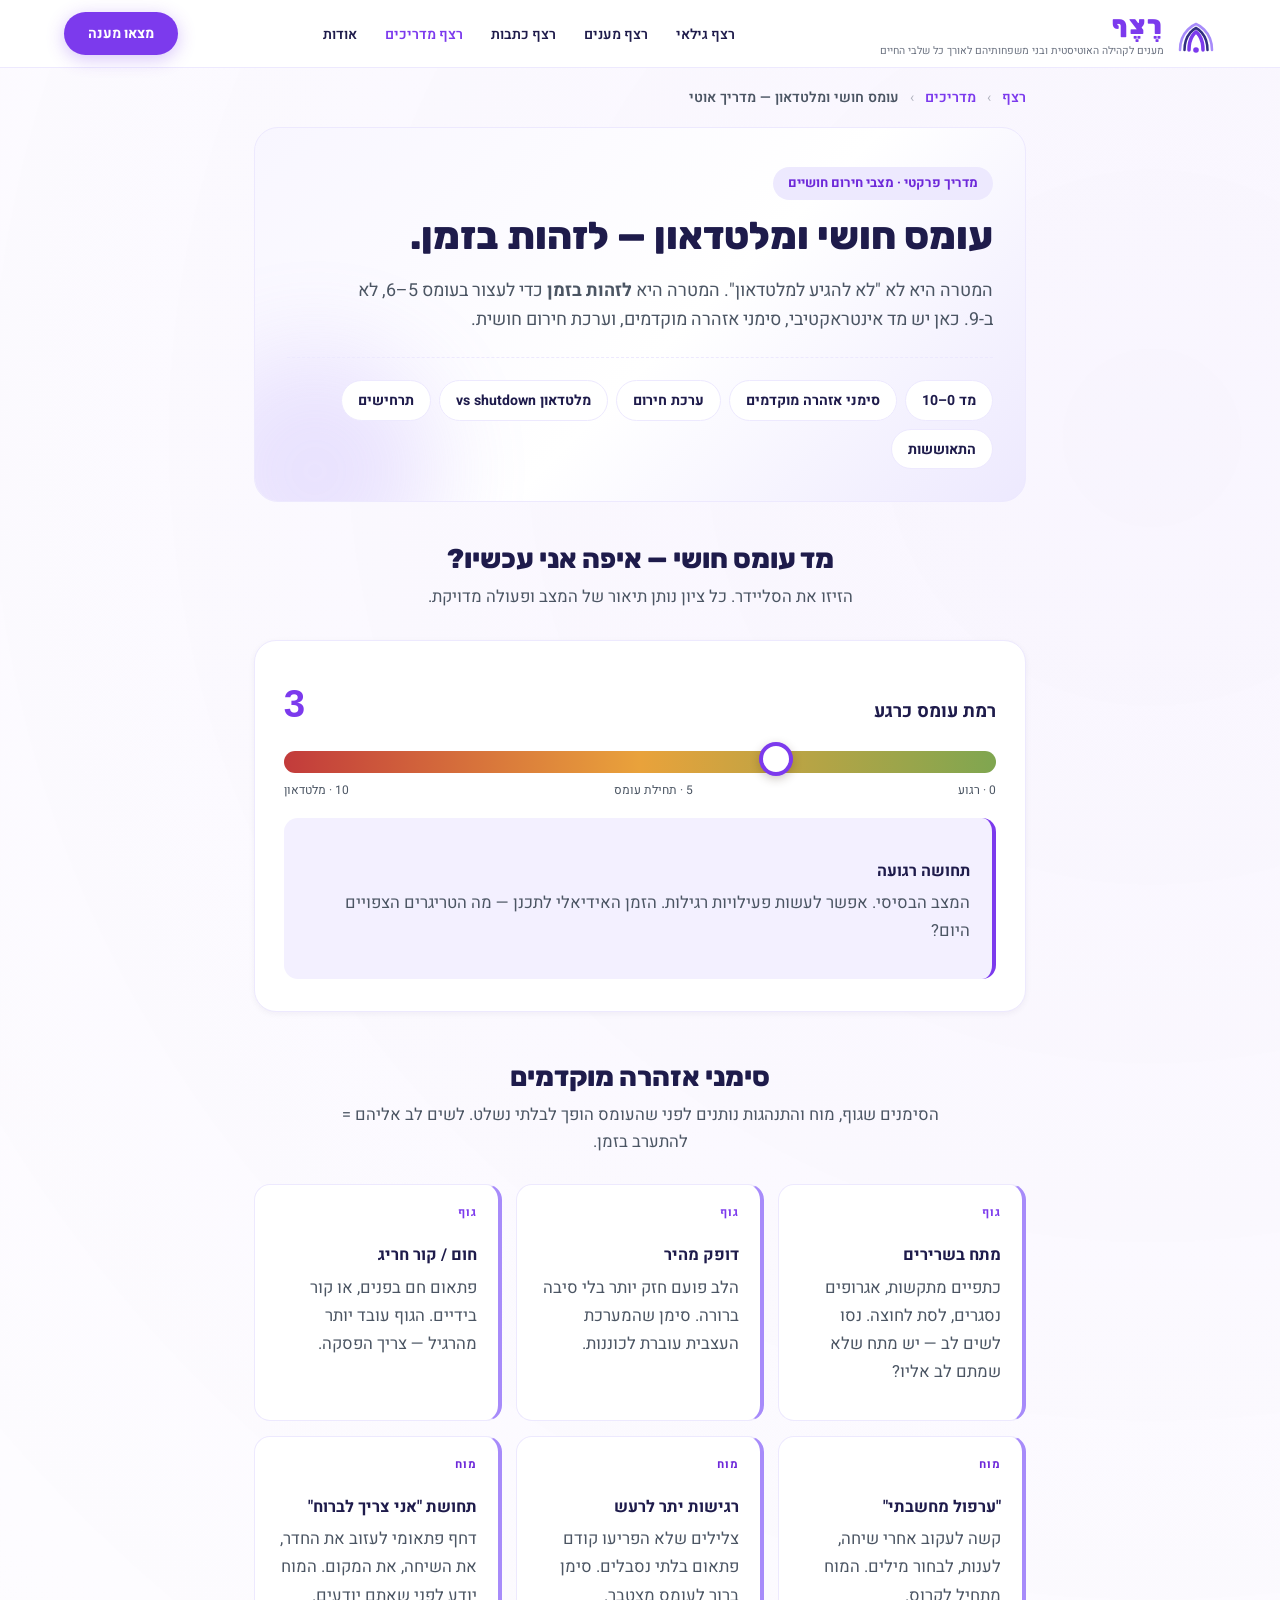
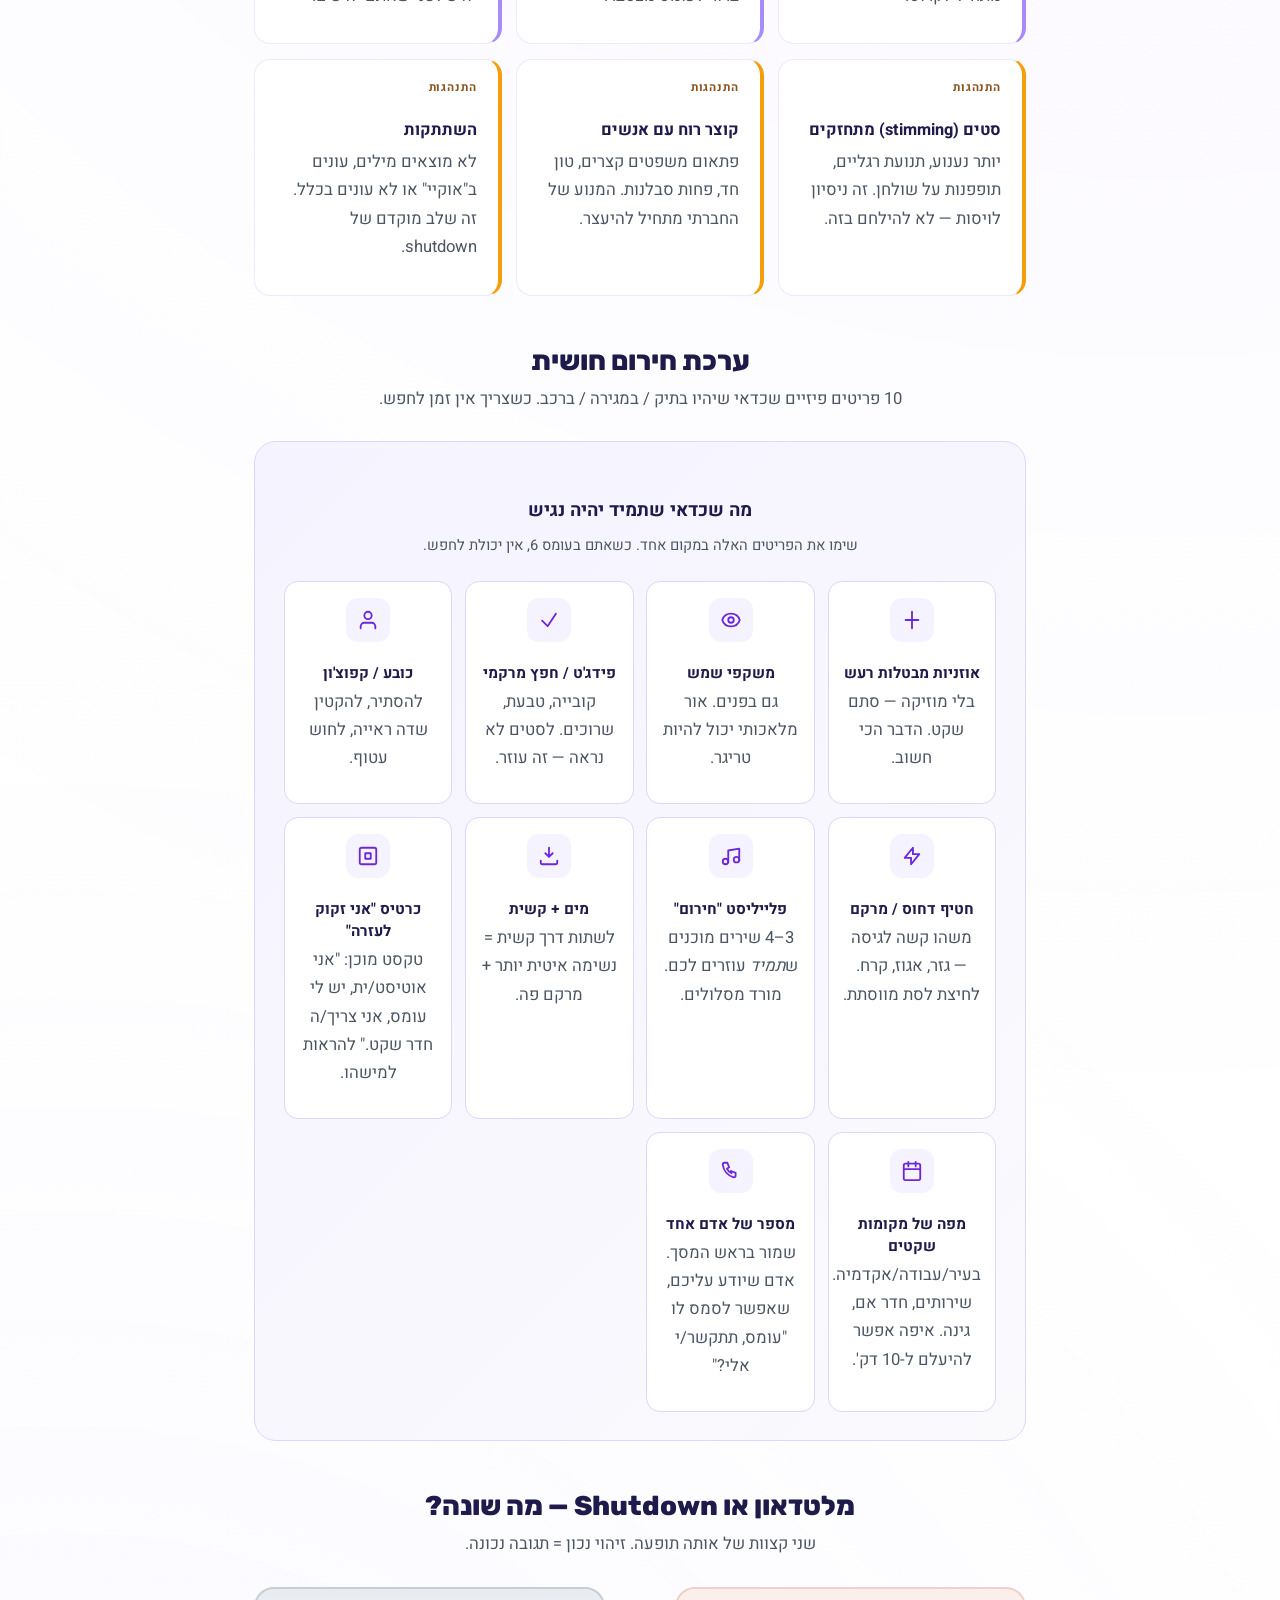
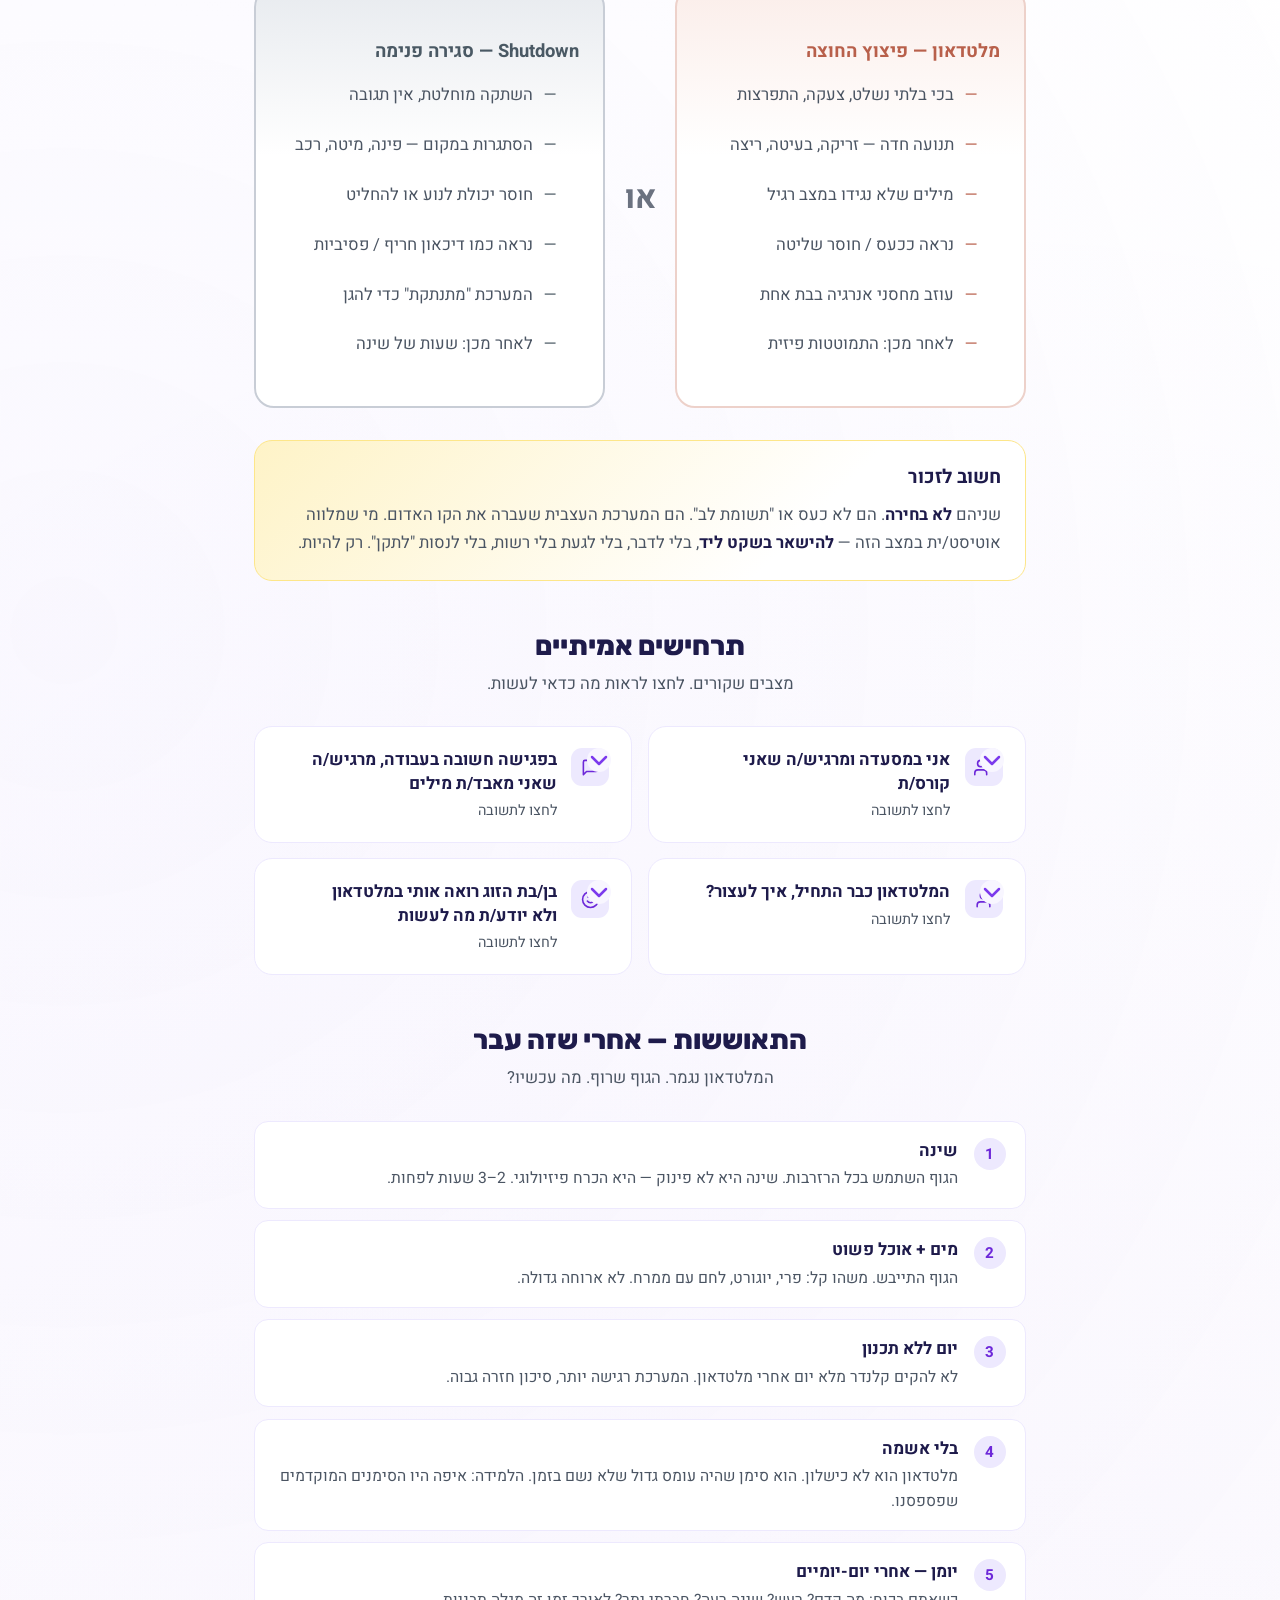
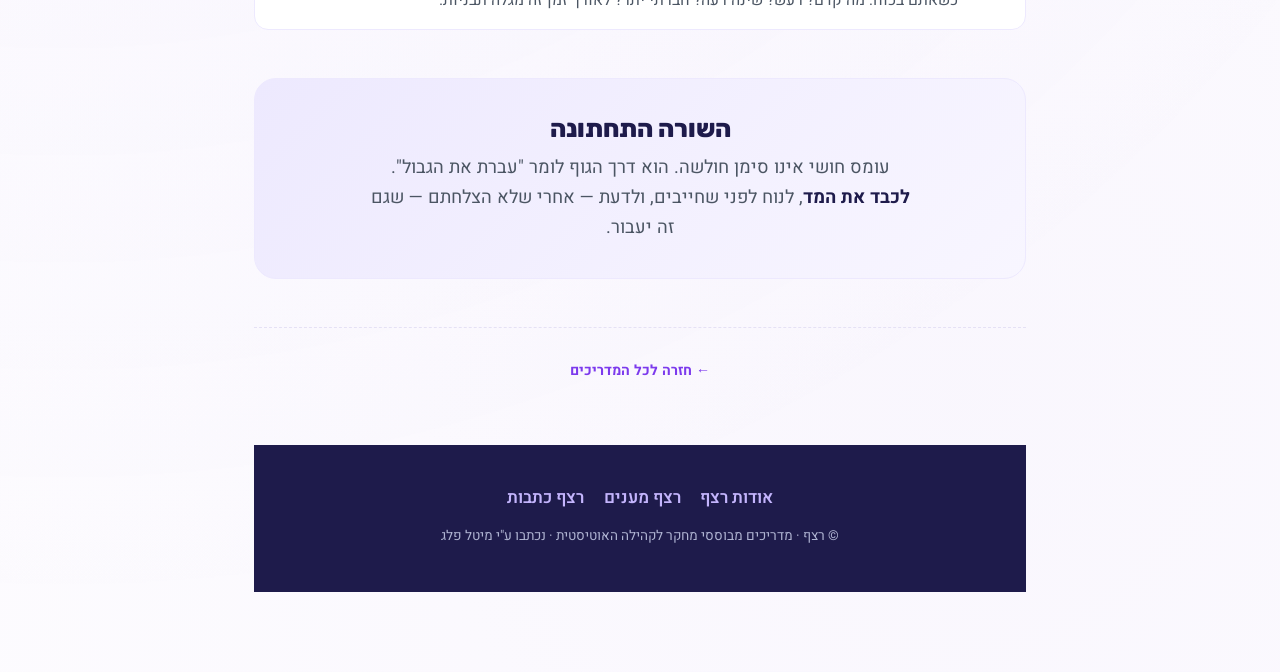
<file: guides/sensory-overload.html>
<!DOCTYPE html>
<html lang="he" dir="rtl">
<head>
<meta charset="UTF-8">
<meta name="viewport" content="width=device-width, initial-scale=1.0">
<title>עומס חושי ומלטדאון — מדריך אוטי</title>
<meta name="description" content="מדריך אינטראקטיבי לעומס חושי — מד 0–10, סימני אזהרה מוקדמים, ערכת חירום חושית, טכניקות הרגעה, ותרחישים אמיתיים.">
<style>
  /* Sensory meter — ייחודי למדריך זה */
  .meter-wrap {
    background: var(--white);
    border: 1.5px solid var(--border-soft);
    border-radius: 22px;
    padding: 2rem 1.8rem;
    margin: 1rem 0 2rem;
    box-shadow: var(--shadow-sm);
  }
  .meter-head {
    display: flex; justify-content: space-between; align-items: baseline;
    margin-bottom: 1rem;
  }
  .meter-head h3 { font-size: 1.2rem; font-family: 'Heebo', sans-serif; margin: 0; }
  .meter-head .meter-value {
    font-family: 'Bellefair', sans-serif;
    font-size: 2.4rem;
    font-weight: 700;
    color: var(--terracotta-deep);
    line-height: 1;
  }
  .meter-scale {
    position: relative;
    height: 22px;
    background: linear-gradient(270deg, #7FA650 0%, #E9A23B 50%, #C23B3B 100%);
    border-radius: 999px;
    margin-bottom: 0.5rem;
  }
  .meter-marks {
    display: flex; justify-content: space-between;
    font-size: 0.75rem;
    color: var(--ink-soft);
    font-family: 'Heebo', sans-serif;
    margin-bottom: 1.2rem;
  }
  .meter-slider {
    -webkit-appearance: none; appearance: none;
    width: 100%; height: 22px;
    background: transparent; margin: 0;
    position: absolute; top: 0; left: 0;
    cursor: pointer;
    direction: rtl;
  }
  .meter-slider::-webkit-slider-thumb {
    -webkit-appearance: none; appearance: none;
    width: 34px; height: 34px;
    border-radius: 50%;
    background: var(--white);
    border: 4px solid var(--terracotta-deep);
    cursor: pointer;
    box-shadow: 0 3px 10px rgba(60, 40, 25, 0.25);
    margin-top: -6px;
  }
  .meter-slider::-moz-range-thumb {
    width: 34px; height: 34px;
    border-radius: 50%;
    background: var(--white);
    border: 4px solid var(--terracotta-deep);
    cursor: pointer;
    box-shadow: 0 3px 10px rgba(60, 40, 25, 0.25);
  }
  .meter-advice {
    background: var(--paper-deep);
    border-radius: 14px;
    padding: 1.2rem 1.4rem;
    margin-top: 1.2rem;
    border-inline-start: 4px solid var(--terracotta-deep);
  }
  .meter-advice h4 {
    font-size: 1rem;
    font-family: 'Heebo', sans-serif;
    margin-bottom: 0.4rem;
    color: var(--ink);
  }
  .meter-advice p { font-size: 0.95rem; color: var(--ink-soft); margin: 0; line-height: 1.6; }

  /* Signs — סימני אזהרה מוקדמים */
  .signs-grid {
    display: grid;
    grid-template-columns: repeat(auto-fit, minmax(220px, 1fr));
    gap: 0.9rem;
    margin: 1rem 0 2rem;
  }
  .sign {
    background: var(--white);
    border: 1.5px solid var(--border-soft);
    border-radius: 16px;
    padding: 1.2rem 1.3rem;
    position: relative;
  }
  .sign.body    { border-inline-start: 4px solid var(--terracotta); }
  .sign.mind    { border-inline-start: 4px solid var(--olive); }
  .sign.behave  { border-inline-start: 4px solid var(--pumpkin); }
  .sign-cat {
    font-size: 0.72rem;
    text-transform: uppercase;
    letter-spacing: 0.08em;
    font-weight: 700;
    margin-bottom: 0.35rem;
    font-family: 'Heebo', sans-serif;
  }
  .sign.body .sign-cat    { color: var(--terracotta-deep); }
  .sign.mind .sign-cat    { color: var(--olive-deep); }
  .sign.behave .sign-cat  { color: #8a5420; }
  .sign h4 {
    font-size: 1.02rem;
    font-family: 'Heebo', sans-serif;
    margin-bottom: 0.4rem;
    color: var(--ink);
  }
  .sign p { font-size: 0.88rem; color: var(--ink-soft); margin: 0; line-height: 1.55; }

  /* Emergency kit — ערכת חירום חושית */
  .kit {
    background: linear-gradient(135deg, var(--olive-pale) 0%, var(--paper-cream) 100%);
    border: 1.5px solid var(--olive-soft);
    border-radius: 22px;
    padding: 1.8rem;
    margin: 1rem 0 2rem;
  }
  .kit h3 {
    text-align: center;
    font-family: 'Bellefair', sans-serif;
    font-size: 1.4rem;
    color: var(--olive-deep);
    margin-bottom: 0.4rem;
  }
  .kit .kit-sub {
    text-align: center;
    font-size: 0.92rem;
    color: var(--ink-soft);
    margin-bottom: 1.4rem;
  }
  .kit-items {
    display: grid;
    grid-template-columns: repeat(auto-fit, minmax(150px, 1fr));
    gap: 0.8rem;
  }
  .kit-item {
    background: var(--white);
    border-radius: 14px;
    padding: 1rem 0.9rem;
    text-align: center;
    border: 1px solid var(--olive-soft);
    transition: transform 0.2s;
  }
  .kit-item:hover { transform: translateY(-2px); }
  .kit-item .kit-ic {
    width: 44px; height: 44px;
    background: var(--olive-pale);
    color: var(--olive-deep);
    border-radius: 12px;
    display: grid; place-items: center;
    margin: 0 auto 0.6rem;
  }
  .kit-item .kit-ic svg { width: 22px; height: 22px; }
  .kit-item h4 {
    font-size: 0.95rem;
    font-family: 'Heebo', sans-serif;
    margin-bottom: 0.25rem;
    color: var(--ink);
  }
  .kit-item p { font-size: 0.78rem; color: var(--ink-soft); margin: 0; line-height: 1.5; }

  /* Meltdown vs shutdown — השוואה */
  .vs-compare {
    display: grid;
    grid-template-columns: 1fr auto 1fr;
    gap: 1.2rem;
    align-items: stretch;
    margin: 1rem 0 2rem;
  }
  .vs-card {
    background: var(--white);
    border: 2px solid var(--border-soft);
    border-radius: 20px;
    padding: 1.5rem 1.5rem;
  }
  .vs-card.melt     { border-color: #EDD1CA; background: linear-gradient(180deg, #FBEEEA 0%, var(--white) 40%); }
  .vs-card.shut     { border-color: #C8CDD6; background: linear-gradient(180deg, #E8EBEF 0%, var(--white) 40%); }
  .vs-card h3 {
    font-family: 'Bellefair', sans-serif;
    font-size: 1.3rem;
    margin-bottom: 0.8rem;
  }
  .vs-card.melt h3 { color: #B8604B; }
  .vs-card.shut h3 { color: #4A5964; }
  .vs-card ul { list-style: none; padding: 0; margin: 0; }
  .vs-card li {
    font-size: 0.93rem;
    padding: 0.45rem 0;
    padding-inline-start: 1.5rem;
    position: relative;
    color: var(--ink-soft);
  }
  .vs-card li::before {
    content: "—";
    position: absolute;
    inset-inline-start: 0;
    top: 0.45rem;
  }
  .vs-card.melt li::before { color: #B8604B; }
  .vs-card.shut li::before { color: #4A5964; }
  .vs-divider {
    display: grid;
    place-items: center;
    font-family: 'Bellefair', sans-serif;
    font-size: 2rem;
    font-weight: 700;
    color: var(--ink-light);
  }
  @media (max-width: 720px) {
    .vs-compare { grid-template-columns: 1fr; }
    .vs-divider { padding: 0.2rem 0; }
  }
</style>
<link rel="stylesheet" href="rezef-guides.css">
</head>
<body>

<nav class="rezef-nav">
  <a href="../index.html#" class="logo">
    <svg class="logo-svg" viewBox="0 0 40 40" fill="none" aria-hidden="true">
      <path d="M4 36 C4 16 20 10 20 10 C20 10 36 16 36 36" stroke="#A78BFA" stroke-width="2.5" stroke-linecap="round" fill="none"/>
      <path d="M8.5 36 C8.5 19 20 14 20 14 C20 14 31.5 19 31.5 36" stroke="#312E81" stroke-width="2.5" stroke-linecap="round" fill="none"/>
      <path d="M13 36 C13 22 20 18 20 18 C20 18 27 22 27 36" stroke="#7C3AED" stroke-width="3.5" stroke-linecap="round" fill="none"/>
      <circle cx="20" cy="36" r="2.8" fill="#7C3AED"/>
    </svg>
    <div>
      <div class="logo-name">רֶצֶף</div>
      <div class="logo-tag">מענים לקהילה האוטיסטית ובני משפחותיהם לאורך כל שלבי החיים</div>
    </div>
  </a>
  <ul class="nav-links">
    <li><a href="../index.html#ages">רצף גילאי</a></li>
    <li><a href="../index.html#svc">רצף מענים</a></li>
    <li><a href="../index.html#articles">רצף כתבות</a></li>
    <li><a href="index.html" class="active">רצף מדריכים</a></li>
    <li><a href="../index.html#about">אודות</a></li>
  </ul>
  <a href="../index.html#ages" class="nav-cta">מצאו מענה</a>
</nav>

<nav class="rezef-breadcrumb" aria-label="פירורי לחם">
  <a href="../index.html">רצף</a>
  <span class="sep">›</span>
  <a href="index.html">מדריכים</a>
  <span class="sep">›</span>
  <span class="current">עומס חושי ומלטדאון — מדריך אוטי</span>
</nav>

<main class="guide-wrap">

  <header class="guide-hero">
    <span class="guide-eyebrow">מדריך פרקטי · מצבי חירום חושיים</span>
    <h1>עומס חושי ומלטדאון — לזהות בזמן.</h1>
    <p class="lede">
      המטרה היא לא "לא להגיע למלטדאון". המטרה היא <strong>לזהות בזמן</strong>
      כדי לעצור בעומס 5–6, לא ב-9. כאן יש מד אינטראקטיבי, סימני אזהרה מוקדמים,
      וערכת חירום חושית.
    </p>
    <nav class="nav-pills">
      <a href="#meter" class="nav-pill">מד 0–10</a>
      <a href="#signs" class="nav-pill">סימני אזהרה מוקדמים</a>
      <a href="#kit" class="nav-pill">ערכת חירום</a>
      <a href="#vs" class="nav-pill">מלטדאון vs shutdown</a>
      <a href="#scenarios" class="nav-pill">תרחישים</a>
      <a href="#recovery" class="nav-pill">התאוששות</a>
    </nav>
  </header>

  <!-- METER -->
  <section class="gs" id="meter">
    <div class="section-head">
      <h2>מד עומס חושי — איפה אני עכשיו?</h2>
      <p>הזיזו את הסליידר. כל ציון נותן תיאור של המצב ופעולה מדויקת.</p>
    </div>
    <div class="meter-wrap">
      <div class="meter-head">
        <h3>רמת עומס כרגע</h3>
        <div class="meter-value" id="meter-val">3</div>
      </div>
      <div class="meter-scale">
        <input type="range" min="0" max="10" value="3" class="meter-slider" id="meter-slider">
      </div>
      <div class="meter-marks">
        <span>0 · רגוע</span>
        <span>5 · תחילת עומס</span>
        <span>10 · מלטדאון</span>
      </div>
      <div class="meter-advice" id="meter-advice">
        <h4 id="meter-state">תחושה רגועה</h4>
        <p id="meter-action">המצב הבסיסי. אפשר לעשות פעילויות רגילות. הזמן האידיאלי לתכנן — מה הטריגרים הצפויים היום?</p>
      </div>
    </div>
  </section>

  <!-- EARLY SIGNS -->
  <section class="gs" id="signs">
    <div class="section-head">
      <h2>סימני אזהרה מוקדמים</h2>
      <p>הסימנים שגוף, מוח והתנהגות נותנים לפני שהעומס הופך לבלתי נשלט. לשים לב אליהם = להתערב בזמן.</p>
    </div>
    <div class="signs-grid">
      <div class="sign body">
        <div class="sign-cat">גוף</div>
        <h4>מתח בשרירים</h4>
        <p>כתפיים מתקשות, אגרופים נסגרים, לסת לחוצה. נסו לשים לב — יש מתח שלא שמתם לב אליו?</p>
      </div>
      <div class="sign body">
        <div class="sign-cat">גוף</div>
        <h4>דופק מהיר</h4>
        <p>הלב פועם חזק יותר בלי סיבה ברורה. סימן שהמערכת העצבית עוברת לכוננות.</p>
      </div>
      <div class="sign body">
        <div class="sign-cat">גוף</div>
        <h4>חום / קור חריג</h4>
        <p>פתאום חם בפנים, או קור בידיים. הגוף עובד יותר מהרגיל — צריך הפסקה.</p>
      </div>
      <div class="sign mind">
        <div class="sign-cat">מוח</div>
        <h4>"ערפול מחשבתי"</h4>
        <p>קשה לעקוב אחרי שיחה, לענות, לבחור מילים. המוח מתחיל לקרוס.</p>
      </div>
      <div class="sign mind">
        <div class="sign-cat">מוח</div>
        <h4>רגישות יתר לרעש</h4>
        <p>צלילים שלא הפריעו קודם פתאום בלתי נסבלים. סימן ברור לעומס מצטבר.</p>
      </div>
      <div class="sign mind">
        <div class="sign-cat">מוח</div>
        <h4>תחושת "אני צריך לברוח"</h4>
        <p>דחף פתאומי לעזוב את החדר, את השיחה, את המקום. המוח יודע לפני שאתם יודעים.</p>
      </div>
      <div class="sign behave">
        <div class="sign-cat">התנהגות</div>
        <h4>סטים (stimming) מתחזקים</h4>
        <p>יותר נענוע, תנועת רגליים, תופפנות על שולחן. זה ניסיון לויסות — לא להילחם בזה.</p>
      </div>
      <div class="sign behave">
        <div class="sign-cat">התנהגות</div>
        <h4>קוצר רוח עם אנשים</h4>
        <p>פתאום משפטים קצרים, טון חד, פחות סבלנות. המנוע של החברתי מתחיל להיעצר.</p>
      </div>
      <div class="sign behave">
        <div class="sign-cat">התנהגות</div>
        <h4>השתתקות</h4>
        <p>לא מוצאים מילים, עונים ב"אוקיי" או לא עונים בכלל. זה שלב מוקדם של shutdown.</p>
      </div>
    </div>
  </section>

  <!-- EMERGENCY KIT -->
  <section class="gs" id="kit">
    <div class="section-head">
      <h2>ערכת חירום חושית</h2>
      <p>10 פריטים פיזיים שכדאי שיהיו בתיק / במגירה / ברכב. כשצריך אין זמן לחפש.</p>
    </div>
    <div class="kit">
      <h3>מה שכדאי שתמיד יהיה נגיש</h3>
      <p class="kit-sub">שימו את הפריטים האלה במקום אחד. כשאתם בעומס 6, אין יכולת לחפש.</p>
      <div class="kit-items">
        <div class="kit-item">
          <div class="kit-ic"><svg fill="none" stroke="currentColor" stroke-width="2" viewBox="0 0 24 24"><path stroke-linecap="round" stroke-linejoin="round" d="M12 3v18M5 12h14"/></svg></div>
          <h4>אוזניות מבטלות רעש</h4>
          <p>בלי מוזיקה — סתם שקט. הדבר הכי חשוב.</p>
        </div>
        <div class="kit-item">
          <div class="kit-ic"><svg fill="none" stroke="currentColor" stroke-width="2" viewBox="0 0 24 24"><path stroke-linecap="round" stroke-linejoin="round" d="M2.458 12C3.732 7.943 7.523 5 12 5c4.478 0 8.268 2.943 9.542 7-1.274 4.057-5.064 7-9.542 7-4.477 0-8.268-2.943-9.542-7z"/><circle cx="12" cy="12" r="3"/></svg></div>
          <h4>משקפי שמש</h4>
          <p>גם בפנים. אור מלאכותי יכול להיות טריגר.</p>
        </div>
        <div class="kit-item">
          <div class="kit-ic"><svg fill="none" stroke="currentColor" stroke-width="2" viewBox="0 0 24 24"><path stroke-linecap="round" stroke-linejoin="round" d="M4.5 12.75l6 6 9-13.5"/></svg></div>
          <h4>פידג'ט / חפץ מרקמי</h4>
          <p>קובייה, טבעת, שרוכים. לסטים לא נראה — זה עוזר.</p>
        </div>
        <div class="kit-item">
          <div class="kit-ic"><svg fill="none" stroke="currentColor" stroke-width="2" viewBox="0 0 24 24"><path stroke-linecap="round" stroke-linejoin="round" d="M20 21v-2a4 4 0 00-4-4H8a4 4 0 00-4 4v2"/><circle cx="12" cy="7" r="4"/></svg></div>
          <h4>כובע / קפוצ'ון</h4>
          <p>להסתיר, להקטין שדה ראייה, לחוש עטוף.</p>
        </div>
        <div class="kit-item">
          <div class="kit-ic"><svg fill="none" stroke="currentColor" stroke-width="2" viewBox="0 0 24 24"><path stroke-linecap="round" stroke-linejoin="round" d="M13 10V3L4 14h7v7l9-11h-7z"/></svg></div>
          <h4>חטיף דחוס / מרקם</h4>
          <p>משהו קשה לגיסה — גזר, אגוז, קרח. לחיצת לסת מווסתת.</p>
        </div>
        <div class="kit-item">
          <div class="kit-ic"><svg fill="none" stroke="currentColor" stroke-width="2" viewBox="0 0 24 24"><path stroke-linecap="round" stroke-linejoin="round" d="M9 19V6l12-2v13"/><circle cx="6" cy="18" r="3"/><circle cx="18" cy="16" r="3"/></svg></div>
          <h4>פלייליסט "חירום"</h4>
          <p>3–4 שירים מוכנים ש<em>תמיד</em> עוזרים לכם. מורד מסלולים.</p>
        </div>
        <div class="kit-item">
          <div class="kit-ic"><svg fill="none" stroke="currentColor" stroke-width="2" viewBox="0 0 24 24"><path stroke-linecap="round" stroke-linejoin="round" d="M12 3v10m0 0l-4-4m4 4l4-4M3 17v2a2 2 0 002 2h14a2 2 0 002-2v-2"/></svg></div>
          <h4>מים + קשית</h4>
          <p>לשתות דרך קשית = נשימה איטית יותר + מרקם פה.</p>
        </div>
        <div class="kit-item">
          <div class="kit-ic"><svg fill="none" stroke="currentColor" stroke-width="2" viewBox="0 0 24 24"><rect x="3" y="3" width="18" height="18" rx="2"/><path stroke-linecap="round" stroke-linejoin="round" d="M9 9h6v6H9z"/></svg></div>
          <h4>כרטיס "אני זקוק לעזרה"</h4>
          <p>טקסט מוכן: "אני אוטיסט/ית, יש לי עומס, אני צריך/ה חדר שקט." להראות למישהו.</p>
        </div>
        <div class="kit-item">
          <div class="kit-ic"><svg fill="none" stroke="currentColor" stroke-width="2" viewBox="0 0 24 24"><path stroke-linecap="round" stroke-linejoin="round" d="M16 2v5M8 2v5M3 10h18M5 4h14a2 2 0 012 2v14a2 2 0 01-2 2H5a2 2 0 01-2-2V6a2 2 0 012-2z"/></svg></div>
          <h4>מפה של מקומות שקטים</h4>
          <p>בעיר/עבודה/אקדמיה. שירותים, חדר אם, גינה. איפה אפשר להיעלם ל-10 דק'.</p>
        </div>
        <div class="kit-item">
          <div class="kit-ic"><svg fill="none" stroke="currentColor" stroke-width="2" viewBox="0 0 24 24"><path stroke-linecap="round" stroke-linejoin="round" d="M3 5a2 2 0 012-2h3l2 5-2.5 1.5a11 11 0 005 5L12 12l5 2v3a2 2 0 01-2 2A17 17 0 013 5z"/></svg></div>
          <h4>מספר של אדם אחד</h4>
          <p>שמור בראש המסך. אדם שיודע עליכם, שאפשר לסמס לו "עומס, תתקשר/י אלי?"</p>
        </div>
      </div>
    </div>
  </section>

  <!-- MELTDOWN VS SHUTDOWN -->
  <section class="gs" id="vs">
    <div class="section-head">
      <h2>מלטדאון או Shutdown — מה שונה?</h2>
      <p>שני קצוות של אותה תופעה. זיהוי נכון = תגובה נכונה.</p>
    </div>
    <div class="vs-compare">
      <div class="vs-card melt">
        <h3>מלטדאון — פיצוץ החוצה</h3>
        <ul>
          <li>בכי בלתי נשלט, צעקה, התפרצות</li>
          <li>תנועה חדה — זריקה, בעיטה, ריצה</li>
          <li>מילים שלא נגידו במצב רגיל</li>
          <li>נראה ככעס / חוסר שליטה</li>
          <li>עוזב מחסני אנרגיה בבת אחת</li>
          <li>לאחר מכן: התמוטטות פיזית</li>
        </ul>
      </div>
      <div class="vs-divider">או</div>
      <div class="vs-card shut">
        <h3>Shutdown — סגירה פנימה</h3>
        <ul>
          <li>השתקה מוחלטת, אין תגובה</li>
          <li>הסתגרות במקום — פינה, מיטה, רכב</li>
          <li>חוסר יכולת לנוע או להחליט</li>
          <li>נראה כמו דיכאון חריף / פסיביות</li>
          <li>המערכת "מתנתקת" כדי להגן</li>
          <li>לאחר מכן: שעות של שינה</li>
        </ul>
      </div>
    </div>
    <div class="gcard tone-butter">
      <h3>חשוב לזכור</h3>
      <p>
        שניהם <strong>לא בחירה</strong>. הם לא כעס או "תשומת לב". הם המערכת העצבית שעברה את הקו האדום.
        מי שמלווה אוטיסט/ית במצב הזה — <strong>להישאר בשקט ליד</strong>, בלי לדבר, בלי לגעת בלי רשות,
        בלי לנסות "לתקן". רק להיות.
      </p>
    </div>
  </section>

  <!-- SCENARIOS -->
  <section class="gs" id="scenarios">
    <div class="section-head">
      <h2>תרחישים אמיתיים</h2>
      <p>מצבים שקורים. לחצו לראות מה כדאי לעשות.</p>
    </div>
    <div class="scenarios">

      <div class="scn">
        <div class="scn-q">
          <div class="q-ic"><svg fill="none" stroke="currentColor" stroke-width="2" viewBox="0 0 24 24"><path stroke-linecap="round" stroke-linejoin="round" d="M16 21v-2a4 4 0 00-4-4H5a4 4 0 00-4 4v2"/><circle cx="8.5" cy="7" r="4"/></svg></div>
          <div class="q-text">
            <h4>אני במסעדה ומרגיש/ה שאני קורס/ת</h4>
            <div class="hint">לחצו לתשובה</div>
          </div>
          <span class="toggle"><svg fill="none" stroke="currentColor" stroke-width="2.5" viewBox="0 0 24 24"><path stroke-linecap="round" stroke-linejoin="round" d="M19 9l-7 7-7-7"/></svg></span>
        </div>
        <div class="scn-a"><div class="a-inner">
          <span class="verdict yellow"><svg fill="none" stroke="currentColor" stroke-width="3" viewBox="0 0 24 24"><path stroke-linecap="round" stroke-linejoin="round" d="M12 9v2m0 4h.01"/></svg> לעצור לפני שזה גרוע</span>
          <p>במסעדה יש רעש, ריחות חזקים, אור חלש-חזק. אם הגעתם ל-6 — לצאת עכשיו, לא אחרי המנה הבאה.</p>
          <div class="answer-block">
            <strong class="lbl">מה להגיד למי שאתם איתם</strong>
            "יש לי עומס חושי. אני יוצא/ת ל-5 דק' החוצה, תזמין/י לי משהו קל. תודה."
          </div>
          <div class="answer-block">
            <strong class="lbl">בחוץ</strong>
            אוזניות, להסתכל על משהו אחד רחוק (עץ, שלט), לנשום 4 שניות → 6 שניות. חוזרים אחרי 10 דק' או לא חוזרים. שניהם בסדר.
          </div>
        </div></div>
      </div>

      <div class="scn">
        <div class="scn-q">
          <div class="q-ic"><svg fill="none" stroke="currentColor" stroke-width="2" viewBox="0 0 24 24"><path stroke-linecap="round" stroke-linejoin="round" d="M21 15a2 2 0 01-2 2H7l-4 4V5a2 2 0 012-2h14a2 2 0 012 2z"/></svg></div>
          <div class="q-text">
            <h4>בפגישה חשובה בעבודה, מרגיש/ה שאני מאבד/ת מילים</h4>
            <div class="hint">לחצו לתשובה</div>
          </div>
          <span class="toggle"><svg fill="none" stroke="currentColor" stroke-width="2.5" viewBox="0 0 24 24"><path stroke-linecap="round" stroke-linejoin="round" d="M19 9l-7 7-7-7"/></svg></span>
        </div>
        <div class="scn-a"><div class="a-inner">
          <span class="verdict yellow"><svg fill="none" stroke="currentColor" stroke-width="3" viewBox="0 0 24 24"><path stroke-linecap="round" stroke-linejoin="round" d="M12 9v2m0 4h.01"/></svg> לבקש דקה</span>
          <p>אובדן מילים הוא סימן ל-shutdown שמתחיל. לא להמשיך "להחזיק את עצמי" — זה יחמיר.</p>
          <div class="answer-block">
            <strong class="lbl">לבקש הפסקה</strong>
            "אני צריך/ה דקה, תיכף אחזור." קמים, הולכים לשירותים / מסדרון. 3 דקות בלי שיחה.
          </div>
          <div class="answer-block">
            <strong class="lbl">לחזור לפגישה</strong>
            אם אפשר — לבקש לעבור לדיון בצ'אט ולא בדיבור. "אני מקשיב/ה יותר טוב בכתב, אפשר שאשלח את התגובה שלי אחרי הפגישה?"
          </div>
        </div></div>
      </div>

      <div class="scn">
        <div class="scn-q">
          <div class="q-ic"><svg fill="none" stroke="currentColor" stroke-width="2" viewBox="0 0 24 24"><path stroke-linecap="round" stroke-linejoin="round" d="M20 21v-2a4 4 0 00-4-4H8a4 4 0 00-4 4v2"/><circle cx="12" cy="7" r="4"/></svg></div>
          <div class="q-text">
            <h4>המלטדאון כבר התחיל, איך לעצור?</h4>
            <div class="hint">לחצו לתשובה</div>
          </div>
          <span class="toggle"><svg fill="none" stroke="currentColor" stroke-width="2.5" viewBox="0 0 24 24"><path stroke-linecap="round" stroke-linejoin="round" d="M19 9l-7 7-7-7"/></svg></span>
        </div>
        <div class="scn-a"><div class="a-inner">
          <span class="verdict red"><svg fill="none" stroke="currentColor" stroke-width="3" viewBox="0 0 24 24"><path stroke-linecap="round" stroke-linejoin="round" d="M6 18L18 6M6 6l12 12"/></svg> לעבור, לא לעצור</span>
          <p>בשלב הזה כבר אי אפשר "לעצור". אפשר רק לעבור אותו בטוח. בושה ואשמה מחמירים — לזרוק אותן לרגע.</p>
          <div class="answer-block">
            <strong class="lbl">מיד</strong>
            לצאת ממקום של אנשים. חדר, שירותים, רכב. חושך, שקט, להיות לבד.
          </div>
          <div class="answer-block">
            <strong class="lbl">בזמן</strong>
            אם יש משהו לחוץ על הגוף (שמיכה כבדה, חיבוק עצמי, קיר בגב) — זה מרגיע. לא לדבר. לא לשפוט.
          </div>
          <div class="answer-block">
            <strong class="lbl">אחרי</strong>
            שינה. אכילה. הרבה מים. לא לנסות לחזור מיד לפעילות — הגוף זקוק ל-6 עד 24 שעות.
          </div>
        </div></div>
      </div>

      <div class="scn">
        <div class="scn-q">
          <div class="q-ic"><svg fill="none" stroke="currentColor" stroke-width="2" viewBox="0 0 24 24"><path stroke-linecap="round" stroke-linejoin="round" d="M12 2a10 10 0 00-10 10 10 10 0 0010 10 10 10 0 0010-10A10 10 0 0012 2z"/><path stroke-linecap="round" stroke-linejoin="round" d="M8 14s1.5 2 4 2 4-2 4-2M9 9h.01M15 9h.01"/></svg></div>
          <div class="q-text">
            <h4>בן/בת הזוג רואה אותי במלטדאון ולא יודע/ת מה לעשות</h4>
            <div class="hint">לחצו לתשובה</div>
          </div>
          <span class="toggle"><svg fill="none" stroke="currentColor" stroke-width="2.5" viewBox="0 0 24 24"><path stroke-linecap="round" stroke-linejoin="round" d="M19 9l-7 7-7-7"/></svg></span>
        </div>
        <div class="scn-a"><div class="a-inner">
          <span class="verdict green"><svg fill="none" stroke="currentColor" stroke-width="3" viewBox="0 0 24 24"><path stroke-linecap="round" stroke-linejoin="round" d="M5 13l4 4L19 7"/></svg> לתאם מראש</span>
          <p>שיחה <em>לפני</em> המלטדאון הבא — עדיפה על כל ניסיון באמצע. המוח לא קולט כלום באמצע.</p>
          <div class="answer-block">
            <strong class="lbl">להסביר מראש</strong>
            "כשאני במלטדאון, הכי עוזר לי: שקט, להיות לבד, לא לגעת בלי לשאול. אל תפחד/י — אני יוצא/ת מזה בתוך 30–90 דק'. אל תדבר/י איתי, תהיה/י בחדר השני."
          </div>
          <div class="answer-block">
            <strong class="lbl">להסכים על מילה</strong>
            מילת קוד — "עומס". אומרים אותה, בן/בת הזוג יודע/ת בלי להסביר שצריך מרחב. חוסך 95% מהחיכוך.
          </div>
        </div></div>
      </div>

    </div>
  </section>

  <!-- RECOVERY -->
  <section class="gs" id="recovery">
    <div class="section-head">
      <h2>התאוששות — אחרי שזה עבר</h2>
      <p>המלטדאון נגמר. הגוף שרוף. מה עכשיו?</p>
    </div>
    <div class="steps">
      <div class="step"><div><h4>שינה</h4><p>הגוף השתמש בכל הרזרבות. שינה היא לא פינוק — היא הכרח פיזיולוגי. 2–3 שעות לפחות.</p></div></div>
      <div class="step"><div><h4>מים + אוכל פשוט</h4><p>הגוף התייבש. משהו קל: פרי, יוגורט, לחם עם ממרח. לא ארוחה גדולה.</p></div></div>
      <div class="step"><div><h4>יום ללא תכנון</h4><p>לא להקים קלנדר מלא יום אחרי מלטדאון. המערכת רגישה יותר, סיכון חזרה גבוה.</p></div></div>
      <div class="step"><div><h4>בלי אשמה</h4><p>מלטדאון הוא לא כישלון. הוא סימן שהיה עומס גדול שלא נשם בזמן. הלמידה: איפה היו הסימנים המוקדמים שפספסנו.</p></div></div>
      <div class="step"><div><h4>יומן — אחרי יום-יומיים</h4><p>כשאתם בכוח: מה קדם? רעש? שינה רעה? חברתי יתר? לאורך זמן זה מגלה תבניות.</p></div></div>
    </div>
  </section>

  <section class="gs">
    <div class="big-reframe">
      <h3>השורה התחתונה</h3>
      <p>
        עומס חושי אינו סימן חולשה. הוא דרך הגוף לומר "עברת את הגבול". <strong>לכבד את המד</strong>,
        לנוח לפני שחייבים, ולדעת — אחרי שלא הצלחתם — שגם זה יעבור.
      </p>
    </div>
  </section>

    </div>

<footer class="guide-footer">
  <a href="index.html" class="back">← חזרה לכל המדריכים</a>
</footer>

<footer class="rezef-footer">
  <div class="ft-links">
    <a href="../index.html#about">אודות רצף</a>
    <a href="../index.html#svc">רצף מענים</a>
    <a href="../index.html#articles">רצף כתבות</a>
  </div>
  <p class="ft-note">© רצף · מדריכים מבוססי מחקר לקהילה האוטיסטית · נכתבו ע"י מיטל פלג</p>
</footer>

</main>

<script>
  // Sensory meter
  const slider = document.getElementById('meter-slider');
  const val = document.getElementById('meter-val');
  const state = document.getElementById('meter-state');
  const action = document.getElementById('meter-action');

  const levels = {
    0: ['רגיעה מלאה', 'המצב האופטימלי. אפשר לתכנן דברים שדורשים אנרגיה — שיחות חברתיות, עבודה מורכבת.'],
    1: ['רגיעה', 'עדיין בתוך האזור הבטוח. הזמן לעשות דברים שאתם אוהבים, לטעון מצברים.'],
    2: ['רגיעה', 'עדיין בסדר. אם חוש אחד מתחיל להרגיש — לשים לב.'],
    3: ['תחושה רגועה', 'המצב הבסיסי. אפשר לעשות פעילויות רגילות. הזמן האידיאלי לתכנן — מה הטריגרים הצפויים היום?'],
    4: ['תחילת חימום', 'משהו מפריע. לא דרמה, אבל לא להתעלם. שימו אוזניות, הפחיתו אור, קחו כוס מים.'],
    5: ['עומס מתחיל', 'קו הגבול. אם לא מתערבים עכשיו — זה יעלה. 10 דק\' שקטות, לצאת מהחדר, לנשום.'],
    6: ['עומס ברור', 'יוצא מהאזור הבטוח. <strong>להפסיק פעילות ולהתחיל ויסות</strong>. זה לא המקום לסיים משימה — זה המקום לנוח.'],
    7: ['עומס גבוה', 'אזור אזהרה. לבטל מה שאפשר. להוציא את ערכת החירום. לסמס לאדם אחד. להסתיר ממראה.'],
    8: ['על סף מלטדאון', 'עוד 5–15 דק\' ויגיע. <strong>לעזוב את הסביבה עכשיו</strong>. לבית, לרכב, לחדר שקט. בלי להסביר.'],
    9: ['רגע לפני', 'כנראה לא תוכלו למנוע. לצמצם נזק: מקום בטוח, לבד, חושך. לא לנסות לדבר. לא לנסות "להתגבר".'],
    10: ['מלטדאון', 'לא נעצר. <strong>לעבור אותו בטוח</strong>: שקט, חושך, לחץ על הגוף (שמיכה כבדה, פינה). הוא ייגמר. אחרי — שינה וכבוד לעצמכם.']
  };

  function updateMeter(n) {
    val.textContent = n;
    state.textContent = levels[n][0];
    action.innerHTML = levels[n][1];
  }

  slider.addEventListener('input', e => updateMeter(+e.target.value));

  // Accordion
  document.querySelectorAll('.scn').forEach(scn => {
    scn.addEventListener('click', (e) => {
      if (e.target.tagName === 'A') return;
      scn.classList.toggle('open');
    });
  });

  // Smooth scroll
  document.querySelectorAll('.nav-pill').forEach(a => {
    a.addEventListener('click', e => {
      e.preventDefault();
      document.querySelector(a.getAttribute('href')).scrollIntoView({ behavior: 'smooth', block: 'start' });
    });
  });
</script>

</body>
</html>
</file>
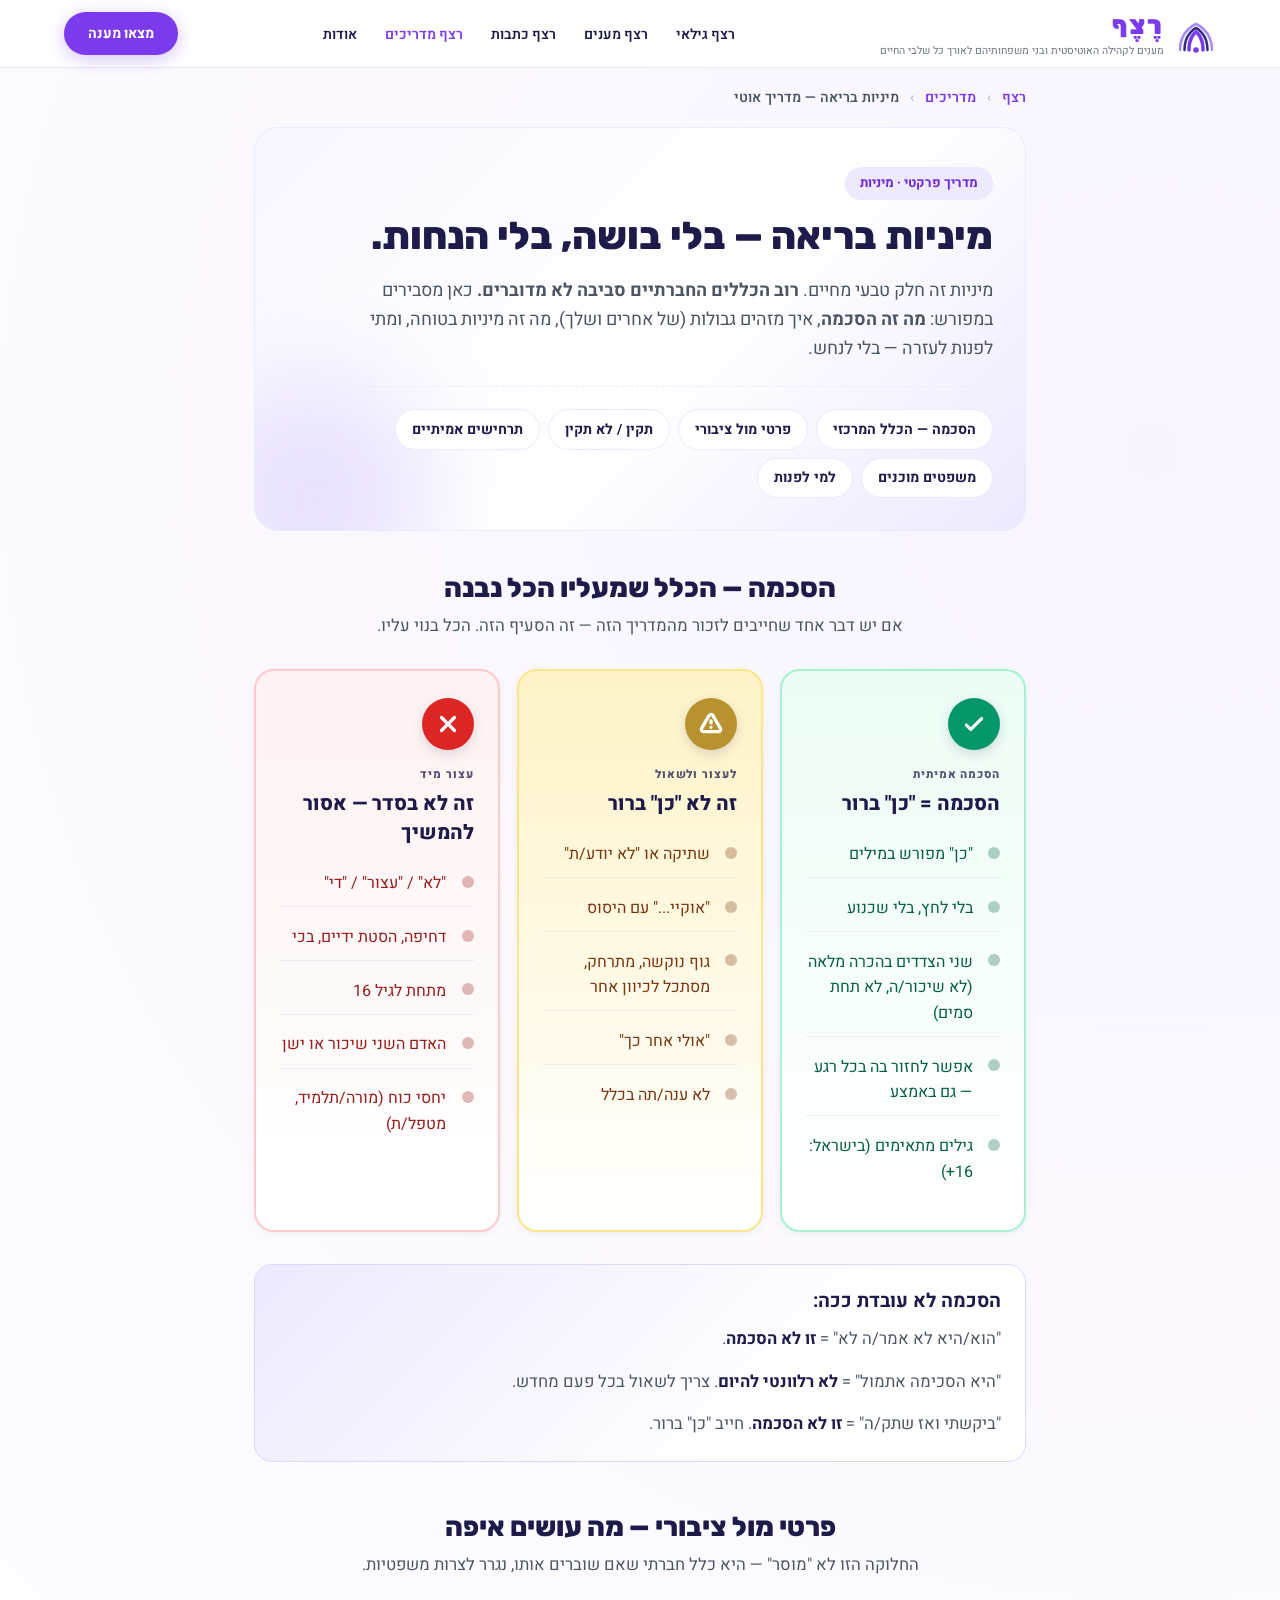
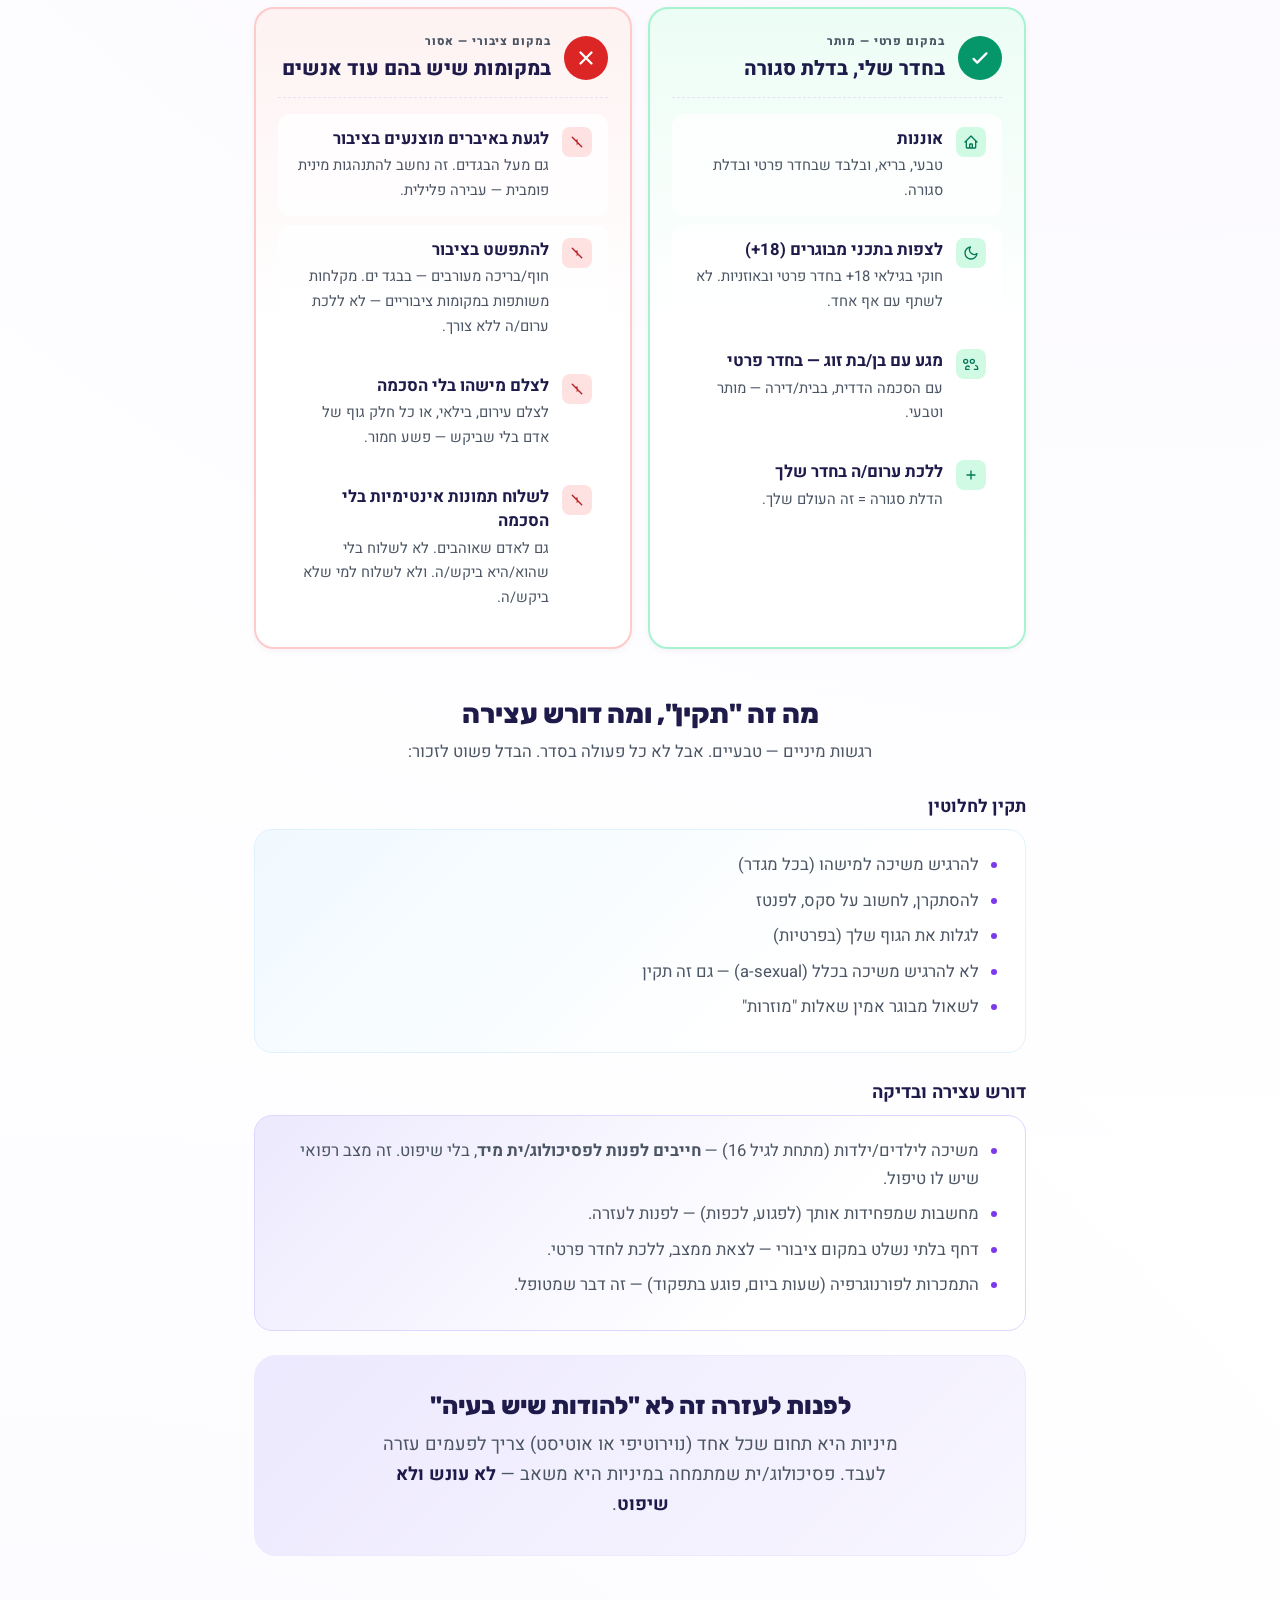
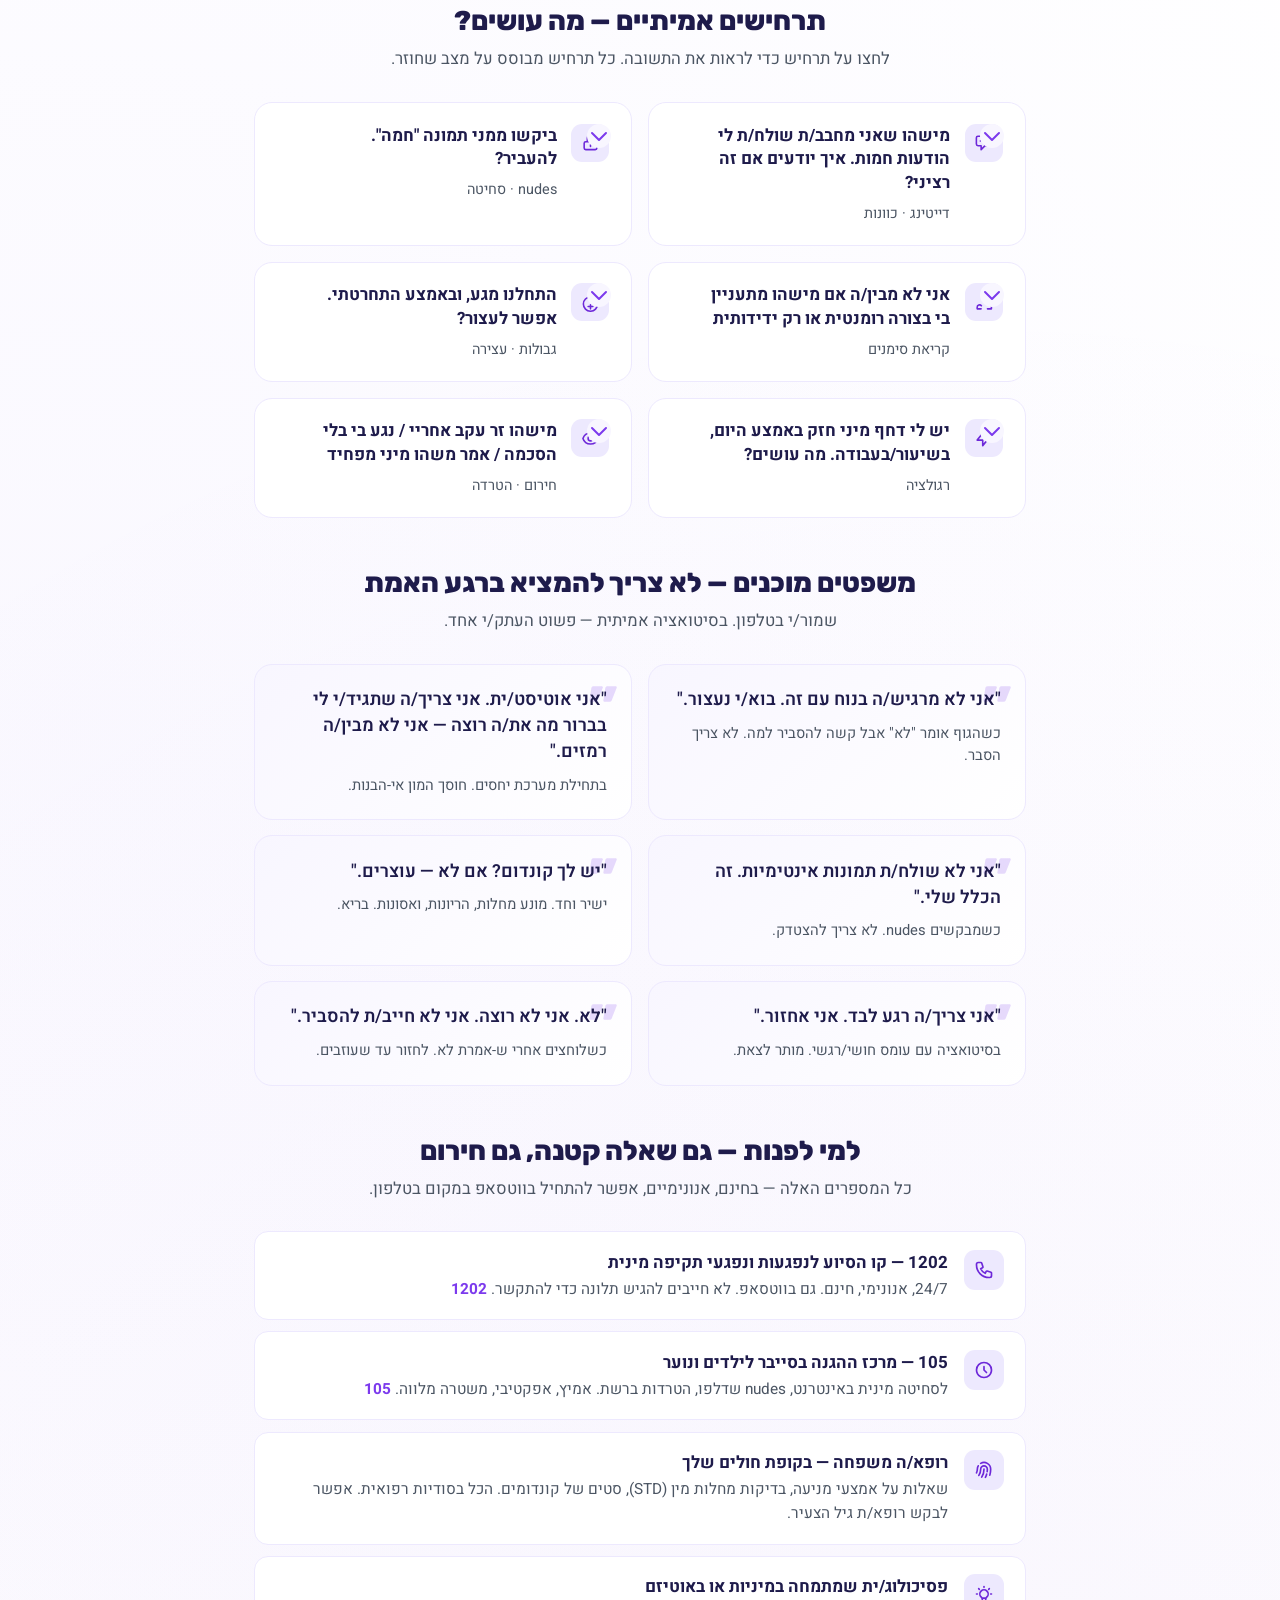
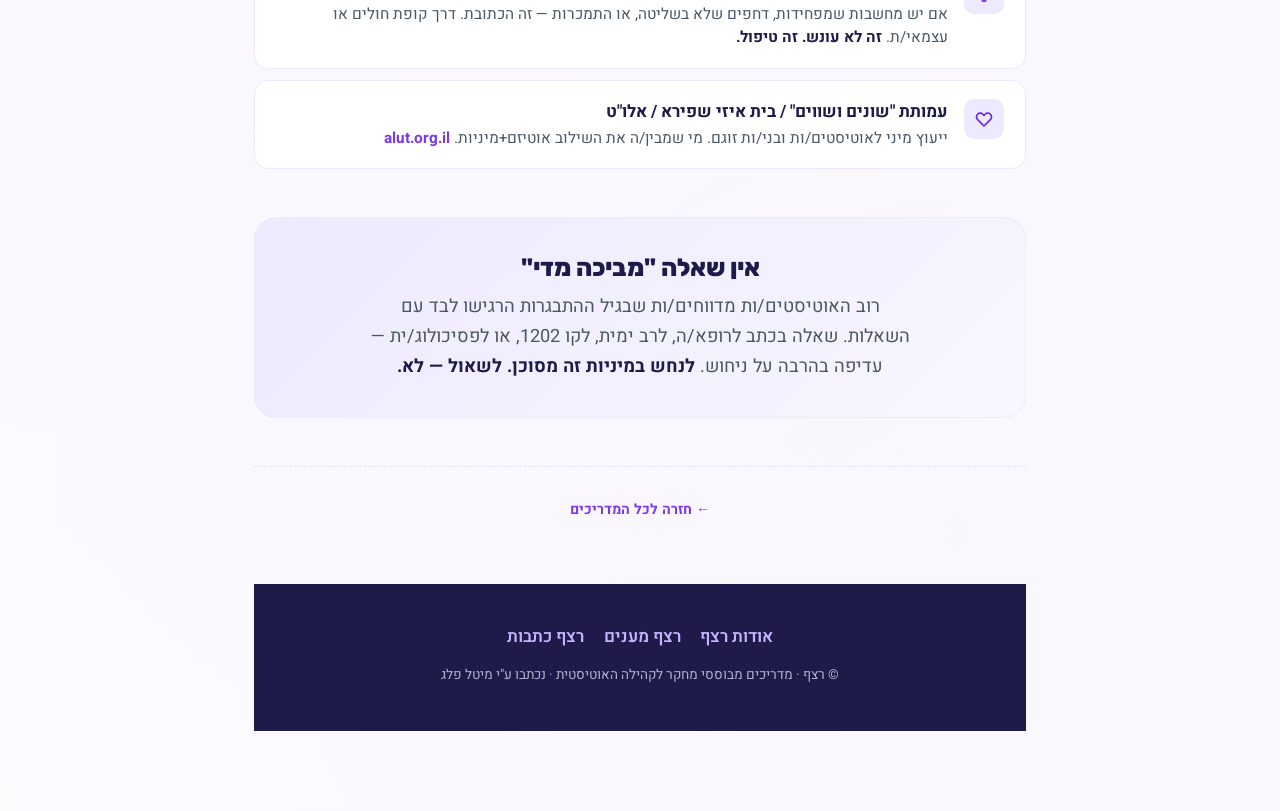
<file: guides/sexuality.html>
<!DOCTYPE html>
<html lang="he" dir="rtl">
<head>
<meta charset="UTF-8">
<meta name="viewport" content="width=device-width, initial-scale=1.0">
<title>מיניות בריאה — מדריך אוטי</title>
<meta name="description" content="מדריך מיניות בריאה לאוטיסטים — הסכמה, גבולות, מה תקין, מה לא, משפטים מוכנים, ומתי לפנות לעזרה. בלי בושה ובלי הנחות.">
<link rel="stylesheet" href="rezef-guides.css">
</head>
<body>

<nav class="rezef-nav">
  <a href="../index.html#" class="logo">
    <svg class="logo-svg" viewBox="0 0 40 40" fill="none" aria-hidden="true">
      <path d="M4 36 C4 16 20 10 20 10 C20 10 36 16 36 36" stroke="#A78BFA" stroke-width="2.5" stroke-linecap="round" fill="none"/>
      <path d="M8.5 36 C8.5 19 20 14 20 14 C20 14 31.5 19 31.5 36" stroke="#312E81" stroke-width="2.5" stroke-linecap="round" fill="none"/>
      <path d="M13 36 C13 22 20 18 20 18 C20 18 27 22 27 36" stroke="#7C3AED" stroke-width="3.5" stroke-linecap="round" fill="none"/>
      <circle cx="20" cy="36" r="2.8" fill="#7C3AED"/>
    </svg>
    <div>
      <div class="logo-name">רֶצֶף</div>
      <div class="logo-tag">מענים לקהילה האוטיסטית ובני משפחותיהם לאורך כל שלבי החיים</div>
    </div>
  </a>
  <ul class="nav-links">
    <li><a href="../index.html#ages">רצף גילאי</a></li>
    <li><a href="../index.html#svc">רצף מענים</a></li>
    <li><a href="../index.html#articles">רצף כתבות</a></li>
    <li><a href="index.html" class="active">רצף מדריכים</a></li>
    <li><a href="../index.html#about">אודות</a></li>
  </ul>
  <a href="../index.html#ages" class="nav-cta">מצאו מענה</a>
</nav>

<nav class="rezef-breadcrumb" aria-label="פירורי לחם">
  <a href="../index.html">רצף</a>
  <span class="sep">›</span>
  <a href="index.html">מדריכים</a>
  <span class="sep">›</span>
  <span class="current">מיניות בריאה — מדריך אוטי</span>
</nav>

<main class="guide-wrap">

  <header class="guide-hero">
    <span class="guide-eyebrow">מדריך פרקטי · מיניות</span>
    <h1>מיניות בריאה — בלי בושה, בלי הנחות.</h1>
    <p class="lede">
      מיניות זה חלק טבעי מחיים. <strong>רוב הכללים החברתיים סביבה לא מדוברים.</strong>
      כאן מסבירים במפורש: <strong>מה זה הסכמה</strong>, איך מזהים גבולות (של אחרים ושלך), מה זה מיניות בטוחה,
      ומתי לפנות לעזרה — בלי לנחש.
    </p>
    <nav class="nav-pills">
      <a href="#consent" class="nav-pill">הסכמה — הכלל המרכזי</a>
      <a href="#private" class="nav-pill">פרטי מול ציבורי</a>
      <a href="#safe-unsafe" class="nav-pill">תקין / לא תקין</a>
      <a href="#scenarios" class="nav-pill">תרחישים אמיתיים</a>
      <a href="#phrases" class="nav-pill">משפטים מוכנים</a>
      <a href="#help" class="nav-pill">למי לפנות</a>
    </nav>
  </header>

  <!-- CONSENT — הכלל המרכזי -->
  <section class="gs" id="consent">
    <div class="section-head">
      <h2>הסכמה — הכלל שמעליו הכל נבנה</h2>
      <p>אם יש דבר אחד שחייבים לזכור מהמדריך הזה — זה הסעיף הזה. הכל בנוי עליו.</p>
    </div>
    <div class="traffic">
      <div class="tl-card green">
        <div class="tl-dot">
          <svg fill="none" stroke="currentColor" stroke-width="3" viewBox="0 0 24 24"><path stroke-linecap="round" stroke-linejoin="round" d="M5 13l4 4L19 7"/></svg>
        </div>
        <div class="label">הסכמה אמיתית</div>
        <h3>הסכמה = "כן" ברור</h3>
        <ul>
          <li>"כן" מפורש במילים</li>
          <li>בלי לחץ, בלי שכנוע</li>
          <li>שני הצדדים בהכרה מלאה (לא שיכור/ה, לא תחת סמים)</li>
          <li>אפשר לחזור בה בכל רגע — גם באמצע</li>
          <li>גילים מתאימים (בישראל: 16+)</li>
        </ul>
      </div>
      <div class="tl-card yellow">
        <div class="tl-dot">
          <svg fill="none" stroke="currentColor" stroke-width="3" viewBox="0 0 24 24"><path stroke-linecap="round" stroke-linejoin="round" d="M12 9v2m0 4h.01m-6.938 4h13.856c1.54 0 2.502-1.667 1.732-3L13.732 4c-.77-1.333-2.694-1.333-3.464 0L3.34 16c-.77 1.333.192 3 1.732 3z"/></svg>
        </div>
        <div class="label">לעצור ולשאול</div>
        <h3>זה לא "כן" ברור</h3>
        <ul>
          <li>שתיקה או "לא יודע/ת"</li>
          <li>"אוקיי..." עם היסוס</li>
          <li>גוף נוקשה, מתרחק, מסתכל לכיוון אחר</li>
          <li>"אולי אחר כך"</li>
          <li>לא ענה/תה בכלל</li>
        </ul>
      </div>
      <div class="tl-card red">
        <div class="tl-dot">
          <svg fill="none" stroke="currentColor" stroke-width="3" viewBox="0 0 24 24"><path stroke-linecap="round" stroke-linejoin="round" d="M6 18L18 6M6 6l12 12"/></svg>
        </div>
        <div class="label">עצור מיד</div>
        <h3>זה לא בסדר — אסור להמשיך</h3>
        <ul>
          <li>"לא" / "עצור" / "די"</li>
          <li>דחיפה, הסטת ידיים, בכי</li>
          <li>מתחת לגיל 16</li>
          <li>האדם השני שיכור או ישן</li>
          <li>יחסי כוח (מורה/תלמיד, מטפל/ת)</li>
        </ul>
      </div>
    </div>
    <div class="gcard tone-warm">
      <h3>הסכמה לא עובדת ככה:</h3>
      <p>"הוא/היא לא אמר/ה לא" = <strong>זו לא הסכמה</strong>.</p>
      <p>"היא הסכימה אתמול" = <strong>לא רלוונטי להיום</strong>. צריך לשאול בכל פעם מחדש.</p>
      <p>"ביקשתי ואז שתק/ה" = <strong>זו לא הסכמה</strong>. חייב "כן" ברור.</p>
    </div>
  </section>

  <!-- PRIVATE vs PUBLIC -->
  <section class="gs" id="private">
    <div class="section-head">
      <h2>פרטי מול ציבורי — מה עושים איפה</h2>
      <p>החלוקה הזו לא "מוסר" — היא כלל חברתי שאם שוברים אותו, נגרר לצרות משפטיות.</p>
    </div>
    <div class="yesno">
      <div class="yn-col yes">
        <div class="yn-head">
          <div class="dot"><svg fill="none" stroke="currentColor" stroke-width="2.5" viewBox="0 0 24 24"><path stroke-linecap="round" stroke-linejoin="round" d="M5 13l4 4L19 7"/></svg></div>
          <div>
            <span class="sub">במקום פרטי — מותר</span>
            <h3>בחדר שלי, בדלת סגורה</h3>
          </div>
        </div>
        <div class="yn-items">
          <div class="yn-item">
            <div class="ic"><svg fill="none" stroke="currentColor" stroke-width="2" viewBox="0 0 24 24"><path stroke-linecap="round" stroke-linejoin="round" d="M3 12l2-2m0 0l7-7 7 7M5 10v10a1 1 0 001 1h3m10-11l2 2m-2-2v10a1 1 0 01-1 1h-3m-6 0a1 1 0 001-1v-4a1 1 0 011-1h2a1 1 0 011 1v4a1 1 0 001 1m-6 0h6"/></svg></div>
            <div class="txt"><strong>אוננות</strong><span class="note">טבעי, בריא, ובלבד שבחדר פרטי ובדלת סגורה.</span></div>
          </div>
          <div class="yn-item">
            <div class="ic"><svg fill="none" stroke="currentColor" stroke-width="2" viewBox="0 0 24 24"><path stroke-linecap="round" stroke-linejoin="round" d="M21 12.79A9 9 0 1111.21 3 7 7 0 0021 12.79z"/></svg></div>
            <div class="txt"><strong>לצפות בתכני מבוגרים (18+)</strong><span class="note">חוקי בגילאי 18+ בחדר פרטי ובאוזניות. לא לשתף עם אף אחד.</span></div>
          </div>
          <div class="yn-item">
            <div class="ic"><svg fill="none" stroke="currentColor" stroke-width="2" viewBox="0 0 24 24"><path stroke-linecap="round" stroke-linejoin="round" d="M17 20h5v-2a4 4 0 00-3-3.87M9 20H4v-2a3 3 0 015.356-1.857M17 8a3 3 0 11-6 0 3 3 0 016 0zM7 8a3 3 0 11-6 0 3 3 0 016 0z"/></svg></div>
            <div class="txt"><strong>מגע עם בן/בת זוג — בחדר פרטי</strong><span class="note">עם הסכמה הדדית, בבית/דירה — מותר וטבעי.</span></div>
          </div>
          <div class="yn-item">
            <div class="ic"><svg fill="none" stroke="currentColor" stroke-width="2" viewBox="0 0 24 24"><path stroke-linecap="round" stroke-linejoin="round" d="M12 6v6m0 0v6m0-6h6m-6 0H6"/></svg></div>
            <div class="txt"><strong>ללכת ערום/ה בחדר שלך</strong><span class="note">הדלת סגורה = זה העולם שלך.</span></div>
          </div>
        </div>
      </div>

      <div class="yn-col no">
        <div class="yn-head">
          <div class="dot"><svg fill="none" stroke="currentColor" stroke-width="2.5" viewBox="0 0 24 24"><path stroke-linecap="round" stroke-linejoin="round" d="M6 18L18 6M6 6l12 12"/></svg></div>
          <div>
            <span class="sub">במקום ציבורי — אסור</span>
            <h3>במקומות שיש בהם עוד אנשים</h3>
          </div>
        </div>
        <div class="yn-items">
          <div class="yn-item">
            <div class="ic"><svg fill="none" stroke="currentColor" stroke-width="2" viewBox="0 0 24 24"><path stroke-linecap="round" stroke-linejoin="round" d="M12 9v2m0 4h.01M4.93 4.93l14.14 14.14"/></svg></div>
            <div class="txt"><strong>לגעת באיברים מוצנעים בציבור</strong><span class="note">גם מעל הבגדים. זה נחשב להתנהגות מינית פומבית — עבירה פלילית.</span></div>
          </div>
          <div class="yn-item">
            <div class="ic"><svg fill="none" stroke="currentColor" stroke-width="2" viewBox="0 0 24 24"><path stroke-linecap="round" stroke-linejoin="round" d="M12 9v2m0 4h.01M4.93 4.93l14.14 14.14"/></svg></div>
            <div class="txt"><strong>להתפשט בציבור</strong><span class="note">חוף/בריכה מעורבים — בבגד ים. מקלחות משותפות במקומות ציבוריים — לא ללכת ערום/ה ללא צורך.</span></div>
          </div>
          <div class="yn-item">
            <div class="ic"><svg fill="none" stroke="currentColor" stroke-width="2" viewBox="0 0 24 24"><path stroke-linecap="round" stroke-linejoin="round" d="M12 9v2m0 4h.01M4.93 4.93l14.14 14.14"/></svg></div>
            <div class="txt"><strong>לצלם מישהו בלי הסכמה</strong><span class="note">לצלם עירום, בילאי, או כל חלק גוף של אדם בלי שביקש — פשע חמור.</span></div>
          </div>
          <div class="yn-item">
            <div class="ic"><svg fill="none" stroke="currentColor" stroke-width="2" viewBox="0 0 24 24"><path stroke-linecap="round" stroke-linejoin="round" d="M12 9v2m0 4h.01M4.93 4.93l14.14 14.14"/></svg></div>
            <div class="txt"><strong>לשלוח תמונות אינטימיות בלי הסכמה</strong><span class="note">גם לאדם שאוהבים. לא לשלוח בלי שהוא/היא ביקש/ה. ולא לשלוח למי שלא ביקש/ה.</span></div>
          </div>
        </div>
      </div>
    </div>
  </section>

  <!-- SAFE vs UNSAFE -->
  <section class="gs" id="safe-unsafe">
    <div class="section-head">
      <h2>מה זה "תקין", ומה דורש עצירה</h2>
      <p>רגשות מיניים — טבעיים. אבל לא כל פעולה בסדר. הבדל פשוט לזכור:</p>
    </div>

    <h3 style="font-size: 1.1rem; margin-top: 0;">תקין לחלוטין</h3>
    <div class="gcard tone-cool">
      <ul style="margin: 0;">
        <li>להרגיש משיכה למישהו (בכל מגדר)</li>
        <li>להסתקרן, לחשוב על סקס, לפנטז</li>
        <li>לגלות את הגוף שלך (בפרטיות)</li>
        <li>לא להרגיש משיכה בכלל (a-sexual) — גם זה תקין</li>
        <li>לשאול מבוגר אמין שאלות "מוזרות"</li>
      </ul>
    </div>

    <h3>דורש עצירה ובדיקה</h3>
    <div class="gcard tone-warm">
      <ul style="margin: 0;">
        <li>משיכה לילדים/ילדות (מתחת לגיל 16) — <strong>חייבים לפנות לפסיכולוג/ית מיד</strong>, בלי שיפוט. זה מצב רפואי שיש לו טיפול.</li>
        <li>מחשבות שמפחידות אותך (לפגוע, לכפות) — לפנות לעזרה.</li>
        <li>דחף בלתי נשלט במקום ציבורי — לצאת ממצב, ללכת לחדר פרטי.</li>
        <li>התמכרות לפורנוגרפיה (שעות ביום, פוגע בתפקוד) — זה דבר שמטופל.</li>
      </ul>
    </div>

    <div class="big-reframe">
      <h3>לפנות לעזרה זה לא "להודות שיש בעיה"</h3>
      <p>
        מיניות היא תחום שכל אחד (נוירוטיפי או אוטיסט) צריך לפעמים עזרה לעבד.
        פסיכולוג/ית שמתמחה במיניות היא משאב — <strong>לא עונש ולא שיפוט</strong>.
      </p>
    </div>
  </section>

  <!-- SCENARIOS -->
  <section class="gs" id="scenarios">
    <div class="section-head">
      <h2>תרחישים אמיתיים — מה עושים?</h2>
      <p>לחצו על תרחיש כדי לראות את התשובה. כל תרחיש מבוסס על מצב שחוזר.</p>
    </div>
    <div class="scenarios">

      <div class="scn" onclick="this.classList.toggle('open')">
        <div class="scn-q">
          <div class="q-ic"><svg fill="none" stroke="currentColor" stroke-width="2" viewBox="0 0 24 24"><path stroke-linecap="round" stroke-linejoin="round" d="M8 10h.01M12 10h.01M16 10h.01M9 16H5a2 2 0 01-2-2V6a2 2 0 012-2h14a2 2 0 012 2v8a2 2 0 01-2 2h-5l-5 5v-5z"/></svg></div>
          <div class="q-text">
            <h4>מישהו שאני מחבב/ת שולח/ת לי הודעות חמות. איך יודעים אם זה רציני?</h4>
            <span class="hint">דייטינג · כוונות</span>
          </div>
        </div>
        <div class="toggle"><svg fill="none" stroke="currentColor" stroke-width="2" viewBox="0 0 24 24"><path stroke-linecap="round" stroke-linejoin="round" d="M19 9l-7 7-7-7"/></svg></div>
        <div class="scn-a"><div class="a-inner">
          <div class="verdict yellow"><svg fill="none" stroke="currentColor" stroke-width="3" viewBox="0 0 24 24"><path stroke-linecap="round" stroke-linejoin="round" d="M12 9v2m0 4h.01"/></svg>לבדוק במילים</div>
          <div class="answer-block">
            <strong class="lbl">מה לעשות</strong>
            אל תנחש/י. <strong>תשאל/י ישירות</strong>: "אני רוצה להבין — אתה מחפש מערכת יחסים או משהו קליל? לי חשוב לדעת." אנשים אמינים יענו ברור. מי שמתחמק או עונה "ברור שכן, אל תדאגי" בלי פירוט — זה דגל אדום.
          </div>
          <div class="answer-block">
            <strong class="lbl">למה זה עובד</strong>
            שאלה ישירה פותרת את הצורך שלך לפענח רמזים. זה גם בוחן: מי שלא יכול/ה לענות ברור, לא יהיה/תהיה בן/בת זוג טוב/ה לאוטיסט/ית.
          </div>
        </div></div>
      </div>

      <div class="scn" onclick="this.classList.toggle('open')">
        <div class="scn-q">
          <div class="q-ic"><svg fill="none" stroke="currentColor" stroke-width="2" viewBox="0 0 24 24"><path stroke-linecap="round" stroke-linejoin="round" d="M12 15v2m-6 4h12a2 2 0 002-2v-6a2 2 0 00-2-2H6a2 2 0 00-2 2v6a2 2 0 002 2zm10-10V7a4 4 0 00-8 0v4h8z"/></svg></div>
          <div class="q-text">
            <h4>ביקשו ממני תמונה "חמה". להעביר?</h4>
            <span class="hint">nudes · סחיטה</span>
          </div>
        </div>
        <div class="toggle"><svg fill="none" stroke="currentColor" stroke-width="2" viewBox="0 0 24 24"><path stroke-linecap="round" stroke-linejoin="round" d="M19 9l-7 7-7-7"/></svg></div>
        <div class="scn-a"><div class="a-inner">
          <div class="verdict red"><svg fill="none" stroke="currentColor" stroke-width="3" viewBox="0 0 24 24"><path stroke-linecap="round" stroke-linejoin="round" d="M6 18L18 6M6 6l12 12"/></svg>לא לשלוח</div>
          <div class="answer-block">
            <strong class="lbl">הכלל</strong>
            אל תשלח/י תמונה אינטימית לאף אחד. <strong>אין "בטוח".</strong> אנשים צוחקים, מתפרצים לחברים, או משתמשים בזה כסחיטה. גם בן/בת זוג קבוע — זה עלול להסתיים רע.
          </div>
          <div class="answer-block">
            <strong class="lbl">מה לענות</strong>
            "אני לא שולח/ת תמונות כאלה. זה הכלל שלי." — ונקודה. לא צריך להסביר. מי שמתעקש/ת אחרי — זה אדום אדום. הגיע/ה הזמן לחתוך.
          </div>
          <div class="answer-block">
            <strong class="lbl">אם כבר שלחת ומאיימים לחשוף</strong>
            <strong>זו סחיטה — פשע.</strong> לא להעביר כסף. לפנות מיד: 105 (מרכז הגנה בסייבר), 1202 (הקו הפתוח), או הורה/איש אמון.
          </div>
        </div></div>
      </div>

      <div class="scn" onclick="this.classList.toggle('open')">
        <div class="scn-q">
          <div class="q-ic"><svg fill="none" stroke="currentColor" stroke-width="2" viewBox="0 0 24 24"><path stroke-linecap="round" stroke-linejoin="round" d="M17 20h5v-2a4 4 0 00-3-3.87M9 20H4v-2a3 3 0 015.356-1.857M17 8a3 3 0 11-6 0 3 3 0 016 0z"/></svg></div>
          <div class="q-text">
            <h4>אני לא מבין/ה אם מישהו מתעניין בי בצורה רומנטית או רק ידידותית</h4>
            <span class="hint">קריאת סימנים</span>
          </div>
        </div>
        <div class="toggle"><svg fill="none" stroke="currentColor" stroke-width="2" viewBox="0 0 24 24"><path stroke-linecap="round" stroke-linejoin="round" d="M19 9l-7 7-7-7"/></svg></div>
        <div class="scn-a"><div class="a-inner">
          <div class="verdict green"><svg fill="none" stroke="currentColor" stroke-width="3" viewBox="0 0 24 24"><path stroke-linecap="round" stroke-linejoin="round" d="M5 13l4 4L19 7"/></svg>לשאול ישירות</div>
          <div class="answer-block">
            <strong class="lbl">הכלל הזהב</strong>
            לא לנחש. <strong>אוטיסטים לרוב צודקים יותר כששואלים.</strong> נוסחה פשוטה: "אני נהנה/ת להעביר איתך זמן. האם זו חברות או שיש כאן משהו רומנטי? אני פשוט לא טוב/ה בקריאת הרמזים."
          </div>
          <div class="answer-block">
            <strong class="lbl">למה זה לא מביך</strong>
            רוב האנשים מעריכים ישירות. גם אם התשובה "חברות בלבד" — קיבלת מידע ברור במקום לבזבז חודשים בניחושים. זה מוציא אותך מהלולאה של "הוא/היא מסמן/ת לי או לא?"
          </div>
        </div></div>
      </div>

      <div class="scn" onclick="this.classList.toggle('open')">
        <div class="scn-q">
          <div class="q-ic"><svg fill="none" stroke="currentColor" stroke-width="2" viewBox="0 0 24 24"><path stroke-linecap="round" stroke-linejoin="round" d="M12 15v2m0 0v3m0-3h3m-3 0H9m12-3a9 9 0 11-18 0 9 9 0 0118 0z"/></svg></div>
          <div class="q-text">
            <h4>התחלנו מגע, ובאמצע התחרטתי. אפשר לעצור?</h4>
            <span class="hint">גבולות · עצירה</span>
          </div>
        </div>
        <div class="toggle"><svg fill="none" stroke="currentColor" stroke-width="2" viewBox="0 0 24 24"><path stroke-linecap="round" stroke-linejoin="round" d="M19 9l-7 7-7-7"/></svg></div>
        <div class="scn-a"><div class="a-inner">
          <div class="verdict green"><svg fill="none" stroke="currentColor" stroke-width="3" viewBox="0 0 24 24"><path stroke-linecap="round" stroke-linejoin="round" d="M5 13l4 4L19 7"/></svg>תמיד אפשר</div>
          <div class="answer-block">
            <strong class="lbl">תזכרי/תזכור</strong>
            הסכמה אפשר לבטל בכל רגע, גם באמצע. <strong>לא חייבים הסבר.</strong> "עצור/י, אני לא רוצה" = עצירה מיידית. בן/בת זוג טוב/ה מכבד/ת.
          </div>
          <div class="answer-block">
            <strong class="lbl">משפטים מוכנים</strong>
            • "אני צריך/ה לעצור רגע." • "זה יותר מדי בשבילי כרגע." • "אני לא רוצה להמשיך." — כל אחד מספיק. לא חייב להיות נימוק.
          </div>
          <div class="answer-block">
            <strong class="lbl">אם לא עוצרים</strong>
            זו תקיפה. לא משנה הקשר, לא משנה עד איפה הלכתם. פנה/י ל-<strong>1202</strong> (מענה 24/7, חינם, אנונימי).
          </div>
        </div></div>
      </div>

      <div class="scn" onclick="this.classList.toggle('open')">
        <div class="scn-q">
          <div class="q-ic"><svg fill="none" stroke="currentColor" stroke-width="2" viewBox="0 0 24 24"><path stroke-linecap="round" stroke-linejoin="round" d="M13 10V3L4 14h7v7l9-11h-7z"/></svg></div>
          <div class="q-text">
            <h4>יש לי דחף מיני חזק באמצע היום, בשיעור/בעבודה. מה עושים?</h4>
            <span class="hint">רגולציה</span>
          </div>
        </div>
        <div class="toggle"><svg fill="none" stroke="currentColor" stroke-width="2" viewBox="0 0 24 24"><path stroke-linecap="round" stroke-linejoin="round" d="M19 9l-7 7-7-7"/></svg></div>
        <div class="scn-a"><div class="a-inner">
          <div class="verdict yellow"><svg fill="none" stroke="currentColor" stroke-width="3" viewBox="0 0 24 24"><path stroke-linecap="round" stroke-linejoin="round" d="M12 9v2m0 4h.01"/></svg>לשנות הקשר</div>
          <div class="answer-block">
            <strong class="lbl">מה עוזר</strong>
            • לקום, ללכת לשירותים, לשטוף פנים במים קרים. • להחליף את מיקוד תשומת הלב — תרגיל 5-4-3-2-1. • משהו חריף בפה (מסטיק חזק, סוכריית לימון). • דאג/י שלא תהיה/י לבד עם הגירוי (סגור/י טלגרם/רשתות).
          </div>
          <div class="answer-block">
            <strong class="lbl">לא לנסות לעשות כלום במקום</strong>
            מצב ציבורי = מחכים לבית. אוננות בחדר פרטי, באוזניות, בדלת נעולה — זה המקום והזמן.
          </div>
        </div></div>
      </div>

      <div class="scn" onclick="this.classList.toggle('open')">
        <div class="scn-q">
          <div class="q-ic"><svg fill="none" stroke="currentColor" stroke-width="2" viewBox="0 0 24 24"><path stroke-linecap="round" stroke-linejoin="round" d="M15 12a3 3 0 11-6 0 3 3 0 016 0z"/><path stroke-linecap="round" stroke-linejoin="round" d="M2.458 12C3.732 7.943 7.523 5 12 5c4.478 0 8.268 2.943 9.542 7-1.274 4.057-5.064 7-9.542 7-4.477 0-8.268-2.943-9.542-7z"/></svg></div>
          <div class="q-text">
            <h4>מישהו זר עקב אחריי / נגע בי בלי הסכמה / אמר משהו מיני מפחיד</h4>
            <span class="hint">חירום · הטרדה</span>
          </div>
        </div>
        <div class="toggle"><svg fill="none" stroke="currentColor" stroke-width="2" viewBox="0 0 24 24"><path stroke-linecap="round" stroke-linejoin="round" d="M19 9l-7 7-7-7"/></svg></div>
        <div class="scn-a"><div class="a-inner">
          <div class="verdict red"><svg fill="none" stroke="currentColor" stroke-width="3" viewBox="0 0 24 24"><path stroke-linecap="round" stroke-linejoin="round" d="M12 9v2m0 4h.01m-6.938 4h13.856c1.54 0 2.502-1.667 1.732-3L13.732 4c-.77-1.333-2.694-1.333-3.464 0L3.34 16c-.77 1.333.192 3 1.732 3z"/></svg></div>
          <div class="answer-block">
            <strong class="lbl">עכשיו</strong>
            1. ללכת למקום עם אנשים (חנות, תחנת משטרה, אוטובוס). 2. להתקשר 100 או 1202. 3. לא "לבדוק" אם זה חזר על עצמו — פשוט לצאת.
          </div>
          <div class="answer-block">
            <strong class="lbl">אחרי</strong>
            לא להתרחץ, לא להחליף בגדים (אם היה מגע — יש ראיות). להגיע לתחנת משטרה או ל-<strong>1202</strong>, שילוו אותך. האבחון של אוטיזם לא פוגע באמינות שלך — ההפך: האוטיסטים הם דייקנים ואמינים בעדויות.
          </div>
        </div></div>
      </div>

    </div>
  </section>

  <!-- PHRASES -->
  <section class="gs" id="phrases">
    <div class="section-head">
      <h2>משפטים מוכנים — לא צריך להמציא ברגע האמת</h2>
      <p>שמור/י בטלפון. בסיטואציה אמיתית — פשוט העתק/י אחד.</p>
    </div>
    <div class="phrases">

      <div class="phrase">
        <div class="quote-mark">״</div>
        <div class="text">"אני לא מרגיש/ה בנוח עם זה. בוא/י נעצור."</div>
        <div class="when">כשהגוף אומר "לא" אבל קשה להסביר למה. לא צריך הסבר.</div>
      </div>

      <div class="phrase">
        <div class="quote-mark">״</div>
        <div class="text">"אני אוטיסט/ית. אני צריך/ה שתגיד/י לי בברור מה את/ה רוצה — אני לא מבין/ה רמזים."</div>
        <div class="when">בתחילת מערכת יחסים. חוסך המון אי-הבנות.</div>
      </div>

      <div class="phrase">
        <div class="quote-mark">״</div>
        <div class="text">"אני לא שולח/ת תמונות אינטימיות. זה הכלל שלי."</div>
        <div class="when">כשמבקשים nudes. לא צריך להצטדק.</div>
      </div>

      <div class="phrase">
        <div class="quote-mark">״</div>
        <div class="text">"יש לך קונדום? אם לא — עוצרים."</div>
        <div class="when">ישיר וחד. מונע מחלות, הריונות, ואסונות. בריא.</div>
      </div>

      <div class="phrase">
        <div class="quote-mark">״</div>
        <div class="text">"אני צריך/ה רגע לבד. אני אחזור."</div>
        <div class="when">בסיטואציה עם עומס חושי/רגשי. מותר לצאת.</div>
      </div>

      <div class="phrase">
        <div class="quote-mark">״</div>
        <div class="text">"לא. אני לא רוצה. אני לא חייב/ת להסביר."</div>
        <div class="when">כשלוחצים אחרי ש-אמרת לא. לחזור עד שעוזבים.</div>
      </div>

    </div>
  </section>

  <!-- HELP -->
  <section class="gs" id="help">
    <div class="section-head">
      <h2>למי לפנות — גם שאלה קטנה, גם חירום</h2>
      <p>כל המספרים האלה — בחינם, אנונימיים, אפשר להתחיל בווטסאפ במקום בטלפון.</p>
    </div>
    <div class="resources">

      <div class="resource">
        <div class="ico"><svg fill="none" stroke="currentColor" stroke-width="2" viewBox="0 0 24 24"><path stroke-linecap="round" stroke-linejoin="round" d="M3 5a2 2 0 012-2h3.28a1 1 0 01.948.684l1.498 4.493a1 1 0 01-.502 1.21l-2.257 1.13a11.042 11.042 0 005.516 5.516l1.13-2.257a1 1 0 011.21-.502l4.493 1.498a1 1 0 01.684.949V19a2 2 0 01-2 2h-1C9.716 21 3 14.284 3 6V5z"/></svg></div>
        <div>
          <h4>1202 — קו הסיוע לנפגעות ונפגעי תקיפה מינית</h4>
          <p>24/7, אנונימי, חינם. גם בווטסאפ. לא חייבים להגיש תלונה כדי להתקשר. <a href="tel:1202">1202</a></p>
        </div>
      </div>

      <div class="resource">
        <div class="ico"><svg fill="none" stroke="currentColor" stroke-width="2" viewBox="0 0 24 24"><circle cx="12" cy="12" r="9"/><path stroke-linecap="round" stroke-linejoin="round" d="M12 8v4l3 3"/></svg></div>
        <div>
          <h4>105 — מרכז ההגנה בסייבר לילדים ונוער</h4>
          <p>לסחיטה מינית באינטרנט, nudes שדלפו, הטרדות ברשת. אמיץ, אפקטיבי, משטרה מלווה. <a href="tel:105">105</a></p>
        </div>
      </div>

      <div class="resource">
        <div class="ico"><svg fill="none" stroke="currentColor" stroke-width="2" viewBox="0 0 24 24"><path stroke-linecap="round" stroke-linejoin="round" d="M12 11c0 3.517-1.009 6.799-2.753 9.571m-3.44-2.04l.054-.09A13.916 13.916 0 008 11a4 4 0 118 0c0 1.017-.07 2.019-.203 3m-2.118 6.844A21.88 21.88 0 0015.171 17m3.839 1.132c.645-2.266.99-4.659.99-7.132A8 8 0 008 4.07M3 15.364c.64-1.319 1-2.8 1-4.364 0-1.457.39-2.823 1.07-4"/></svg></div>
        <div>
          <h4>רופא/ה משפחה — בקופת חולים שלך</h4>
          <p>שאלות על אמצעי מניעה, בדיקות מחלות מין (STD), סטים של קונדומים. הכל בסודיות רפואית. אפשר לבקש רופא/ת גיל הצעיר.</p>
        </div>
      </div>

      <div class="resource">
        <div class="ico"><svg fill="none" stroke="currentColor" stroke-width="2" viewBox="0 0 24 24"><path stroke-linecap="round" stroke-linejoin="round" d="M9.663 17h4.673M12 3v1m6.364 1.636l-.707.707M21 12h-1M4 12H3m3.343-5.657l-.707-.707m2.828 9.9a5 5 0 117.072 0l-.548.547A3.374 3.374 0 0014 18.469V19a2 2 0 11-4 0v-.531c0-.895-.356-1.754-.988-2.386l-.548-.547z"/></svg></div>
        <div>
          <h4>פסיכולוג/ית שמתמחה במיניות או באוטיזם</h4>
          <p>אם יש מחשבות שמפחידות, דחפים שלא בשליטה, או התמכרות — זה הכתובת. דרך קופת חולים או עצמאי/ת. <strong>זה לא עונש. זה טיפול.</strong></p>
        </div>
      </div>

      <div class="resource">
        <div class="ico"><svg fill="none" stroke="currentColor" stroke-width="2" viewBox="0 0 24 24"><path stroke-linecap="round" stroke-linejoin="round" d="M4.318 6.318a4.5 4.5 0 000 6.364L12 20.364l7.682-7.682a4.5 4.5 0 00-6.364-6.364L12 7.636l-1.318-1.318a4.5 4.5 0 00-6.364 0z"/></svg></div>
        <div>
          <h4>עמותת "שונים ושווים" / בית איזי שפירא / אלו"ט</h4>
          <p>ייעוץ מיני לאוטיסטים/ות ובני/ות זוגם. מי שמבין/ה את השילוב אוטיזם+מיניות. <a href="https://www.alut.org.il" target="_blank" rel="noopener">alut.org.il</a></p>
        </div>
      </div>

    </div>
  </section>

  <!-- BIG REFRAME -->
  <section class="gs">
    <div class="big-reframe">
      <h3>אין שאלה "מביכה מדי"</h3>
      <p>
        רוב האוטיסטים/ות מדווחים/ות שבגיל ההתבגרות הרגישו לבד עם השאלות.
        שאלה בכתב לרופא/ה, לרב ימית, לקו 1202, או לפסיכולוג/ית — עדיפה בהרבה על ניחוש.
        <strong>לנחש במיניות זה מסוכן. לשאול — לא.</strong>
      </p>
    </div>
  </section>

    </div>

<footer class="guide-footer">
  <a href="index.html" class="back">← חזרה לכל המדריכים</a>
</footer>

<footer class="rezef-footer">
  <div class="ft-links">
    <a href="../index.html#about">אודות רצף</a>
    <a href="../index.html#svc">רצף מענים</a>
    <a href="../index.html#articles">רצף כתבות</a>
  </div>
  <p class="ft-note">© רצף · מדריכים מבוססי מחקר לקהילה האוטיסטית · נכתבו ע"י מיטל פלג</p>
</footer>

</main>

</body>
</html>
</file>
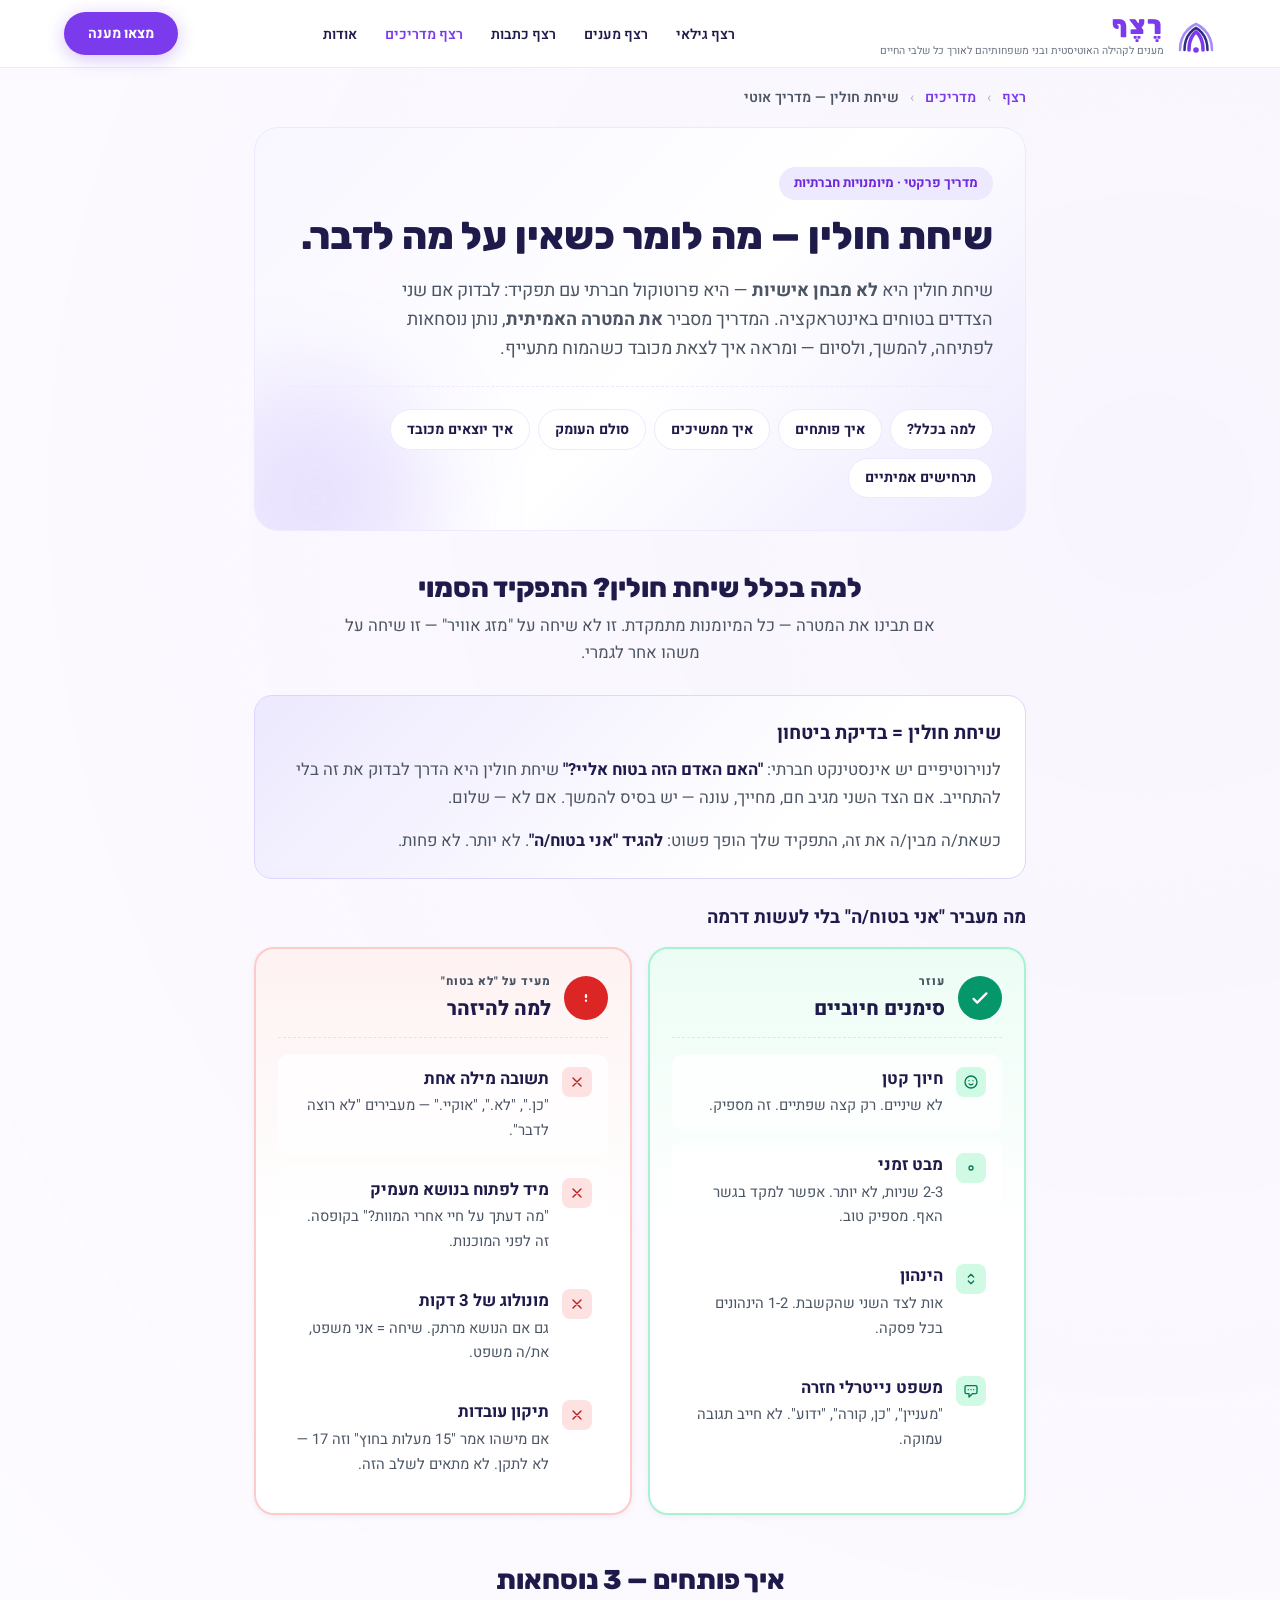
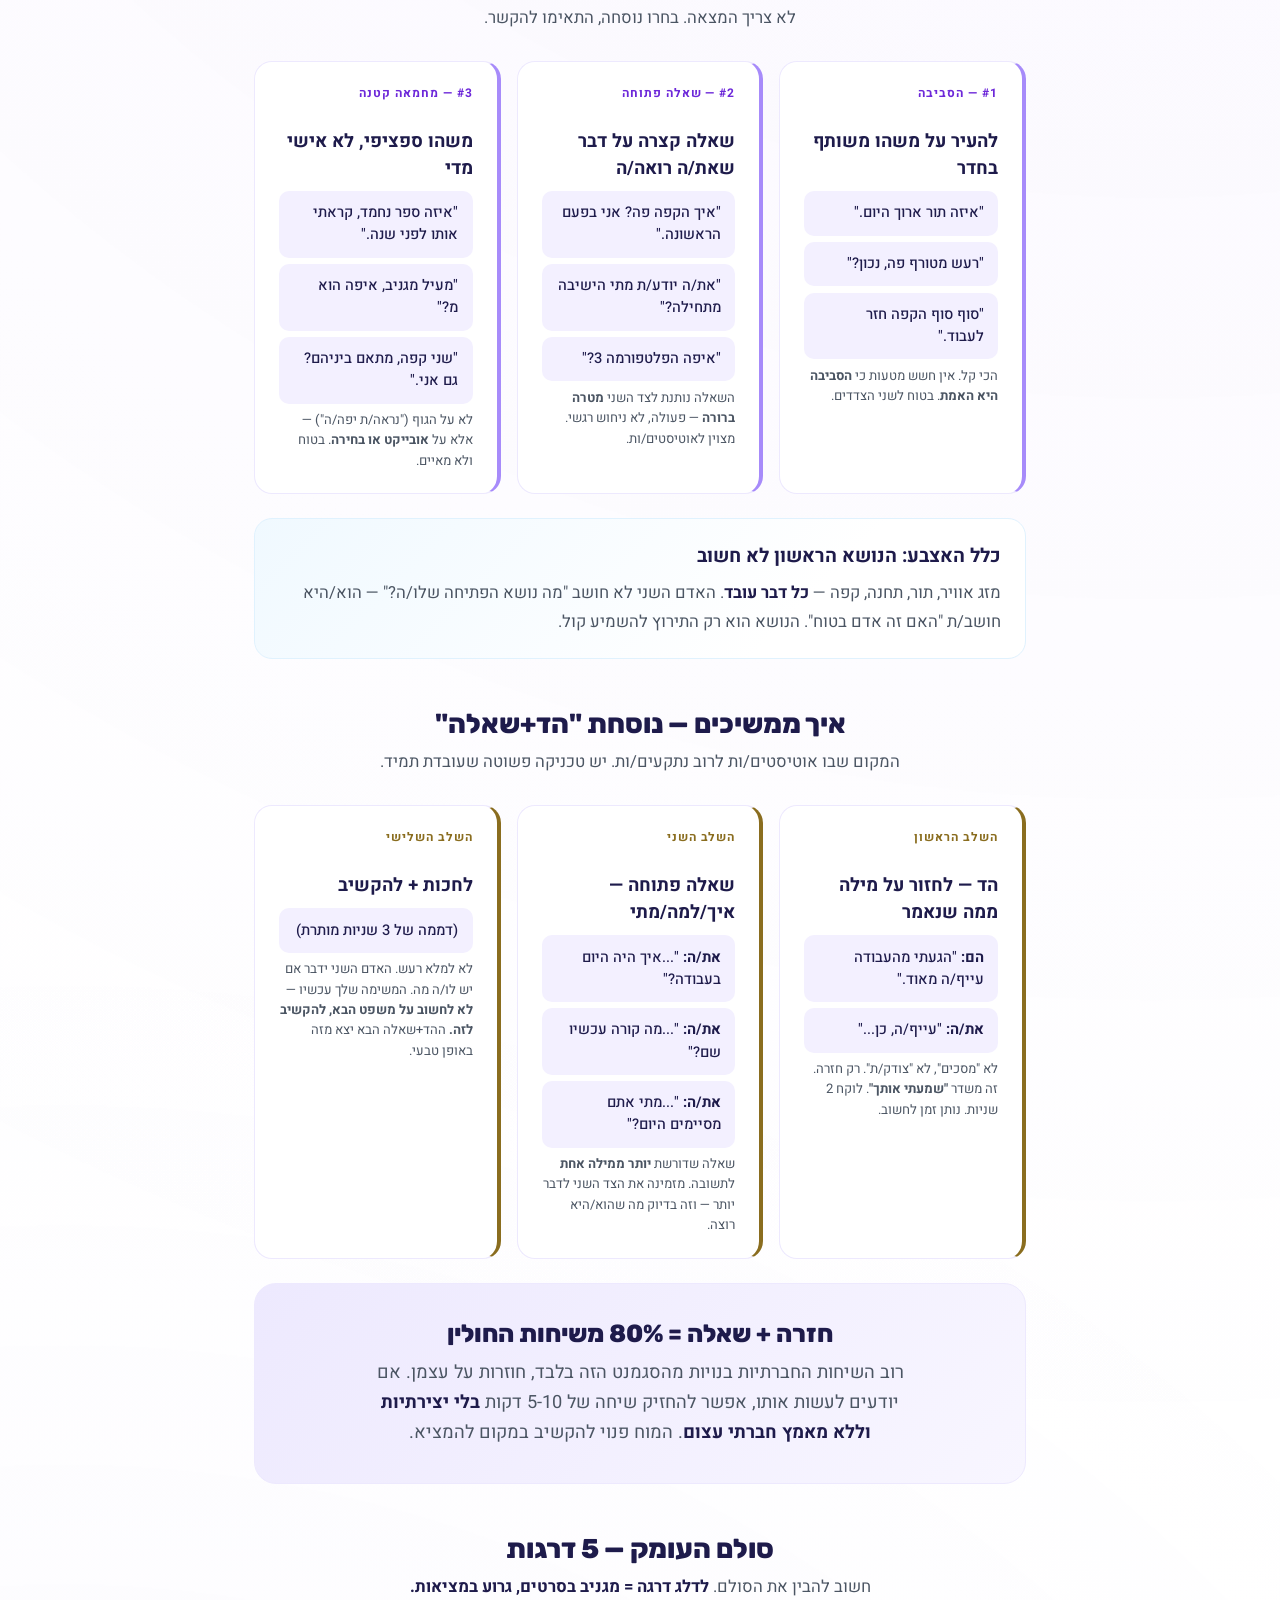
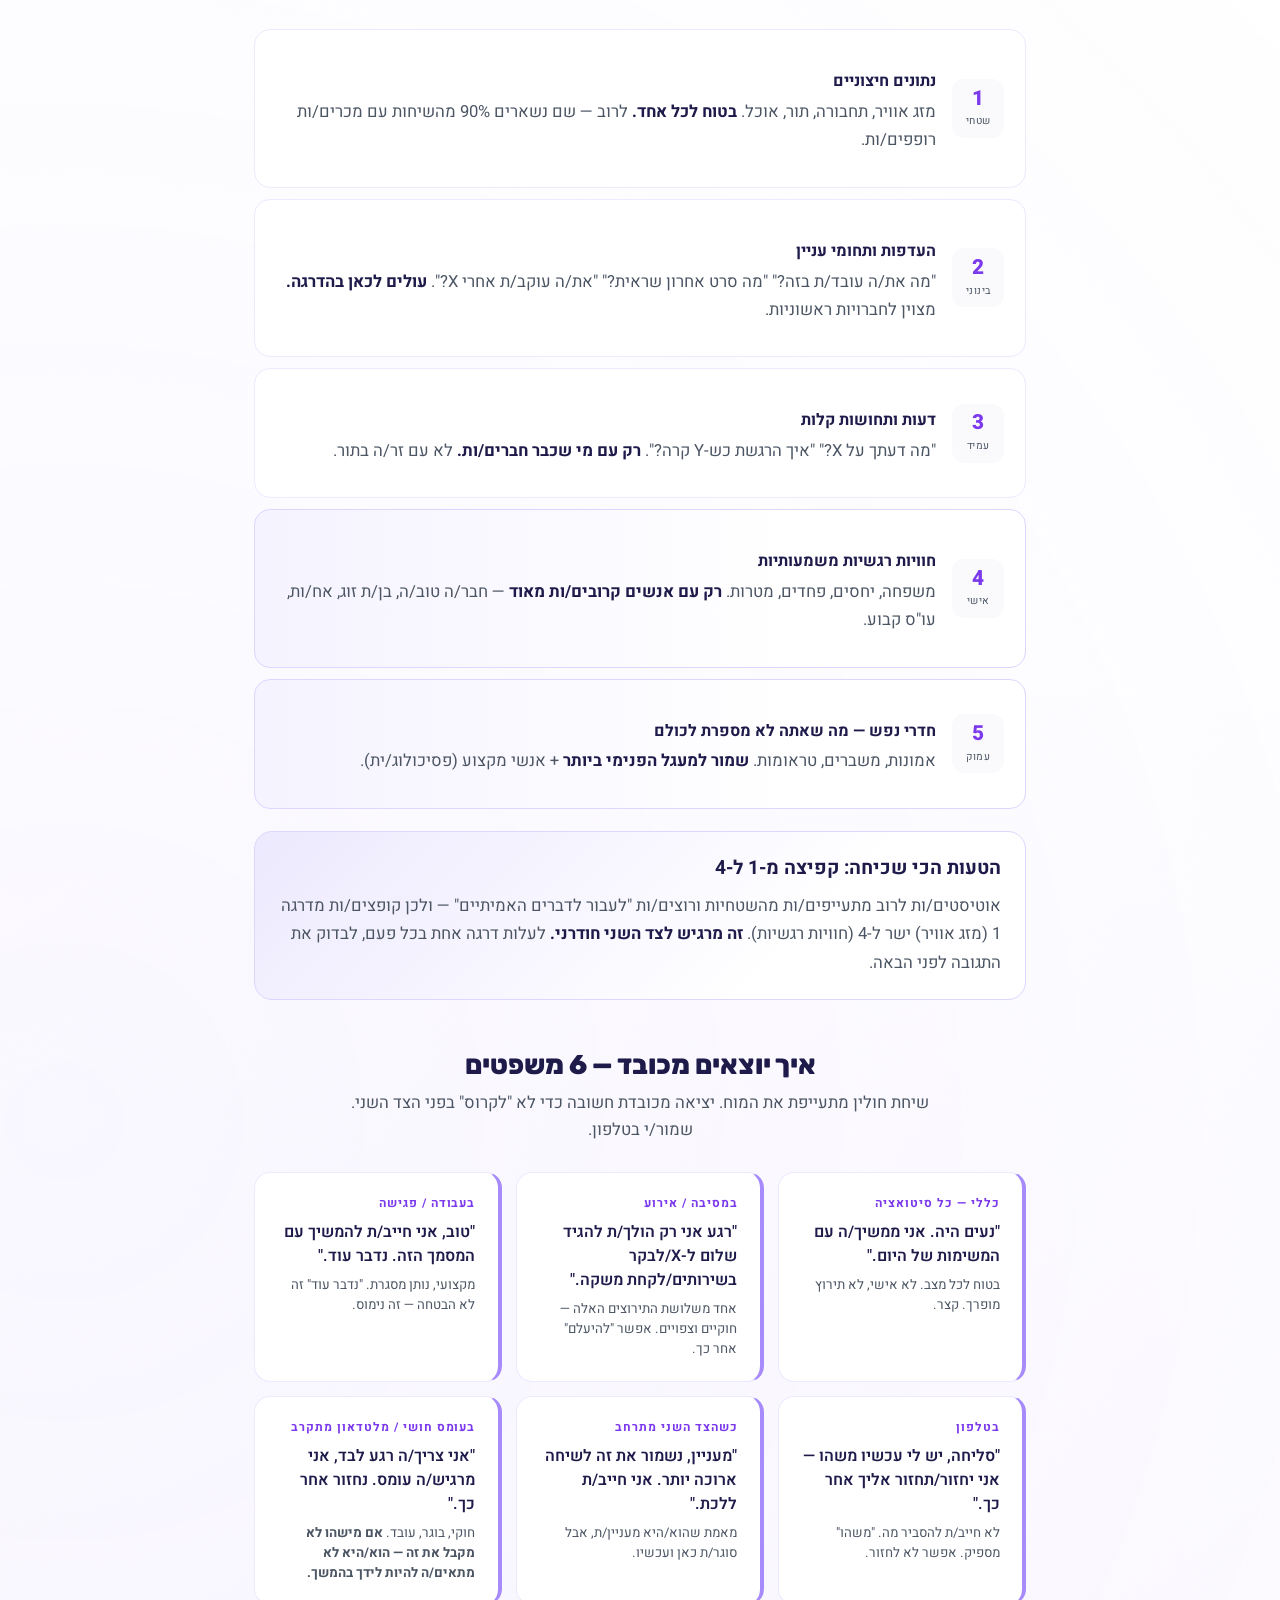
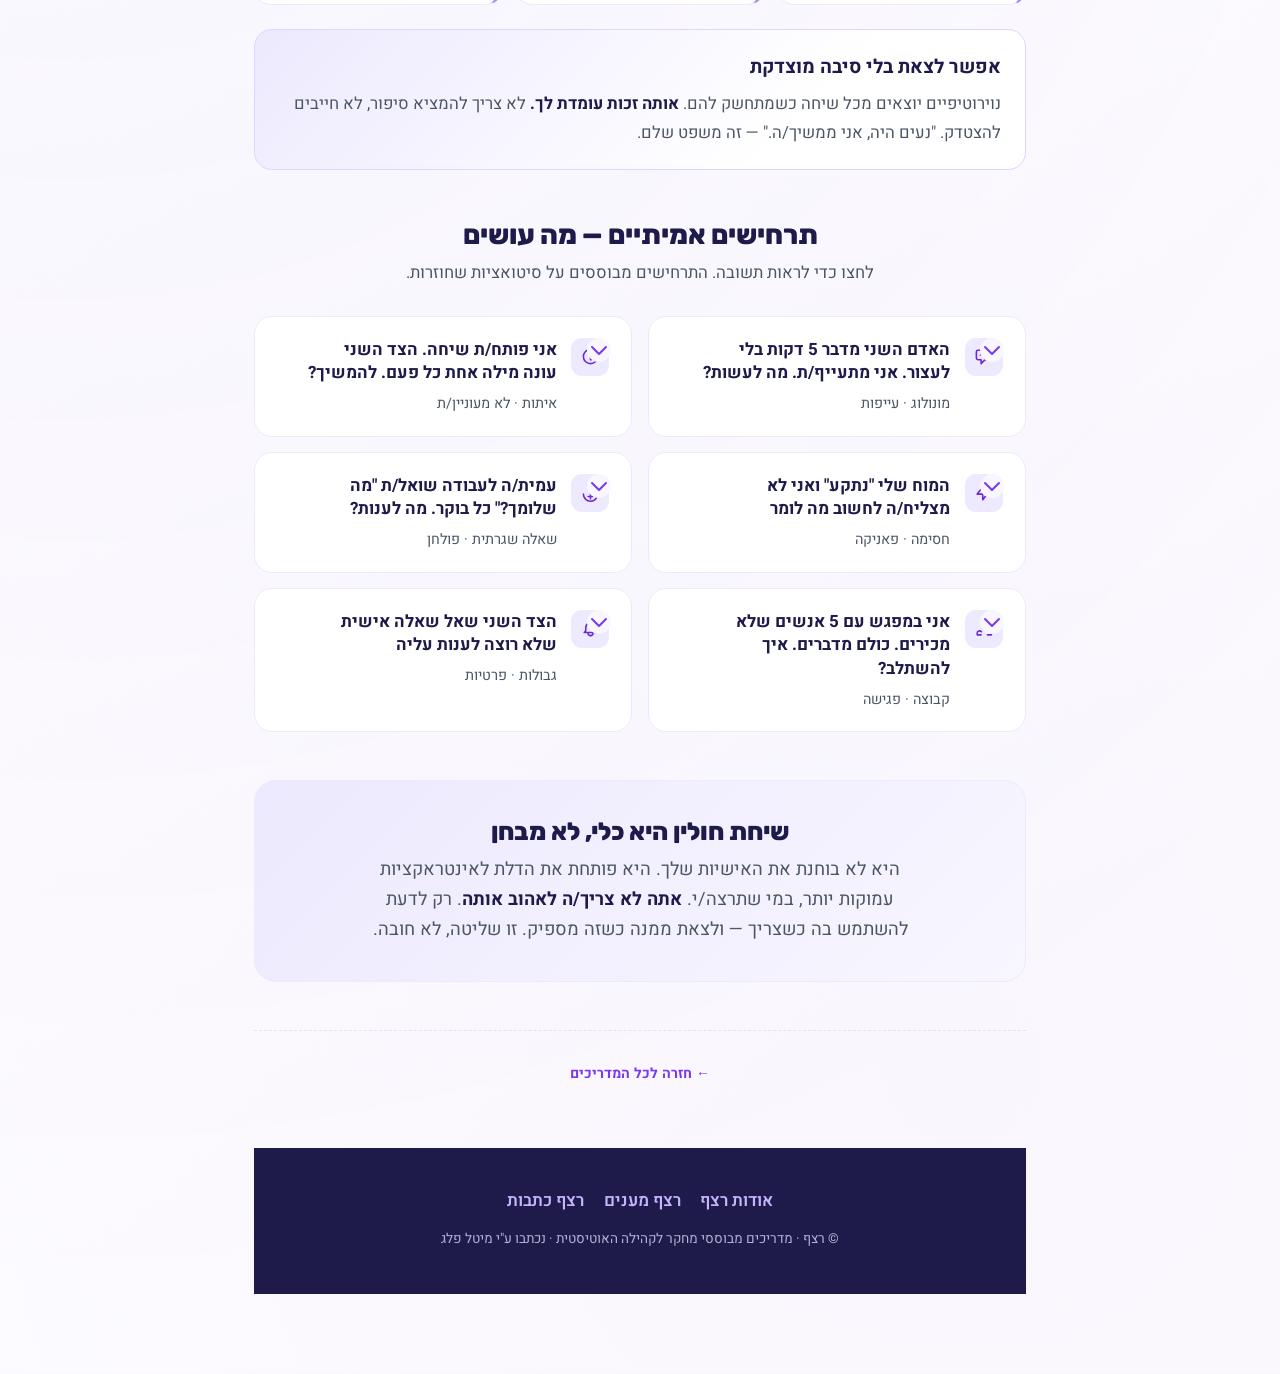
<file: guides/small-talk.html>
<!DOCTYPE html>
<html lang="he" dir="rtl">
<head>
<meta charset="UTF-8">
<meta name="viewport" content="width=device-width, initial-scale=1.0">
<title>שיחת חולין — מדריך אוטי</title>
<meta name="description" content="מדריך שיחת חולין לאוטיסטים — איך פותחים, איך מסיימים, מה עושים כשהשיחה הופכת לרעש לבן. תסריטים, יציאות מכובדות, ותרחישים אמיתיים.">
<style>
  /* Formula cards */
  .formula-grid {
    display: grid;
    grid-template-columns: repeat(auto-fit, minmax(240px, 1fr));
    gap: 1rem;
    margin: 1.2rem 0 1.5rem;
  }
  .formula {
    background: var(--white);
    border: 1.5px solid var(--border-soft);
    border-radius: 18px;
    padding: 1.4rem 1.5rem;
    position: relative;
    overflow: hidden;
  }
  .formula.open { border-inline-start: 4px solid var(--olive); }
  .formula.carry { border-inline-start: 4px solid #8A6D1F; }
  .formula.close { border-inline-start: 4px solid var(--terracotta); }

  .formula .label {
    font-family: 'Heebo', sans-serif;
    font-size: 0.75rem;
    text-transform: uppercase;
    letter-spacing: 0.08em;
    font-weight: 700;
    margin-bottom: 0.5rem;
  }
  .formula.open .label  { color: var(--olive-deep); }
  .formula.carry .label { color: #8A6D1F; }
  .formula.close .label { color: var(--terracotta-deep); }
  .formula h3 {
    font-size: 1.1rem;
    font-family: 'Heebo', sans-serif;
    margin: 0 0 0.6rem;
    color: var(--ink);
  }
  .formula .ex {
    background: var(--paper-deep);
    padding: 0.7rem 0.9rem;
    border-radius: 10px;
    font-size: 0.92rem;
    color: var(--ink);
    margin-bottom: 0.4rem;
    line-height: 1.5;
    font-weight: 500;
  }
  .formula .note {
    font-size: 0.82rem;
    color: var(--ink-soft);
    line-height: 1.55;
  }

  /* Topic ladder */
  .ladder {
    display: grid;
    gap: 0.7rem;
    margin: 1rem 0 1.4rem;
  }
  .rung {
    background: var(--white);
    border: 1.5px solid var(--border-soft);
    border-radius: 16px;
    padding: 1.1rem 1.3rem;
    display: flex;
    gap: 1rem;
    align-items: center;
  }
  .rung .lvl {
    width: 52px; flex-shrink: 0;
    padding: 0.6rem 0;
    text-align: center;
    background: var(--paper-cream);
    border-radius: 12px;
    font-family: 'Heebo', sans-serif;
  }
  .rung .lvl .num {
    display: block; font-size: 1.3rem;
    font-weight: 800; color: var(--terracotta-deep);
    line-height: 1;
  }
  .rung .lvl .unit {
    display: block; font-size: 0.65rem;
    text-transform: uppercase; letter-spacing: 0.05em;
    color: var(--ink-soft); margin-top: 0.25rem;
  }
  .rung h4 { font-size: 1rem; font-family: 'Heebo', sans-serif; margin-bottom: 0.3rem; }
  .rung p { font-size: 0.9rem; color: var(--ink-soft); margin: 0; line-height: 1.55; }
  .rung.deep { background: linear-gradient(90deg, var(--olive-pale) 0%, var(--white) 70%); border-color: var(--olive-soft); }

  /* Exit buttons */
  .exits-grid {
    display: grid;
    grid-template-columns: repeat(auto-fit, minmax(240px, 1fr));
    gap: 0.9rem;
    margin: 1rem 0 1.5rem;
  }
  .exit {
    background: var(--white);
    border-radius: 16px;
    padding: 1.3rem 1.4rem;
    border: 1.5px solid var(--border-soft);
    border-inline-start: 4px solid var(--terracotta);
  }
  .exit .occasion {
    font-family: 'Heebo', sans-serif;
    font-size: 0.75rem;
    text-transform: uppercase;
    letter-spacing: 0.08em;
    font-weight: 700;
    color: var(--terracotta-deep);
    margin-bottom: 0.5rem;
  }
  .exit .phrase-text {
    font-size: 1rem;
    font-weight: 600;
    color: var(--ink);
    line-height: 1.5;
    margin-bottom: 0.5rem;
  }
  .exit .note { font-size: 0.83rem; color: var(--ink-soft); line-height: 1.5; }
</style>
<link rel="stylesheet" href="rezef-guides.css">
</head>
<body>

<nav class="rezef-nav">
  <a href="../index.html#" class="logo">
    <svg class="logo-svg" viewBox="0 0 40 40" fill="none" aria-hidden="true">
      <path d="M4 36 C4 16 20 10 20 10 C20 10 36 16 36 36" stroke="#A78BFA" stroke-width="2.5" stroke-linecap="round" fill="none"/>
      <path d="M8.5 36 C8.5 19 20 14 20 14 C20 14 31.5 19 31.5 36" stroke="#312E81" stroke-width="2.5" stroke-linecap="round" fill="none"/>
      <path d="M13 36 C13 22 20 18 20 18 C20 18 27 22 27 36" stroke="#7C3AED" stroke-width="3.5" stroke-linecap="round" fill="none"/>
      <circle cx="20" cy="36" r="2.8" fill="#7C3AED"/>
    </svg>
    <div>
      <div class="logo-name">רֶצֶף</div>
      <div class="logo-tag">מענים לקהילה האוטיסטית ובני משפחותיהם לאורך כל שלבי החיים</div>
    </div>
  </a>
  <ul class="nav-links">
    <li><a href="../index.html#ages">רצף גילאי</a></li>
    <li><a href="../index.html#svc">רצף מענים</a></li>
    <li><a href="../index.html#articles">רצף כתבות</a></li>
    <li><a href="index.html" class="active">רצף מדריכים</a></li>
    <li><a href="../index.html#about">אודות</a></li>
  </ul>
  <a href="../index.html#ages" class="nav-cta">מצאו מענה</a>
</nav>

<nav class="rezef-breadcrumb" aria-label="פירורי לחם">
  <a href="../index.html">רצף</a>
  <span class="sep">›</span>
  <a href="index.html">מדריכים</a>
  <span class="sep">›</span>
  <span class="current">שיחת חולין — מדריך אוטי</span>
</nav>

<main class="guide-wrap">

  <header class="guide-hero">
    <span class="guide-eyebrow">מדריך פרקטי · מיומנויות חברתיות</span>
    <h1>שיחת חולין — מה לומר כשאין על מה לדבר.</h1>
    <p class="lede">
      שיחת חולין היא <strong>לא מבחן אישיות</strong> — היא פרוטוקול חברתי עם תפקיד: לבדוק אם שני הצדדים בטוחים באינטראקציה.
      המדריך מסביר <strong>את המטרה האמיתית</strong>, נותן נוסחאות לפתיחה, להמשך, ולסיום — ומראה איך לצאת מכובד
      כשהמוח מתעייף.
    </p>
    <nav class="nav-pills">
      <a href="#why" class="nav-pill">למה בכלל?</a>
      <a href="#open" class="nav-pill">איך פותחים</a>
      <a href="#carry" class="nav-pill">איך ממשיכים</a>
      <a href="#depth" class="nav-pill">סולם העומק</a>
      <a href="#exits" class="nav-pill">איך יוצאים מכובד</a>
      <a href="#scenarios" class="nav-pill">תרחישים אמיתיים</a>
    </nav>
  </header>

  <!-- WHY -->
  <section class="gs" id="why">
    <div class="section-head">
      <h2>למה בכלל שיחת חולין? התפקיד הסמוי</h2>
      <p>אם תבינו את המטרה — כל המיומנות מתמקדת. זו לא שיחה על "מזג אוויר" — זו שיחה על משהו אחר לגמרי.</p>
    </div>

    <div class="gcard tone-warm">
      <h3>שיחת חולין = בדיקת ביטחון</h3>
      <p>לנוירוטיפיים יש אינסטינקט חברתי: <strong>"האם האדם הזה בטוח אליי?"</strong> שיחת חולין היא הדרך לבדוק את זה בלי להתחייב. אם הצד השני מגיב חם, מחייך, עונה — יש בסיס להמשך. אם לא — שלום.</p>
      <p>כשאת/ה מבין/ה את זה, התפקיד שלך הופך פשוט: <strong>להגיד "אני בטוח/ה"</strong>. לא יותר. לא פחות.</p>
    </div>

    <h3>מה מעביר "אני בטוח/ה" בלי לעשות דרמה</h3>
    <div class="yesno">
      <div class="yn-col yes">
        <div class="yn-head">
          <div class="dot"><svg fill="none" stroke="currentColor" stroke-width="2.5" viewBox="0 0 24 24"><path stroke-linecap="round" stroke-linejoin="round" d="M5 13l4 4L19 7"/></svg></div>
          <div>
            <span class="sub">עוזר</span>
            <h3>סימנים חיוביים</h3>
          </div>
        </div>
        <div class="yn-items">
          <div class="yn-item">
            <div class="ic"><svg fill="none" stroke="currentColor" stroke-width="2" viewBox="0 0 24 24"><path stroke-linecap="round" stroke-linejoin="round" d="M14.828 14.828a4 4 0 01-5.656 0M9 10h.01M15 10h.01M21 12a9 9 0 11-18 0 9 9 0 0118 0z"/></svg></div>
            <div class="txt"><strong>חיוך קטן</strong><span class="note">לא שיניים. רק קצה שפתיים. זה מספיק.</span></div>
          </div>
          <div class="yn-item">
            <div class="ic"><svg fill="none" stroke="currentColor" stroke-width="2" viewBox="0 0 24 24"><path stroke-linecap="round" stroke-linejoin="round" d="M15 12a3 3 0 11-6 0 3 3 0 016 0z"/></svg></div>
            <div class="txt"><strong>מבט זמני</strong><span class="note">2-3 שניות, לא יותר. אפשר למקד בגשר האף. מספיק טוב.</span></div>
          </div>
          <div class="yn-item">
            <div class="ic"><svg fill="none" stroke="currentColor" stroke-width="2" viewBox="0 0 24 24"><path stroke-linecap="round" stroke-linejoin="round" d="M8 9l4-4 4 4m0 6l-4 4-4-4"/></svg></div>
            <div class="txt"><strong>הינהון</strong><span class="note">אות לצד השני שהקשבת. 1-2 הינהונים בכל פסקה.</span></div>
          </div>
          <div class="yn-item">
            <div class="ic"><svg fill="none" stroke="currentColor" stroke-width="2" viewBox="0 0 24 24"><path stroke-linecap="round" stroke-linejoin="round" d="M8 10h.01M12 10h.01M16 10h.01M9 16H5a2 2 0 01-2-2V6a2 2 0 012-2h14a2 2 0 012 2v8a2 2 0 01-2 2h-5l-5 5v-5z"/></svg></div>
            <div class="txt"><strong>משפט נייטרלי חזרה</strong><span class="note">"מעניין", "כן, קורה", "ידוע". לא חייב תגובה עמוקה.</span></div>
          </div>
        </div>
      </div>

      <div class="yn-col no">
        <div class="yn-head">
          <div class="dot"><svg fill="none" stroke="currentColor" stroke-width="2.5" viewBox="0 0 24 24"><path stroke-linecap="round" stroke-linejoin="round" d="M12 9v2m0 4h.01"/></svg></div>
          <div>
            <span class="sub">מעיד על "לא בטוח"</span>
            <h3>למה להיזהר</h3>
          </div>
        </div>
        <div class="yn-items">
          <div class="yn-item">
            <div class="ic"><svg fill="none" stroke="currentColor" stroke-width="2" viewBox="0 0 24 24"><path stroke-linecap="round" stroke-linejoin="round" d="M6 18L18 6M6 6l12 12"/></svg></div>
            <div class="txt"><strong>תשובה מילה אחת</strong><span class="note">"כן.", "לא.", "אוקיי." — מעבירים "לא רוצה לדבר".</span></div>
          </div>
          <div class="yn-item">
            <div class="ic"><svg fill="none" stroke="currentColor" stroke-width="2" viewBox="0 0 24 24"><path stroke-linecap="round" stroke-linejoin="round" d="M6 18L18 6M6 6l12 12"/></svg></div>
            <div class="txt"><strong>מיד לפתוח בנושא מעמיק</strong><span class="note">"מה דעתך על חיי אחרי המוות?" בקופסה. זה לפני המוכנות.</span></div>
          </div>
          <div class="yn-item">
            <div class="ic"><svg fill="none" stroke="currentColor" stroke-width="2" viewBox="0 0 24 24"><path stroke-linecap="round" stroke-linejoin="round" d="M6 18L18 6M6 6l12 12"/></svg></div>
            <div class="txt"><strong>מונולוג של 3 דקות</strong><span class="note">גם אם הנושא מרתק. שיחה = אני משפט, את/ה משפט.</span></div>
          </div>
          <div class="yn-item">
            <div class="ic"><svg fill="none" stroke="currentColor" stroke-width="2" viewBox="0 0 24 24"><path stroke-linecap="round" stroke-linejoin="round" d="M6 18L18 6M6 6l12 12"/></svg></div>
            <div class="txt"><strong>תיקון עובדות</strong><span class="note">אם מישהו אמר "15 מעלות בחוץ" וזה 17 — לא לתקן. לא מתאים לשלב הזה.</span></div>
          </div>
        </div>
      </div>
    </div>
  </section>

  <!-- OPEN -->
  <section class="gs" id="open">
    <div class="section-head">
      <h2>איך פותחים — 3 נוסחאות</h2>
      <p>לא צריך המצאה. בחרו נוסחה, התאימו להקשר.</p>
    </div>

    <div class="formula-grid">

      <div class="formula open">
        <div class="label">#1 — הסביבה</div>
        <h3>להעיר על משהו משותף בחדר</h3>
        <div class="ex">"איזה תור ארוך היום."</div>
        <div class="ex">"רעש מטורף פה, נכון?"</div>
        <div class="ex">"סוף סוף הקפה חזר לעבוד."</div>
        <div class="note">הכי קל. אין חשש מטעות כי <strong>הסביבה היא האמת</strong>. בטוח לשני הצדדים.</div>
      </div>

      <div class="formula open">
        <div class="label">#2 — שאלה פתוחה</div>
        <h3>שאלה קצרה על דבר שאת/ה רואה/ה</h3>
        <div class="ex">"איך הקפה פה? אני בפעם הראשונה."</div>
        <div class="ex">"את/ה יודע/ת מתי הישיבה מתחילה?"</div>
        <div class="ex">"איפה הפלטפורמה 3?"</div>
        <div class="note">השאלה נותנת לצד השני <strong>מטרה ברורה</strong> — פעולה, לא ניחוש רגשי. מצוין לאוטיסטים/ות.</div>
      </div>

      <div class="formula open">
        <div class="label">#3 — מחמאה קטנה</div>
        <h3>משהו ספציפי, לא אישי מדי</h3>
        <div class="ex">"איזה ספר נחמד, קראתי אותו לפני שנה."</div>
        <div class="ex">"מעיל מגניב, איפה הוא מ?"</div>
        <div class="ex">"שני קפה, מתאם ביניהם? גם אני."</div>
        <div class="note">לא על הגוף ("נראה/ת יפה/ה") — אלא על <strong>אובייקט או בחירה</strong>. בטוח ולא מאיים.</div>
      </div>

    </div>

    <div class="gcard tone-cool">
      <h3>כלל האצבע: הנושא הראשון לא חשוב</h3>
      <p>מזג אוויר, תור, תחנה, קפה — <strong>כל דבר עובד</strong>. האדם השני לא חושב "מה נושא הפתיחה שלו/ה?" — הוא/היא חושב/ת "האם זה אדם בטוח". הנושא הוא רק התירוץ להשמיע קול.</p>
    </div>
  </section>

  <!-- CARRY -->
  <section class="gs" id="carry">
    <div class="section-head">
      <h2>איך ממשיכים — נוסחת "הד+שאלה"</h2>
      <p>המקום שבו אוטיסטים/ות לרוב נתקעים/ות. יש טכניקה פשוטה שעובדת תמיד.</p>
    </div>

    <div class="formula-grid">

      <div class="formula carry">
        <div class="label">השלב הראשון</div>
        <h3>הד — לחזור על מילה ממה שנאמר</h3>
        <div class="ex"><strong>הם:</strong> "הגעתי מהעבודה עייף/ה מאוד."</div>
        <div class="ex"><strong>את/ה:</strong> "עייף/ה, כן..."</div>
        <div class="note">לא "מסכים", לא "צודק/ת". רק חזרה. זה משדר <strong>"שמעתי אותך"</strong>. לוקח 2 שניות. נותן זמן לחשוב.</div>
      </div>

      <div class="formula carry">
        <div class="label">השלב השני</div>
        <h3>שאלה פתוחה — איך/למה/מתי</h3>
        <div class="ex"><strong>את/ה:</strong> "...איך היה היום בעבודה?"</div>
        <div class="ex"><strong>את/ה:</strong> "...מה קורה עכשיו שם?"</div>
        <div class="ex"><strong>את/ה:</strong> "...מתי אתם מסיימים היום?"</div>
        <div class="note">שאלה שדורשת <strong>יותר ממילה אחת</strong> לתשובה. מזמינה את הצד השני לדבר יותר — וזה בדיוק מה שהוא/היא רוצה.</div>
      </div>

      <div class="formula carry">
        <div class="label">השלב השלישי</div>
        <h3>לחכות + להקשיב</h3>
        <div class="ex">(דממה של 3 שניות מותרת)</div>
        <div class="note">לא למלא רעש. האדם השני ידבר אם יש לו/ה מה. המשימה שלך עכשיו — <strong>לא לחשוב על משפט הבא, להקשיב לזה.</strong> ההד+שאלה הבא יצא מזה באופן טבעי.</div>
      </div>

    </div>

    <div class="big-reframe">
      <h3>חזרה + שאלה = 80% משיחות החולין</h3>
      <p>
        רוב השיחות החברתיות בנויות מהסגמנט הזה בלבד, חוזרות על עצמן.
        אם יודעים לעשות אותו, אפשר להחזיק שיחה של 5-10 דקות <strong>בלי יצירתיות וללא מאמץ חברתי עצום</strong>.
        המוח פנוי להקשיב במקום להמציא.
      </p>
    </div>
  </section>

  <!-- DEPTH LADDER -->
  <section class="gs" id="depth">
    <div class="section-head">
      <h2>סולם העומק — 5 דרגות</h2>
      <p>חשוב להבין את הסולם. <strong>לדלג דרגה = מגניב בסרטים, גרוע במציאות.</strong></p>
    </div>

    <div class="ladder">

      <div class="rung">
        <div class="lvl"><span class="num">1</span><span class="unit">שטחי</span></div>
        <div>
          <h4>נתונים חיצוניים</h4>
          <p>מזג אוויר, תחבורה, תור, אוכל. <strong>בטוח לכל אחד.</strong> לרוב — שם נשארים 90% מהשיחות עם מכרים/ות רופפים/ות.</p>
        </div>
      </div>

      <div class="rung">
        <div class="lvl"><span class="num">2</span><span class="unit">בינוני</span></div>
        <div>
          <h4>העדפות ותחומי עניין</h4>
          <p>"מה את/ה עובד/ת בזה?" "מה סרט אחרון שראית?" "את/ה עוקב/ת אחרי X?". <strong>עולים לכאן בהדרגה.</strong> מצוין לחברויות ראשוניות.</p>
        </div>
      </div>

      <div class="rung">
        <div class="lvl"><span class="num">3</span><span class="unit">עמיד</span></div>
        <div>
          <h4>דעות ותחושות קלות</h4>
          <p>"מה דעתך על X?" "איך הרגשת כש-Y קרה?". <strong>רק עם מי שכבר חברים/ות.</strong> לא עם זר/ה בתור.</p>
        </div>
      </div>

      <div class="rung deep">
        <div class="lvl"><span class="num">4</span><span class="unit">אישי</span></div>
        <div>
          <h4>חוויות רגשיות משמעותיות</h4>
          <p>משפחה, יחסים, פחדים, מטרות. <strong>רק עם אנשים קרובים/ות מאוד</strong> — חבר/ה טוב/ה, בן/ת זוג, אח/ות, עו"ס קבוע.</p>
        </div>
      </div>

      <div class="rung deep">
        <div class="lvl"><span class="num">5</span><span class="unit">עמוק</span></div>
        <div>
          <h4>חדרי נפש — מה שאתה לא מספרת לכולם</h4>
          <p>אמונות, משברים, טראומות. <strong>שמור למעגל הפנימי ביותר</strong> + אנשי מקצוע (פסיכולוג/ית).</p>
        </div>
      </div>

    </div>

    <div class="gcard tone-warm">
      <h3>הטעות הכי שכיחה: קפיצה מ-1 ל-4</h3>
      <p>אוטיסטים/ות לרוב מתעייפים/ות מהשטחיות ורוצים/ות "לעבור לדברים האמיתיים" — ולכן קופצים/ות מדרגה 1 (מזג אוויר) ישר ל-4 (חוויות רגשיות). <strong>זה מרגיש לצד השני חודרני.</strong> לעלות דרגה אחת בכל פעם, לבדוק את התגובה לפני הבאה.</p>
    </div>
  </section>

  <!-- EXITS -->
  <section class="gs" id="exits">
    <div class="section-head">
      <h2>איך יוצאים מכובד — 6 משפטים</h2>
      <p>שיחת חולין מתעייפת את המוח. יציאה מכובדת חשובה כדי לא "לקרוס" בפני הצד השני. שמור/י בטלפון.</p>
    </div>

    <div class="exits-grid">

      <div class="exit">
        <div class="occasion">כללי — כל סיטואציה</div>
        <div class="phrase-text">"נעים היה. אני ממשיך/ה עם המשימות של היום."</div>
        <div class="note">בטוח לכל מצב. לא אישי, לא תירוץ מופרך. קצר.</div>
      </div>

      <div class="exit">
        <div class="occasion">במסיבה / אירוע</div>
        <div class="phrase-text">"רגע אני רק הולך/ת להגיד שלום ל-X/לבקר בשירותים/לקחת משקה."</div>
        <div class="note">אחד משלושת התירוצים האלה — חוקיים וצפויים. אפשר "להיעלם" אחר כך.</div>
      </div>

      <div class="exit">
        <div class="occasion">בעבודה / פגישה</div>
        <div class="phrase-text">"טוב, אני חייב/ת להמשיך עם המסמך הזה. נדבר עוד."</div>
        <div class="note">מקצועי, נותן מסגרת. "נדבר עוד" זה לא הבטחה — זה נימוס.</div>
      </div>

      <div class="exit">
        <div class="occasion">בטלפון</div>
        <div class="phrase-text">"סליחה, יש לי עכשיו משהו — אני יחזור/תחזור אליך אחר כך."</div>
        <div class="note">לא חייב/ת להסביר מה. "משהו" מספיק. אפשר לא לחזור.</div>
      </div>

      <div class="exit">
        <div class="occasion">כשהצד השני מתרחב</div>
        <div class="phrase-text">"מעניין, נשמור את זה לשיחה ארוכה יותר. אני חייב/ת ללכת."</div>
        <div class="note">מאמת שהוא/היא מעניין/ת, אבל סוגר/ת כאן ועכשיו.</div>
      </div>

      <div class="exit">
        <div class="occasion">בעומס חושי / מלטדאון מתקרב</div>
        <div class="phrase-text">"אני צריך/ה רגע לבד, אני מרגיש/ה עומס. נחזור אחר כך."</div>
        <div class="note">חוקי, בוגר, עובד. <strong>אם מישהו לא מקבל את זה — הוא/היא לא מתאים/ה להיות לידך בהמשך.</strong></div>
      </div>

    </div>

    <div class="gcard tone-warm">
      <h3>אפשר לצאת בלי סיבה מוצדקת</h3>
      <p>נוירוטיפיים יוצאים מכל שיחה כשמתחשק להם. <strong>אותה זכות עומדת לך.</strong> לא צריך להמציא סיפור, לא חייבים להצטדק. "נעים היה, אני ממשיך/ה." — זה משפט שלם.</p>
    </div>
  </section>

  <!-- SCENARIOS -->
  <section class="gs" id="scenarios">
    <div class="section-head">
      <h2>תרחישים אמיתיים — מה עושים</h2>
      <p>לחצו כדי לראות תשובה. התרחישים מבוססים על סיטואציות שחוזרות.</p>
    </div>

    <div class="scenarios">

      <div class="scn" onclick="this.classList.toggle('open')">
        <div class="scn-q">
          <div class="q-ic"><svg fill="none" stroke="currentColor" stroke-width="2" viewBox="0 0 24 24"><path stroke-linecap="round" stroke-linejoin="round" d="M8 10h.01M12 10h.01M16 10h.01M9 16H5a2 2 0 01-2-2V6a2 2 0 012-2h14a2 2 0 012 2v8a2 2 0 01-2 2h-5l-5 5v-5z"/></svg></div>
          <div class="q-text">
            <h4>האדם השני מדבר 5 דקות בלי לעצור. אני מתעייף/ת. מה לעשות?</h4>
            <span class="hint">מונולוג · עייפות</span>
          </div>
        </div>
        <div class="toggle"><svg fill="none" stroke="currentColor" stroke-width="2" viewBox="0 0 24 24"><path stroke-linecap="round" stroke-linejoin="round" d="M19 9l-7 7-7-7"/></svg></div>
        <div class="scn-a"><div class="a-inner">
          <div class="verdict green"><svg fill="none" stroke="currentColor" stroke-width="3" viewBox="0 0 24 24"><path stroke-linecap="round" stroke-linejoin="round" d="M5 13l4 4L19 7"/></svg>לצאת מכובד</div>
          <div class="answer-block">
            <strong class="lbl">חכה/י לרגע של נשימה</strong>
            באיזשהו שלב הצד השני יעצור לנשום. <strong>זה הרגע.</strong> לומר: "זה מעניין. צר לי, אני חייב/ת להמשיך עם X." זה לא גס — זה תקין חברתית.
          </div>
          <div class="answer-block">
            <strong class="lbl">לא חייב/ת להקשיב עד הסוף</strong>
            שיחה מונולוגית של 5 דקות זה לא שיחה — זה אדם שזקוק לקהל. אפשר להקשיב זמן מוגבל ולצאת. לא "לא מנומס" — <strong>זה שומר על היכולת שלך להיות זמינה בכלל</strong>.
          </div>
        </div></div>
      </div>

      <div class="scn" onclick="this.classList.toggle('open')">
        <div class="scn-q">
          <div class="q-ic"><svg fill="none" stroke="currentColor" stroke-width="2" viewBox="0 0 24 24"><path stroke-linecap="round" stroke-linejoin="round" d="M13 16h-1v-4h-1m1-4h.01M21 12a9 9 0 11-18 0 9 9 0 0118 0z"/></svg></div>
          <div class="q-text">
            <h4>אני פותח/ת שיחה. הצד השני עונה מילה אחת כל פעם. להמשיך?</h4>
            <span class="hint">איתות · לא מעוניין/ת</span>
          </div>
        </div>
        <div class="toggle"><svg fill="none" stroke="currentColor" stroke-width="2" viewBox="0 0 24 24"><path stroke-linecap="round" stroke-linejoin="round" d="M19 9l-7 7-7-7"/></svg></div>
        <div class="scn-a"><div class="a-inner">
          <div class="verdict red"><svg fill="none" stroke="currentColor" stroke-width="3" viewBox="0 0 24 24"><path stroke-linecap="round" stroke-linejoin="round" d="M6 18L18 6M6 6l12 12"/></svg>לסגור</div>
          <div class="answer-block">
            <strong class="lbl">מה זה אומר</strong>
            תשובה במילה אחת = <strong>"אני לא בטוח/ה / לא מעוניין/ת לדבר עכשיו"</strong>. לא בהכרח בגללך — יכול להיות שהצד השני עייף/ת, חולה, בלחץ. בכל מקרה, איתות לסיים.
          </div>
          <div class="answer-block">
            <strong class="lbl">מה לעשות</strong>
            לסיים בנדיבות: "סבבה, שיהיה לך בהצלחה." וללכת. לא להציק, לא לנסות שוב. <strong>זה לא דחייה אישית — זה פרוטוקול חברתי תקין.</strong>
          </div>
        </div></div>
      </div>

      <div class="scn" onclick="this.classList.toggle('open')">
        <div class="scn-q">
          <div class="q-ic"><svg fill="none" stroke="currentColor" stroke-width="2" viewBox="0 0 24 24"><path stroke-linecap="round" stroke-linejoin="round" d="M13 10V3L4 14h7v7l9-11h-7z"/></svg></div>
          <div class="q-text">
            <h4>המוח שלי "נתקע" ואני לא מצליח/ה לחשוב מה לומר</h4>
            <span class="hint">חסימה · פאניקה</span>
          </div>
        </div>
        <div class="toggle"><svg fill="none" stroke="currentColor" stroke-width="2" viewBox="0 0 24 24"><path stroke-linecap="round" stroke-linejoin="round" d="M19 9l-7 7-7-7"/></svg></div>
        <div class="scn-a"><div class="a-inner">
          <div class="verdict yellow"><svg fill="none" stroke="currentColor" stroke-width="3" viewBox="0 0 24 24"><path stroke-linecap="round" stroke-linejoin="round" d="M12 9v2m0 4h.01"/></svg>לעצור לרגע</div>
          <div class="answer-block">
            <strong class="lbl">לעצור במילים</strong>
            "רגע, אני צריך/ה שנייה לחשוב." — <strong>משפט מקובל לחלוטין.</strong> עדיף מלהמציא משהו חלקי או להסמיק בשתיקה. נוירוטיפיים אומרים את זה גם.
          </div>
          <div class="answer-block">
            <strong class="lbl">או — לחזור על מה שנאמר</strong>
            אם ננעל, להחזיר את השיחה אל הצד השני: "מה אתה אמרת, X? זה נשמע X..." זה נותן זמן מבלי להשמיע שקשה לך.
          </div>
          <div class="answer-block">
            <strong class="lbl">או — יציאה מכובדת</strong>
            אם המוח "בחוץ" — זה סימן שהגיע הזמן לסיים. "נעים היה, אני ממשיך/ה." אין בזה חרפה. זה ניהול אנרגיה נכון.
          </div>
        </div></div>
      </div>

      <div class="scn" onclick="this.classList.toggle('open')">
        <div class="scn-q">
          <div class="q-ic"><svg fill="none" stroke="currentColor" stroke-width="2" viewBox="0 0 24 24"><path stroke-linecap="round" stroke-linejoin="round" d="M12 15v2m0 0v3m0-3h3m-3 0H9m3-12a9 9 0 11-9 9m9-9v9"/></svg></div>
          <div class="q-text">
            <h4>עמית/ה לעבודה שואל/ת "מה שלומך?" כל בוקר. מה לענות?</h4>
            <span class="hint">שאלה שגרתית · פולחן</span>
          </div>
        </div>
        <div class="toggle"><svg fill="none" stroke="currentColor" stroke-width="2" viewBox="0 0 24 24"><path stroke-linecap="round" stroke-linejoin="round" d="M19 9l-7 7-7-7"/></svg></div>
        <div class="scn-a"><div class="a-inner">
          <div class="verdict green"><svg fill="none" stroke="currentColor" stroke-width="3" viewBox="0 0 24 24"><path stroke-linecap="round" stroke-linejoin="round" d="M5 13l4 4L19 7"/></svg>תגובה סטנדרטית</div>
          <div class="answer-block">
            <strong class="lbl">מה שואלים באמת</strong>
            "מה שלומך" בבוקר אינה שאלה — זה <strong>"שלום"</strong>. השאלה שלא שאלו: "האם אתה בסביבה? האם הכל כרגיל?" — והם רוצים תשובה של 2-3 מילים.
          </div>
          <div class="answer-block">
            <strong class="lbl">תשובות סטנדרטיות</strong>
            "טוב, תודה. ואת/ה?" • "בסדר, כרגיל." • "מסתדר/ת, תודה." — <strong>בחרו אחת ותתחייבו אליה</strong>. לא צריך לגוון.
          </div>
          <div class="answer-block">
            <strong class="lbl">מה לא לענות</strong>
            לא "בסדר" אחד לבד (חותך). לא פירוט אמיתי ("לא ישנתי, הגב כואב"). לא שתיקה. זה פולחן.
          </div>
        </div></div>
      </div>

      <div class="scn" onclick="this.classList.toggle('open')">
        <div class="scn-q">
          <div class="q-ic"><svg fill="none" stroke="currentColor" stroke-width="2" viewBox="0 0 24 24"><path stroke-linecap="round" stroke-linejoin="round" d="M17 20h5v-2a4 4 0 00-3-3.87M9 20H4v-2a3 3 0 015.356-1.857"/></svg></div>
          <div class="q-text">
            <h4>אני במפגש עם 5 אנשים שלא מכירים. כולם מדברים. איך להשתלב?</h4>
            <span class="hint">קבוצה · פגישה</span>
          </div>
        </div>
        <div class="toggle"><svg fill="none" stroke="currentColor" stroke-width="2" viewBox="0 0 24 24"><path stroke-linecap="round" stroke-linejoin="round" d="M19 9l-7 7-7-7"/></svg></div>
        <div class="scn-a"><div class="a-inner">
          <div class="verdict yellow"><svg fill="none" stroke="currentColor" stroke-width="3" viewBox="0 0 24 24"><path stroke-linecap="round" stroke-linejoin="round" d="M12 9v2m0 4h.01"/></svg>1:1 ולא קבוצה</div>
          <div class="answer-block">
            <strong class="lbl">אל תנסה/י להיות חלק מהקבוצה</strong>
            שיחות קבוצתיות של 5+ אנשים הם כאב-ראש חושי-חברתי. <strong>הדבר הכי חכם — לבחור אדם אחד ולדבר איתו/ה 1:1</strong> בפינה. זה שיחה אמיתית, לא רעש.
          </div>
          <div class="answer-block">
            <strong class="lbl">איך בוחרים את האחד/ת</strong>
            מי שעומד/ת בצד, מי שעוד לא מדבר/ת, מי שמחייך/ת אליך. לא מי שהכי קולני/ת. האנשים השקטים לרוב מעדיפים 1:1.
          </div>
          <div class="answer-block">
            <strong class="lbl">איך להצטרף אליהם</strong>
            "היי, גם לא הכרתי הרבה פה. מאיפה את/ה?" — <strong>שאלה פתוחה + להכיר שאת/ה במצב זהה</strong> יוצר מיד חיבור. עובד ב-90%.
          </div>
        </div></div>
      </div>

      <div class="scn" onclick="this.classList.toggle('open')">
        <div class="scn-q">
          <div class="q-ic"><svg fill="none" stroke="currentColor" stroke-width="2" viewBox="0 0 24 24"><path stroke-linecap="round" stroke-linejoin="round" d="M15 17h5l-1.405-1.405A2.032 2.032 0 0118 14.158V11a6.002 6.002 0 00-4-5.659V5a2 2 0 10-4 0v.341C7.67 6.165 6 8.388 6 11v3.159c0 .538-.214 1.055-.595 1.436L4 17h5m6 0v1a3 3 0 11-6 0v-1m6 0H9"/></svg></div>
          <div class="q-text">
            <h4>הצד השני שאל שאלה אישית שלא רוצה לענות עליה</h4>
            <span class="hint">גבולות · פרטיות</span>
          </div>
        </div>
        <div class="toggle"><svg fill="none" stroke="currentColor" stroke-width="2" viewBox="0 0 24 24"><path stroke-linecap="round" stroke-linejoin="round" d="M19 9l-7 7-7-7"/></svg></div>
        <div class="scn-a"><div class="a-inner">
          <div class="verdict green"><svg fill="none" stroke="currentColor" stroke-width="3" viewBox="0 0 24 24"><path stroke-linecap="round" stroke-linejoin="round" d="M5 13l4 4L19 7"/></svg>לא לענות זה מותר</div>
          <div class="answer-block">
            <strong class="lbl">משפטים חוסמי שאלה</strong>
            • "זה קצת אישי בשבילי." • "אני מעדיף/ה לא לדבר על זה." • "נשמור את זה להיכרות ארוכה יותר." — <strong>כל אחד מכובד, סוגר נושא, ולא מעליב.</strong>
          </div>
          <div class="answer-block">
            <strong class="lbl">ואחר כך</strong>
            להחזיר את השיחה למקום בטוח — שאלה על הצד השני ("ואת/ה, איפה גדלת?"). זה מסגר מחדש ולא מחמיץ רגע.
          </div>
          <div class="answer-block">
            <strong class="lbl">אם ממשיכים ללחוץ</strong>
            "אמרתי שאני לא רוצה לדבר על זה." — <strong>בטון נינוח אך החלטי</strong>. אם עוד ממשיכים — זה אדם שלא מכבד גבולות. לא מתאים להיות חבר/ה קרוב/ה.
          </div>
        </div></div>
      </div>

    </div>
  </section>

  <!-- BIG REFRAME -->
  <section class="gs">
    <div class="big-reframe">
      <h3>שיחת חולין היא כלי, לא מבחן</h3>
      <p>
        היא לא בוחנת את האישיות שלך. היא פותחת את הדלת לאינטראקציות עמוקות יותר, במי שתרצה/י.
        <strong>אתה לא צריך/ה לאהוב אותה</strong>. רק לדעת להשתמש בה כשצריך — ולצאת ממנה כשזה מספיק.
        זו שליטה, לא חובה.
      </p>
    </div>
  </section>

    </div>

<footer class="guide-footer">
  <a href="index.html" class="back">← חזרה לכל המדריכים</a>
</footer>

<footer class="rezef-footer">
  <div class="ft-links">
    <a href="../index.html#about">אודות רצף</a>
    <a href="../index.html#svc">רצף מענים</a>
    <a href="../index.html#articles">רצף כתבות</a>
  </div>
  <p class="ft-note">© רצף · מדריכים מבוססי מחקר לקהילה האוטיסטית · נכתבו ע"י מיטל פלג</p>
</footer>

</main>

</body>
</html>
</file>
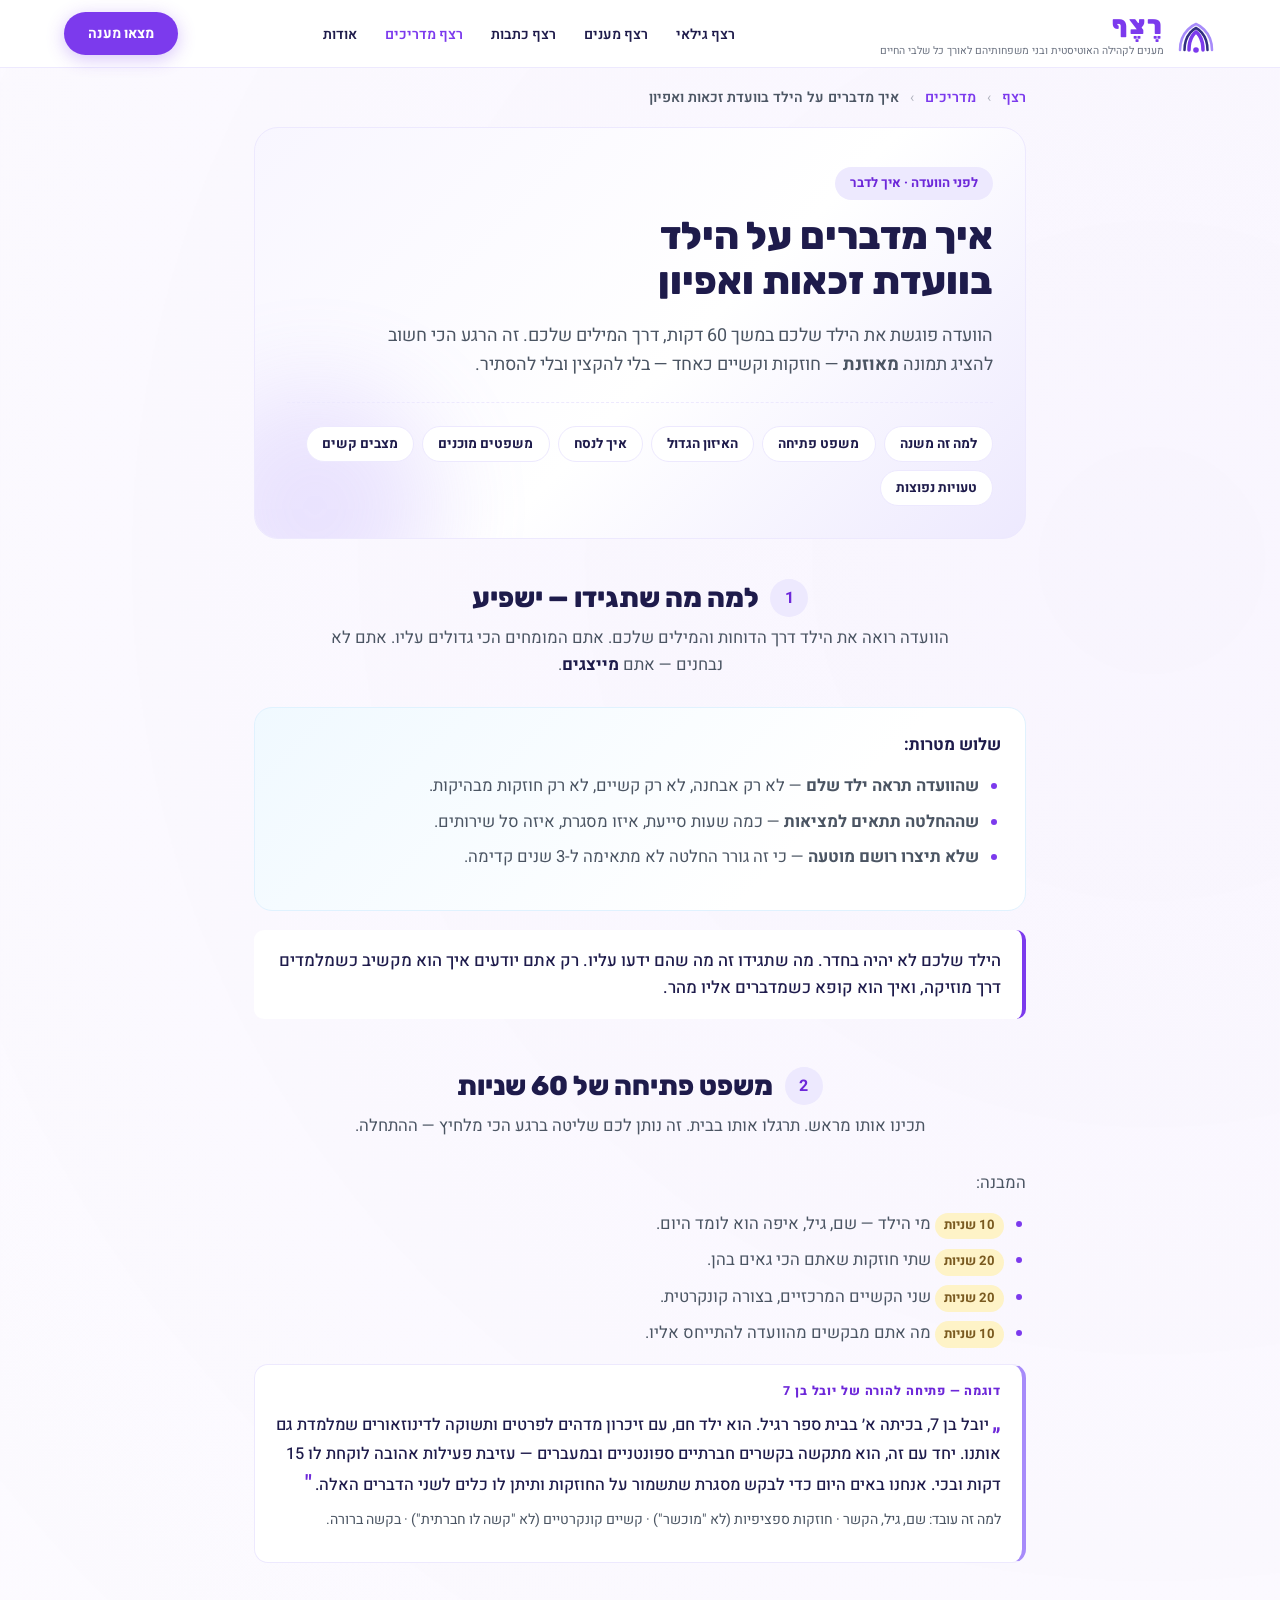
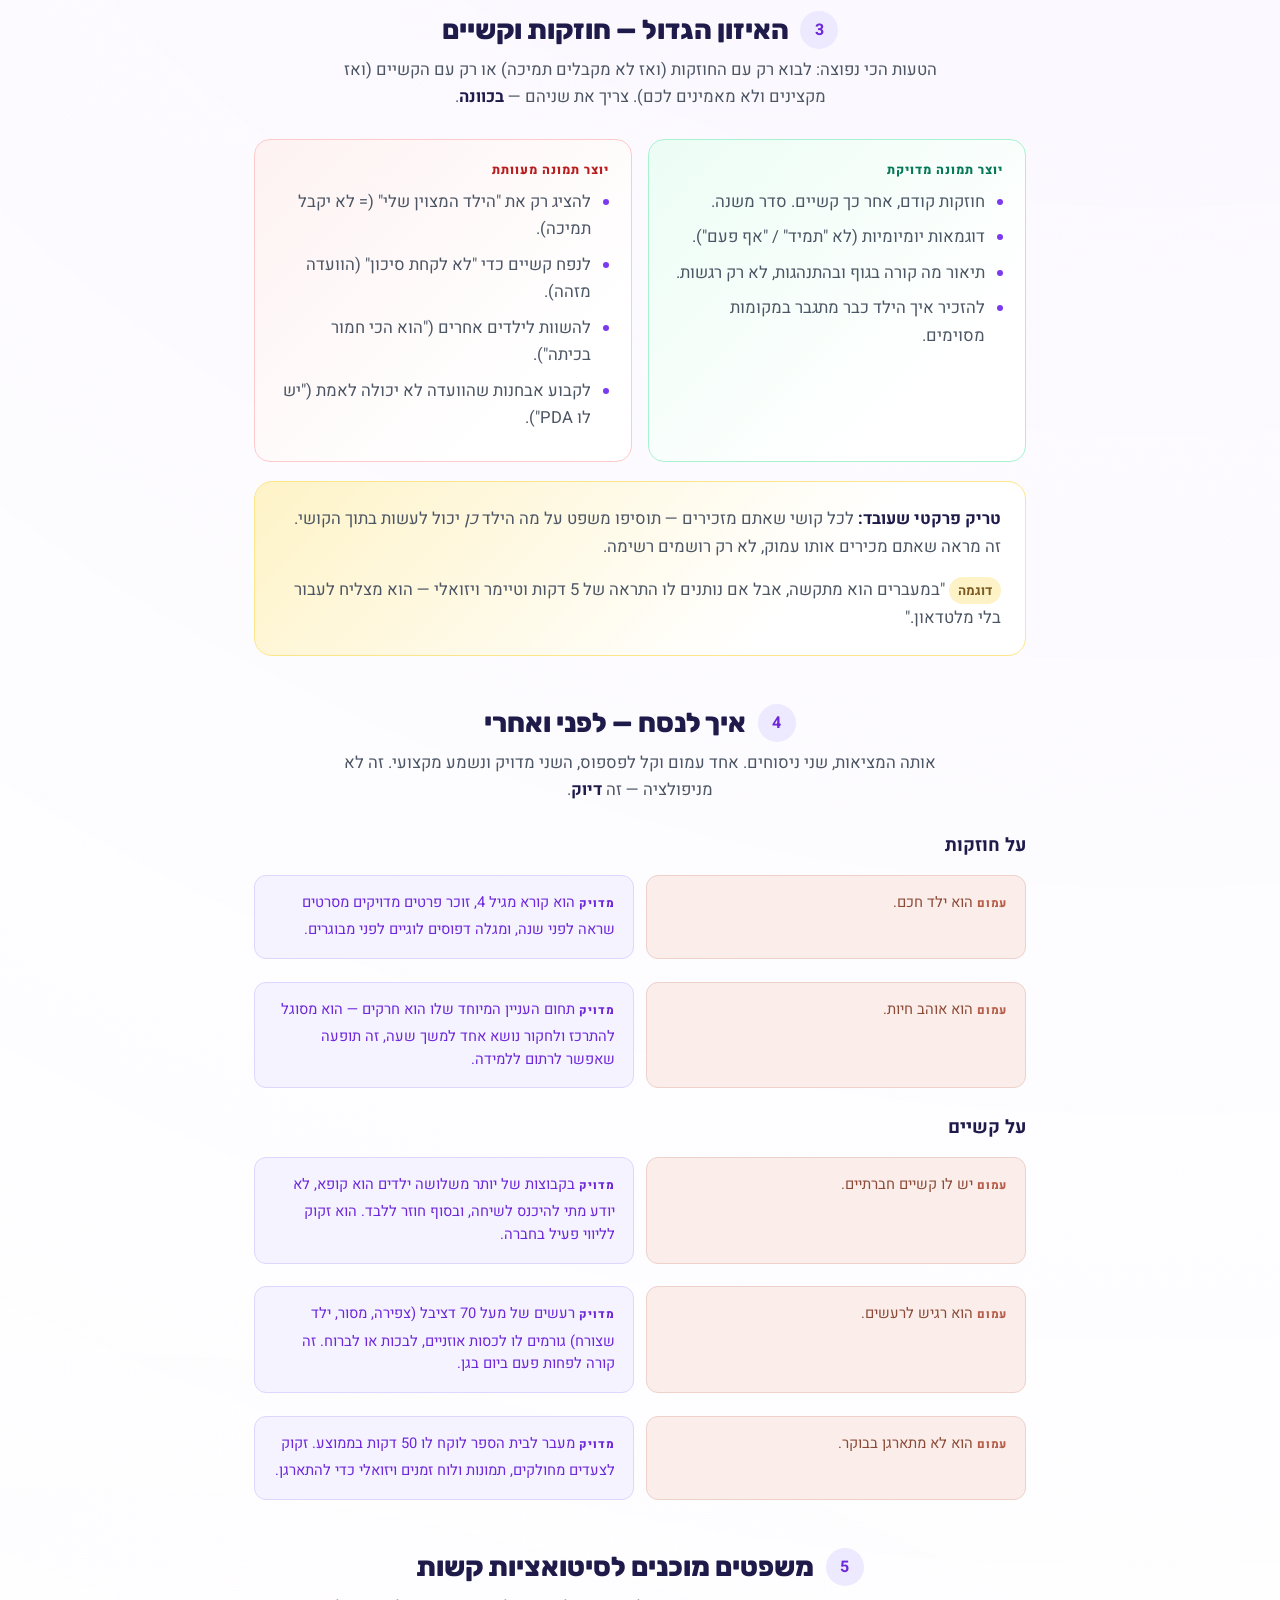
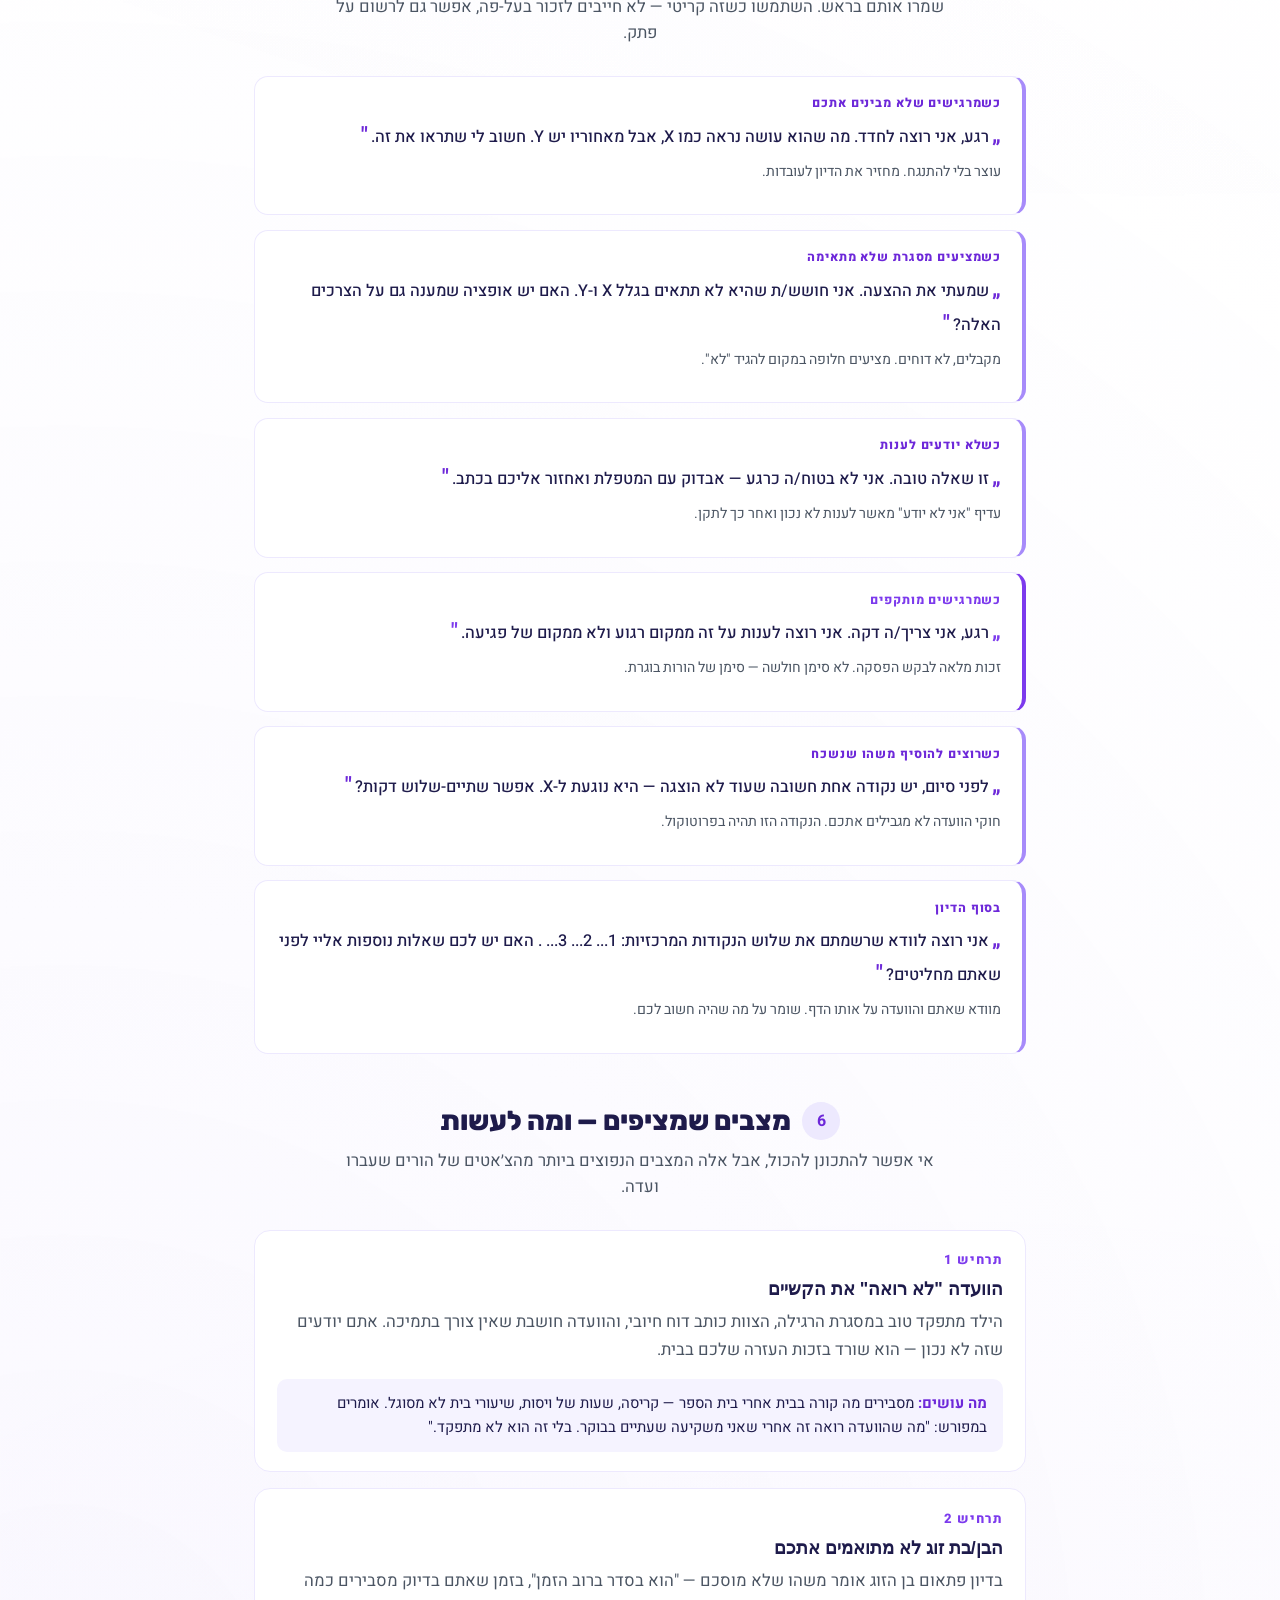
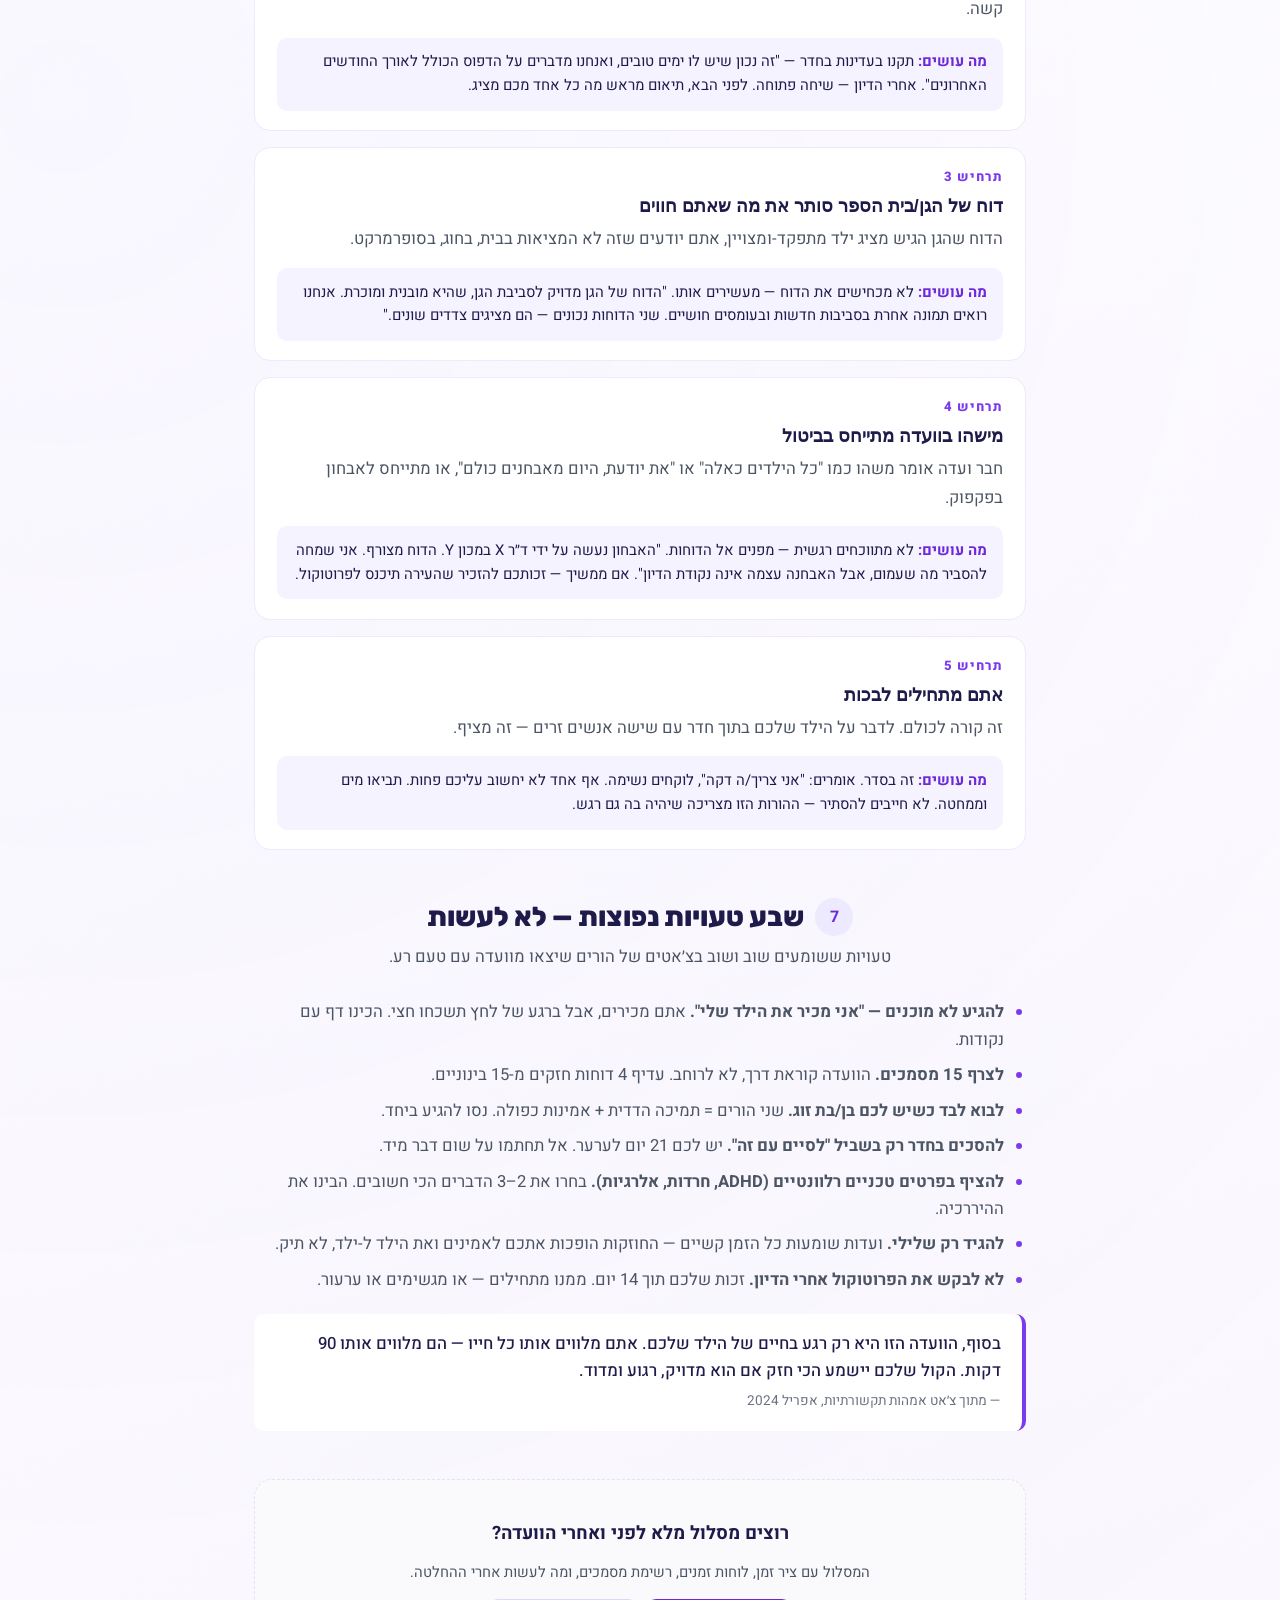
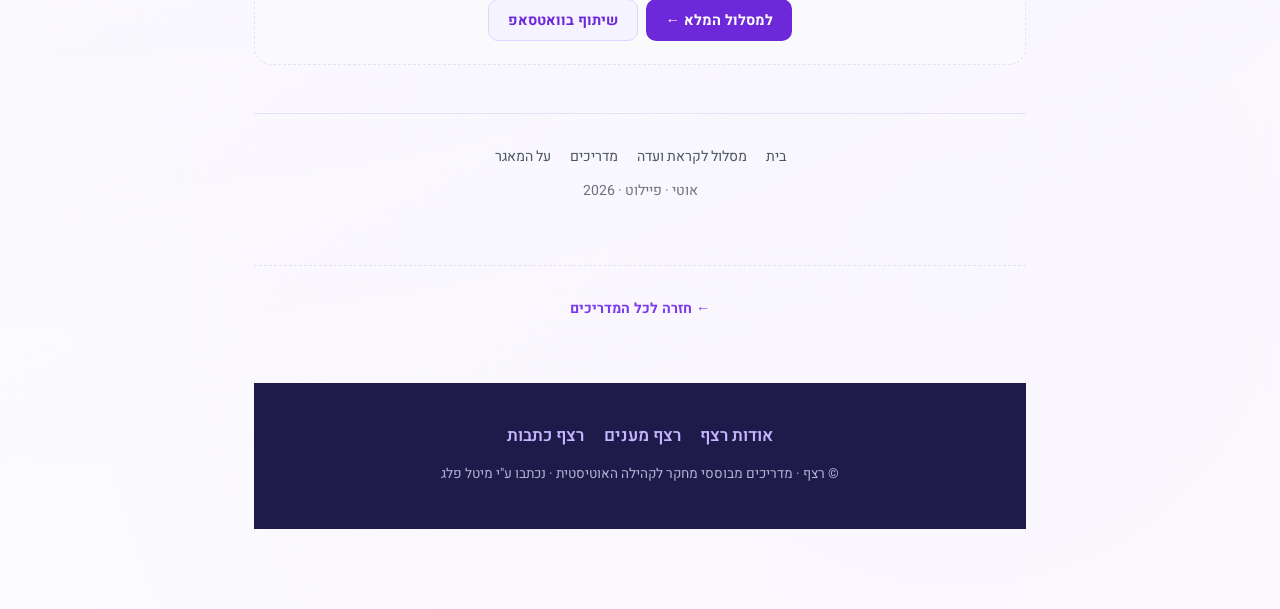
<file: guides/vaada-talking.html>
<!DOCTYPE html>
<html lang="he" dir="rtl">
<head>
<meta charset="UTF-8">
<meta name="viewport" content="width=device-width, initial-scale=1.0">
<title>איך מדברים על הילד בוועדת זכאות ואפיון | מדריך אוטי</title>
<meta name="description" content="מדריך מעשי להורים — איך להציג חוזקות וקשיים, מה לספר ומה לא, דוגמאות לניסוחים, משפטי פתיחה ותשובות למצבים שמציפים.">
<style>
  /* Hero tone — cooler olive */
  .guide-hero {
    background: linear-gradient(135deg, var(--paper-cream) 0%, var(--white) 55%, var(--olive-pale) 100%);
  }
  .guide-hero::before { background: var(--olive); }
  .guide-eyebrow { background: var(--olive-pale); color: var(--olive-deep); }

  /* Phrase card */
  .phrase-card {
    background: var(--white);
    border: 1.5px solid var(--border-soft);
    border-inline-start: 4px solid var(--olive);
    border-radius: 14px;
    padding: 1.1rem 1.3rem;
    margin-bottom: 0.9rem;
  }
  .phrase-card .label {
    font-family: 'Heebo', sans-serif;
    font-size: 0.78rem;
    font-weight: 800;
    text-transform: uppercase;
    letter-spacing: 0.07em;
    color: var(--olive-deep);
    margin-bottom: 0.4rem;
  }
  .phrase-card .quote {
    color: var(--ink);
    font-size: 1.02rem;
    line-height: 1.6;
    font-weight: 500;
    margin-bottom: 0.5rem;
  }
  .phrase-card .quote::before { content: "„"; color: var(--olive-deep); font-size: 1.3em; font-weight: 700; margin-inline-end: 0.2rem; }
  .phrase-card .quote::after  { content: "\""; color: var(--olive-deep); font-size: 1.3em; font-weight: 700; margin-inline-start: 0.2rem; }
  .phrase-card .why {
    font-size: 0.88rem;
    color: var(--ink-soft);
    line-height: 1.55;
  }
  .phrase-card.warm { border-inline-start-color: var(--terracotta-deep); }
  .phrase-card.warm .label, .phrase-card.warm .quote::before, .phrase-card.warm .quote::after { color: var(--terracotta-deep); }

  /* Flip — before/after wording */
  .flip-grid {
    display: grid;
    grid-template-columns: 1fr 1fr;
    gap: 0.8rem;
    margin: 1rem 0 1.4rem;
  }
  .flip-grid > div {
    padding: 1rem 1.1rem;
    border-radius: 12px;
    font-size: 0.92rem;
    line-height: 1.55;
  }
  .flip-before {
    background: #FBEEEA;
    border: 1px solid #EDD1CA;
    color: #8B4A37;
  }
  .flip-after {
    background: var(--olive-pale);
    border: 1px solid var(--olive-soft);
    color: var(--olive-deep);
  }
  .flip-before .tag, .flip-after .tag {
    display: inline-block;
    font-family: 'Heebo', sans-serif;
    font-size: 0.72rem;
    font-weight: 800;
    text-transform: uppercase;
    letter-spacing: 0.08em;
    margin-bottom: 0.4rem;
  }
  .flip-before .tag { color: #B8604B; }
  .flip-after .tag { color: var(--olive-deep); }
  @media (max-width: 640px) {
    .flip-grid { grid-template-columns: 1fr; }
  }

  /* Scenario card */
  .scenario {
    background: var(--white);
    border: 1px solid var(--border-soft);
    border-radius: 16px;
    padding: 1.2rem 1.4rem;
    margin-bottom: 1rem;
  }
  .scenario .situation {
    font-family: 'Heebo', sans-serif;
    font-weight: 800;
    color: var(--terracotta-deep);
    font-size: 0.82rem;
    text-transform: uppercase;
    letter-spacing: 0.07em;
    margin-bottom: 0.5rem;
  }
  .scenario h4 {
    font-family: 'Bellefair', sans-serif;
    font-size: 1.12rem;
    margin: 0 0 0.5rem;
    color: var(--ink);
  }
  .scenario p {
    font-size: 0.95rem;
    line-height: 1.6;
    color: var(--ink-soft);
    margin: 0 0 0.5rem;
  }
  .scenario .response {
    background: var(--olive-pale);
    border-radius: 10px;
    padding: 0.8rem 1rem;
    font-size: 0.93rem;
    color: var(--ink);
    line-height: 1.6;
  }
  .scenario .response b { color: var(--olive-deep); }

  /* Pill highlight */
  .pill {
    display: inline-block;
    padding: 0.15rem 0.55rem;
    border-radius: 999px;
    font-family: 'Heebo', sans-serif;
    font-weight: 700;
    font-size: 0.82rem;
    background: var(--butter-soft);
    color: #7a5a20;
  }

  /* Section quick intro */
  .section-head {
    margin: 2.4rem 0 1rem;
  }
  .section-head h2 {
    font-size: 1.55rem;
    margin: 0 0 0.3rem;
    color: var(--ink);
    display: flex;
    align-items: center;
    gap: 0.6rem;
  }
  .section-head h2 .num {
    display: inline-grid;
    place-items: center;
    width: 34px; height: 34px;
    border-radius: 50%;
    background: var(--olive-pale);
    color: var(--olive-deep);
    font-family: 'Heebo', sans-serif;
    font-weight: 700;
    font-size: 0.95rem;
    flex-shrink: 0;
  }
  .section-head p {
    color: var(--ink-soft);
    font-size: 0.96rem;
    margin: 0;
    line-height: 1.6;
  }

  /* Nav pills reused */
  .nav-pills {
    display: flex;
    gap: 0.5rem;
    flex-wrap: wrap;
    margin: 1.2rem 0 0;
  }
  .nav-pills a {
    padding: 0.45rem 0.95rem;
    background: var(--white);
    border: 1.5px solid var(--border-soft);
    border-radius: 999px;
    color: var(--ink);
    font-weight: 700;
    font-family: 'Heebo', sans-serif;
    font-size: 0.84rem;
    text-decoration: none;
  }
  .nav-pills a:hover { border-color: var(--olive); color: var(--olive-deep); }

  .footer {
    margin-top: 3rem;
    padding: 2rem 0 1rem;
    border-top: 1px solid var(--border);
    text-align: center;
    color: var(--ink-light);
    font-size: 0.88rem;
    font-family: 'Heebo', sans-serif;
  }
  .footer a { color: var(--ink-soft); margin: 0 0.5rem; text-decoration: none; }
  .footer a:hover { color: var(--olive-deep); }
</style>
<link rel="stylesheet" href="rezef-guides.css">
</head>
<body>

<nav class="rezef-nav">
  <a href="../index.html#" class="logo">
    <svg class="logo-svg" viewBox="0 0 40 40" fill="none" aria-hidden="true">
      <path d="M4 36 C4 16 20 10 20 10 C20 10 36 16 36 36" stroke="#A78BFA" stroke-width="2.5" stroke-linecap="round" fill="none"/>
      <path d="M8.5 36 C8.5 19 20 14 20 14 C20 14 31.5 19 31.5 36" stroke="#312E81" stroke-width="2.5" stroke-linecap="round" fill="none"/>
      <path d="M13 36 C13 22 20 18 20 18 C20 18 27 22 27 36" stroke="#7C3AED" stroke-width="3.5" stroke-linecap="round" fill="none"/>
      <circle cx="20" cy="36" r="2.8" fill="#7C3AED"/>
    </svg>
    <div>
      <div class="logo-name">רֶצֶף</div>
      <div class="logo-tag">מענים לקהילה האוטיסטית ובני משפחותיהם לאורך כל שלבי החיים</div>
    </div>
  </a>
  <ul class="nav-links">
    <li><a href="../index.html#ages">רצף גילאי</a></li>
    <li><a href="../index.html#svc">רצף מענים</a></li>
    <li><a href="../index.html#articles">רצף כתבות</a></li>
    <li><a href="index.html" class="active">רצף מדריכים</a></li>
    <li><a href="../index.html#about">אודות</a></li>
  </ul>
  <a href="../index.html#ages" class="nav-cta">מצאו מענה</a>
</nav>

<nav class="rezef-breadcrumb" aria-label="פירורי לחם">
  <a href="../index.html">רצף</a>
  <span class="sep">›</span>
  <a href="index.html">מדריכים</a>
  <span class="sep">›</span>
  <span class="current">איך מדברים על הילד בוועדת זכאות ואפיון</span>
</nav>

<main class="guide-wrap">

  <header class="guide-hero">
    <span class="guide-eyebrow">לפני הוועדה · איך לדבר</span>
    <h1>איך מדברים על הילד<br>בוועדת זכאות ואפיון</h1>
    <p class="lede">
      הוועדה פוגשת את הילד שלכם במשך 60 דקות, דרך המילים שלכם. זה הרגע הכי חשוב להציג תמונה <strong>מאוזנת</strong> — חוזקות וקשיים כאחד — בלי להקצין ובלי להסתיר.
    </p>
    <nav class="nav-pills" aria-label="ניווט פנימי">
      <a href="#why">למה זה משנה</a>
      <a href="#opening">משפט פתיחה</a>
      <a href="#balance">האיזון הגדול</a>
      <a href="#reframe">איך לנסח</a>
      <a href="#phrases">משפטים מוכנים</a>
      <a href="#scenarios">מצבים קשים</a>
      <a href="#mistakes">טעויות נפוצות</a>
    </nav>
  </header>

  <!-- ═══════════════════════════ למה זה משנה ═══════════════════════════ -->
  <section class="gs" id="why">
    <div class="section-head">
      <h2><span class="num">1</span>למה מה שתגידו — ישפיע</h2>
      <p>הוועדה רואה את הילד דרך הדוחות והמילים שלכם. אתם המומחים הכי גדולים עליו. אתם לא נבחנים — אתם <strong>מייצגים</strong>.</p>
    </div>

    <div class="gcard tone-cool">
      <p><strong>שלוש מטרות:</strong></p>
      <ul>
        <li><strong>שהוועדה תראה ילד שלם</strong> — לא רק אבחנה, לא רק קשיים, לא רק חוזקות מבהיקות.</li>
        <li><strong>שההחלטה תתאים למציאות</strong> — כמה שעות סייעת, איזו מסגרת, איזה סל שירותים.</li>
        <li><strong>שלא תיצרו רושם מוטעה</strong> — כי זה גורר החלטה לא מתאימה ל-3 שנים קדימה.</li>
      </ul>
    </div>

    <div class="pull-quote">
      הילד שלכם לא יהיה בחדר. מה שתגידו זה מה שהם ידעו עליו. רק אתם יודעים איך הוא מקשיב כשמלמדים דרך מוזיקה, ואיך הוא קופא כשמדברים אליו מהר.
    </div>
  </section>

  <!-- ═══════════════════════════ משפט פתיחה ═══════════════════════════ -->
  <section class="gs" id="opening">
    <div class="section-head">
      <h2><span class="num">2</span>משפט פתיחה של 60 שניות</h2>
      <p>תכינו אותו מראש. תרגלו אותו בבית. זה נותן לכם שליטה ברגע הכי מלחיץ — ההתחלה.</p>
    </div>

    <p>המבנה:</p>
    <ul>
      <li><span class="pill">10 שניות</span> מי הילד — שם, גיל, איפה הוא לומד היום.</li>
      <li><span class="pill">20 שניות</span> שתי חוזקות שאתם הכי גאים בהן.</li>
      <li><span class="pill">20 שניות</span> שני הקשיים המרכזיים, בצורה קונקרטית.</li>
      <li><span class="pill">10 שניות</span> מה אתם מבקשים מהוועדה להתייחס אליו.</li>
    </ul>

    <div class="phrase-card">
      <div class="label">דוגמה — פתיחה להורה של יובל בן 7</div>
      <p class="quote">יובל בן 7, בכיתה א׳ בבית ספר רגיל. הוא ילד חם, עם זיכרון מדהים לפרטים ותשוקה לדינוזאורים שמלמדת גם אותנו. יחד עם זה, הוא מתקשה בקשרים חברתיים ספונטניים ובמעברים — עזיבת פעילות אהובה לוקחת לו 15 דקות ובכי. אנחנו באים היום כדי לבקש מסגרת שתשמור על החוזקות ותיתן לו כלים לשני הדברים האלה.</p>
      <p class="why">למה זה עובד: שם, גיל, הקשר · חוזקות ספציפיות (לא "מוכשר") · קשיים קונקרטיים (לא "קשה לו חברתית") · בקשה ברורה.</p>
    </div>
  </section>

  <!-- ═══════════════════════════ האיזון הגדול ═══════════════════════════ -->
  <section class="gs" id="balance">
    <div class="section-head">
      <h2><span class="num">3</span>האיזון הגדול — חוזקות וקשיים</h2>
      <p>הטעות הכי נפוצה: לבוא רק עם החוזקות (ואז לא מקבלים תמיכה) או רק עם הקשיים (ואז מקצינים ולא מאמינים לכם). צריך את שניהם — <strong>בכוונה</strong>.</p>
    </div>

    <div class="do-dont">
      <div class="do">
        <h4>יוצר תמונה מדויקת</h4>
        <ul>
          <li>חוזקות קודם, אחר כך קשיים. סדר משנה.</li>
          <li>דוגמאות יומיומיות (לא "תמיד" / "אף פעם").</li>
          <li>תיאור מה קורה בגוף ובהתנהגות, לא רק רגשות.</li>
          <li>להזכיר איך הילד כבר מתגבר במקומות מסוימים.</li>
        </ul>
      </div>
      <div class="dont">
        <h4>יוצר תמונה מעוותת</h4>
        <ul>
          <li>להציג רק את "הילד המצוין שלי" (= לא יקבל תמיכה).</li>
          <li>לנפח קשיים כדי "לא לקחת סיכון" (הוועדה מזהה).</li>
          <li>להשוות לילדים אחרים ("הוא הכי חמור בכיתה").</li>
          <li>לקבוע אבחנות שהוועדה לא יכולה לאמת ("יש לו PDA").</li>
        </ul>
      </div>
    </div>

    <div class="gcard tone-butter">
      <p><strong>טריק פרקטי שעובד:</strong> לכל קושי שאתם מזכירים — תוסיפו משפט על מה הילד <em>כן</em> יכול לעשות בתוך הקושי. זה מראה שאתם מכירים אותו עמוק, לא רק רושמים רשימה.</p>
      <p style="margin-bottom:0"><span class="pill">דוגמה</span> "במעברים הוא מתקשה, אבל אם נותנים לו התראה של 5 דקות וטיימר ויזואלי — הוא מצליח לעבור בלי מלטדאון."</p>
    </div>
  </section>

  <!-- ═══════════════════════════ איך לנסח ═══════════════════════════ -->
  <section class="gs" id="reframe">
    <div class="section-head">
      <h2><span class="num">4</span>איך לנסח — לפני ואחרי</h2>
      <p>אותה המציאות, שני ניסוחים. אחד עמום וקל לפספוס, השני מדויק ונשמע מקצועי. זה לא מניפולציה — זה <strong>דיוק</strong>.</p>
    </div>

    <h3>על חוזקות</h3>
    <div class="flip-grid">
      <div class="flip-before">
        <span class="tag">עמום</span>
        הוא ילד חכם.
      </div>
      <div class="flip-after">
        <span class="tag">מדויק</span>
        הוא קורא מגיל 4, זוכר פרטים מדויקים מסרטים שראה לפני שנה, ומגלה דפוסים לוגיים לפני מבוגרים.
      </div>
    </div>

    <div class="flip-grid">
      <div class="flip-before">
        <span class="tag">עמום</span>
        הוא אוהב חיות.
      </div>
      <div class="flip-after">
        <span class="tag">מדויק</span>
        תחום העניין המיוחד שלו הוא חרקים — הוא מסוגל להתרכז ולחקור נושא אחד למשך שעה, זה תופעה שאפשר לרתום ללמידה.
      </div>
    </div>

    <h3>על קשיים</h3>
    <div class="flip-grid">
      <div class="flip-before">
        <span class="tag">עמום</span>
        יש לו קשיים חברתיים.
      </div>
      <div class="flip-after">
        <span class="tag">מדויק</span>
        בקבוצות של יותר משלושה ילדים הוא קופא, לא יודע מתי להיכנס לשיחה, ובסוף חוזר ללבד. הוא זקוק לליווי פעיל בחברה.
      </div>
    </div>

    <div class="flip-grid">
      <div class="flip-before">
        <span class="tag">עמום</span>
        הוא רגיש לרעשים.
      </div>
      <div class="flip-after">
        <span class="tag">מדויק</span>
        רעשים של מעל 70 דציבל (צפירה, מסור, ילד שצורח) גורמים לו לכסות אוזניים, לבכות או לברוח. זה קורה לפחות פעם ביום בגן.
      </div>
    </div>

    <div class="flip-grid">
      <div class="flip-before">
        <span class="tag">עמום</span>
        הוא לא מתארגן בבוקר.
      </div>
      <div class="flip-after">
        <span class="tag">מדויק</span>
        מעבר לבית הספר לוקח לו 50 דקות בממוצע. זקוק לצעדים מחולקים, תמונות ולוח זמנים ויזואלי כדי להתארגן.
      </div>
    </div>
  </section>

  <!-- ═══════════════════════════ משפטים מוכנים ═══════════════════════════ -->
  <section class="gs" id="phrases">
    <div class="section-head">
      <h2><span class="num">5</span>משפטים מוכנים לסיטואציות קשות</h2>
      <p>שמרו אותם בראש. השתמשו כשזה קריטי — לא חייבים לזכור בעל-פה, אפשר גם לרשום על פתק.</p>
    </div>

    <div class="phrase-card">
      <div class="label">כשמרגישים שלא מבינים אתכם</div>
      <p class="quote">רגע, אני רוצה לחדד. מה שהוא עושה נראה כמו X, אבל מאחוריו יש Y. חשוב לי שתראו את זה.</p>
      <p class="why">עוצר בלי להתנגח. מחזיר את הדיון לעובדות.</p>
    </div>

    <div class="phrase-card">
      <div class="label">כשמציעים מסגרת שלא מתאימה</div>
      <p class="quote">שמעתי את ההצעה. אני חושש/ת שהיא לא תתאים בגלל X ו-Y. האם יש אופציה שמענה גם על הצרכים האלה?</p>
      <p class="why">מקבלים, לא דוחים. מציעים חלופה במקום להגיד "לא".</p>
    </div>

    <div class="phrase-card">
      <div class="label">כשלא יודעים לענות</div>
      <p class="quote">זו שאלה טובה. אני לא בטוח/ה כרגע — אבדוק עם המטפלת ואחזור אליכם בכתב.</p>
      <p class="why">עדיף "אני לא יודע" מאשר לענות לא נכון ואחר כך לתקן.</p>
    </div>

    <div class="phrase-card warm">
      <div class="label">כשמרגישים מותקפים</div>
      <p class="quote">רגע, אני צריך/ה דקה. אני רוצה לענות על זה ממקום רגוע ולא ממקום של פגיעה.</p>
      <p class="why">זכות מלאה לבקש הפסקה. לא סימן חולשה — סימן של הורות בוגרת.</p>
    </div>

    <div class="phrase-card">
      <div class="label">כשרוצים להוסיף משהו שנשכח</div>
      <p class="quote">לפני סיום, יש נקודה אחת חשובה שעוד לא הוצגה — היא נוגעת ל-X. אפשר שתיים-שלוש דקות?</p>
      <p class="why">חוקי הוועדה לא מגבילים אתכם. הנקודה הזו תהיה בפרוטוקול.</p>
    </div>

    <div class="phrase-card">
      <div class="label">בסוף הדיון</div>
      <p class="quote">אני רוצה לוודא שרשמתם את שלוש הנקודות המרכזיות: 1... 2... 3... . האם יש לכם שאלות נוספות אליי לפני שאתם מחליטים?</p>
      <p class="why">מוודא שאתם והוועדה על אותו הדף. שומר על מה שהיה חשוב לכם.</p>
    </div>
  </section>

  <!-- ═══════════════════════════ מצבים קשים ═══════════════════════════ -->
  <section class="gs" id="scenarios">
    <div class="section-head">
      <h2><span class="num">6</span>מצבים שמציפים — ומה לעשות</h2>
      <p>אי אפשר להתכונן להכול, אבל אלה המצבים הנפוצים ביותר מהצ׳אטים של הורים שעברו ועדה.</p>
    </div>

    <div class="scenario">
      <div class="situation">תרחיש 1</div>
      <h4>הוועדה "לא רואה" את הקשיים</h4>
      <p>הילד מתפקד טוב במסגרת הרגילה, הצוות כותב דוח חיובי, והוועדה חושבת שאין צורך בתמיכה. אתם יודעים שזה לא נכון — הוא שורד בזכות העזרה שלכם בבית.</p>
      <div class="response">
        <b>מה עושים:</b> מסבירים מה קורה בבית אחרי בית הספר — קריסה, שעות של ויסות, שיעורי בית לא מסוגל. אומרים במפורש: "מה שהוועדה רואה זה אחרי שאני משקיעה שעתיים בבוקר. בלי זה הוא לא מתפקד."
      </div>
    </div>

    <div class="scenario">
      <div class="situation">תרחיש 2</div>
      <h4>הבן/בת זוג לא מתואמים אתכם</h4>
      <p>בדיון פתאום בן הזוג אומר משהו שלא מוסכם — "הוא בסדר ברוב הזמן", בזמן שאתם בדיוק מסבירים כמה קשה.</p>
      <div class="response">
        <b>מה עושים:</b> תקנו בעדינות בחדר — "זה נכון שיש לו ימים טובים, ואנחנו מדברים על הדפוס הכולל לאורך החודשים האחרונים". אחרי הדיון — שיחה פתוחה. לפני הבא, תיאום מראש מה כל אחד מכם מציג.
      </div>
    </div>

    <div class="scenario">
      <div class="situation">תרחיש 3</div>
      <h4>דוח של הגן/בית הספר סותר את מה שאתם חווים</h4>
      <p>הדוח שהגן הגיש מציג ילד מתפקד-ומצויין, אתם יודעים שזה לא המציאות בבית, בחוג, בסופרמרקט.</p>
      <div class="response">
        <b>מה עושים:</b> לא מכחישים את הדוח — מעשירים אותו. "הדוח של הגן מדויק לסביבת הגן, שהיא מובנית ומוכרת. אנחנו רואים תמונה אחרת בסביבות חדשות ובעומסים חושיים. שני הדוחות נכונים — הם מציגים צדדים שונים."
      </div>
    </div>

    <div class="scenario">
      <div class="situation">תרחיש 4</div>
      <h4>מישהו בוועדה מתייחס בביטול</h4>
      <p>חבר ועדה אומר משהו כמו "כל הילדים כאלה" או "את יודעת, היום מאבחנים כולם", או מתייחס לאבחון בפקפוק.</p>
      <div class="response">
        <b>מה עושים:</b> לא מתווכחים רגשית — מפנים אל הדוחות. "האבחון נעשה על ידי ד״ר X במכון Y. הדוח מצורף. אני שמחה להסביר מה שעמום, אבל האבחנה עצמה אינה נקודת הדיון". אם ממשיך — זכותכם להזכיר שהעירה תיכנס לפרוטוקול.
      </div>
    </div>

    <div class="scenario">
      <div class="situation">תרחיש 5</div>
      <h4>אתם מתחילים לבכות</h4>
      <p>זה קורה לכולם. לדבר על הילד שלכם בתוך חדר עם שישה אנשים זרים — זה מציף.</p>
      <div class="response">
        <b>מה עושים:</b> זה בסדר. אומרים: "אני צריך/ה דקה", לוקחים נשימה. אף אחד לא יחשוב עליכם פחות. תביאו מים וממחטה. לא חייבים להסתיר — ההורות הזו מצריכה שיהיה בה גם רגש.
      </div>
    </div>
  </section>

  <!-- ═══════════════════════════ טעויות נפוצות ═══════════════════════════ -->
  <section class="gs" id="mistakes">
    <div class="section-head">
      <h2><span class="num">7</span>שבע טעויות נפוצות — לא לעשות</h2>
      <p>טעויות ששומעים שוב ושוב בצ׳אטים של הורים שיצאו מוועדה עם טעם רע.</p>
    </div>

    <ul>
      <li><strong>להגיע לא מוכנים — "אני מכיר את הילד שלי".</strong> אתם מכירים, אבל ברגע של לחץ תשכחו חצי. הכינו דף עם נקודות.</li>
      <li><strong>לצרף 15 מסמכים.</strong> הוועדה קוראת דרך, לא לרוחב. עדיף 4 דוחות חזקים מ-15 בינוניים.</li>
      <li><strong>לבוא לבד כשיש לכם בן/בת זוג.</strong> שני הורים = תמיכה הדדית + אמינות כפולה. נסו להגיע ביחד.</li>
      <li><strong>להסכים בחדר רק בשביל "לסיים עם זה".</strong> יש לכם 21 יום לערער. אל תחתמו על שום דבר מיד.</li>
      <li><strong>להציף בפרטים טכניים רלוונטיים (ADHD, חרדות, אלרגיות).</strong> בחרו את 2–3 הדברים הכי חשובים. הבינו את ההיררכיה.</li>
      <li><strong>להגיד רק שלילי.</strong> ועדות שומעות כל הזמן קשיים — החוזקות הופכות אתכם לאמינים ואת הילד ל-ילד, לא תיק.</li>
      <li><strong>לא לבקש את הפרוטוקול אחרי הדיון.</strong> זכות שלכם תוך 14 יום. ממנו מתחילים — או מגשימים או ערעור.</li>
    </ul>

    <div class="pull-quote">
      בסוף, הוועדה הזו היא רק רגע בחיים של הילד שלכם. אתם מלווים אותו כל חייו — הם מלווים אותו 90 דקות. הקול שלכם יישמע הכי חזק אם הוא מדויק, רגוע ומדוד.
      <span class="attr">— מתוך צ׳אט אמהות תקשורתיות, אפריל 2024</span>
    </div>
  </section>

  <section style="background: var(--paper-cream); border: 1px dashed var(--border); border-radius: 18px; padding: 1.4rem 1.6rem; margin-top: 2rem; text-align: center;">
    <h3 style="margin-bottom: 0.4rem; font-size: 1.15rem;">רוצים מסלול מלא לפני ואחרי הוועדה?</h3>
    <p style="color: var(--ink-soft); margin-bottom: 1rem; font-size: 0.92rem;">המסלול עם ציר זמן, לוחות זמנים, רשימת מסמכים, ומה לעשות אחרי ההחלטה.</p>
    <div style="display: flex; gap: 0.5rem; flex-wrap: wrap; justify-content: center;">
      <a href="../journey-vaada.html" style="padding: 0.6rem 1.2rem; background: var(--olive-deep); color: var(--white); border-radius: 10px; font-weight: 700; font-family: 'Heebo', sans-serif; text-decoration: none; display: inline-flex; align-items: center; gap: 0.4rem; font-size: 0.9rem;">
        למסלול המלא ←
      </a>
      <a id="share-wa" href="#" style="padding: 0.6rem 1.2rem; background: var(--olive-pale); color: var(--olive-deep); border: 1.5px solid var(--olive-soft); border-radius: 10px; font-weight: 700; font-family: 'Heebo', sans-serif; text-decoration: none; display: inline-flex; align-items: center; gap: 0.4rem; font-size: 0.9rem;">
        שיתוף בוואטסאפ
      </a>
    </div>
  </section>
  <script>
    (function(){
      const a = document.getElementById('share-wa');
      if (a) {
        const msg = encodeURIComponent('איך מדברים על הילד בוועדת זכאות ואפיון — מדריך להורים:\n' + window.location.href);
        a.href = 'https://api.whatsapp.com/send?text=' + msg;
      }
    })();
  </script>

  <footer class="footer">
    <div>
      <a href="../index.html">בית</a>
      <a href="../journey-vaada.html">מסלול לקראת ועדה</a>
      <a href="index.html">מדריכים</a>
      <a href="../about.html">על המאגר</a>
    </div>
    <div style="margin-top: 0.8rem">אוטי · פיילוט · 2026</div>
  </footer>

  </div>

<footer class="guide-footer">
  <a href="index.html" class="back">← חזרה לכל המדריכים</a>
</footer>

<footer class="rezef-footer">
  <div class="ft-links">
    <a href="../index.html#about">אודות רצף</a>
    <a href="../index.html#svc">רצף מענים</a>
    <a href="../index.html#articles">רצף כתבות</a>
  </div>
  <p class="ft-note">© רצף · מדריכים מבוססי מחקר לקהילה האוטיסטית · נכתבו ע"י מיטל פלג</p>
</footer>

</main>

</body>
</html>
</file>
<file: guides/rezef-guides.css>
/* ════════════════════════════════════════════════════════════════════════
   מדריכי רצף — סגנון משותף לכל המדריכים
   מבוסס על הפלטה הסגולה של רצף (Heebo / Rubik / #7C3AED)
   ממיר את שלד הרכיבים שהיה ב-oti/guides לעיצוב הרצף
   ════════════════════════════════════════════════════════════════════════ */

@import url('https://fonts.googleapis.com/css2?family=Heebo:wght@300;400;500;600;700;800;900&family=Rubik:wght@700;800;900&display=swap');

/* ═══════════════════════ TOKENS ═══════════════════════ */
:root {
  /* DNA רצף — סגול */
  --purple:    #7C3AED;
  --purple2:   #6D28D9;
  --purple3:   #A78BFA;
  --purple-bg: #F8F6FF;
  --purple-bg2:#EDE9FE;
  --navy:      #1E1B4B;
  --navy2:    #312E81;

  /* Aliases — שמות המשתנים של אוטי, כדי לא לשבור class rules קיימים */
  --ink:               var(--navy);
  --ink-soft:          #4B5563;
  --ink-light:         #6B7280;

  --paper:             #FFFFFF;
  --paper-deep:        #F3F0FF;
  --paper-cream:       #FAFAFD;
  --white:             #FFFFFF;

  --terracotta:        var(--purple3);
  --terracotta-deep:   var(--purple);
  --terracotta-soft:   var(--purple-bg2);
  --terracotta-pale:   var(--purple-bg);

  --olive:             var(--purple3);
  --olive-deep:        var(--purple2);
  --olive-soft:        #DDD6FE;
  --olive-pale:        #F5F3FF;

  --butter:            #FDE68A;
  --butter-soft:       #FEF3C7;

  --pumpkin:           #F59E0B;
  --pumpkin-soft:      #FEF3C7;

  --border:            #E5E1F5;
  --border-soft:       #EDE9FE;

  --shadow-sm: 0 2px 6px rgba(30, 27, 75, 0.05);
  --shadow:    0 4px 18px rgba(124, 58, 237, 0.08);
  --shadow-lg: 0 10px 32px rgba(124, 58, 237, 0.12);
}

* { box-sizing: border-box; }

html, body {
  background: #FFFFFF;
  background-image:
    radial-gradient(circle at 90% 8%, rgba(124, 58, 237, 0.05) 0%, transparent 45%),
    radial-gradient(circle at 5% 70%, rgba(167, 139, 250, 0.06) 0%, transparent 40%),
    radial-gradient(circle at 75% 95%, rgba(109, 40, 217, 0.04) 0%, transparent 35%);
  margin: 0;
  font-family: 'Heebo', sans-serif;
  direction: rtl;
  color: var(--navy);
}

a { color: var(--purple); }

/* ═══════════════════════ NAV (תואם לנאב של רצף) ═══════════════════════ */
.rezef-nav {
  position: sticky; top: 0; z-index: 250;
  height: 68px; padding: 0 64px;
  display: flex; align-items: center; justify-content: space-between;
  background: rgba(255,255,255,0.95);
  backdrop-filter: blur(16px);
  -webkit-backdrop-filter: blur(16px);
  border-bottom: 1px solid var(--border-soft);
}
.rezef-nav .logo { display: flex; align-items: center; gap: 12px; text-decoration: none; }
.rezef-nav .logo-svg { width: 40px; height: 40px; flex-shrink: 0; }
.rezef-nav .logo-name {
  font-family: 'Rubik', sans-serif;
  font-size: 26px; font-weight: 900;
  color: var(--purple);
  letter-spacing: 2px;
}
.rezef-nav .logo-tag {
  font-size: 10.5px; color: var(--ink-light);
  margin-top: 2px; font-weight: 400;
}
.rezef-nav .nav-links {
  display: flex; align-items: center; gap: 28px; list-style: none;
  margin: 0; padding: 0;
}
.rezef-nav .nav-links a {
  text-decoration: none;
  color: var(--navy);
  font-size: 14px; font-weight: 600;
  transition: color .15s;
}
.rezef-nav .nav-links a:hover { color: var(--purple); }
.rezef-nav .nav-links a.active { color: var(--purple); }
.rezef-nav .nav-cta {
  background: var(--purple); color: #fff !important;
  padding: 11px 24px; border-radius: 100px;
  font-weight: 700; font-size: 14px;
  white-space: nowrap; text-decoration: none;
  box-shadow: 0 4px 18px rgba(124, 58, 237, 0.3);
  transition: box-shadow .2s, transform .15s;
}
.rezef-nav .nav-cta:hover {
  background: var(--purple2);
  box-shadow: 0 6px 26px rgba(124, 58, 237, 0.42);
  transform: translateY(-1px);
}
@media (max-width: 900px) {
  .rezef-nav { padding: 0 20px; }
  .rezef-nav .nav-links { gap: 18px; }
  .rezef-nav .nav-links a { font-size: 13px; }
  .rezef-nav .logo-tag { display: none; }
}
@media (max-width: 700px) {
  .rezef-nav .nav-links { display: none; }
  .rezef-nav .nav-cta { padding: 8px 16px; font-size: 13px; }
}

/* ═══════════════════════ BREADCRUMB ═══════════════════════ */
.rezef-breadcrumb {
  max-width: 820px;
  margin: 0 auto;
  padding: 1.2rem 1.5rem 0;
  font-family: 'Heebo', sans-serif;
  font-size: 0.88rem;
  color: var(--ink-light);
}
.rezef-breadcrumb a {
  color: var(--purple); text-decoration: none; font-weight: 600;
}
.rezef-breadcrumb a:hover { text-decoration: underline; }
.rezef-breadcrumb .sep { margin: 0 0.5rem; opacity: 0.5; }
.rezef-breadcrumb .current { color: var(--ink-soft); font-weight: 600; }

/* ═══════════════════════ GUIDE WRAP & READING ═══════════════════════ */
.guide-wrap, .guide-wrap p, .guide-wrap li, .guide-wrap div {
  font-family: 'Heebo', sans-serif;
}
.guide-wrap { font-size: 17px; }
.guide-wrap { max-width: 820px; margin: 0 auto; padding: 1.2rem 1.5rem 5rem; }
.guide-wrap .lede { font-size: 1.18rem; line-height: 1.7; color: var(--ink-soft); }
.gs p, .gs ul li { font-size: 1.04rem; line-height: 1.75; }
.tl-card ul li { font-size: 1rem !important; line-height: 1.6 !important; }
.yn-item { font-size: 1rem !important; }
.yn-item .txt strong { font-size: 1.04rem !important; }
.yn-item .txt .note { font-size: 0.92rem !important; line-height: 1.55; }
.scn .q-text h4 { font-size: 1.06rem !important; line-height: 1.45; }
.scn .q-text .hint { font-size: 0.9rem !important; }
.answer-block { font-size: 1rem !important; line-height: 1.7; }
.phrase .text { font-size: 1.12rem !important; line-height: 1.5; }
.phrase .when { font-size: 0.92rem !important; line-height: 1.55; }
.timeline-item h4 { font-size: 1.12rem !important; }
.timeline-item p { font-size: 1rem !important; line-height: 1.65; }
.resource h4 { font-size: 1.06rem !important; }
.resource p { font-size: 0.96rem !important; line-height: 1.6; }
.step h4 { font-size: 1.06rem !important; }
.step p { font-size: 0.98rem !important; line-height: 1.6; }
.check-list li { font-size: 1.03rem !important; }
.check-txt strong { font-size: 1.04rem !important; }
.check-txt .sub { font-size: 0.9rem !important; line-height: 1.5; }
.section-head p { font-size: 1.04rem !important; line-height: 1.65; }
.big-reframe p { font-size: 1.14rem !important; line-height: 1.7; }
.tl-card h3 { font-size: 1.25rem !important; }
.yn-head h3 { font-size: 1.25rem !important; }
.gcard p { font-size: 1.04rem !important; line-height: 1.7; }
.gcard h3 { font-size: 1.2rem !important; }

/* ═══════════════════════ HERO ═══════════════════════ */
.guide-hero {
  position: relative;
  margin-bottom: 2.5rem;
  padding: 2.4rem 2rem 2rem;
  background: linear-gradient(135deg, var(--purple-bg) 0%, #FFFFFF 55%, var(--purple-bg2) 100%);
  border: 1px solid var(--border-soft);
  border-radius: 24px;
  overflow: hidden;
}
.guide-hero::before {
  content: ""; position: absolute;
  width: 240px; height: 240px;
  border-radius: 50%;
  background: var(--purple3);
  opacity: 0.22; filter: blur(50px);
  bottom: -90px; inset-inline-end: -60px;
  pointer-events: none;
}
.guide-hero > * { position: relative; z-index: 1; }
.guide-eyebrow {
  display: inline-flex; align-items: center; gap: 0.45rem;
  background: var(--purple-bg2);
  color: var(--purple2);
  padding: 0.4rem 0.95rem;
  border-radius: 999px;
  font-size: 0.82rem; font-weight: 700;
  font-family: 'Heebo', sans-serif;
  margin-bottom: 0.9rem;
}
.guide-hero h1 {
  font-family: 'Rubik', 'Heebo', sans-serif;
  font-size: 2.4rem; line-height: 1.18;
  margin: 0 0 0.7rem; font-weight: 800;
  color: var(--navy);
}
.guide-hero .lede {
  font-size: 1.12rem;
  color: var(--ink-soft);
  max-width: 640px; line-height: 1.6;
  margin-bottom: 0;
}

/* Audience switcher */
.audience-switch {
  display: inline-flex;
  background: var(--purple-bg);
  border: 1px solid var(--border-soft);
  border-radius: 14px;
  padding: 0.3rem;
  margin-top: 1.4rem;
  gap: 0.25rem;
}
.audience-switch button {
  background: transparent; border: none;
  padding: 0.55rem 1.1rem; border-radius: 10px;
  font-family: 'Heebo', sans-serif;
  font-size: 0.92rem; font-weight: 700;
  color: var(--ink-soft);
  cursor: pointer; transition: all 0.15s ease;
}
.audience-switch button:hover { color: var(--navy); background: rgba(255,255,255,0.7); }
.audience-switch button.active {
  background: var(--purple);
  color: #FFFFFF;
  box-shadow: 0 2px 8px rgba(124, 58, 237, 0.28);
}

/* ═══════════════════════ NAV PILLS ═══════════════════════ */
.nav-pills {
  display: flex; flex-wrap: wrap; gap: 0.5rem;
  margin-top: 1.4rem; padding-top: 1.4rem;
  border-top: 1px dashed var(--border-soft);
}
.nav-pill {
  padding: 0.55rem 1rem;
  background: #FFFFFF;
  border: 1.5px solid var(--border-soft);
  border-radius: 999px;
  text-decoration: none;
  color: var(--navy);
  font-weight: 700; font-size: 0.88rem;
  font-family: 'Heebo', sans-serif;
  transition: all 0.18s ease;
}
.nav-pill:hover {
  transform: translateY(-2px);
  border-color: var(--purple3);
  box-shadow: var(--shadow-sm);
}

/* ═══════════════════════ TOC ═══════════════════════ */
.guide-toc {
  background: var(--paper-cream);
  border: 1px dashed var(--border);
  border-radius: 18px;
  padding: 1.2rem 1.4rem;
  margin-bottom: 2.5rem;
}
.guide-toc h4 {
  font-family: 'Heebo', sans-serif;
  font-size: 0.78rem;
  text-transform: uppercase; letter-spacing: 0.07em;
  color: var(--purple2);
  margin: 0 0 0.7rem;
}
.guide-toc ol {
  list-style: none; padding: 0; margin: 0;
  display: grid;
  grid-template-columns: repeat(auto-fit, minmax(220px, 1fr));
  gap: 0.4rem 1rem;
  counter-reset: tocnum;
}
.guide-toc li { counter-increment: tocnum; font-size: 0.92rem; }
.guide-toc li::before {
  content: counter(tocnum);
  display: inline-grid; place-items: center;
  width: 22px; height: 22px;
  border-radius: 50%;
  background: var(--purple-bg2);
  color: var(--purple2);
  font-weight: 700; font-family: 'Heebo', sans-serif;
  font-size: 0.78rem;
  margin-inline-end: 0.5rem;
  vertical-align: middle;
}
.guide-toc a { color: var(--navy); text-decoration: none; font-weight: 500; }
.guide-toc a:hover { color: var(--purple); }

/* ═══════════════════════ GS SECTIONS ═══════════════════════ */
.gs { margin-bottom: 3rem; scroll-margin-top: 90px; }
.gs h2 {
  font-family: 'Rubik', 'Heebo', sans-serif;
  font-size: 1.7rem; font-weight: 800;
  margin: 0 0 1rem;
  display: flex; align-items: center; gap: 0.7rem;
  line-height: 1.25;
  color: var(--navy);
}
.gs h2 .num {
  display: inline-grid; place-items: center;
  width: 38px; height: 38px; border-radius: 50%;
  background: var(--purple-bg2);
  color: var(--purple2);
  font-family: 'Heebo', sans-serif;
  font-weight: 700; font-size: 1rem;
  flex-shrink: 0;
}
.gs h3 {
  font-size: 1.15rem; font-weight: 700;
  font-family: 'Heebo', sans-serif;
  margin: 1.6rem 0 0.6rem;
  color: var(--navy);
}
.gs p { color: var(--ink-soft); line-height: 1.7; margin: 0 0 0.9rem; }
.gs p strong { color: var(--navy); font-weight: 700; }
.gs ul { padding-inline-start: 1.4rem; margin: 0 0 1rem; }
.gs ul li { margin-bottom: 0.5rem; color: var(--ink-soft); line-height: 1.65; }
.gs ul li::marker { color: var(--purple); }

/* ═══════════════════════ GCARD ═══════════════════════ */
.gcard {
  background: #FFFFFF;
  border: 1px solid var(--border-soft);
  border-radius: 18px;
  padding: 1.4rem 1.5rem;
  margin-bottom: 1rem;
}
.gcard.tone-warm   { background: linear-gradient(135deg, var(--purple-bg2) 0%, #FFFFFF 70%); border-color: #DDD6FE; }
.gcard.tone-cool   { background: linear-gradient(135deg, #F0F9FF 0%, #FFFFFF 70%); border-color: #E0F2FE; }
.gcard.tone-butter { background: linear-gradient(135deg, var(--butter-soft) 0%, #FFFFFF 70%); border-color: var(--butter); }
.gcard h3 { margin-top: 0; }
.gcard p:last-child { margin-bottom: 0; }

/* ═══════════════════════ DO / DONT ═══════════════════════ */
.do-dont { display: grid; grid-template-columns: 1fr 1fr; gap: 1rem; margin: 1.2rem 0; }
.do-dont > div { padding: 1.3rem 1.4rem; border-radius: 16px; background: #FFFFFF; border: 1px solid var(--border-soft); }
.do-dont .do   { background: linear-gradient(135deg, #ECFDF5 0%, #FFFFFF 75%); border-color: #A7F3D0; }
.do-dont .dont { background: linear-gradient(135deg, #FEF2F2 0%, #FFFFFF 75%); border-color: #FECACA; }
.do-dont h4 {
  font-family: 'Heebo', sans-serif;
  font-size: 0.78rem; text-transform: uppercase;
  letter-spacing: 0.08em; margin: 0 0 0.6rem; font-weight: 800;
}
.do-dont .do h4   { color: #047857; }
.do-dont .dont h4 { color: #B91C1C; }
.do-dont ul { padding-inline-start: 1.1rem; margin: 0; }
.do-dont li { font-size: 0.96rem; margin-bottom: 0.4rem; color: var(--ink-soft); }

/* ═══════════════════════ PULL QUOTE ═══════════════════════ */
.pull-quote {
  background: #FFFFFF;
  border-inline-start: 4px solid var(--purple);
  padding: 1.1rem 1.3rem;
  margin: 1.2rem 0;
  border-radius: 10px;
  font-size: 1.05rem;
  color: var(--navy);
  line-height: 1.6;
  font-weight: 500;
}
.pull-quote .attr {
  display: block; font-size: 0.85rem;
  color: var(--ink-light); margin-top: 0.4rem;
  font-weight: 400;
}

/* ═══════════════════════ STEPS / ROUTINE ═══════════════════════ */
.steps { display: grid; gap: 0.7rem; margin: 1rem 0 1.4rem; counter-reset: stepnum; }
.step {
  display: flex; gap: 1rem;
  background: #FFFFFF;
  border: 1px solid var(--border-soft);
  border-radius: 14px;
  padding: 1rem 1.2rem;
  counter-increment: stepnum;
  align-items: flex-start;
}
.step::before {
  content: counter(stepnum);
  display: grid; place-items: center;
  width: 32px; height: 32px; border-radius: 50%;
  background: var(--purple-bg2);
  color: var(--purple2);
  font-family: 'Heebo', sans-serif;
  font-weight: 700; font-size: 0.95rem;
  flex-shrink: 0;
}
.step h4 {
  font-size: 1rem; font-weight: 700;
  font-family: 'Heebo', sans-serif;
  margin: 0 0 0.3rem;
  color: var(--navy);
}
.step p { font-size: 0.92rem; color: var(--ink-soft); margin: 0; line-height: 1.55; }

/* ═══════════════════════ TIMELINE ═══════════════════════ */
.timeline { display: grid; gap: 0.85rem; margin: 1rem 0 1.4rem; }
.timeline-item {
  background: #FFFFFF;
  border: 1px solid var(--border-soft);
  border-radius: 16px;
  padding: 1.2rem 1.3rem;
  border-inline-start: 4px solid var(--purple);
}
.timeline-item .when {
  font-family: 'Heebo', sans-serif;
  font-size: 0.78rem;
  color: var(--purple2);
  font-weight: 800; text-transform: uppercase;
  letter-spacing: 0.06em; margin-bottom: 0.4rem;
}
.timeline-item h4 {
  font-size: 1.05rem; font-weight: 700;
  font-family: 'Heebo', sans-serif;
  margin: 0 0 0.5rem;
  color: var(--navy);
}
.timeline-item p { font-size: 0.95rem; color: var(--ink-soft); margin: 0; line-height: 1.6; }

/* ═══════════════════════ RESOURCES ═══════════════════════ */
.resources { display: grid; gap: 0.7rem; margin: 1rem 0; }
.resource {
  display: flex; gap: 1rem; align-items: flex-start;
  padding: 1.1rem 1.3rem;
  background: #FFFFFF;
  border: 1px solid var(--border-soft);
  border-radius: 14px;
}
.resource .ico {
  width: 40px; height: 40px; border-radius: 11px;
  background: var(--purple-bg2);
  color: var(--purple2);
  display: grid; place-items: center;
  flex-shrink: 0;
}
.resource .ico svg { width: 20px; height: 20px; }
.resource h4 {
  font-size: 1rem; font-weight: 700;
  margin: 0 0 0.2rem;
  color: var(--navy);
  font-family: 'Heebo', sans-serif;
}
.resource p { font-size: 0.9rem; color: var(--ink-soft); margin: 0; line-height: 1.55; }
.resource a { color: var(--purple); font-weight: 700; text-decoration: none; }
.resource a:hover { text-decoration: underline; }

/* ═══════════════════════ BIG REFRAME ═══════════════════════ */
.big-reframe {
  background: linear-gradient(135deg, var(--purple-bg2) 0%, var(--purple-bg) 100%);
  border: 1px solid var(--border-soft);
  border-radius: 22px;
  padding: 2.2rem 2rem;
  margin: 1.5rem 0;
  text-align: center;
}
.big-reframe h3 {
  font-family: 'Rubik', 'Heebo', sans-serif;
  font-size: 1.55rem;
  margin: 0 0 0.6rem;
  color: var(--navy);
  font-weight: 800;
}
.big-reframe p {
  font-size: 1.06rem;
  color: var(--ink-soft);
  max-width: 540px;
  margin: 0 auto;
  line-height: 1.65;
}

/* ═══════════════════════ AUDIENCE-ONLY BLOCKS ═══════════════════════ */
.aud-block { display: none; }
.aud-block.active { display: block; }
.variant { display: none; }
.variant.active { display: block; }

/* ═══════════════════════ FOOTER ═══════════════════════ */
.guide-footer {
  text-align: center;
  padding-top: 2rem;
  border-top: 1px dashed var(--border);
  margin-top: 3rem;
  color: var(--ink-light);
  font-size: 0.88rem;
  font-family: 'Heebo', sans-serif;
}
.guide-footer .back {
  color: var(--purple);
  text-decoration: none; font-weight: 700;
}
.guide-footer .back:hover { text-decoration: underline; }

/* Author footer */
.author-footer {
  margin-top: 1.5rem;
  padding: 1.2rem 1rem;
  text-align: center;
  font-size: 0.85rem;
  color: var(--ink-light);
  font-family: 'Heebo', sans-serif;
  border-top: 1px dashed var(--border-soft);
}
.author-footer .name { color: var(--navy); font-weight: 700; }
.author-footer .links {
  margin-top: 0.5rem;
  display: inline-flex; gap: 0.9rem; flex-wrap: wrap; justify-content: center;
}
.author-footer .links a { color: var(--purple); text-decoration: none; font-weight: 600; }
.author-footer .links a:hover { text-decoration: underline; }

/* Site footer (תואם רצף) */
.rezef-footer {
  margin-top: 4rem;
  padding: 2.5rem 1.5rem 2rem;
  background: var(--navy);
  color: #E0E7FF;
  text-align: center;
}
.rezef-footer a { color: #C4B5FD; text-decoration: none; font-weight: 600; }
.rezef-footer a:hover { text-decoration: underline; color: #FFFFFF; }
.rezef-footer .ft-links {
  display: flex; gap: 1.2rem; justify-content: center; flex-wrap: wrap;
  margin-bottom: 1rem;
}
.rezef-footer .ft-note { font-size: 0.85rem; opacity: 0.75; }

/* ═══════════════════════ HELPLINE / DISCLAIMER ═══════════════════════ */
.helpline-bar {
  background: #FEF2F2;
  border: 1px solid #FECACA;
  border-radius: 14px;
  padding: 0.9rem 1.2rem;
  margin: 1.2rem 0 2rem;
  display: flex; align-items: center; gap: 0.9rem;
  font-size: 0.95rem;
  color: #7F1D1D;
  font-family: 'Heebo', sans-serif;
}
.helpline-bar .ic { width: 26px; height: 26px; flex-shrink: 0; color: #B91C1C; }
.helpline-bar strong { color: #7F1D1D; font-weight: 700; }
.helpline-bar a {
  color: #7F1D1D;
  font-weight: 800;
  text-decoration: underline;
  margin: 0 0.2rem;
}

.medical-disclaimer {
  background: var(--purple-bg);
  border: 1px dashed var(--border);
  border-radius: 12px;
  padding: 0.85rem 1.1rem;
  margin: 1rem 0 1.5rem;
  font-size: 0.85rem;
  color: var(--ink-soft);
  line-height: 1.55;
  font-family: 'Heebo', sans-serif;
}
.medical-disclaimer strong { color: var(--navy); }

/* ═══════════════════════ FOCUS / A11Y ═══════════════════════ */
.guide-wrap a:focus-visible,
.guide-wrap button:focus-visible,
.guide-wrap [role="button"]:focus-visible,
.guide-wrap input:focus-visible,
.guide-wrap details:focus-visible,
.guide-wrap summary:focus-visible {
  outline: 3px solid var(--purple);
  outline-offset: 2px;
  border-radius: 6px;
}

@media (prefers-reduced-motion: reduce) {
  *, *::before, *::after {
    animation-duration: 0.01ms !important;
    animation-iteration-count: 1 !important;
    transition-duration: 0.01ms !important;
    scroll-behavior: auto !important;
  }
}

/* ═══════════════════════ TRAFFIC ═══════════════════════ */
.traffic { display: grid; grid-template-columns: repeat(3, 1fr); gap: 1.1rem; margin: 1rem 0 2rem; }
.tl-card {
  background: #FFFFFF;
  border-radius: 20px;
  padding: 1.7rem 1.5rem;
  border: 2px solid transparent;
  box-shadow: var(--shadow-sm);
  position: relative;
}
.tl-card.green  { border-color: #A7F3D0; background: linear-gradient(180deg, #ECFDF5 0%, #FFFFFF 100%); }
.tl-card.yellow { border-color: #FDE68A; background: linear-gradient(180deg, var(--butter-soft) 0%, #FFFFFF 100%); }
.tl-card.red    { border-color: #FECACA; background: linear-gradient(180deg, #FEF2F2 0%, #FFFFFF 100%); }
.tl-dot {
  width: 52px; height: 52px; border-radius: 50%;
  display: grid; place-items: center;
  color: #FFFFFF;
  margin-bottom: 1rem;
  box-shadow: 0 4px 12px rgba(30, 27, 75, 0.15);
}
.tl-card.green .tl-dot  { background: #059669; }
.tl-card.yellow .tl-dot { background: #B8922E; }
.tl-card.red .tl-dot    { background: #DC2626; }
.tl-dot svg { width: 26px; height: 26px; }
.tl-card .label {
  font-size: 0.72rem; text-transform: uppercase; letter-spacing: 0.08em;
  font-weight: 800; margin-bottom: 0.4rem; opacity: 0.75;
  font-family: 'Heebo', sans-serif;
}
.tl-card h3 { font-size: 1.2rem; margin: 0 0 0.9rem; font-family: 'Heebo', sans-serif; font-weight: 800; }
.tl-card ul { list-style: none; padding: 0; margin: 0; }
.tl-card ul li {
  padding: 0.6rem 0;
  padding-inline-start: 1.7rem;
  position: relative;
  font-size: 0.95rem;
  border-bottom: 1px solid rgba(30, 27, 75, 0.06);
  line-height: 1.5;
}
.tl-card ul li:last-child { border-bottom: none; }
.tl-card ul li::before {
  content: ""; position: absolute;
  inset-inline-start: 0; top: 0.9rem;
  width: 12px; height: 12px; border-radius: 50%;
  background: currentColor; opacity: 0.3;
}
.tl-card.green ul li  { color: #065F46; }
.tl-card.yellow ul li { color: #78350F; }
.tl-card.red ul li    { color: #991B1B; }

@media (max-width: 800px) { .traffic { grid-template-columns: 1fr; } }

/* ═══════════════════════ YES / NO ═══════════════════════ */
.yesno { display: grid; grid-template-columns: 1fr 1fr; gap: 1rem; margin: 1rem 0 2rem; }
.yn-col {
  background: #FFFFFF;
  border-radius: 20px;
  padding: 1.5rem 1.4rem;
  border: 2px solid var(--border-soft);
  box-shadow: var(--shadow-sm);
}
.yn-col.yes { background: linear-gradient(180deg, #ECFDF5 0%, #FFFFFF 50%); border-color: #A7F3D0; }
.yn-col.no  { background: linear-gradient(180deg, #FEF2F2 0%, #FFFFFF 50%); border-color: #FECACA; }
.yn-head {
  display: flex; align-items: center; gap: 0.8rem;
  margin-bottom: 1rem;
  padding-bottom: 0.9rem;
  border-bottom: 1px dashed var(--border);
}
.yn-head .dot {
  width: 44px; height: 44px; border-radius: 50%;
  display: grid; place-items: center;
  color: #FFFFFF; flex-shrink: 0;
}
.yn-col.yes .yn-head .dot { background: #059669; }
.yn-col.no  .yn-head .dot { background: #DC2626; }
.yn-head .dot svg { width: 22px; height: 22px; }
.yn-head h3 { font-size: 1.2rem; margin: 0; font-family: 'Heebo', sans-serif; font-weight: 800; }
.yn-head .sub {
  font-size: 0.72rem; color: var(--ink-soft);
  text-transform: uppercase; letter-spacing: 0.08em;
  font-weight: 800; font-family: 'Heebo', sans-serif;
  margin-bottom: 0.2rem; display: block;
}
.yn-items { display: flex; flex-direction: column; gap: 0.6rem; }
.yn-item {
  background: rgba(255, 255, 255, 0.78);
  border-radius: 12px;
  padding: 0.8rem 1rem;
  display: flex; align-items: flex-start; gap: 0.8rem;
  font-size: 0.95rem;
}
.yn-item .ic {
  width: 30px; height: 30px; border-radius: 8px;
  flex-shrink: 0; display: grid; place-items: center;
}
.yn-col.yes .yn-item .ic { background: #D1FAE5; color: #047857; }
.yn-col.no  .yn-item .ic { background: #FEE2E2; color: #B91C1C; }
.yn-item .ic svg { width: 16px; height: 16px; }
.yn-item .txt strong { display: block; margin-bottom: 0.15rem; font-size: 0.98rem; color: var(--navy); }
.yn-item .txt .note { font-size: 0.82rem; color: var(--ink-soft); }

@media (max-width: 720px) { .yesno { grid-template-columns: 1fr; } }

/* ═══════════════════════ SIMULATOR ═══════════════════════ */
.sim {
  background: linear-gradient(135deg, var(--purple-bg2) 0%, var(--purple-bg) 100%);
  border-radius: 22px;
  padding: 2rem 1.8rem;
  border: 1px solid var(--border-soft);
  max-width: 820px;
  margin: 0 auto;
}
.sim-progress { display: flex; gap: 5px; margin-bottom: 1.4rem; }
.sim-progress span {
  flex: 1; height: 5px;
  background: var(--border);
  border-radius: 999px;
  transition: background 0.3s;
}
.sim-progress span.done { background: var(--purple); }
.sim-step { display: none; }
.sim-step.active { display: block; animation: fadeIn 0.35s ease; }
@keyframes fadeIn { from { opacity: 0; transform: translateY(8px); } to { opacity: 1; transform: none; } }
.sim-q {
  font-size: 1.15rem; font-weight: 700;
  margin-bottom: 1.1rem;
  color: var(--navy);
  font-family: 'Heebo', sans-serif;
}
.sim-options { display: grid; grid-template-columns: repeat(2, 1fr); gap: 0.7rem; }
.sim-opt {
  background: #FFFFFF;
  border: 2px solid var(--border-soft);
  border-radius: 14px;
  padding: 1rem 1.1rem;
  cursor: pointer;
  font-family: inherit;
  font-size: 0.95rem; font-weight: 700;
  text-align: start;
  color: var(--navy);
  transition: all 0.18s ease;
  display: flex; align-items: center; gap: 0.7rem;
}
.sim-opt:hover {
  border-color: var(--purple3);
  transform: translateY(-2px);
  box-shadow: var(--shadow-sm);
}
.sim-opt .emoji-ic {
  width: 32px; height: 32px;
  background: var(--purple-bg2);
  color: var(--purple2);
  border-radius: 9px;
  display: grid; place-items: center;
  flex-shrink: 0;
}
.sim-opt .emoji-ic svg { width: 18px; height: 18px; }
.sim-result {
  background: #FFFFFF;
  border-radius: 18px;
  padding: 1.6rem 1.7rem;
  margin-top: 1rem;
  border: 2px solid var(--purple);
  box-shadow: var(--shadow);
}
.sim-result .verdict-big {
  display: inline-flex; align-items: center; gap: 0.5rem;
  padding: 0.4rem 0.9rem;
  border-radius: 999px;
  background: var(--purple-bg2);
  color: var(--purple2);
  font-weight: 700; font-size: 0.78rem;
  text-transform: uppercase; letter-spacing: 0.08em;
  margin-bottom: 0.9rem;
  font-family: 'Heebo', sans-serif;
}
.sim-result .verdict-big svg { width: 14px; height: 14px; }
.sim-result h4 {
  font-size: 1.2rem; margin: 0 0 0.6rem; color: var(--navy);
  font-family: 'Heebo', sans-serif;
}
.sim-result p { font-size: 0.95rem; color: var(--ink-soft); margin: 0 0 0.6rem; }
.sim-result .outfit-list {
  display: grid; grid-template-columns: 1fr 1fr; gap: 0.5rem; margin-top: 0.9rem;
}
.sim-result .outfit-list div {
  background: var(--purple-bg);
  padding: 0.55rem 0.9rem;
  border-radius: 10px;
  font-size: 0.88rem;
  display: flex; align-items: center; gap: 0.5rem;
}
.sim-result .outfit-list svg { width: 14px; height: 14px; color: #059669; flex-shrink: 0; }
.sim-reset {
  margin-top: 1rem;
  background: transparent; border: none;
  color: var(--purple);
  font-weight: 700; cursor: pointer;
  font-family: 'Heebo', sans-serif;
  font-size: 0.92rem;
  padding: 0.4rem 0;
  text-decoration: underline;
  text-underline-offset: 4px;
}

@media (max-width: 600px) {
  .sim-options { grid-template-columns: 1fr; }
  .sim-result .outfit-list { grid-template-columns: 1fr; }
}

/* ═══════════════════════ SCENARIOS ═══════════════════════ */
.scenarios { display: grid; grid-template-columns: repeat(2, 1fr); gap: 0.95rem; }
.scn {
  background: #FFFFFF;
  border: 1.5px solid var(--border-soft);
  border-radius: 18px;
  padding: 1.3rem 1.4rem;
  cursor: pointer;
  transition: all 0.22s;
  position: relative;
}
.scn:hover { box-shadow: var(--shadow-sm); transform: translateY(-1px); border-color: #DDD6FE; }
.scn.open  { box-shadow: var(--shadow); border-color: var(--purple3); }
.scn .scn-q { display: flex; align-items: flex-start; gap: 0.9rem; padding-inline-end: 1.8rem; }
.scn .q-ic {
  flex-shrink: 0;
  width: 38px; height: 38px;
  background: var(--purple-bg2);
  color: var(--purple2);
  border-radius: 11px;
  display: grid; place-items: center;
}
.scn .q-ic svg { width: 19px; height: 19px; }
.scn .q-text h4 {
  font-size: 1rem; font-weight: 700;
  margin: 0 0 0.3rem;
  line-height: 1.4;
  color: var(--navy);
  font-family: 'Heebo', sans-serif;
}
.scn .q-text .hint { font-size: 0.82rem; color: var(--ink-soft); }
.scn .toggle {
  position: absolute;
  top: 1.3rem;
  inset-inline-start: 1.3rem;
  width: 24px; height: 24px; border-radius: 50%;
  background: var(--purple-bg);
  display: grid; place-items: center;
  transition: transform 0.25s;
  color: var(--purple);
}
.scn.open .toggle { transform: rotate(180deg); }
.scn .scn-a { max-height: 0; overflow: hidden; transition: max-height 0.35s ease; }
.scn.open .scn-a { max-height: 1000px; }
.scn .a-inner { margin-top: 1.1rem; padding-top: 1.1rem; border-top: 1px dashed var(--border); }
.verdict {
  display: inline-flex; align-items: center; gap: 0.45rem;
  padding: 0.35rem 0.9rem;
  border-radius: 999px;
  font-weight: 800; font-size: 0.78rem;
  margin-bottom: 0.8rem;
  font-family: 'Heebo', sans-serif;
  text-transform: uppercase; letter-spacing: 0.04em;
}
.verdict.green  { background: #D1FAE5;     color: #047857; }
.verdict.yellow { background: var(--butter-soft); color: #78350F; }
.verdict.red    { background: #FEE2E2;     color: #B91C1C; }
.verdict svg { width: 12px; height: 12px; }
.answer-block {
  background: var(--purple-bg);
  border-radius: 12px;
  padding: 0.95rem 1.1rem;
  margin-top: 0.6rem;
  font-size: 0.95rem;
  color: var(--ink-soft);
  line-height: 1.6;
}
.answer-block strong.lbl {
  color: var(--purple2);
  display: block; margin-bottom: 0.3rem;
  font-size: 0.78rem;
  text-transform: uppercase;
  letter-spacing: 0.05em;
  font-family: 'Heebo', sans-serif;
}

@media (max-width: 720px) { .scenarios { grid-template-columns: 1fr; } }

/* ═══════════════════════ PHRASES ═══════════════════════ */
.phrases {
  display: grid;
  grid-template-columns: repeat(auto-fit, minmax(260px, 1fr));
  gap: 0.95rem;
}
.phrase {
  background: linear-gradient(135deg, var(--purple-bg) 0%, #FFFFFF 100%);
  border: 1.5px solid var(--border-soft);
  border-radius: 18px;
  padding: 1.4rem 1.5rem;
  position: relative;
  overflow: hidden;
}
.phrase .quote-mark {
  position: absolute;
  top: 0.6rem; inset-inline-start: 0.9rem;
  font-family: 'Rubik', serif;
  font-size: 3.2rem;
  line-height: 1;
  color: var(--purple);
  opacity: 0.18;
  font-weight: 900;
  pointer-events: none;
}
.phrase .text {
  font-size: 1.08rem; font-weight: 600;
  font-family: 'Heebo', sans-serif;
  color: var(--navy);
  margin-bottom: 0.6rem;
  line-height: 1.45;
  position: relative;
}
.phrase .when {
  font-size: 0.85rem;
  color: var(--ink-soft);
  line-height: 1.5;
}

/* ═══════════════════════ SOLUTIONS ═══════════════════════ */
.solutions-grid { display: grid; grid-template-columns: repeat(2, 1fr); gap: 0.9rem; }
.sol-card {
  background: #FFFFFF;
  border-radius: 18px;
  border: 1.5px solid var(--border-soft);
  box-shadow: var(--shadow-sm);
  overflow: hidden;
  border-inline-start: 4px solid var(--purple);
  transition: all 0.2s;
}
.sol-card:nth-child(4n+2) { border-inline-start-color: var(--purple3); }
.sol-card:nth-child(4n+3) { border-inline-start-color: var(--purple2); }
.sol-card:nth-child(4n)   { border-inline-start-color: var(--navy2); }
.sol-card summary {
  list-style: none; cursor: pointer;
  padding: 1rem 1.3rem;
  display: flex; align-items: center; gap: 1rem;
}
.sol-card summary::-webkit-details-marker { display: none; }
.sol-card summary::marker { content: ""; }
.sol-card summary:hover { background: rgba(124, 58, 237, 0.03); }
.sol-card .sol-num {
  flex-shrink: 0;
  width: 36px; height: 36px; border-radius: 50%;
  display: grid; place-items: center;
  background: var(--paper-cream);
  color: var(--navy);
  font-family: 'Heebo', sans-serif;
  font-weight: 900;
  font-size: 0.92rem;
  border: 1.5px solid var(--border);
}
.sol-card h3 {
  font-size: 0.98rem;
  font-family: 'Heebo', sans-serif;
  font-weight: 700;
  line-height: 1.4;
  margin: 0; flex: 1;
}
.sol-card .chev {
  flex-shrink: 0;
  width: 22px; height: 22px;
  display: grid; place-items: center;
  color: var(--ink-soft);
  transition: transform 0.25s;
}
.sol-card[open] .chev { transform: rotate(180deg); }
.sol-card .chev svg { width: 14px; height: 14px; }
.sol-card .sol-body { padding: 0 1.3rem 1.2rem; padding-inline-start: 4rem; }
.sol-card .sol-body p { font-size: 0.93rem; color: var(--ink-soft); margin: 0; line-height: 1.65; }
.sol-card .sol-body p strong { color: var(--navy); font-weight: 700; }
.sol-card .sol-body p + p { margin-top: 0.5rem; }

@media (max-width: 720px) {
  .solutions-grid { grid-template-columns: 1fr; }
  .sol-card .sol-body { padding-inline-start: 1.3rem; }
}

/* ═══════════════════════ CHECKLIST ═══════════════════════ */
.checklist {
  background: #FFFFFF;
  border-radius: 20px;
  padding: 1.8rem 2rem;
  max-width: 640px;
  margin: 0 auto;
  box-shadow: var(--shadow-sm);
  border: 1.5px solid var(--border-soft);
}
.checklist h3 {
  color: var(--purple2);
  margin: 0 0 1rem;
  font-size: 1.3rem;
  text-align: center;
  font-family: 'Rubik', 'Heebo', sans-serif;
  font-weight: 800;
}
.check-list { list-style: none; margin: 0; padding: 0; }
.check-list li {
  display: flex; align-items: flex-start; gap: 1rem;
  padding: 0.85rem 0;
  border-bottom: 1px dashed var(--border);
  font-size: 1rem;
}
.check-list li:last-child { border-bottom: none; }
.check-list label { display: flex; align-items: flex-start; gap: 0.9rem; cursor: pointer; flex: 1; }
.check-list input[type="checkbox"] {
  appearance: none;
  -webkit-appearance: none;
  width: 26px; height: 26px;
  border: 2px solid var(--border);
  border-radius: 8px;
  flex-shrink: 0;
  cursor: pointer;
  position: relative;
  margin-top: 2px;
  transition: all 0.2s;
}
.check-list input[type="checkbox"]:checked {
  background: var(--purple);
  border-color: var(--purple);
}
.check-list input[type="checkbox"]:checked::after {
  content: "";
  position: absolute;
  top: 4px;
  inset-inline-start: 7px;
  width: 6px; height: 11px;
  border: solid #fff;
  border-width: 0 3px 3px 0;
  transform: rotate(45deg);
}
.check-list input[type="checkbox"]:checked + .check-txt {
  opacity: 0.5;
  text-decoration: line-through;
}
.check-txt { flex: 1; transition: all 0.2s; }
.check-txt strong { display: block; margin-bottom: 0.2rem; font-size: 1rem; color: var(--navy); }
.check-txt .sub { font-size: 0.82rem; color: var(--ink-soft); }

/* ═══════════════════════ PEOPLE GRID ═══════════════════════ */
.people-grid {
  display: grid;
  grid-template-columns: repeat(auto-fit, minmax(170px, 1fr));
  gap: 0.9rem;
}
.person {
  background: #FFFFFF;
  border: 1.5px solid var(--border-soft);
  border-radius: 16px;
  padding: 1.3rem 1.2rem;
  text-align: center;
  transition: all 0.2s;
}
.person:hover { transform: translateY(-3px); box-shadow: var(--shadow-sm); }
.person .icon {
  width: 48px; height: 48px;
  background: var(--purple-bg2);
  color: var(--purple2);
  border-radius: 50%;
  display: grid; place-items: center;
  margin: 0 auto 0.7rem;
}
.person .icon svg { width: 24px; height: 24px; }
.person h4 { font-size: 0.98rem; margin: 0 0 0.3rem; font-family: 'Heebo', sans-serif; }
.person p { font-size: 0.82rem; color: var(--ink-soft); margin: 0; }

/* ═══════════════════════ SECTION HEAD ═══════════════════════ */
.section-head { text-align: center; margin-bottom: 1.8rem; }
.section-head h2 { margin-bottom: 0.5rem; justify-content: center; }
.section-head p {
  color: var(--ink-soft);
  max-width: 620px;
  margin: 0 auto;
  font-size: 0.95rem;
  line-height: 1.6;
}

/* ═══════════════════════ EMERGENCY BANNER ═══════════════════════ */
.emergency {
  background: #991B1B;
  color: #FFFFFF;
  padding: 0.85rem 1.4rem;
  text-align: center;
  font-weight: 600;
  font-size: 0.92rem;
  box-shadow: 0 2px 12px rgba(153, 27, 27, 0.25);
  font-family: 'Heebo', sans-serif;
}
.emergency a {
  color: #FFFFFF;
  font-weight: 900;
  text-decoration: underline;
  margin: 0 0.35rem;
}
.emergency svg {
  display: inline-block; vertical-align: middle;
  margin-inline-end: 0.5rem;
  width: 17px; height: 17px;
}

/* ═══════════════════════ MOBILE ═══════════════════════ */
@media (max-width: 720px) {
  .guide-wrap { padding: 1.4rem 1rem 4rem; }
  .guide-hero { padding: 1.8rem 1.4rem; border-radius: 22px; }
  .guide-hero h1 { font-size: 1.85rem; }
  .gs h2 { font-size: 1.4rem; }
  .do-dont { grid-template-columns: 1fr; }
  .big-reframe { padding: 1.6rem 1.2rem; }
  .tl-card, .yn-col, .phrase, .person { padding: 1.1rem; }
  .sim { padding: 1.4rem 1.2rem; }
  .checklist { padding: 1.4rem 1.2rem; }
}

/* ═══════════════════════ CATALOG GRID (לעמוד index של מדריכים) ═══════════════════════ */
.guides-grid {
  display: grid;
  grid-template-columns: repeat(auto-fit, minmax(290px, 1fr));
  gap: 1.1rem;
  margin-top: 1.5rem;
}
.gtile {
  background: #FFFFFF;
  border: 2px solid var(--border-soft);
  border-radius: 22px;
  padding: 1.6rem 1.5rem;
  text-decoration: none;
  color: inherit;
  display: flex; flex-direction: column; gap: 0.7rem;
  min-height: 200px;
  position: relative;
  overflow: hidden;
  transition: all 0.2s ease;
}
.gtile::before {
  content: "";
  position: absolute;
  top: 0; inset-inline-end: 0;
  width: 110px; height: 110px;
  border-radius: 50%;
  background: var(--accent-color, var(--purple3));
  opacity: 0.18;
  filter: blur(28px);
  transform: translate(40%, -40%);
  transition: all 0.3s ease;
}
.gtile:hover:not(.soon) {
  transform: translateY(-4px);
  box-shadow: var(--shadow);
  border-color: var(--accent-color, var(--purple));
}
.gtile:hover:not(.soon)::before {
  transform: translate(20%, -20%) scale(1.3);
  opacity: 0.3;
}
.gtile > * { position: relative; }
.gtile-icon {
  width: 48px; height: 48px;
  border-radius: 14px;
  background: var(--accent-bg, var(--purple-bg2));
  color: var(--accent-color, var(--purple));
  display: grid; place-items: center;
}
.gtile-icon svg { width: 24px; height: 24px; }
.gtile-eyebrow {
  font-size: 0.72rem;
  text-transform: uppercase;
  letter-spacing: 0.08em;
  font-weight: 800;
  color: var(--accent-color, var(--purple2));
  font-family: 'Heebo', sans-serif;
}
.gtile-title {
  font-size: 1.22rem;
  font-weight: 800;
  font-family: 'Rubik', 'Heebo', sans-serif;
  margin: 0;
  color: var(--navy);
  line-height: 1.3;
}
.gtile-desc {
  font-size: 0.95rem;
  color: var(--ink-soft);
  line-height: 1.55;
  margin: 0;
  flex: 1;
}
.gtile-cta {
  font-size: 0.92rem;
  font-weight: 700;
  color: var(--accent-color, var(--purple));
  font-family: 'Heebo', sans-serif;
  margin-top: auto;
}
.gtile.soon { opacity: 0.55; cursor: default; }
.gtile.soon .gtile-cta { color: var(--ink-light); }

/* גוונים מותרים על אריחי קטלוג */
.gtile[data-tone="purple"]  { --accent-color: #7C3AED; --accent-bg: #EDE9FE; }
.gtile[data-tone="violet"]  { --accent-color: #6D28D9; --accent-bg: #DDD6FE; }
.gtile[data-tone="indigo"]  { --accent-color: #4F46E5; --accent-bg: #E0E7FF; }
.gtile[data-tone="rose"]    { --accent-color: #DB2777; --accent-bg: #FCE7F3; }
.gtile[data-tone="amber"]   { --accent-color: #B45309; --accent-bg: #FEF3C7; }
.gtile[data-tone="emerald"] { --accent-color: #047857; --accent-bg: #D1FAE5; }
.gtile[data-tone="sky"]     { --accent-color: #0369A1; --accent-bg: #E0F2FE; }

/* תאימות לאחור — tones של אוטי הישן ממופים לסגול */
.gtile[data-tone="warm"]    { --accent-color: #7C3AED; --accent-bg: #EDE9FE; }
.gtile[data-tone="cool"]    { --accent-color: #4F46E5; --accent-bg: #E0E7FF; }
.gtile[data-tone="butter"]  { --accent-color: #B45309; --accent-bg: #FEF3C7; }
.gtile[data-tone="pumpkin"] { --accent-color: #DB2777; --accent-bg: #FCE7F3; }
</file>
